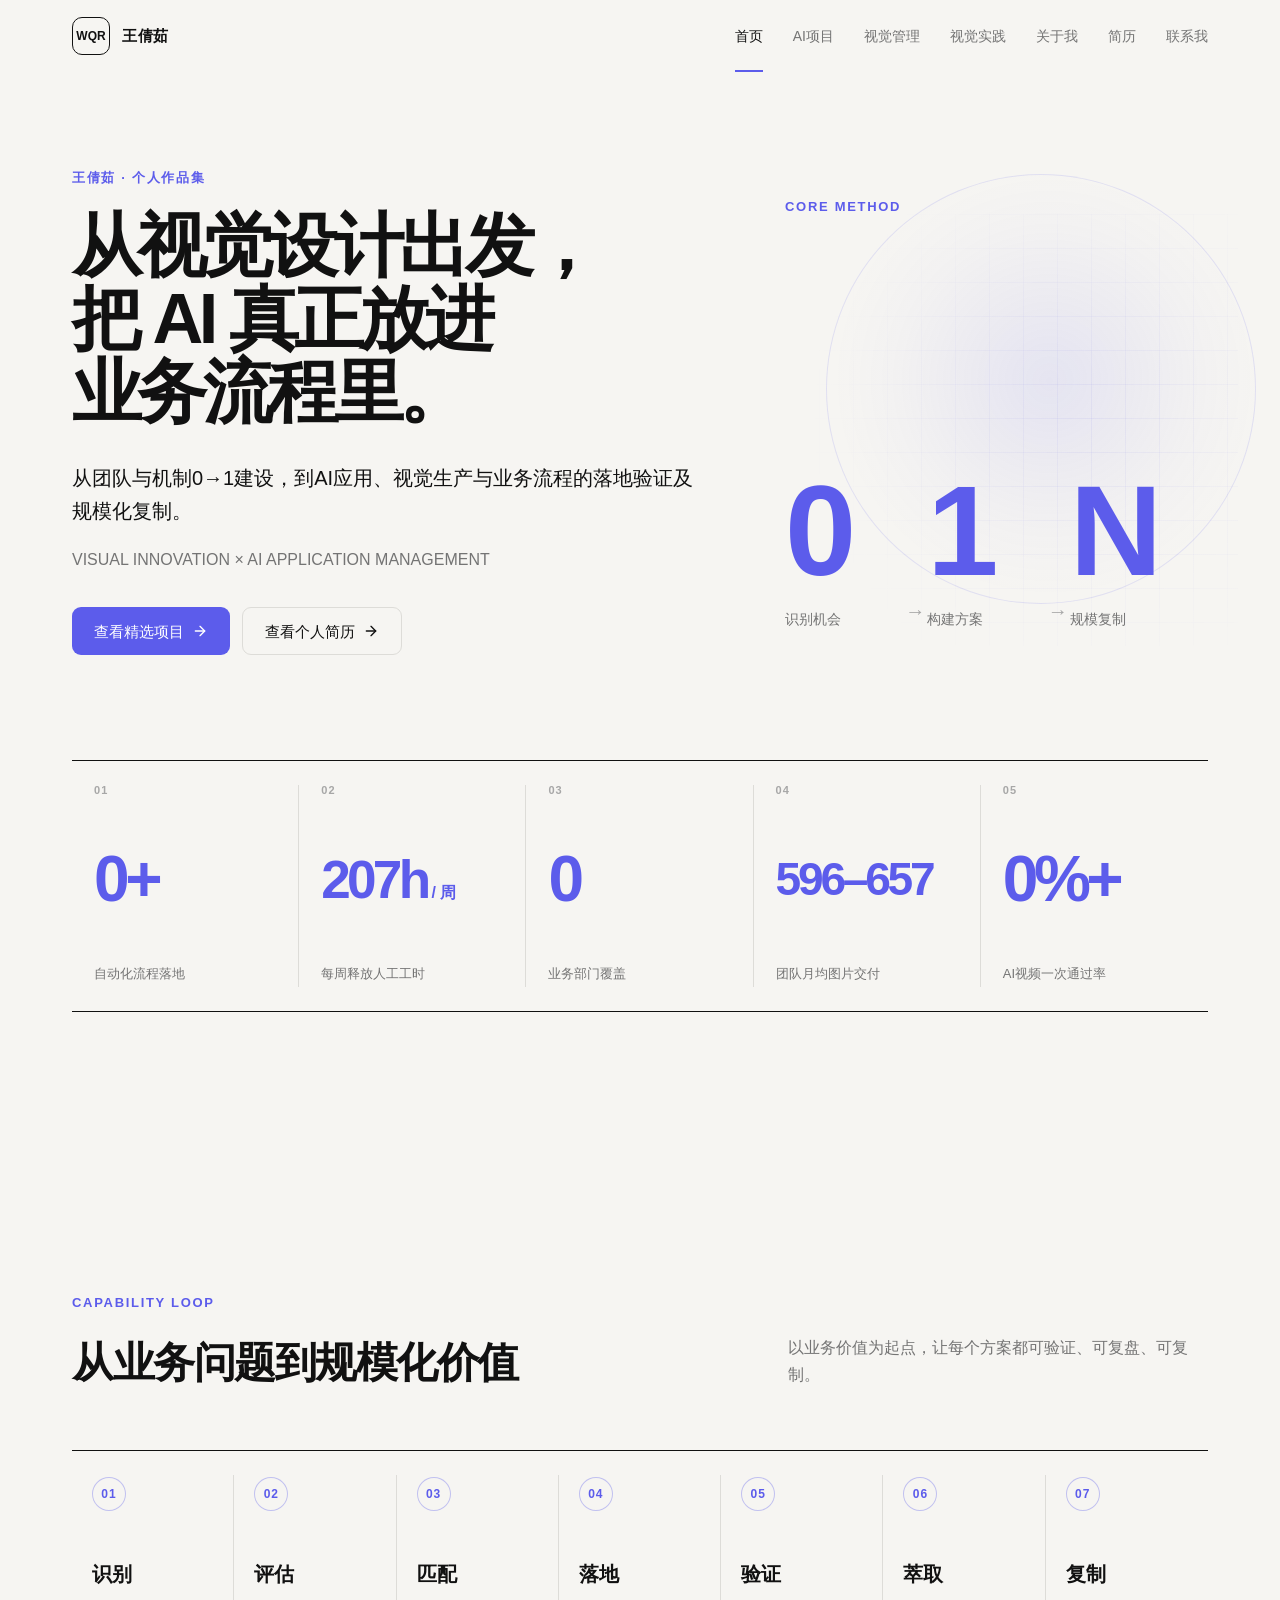
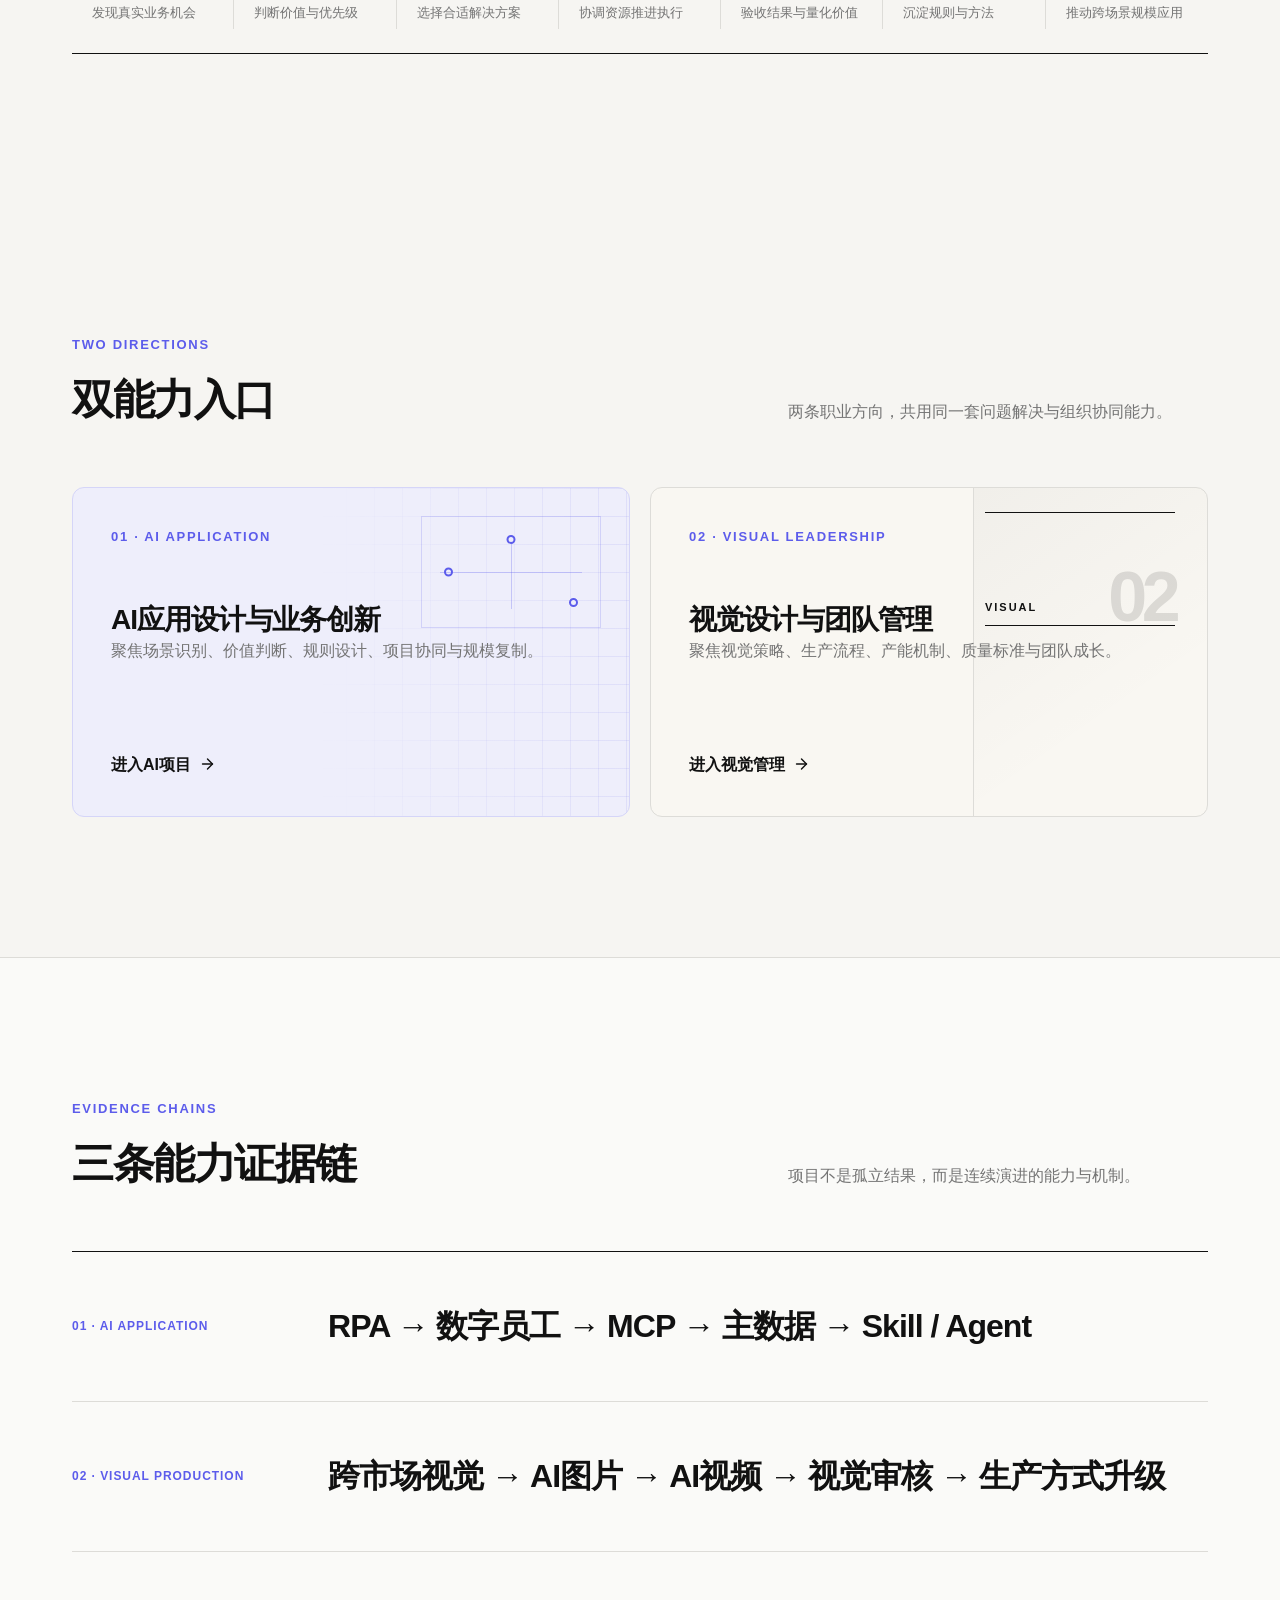
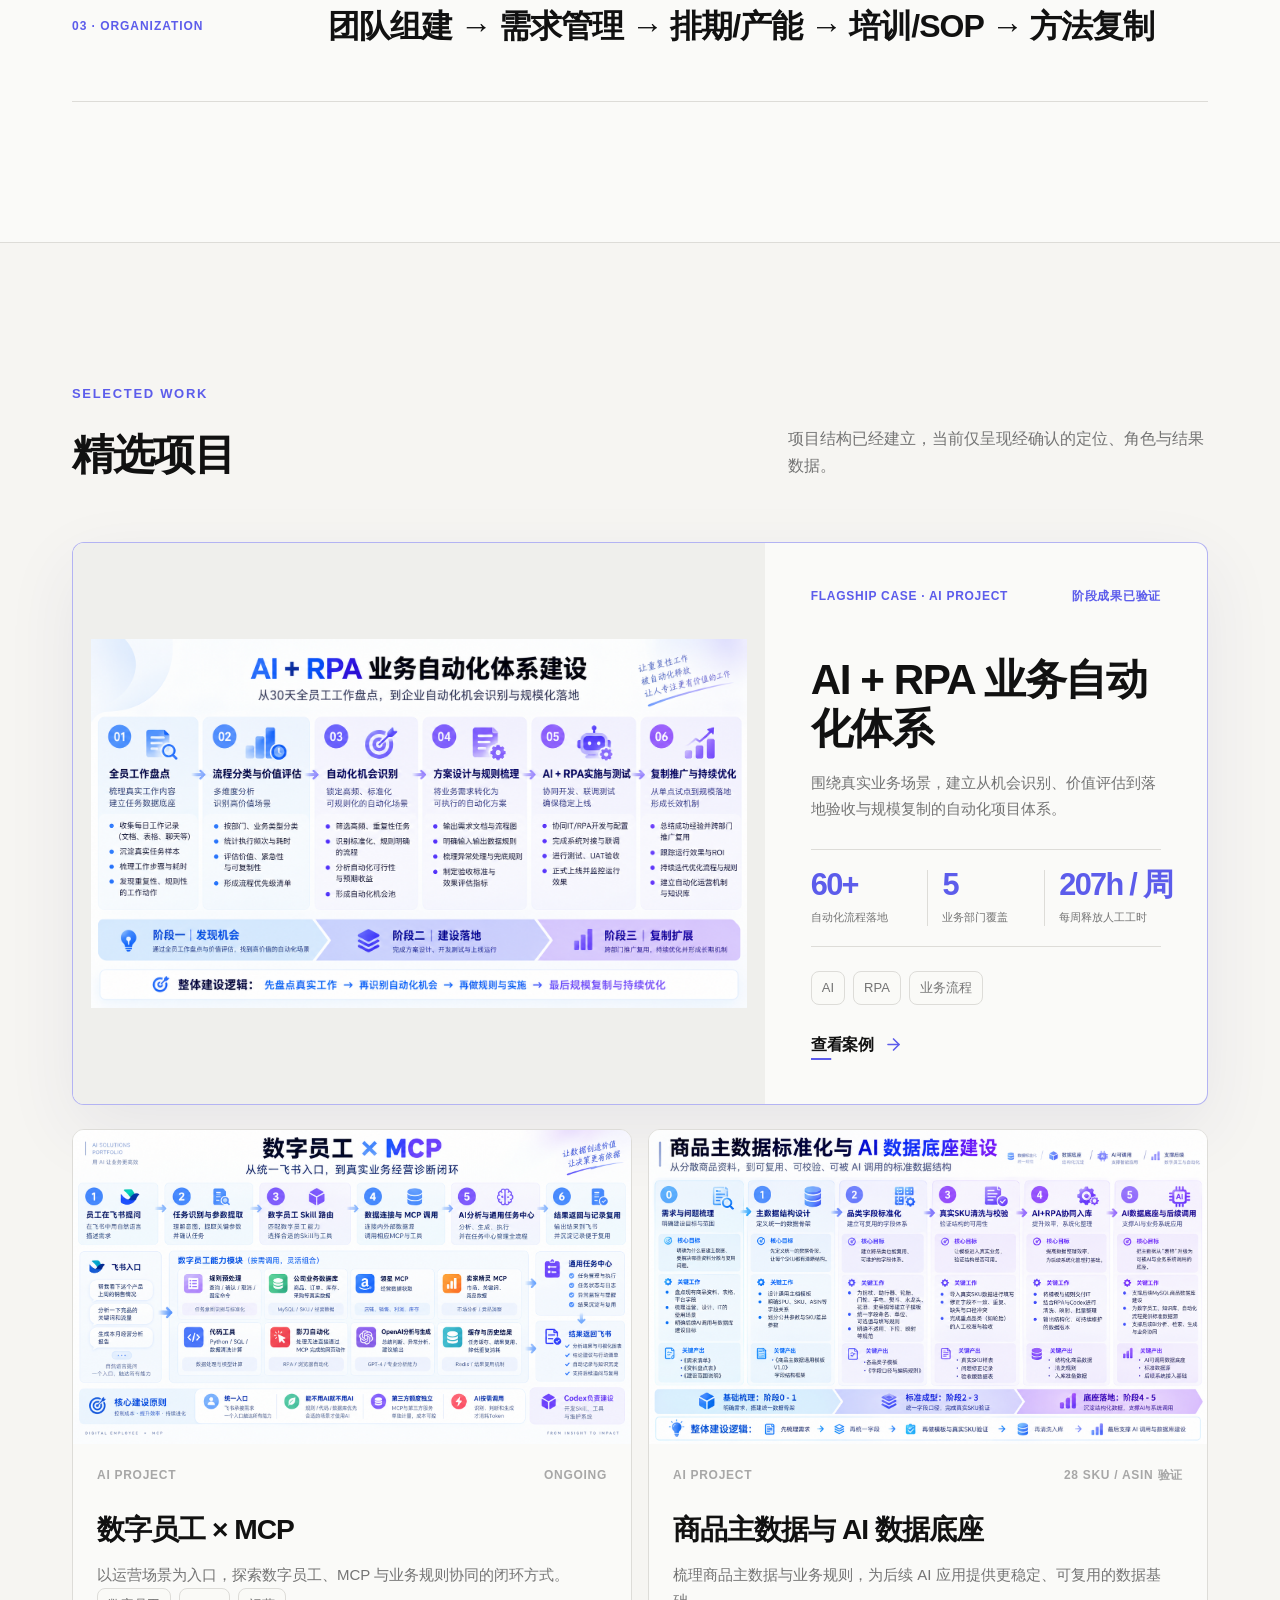
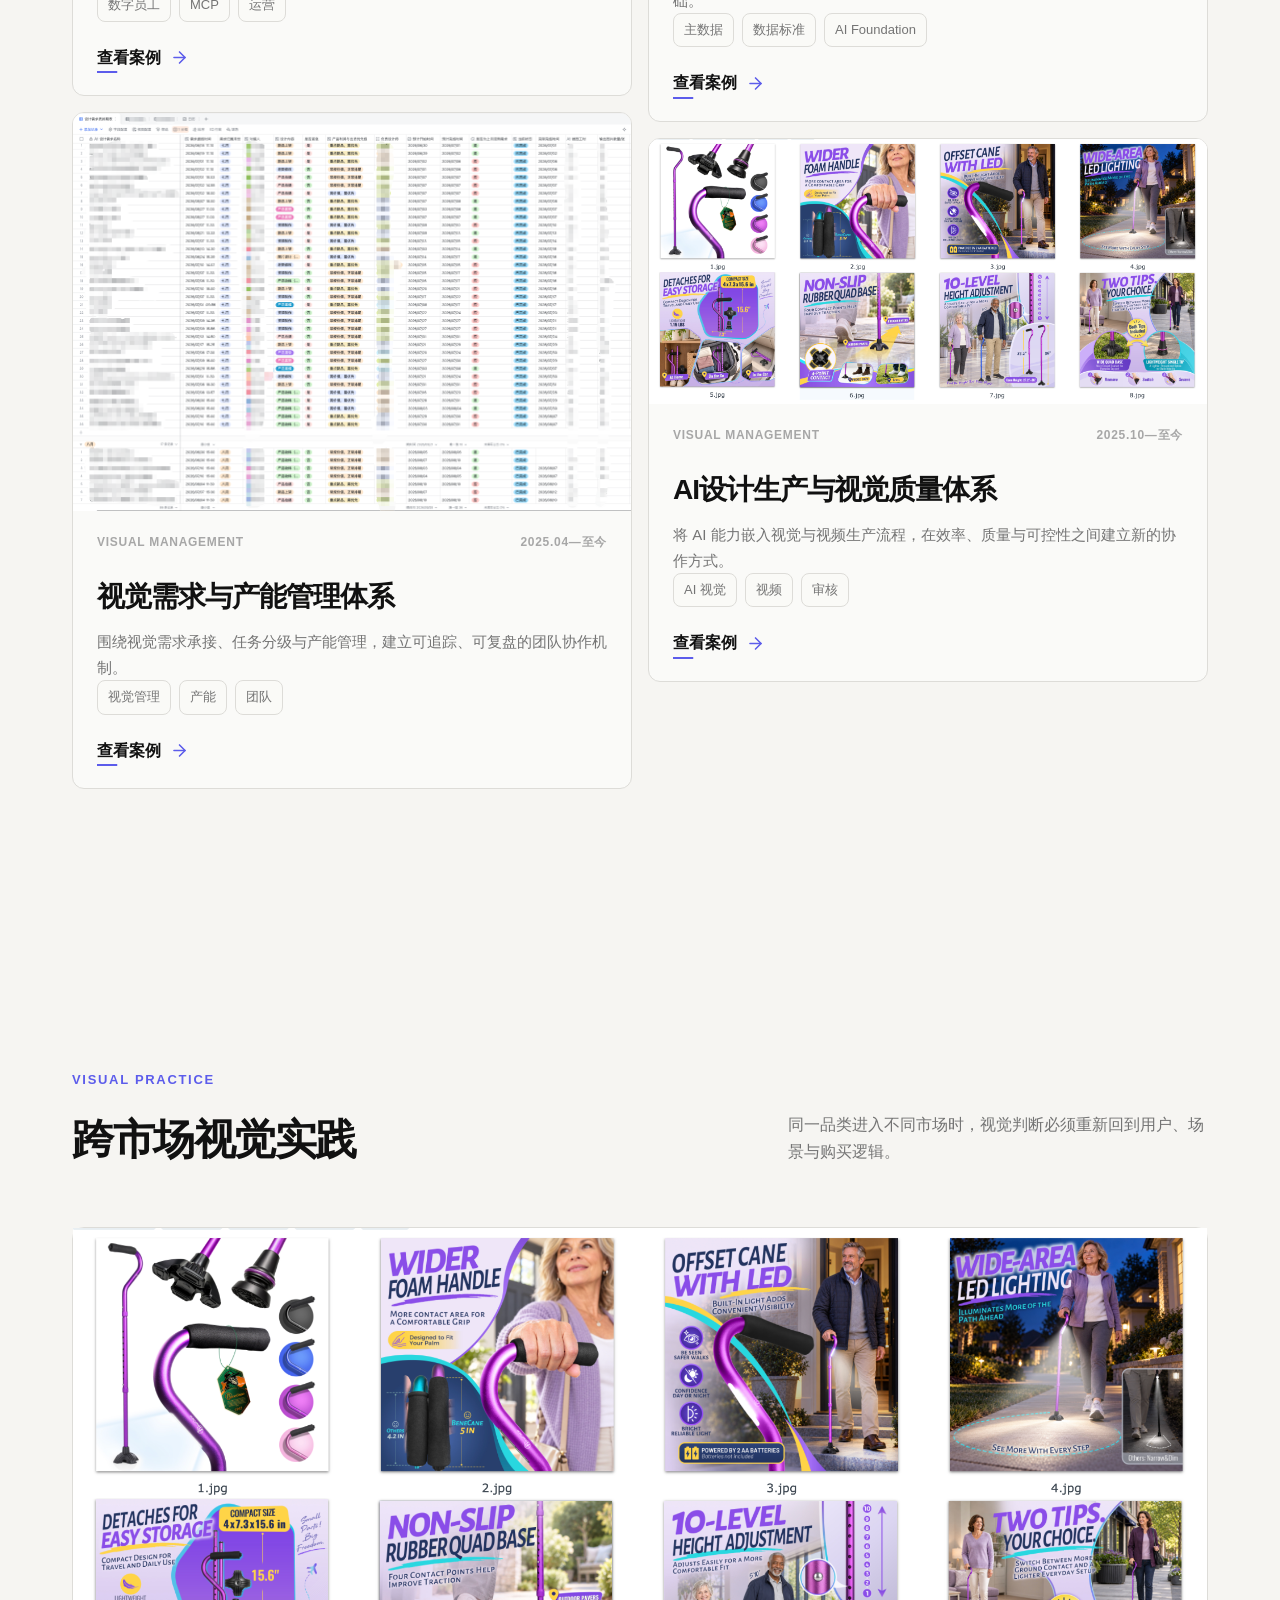
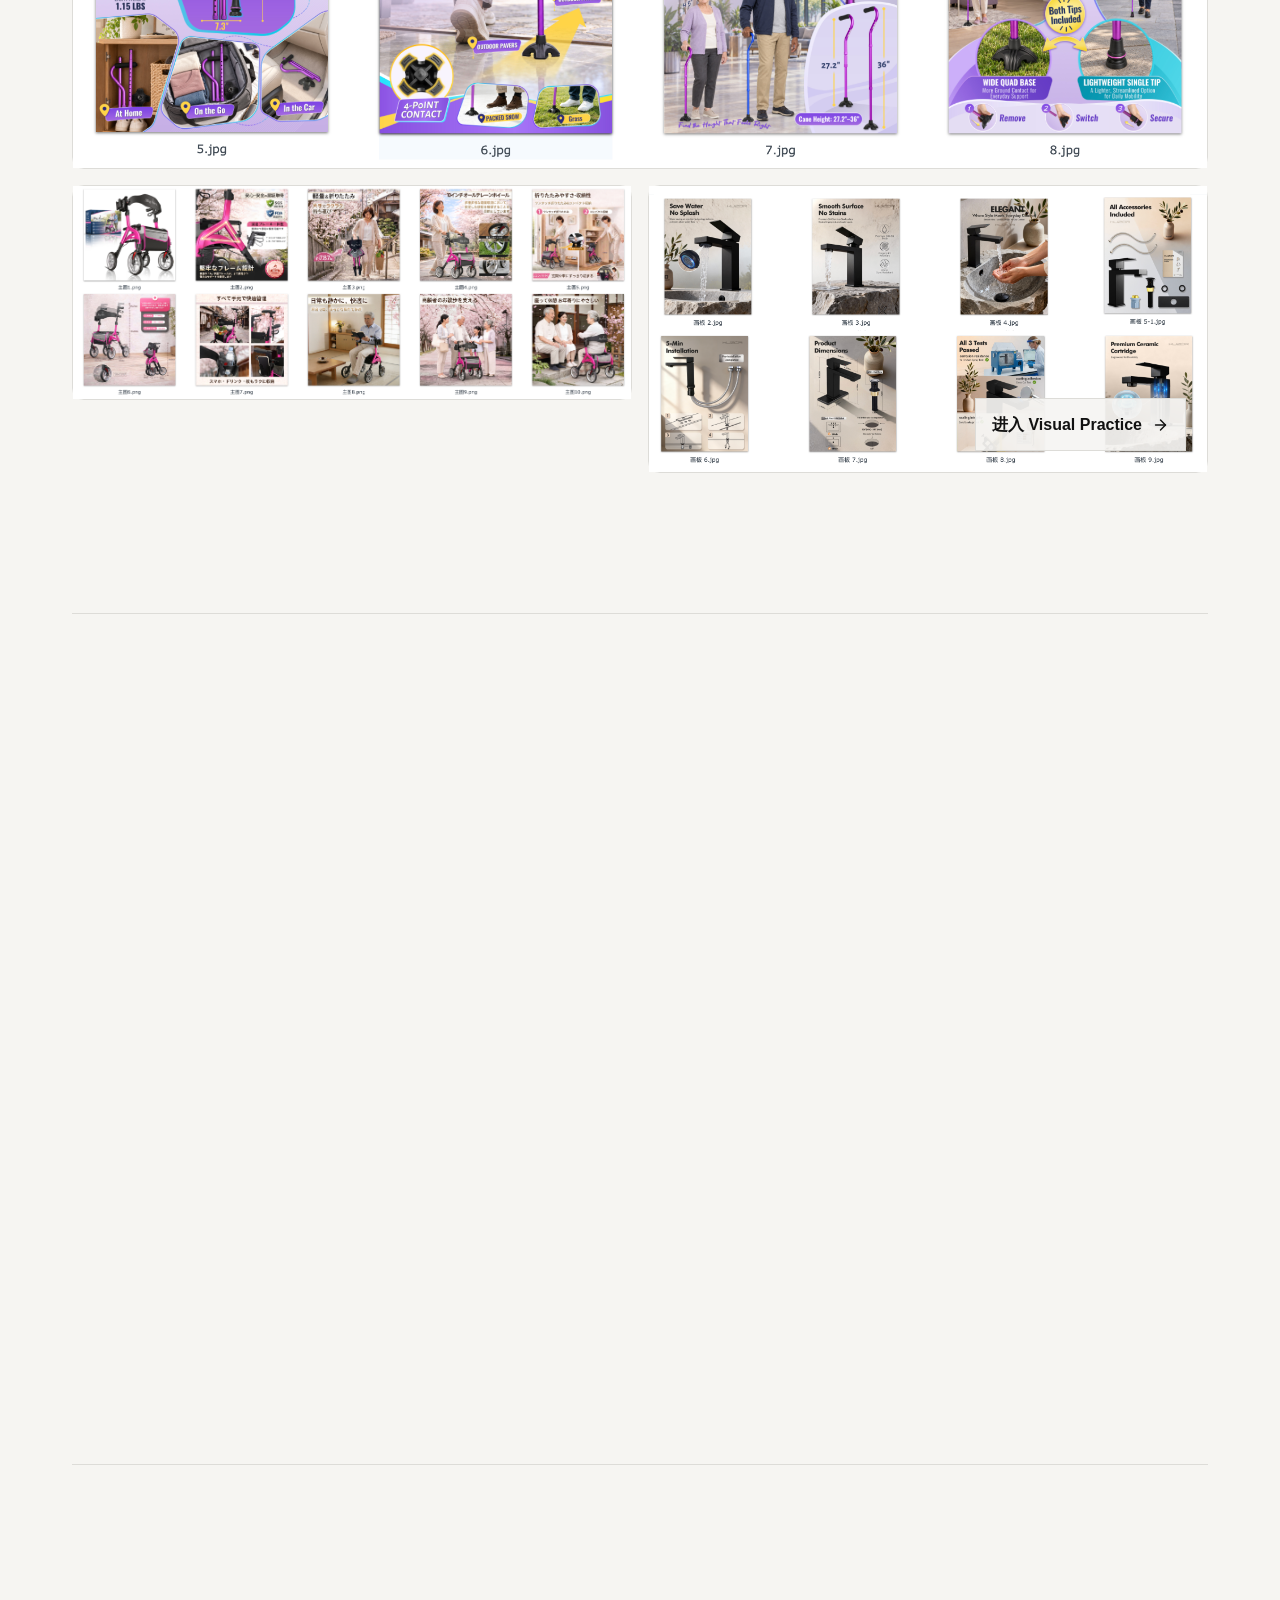
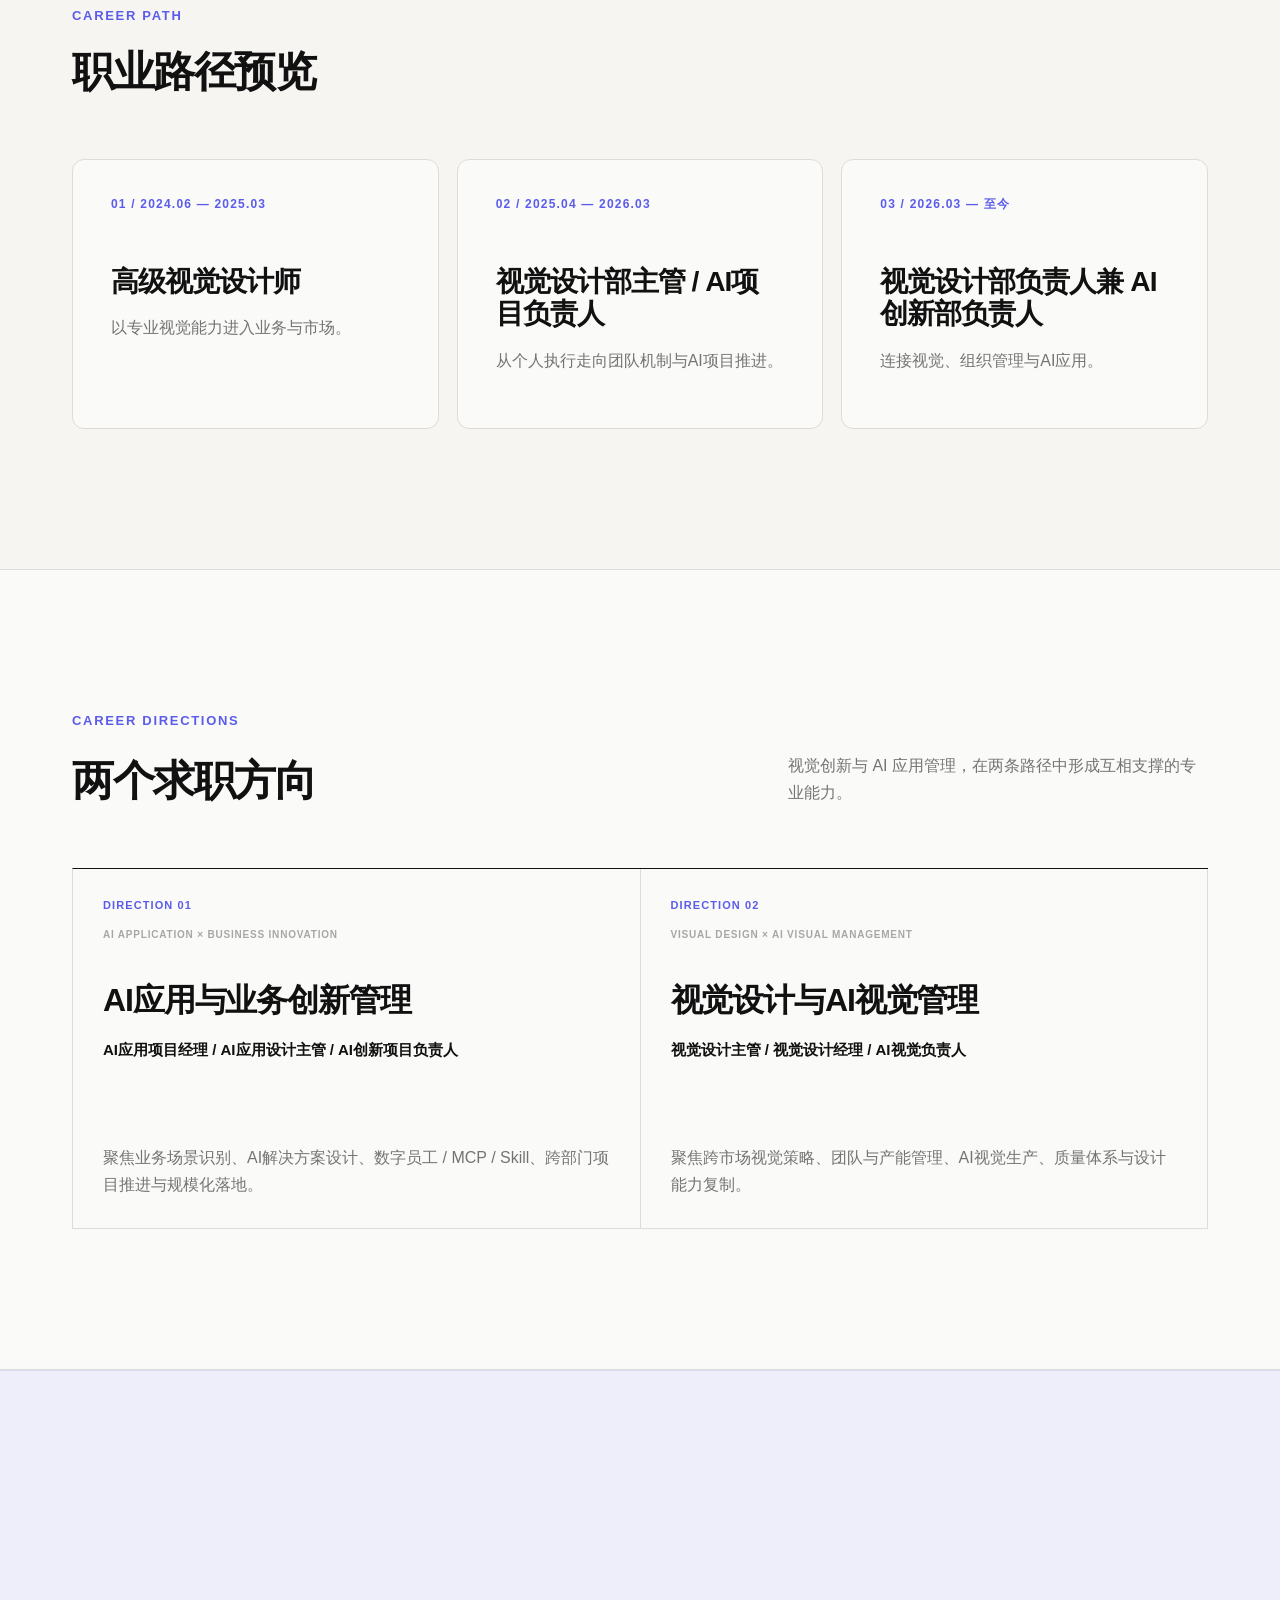
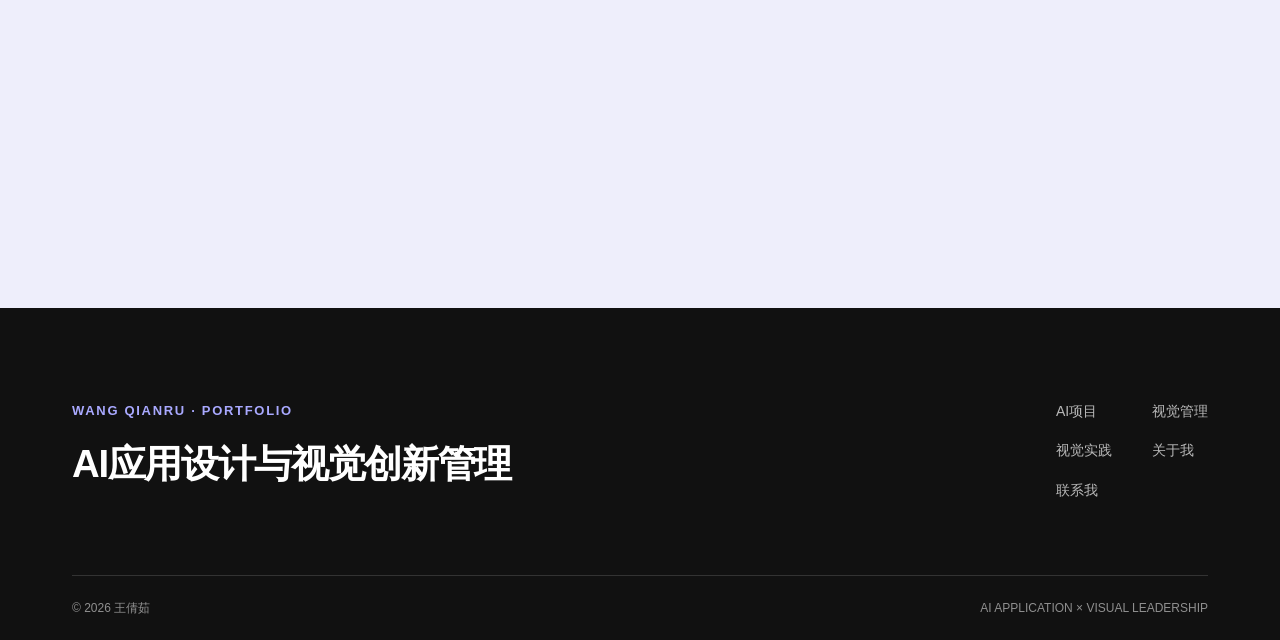
<file: index.html>
<!DOCTYPE html><html lang="zh-CN"><head><meta charSet="utf-8"/><meta name="viewport" content="width=device-width, initial-scale=1"/><link rel="stylesheet" href="/_next/static/chunks/2fu8kl9dzmy-1.css" data-precedence="next"/><link rel="preload" as="script" fetchPriority="low" href="/_next/static/chunks/3__muui5h9rv7.js"/><script src="/_next/static/chunks/27-opqc9xg5w0.js" async=""></script><script src="/_next/static/chunks/219rqkmz9px26.js" async=""></script><script src="/_next/static/chunks/29pbeyprxkz70.js" async=""></script><script src="/_next/static/chunks/turbopack-2dl4k2-w7nwtn.js" async=""></script><script src="/_next/static/chunks/1s68bzxfwe3rn.js" async=""></script><script src="/_next/static/chunks/3g32w-y1h5htw.js" async=""></script><script src="/_next/static/chunks/44ib_tj9liyi7.js" async=""></script><title>王倩茹｜AI应用设计与视觉创新管理</title><meta name="description" content="王倩茹个人作品集，聚焦AI应用设计、RPA、MCP、数字员工、业务流程标准化、视觉设计管理与AI视觉生产。"/><link rel="shortcut icon" href="/favicon.svg"/><link rel="icon" href="/favicon.svg"/><script src="/_next/static/chunks/0cz1d0mv5g_q7.js" noModule=""></script></head><body class="antialiased"><div hidden=""><!--$--><!--/$--></div><header class="site-header "><div class="shell header-inner"><a class="wordmark" href="/" aria-label="王倩茹作品集首页"><span>WQR</span><strong>王倩茹</strong></a><nav class="desktop-nav" aria-label="主导航"><a class="is-active" href="/">首页</a><a class="" href="/ai-projects">AI项目</a><a class="" href="/visual-management">视觉管理</a><a class="" href="/visual-practice">视觉实践</a><a class="" href="/about">关于我</a><a class="" href="/resume">简历</a><a class="" href="/resume#contact">联系我</a></nav><button class="menu-button" type="button" aria-label="打开菜单" aria-expanded="false"><svg xmlns="http://www.w3.org/2000/svg" width="24" height="24" viewBox="0 0 24 24" fill="none" stroke="currentColor" stroke-width="2" stroke-linecap="round" stroke-linejoin="round" class="lucide lucide-menu" aria-hidden="true"><path d="M4 5h16"></path><path d="M4 12h16"></path><path d="M4 19h16"></path></svg></button></div></header><main><section class="home-hero shell"><div class="home-hero__copy" style="opacity:0;transform:translateY(20px)"><p class="eyebrow">王倩茹 · 个人作品集</p><h1>从视觉设计出发，<br/>把 AI 真正放进<br/>业务流程里。</h1><p class="hero-lead">从团队与机制0→1建设，到AI应用、视觉生产与业务流程的落地验证及规模化复制。</p><p class="hero-support">VISUAL INNOVATION × AI APPLICATION MANAGEMENT</p><div class="button-row"><a href="#featured-projects" data-slot="button" data-variant="default" data-size="lg" class="inline-flex shrink-0 items-center justify-center gap-2 text-sm font-medium whitespace-nowrap transition-all outline-none focus-visible:border-ring focus-visible:ring-[3px] focus-visible:ring-ring/50 disabled:pointer-events-none disabled:opacity-50 aria-invalid:border-destructive aria-invalid:ring-destructive/20 dark:aria-invalid:ring-destructive/40 [&amp;_svg]:pointer-events-none [&amp;_svg]:shrink-0 [&amp;_svg:not([class*=&#x27;size-&#x27;])]:size-4 bg-primary text-primary-foreground hover:bg-primary/90 h-10 rounded-md px-6 has-[&gt;svg]:px-4 primary-button">查看精选项目<svg xmlns="http://www.w3.org/2000/svg" width="24" height="24" viewBox="0 0 24 24" fill="none" stroke="currentColor" stroke-width="2" stroke-linecap="round" stroke-linejoin="round" class="lucide lucide-arrow-right" aria-hidden="true"><path d="M5 12h14"></path><path d="m12 5 7 7-7 7"></path></svg></a><a href="/resume" data-slot="button" data-variant="outline" data-size="lg" class="inline-flex shrink-0 items-center justify-center gap-2 text-sm font-medium whitespace-nowrap transition-all outline-none focus-visible:border-ring focus-visible:ring-[3px] focus-visible:ring-ring/50 disabled:pointer-events-none disabled:opacity-50 aria-invalid:border-destructive aria-invalid:ring-destructive/20 dark:aria-invalid:ring-destructive/40 [&amp;_svg]:pointer-events-none [&amp;_svg]:shrink-0 [&amp;_svg:not([class*=&#x27;size-&#x27;])]:size-4 border bg-background shadow-xs hover:bg-accent hover:text-accent-foreground dark:border-input dark:bg-input/30 dark:hover:bg-input/50 h-10 rounded-md px-6 has-[&gt;svg]:px-4 secondary-button">查看个人简历<svg xmlns="http://www.w3.org/2000/svg" width="24" height="24" viewBox="0 0 24 24" fill="none" stroke="currentColor" stroke-width="2" stroke-linecap="round" stroke-linejoin="round" class="lucide lucide-arrow-right" aria-hidden="true"><path d="M5 12h14"></path><path d="m12 5 7 7-7 7"></path></svg></a></div></div><div class="home-hero__visual" style="opacity:0;transform:translateY(20px)"><p class="visual-note">CORE METHOD</p><div class="zero-one-n "><div class="zero-stage"><div class="zero-stage__number" style="color:#A7A7A7;opacity:0.4">0</div><span>识别机会</span><span class="zero-arrow" aria-hidden="true">→</span></div><div class="zero-stage"><div class="zero-stage__number" style="color:#A7A7A7;opacity:0.4">1</div><span>构建方案</span><span class="zero-arrow" aria-hidden="true">→</span></div><div class="zero-stage"><div class="zero-stage__number" style="color:#A7A7A7;opacity:0.4">N</div><span>规模复制</span></div></div></div></section><section class="metrics-section shell section-pad" aria-label="核心数据"><div class="" style="opacity:0;transform:translateY(20px)"><div class="home-metrics"><div class="home-metric"><span class="home-metric__index">01</span><strong><span>0<!-- -->+</span></strong><span class="home-metric__label">自动化流程落地</span></div><div class="home-metric"><span class="home-metric__index">02</span><strong><span>0<!-- -->h</span><small> / 周</small></strong><span class="home-metric__label">每周释放人工工时</span></div><div class="home-metric"><span class="home-metric__index">03</span><strong><span>0</span></strong><span class="home-metric__label">业务部门覆盖</span></div><div class="home-metric"><span class="home-metric__index">04</span><strong>596–657</strong><span class="home-metric__label">团队月均图片交付</span></div><div class="home-metric"><span class="home-metric__index">05</span><strong><span>0<!-- -->%+</span></strong><span class="home-metric__label">AI视频一次通过率</span></div></div></div></section><section class="shell section-pad" id="content"><div class="section-header" style="opacity:0;transform:translateY(20px)"><p class="eyebrow">CAPABILITY LOOP</p><div class="section-header__row"><h2>从业务问题到规模化价值</h2><p>以业务价值为起点，让每个方案都可验证、可复盘、可复制。</p></div></div><div class="home-process" style="opacity:0;transform:translateY(20px)"><div class="process-rail"><div class="process-node" style="border-color:#DDDCD8;color:#747474;opacity:0.45;transform:translateY(14px)"><span class="process-node__index">01</span><strong>识别</strong><p class="process-node__description">发现真实业务机会</p></div><div class="process-node" style="border-color:#DDDCD8;color:#747474;opacity:0.45;transform:translateY(14px)"><span class="process-node__index">02</span><strong>评估</strong><p class="process-node__description">判断价值与优先级</p></div><div class="process-node" style="border-color:#DDDCD8;color:#747474;opacity:0.45;transform:translateY(14px)"><span class="process-node__index">03</span><strong>匹配</strong><p class="process-node__description">选择合适解决方案</p></div><div class="process-node" style="border-color:#DDDCD8;color:#747474;opacity:0.45;transform:translateY(14px)"><span class="process-node__index">04</span><strong>落地</strong><p class="process-node__description">协调资源推进执行</p></div><div class="process-node" style="border-color:#DDDCD8;color:#747474;opacity:0.45;transform:translateY(14px)"><span class="process-node__index">05</span><strong>验证</strong><p class="process-node__description">验收结果与量化价值</p></div><div class="process-node" style="border-color:#DDDCD8;color:#747474;opacity:0.45;transform:translateY(14px)"><span class="process-node__index">06</span><strong>萃取</strong><p class="process-node__description">沉淀规则与方法</p></div><div class="process-node" style="border-color:#DDDCD8;color:#747474;opacity:0.45;transform:translateY(14px)"><span class="process-node__index">07</span><strong>复制</strong><p class="process-node__description">推动跨场景规模应用</p></div></div></div></section><section class="shell section-pad"><div class="section-header" style="opacity:0;transform:translateY(20px)"><p class="eyebrow">TWO DIRECTIONS</p><div class="section-header__row"><h2>双能力入口</h2><p>两条职业方向，共用同一套问题解决与组织协同能力。</p></div></div><div class="dual-entry-grid"><div class="entry-card entry-card--ai" style="opacity:0;transform:translateY(20px)"><div class="entry-card__system" aria-hidden="true"><span></span><span></span><span></span></div><p class="eyebrow">01 · AI APPLICATION</p><h3>AI应用设计与业务创新</h3><p>聚焦场景识别、价值判断、规则设计、项目协同与规模复制。</p><a href="/ai-projects">进入AI项目 <svg xmlns="http://www.w3.org/2000/svg" width="24" height="24" viewBox="0 0 24 24" fill="none" stroke="currentColor" stroke-width="2" stroke-linecap="round" stroke-linejoin="round" class="lucide lucide-arrow-right" aria-hidden="true"><path d="M5 12h14"></path><path d="m12 5 7 7-7 7"></path></svg></a></div><div class="entry-card entry-card--visual" style="opacity:0;transform:translateY(20px)"><div class="entry-card__editorial" aria-hidden="true"><span>VISUAL</span><strong>02</strong></div><p class="eyebrow">02 · VISUAL LEADERSHIP</p><h3>视觉设计与团队管理</h3><p>聚焦视觉策略、生产流程、产能机制、质量标准与团队成长。</p><a href="/visual-management">进入视觉管理 <svg xmlns="http://www.w3.org/2000/svg" width="24" height="24" viewBox="0 0 24 24" fill="none" stroke="currentColor" stroke-width="2" stroke-linecap="round" stroke-linejoin="round" class="lucide lucide-arrow-right" aria-hidden="true"><path d="M5 12h14"></path><path d="m12 5 7 7-7 7"></path></svg></a></div></div></section><section class="surface-section section-pad"><div class="shell"><div class="section-header" style="opacity:0;transform:translateY(20px)"><p class="eyebrow">EVIDENCE CHAINS</p><div class="section-header__row"><h2>三条能力证据链</h2><p>项目不是孤立结果，而是连续演进的能力与机制。</p></div></div><div class="evidence-chains"><div class="evidence-chain" style="opacity:0;transform:translateY(20px)"><span>01 · AI APPLICATION</span><strong>RPA → 数字员工 → MCP → 主数据 → Skill / Agent</strong></div><div class="evidence-chain" style="opacity:0;transform:translateY(20px)"><span>02 · VISUAL PRODUCTION</span><strong>跨市场视觉 → AI图片 → AI视频 → 视觉审核 → 生产方式升级</strong></div><div class="evidence-chain" style="opacity:0;transform:translateY(20px)"><span>03 · ORGANIZATION</span><strong>团队组建 → 需求管理 → 排期/产能 → 培训/SOP → 方法复制</strong></div></div></div></section><section class="shell section-pad" id="featured-projects"><div class="section-header" style="opacity:0;transform:translateY(20px)"><p class="eyebrow">SELECTED WORK</p><div class="section-header__row"><h2>精选项目</h2><p>项目结构已经建立，当前仅呈现经确认的定位、角色与结果数据。</p></div></div><div class="featured-projects"><article class="project-card project-card--ai-rpa-automation project-card--large"><a href="/projects/ai-rpa-automation" aria-label="查看项目：AI + RPA 业务自动化体系建设"><div class="project-card__media"><img class="project-card__image project-card__image--contain" src="/images/portfolio/case01/case01-overview-ai-rpa-automation.png" alt="AI + RPA 业务自动化体系真实项目素材" loading="lazy"/></div><div class="project-card__content"><div class="project-card__meta"><span>FLAGSHIP CASE · AI PROJECT</span><span>阶段成果已验证</span></div><h3>AI + RPA 业务自动化体系</h3><p>围绕真实业务场景，建立从机会识别、价值评估到落地验收与规模复制的自动化项目体系。</p><div class="project-card__metrics" aria-label="项目关键成果"><div><strong>60+</strong><span>自动化流程落地</span></div><div><strong>5</strong><span>业务部门覆盖</span></div><div><strong>207h / 周</strong><span>每周释放人工工时</span></div></div><div class="tag-row"><span class="tag">AI</span><span class="tag">RPA</span><span class="tag">业务流程</span></div><span class="card-link">查看案例 <svg xmlns="http://www.w3.org/2000/svg" width="24" height="24" viewBox="0 0 24 24" fill="none" stroke="currentColor" stroke-width="2" stroke-linecap="round" stroke-linejoin="round" class="lucide lucide-arrow-right" aria-hidden="true"><path d="M5 12h14"></path><path d="m12 5 7 7-7 7"></path></svg></span></div></a></article><div class="featured-project-columns"><div class="featured-project-column"><article class="project-card project-card--digital-employee-mcp "><a href="/projects/digital-employee-mcp" aria-label="查看项目：数字员工 × MCP"><div class="project-card__media"><img class="project-card__image project-card__image--contain" src="/images/portfolio/case02/case02-overview-digital-employee-mcp.png" alt="数字员工 × MCP真实项目素材" loading="lazy"/></div><div class="project-card__content"><div class="project-card__meta"><span>AI PROJECT</span><span>ONGOING</span></div><h3>数字员工 × MCP</h3><p>以运营场景为入口，探索数字员工、MCP 与业务规则协同的闭环方式。</p><div class="tag-row"><span class="tag">数字员工</span><span class="tag">MCP</span><span class="tag">运营</span></div><span class="card-link">查看案例 <svg xmlns="http://www.w3.org/2000/svg" width="24" height="24" viewBox="0 0 24 24" fill="none" stroke="currentColor" stroke-width="2" stroke-linecap="round" stroke-linejoin="round" class="lucide lucide-arrow-right" aria-hidden="true"><path d="M5 12h14"></path><path d="m12 5 7 7-7 7"></path></svg></span></div></a></article><article class="project-card project-card--visual-capacity-management "><a href="/projects/visual-capacity-management" aria-label="查看项目：视觉设计需求与产能管理体系"><div class="project-card__media"><img class="project-card__image project-card__image--contain" src="/images/portfolio/case04/case04-03-monthly-schedule.png" alt="视觉需求与产能管理体系真实项目素材" loading="lazy"/></div><div class="project-card__content"><div class="project-card__meta"><span>VISUAL MANAGEMENT</span><span>2025.04—至今</span></div><h3>视觉需求与产能管理体系</h3><p>围绕视觉需求承接、任务分级与产能管理，建立可追踪、可复盘的团队协作机制。</p><div class="tag-row"><span class="tag">视觉管理</span><span class="tag">产能</span><span class="tag">团队</span></div><span class="card-link">查看案例 <svg xmlns="http://www.w3.org/2000/svg" width="24" height="24" viewBox="0 0 24 24" fill="none" stroke="currentColor" stroke-width="2" stroke-linecap="round" stroke-linejoin="round" class="lucide lucide-arrow-right" aria-hidden="true"><path d="M5 12h14"></path><path d="m12 5 7 7-7 7"></path></svg></span></div></a></article></div><div class="featured-project-column"><article class="project-card project-card--product-master-data "><a href="/projects/product-master-data" aria-label="查看项目：商品主数据标准化与 AI 数据底座建设"><div class="project-card__media"><img class="project-card__image project-card__image--contain" src="/images/portfolio/case03/case03-overview-product-master-data-ai-base.png" alt="商品主数据与 AI 数据底座真实项目素材" loading="lazy"/></div><div class="project-card__content"><div class="project-card__meta"><span>AI PROJECT</span><span>28 SKU / ASIN 验证</span></div><h3>商品主数据与 AI 数据底座</h3><p>梳理商品主数据与业务规则，为后续 AI 应用提供更稳定、可复用的数据基础。</p><div class="tag-row"><span class="tag">主数据</span><span class="tag">数据标准</span><span class="tag">AI Foundation</span></div><span class="card-link">查看案例 <svg xmlns="http://www.w3.org/2000/svg" width="24" height="24" viewBox="0 0 24 24" fill="none" stroke="currentColor" stroke-width="2" stroke-linecap="round" stroke-linejoin="round" class="lucide lucide-arrow-right" aria-hidden="true"><path d="M5 12h14"></path><path d="m12 5 7 7-7 7"></path></svg></span></div></a></article><article class="project-card project-card--ai-visual-video "><a href="/projects/ai-visual-video" aria-label="查看项目：AI设计生产与视觉质量体系"><div class="project-card__media"><figure class="visual-project-board visual-project-board--preview"><div class="visual-project-board__image"><img src="/images/portfolio/case05/visual-production/case05-vp-01-us-purple-led-cane.png" alt="AI设计生产与视觉质量体系真实项目素材" loading="lazy"/></div></figure></div><div class="project-card__content"><div class="project-card__meta"><span>VISUAL MANAGEMENT</span><span>2025.10—至今</span></div><h3>AI设计生产与视觉质量体系</h3><p>将 AI 能力嵌入视觉与视频生产流程，在效率、质量与可控性之间建立新的协作方式。</p><div class="tag-row"><span class="tag">AI 视觉</span><span class="tag">视频</span><span class="tag">审核</span></div><span class="card-link">查看案例 <svg xmlns="http://www.w3.org/2000/svg" width="24" height="24" viewBox="0 0 24 24" fill="none" stroke="currentColor" stroke-width="2" stroke-linecap="round" stroke-linejoin="round" class="lucide lucide-arrow-right" aria-hidden="true"><path d="M5 12h14"></path><path d="m12 5 7 7-7 7"></path></svg></span></div></a></article></div></div></div></section><section class="shell section-pad"><div class="section-header" style="opacity:0;transform:translateY(20px)"><p class="eyebrow">VISUAL PRACTICE</p><div class="section-header__row"><h2>跨市场视觉实践</h2><p>同一品类进入不同市场时，视觉判断必须重新回到用户、场景与购买逻辑。</p></div></div><a class="home-visual-practice" href="/visual-practice"><div class="home-visual-practice__large" style="opacity:0;transform:translateY(20px)"><figure class="visual-project-board visual-project-board--preview"><div class="visual-project-board__image"><img src="/images/portfolio/case05/visual-production/case05-vp-01-us-purple-led-cane.png" alt="美国紫色带灯拐杖视觉实践" loading="lazy"/></div></figure></div><div class="" style="opacity:0;transform:translateY(20px)"><figure class="visual-project-board visual-project-board--preview"><div class="visual-project-board__image"><img src="/images/portfolio/case05/visual-production/case05-vp-02-jp-pink-rollator.png" alt="日本粉色助行器视觉实践" loading="lazy"/></div></figure></div><div class="" style="opacity:0;transform:translateY(20px)"><figure class="visual-project-board visual-project-board--preview"><div class="visual-project-board__image"><img src="/images/portfolio/case05/visual-production/case05-vp-05-eu-us-black-faucet.png" alt="欧美黑色水龙头视觉实践" loading="lazy"/></div></figure></div><span>进入 Visual Practice <svg xmlns="http://www.w3.org/2000/svg" width="24" height="24" viewBox="0 0 24 24" fill="none" stroke="currentColor" stroke-width="2" stroke-linecap="round" stroke-linejoin="round" class="lucide lucide-arrow-right" aria-hidden="true"><path d="M5 12h14"></path><path d="m12 5 7 7-7 7"></path></svg></span></a></section><section class="shell section-pad about-preview about-preview--reveal"><div class="about-preview__copy" style="opacity:0;transform:translateY(20px)"><p class="eyebrow">ABOUT ME</p><h2>把模糊的问题变成清晰的方案，再推动它真正落地。</h2><p>我的能力交汇于视觉设计、团队管理与 AI 应用：既关注方案是否成立，也关注协作能否推进、价值能否验证，以及成果能否成为组织能力。</p><div class="tag-row"><span class="tag">视觉设计</span><span class="tag">团队管理</span><span class="tag">AI应用</span></div><a href="/about" data-slot="button" data-variant="outline" data-size="lg" class="inline-flex shrink-0 items-center justify-center gap-2 text-sm font-medium whitespace-nowrap transition-all outline-none focus-visible:border-ring focus-visible:ring-[3px] focus-visible:ring-ring/50 disabled:pointer-events-none disabled:opacity-50 aria-invalid:border-destructive aria-invalid:ring-destructive/20 dark:aria-invalid:ring-destructive/40 [&amp;_svg]:pointer-events-none [&amp;_svg]:shrink-0 [&amp;_svg:not([class*=&#x27;size-&#x27;])]:size-4 border bg-background shadow-xs hover:bg-accent hover:text-accent-foreground dark:border-input dark:bg-input/30 dark:hover:bg-input/50 h-10 rounded-md px-6 has-[&gt;svg]:px-4 secondary-button">了解更多<svg xmlns="http://www.w3.org/2000/svg" width="24" height="24" viewBox="0 0 24 24" fill="none" stroke="currentColor" stroke-width="2" stroke-linecap="round" stroke-linejoin="round" class="lucide lucide-arrow-right" aria-hidden="true"><path d="M5 12h14"></path><path d="m12 5 7 7-7 7"></path></svg></a></div><div class="" style="opacity:0;transform:translateY(20px)"><div class="mouse-reveal"><div class="mouse-reveal__media" aria-hidden="true"><figure><img src="/images/portfolio/case01/case01-01-timesheet-cleaning.png" alt="" loading="lazy"/><figcaption>工作盘点</figcaption></figure><figure><img src="/images/portfolio/case02/case02-03-real-asin-execution.png" alt="" loading="lazy"/><figcaption>数字员工</figcaption></figure><figure><img src="/images/portfolio/case03/case03-05-final-tire-table.png" alt="" loading="lazy"/><figcaption>商品数据库</figcaption></figure><figure><img src="/images/portfolio/case05/visual-production/case05-vp-01-us-purple-led-cane.png" alt="" loading="lazy"/><figcaption>AI视觉</figcaption></figure></div><div class="mouse-reveal__sequence"><div><span>01</span><strong>模糊问题</strong></div><div><span>02</span><strong>清晰判断</strong></div><div><span>03</span><strong>可执行方案</strong></div><div><span>04</span><strong>推动落地</strong></div></div><p class="mouse-reveal__hint">MOVE TO REVEAL EVIDENCE</p></div></div></section><section class="shell section-pad"><div class="section-header" style="opacity:0;transform:translateY(20px)"><p class="eyebrow">CAREER PATH</p><div class="section-header__row"><h2>职业路径预览</h2></div></div><div class="timeline-preview"><div class="capability-card" style="opacity:0;transform:translateY(20px)"><span>01 / 2024.06 — 2025.03</span><h3>高级视觉设计师</h3><p>以专业视觉能力进入业务与市场。</p></div><div class="capability-card" style="opacity:0;transform:translateY(20px)"><span>02 / 2025.04 — 2026.03</span><h3>视觉设计部主管 / AI项目负责人</h3><p>从个人执行走向团队机制与AI项目推进。</p></div><div class="capability-card" style="opacity:0;transform:translateY(20px)"><span>03 / 2026.03 — 至今</span><h3>视觉设计部负责人兼 AI 创新部负责人</h3><p>连接视觉、组织管理与AI应用。</p></div></div></section><section class="surface-section section-pad"><div class="shell"><div class="section-header" style="opacity:0;transform:translateY(20px)"><p class="eyebrow">CAREER DIRECTIONS</p><div class="section-header__row"><h2>两个求职方向</h2><p>视觉创新与 AI 应用管理，在两条路径中形成互相支撑的专业能力。</p></div></div><div class="career-directions"><div class="career-direction" style="opacity:0;transform:translateY(20px)"><span>DIRECTION 01</span><p>AI APPLICATION × BUSINESS INNOVATION</p><h3>AI应用与业务创新管理</h3><strong>AI应用项目经理 / AI应用设计主管 / AI创新项目负责人</strong><p>聚焦业务场景识别、AI解决方案设计、数字员工 / MCP / Skill、跨部门项目推进与规模化落地。</p></div><div class="career-direction" style="opacity:0;transform:translateY(20px)"><span>DIRECTION 02</span><p>VISUAL DESIGN × AI VISUAL MANAGEMENT</p><h3>视觉设计与AI视觉管理</h3><strong>视觉设计主管 / 视觉设计经理 / AI视觉负责人</strong><p>聚焦跨市场视觉策略、团队与产能管理、AI视觉生产、质量体系与设计能力复制。</p></div></div></div></section><section class="cta-section"><div class="shell cta-inner" style="opacity:0;transform:translateY(20px)"><p class="eyebrow">NEXT CONVERSATION</p><h2>用AI解决真实问题，用设计放大业务价值</h2><div class="button-row"><a href="/resume#contact" data-slot="button" data-variant="default" data-size="lg" class="inline-flex shrink-0 items-center justify-center gap-2 text-sm font-medium whitespace-nowrap transition-all outline-none focus-visible:border-ring focus-visible:ring-[3px] focus-visible:ring-ring/50 disabled:pointer-events-none disabled:opacity-50 aria-invalid:border-destructive aria-invalid:ring-destructive/20 dark:aria-invalid:ring-destructive/40 [&amp;_svg]:pointer-events-none [&amp;_svg]:shrink-0 [&amp;_svg:not([class*=&#x27;size-&#x27;])]:size-4 bg-primary text-primary-foreground hover:bg-primary/90 h-10 rounded-md px-6 has-[&gt;svg]:px-4 primary-button">联系我<svg xmlns="http://www.w3.org/2000/svg" width="24" height="24" viewBox="0 0 24 24" fill="none" stroke="currentColor" stroke-width="2" stroke-linecap="round" stroke-linejoin="round" class="lucide lucide-arrow-right" aria-hidden="true"><path d="M5 12h14"></path><path d="m12 5 7 7-7 7"></path></svg></a><a href="/resume" data-slot="button" data-variant="outline" data-size="lg" class="inline-flex shrink-0 items-center justify-center gap-2 text-sm font-medium whitespace-nowrap transition-all outline-none focus-visible:border-ring focus-visible:ring-[3px] focus-visible:ring-ring/50 disabled:pointer-events-none disabled:opacity-50 aria-invalid:border-destructive aria-invalid:ring-destructive/20 dark:aria-invalid:ring-destructive/40 [&amp;_svg]:pointer-events-none [&amp;_svg]:shrink-0 [&amp;_svg:not([class*=&#x27;size-&#x27;])]:size-4 border bg-background shadow-xs hover:bg-accent hover:text-accent-foreground dark:border-input dark:bg-input/30 dark:hover:bg-input/50 h-10 rounded-md px-6 has-[&gt;svg]:px-4 secondary-button">查看简历<svg xmlns="http://www.w3.org/2000/svg" width="24" height="24" viewBox="0 0 24 24" fill="none" stroke="currentColor" stroke-width="2" stroke-linecap="round" stroke-linejoin="round" class="lucide lucide-arrow-right" aria-hidden="true"><path d="M5 12h14"></path><path d="m12 5 7 7-7 7"></path></svg></a></div></div></section></main><!--$--><!--/$--><footer class="site-footer"><div class="shell footer-grid"><div><p class="eyebrow">WANG QIANRU · PORTFOLIO</p><h2>AI应用设计与视觉创新管理</h2></div><div class="footer-links"><a href="/ai-projects">AI项目</a><a href="/visual-management">视觉管理</a><a href="/visual-practice">视觉实践</a><a href="/about">关于我</a><a href="/resume#contact">联系我</a></div></div><div class="shell footer-meta"><span>© <!-- -->2026<!-- --> 王倩茹</span><span>AI APPLICATION × VISUAL LEADERSHIP</span></div></footer><script src="/_next/static/chunks/3__muui5h9rv7.js" id="_R_" async=""></script><script>(self.__next_f=self.__next_f||[]).push([0])</script><script>self.__next_f.push([1,"1:\"$Sreact.fragment\"\n2:I[48303,[\"/_next/static/chunks/1s68bzxfwe3rn.js\"],\"SiteHeader\"]\n3:I[61332,[\"/_next/static/chunks/1s68bzxfwe3rn.js\"],\"default\"]\n4:I[96422,[\"/_next/static/chunks/1s68bzxfwe3rn.js\"],\"default\"]\n5:I[63632,[\"/_next/static/chunks/1s68bzxfwe3rn.js\",\"/_next/static/chunks/3g32w-y1h5htw.js\",\"/_next/static/chunks/44ib_tj9liyi7.js\"],\"Reveal\"]\n6:I[89102,[\"/_next/static/chunks/1s68bzxfwe3rn.js\",\"/_next/static/chunks/3g32w-y1h5htw.js\",\"/_next/static/chunks/44ib_tj9liyi7.js\"],\"PrimaryLink\"]\n7:I[89102,[\"/_next/static/chunks/1s68bzxfwe3rn.js\",\"/_next/static/chunks/3g32w-y1h5htw.js\",\"/_next/static/chunks/44ib_tj9liyi7.js\"],\"SecondaryLink\"]\n8:I[63632,[\"/_next/static/chunks/1s68bzxfwe3rn.js\",\"/_next/static/chunks/3g32w-y1h5htw.js\",\"/_next/static/chunks/44ib_tj9liyi7.js\"],\"ZeroOneN\"]\n9:I[89102,[\"/_next/static/chunks/1s68bzxfwe3rn.js\",\"/_next/static/chunks/3g32w-y1h5htw.js\",\"/_next/static/chunks/44ib_tj9liyi7.js\"],\"HomeMetrics\"]\na:I[89102,[\"/_next/static/chunks/1s68bzxfwe3rn.js\",\"/_next/static/chunks/3g32w-y1h5htw.js\",\"/_next/static/chunks/44ib_tj9liyi7.js\"],\"SectionHeader\"]\nb:I[63632,[\"/_next/static/chunks/1s68bzxfwe3rn.js\",\"/_next/static/chunks/3g32w-y1h5htw.js\",\"/_next/static/chunks/44ib_tj9liyi7.js\"],\"ProcessRail\"]\nc:I[33196,[\"/_next/static/chunks/1s68bzxfwe3rn.js\",\"/_next/static/chunks/3g32w-y1h5htw.js\",\"/_next/static/chunks/44ib_tj9liyi7.js\"],\"default\"]\n19:I[3395,[\"/_next/static/chunks/1s68bzxfwe3rn.js\"],\"default\",1]\n:HL[\"/_next/static/chunks/2fu8kl9dzmy-1.css\",\"style\"]\n0:{\"P\":null,\"c\":[\"\",\"\"],\"q\":\"\",\"i\":false,\"f\":[[[\"\",{\"children\":[\"__PAGE__\",{},\"$undefined\",\"$undefined\",4608]},\"$undefined\",\"$undefined\",4624],[[\"$\",\"$1\",\"c\",{\"children\":[[[\"$\",\"link\",\"0\",{\"rel\":\"stylesheet\",\"href\":\"/_next/static/chunks/2fu8kl9dzmy-1.css\",\"precedence\":\"next\",\"crossOrigin\":\"$undefined\",\"nonce\":\"$undefined\"}],[\"$\",\"script\",\"script-0\",{\"src\":\"/_next/static/chunks/1s68bzxfwe3rn.js\",\"async\":true,\"nonce\":\"$undefined\"}]],[\"$\",\"html\",null,{\"lang\":\"zh-CN\",\"children\":[\"$\",\"body\",null,{\"className\":\"antialiased\",\"children\":[[\"$\",\"$L2\",null,{}],[\"$\",\"$L3\",null,{\"parallelRouterKey\":\"children\",\"error\":\"$undefined\",\"errorStyles\":\"$undefined\",\"errorScripts\":\"$undefined\",\"template\":[\"$\",\"$L4\",null,{}],\"templateStyles\":\"$undefined\",\"templateScripts\":\"$undefined\",\"notFound\":[[[\"$\",\"title\",null,{\"children\":\"404: This page could not be found.\"}],[\"$\",\"div\",null,{\"style\":{\"fontFamily\":\"system-ui,\\\"Segoe UI\\\",Roboto,Helvetica,Arial,sans-serif,\\\"Apple Color Emoji\\\",\\\"Segoe UI Emoji\\\"\",\"height\":\"100vh\",\"textAlign\":\"center\",\"display\":\"flex\",\"flexDirection\":\"column\",\"alignItems\":\"center\",\"justifyContent\":\"center\"},\"children\":[\"$\",\"div\",null,{\"children\":[[\"$\",\"style\",null,{\"dangerouslySetInnerHTML\":{\"__html\":\"body{color:#000;background:#fff;margin:0}.next-error-h1{border-right:1px solid rgba(0,0,0,.3)}@media (prefers-color-scheme:dark){body{color:#fff;background:#000}.next-error-h1{border-right:1px solid rgba(255,255,255,.3)}}\"}}],[\"$\",\"h1\",null,{\"className\":\"next-error-h1\",\"style\":{\"display\":\"inline-block\",\"margin\":\"0 20px 0 0\",\"padding\":\"0 23px 0 0\",\"fontSize\":24,\"fontWeight\":500,\"verticalAlign\":\"top\",\"lineHeight\":\"49px\"},\"children\":404}],[\"$\",\"div\",null,{\"style\":{\"display\":\"inline-block\"},\"children\":[\"$\",\"h2\",null,{\"style\":{\"fontSize\":14,\"fontWeight\":400,\"lineHeight\":\"49px\",\"margin\":0},\"children\":\"This page could not be found.\"}]}]]}]}]],[]],\"forbidden\":\"$undefined\",\"unauthorized\":\"$undefined\"}],[\"$\",\"footer\",null,{\"className\":\"site-footer\",\"children\":[[\"$\",\"div\",null,{\"className\":\"shell footer-grid\",\"children\":[[\"$\",\"div\",null,{\"children\":[[\"$\",\"p\",null,{\"className\":\"eyebrow\",\"children\":\"WANG QIANRU · PORTFOLIO\"}],[\"$\",\"h2\",null,{\"children\":\"AI应用设计与视觉创新管理\"}]]}],[\"$\",\"div\",null,{\"className\":\"footer-links\",\"children\":[[\"$\",\"a\",null,{\"href\":\"/ai-projects\",\"children\":\"AI项目\"}],[\"$\",\"a\",null,{\"href\":\"/visual-management\",\"children\":\"视觉管理\"}],[\"$\",\"a\",null,{\"href\":\"/visual-practice\",\"children\":\"视觉实践\"}],[\"$\",\"a\",null,{\"href\":\"/about\",\"children\":\"关于我\"}],[\"$\",\"a\",null,{\"href\":\"/resume#contact\",\"children\":\"联系我\"}]]}]]}],[\"$\",\"div\",null,{\"className\":\"shell footer-meta\",\"children\":[[\"$\",\"span\",null,{\"children\":[\"© \",2026,\" 王倩茹\"]}],[\"$\",\"span\",null,{\"children\":\"AI APPLICATION × VISUAL LEADERSHIP\"}]]}]]}]]}]}]]}],{\"children\":[[\"$\",\"$1\",\"c\",{\"children\":[[\"$\",\"main\",null,{\"children\":[[\"$\",\"section\",null,{\"className\":\"home-hero shell\",\"children\":[[\"$\",\"$L5\",null,{\"className\":\"home-hero__copy\",\"children\":[[\"$\",\"p\",null,{\"className\":\"eyebrow\",\"children\":\"王倩茹 · 个人作品集\"}],[\"$\",\"h1\",null,{\"children\":[\"从视觉设计出发，\",[\"$\",\"br\",null,{}],\"把 AI 真正放进\",[\"$\",\"br\",null,{}],\"业务流程里。\"]}],[\"$\",\"p\",null,{\"className\":\"hero-lead\",\"children\":\"从团队与机制0→1建设，到AI应用、视觉生产与业务流程的落地验证及规模化复制。\"}],[\"$\",\"p\",null,{\"className\":\"hero-support\",\"children\":\"VISUAL INNOVATION × AI APPLICATION MANAGEMENT\"}],[\"$\",\"div\",null,{\"className\":\"button-row\",\"children\":[[\"$\",\"$L6\",null,{\"href\":\"#featured-projects\",\"children\":\"查看精选项目\"}],[\"$\",\"$L7\",null,{\"href\":\"/resume\",\"children\":\"查看个人简历\"}]]}]]}],[\"$\",\"$L5\",null,{\"className\":\"home-hero__visual\",\"delay\":0.12,\"children\":[[\"$\",\"p\",null,{\"className\":\"visual-note\",\"children\":\"CORE METHOD\"}],[\"$\",\"$L8\",null,{}]]}]]}],[\"$\",\"section\",null,{\"className\":\"metrics-section shell section-pad\",\"aria-label\":\"核心数据\",\"children\":[\"$\",\"$L5\",null,{\"children\":[\"$\",\"$L9\",null,{}]}]}],[\"$\",\"section\",null,{\"className\":\"shell section-pad\",\"id\":\"content\",\"children\":[[\"$\",\"$La\",null,{\"eyebrow\":\"CAPABILITY LOOP\",\"title\":\"从业务问题到规模化价值\",\"intro\":\"以业务价值为起点，让每个方案都可验证、可复盘、可复制。\"}],[\"$\",\"$L5\",null,{\"className\":\"home-process\",\"children\":[\"$\",\"$Lb\",null,{\"steps\":[{\"title\":\"识别\",\"description\":\"发现真实业务机会\"},{\"title\":\"评估\",\"description\":\"判断价值与优先级\"},{\"title\":\"匹配\",\"description\":\"选择合适解决方案\"},{\"title\":\"落地\",\"description\":\"协调资源推进执行\"},{\"title\":\"验证\",\"description\":\"验收结果与量化价值\"},{\"title\":\"萃取\",\"description\":\"沉淀规则与方法\"},{\"title\":\"复制\",\"description\":\"推动跨场景规模应用\"}]}]}]]}],[\"$\",\"section\",null,{\"className\":\"shell section-pad\",\"children\":[[\"$\",\"$La\",null,{\"eyebrow\":\"TWO DIRECTIONS\",\"title\":\"双能力入口\",\"intro\":\"两条职业方向，共用同一套问题解决与组织协同能力。\"}],[\"$\",\"div\",null,{\"className\":\"dual-entry-grid\",\"children\":[[\"$\",\"$L5\",null,{\"className\":\"entry-card entry-card--ai\",\"children\":[[\"$\",\"div\",null,{\"className\":\"entry-card__system\",\"aria-hidden\":\"true\",\"children\":[[\"$\",\"span\",null,{}],[\"$\",\"span\",null,{}],[\"$\",\"span\",null,{}]]}],[\"$\",\"p\",null,{\"className\":\"eyebrow\",\"children\":\"01 · AI APPLICATION\"}],[\"$\",\"h3\",null,{\"children\":\"AI应用设计与业务创新\"}],[\"$\",\"p\",null,{\"children\":\"聚焦场景识别、价值判断、规则设计、项目协同与规模复制。\"}],[\"$\",\"a\",null,{\"href\":\"/ai-projects\",\"children\":[\"进入AI项目 \",[\"$\",\"$Lc\",null,{\"ref\":\"$undefined\",\"icon\":{\"name\":\"arrow-right\",\"size\":24,\"node\":[[\"path\",{\"d\":\"M5 12h14\",\"key\":\"1ays0h\"}],[\"path\",{\"d\":\"m12 5 7 7-7 7\",\"key\":\"xquz4c\"}]]},\"className\":\"$undefined\",\"aria-hidden\":\"true\"}]]}]]}],\"$Ld\"]}]]}],\"$Le\",\"$Lf\",\"$L10\",\"$L11\",\"$L12\",\"$L13\",\"$L14\"]}],[\"$L15\",\"$L16\"],\"$L17\"]}],{},null,false,null]},null,false,null],\"$L18\",false]],\"m\":\"$undefined\",\"G\":[\"$19\",[\"$L1a\"]],\"S\":true,\"h\":null,\"r\":\"$undefined\",\"s\":\"$undefined\",\"a\":\"$undefined\",\"l\":\"$undefined\",\"p\":\"$undefined\",\"d\":\"$undefined\",\"b\":\"PM53SQdBdrkE1sqryoRLJ\"}\n1b:I[89102,[\"/_next/static/chunks/1s68bzxfwe3rn.js\",\"/_next/static/chunks/3g32w-y1h5htw.js\",\"/_next/static/chunks/44ib_tj9liyi7.js\"],\"ProjectCard\"]\n1d:I[2735,[\"/_next/static/chunks/1s68bzxfwe3rn.js\",\"/_next/static/chunks/3g32w-y1h5htw.js\",\"/_next/static/chunks/44ib_tj9liyi7.js\"],\"VisualProjectBoard\"]\n1e:I[89102,[\"/_next/static/chunks/1s68bzxfwe3rn.js\",\"/_next/static/chunks/3g32w-y1h5htw.js\",\"/_next/static/chunks/44ib_tj9liyi7.js\"],\"Tag\"]\n1f:I[54453,[\"/_next/static/chunks/1s68bzxfwe3rn.js\",\"/_next/static/chunks/3g32w-y1h5htw.js\",\"/_next/static/chunks/44ib_tj9liyi7.js\"],\"MouseReveal\"]\n20:I[89102,[\"/_next/static/chunks/1s68bzxfwe3rn.js\",\"/_next/static/chunks/3g32w-y1h5htw.js\",\"/_next/static/chunks/44ib_tj9liyi7.js\"],\"CapabilityCard\"]\n21:I[89102,[\"/_next/static/chunks/1s68bzxfwe3rn.js\",\"/_next/static/chunks/3g32w-y1h5htw.js\",\"/_next/static/chunks/44ib_tj9liyi7.js\"],\"CrossPageCta\"]\n22:I[79672,[\"/_next/static/chunks/1s68bzxfwe3rn.js\"],\"OutletBoundary\"]\n23:\"$Sreact.suspense\"\n25:I[79672,[\"/_next/static/chunks/1s68bzxfwe3rn.js\"],\"ViewportBoundary\"]\n27:I[79672,[\"/_next/static/chunks/1s68bzxfwe3rn.js\"],\"MetadataBoundary\"]\nd:[\"$\",\"$L5\",null,{\"className\":\"entry-card entry-card--visual\",\"delay\":0.08,\"children\":[[\"$\",\"div\",null,{\"className\":\"entry-card__editorial\",\"aria-hidden\":\"true\",\"children\":[[\"$\",\"span\",null,{\"children\":\"VISUAL\"}],[\"$\",\"strong\",null,{\"children\":\"02\"}]]}],[\"$\",\"p\",null,{\"className\":\"eyebrow\",\"children\":\"02 · VISUAL LEADERSHIP\"}],[\"$\",\"h3\",null,{\"children\":\"视觉设计与团队管理\"}],[\"$\",\"p\",null,{\"children\":\"聚焦视觉策略、生产流程、产能机制、质量标准与团队成长。\"}],[\"$\",\"a\",null,{\"href\":\"/visual-management\",\"children\":[\"进入视觉管理 \",[\"$\",\"$Lc\",null,{\"ref\":\"$undefined\",\"icon\":\"$0:f:0:1:1:children:0:props:children:0:props:children:3:props:children:1:props:children:0:props:children:4:props:children:1:props:icon\",\"className\":\"$undefined\",\"aria-hidden\":\"true\"}]]}]]}]\ne:[\"$\",\"section\",null,{\"className\":\"surface-section section-pad\",\"children\":[\"$\",\"div\",null,{\"className\":\"shell\",\"children\":[[\"$\",\"$La\",null,{\"eyebrow\":\"EVIDENCE CHAINS\",\"title\":\"三条能力证据链\",\"intro\":\"项目不是孤立结果，而是连续演进的能力与机制。\"}],[\"$\",\"div\",null,{\"className\":\"evidence-chains\",\"children\":[[\"$\",\"$L5\",\"01 · AI APPLICATION\",{\"className\":\"evidence-chain\",\"children\":[[\"$\",\"span\",null,{\"children\":\"01 · AI APPLICATION\"}],[\"$\",\"strong\",null,{\"children\":\"RPA → 数字员工 → MCP → 主数据 → Skill / Agent\"}]]}],[\"$\",\"$L5\",\"02 · VISUAL PRODUCTION\",{\"className\":\"evidence-chain\",\"children\":[[\"$\",\"span\",null,{\"children\":\"02 · VISUAL PRODUCTION\"}],[\"$\",\"strong\",null,{\"children\":\"跨市场视觉 → AI图片 → AI视频 → 视觉审核 → 生产方式升级\"}]]}],[\"$\",\"$L5\",\"03 · ORGANIZATION\",{\"className\":\"evidence-chain\",\"children\":[[\"$\",\"span\",null,{\"children\":\"03 · ORGANIZATION\"}],[\"$\",\"strong\",null,{\"children\":\"团队组建 → 需求管理 → 排期/产能 → 培训/SOP → 方法复制\"}]]}]]}]]}]}]\nf:[\"$\",\"section\",null,{\"className\":\"shell section-pad\",\"id\":\"featured-projects\",\"children\":[[\"$\",\"$La\",null,{\"eyebrow\":\"SELECTED WORK\",\"title\":\"精选项目\",\"intro\":\"项目结构已经建立，当前仅呈现经确认的定位、角色与结果数据。\"}],[\"$\",\"div\",null,{\"className\":\"featured-projects\",\"children\":[[\"$\",\"$L1b\",null,{\"project\":{\"slug\":\"ai-rpa-automation\",\"title\":\"AI + RPA 业务自动化体系建设\",\"shortTitle\":\"AI + RPA 业务自动化体系\",\"category\":\"ai\",\"featured\":true,\"year\":\"阶段成果已验证\",\"role\":\"业务识别 · 方案设计 · 项目统筹\",\"summary\":\"围绕真实业务场景，建立从机会识别、价值评估到落地验收与规模复制的自动化项目体系。\",\"tags\":[\"AI\",\"RPA\",\"业务流程\",\"0→1→N\"],\"metrics\":[{\"value\":\"60+\",\"label\":\"自动化流程落地\"},{\"value\":\"5\",\"label\":\"业务部门覆盖\"},{\"value\":\"207h / 周\",\"label\":\"每周释放人工工时\"}],\"coverLabel\":\"自动化需求与项目工作台\",\"coverSrc\":\"/images/portfolio/case01/case01-overview-ai-rpa-automation.png\",\"coverFit\":\"contain\",\"sections\":[{\"id\":\"background\",\"title\":\"项目背景\",\"kind\":\"statement\",\"summary\":\"AI + RPA 业务自动化体系建设围绕岗位中的具体任务识别AI机会，并以真实业务价值决定验证顺序。\"},{\"id\":\"problem\",\"title\":\"问题定义\",\"kind\":\"text\",\"summary\":\"先明确业务输入、规则边界、协作责任与可验收结果。\",\"items\":[\"真实岗位任务\",\"明确规则边界\",\"定义验收标准\"]},{\"id\":\"judgement\",\"title\":\"我的评估与判断\",\"kind\":\"statement\",\"summary\":\"以任务频次、判断成本、数据条件与业务风险评估验证价值。\"},{\"id\":\"solution\",\"title\":\"方案设计\",\"kind\":\"process\",\"summary\":\"从问题拆解到方案验证的最小闭环。\",\"items\":[\"识别机会\",\"拆解规则\",\"匹配方案\",\"验证价值\"]},{\"id\":\"role\",\"title\":\"我的角色\",\"kind\":\"text\",\"summary\":\"负责业务识别、需求拆解、规则设计、资源协调、验收与价值复盘；技术实现由对应专业角色协同完成。\"},{\"id\":\"process\",\"title\":\"项目推进过程\",\"kind\":\"process\",\"summary\":\"通过小步验证确认规则、结果与适用边界。\",\"items\":[\"任务输入\",\"规则判断\",\"原型验证\",\"业务验收\"]},{\"id\":\"challenge\",\"title\":\"关键挑战\",\"kind\":\"text\",\"summary\":\"在业务价值、实现成本、数据可信度与使用风险之间持续取舍。\"},{\"id\":\"outputs\",\"title\":\"关键产出物\",\"kind\":\"text\",\"summary\":\"沉淀任务规则、验收标准、协作边界与可复用的方法框架。\"},{\"id\":\"results\",\"title\":\"结果与量化价值\",\"kind\":\"metrics\",\"summary\":\"只以真实业务验收与使用反馈判断是否进入下一阶段。\"},{\"id\":\"extraction\",\"title\":\"价值萃取\",\"kind\":\"statement\",\"summary\":\"把单次验证中的判断规则整理为可复用的岗位Skill与协作方法。\"},{\"id\":\"scale\",\"title\":\"从 1 到 N\",\"kind\":\"process\",\"summary\":\"从单点验证走向标准沉淀与跨任务复用。\",\"items\":[\"单点验证\",\"标准沉淀\",\"跨场景复制\"]},{\"id\":\"retrospective\",\"title\":\"复盘与迭代\",\"kind\":\"text\",\"summary\":\"持续复盘真实使用反馈，明确适用边界并调整下一轮验证重点。\"},{\"id\":\"summary\",\"title\":\"项目总结\",\"kind\":\"statement\",\"summary\":\"AI工具只有进入真实岗位流程、形成可验收结果，才具备继续复制的价值。\"}]},\"large\":true}],[\"$\",\"div\",null,{\"className\":\"featured-project-columns\",\"children\":[[\"$\",\"div\",null,{\"className\":\"featured-project-column\",\"children\":[[\"$\",\"$L1b\",null,{\"project\":{\"slug\":\"digital-employee-mcp\",\"title\":\"数字员工 × MCP\",\"shortTitle\":\"数字员工 × MCP\",\"category\":\"ai\",\"featured\":true,\"year\":\"ONGOING\",\"role\":\"场景定义 · 规则设计 · 协同推进\",\"summary\":\"以运营场景为入口，探索数字员工、MCP 与业务规则协同的闭环方式。\",\"tags\":[\"数字员工\",\"MCP\",\"运营\",\"业务闭环\"],\"coverLabel\":\"数字员工整体架构\",\"coverSrc\":\"/images/portfolio/case02/case02-overview-digital-employee-mcp.png\",\"coverFit\":\"contain\",\"sections\":[{\"id\":\"background\",\"title\":\"项目背景\",\"kind\":\"statement\",\"summary\":\"运营数字员工 × MCP 业务闭环围绕岗位中的具体任务识别AI机会，并以真实业务价值决定验证顺序。\"},{\"id\":\"problem\",\"title\":\"问题定义\",\"kind\":\"text\",\"summary\":\"先明确业务输入、规则边界、协作责任与可验收结果。\",\"items\":[\"真实岗位任务\",\"明确规则边界\",\"定义验收标准\"]},{\"id\":\"judgement\",\"title\":\"我的评估与判断\",\"kind\":\"statement\",\"summary\":\"以任务频次、判断成本、数据条件与业务风险评估验证价值。\"},{\"id\":\"solution\",\"title\":\"方案设计\",\"kind\":\"process\",\"summary\":\"从问题拆解到方案验证的最小闭环。\",\"items\":[\"识别机会\",\"拆解规则\",\"匹配方案\",\"验证价值\"]},{\"id\":\"role\",\"title\":\"我的角色\",\"kind\":\"text\",\"summary\":\"负责业务识别、需求拆解、规则设计、资源协调、验收与价值复盘；技术实现由对应专业角色协同完成。\"},{\"id\":\"process\",\"title\":\"项目推进过程\",\"kind\":\"process\",\"summary\":\"通过小步验证确认规则、结果与适用边界。\",\"items\":[\"任务输入\",\"规则判断\",\"原型验证\",\"业务验收\"]},{\"id\":\"challenge\",\"title\":\"关键挑战\",\"kind\":\"text\",\"summary\":\"在业务价值、实现成本、数据可信度与使用风险之间持续取舍。\"},{\"id\":\"outputs\",\"title\":\"关键产出物\",\"kind\":\"text\",\"summary\":\"沉淀任务规则、验收标准、协作边界与可复用的方法框架。\"},{\"id\":\"results\",\"title\":\"结果与量化价值\",\"kind\":\"metrics\",\"summary\":\"只以真实业务验收与使用反馈判断是否进入下一阶段。\"},{\"id\":\"extraction\",\"title\":\"价值萃取\",\"kind\":\"statement\",\"summary\":\"把单次验证中的判断规则整理为可复用的岗位Skill与协作方法。\"},{\"id\":\"scale\",\"title\":\"从 1 到 N\",\"kind\":\"process\",\"summary\":\"从单点验证走向标准沉淀与跨任务复用。\",\"items\":[\"单点验证\",\"标准沉淀\",\"跨场景复制\"]},{\"id\":\"retrospective\",\"title\":\"复盘与迭代\",\"kind\":\"text\",\"summary\":\"持续复盘真实使用反馈，明确适用边界并调整下一轮验证重点。\"},{\"id\":\"summary\",\"title\":\"项目总结\",\"kind\":\"statement\",\"summary\":\"AI工具只有进入真实岗位流程、形成可验收结果，才具备继续复制的价值。\"}]}}],[\"$\",\"$L1b\",null,{\"project\":{\"slug\":\"visual-capacity-management\",\"title\":\"视觉设计需求与产能管理体系\",\"shortTitle\":\"视觉需求与产能管理体系\",\"category\":\"visual\",\"featured\":true,\"year\":\"2025.04—至今\",\"role\":\"视觉管理 · 机制设计 · 团队协同\",\"summary\":\"围绕视觉需求承接、任务分级与产能管理，建立可追踪、可复盘的团队协作机制。\",\"tags\":[\"视觉管理\",\"产能\",\"团队\",\"SOP\"],\"metrics\":[{\"value\":\"596–657\",\"label\":\"团队月均图片交付\"}],\"coverLabel\":\"视觉需求月度排期\",\"coverSrc\":\"/images/portfolio/case04/case04-03-monthly-schedule.png\",\"coverFit\":\"contain\",\"sections\":[{\"id\":\"background\",\"title\":\"项目背景\",\"kind\":\"statement\",\"summary\":\"视觉设计需求与产能管理体系围绕岗位中的具体任务识别AI机会，并以真实业务价值决定验证顺序。\"},{\"id\":\"problem\",\"title\":\"问题定义\",\"kind\":\"text\",\"summary\":\"先明确业务输入、规则边界、协作责任与可验收结果。\",\"items\":[\"真实岗位任务\",\"明确规则边界\",\"定义验收标准\"]},{\"id\":\"judgement\",\"title\":\"我的评估与判断\",\"kind\":\"statement\",\"summary\":\"以任务频次、判断成本、数据条件与业务风险评估验证价值。\"},{\"id\":\"solution\",\"title\":\"方案设计\",\"kind\":\"process\",\"summary\":\"从问题拆解到方案验证的最小闭环。\",\"items\":[\"识别机会\",\"拆解规则\",\"匹配方案\",\"验证价值\"]},{\"id\":\"role\",\"title\":\"我的角色\",\"kind\":\"text\",\"summary\":\"负责业务识别、需求拆解、规则设计、资源协调、验收与价值复盘；技术实现由对应专业角色协同完成。\"},{\"id\":\"process\",\"title\":\"项目推进过程\",\"kind\":\"process\",\"summary\":\"通过小步验证确认规则、结果与适用边界。\",\"items\":[\"任务输入\",\"规则判断\",\"原型验证\",\"业务验收\"]},{\"id\":\"challenge\",\"title\":\"关键挑战\",\"kind\":\"text\",\"summary\":\"在业务价值、实现成本、数据可信度与使用风险之间持续取舍。\"},{\"id\":\"outputs\",\"title\":\"关键产出物\",\"kind\":\"text\",\"summary\":\"沉淀任务规则、验收标准、协作边界与可复用的方法框架。\"},{\"id\":\"results\",\"title\":\"结果与量化价值\",\"kind\":\"metrics\",\"summary\":\"只以真实业务验收与使用反馈判断是否进入下一阶段。\"},{\"id\":\"extraction\",\"title\":\"价值萃取\",\"kind\":\"statement\",\"summary\":\"把单次验证中的判断规则整理为可复用的岗位Skill与协作方法。\"},{\"id\":\"scale\",\"title\":\"从 1 到 N\",\"kind\":\"process\",\"summary\":\"从单点验证走向标准沉淀与跨任务复用。\",\"items\":[\"单点验证\",\"标准沉淀\",\"跨场景复制\"]},{\"id\":\"retrospective\",\"title\":\"复盘与迭代\",\"kind\":\"text\",\"summary\":\"持续复盘真实使用反馈，明确适用边界并调整下一轮验证重点。\"},{\"id\":\"summary\",\"title\":\"项目总结\",\"kind\":\"statement\",\"summary\":\"AI工具只有进入真实岗位流程、形成可验收结果，才具备继续复制的价值。\"}]}}]]}],\"$L1c\"]}]]}]]}]\n10:[\"$\",\"section\",null,{\"className\":\"shell section-pad\",\"children\":[[\"$\",\"$La\",null,{\"eyebrow\":\"VISUAL PRACTICE\",\"title\":\"跨市场视觉实践\",\"intro\":\"同一品类进入不同市场时，视觉判断必须重新回到用户、场景与购买逻辑。\"}],[\"$\",\"a\",null,{\"className\":\"home-visual-practice\",\"href\":\"/visual-practice\",\"children\":[[\"$\",\"$L5\",null,{\"className\":\"home-visual-practice__large\",\"children\":[\"$\",\"$L1d\",null,{\"src\":\"/images/portfolio/case05/visual-production/case05-vp-01-us-purple-led-cane.png\",\"title\":\"美国紫色带灯拐杖视觉实践\",\"layout\":\"preview\"}]}],[\"$\",\"$L5\",null,{\"children\":[\"$\",\"$L1d\",null,{\"src\":\"/images/portfolio/case05/visual-production/case05-vp-02-jp-pink-rollator.png\",\"title\":\"日本粉色助行器视觉实践\",\"layout\":\"preview\"}]}],[\"$\",\"$L5\",null,{\"children\":[\"$\",\"$L1d\",null,{\"src\":\"/images/portfolio/case05/visual-production/case05-vp-05-eu-us-black-faucet.png\",\"title\":\"欧美黑色水龙头视觉实践\",\"layout\":\"preview\"}]}],[\"$\",\"span\",null,{\"children\":[\"进入 Visual Practice \",[\"$\",\"$Lc\",null,{\"ref\":\"$undefined\",\"icon\":\"$0:f:0:1:1:children:0:props:children:0:props:children:3:props:children:1:props:children:0:props:children:4:props:children:1:props:icon\",\"className\":\"$undefined\",\"aria-hidden\":\"true\"}]]}]]}]]}]\n11:[\"$\",\"section\",null,{\"className\":\"shell section-pad about-preview about-preview--reveal\",\"children\":[[\"$\",\"$L5\",null,{\"className\":\"about-preview__copy\",\"delay\":0.08,\"children\":[[\"$\",\"p\",null,{\"className\":\"eyebrow\",\"children\":\"ABOUT ME\"}],[\"$\",\"h2\",null,{\"children\":\"把模糊的问题变成清晰的方案，再推动它真正落地。\"}],[\"$\",\"p\",null,{\"children\":\"我的能力交汇于视觉设计、团队管理与 AI 应用：既关注方案是否成立，也关注协作能否推进、价值能否验证，以及成果能否成为组织能力。\"}],[\"$\",\"div\",null,{\"className\":\"tag-row\",\"children\":[[\"$\",\"$L1e\",null,{\"children\":\"视觉设计\"}],[\"$\",\"$L1e\",null,{\"children\":\"团队管理\"}],[\"$\",\"$L1e\",null,{\"children\":\"AI应用\"}]]}],[\"$\",\"$L7\",null,{\"href\":\"/about\",\"children\":\"了解更多\"}]]}],[\"$\",\"$L5\",null,{\"delay\":0.12,\"children\":[\"$\",\"$L1f\",null,{}]}]]}]\n12:[\"$\",\"section\",null,{\"className\":\"shell section-pad\",\"children\":[[\"$\",\"$La\",null,{\"eyebrow\":\"CAREER PATH\",\"title\":\"职业路径预览\"}],[\"$\",\"div\",null,{\"className\":\"timeline-preview\",\"children\":[[\"$\",\"$L20\",\"2024.06 — 2025.03\",{\"index\":\"01 / 2024.06 — 2025.03\",\"title\":\"高级视觉设计师\",\"text\":\"以专业视觉能力进入业务与市场。\"}],[\"$\",\"$L20\",\"2025.04 — 2026.03\",{\"index\":\"02 / 2025.04 — 2026.03\",\"title\":\"视觉设计部主管 / AI项目负责人\",\"text\":\"从个人执行走向团队机制与AI项目推进。\"}],[\"$\",\"$L20\",\"2026.03 — 至今\",{\"index\":\"03 / 2026.03 — 至今\",\"title\":\"视觉设计部负责人兼 AI 创新部负责人\",\"text\":\"连接视觉、组织管理与AI应用。\"}]]}]]}]\n13:[\"$\",\"section\",null,{\"className\":\"surface-section section-pad\",\"children\":[\"$\",\"div\",null,{\"className\":\"shell\",\"children\":[[\"$\",\"$La\",null,{\"eyebrow\":\"CAREER DIRECTIONS\",\"title\":\"两个求职方向\",\"intro\":\"视觉创新与 AI 应用管理，在两条路径中形成互相支撑的专业能力。\"}],[\"$\",\"div\",null,{\"className\":\"career-directions\",\"children\":[[\"$\",\"$L5\",null,{\"className\":\"career-direction\",\"children\":[[\"$\",\"span\",null,{\"children\":\"DIRECTION 01\"}],[\"$\",\"p\",null,{\"children\":\"AI APPLICATION × BUSINESS INNOVATION\"}],[\"$\",\"h3\",null,{\"children\":\"AI应用与业务创新管理\"}],[\"$\",\"strong\",null,{\"children\":\"AI应用项目经理 / AI应用设计主管 / AI创新项目负责人\"}],[\"$\",\"p\",null,{\"children\":\"聚焦业务场景识别、AI解决方案设计、数字员工 / MCP / Skill、跨部门项目推进与规模化落地。\"}]]}],[\"$\",\"$L5\",null,{\"className\":\"career-direction\",\"delay\":0.08,\"children\":[[\"$\",\"span\",null,{\"children\":\"DIRECTION 02\"}],[\"$\",\"p\",null,{\"children\":\"VISUAL DESIGN × AI VISUAL MANAGEMENT\"}],[\"$\",\"h3\",null,{\"children\":\"视觉设计与AI视觉管理\"}],[\"$\",\"strong\",null,{\"children\":\"视觉设计主管 / 视觉设计经理 / AI视觉负责人\"}],[\"$\",\"p\",null,{\"children\":\"聚焦跨市场视觉策略、团队与产能管理、AI视觉生产、质量体系与设计能力复制。\"}]]}]]}]]}]}]\n14:[\"$\",\"$L21\",null,{}]\n15:[\"$\",\"script\",\"script-0\",{\"src\":\"/_next/static/chunks/3g32w-y1h5htw.js\",\"async\":true,\"nonce\":\"$undefined\"}]\n16:[\"$\",\"script\",\"script-1\",{\"src\":\"/_next/static/chunks/44ib_tj9liyi7.js\",\"async\":true,\"nonce\":\"$undefined\"}]\n17:[\"$\",\"$L22\",null,{\"children\":[\"$\",\"$23\",null,{\"name\":\"Next.MetadataOutlet\",\"children\":\"$@24\"}]}]\n18:[\"$\",\"$1\",\"h\",{\"children\":[null,[\"$\",\"$L25\",null,{\"children\":\"$L26\"}],[\"$\",\"div\",null,{\"hidden\":true,\"children\":[\"$\",\"$L27\",null,{\"children\":[\"$\",\"$23\",null,{\"name\":\"Next.Metadata\",\"children\":\"$L28\"}]}]}],null]}]\n1a:[\"$\",\"link\",\"0\",{\"rel\":\"stylesheet\",\"href\":\"/_next/static/chunks/2fu8kl9dzmy-1.css\",\"precedence\":\"next\",\"crossOrigin\":\"$undefined\",\"nonce\":\"$undefined\"}]\n1c:[\"$\",\"div\",null,{\"className\":\"featured-project-column\",\"children\":[[\"$\",\"$L1b\",null,{\"project\":{\"slug\":\"product-master-data\",\"title\":\"商品主数据标准化与 AI 数据底座建设\",\"shortTitle\":\"商品主数据与 AI 数据底座\",\"category\":\"ai\",\"featured\":true,\"year\":\"28 SKU / ASIN 验证\",\"role\":\"需求拆解 · 标准设计 · 项目协同\",\"summary\":\"梳理商品主数据与业务规则，为后续 AI 应用提供更稳定、可复用的数据基础。\",\"tags\":[\"主数据\",\"数据标准\",\"AI Foundation\"],\"coverLabel\":\"最终轮胎主数据结构\",\"coverSrc\":\"/images/portfolio/case03/case03-overview-product-master-data-ai-base.png\",\"coverFit\":\"contain\",\"sections\":[{\"id\":\"background\",\"title\":\"项目背景\",\"kind\":\"statement\",\"summary\":\"商品主数据与 AI 数据底座围绕岗位中的具体任务识别AI机会，并以真实业务价值决定验证顺序。\"},{\"id\":\"problem\",\"title\":\"问题定义\",\"kind\":\"text\",\"summary\":\"先明确业务输入、规则边界、协作责任与可验收结果。\",\"items\":[\"真实岗位任务\",\"明确规则边界\",\"定义验收标准\"]},{\"id\":\"judgement\",\"title\":\"我的评估与判断\",\"kind\":\"statement\",\"summary\":\"以任务频次、判断成本、数据条件与业务风险评估验证价值。\"},{\"id\":\"solution\",\"title\":\"方案设计\",\"kind\":\"process\",\"summary\":\"从问题拆解到方案验证的最小闭环。\",\"items\":[\"识别机会\",\"拆解规则\",\"匹配方案\",\"验证价值\"]},{\"id\":\"role\",\"title\":\"我的角色\",\"kind\":\"text\",\"summary\":\"负责业务识别、需求拆解、规则设计、资源协调、验收与价值复盘；技术实现由对应专业角色协同完成。\"},{\"id\":\"process\",\"title\":\"项目推进过程\",\"kind\":\"process\",\"summary\":\"通过小步验证确认规则、结果与适用边界。\",\"items\":[\"任务输入\",\"规则判断\",\"原型验证\",\"业务验收\"]},{\"id\":\"challenge\",\"title\":\"关键挑战\",\"kind\":\"text\",\"summary\":\"在业务价值、实现成本、数据可信度与使用风险之间持续取舍。\"},{\"id\":\"outputs\",\"title\":\"关键产出物\",\"kind\":\"text\",\"summary\":\"沉淀任务规则、验收标准、协作边界与可复用的方法框架。\"},{\"id\":\"results\",\"title\":\"结果与量化价值\",\"kind\":\"metrics\",\"summary\":\"只以真实业务验收与使用反馈判断是否进入下一阶段。\"},{\"id\":\"extraction\",\"title\":\"价值萃取\",\"kind\":\"statement\",\"summary\":\"把单次验证中的判断规则整理为可复用的岗位Skill与协作方法。\"},{\"id\":\"scale\",\"title\":\"从 1 到 N\",\"kind\":\"process\",\"summary\":\"从单点验证走向标准沉淀与跨任务复用。\",\"items\":[\"单点验证\",\"标准沉淀\",\"跨场景复制\"]},{\"id\":\"retrospective\",\"title\":\"复盘与迭代\",\"kind\":\"text\",\"summary\":\"持续复盘真实使用反馈，明确适用边界并调整下一轮验证重点。\"},{\"id\":\"summary\",\"title\":\"项目总结\",\"kind\":\"statement\",\"summary\":\"AI工具只有进入真实岗位流程、形成可验收结果，才具备继续复制的价值。\"}]}}],[\"$\",\"$L1b\",null,{\"project\":{\"slug\":\"ai-visual-video\",\"title\":\"AI设计生产与视觉质量体系\",\"shortTitle\":\"AI设计生产与视觉质量体系\",\"category\":\"visual\",\"featured\":true,\"year\":\"2025.10—至今\",\"role\":\"流程重构 · 质量标准 · 团队落地\",\"summary\":\"将 AI 能力嵌入视觉与视频生产流程，在效率、质量与可控性之间建立新的协作方式。\",\"tags\":[\"AI 视觉\",\"视频\",\"审核\",\"生产流程\"],\"metrics\":[{\"value\":\"90%+\",\"label\":\"AI 视频一次通过率\"}],\"coverLabel\":\"团队AI视觉生产案例\",\"coverSrc\":\"/images/portfolio/case05/visual-production/case05-vp-01-us-purple-led-cane.png\",\"coverFit\":\"contain\",\"sections\":[{\"id\":\"background\",\"title\":\"项目背景\",\"kind\":\"statement\",\"summary\":\"AI 视觉与视频生产体系围绕岗位中的具体任务识别AI机会，并以真实业务价值决定验证顺序。\"},{\"id\":\"problem\",\"title\":\"问题定义\",\"kind\":\"text\",\"summary\":\"先明确业务输入、规则边界、协作责任与可验收结果。\",\"items\":[\"真实岗位任务\",\"明确规则边界\",\"定义验收标准\"]},{\"id\":\"judgement\",\"title\":\"我的评估与判断\",\"kind\":\"statement\",\"summary\":\"以任务频次、判断成本、数据条件与业务风险评估验证价值。\"},{\"id\":\"solution\",\"title\":\"方案设计\",\"kind\":\"process\",\"summary\":\"从问题拆解到方案验证的最小闭环。\",\"items\":[\"识别机会\",\"拆解规则\",\"匹配方案\",\"验证价值\"]},{\"id\":\"role\",\"title\":\"我的角色\",\"kind\":\"text\",\"summary\":\"负责业务识别、需求拆解、规则设计、资源协调、验收与价值复盘；技术实现由对应专业角色协同完成。\"},{\"id\":\"process\",\"title\":\"项目推进过程\",\"kind\":\"process\",\"summary\":\"通过小步验证确认规则、结果与适用边界。\",\"items\":[\"任务输入\",\"规则判断\",\"原型验证\",\"业务验收\"]},{\"id\":\"challenge\",\"title\":\"关键挑战\",\"kind\":\"text\",\"summary\":\"在业务价值、实现成本、数据可信度与使用风险之间持续取舍。\"},{\"id\":\"outputs\",\"title\":\"关键产出物\",\"kind\":\"text\",\"summary\":\"沉淀任务规则、验收标准、协作边界与可复用的方法框架。\"},{\"id\":\"results\",\"title\":\"结果与量化价值\",\"kind\":\"metrics\",\"summary\":\"只以真实业务验收与使用反馈判断是否进入下一阶段。\"},{\"id\":\"extraction\",\"title\":\"价值萃取\",\"kind\":\"statement\",\"summary\":\"把单次验证中的判断规则整理为可复用的岗位Skill与协作方法。\"},{\"id\":\"scale\",\"title\":\"从 1 到 N\",\"kind\":\"process\",\"summary\":\"从单点验证走向标准沉淀与跨任务复用。\",\"items\":[\"单点验证\",\"标准沉淀\",\"跨场景复制\"]},{\"id\":\"retrospective\",\"title\":\"复盘与迭代\",\"kind\":\"text\",\"summary\":\"持续复盘真实使用反馈，明确适用边界并调整下一轮验证重点。\"},{\"id\":\"summary\",\"title\":\"项目总结\",\"kind\":\"statement\",\"summary\":\"AI工具只有进入真实岗位流程、形成可验收结果，才具备继续复制的价值。\"}]}}]]}]\n26:[[\"$\",\"meta\",\"0\",{\"charSet\":\"utf-8\"}],[\"$\",\"meta\",\"1\",{\"name\":\"viewport\",\"content\":\"width=device-width, initial-scale=1\"}]]\n29:I[5704,[\"/_next/static/chunks/1s68bzxfwe3rn.js\"],\"IconMark\"]\n24:null\n28:[[\"$\",\"title\",\"0\",{\"children\":\"王倩茹｜AI应用设计与视觉创新管理\"}],[\"$\",\"meta\",\"1\",{\"name\":\"description\",\"content\":\"王倩茹个人作品集，聚焦AI应用设计、RPA、MCP、数字员工、业务流程标准化、视觉设计管理与AI视觉生产。\"}],[\"$\",\"link\",\"2\",{\"rel\":\"shortcut icon\",\"href\":\"/favicon.svg\"}],[\"$\",\"link\",\"3\",{\"rel\":\"icon\",\"href\":\"/favicon.svg\"}],[\"$\",\"$L29\",\"4\",{}]]\n"])</script></body></html>
</file>
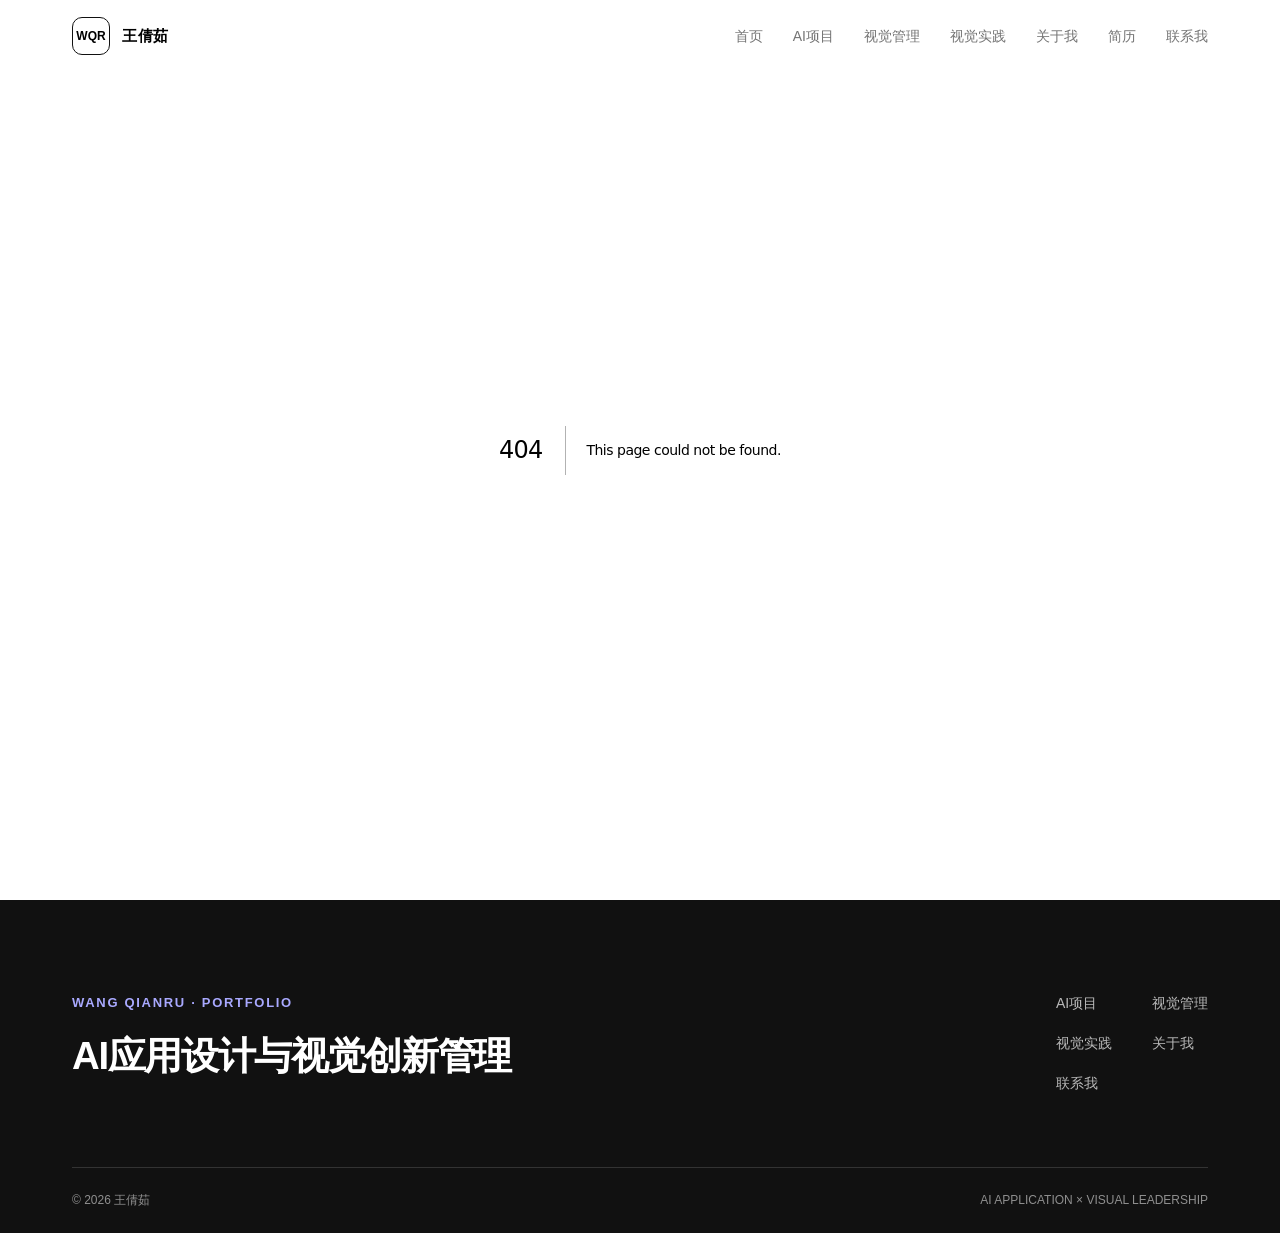
<file: 404/index.html>
<!DOCTYPE html><html lang="zh-CN"><head><meta charSet="utf-8"/><meta name="viewport" content="width=device-width, initial-scale=1"/><link rel="stylesheet" href="/_next/static/chunks/2fu8kl9dzmy-1.css" data-precedence="next"/><link rel="preload" as="script" fetchPriority="low" href="/_next/static/chunks/3__muui5h9rv7.js"/><script src="/_next/static/chunks/27-opqc9xg5w0.js" async=""></script><script src="/_next/static/chunks/219rqkmz9px26.js" async=""></script><script src="/_next/static/chunks/29pbeyprxkz70.js" async=""></script><script src="/_next/static/chunks/turbopack-2dl4k2-w7nwtn.js" async=""></script><script src="/_next/static/chunks/1s68bzxfwe3rn.js" async=""></script><meta name="robots" content="noindex"/><title>王倩茹｜AI应用设计与视觉创新管理</title><meta name="description" content="王倩茹个人作品集，聚焦AI应用设计、RPA、MCP、数字员工、业务流程标准化、视觉设计管理与AI视觉生产。"/><link rel="shortcut icon" href="/favicon.svg"/><link rel="icon" href="/favicon.svg"/><title>404: This page could not be found.</title><script src="/_next/static/chunks/0cz1d0mv5g_q7.js" noModule=""></script></head><body class="antialiased"><div hidden=""><!--$--><!--/$--></div><header class="site-header "><div class="shell header-inner"><a class="wordmark" href="/" aria-label="王倩茹作品集首页"><span>WQR</span><strong>王倩茹</strong></a><nav class="desktop-nav" aria-label="主导航"><a class="" href="/">首页</a><a class="" href="/ai-projects">AI项目</a><a class="" href="/visual-management">视觉管理</a><a class="" href="/visual-practice">视觉实践</a><a class="" href="/about">关于我</a><a class="" href="/resume">简历</a><a class="" href="/resume#contact">联系我</a></nav><button class="menu-button" type="button" aria-label="打开菜单" aria-expanded="false"><svg xmlns="http://www.w3.org/2000/svg" width="24" height="24" viewBox="0 0 24 24" fill="none" stroke="currentColor" stroke-width="2" stroke-linecap="round" stroke-linejoin="round" class="lucide lucide-menu" aria-hidden="true"><path d="M4 5h16"></path><path d="M4 12h16"></path><path d="M4 19h16"></path></svg></button></div></header><div style="font-family:system-ui,&quot;Segoe UI&quot;,Roboto,Helvetica,Arial,sans-serif,&quot;Apple Color Emoji&quot;,&quot;Segoe UI Emoji&quot;;height:100vh;text-align:center;display:flex;flex-direction:column;align-items:center;justify-content:center"><div><style>body{color:#000;background:#fff;margin:0}.next-error-h1{border-right:1px solid rgba(0,0,0,.3)}@media (prefers-color-scheme:dark){body{color:#fff;background:#000}.next-error-h1{border-right:1px solid rgba(255,255,255,.3)}}</style><h1 class="next-error-h1" style="display:inline-block;margin:0 20px 0 0;padding:0 23px 0 0;font-size:24px;font-weight:500;vertical-align:top;line-height:49px">404</h1><div style="display:inline-block"><h2 style="font-size:14px;font-weight:400;line-height:49px;margin:0">This page could not be found.</h2></div></div></div><!--$--><!--/$--><footer class="site-footer"><div class="shell footer-grid"><div><p class="eyebrow">WANG QIANRU · PORTFOLIO</p><h2>AI应用设计与视觉创新管理</h2></div><div class="footer-links"><a href="/ai-projects">AI项目</a><a href="/visual-management">视觉管理</a><a href="/visual-practice">视觉实践</a><a href="/about">关于我</a><a href="/resume#contact">联系我</a></div></div><div class="shell footer-meta"><span>© <!-- -->2026<!-- --> 王倩茹</span><span>AI APPLICATION × VISUAL LEADERSHIP</span></div></footer><script src="/_next/static/chunks/3__muui5h9rv7.js" id="_R_" async=""></script><script>(self.__next_f=self.__next_f||[]).push([0])</script><script>self.__next_f.push([1,"1:\"$Sreact.fragment\"\n2:I[48303,[\"/_next/static/chunks/1s68bzxfwe3rn.js\"],\"SiteHeader\"]\n3:I[61332,[\"/_next/static/chunks/1s68bzxfwe3rn.js\"],\"default\"]\n4:I[96422,[\"/_next/static/chunks/1s68bzxfwe3rn.js\"],\"default\"]\n5:I[79672,[\"/_next/static/chunks/1s68bzxfwe3rn.js\"],\"OutletBoundary\"]\n6:\"$Sreact.suspense\"\n9:I[79672,[\"/_next/static/chunks/1s68bzxfwe3rn.js\"],\"ViewportBoundary\"]\nb:I[79672,[\"/_next/static/chunks/1s68bzxfwe3rn.js\"],\"MetadataBoundary\"]\nd:I[3395,[\"/_next/static/chunks/1s68bzxfwe3rn.js\"],\"default\",1]\n:HL[\"/_next/static/chunks/2fu8kl9dzmy-1.css\",\"style\"]\n8:X\n0:{\"P\":null,\"c\":[\"\",\"_not-found\",\"\"],\"q\":\"\",\"i\":false,\"f\":[[[\"\",{\"children\":[\"/_not-found\",{\"children\":[\"__PAGE__\",{},\"$undefined\",\"$undefined\",4608]},\"$undefined\",\"$undefined\",4608]},\"$undefined\",\"$undefined\",4624],[[\"$\",\"$1\",\"c\",{\"children\":[[[\"$\",\"link\",\"0\",{\"rel\":\"stylesheet\",\"href\":\"/_next/static/chunks/2fu8kl9dzmy-1.css\",\"precedence\":\"next\",\"crossOrigin\":\"$undefined\",\"nonce\":\"$undefined\"}],[\"$\",\"script\",\"script-0\",{\"src\":\"/_next/static/chunks/1s68bzxfwe3rn.js\",\"async\":true,\"nonce\":\"$undefined\"}]],[\"$\",\"html\",null,{\"lang\":\"zh-CN\",\"children\":[\"$\",\"body\",null,{\"className\":\"antialiased\",\"children\":[[\"$\",\"$L2\",null,{}],[\"$\",\"$L3\",null,{\"parallelRouterKey\":\"children\",\"error\":\"$undefined\",\"errorStyles\":\"$undefined\",\"errorScripts\":\"$undefined\",\"template\":[\"$\",\"$L4\",null,{}],\"templateStyles\":\"$undefined\",\"templateScripts\":\"$undefined\",\"notFound\":[[[\"$\",\"title\",null,{\"children\":\"404: This page could not be found.\"}],[\"$\",\"div\",null,{\"style\":{\"fontFamily\":\"system-ui,\\\"Segoe UI\\\",Roboto,Helvetica,Arial,sans-serif,\\\"Apple Color Emoji\\\",\\\"Segoe UI Emoji\\\"\",\"height\":\"100vh\",\"textAlign\":\"center\",\"display\":\"flex\",\"flexDirection\":\"column\",\"alignItems\":\"center\",\"justifyContent\":\"center\"},\"children\":[\"$\",\"div\",null,{\"children\":[[\"$\",\"style\",null,{\"dangerouslySetInnerHTML\":{\"__html\":\"body{color:#000;background:#fff;margin:0}.next-error-h1{border-right:1px solid rgba(0,0,0,.3)}@media (prefers-color-scheme:dark){body{color:#fff;background:#000}.next-error-h1{border-right:1px solid rgba(255,255,255,.3)}}\"}}],[\"$\",\"h1\",null,{\"className\":\"next-error-h1\",\"style\":{\"display\":\"inline-block\",\"margin\":\"0 20px 0 0\",\"padding\":\"0 23px 0 0\",\"fontSize\":24,\"fontWeight\":500,\"verticalAlign\":\"top\",\"lineHeight\":\"49px\"},\"children\":404}],[\"$\",\"div\",null,{\"style\":{\"display\":\"inline-block\"},\"children\":[\"$\",\"h2\",null,{\"style\":{\"fontSize\":14,\"fontWeight\":400,\"lineHeight\":\"49px\",\"margin\":0},\"children\":\"This page could not be found.\"}]}]]}]}]],[]],\"forbidden\":\"$undefined\",\"unauthorized\":\"$undefined\"}],[\"$\",\"footer\",null,{\"className\":\"site-footer\",\"children\":[[\"$\",\"div\",null,{\"className\":\"shell footer-grid\",\"children\":[[\"$\",\"div\",null,{\"children\":[[\"$\",\"p\",null,{\"className\":\"eyebrow\",\"children\":\"WANG QIANRU · PORTFOLIO\"}],[\"$\",\"h2\",null,{\"children\":\"AI应用设计与视觉创新管理\"}]]}],[\"$\",\"div\",null,{\"className\":\"footer-links\",\"children\":[[\"$\",\"a\",null,{\"href\":\"/ai-projects\",\"children\":\"AI项目\"}],[\"$\",\"a\",null,{\"href\":\"/visual-management\",\"children\":\"视觉管理\"}],[\"$\",\"a\",null,{\"href\":\"/visual-practice\",\"children\":\"视觉实践\"}],[\"$\",\"a\",null,{\"href\":\"/about\",\"children\":\"关于我\"}],[\"$\",\"a\",null,{\"href\":\"/resume#contact\",\"children\":\"联系我\"}]]}]]}],[\"$\",\"div\",null,{\"className\":\"shell footer-meta\",\"children\":[[\"$\",\"span\",null,{\"children\":[\"© \",2026,\" 王倩茹\"]}],[\"$\",\"span\",null,{\"children\":\"AI APPLICATION × VISUAL LEADERSHIP\"}]]}]]}]]}]}]]}],{\"children\":[[\"$\",\"$1\",\"c\",{\"children\":[null,[\"$\",\"$L3\",null,{\"parallelRouterKey\":\"children\",\"error\":\"$undefined\",\"errorStyles\":\"$undefined\",\"errorScripts\":\"$undefined\",\"template\":[\"$\",\"$L4\",null,{}],\"templateStyles\":\"$undefined\",\"templateScripts\":\"$undefined\",\"notFound\":\"$undefined\",\"forbidden\":\"$undefined\",\"unauthorized\":\"$undefined\"}]]}],{\"children\":[[\"$\",\"$1\",\"c\",{\"children\":[[[\"$\",\"title\",null,{\"children\":\"404: This page could not be found.\"}],[\"$\",\"div\",null,{\"style\":\"$0:f:0:1:0:props:children:1:props:children:props:children:1:props:notFound:0:1:props:style\",\"children\":[\"$\",\"div\",null,{\"children\":[[\"$\",\"style\",null,{\"dangerouslySetInnerHTML\":{\"__html\":\"body{color:#000;background:#fff;margin:0}.next-error-h1{border-right:1px solid rgba(0,0,0,.3)}@media (prefers-color-scheme:dark){body{color:#fff;background:#000}.next-error-h1{border-right:1px solid rgba(255,255,255,.3)}}\"}}],[\"$\",\"h1\",null,{\"className\":\"next-error-h1\",\"style\":\"$0:f:0:1:0:props:children:1:props:children:props:children:1:props:notFound:0:1:props:children:props:children:1:props:style\",\"children\":404}],[\"$\",\"div\",null,{\"style\":\"$0:f:0:1:0:props:children:1:props:children:props:children:1:props:notFound:0:1:props:children:props:children:2:props:style\",\"children\":[\"$\",\"h2\",null,{\"style\":\"$0:f:0:1:0:props:children:1:props:children:props:children:1:props:notFound:0:1:props:children:props:children:2:props:children:props:style\",\"children\":\"This page could not be found.\"}]}]]}]}]],null,[\"$\",\"$L5\",null,{\"children\":[\"$\",\"$6\",null,{\"name\":\"Next.MetadataOutlet\",\"children\":\"$@7\"}]}]]}],{},null,false,null]},null,false,\"$8\"]},null,false,null],[\"$\",\"$1\",\"h\",{\"children\":[[\"$\",\"meta\",null,{\"name\":\"robots\",\"content\":\"noindex\"}],[\"$\",\"$L9\",null,{\"children\":\"$La\"}],[\"$\",\"div\",null,{\"hidden\":true,\"children\":[\"$\",\"$Lb\",null,{\"children\":[\"$\",\"$6\",null,{\"name\":\"Next.Metadata\",\"children\":\"$Lc\"}]}]}],null]}],false]],\"m\":\"$undefined\",\"G\":[\"$d\",[[\"$\",\"link\",\"0\",{\"rel\":\"stylesheet\",\"href\":\"/_next/static/chunks/2fu8kl9dzmy-1.css\",\"precedence\":\"next\",\"crossOrigin\":\"$undefined\",\"nonce\":\"$undefined\"}]]],\"S\":true,\"h\":null,\"r\":\"$undefined\",\"s\":\"$undefined\",\"a\":\"$undefined\",\"l\":\"$undefined\",\"p\":\"$undefined\",\"d\":\"$undefined\",\"b\":\"PM53SQdBdrkE1sqryoRLJ\"}\n8:C\na:[[\"$\",\"meta\",\"0\",{\"charSet\":\"utf-8\"}],[\"$\",\"meta\",\"1\",{\"name\":\"viewport\",\"content\":\"width=device-width, initial-scale=1\"}]]\ne:I[5704,[\"/_next/static/chunks/1s68bzxfwe3rn.js\"],\"IconMark\"]\n7:null\nc:[[\"$\",\"title\",\"0\",{\"children\":\"王倩茹｜AI应用设计与视觉创新管理\"}],[\"$\",\"meta\",\"1\",{\"name\":\"description\",\"content\":\"王倩茹个人作品集，聚焦AI应用设计、RPA、MCP、数字员工、业务流程标准化、视觉设计管理与AI视觉生产。\"}],[\"$\",\"link\",\"2\",{\"rel\":\"shortcut icon\",\"href\":\"/favicon.svg\"}],[\"$\",\"link\",\"3\",{\"rel\":\"icon\",\"href\":\"/favicon.svg\"}],[\"$\",\"$Le\",\"4\",{}]]\n"])</script></body></html>
</file>
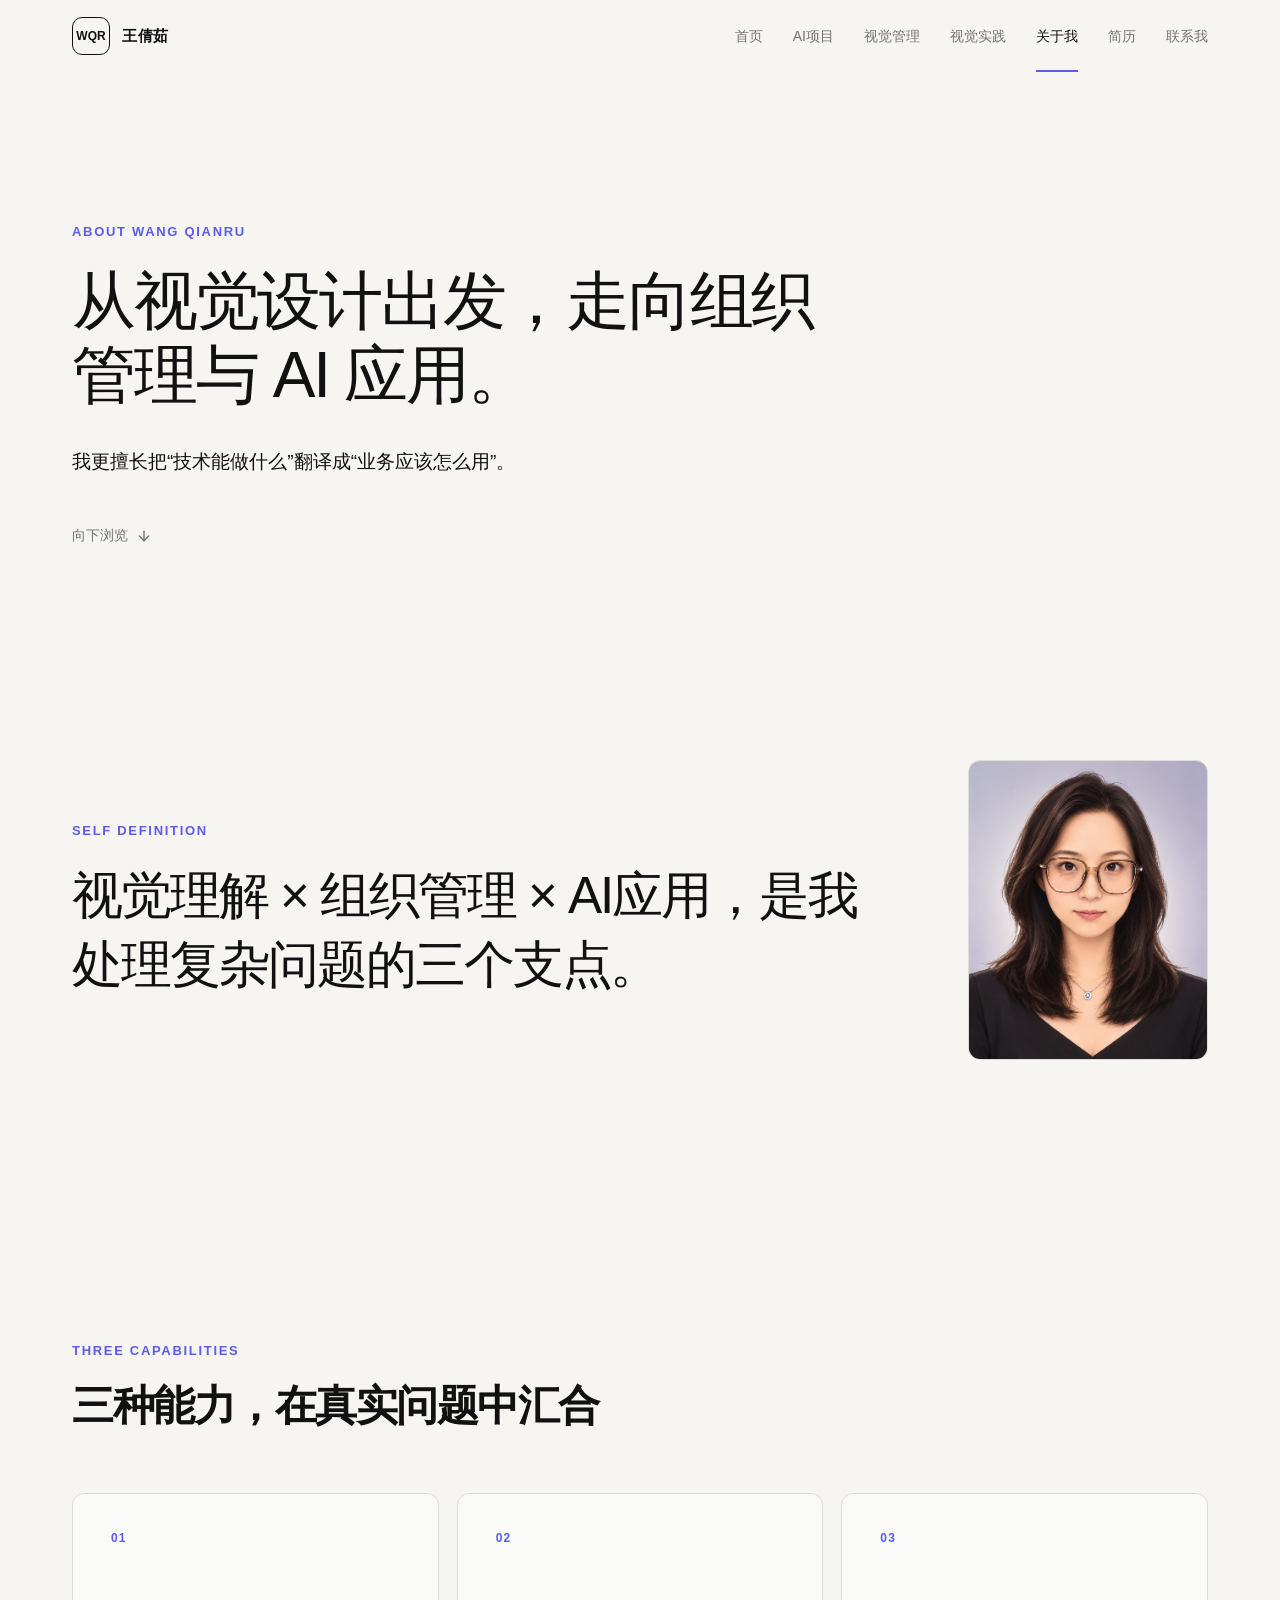
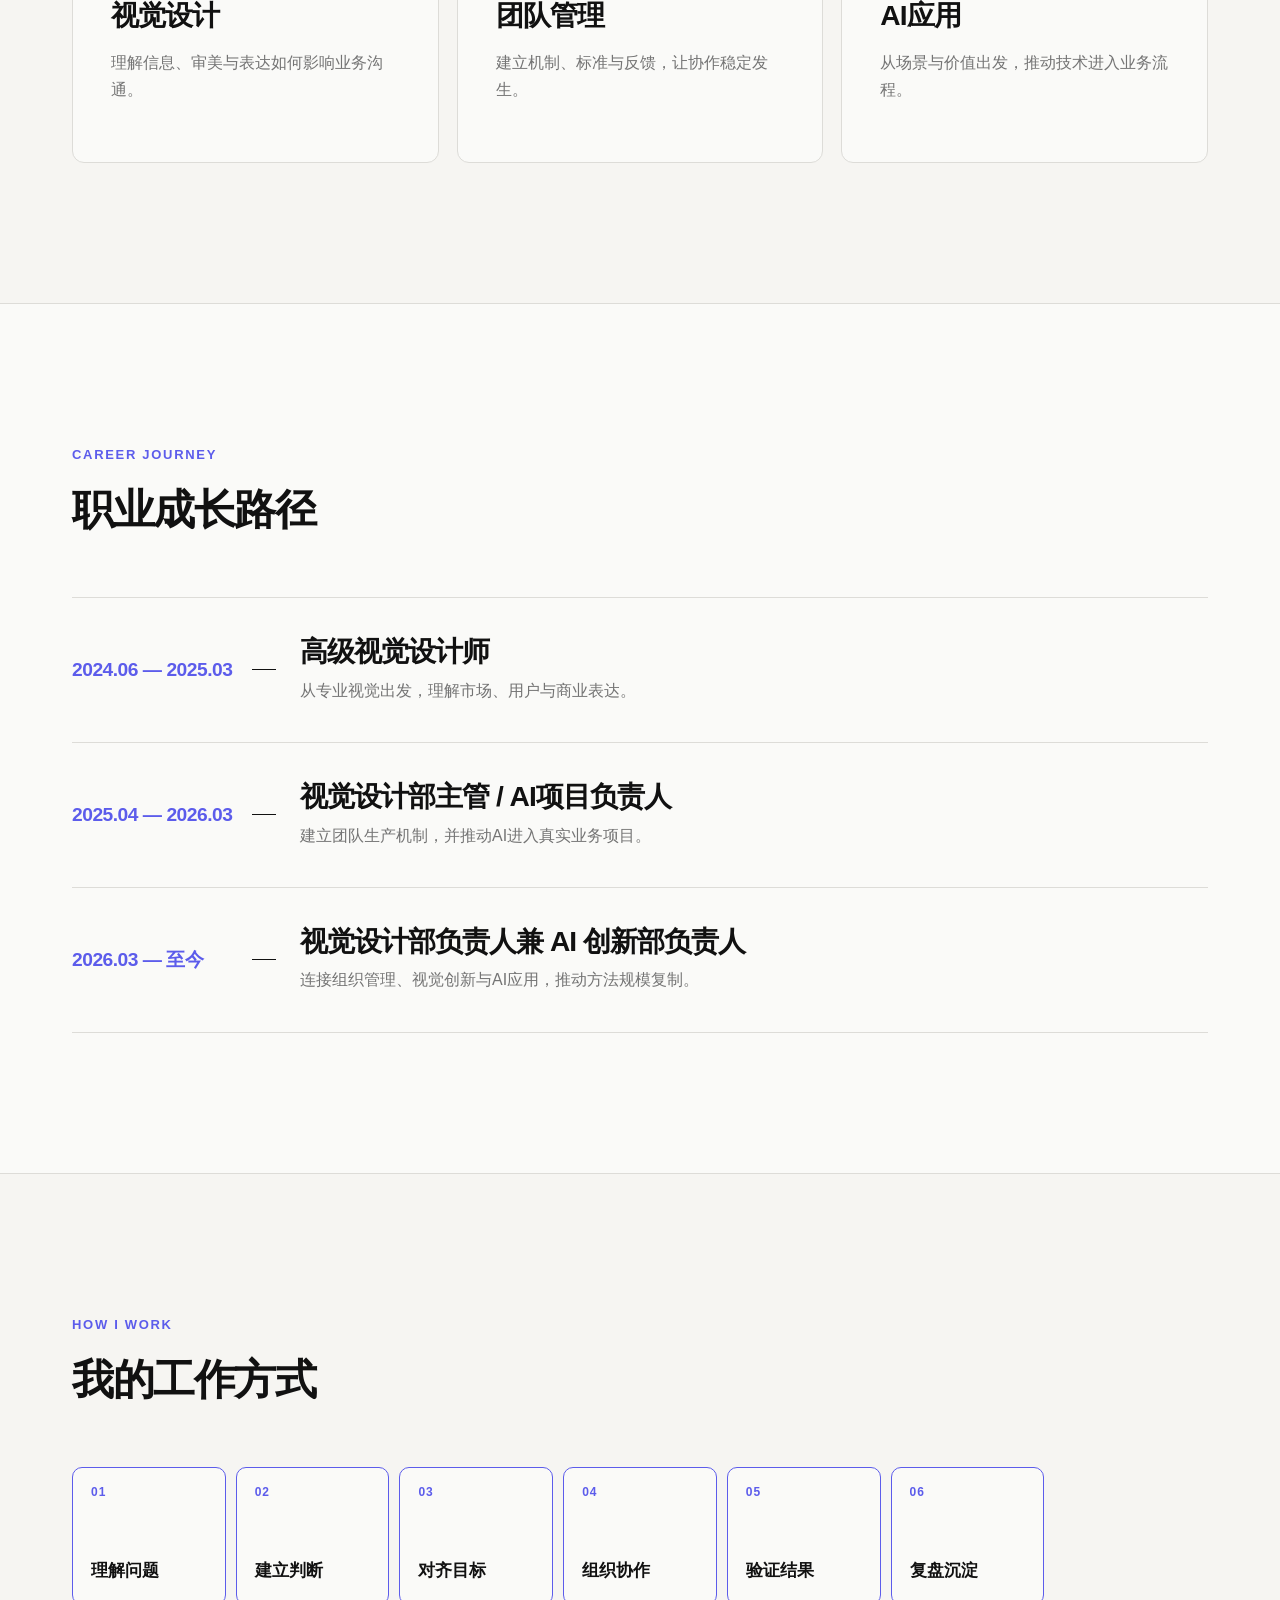
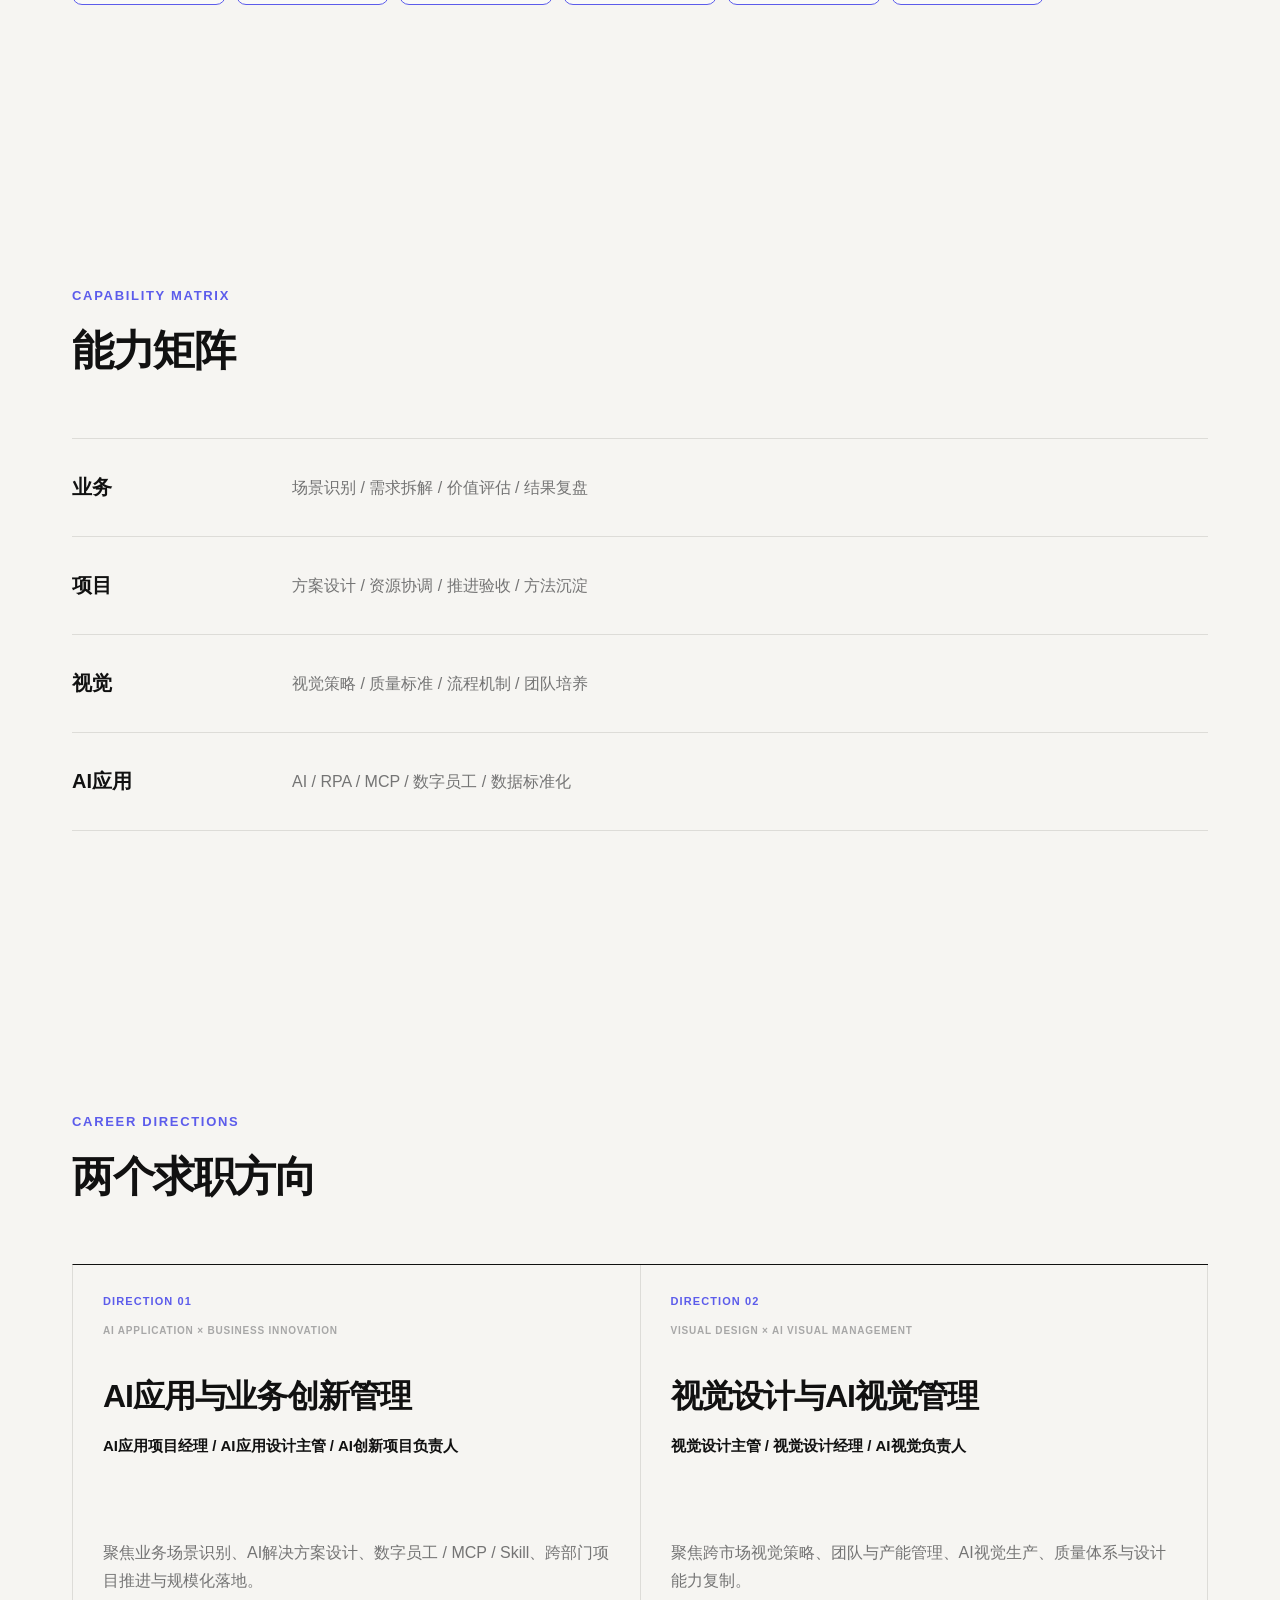
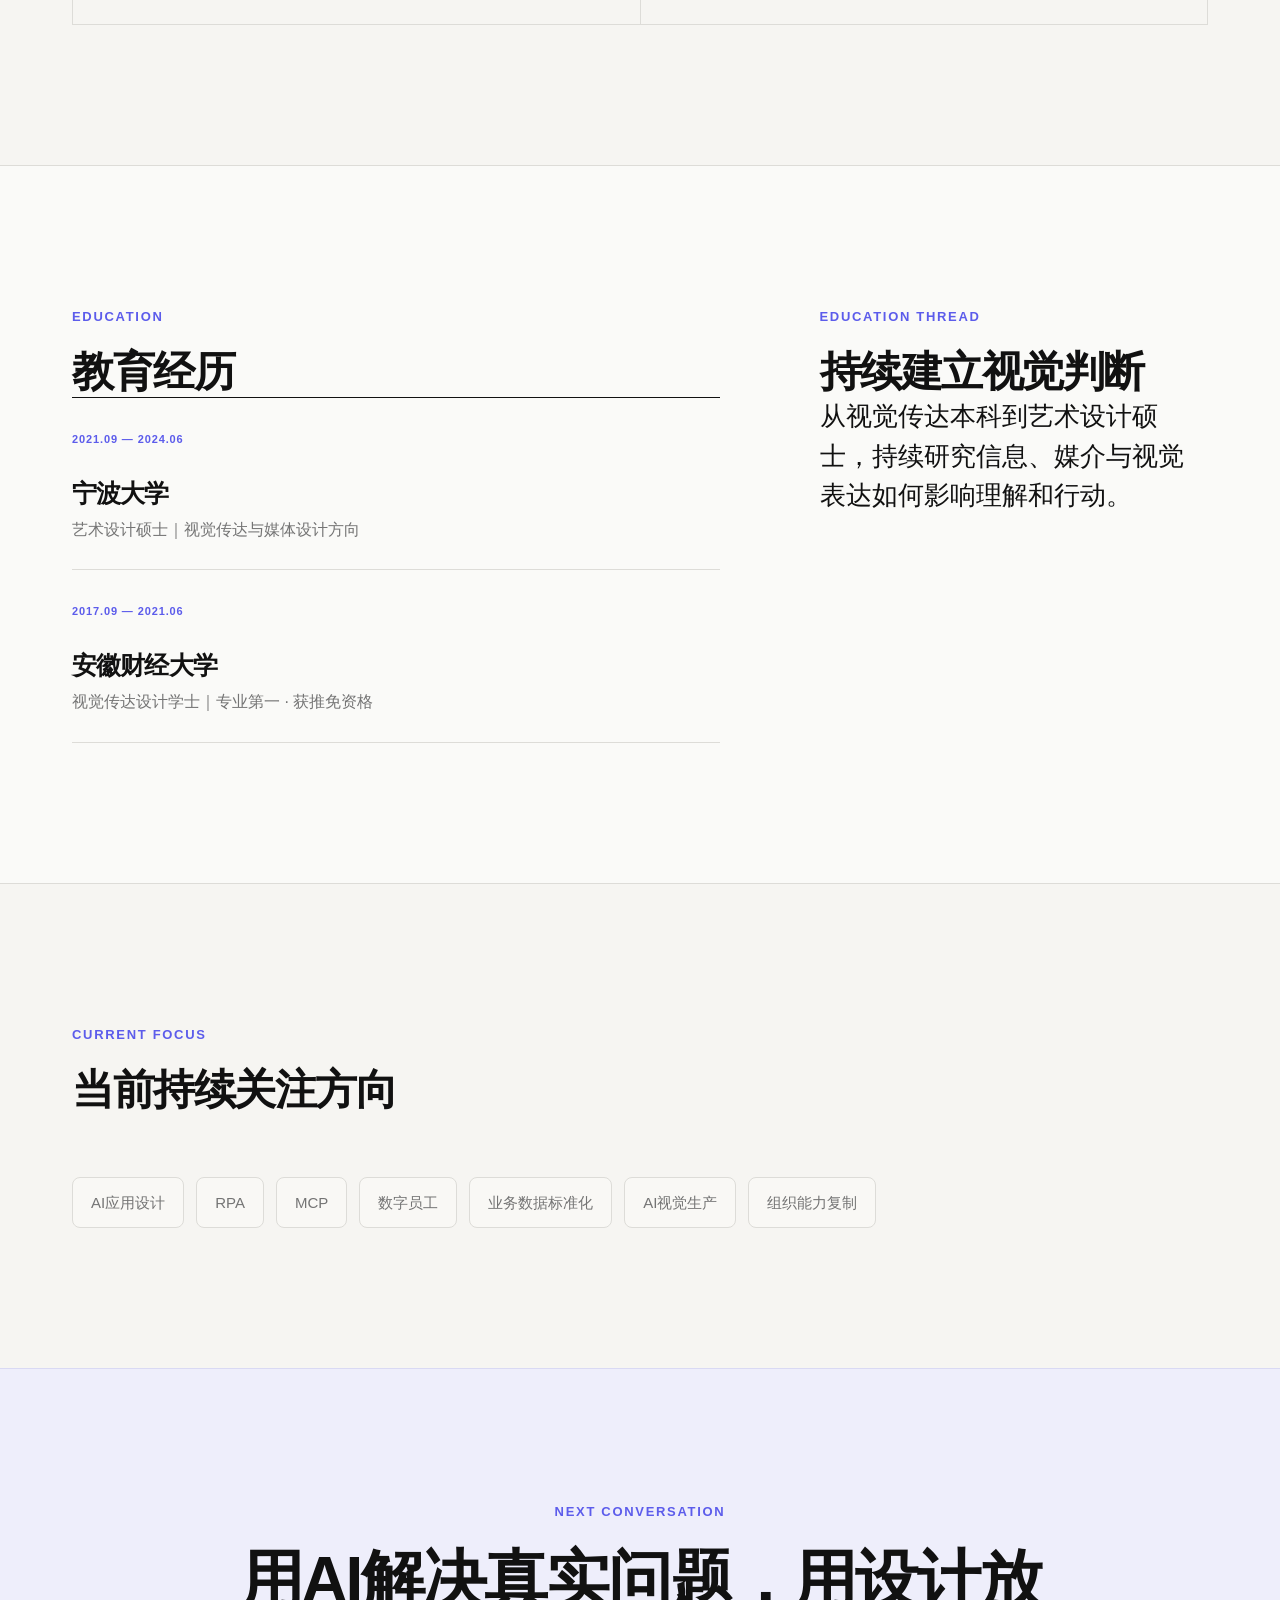
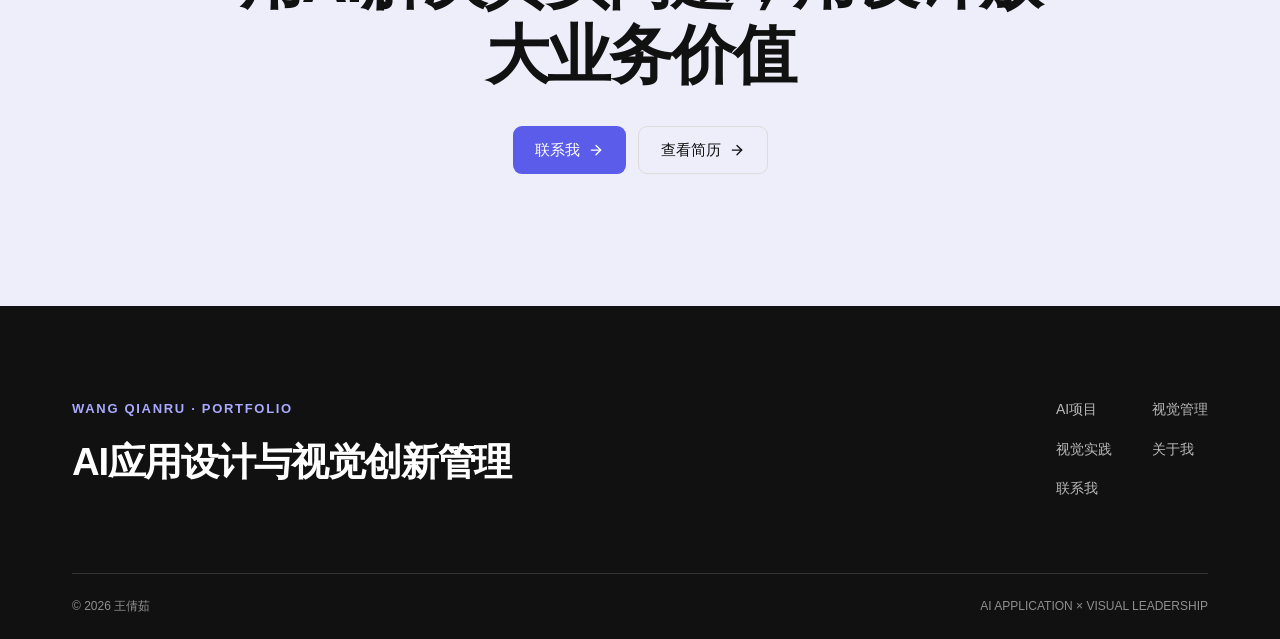
<file: about/index.html>
<!DOCTYPE html><html lang="zh-CN"><head><meta charSet="utf-8"/><meta name="viewport" content="width=device-width, initial-scale=1"/><link rel="preload" href="/images/portfolio/profile/profile-wang-qianru.png" as="image"/><link rel="stylesheet" href="/_next/static/chunks/2fu8kl9dzmy-1.css" data-precedence="next"/><link rel="preload" as="script" fetchPriority="low" href="/_next/static/chunks/3__muui5h9rv7.js"/><script src="/_next/static/chunks/27-opqc9xg5w0.js" async=""></script><script src="/_next/static/chunks/219rqkmz9px26.js" async=""></script><script src="/_next/static/chunks/29pbeyprxkz70.js" async=""></script><script src="/_next/static/chunks/turbopack-2dl4k2-w7nwtn.js" async=""></script><script src="/_next/static/chunks/1s68bzxfwe3rn.js" async=""></script><script src="/_next/static/chunks/44ib_tj9liyi7.js" async=""></script><title>关于我｜王倩茹作品集</title><meta name="description" content="从视觉设计、团队管理到AI应用与业务创新，了解王倩茹的能力与工作方式。"/><link rel="shortcut icon" href="/favicon.svg"/><link rel="icon" href="/favicon.svg"/><script src="/_next/static/chunks/0cz1d0mv5g_q7.js" noModule=""></script></head><body class="antialiased"><div hidden=""><!--$--><!--/$--></div><header class="site-header "><div class="shell header-inner"><a class="wordmark" href="/" aria-label="王倩茹作品集首页"><span>WQR</span><strong>王倩茹</strong></a><nav class="desktop-nav" aria-label="主导航"><a class="" href="/">首页</a><a class="" href="/ai-projects">AI项目</a><a class="" href="/visual-management">视觉管理</a><a class="" href="/visual-practice">视觉实践</a><a class="is-active" href="/about">关于我</a><a class="" href="/resume">简历</a><a class="" href="/resume#contact">联系我</a></nav><button class="menu-button" type="button" aria-label="打开菜单" aria-expanded="false"><svg xmlns="http://www.w3.org/2000/svg" width="24" height="24" viewBox="0 0 24 24" fill="none" stroke="currentColor" stroke-width="2" stroke-linecap="round" stroke-linejoin="round" class="lucide lucide-menu" aria-hidden="true"><path d="M4 5h16"></path><path d="M4 12h16"></path><path d="M4 19h16"></path></svg></button></div></header><main><section class="page-hero shell section-pad page-hero--solo"><div class="page-hero__copy" style="opacity:0;transform:translateY(20px)"><p class="eyebrow">ABOUT WANG QIANRU</p><h1>从视觉设计出发，走向组织管理与 AI 应用。</h1><p class="page-intro">我更擅长把“技术能做什么”翻译成“业务应该怎么用”。</p><a class="scroll-cue" href="#content">向下浏览 <svg xmlns="http://www.w3.org/2000/svg" width="24" height="24" viewBox="0 0 24 24" fill="none" stroke="currentColor" stroke-width="2" stroke-linecap="round" stroke-linejoin="round" class="lucide lucide-arrow-down" aria-hidden="true"><path d="M12 5v14"></path><path d="m19 12-7 7-7-7"></path></svg></a></div></section><div id="content"><section class="shell section-pad definition-section about-intro"><div class="" style="opacity:0;transform:translateY(20px)"><p class="eyebrow">SELF DEFINITION</p><p class="large-quote">视觉理解 × 组织管理 × AI应用，是我处理复杂问题的三个支点。</p></div><div class="about-intro__portrait" style="opacity:0;transform:translateY(20px)"><img src="/images/portfolio/profile/profile-wang-qianru.png" alt="王倩茹的个人肖像" width="1122" height="1402"/></div></section><section class="shell section-pad"><div class="section-header" style="opacity:0;transform:translateY(20px)"><p class="eyebrow">THREE CAPABILITIES</p><div class="section-header__row"><h2>三种能力，在真实问题中汇合</h2></div></div><div class="three-circle-grid"><div class="capability-card" style="opacity:0;transform:translateY(20px)"><span>01</span><h3>视觉设计</h3><p>理解信息、审美与表达如何影响业务沟通。</p></div><div class="capability-card" style="opacity:0;transform:translateY(20px)"><span>02</span><h3>团队管理</h3><p>建立机制、标准与反馈，让协作稳定发生。</p></div><div class="capability-card" style="opacity:0;transform:translateY(20px)"><span>03</span><h3>AI应用</h3><p>从场景与价值出发，推动技术进入业务流程。</p></div></div></section><section class="surface-section section-pad"><div class="shell"><div class="section-header" style="opacity:0;transform:translateY(20px)"><p class="eyebrow">CAREER JOURNEY</p><div class="section-header__row"><h2>职业成长路径</h2></div></div><div class="career-timeline"><div class="career-item" style="opacity:0;transform:translateY(20px)"><strong>2024.06 — 2025.03</strong><span class="career-item__line" aria-hidden="true"></span><div><h3>高级视觉设计师</h3><p>从专业视觉出发，理解市场、用户与商业表达。</p></div></div><div class="career-item" style="opacity:0;transform:translateY(20px)"><strong>2025.04 — 2026.03</strong><span class="career-item__line" aria-hidden="true"></span><div><h3>视觉设计部主管 / AI项目负责人</h3><p>建立团队生产机制，并推动AI进入真实业务项目。</p></div></div><div class="career-item" style="opacity:0;transform:translateY(20px)"><strong>2026.03 — 至今</strong><span class="career-item__line" aria-hidden="true"></span><div><h3>视觉设计部负责人兼 AI 创新部负责人</h3><p>连接组织管理、视觉创新与AI应用，推动方法规模复制。</p></div></div></div></div></section><section class="shell section-pad"><div class="section-header" style="opacity:0;transform:translateY(20px)"><p class="eyebrow">HOW I WORK</p><div class="section-header__row"><h2>我的工作方式</h2></div></div><div class="" style="opacity:0;transform:translateY(20px)"><div class="process-rail"><div class="process-node" style="border-color:#DDDCD8;color:#747474;opacity:0.45;transform:translateY(14px)"><span class="process-node__index">01</span><strong>理解问题</strong></div><div class="process-node" style="border-color:#DDDCD8;color:#747474;opacity:0.45;transform:translateY(14px)"><span class="process-node__index">02</span><strong>建立判断</strong></div><div class="process-node" style="border-color:#DDDCD8;color:#747474;opacity:0.45;transform:translateY(14px)"><span class="process-node__index">03</span><strong>对齐目标</strong></div><div class="process-node" style="border-color:#DDDCD8;color:#747474;opacity:0.45;transform:translateY(14px)"><span class="process-node__index">04</span><strong>组织协作</strong></div><div class="process-node" style="border-color:#DDDCD8;color:#747474;opacity:0.45;transform:translateY(14px)"><span class="process-node__index">05</span><strong>验证结果</strong></div><div class="process-node" style="border-color:#DDDCD8;color:#747474;opacity:0.45;transform:translateY(14px)"><span class="process-node__index">06</span><strong>复盘沉淀</strong></div></div></div></section><section class="shell section-pad"><div class="section-header" style="opacity:0;transform:translateY(20px)"><p class="eyebrow">CAPABILITY MATRIX</p><div class="section-header__row"><h2>能力矩阵</h2></div></div><div class="matrix-table"><div class="matrix-row" style="opacity:0;transform:translateY(20px)"><strong>业务</strong><span>场景识别 / 需求拆解 / 价值评估 / 结果复盘</span></div><div class="matrix-row" style="opacity:0;transform:translateY(20px)"><strong>项目</strong><span>方案设计 / 资源协调 / 推进验收 / 方法沉淀</span></div><div class="matrix-row" style="opacity:0;transform:translateY(20px)"><strong>视觉</strong><span>视觉策略 / 质量标准 / 流程机制 / 团队培养</span></div><div class="matrix-row" style="opacity:0;transform:translateY(20px)"><strong>AI应用</strong><span>AI / RPA / MCP / 数字员工 / 数据标准化</span></div></div></section><section class="shell section-pad"><div class="section-header" style="opacity:0;transform:translateY(20px)"><p class="eyebrow">CAREER DIRECTIONS</p><div class="section-header__row"><h2>两个求职方向</h2></div></div><div class="career-directions"><div class="career-direction" style="opacity:0;transform:translateY(20px)"><span>DIRECTION 01</span><p>AI APPLICATION × BUSINESS INNOVATION</p><h3>AI应用与业务创新管理</h3><strong>AI应用项目经理 / AI应用设计主管 / AI创新项目负责人</strong><p>聚焦业务场景识别、AI解决方案设计、数字员工 / MCP / Skill、跨部门项目推进与规模化落地。</p></div><div class="career-direction" style="opacity:0;transform:translateY(20px)"><span>DIRECTION 02</span><p>VISUAL DESIGN × AI VISUAL MANAGEMENT</p><h3>视觉设计与AI视觉管理</h3><strong>视觉设计主管 / 视觉设计经理 / AI视觉负责人</strong><p>聚焦跨市场视觉策略、团队与产能管理、AI视觉生产、质量体系与设计能力复制。</p></div></div></section><section class="surface-section section-pad"><div class="shell education-layout"><div class="" style="opacity:0;transform:translateY(20px)"><p class="eyebrow">EDUCATION</p><h2>教育经历</h2><div class="education-list"><article><span>2021.09 — 2024.06</span><h3>宁波大学</h3><p>艺术设计硕士｜视觉传达与媒体设计方向</p></article><article><span>2017.09 — 2021.06</span><h3>安徽财经大学</h3><p>视觉传达设计学士｜专业第一 · 获推免资格</p></article></div></div><div class="" style="opacity:0;transform:translateY(20px)"><p class="eyebrow">EDUCATION THREAD</p><h2>持续建立视觉判断</h2><p class="large-copy">从视觉传达本科到艺术设计硕士，持续研究信息、媒介与视觉表达如何影响理解和行动。</p></div></div></section><section class="shell section-pad"><div class="section-header" style="opacity:0;transform:translateY(20px)"><p class="eyebrow">CURRENT FOCUS</p><div class="section-header__row"><h2>当前持续关注方向</h2></div></div><div class="tag-cloud" style="opacity:0;transform:translateY(20px)"><span class="tag">AI应用设计</span><span class="tag">RPA</span><span class="tag">MCP</span><span class="tag">数字员工</span><span class="tag">业务数据标准化</span><span class="tag">AI视觉生产</span><span class="tag">组织能力复制</span></div></section></div><section class="cta-section"><div class="shell cta-inner" style="opacity:0;transform:translateY(20px)"><p class="eyebrow">NEXT CONVERSATION</p><h2>用AI解决真实问题，用设计放大业务价值</h2><div class="button-row"><a href="/resume#contact" data-slot="button" data-variant="default" data-size="lg" class="inline-flex shrink-0 items-center justify-center gap-2 text-sm font-medium whitespace-nowrap transition-all outline-none focus-visible:border-ring focus-visible:ring-[3px] focus-visible:ring-ring/50 disabled:pointer-events-none disabled:opacity-50 aria-invalid:border-destructive aria-invalid:ring-destructive/20 dark:aria-invalid:ring-destructive/40 [&amp;_svg]:pointer-events-none [&amp;_svg]:shrink-0 [&amp;_svg:not([class*=&#x27;size-&#x27;])]:size-4 bg-primary text-primary-foreground hover:bg-primary/90 h-10 rounded-md px-6 has-[&gt;svg]:px-4 primary-button">联系我<svg xmlns="http://www.w3.org/2000/svg" width="24" height="24" viewBox="0 0 24 24" fill="none" stroke="currentColor" stroke-width="2" stroke-linecap="round" stroke-linejoin="round" class="lucide lucide-arrow-right" aria-hidden="true"><path d="M5 12h14"></path><path d="m12 5 7 7-7 7"></path></svg></a><a href="/resume" data-slot="button" data-variant="outline" data-size="lg" class="inline-flex shrink-0 items-center justify-center gap-2 text-sm font-medium whitespace-nowrap transition-all outline-none focus-visible:border-ring focus-visible:ring-[3px] focus-visible:ring-ring/50 disabled:pointer-events-none disabled:opacity-50 aria-invalid:border-destructive aria-invalid:ring-destructive/20 dark:aria-invalid:ring-destructive/40 [&amp;_svg]:pointer-events-none [&amp;_svg]:shrink-0 [&amp;_svg:not([class*=&#x27;size-&#x27;])]:size-4 border bg-background shadow-xs hover:bg-accent hover:text-accent-foreground dark:border-input dark:bg-input/30 dark:hover:bg-input/50 h-10 rounded-md px-6 has-[&gt;svg]:px-4 secondary-button">查看简历<svg xmlns="http://www.w3.org/2000/svg" width="24" height="24" viewBox="0 0 24 24" fill="none" stroke="currentColor" stroke-width="2" stroke-linecap="round" stroke-linejoin="round" class="lucide lucide-arrow-right" aria-hidden="true"><path d="M5 12h14"></path><path d="m12 5 7 7-7 7"></path></svg></a></div></div></section></main><!--$--><!--/$--><footer class="site-footer"><div class="shell footer-grid"><div><p class="eyebrow">WANG QIANRU · PORTFOLIO</p><h2>AI应用设计与视觉创新管理</h2></div><div class="footer-links"><a href="/ai-projects">AI项目</a><a href="/visual-management">视觉管理</a><a href="/visual-practice">视觉实践</a><a href="/about">关于我</a><a href="/resume#contact">联系我</a></div></div><div class="shell footer-meta"><span>© <!-- -->2026<!-- --> 王倩茹</span><span>AI APPLICATION × VISUAL LEADERSHIP</span></div></footer><script src="/_next/static/chunks/3__muui5h9rv7.js" id="_R_" async=""></script><script>(self.__next_f=self.__next_f||[]).push([0])</script><script>self.__next_f.push([1,"1:\"$Sreact.fragment\"\n2:I[48303,[\"/_next/static/chunks/1s68bzxfwe3rn.js\"],\"SiteHeader\"]\n3:I[61332,[\"/_next/static/chunks/1s68bzxfwe3rn.js\"],\"default\"]\n4:I[96422,[\"/_next/static/chunks/1s68bzxfwe3rn.js\"],\"default\"]\n5:I[89102,[\"/_next/static/chunks/1s68bzxfwe3rn.js\",\"/_next/static/chunks/44ib_tj9liyi7.js\"],\"PageHero\"]\n6:I[63632,[\"/_next/static/chunks/1s68bzxfwe3rn.js\",\"/_next/static/chunks/44ib_tj9liyi7.js\"],\"Reveal\"]\n7:I[89102,[\"/_next/static/chunks/1s68bzxfwe3rn.js\",\"/_next/static/chunks/44ib_tj9liyi7.js\"],\"SectionHeader\"]\n8:I[89102,[\"/_next/static/chunks/1s68bzxfwe3rn.js\",\"/_next/static/chunks/44ib_tj9liyi7.js\"],\"CapabilityCard\"]\n15:I[3395,[\"/_next/static/chunks/1s68bzxfwe3rn.js\"],\"default\",1]\n:HL[\"/_next/static/chunks/2fu8kl9dzmy-1.css\",\"style\"]\n:HL[\"/images/portfolio/profile/profile-wang-qianru.png\",\"image\"]\n13:X\n0:{\"P\":null,\"c\":[\"\",\"about\",\"\"],\"q\":\"\",\"i\":false,\"f\":[[[\"\",{\"children\":[\"about\",{\"children\":[\"__PAGE__\",{},\"$undefined\",\"$undefined\",4608]},\"$undefined\",\"$undefined\",4608]},\"$undefined\",\"$undefined\",4624],[[\"$\",\"$1\",\"c\",{\"children\":[[[\"$\",\"link\",\"0\",{\"rel\":\"stylesheet\",\"href\":\"/_next/static/chunks/2fu8kl9dzmy-1.css\",\"precedence\":\"next\",\"crossOrigin\":\"$undefined\",\"nonce\":\"$undefined\"}],[\"$\",\"script\",\"script-0\",{\"src\":\"/_next/static/chunks/1s68bzxfwe3rn.js\",\"async\":true,\"nonce\":\"$undefined\"}]],[\"$\",\"html\",null,{\"lang\":\"zh-CN\",\"children\":[\"$\",\"body\",null,{\"className\":\"antialiased\",\"children\":[[\"$\",\"$L2\",null,{}],[\"$\",\"$L3\",null,{\"parallelRouterKey\":\"children\",\"error\":\"$undefined\",\"errorStyles\":\"$undefined\",\"errorScripts\":\"$undefined\",\"template\":[\"$\",\"$L4\",null,{}],\"templateStyles\":\"$undefined\",\"templateScripts\":\"$undefined\",\"notFound\":[[[\"$\",\"title\",null,{\"children\":\"404: This page could not be found.\"}],[\"$\",\"div\",null,{\"style\":{\"fontFamily\":\"system-ui,\\\"Segoe UI\\\",Roboto,Helvetica,Arial,sans-serif,\\\"Apple Color Emoji\\\",\\\"Segoe UI Emoji\\\"\",\"height\":\"100vh\",\"textAlign\":\"center\",\"display\":\"flex\",\"flexDirection\":\"column\",\"alignItems\":\"center\",\"justifyContent\":\"center\"},\"children\":[\"$\",\"div\",null,{\"children\":[[\"$\",\"style\",null,{\"dangerouslySetInnerHTML\":{\"__html\":\"body{color:#000;background:#fff;margin:0}.next-error-h1{border-right:1px solid rgba(0,0,0,.3)}@media (prefers-color-scheme:dark){body{color:#fff;background:#000}.next-error-h1{border-right:1px solid rgba(255,255,255,.3)}}\"}}],[\"$\",\"h1\",null,{\"className\":\"next-error-h1\",\"style\":{\"display\":\"inline-block\",\"margin\":\"0 20px 0 0\",\"padding\":\"0 23px 0 0\",\"fontSize\":24,\"fontWeight\":500,\"verticalAlign\":\"top\",\"lineHeight\":\"49px\"},\"children\":404}],[\"$\",\"div\",null,{\"style\":{\"display\":\"inline-block\"},\"children\":[\"$\",\"h2\",null,{\"style\":{\"fontSize\":14,\"fontWeight\":400,\"lineHeight\":\"49px\",\"margin\":0},\"children\":\"This page could not be found.\"}]}]]}]}]],[]],\"forbidden\":\"$undefined\",\"unauthorized\":\"$undefined\"}],[\"$\",\"footer\",null,{\"className\":\"site-footer\",\"children\":[[\"$\",\"div\",null,{\"className\":\"shell footer-grid\",\"children\":[[\"$\",\"div\",null,{\"children\":[[\"$\",\"p\",null,{\"className\":\"eyebrow\",\"children\":\"WANG QIANRU · PORTFOLIO\"}],[\"$\",\"h2\",null,{\"children\":\"AI应用设计与视觉创新管理\"}]]}],[\"$\",\"div\",null,{\"className\":\"footer-links\",\"children\":[[\"$\",\"a\",null,{\"href\":\"/ai-projects\",\"children\":\"AI项目\"}],[\"$\",\"a\",null,{\"href\":\"/visual-management\",\"children\":\"视觉管理\"}],[\"$\",\"a\",null,{\"href\":\"/visual-practice\",\"children\":\"视觉实践\"}],[\"$\",\"a\",null,{\"href\":\"/about\",\"children\":\"关于我\"}],[\"$\",\"a\",null,{\"href\":\"/resume#contact\",\"children\":\"联系我\"}]]}]]}],[\"$\",\"div\",null,{\"className\":\"shell footer-meta\",\"children\":[[\"$\",\"span\",null,{\"children\":[\"© \",2026,\" 王倩茹\"]}],[\"$\",\"span\",null,{\"children\":\"AI APPLICATION × VISUAL LEADERSHIP\"}]]}]]}]]}]}]]}],{\"children\":[[\"$\",\"$1\",\"c\",{\"children\":[null,[\"$\",\"$L3\",null,{\"parallelRouterKey\":\"children\",\"error\":\"$undefined\",\"errorStyles\":\"$undefined\",\"errorScripts\":\"$undefined\",\"template\":[\"$\",\"$L4\",null,{}],\"templateStyles\":\"$undefined\",\"templateScripts\":\"$undefined\",\"notFound\":\"$undefined\",\"forbidden\":\"$undefined\",\"unauthorized\":\"$undefined\"}]]}],{\"children\":[[\"$\",\"$1\",\"c\",{\"children\":[[\"$\",\"main\",null,{\"children\":[[\"$\",\"$L5\",null,{\"eyebrow\":\"ABOUT WANG QIANRU\",\"title\":\"从视觉设计出发，走向组织管理与 AI 应用。\",\"intro\":\"我更擅长把“技术能做什么”翻译成“业务应该怎么用”。\"}],[\"$\",\"div\",null,{\"id\":\"content\",\"children\":[[\"$\",\"section\",null,{\"className\":\"shell section-pad definition-section about-intro\",\"children\":[[\"$\",\"$L6\",null,{\"children\":[[\"$\",\"p\",null,{\"className\":\"eyebrow\",\"children\":\"SELF DEFINITION\"}],[\"$\",\"p\",null,{\"className\":\"large-quote\",\"children\":\"视觉理解 × 组织管理 × AI应用，是我处理复杂问题的三个支点。\"}]]}],[\"$\",\"$L6\",null,{\"className\":\"about-intro__portrait\",\"delay\":0.08,\"children\":[\"$\",\"img\",null,{\"src\":\"/images/portfolio/profile/profile-wang-qianru.png\",\"alt\":\"王倩茹的个人肖像\",\"width\":\"1122\",\"height\":\"1402\"}]}]]}],[\"$\",\"section\",null,{\"className\":\"shell section-pad\",\"children\":[[\"$\",\"$L7\",null,{\"eyebrow\":\"THREE CAPABILITIES\",\"title\":\"三种能力，在真实问题中汇合\"}],[\"$\",\"div\",null,{\"className\":\"three-circle-grid\",\"children\":[[\"$\",\"$L8\",\"01\",{\"index\":\"01\",\"title\":\"视觉设计\",\"text\":\"理解信息、审美与表达如何影响业务沟通。\"}],[\"$\",\"$L8\",\"02\",{\"index\":\"02\",\"title\":\"团队管理\",\"text\":\"建立机制、标准与反馈，让协作稳定发生。\"}],[\"$\",\"$L8\",\"03\",{\"index\":\"03\",\"title\":\"AI应用\",\"text\":\"从场景与价值出发，推动技术进入业务流程。\"}]]}]]}],[\"$\",\"section\",null,{\"className\":\"surface-section section-pad\",\"children\":[\"$\",\"div\",null,{\"className\":\"shell\",\"children\":[[\"$\",\"$L7\",null,{\"eyebrow\":\"CAREER JOURNEY\",\"title\":\"职业成长路径\"}],[\"$\",\"div\",null,{\"className\":\"career-timeline\",\"children\":[[\"$\",\"$L6\",\"2024.06 — 2025.03\",{\"className\":\"career-item\",\"children\":[[\"$\",\"strong\",null,{\"children\":\"2024.06 — 2025.03\"}],[\"$\",\"span\",null,{\"className\":\"career-item__line\",\"aria-hidden\":\"true\"}],[\"$\",\"div\",null,{\"children\":[[\"$\",\"h3\",null,{\"children\":\"高级视觉设计师\"}],[\"$\",\"p\",null,{\"children\":\"从专业视觉出发，理解市场、用户与商业表达。\"}]]}]]}],[\"$\",\"$L6\",\"2025.04 — 2026.03\",{\"className\":\"career-item\",\"children\":[[\"$\",\"strong\",null,{\"children\":\"2025.04 — 2026.03\"}],[\"$\",\"span\",null,{\"className\":\"career-item__line\",\"aria-hidden\":\"true\"}],[\"$\",\"div\",null,{\"children\":[[\"$\",\"h3\",null,{\"children\":\"视觉设计部主管 / AI项目负责人\"}],\"$L9\"]}]]}],\"$La\"]}]]}]}],\"$Lb\",\"$Lc\",\"$Ld\",\"$Le\",\"$Lf\"]}],\"$L10\"]}],[\"$L11\"],\"$L12\"]}],{},null,false,null]},null,false,\"$13\"]},null,false,null],\"$L14\",false]],\"m\":\"$undefined\",\"G\":[\"$15\",[\"$L16\"]],\"S\":true,\"h\":null,\"r\":\"$undefined\",\"s\":\"$undefined\",\"a\":\"$undefined\",\"l\":\"$undefined\",\"p\":\"$undefined\",\"d\":\"$undefined\",\"b\":\"PM53SQdBdrkE1sqryoRLJ\"}\n17:I[63632,[\"/_next/static/chunks/1s68bzxfwe3rn.js\",\"/_next/static/chunks/44ib_tj9liyi7.js\"],\"ProcessRail\"]\n18:I[89102,[\"/_next/static/chunks/1s68bzxfwe3rn.js\",\"/_next/static/chunks/44ib_tj9liyi7.js\"],\"Tag\"]\n19:I[89102,[\"/_next/static/chunks/1s68bzxfwe3rn.js\",\"/_next/static/chunks/44ib_tj9liyi7.js\"],\"CrossPageCta\"]\n1a:I[79672,[\"/_next/static/chunks/1s68bzxfwe3rn.js\"],\"OutletBoundary\"]\n1b:\"$Sreact.suspense\"\n1d:I[79672,[\"/_next/static/chunks/1s68bzxfwe3rn.js\"],\"ViewportBoundary\"]\n1f:I[79672,[\"/_next/static/chunks/1s68bzxfwe3rn.js\"],\"MetadataBoundary\"]\n9:[\"$\",\"p\",null,{\"children\":\"建立团队生产机制，并推动AI进入真实业务项目。\"}]\na:[\"$\",\"$L6\",\"2026.03 — 至今\",{\"className\":\"career-item\",\"children\":[[\"$\",\"strong\",null,{\"children\":\"2026.03 — 至今\"}],[\"$\",\"span\",null,{\"className\":\"career-item__line\",\"aria-hidden\":\"true\"}],[\"$\",\"div\",null,{\"children\":[[\"$\",\"h3\",null,{\"children\":\"视觉设计部负责人兼 AI 创新部负责人\"}],[\"$\",\"p\",null,{\"children\":\"连接组织管理、视觉创新与AI应用，推动方法规模复制。\"}]]}]]}]\nb:[\"$\",\"section\",null,{\"className\":\"shell section-pad\",\"children\":[[\"$\",\"$L7\",null,{\"eyebrow\":\"HOW I WORK\",\"title\":\"我的工作方式\"}],[\"$\",\"$L6\",null,{\"children\":[\"$\",\"$L17\",null,{\"steps\":[\"理解问题\",\"建立判断\",\"对齐目标\",\"组织协作\",\"验证结果\",\"复盘沉淀\"]}]}]]}]\nc:[\"$\",\"section\",null,{\"className\":\"shell section-pad\",\"children\":[[\"$\",\"$L7\",null,{\"eyebrow\":\"CAPABILITY MATRIX\",\"title\":\"能力矩阵\"}],[\"$\",\"div\",null,{\"className\":\"matrix-table\",\"children\":[[\"$\",\"$L6\",\"业务\",{\"className\":\"matrix-row\",\"children\":[[\"$\",\"strong\",null,{\"children\":\"业务\"}],[\"$\",\"span\",null,{\"children\":\"场景识别 / 需求拆解 / 价值评估 / 结果复盘\"}]]}],[\"$\",\"$L6\",\"项目\",{\"className\":\"matrix-row\",\"children\":[[\"$\",\"strong\",null,{\"children\":\"项目\"}],[\"$\",\"span\",null,{\"children\":\"方案设计 / 资源协调 / 推进验收 / 方法沉淀\"}]]}],[\"$\",\"$L6\",\"视觉\",{\"className\":\"matrix-row\",\"children\":[[\"$\",\"strong\",null,{\"children\":\"视觉\"}],[\"$\",\"span\",null,{\"children\":\"视觉策略 / 质量标准 / 流程机制 / 团队培养\"}]]}],[\"$\",\"$L6\",\"AI应用\",{\"className\":\"matrix-row\",\"children\":[[\"$\",\"strong\",null,{\"children\":\"AI应用\"}],[\"$\",\"span\",null,{\"children\":\"AI / RPA / MCP / 数字员工 / 数据标准化\"}]]}]]}]]}]\nd:[\"$\",\"section\",null,{\"className\":\"shell section-pad\",\"children\":[[\"$\",\"$L7\",null,{\"eyebrow\":\"CAREER DIRECTIONS\",\"title\":\"两个求职方向\"}],[\"$\",\"div\",null,{\"className\":\"career-directions\",\"children\":[[\"$\",\"$L6\",null,{\"className\":\"career-direction\",\"children\":[[\"$\",\"span\",null,{\"children\":\"DIRECTION 01\"}],[\"$\",\"p\",null,{\"children\":\"AI APPLICATION × BUSINESS INNOVATION\"}],[\"$\",\"h3\",null,{\"children\":\"AI应用与业务创新管理\"}],[\"$\",\"strong\",null,{\"children\":\"AI应用项目经理 / AI应用设计主管 / AI创新项目负责人\"}],[\"$\",\"p\",null,{\"children\":\"聚焦业务场景识别、AI解决方案设计、数字员工 / MCP / Skill、跨部门项目推进与规模化落地。\"}]]}],[\"$\",\"$L6\",null,{\"className\":\"career-direction\",\"delay\":0.08,\"children\":[[\"$\",\"span\",null,{\"children\":\"DIRECTION 02\"}],[\"$\",\"p\",null,{\"children\":\"VISUAL DESIGN × AI VISUAL MANAGEMENT\"}],[\"$\",\"h3\",null,{\"children\":\"视觉设计与AI视觉管理\"}],[\"$\",\"strong\",null,{\"children\":\"视觉设计主管 / 视觉设计经理 / AI视觉负责人\"}],[\"$\",\"p\",null,{\"children\":\"聚焦跨市场视觉策略、团队与产能管理、AI视觉生产、质量体系与设计能力复制。\"}]]}]]}]]}]\ne:[\"$\",\"section\",null,{\"className\":\"surface-section section-pad\",\"children\":[\"$\",\"div\",null,{\"className\":\"shell education-layout\",\"children\":[[\"$\",\"$L6\",null,{\"children\":[[\"$\",\"p\",null,{\"className\":\"eyebrow\",\"children\":\"EDUCATION\"}],[\"$\",\"h2\",null,{\"children\":\"教育经历\"}],[\"$\",\"div\",null,{\"className\":\"education-list\",\"children\":[[\"$\",\"article\",null,{\"children\":[[\"$\",\"span\",null,{\"children\":\"2021.09 — 2024.06\"}],[\"$\",\"h3\",null,{\"children\":\"宁波大学\"}],[\"$\",\"p\",null,{\"children\":\"艺术设计硕士｜视觉传达与媒体设计方向\"}]]}],[\"$\",\"article\",null,{\"children\":[[\"$\",\"span\",null,{\"children\":\"2017.09 — 2021.06\"}],[\"$\",\"h3\",null,{\"children\":\"安徽财经大学\"}],[\"$\",\"p\",null,{\"children\":\"视觉传达设计学士｜专业第一 · 获推免资格\"}]]}]]}]]}],[\"$\",\"$L6\",null,{\"children\":[[\"$\",\"p\",null,{\"className\":\"eyebrow\",\"children\":\"EDUCATION THREAD\"}],[\"$\",\"h2\",null,{\"children\":\"持续建立视觉判断\"}],[\"$\",\"p\",null,{\"className\":\"large-copy\",\"children\":\"从视觉传达本科到艺术设计硕士，持续研究信息、媒介与视觉表达如何影响理解和行动。\"}]]}]]}]}]\nf:[\"$\",\"section\",null,{\"className\":\"shell section-pad\",\"children\":[[\"$\",\"$L7\",null,{\"eyebrow\":\"CURRENT FOCUS\",\"title\":\"当前持续关注方向\"}],[\"$\",\"$L6\",null,{\"className\":\"tag-cloud\",\"children\":[[\"$\",\"$L18\",\"AI应用设计\",{\"children\":\"AI应用设计\"}],[\"$\",\"$L18\",\"RPA\",{\"children\":\"RPA\"}],[\"$\",\"$L18\",\"MCP\",{\"children\":\"MCP\"}],[\"$\",\"$L18\",\"数字员工\",{\"children\":\"数字员工\"}],[\"$\",\"$L18\",\"业务数据标准化\",{\"children\":\"业务数据标准化\"}],[\"$\",\"$L18\",\"AI视觉生产\",{\"children\":\"AI视觉生产\"}],[\"$\",\"$L18\",\"组织能力复制\",{\"children\":\"组织能力复制\"}]]}]]}]\n10:[\"$\",\"$L19\",null,{}]\n11:[\"$\",\"script\",\"script-0\",{\"src\":\"/_next/static/chunks/44ib_tj9liyi7.js\",\"async\":true,\"nonce\":\"$undefined\"}]\n12:[\"$\",\"$L1a\",null,{\"children\":[\"$\",\"$1b\",null,{\"name\":\"Next.MetadataOutlet\",\"children\":\"$@1c\"}]}]\n14:[\"$\",\"$1\",\"h\",{\"children\":[null,[\"$\",\"$L1d\",null,{\"children\":\"$L1e\"}],[\"$\",\"div\",null,{\"hidden\":true,\"children\":[\"$\",\"$L1f\",null,{\"children\":[\"$\",\"$1b\",null,{\"name\":\"Next.Metadata\",\"children\":\"$L20\"}]}]}],null]}]\n16:[\"$\",\"link\",\"0\",{\"rel\":\"stylesheet\",\"href\":\"/_next/static/chunks/2fu8kl9dzmy-1.css\",\"precedence\":\"next\",\"crossOrigin\":\"$undefined\",\"nonce\":\"$undefined\"}]\n13:C\n1e:[[\"$\",\"meta\",\"0\",{\"charSet\":\"utf-8\"}],[\"$\",\"meta\",\"1\",{\"name\":\"viewport\",\"content\":\"width=device-width, initial-scale=1\"}]]\n21:I[5704,[\"/_next/static/chunks/1s68bzxfwe3rn.js\"],\"IconMark\"]\n1c:null\n20:[[\"$\",\"title\",\"0\",{\"children\":\"关于我｜王倩茹作品集\"}],[\"$\",\"meta\",\"1\",{\"name\":\"description\",\"content\":\"从视觉设计、团队管理到AI应用与业务创新，了解王倩茹的能力与工作方式。\"}],[\"$\",\"link\",\"2\",{\"rel\":\"shortcut icon\",\"href\":\"/favicon.svg\"}],[\"$\",\"link\",\"3\",{\"rel\":\"icon\",\"href\":\"/favicon.svg\"}],[\"$\",\"$L21\",\"4\",{}]]\n"])</script></body></html>
</file>
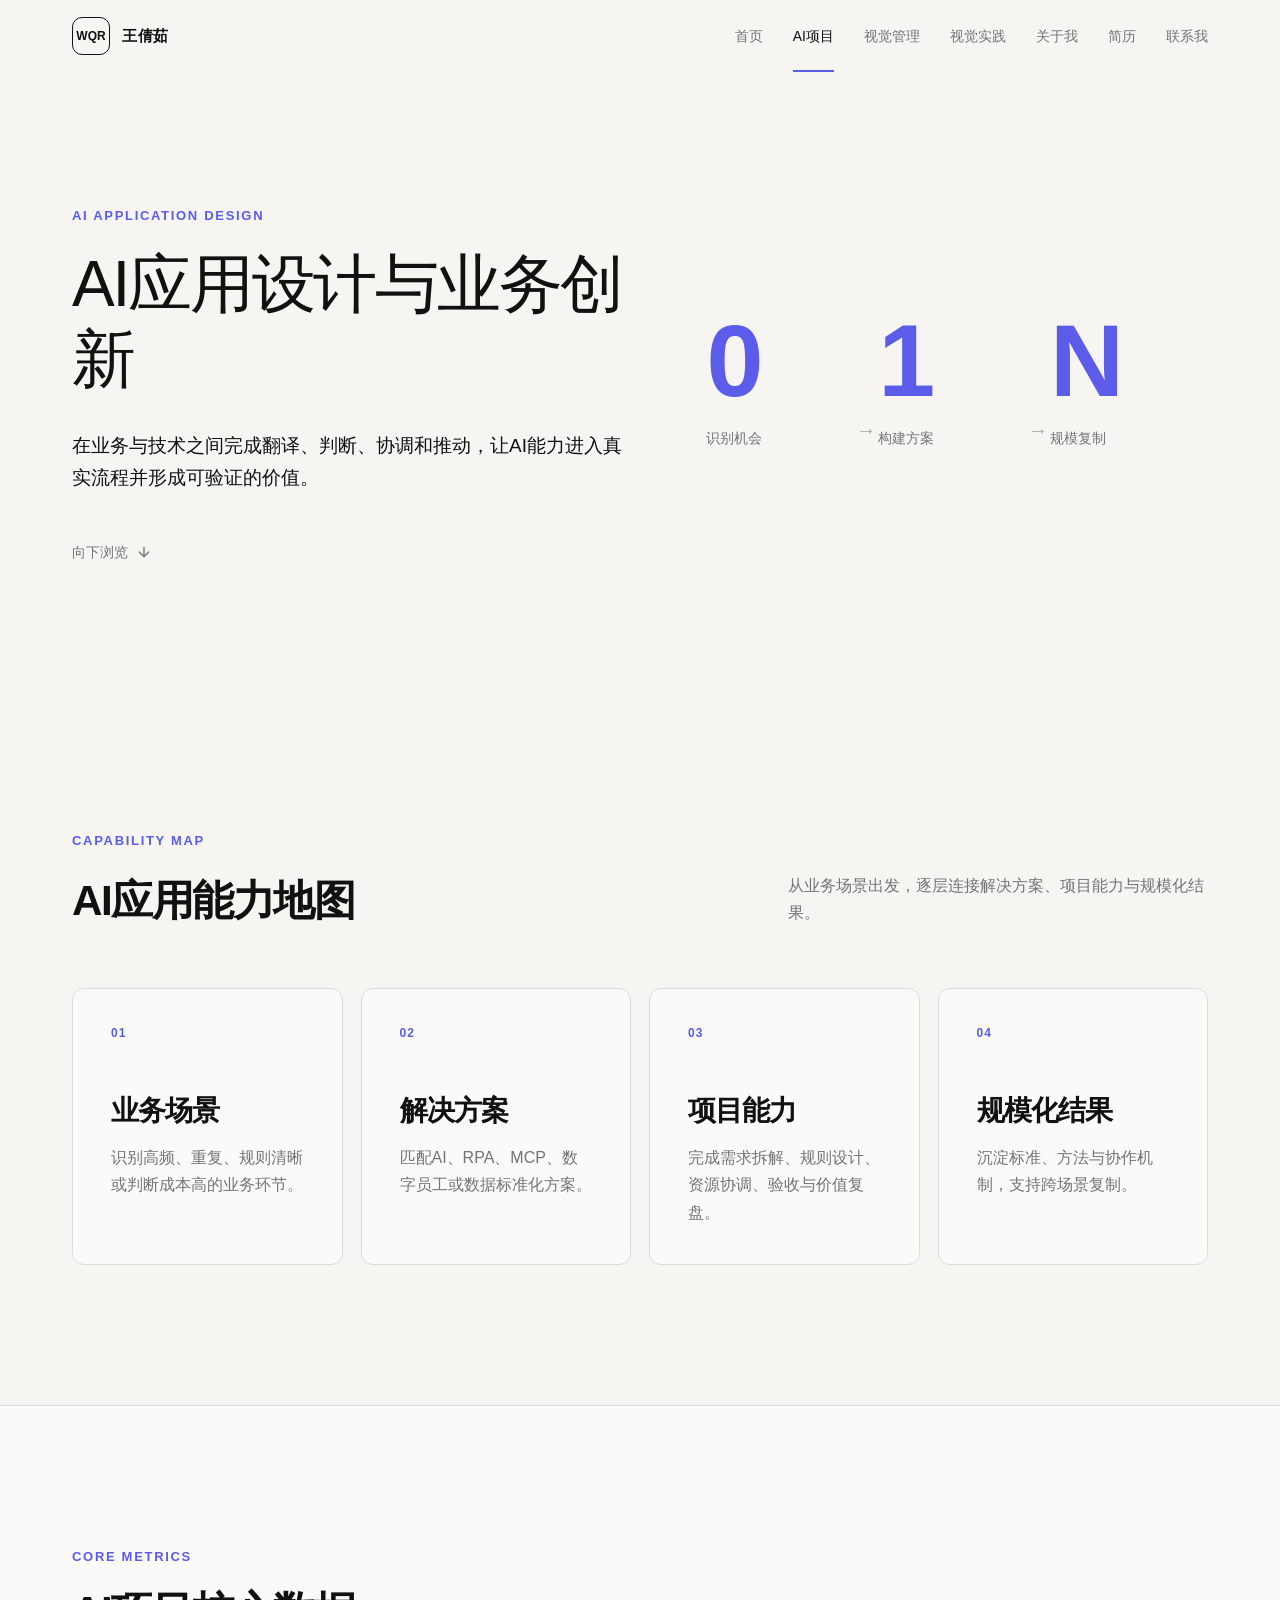
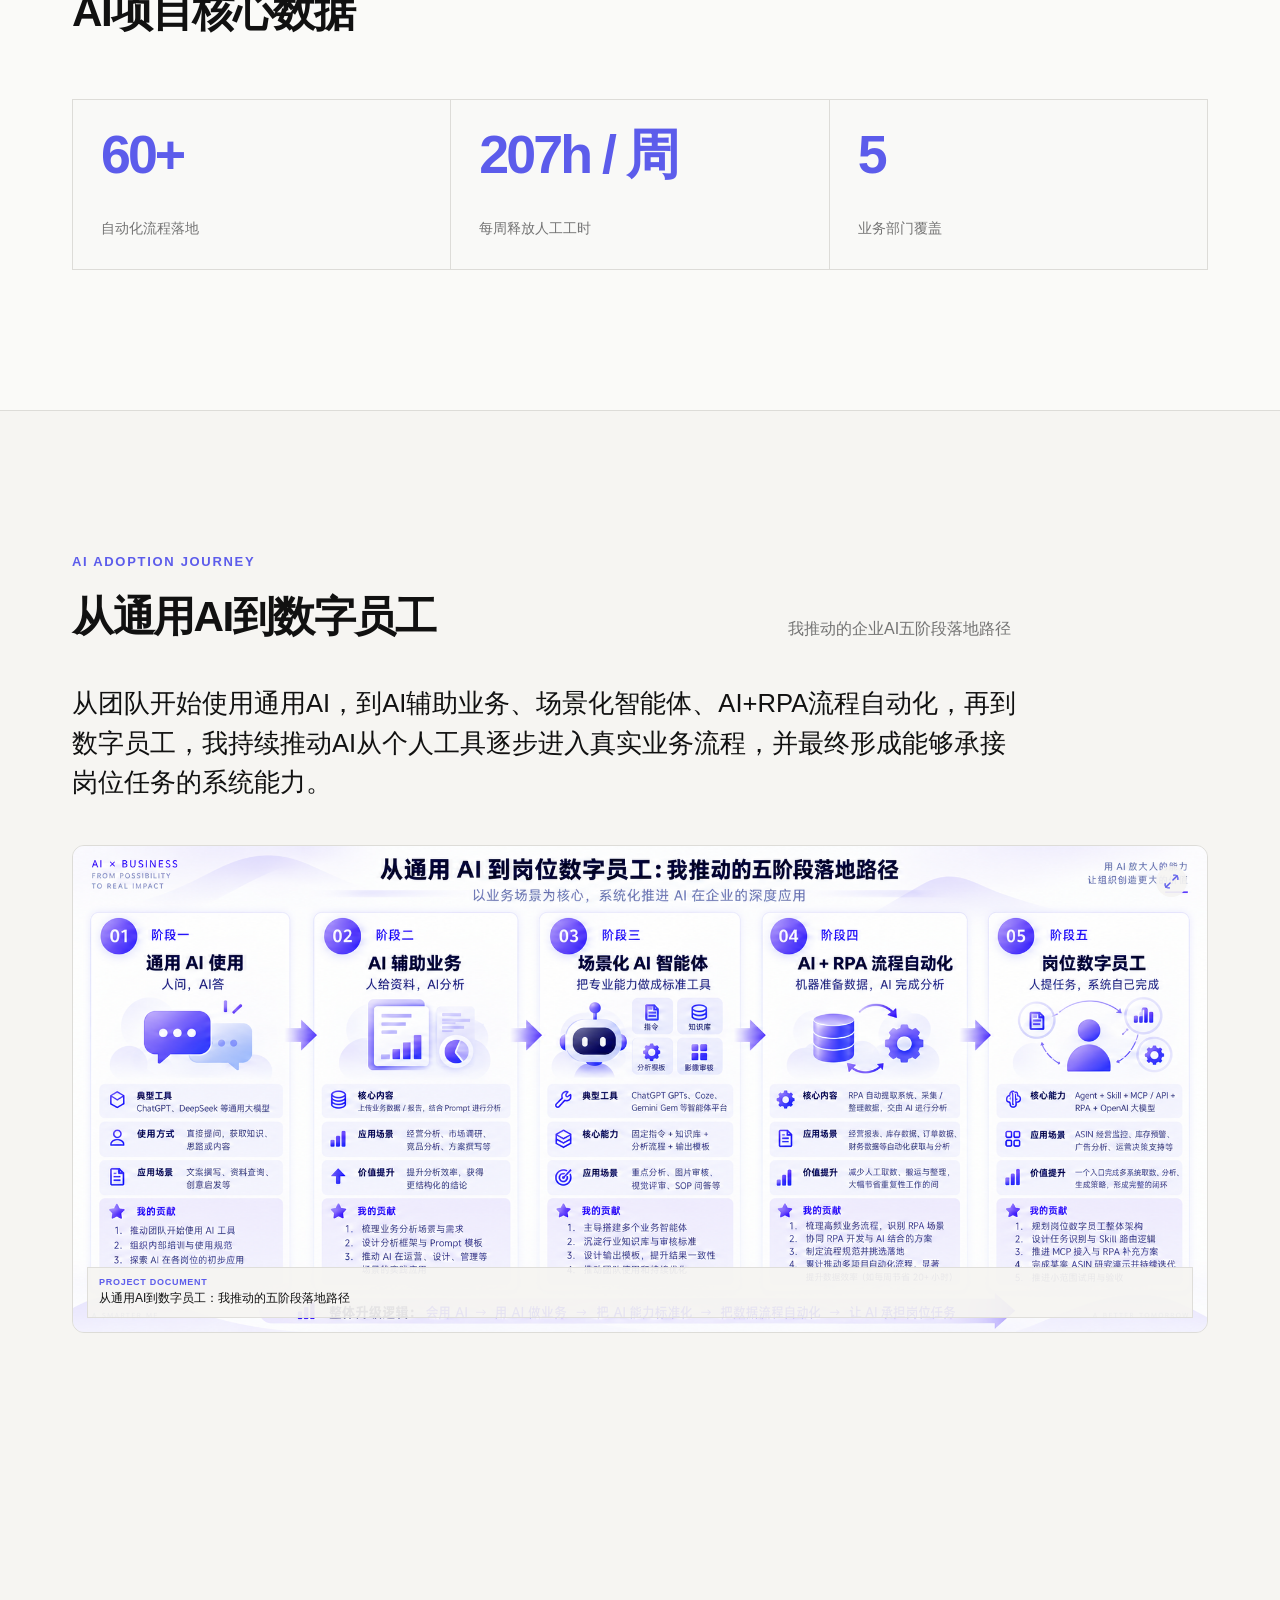
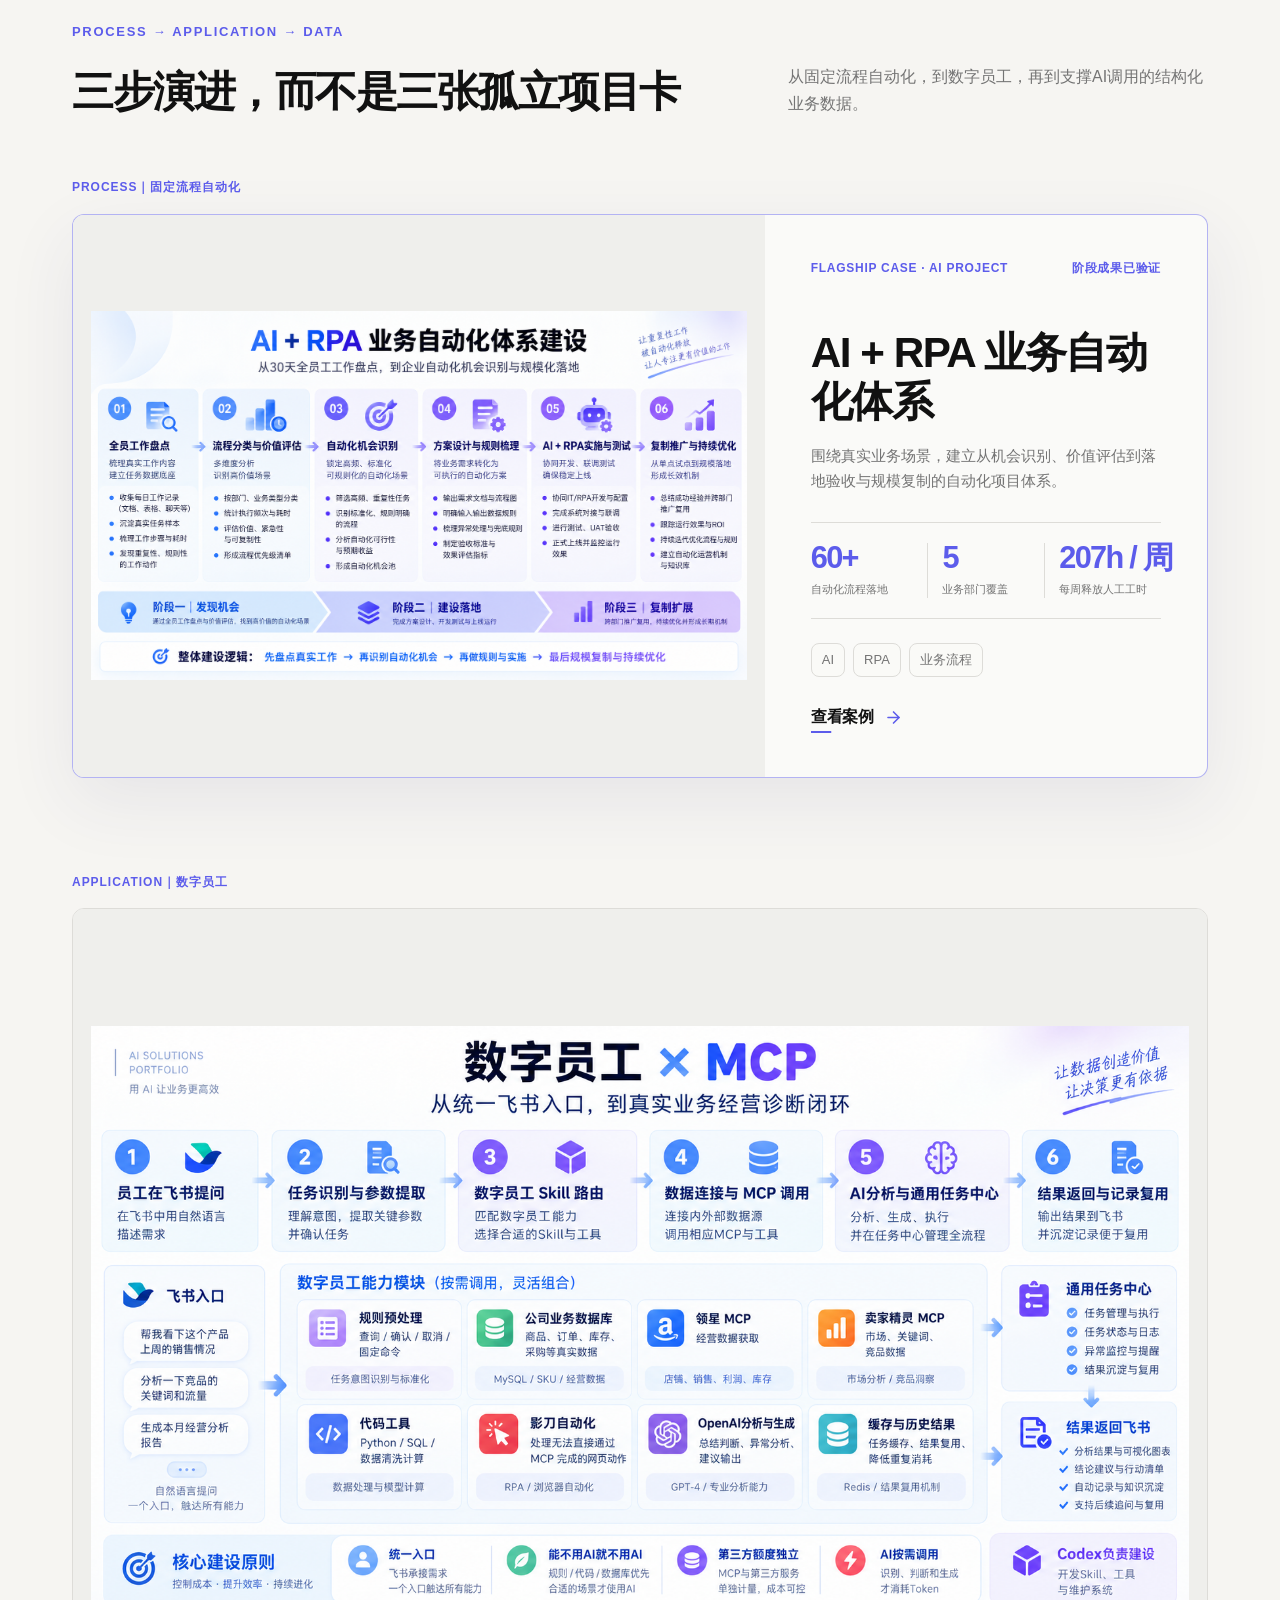
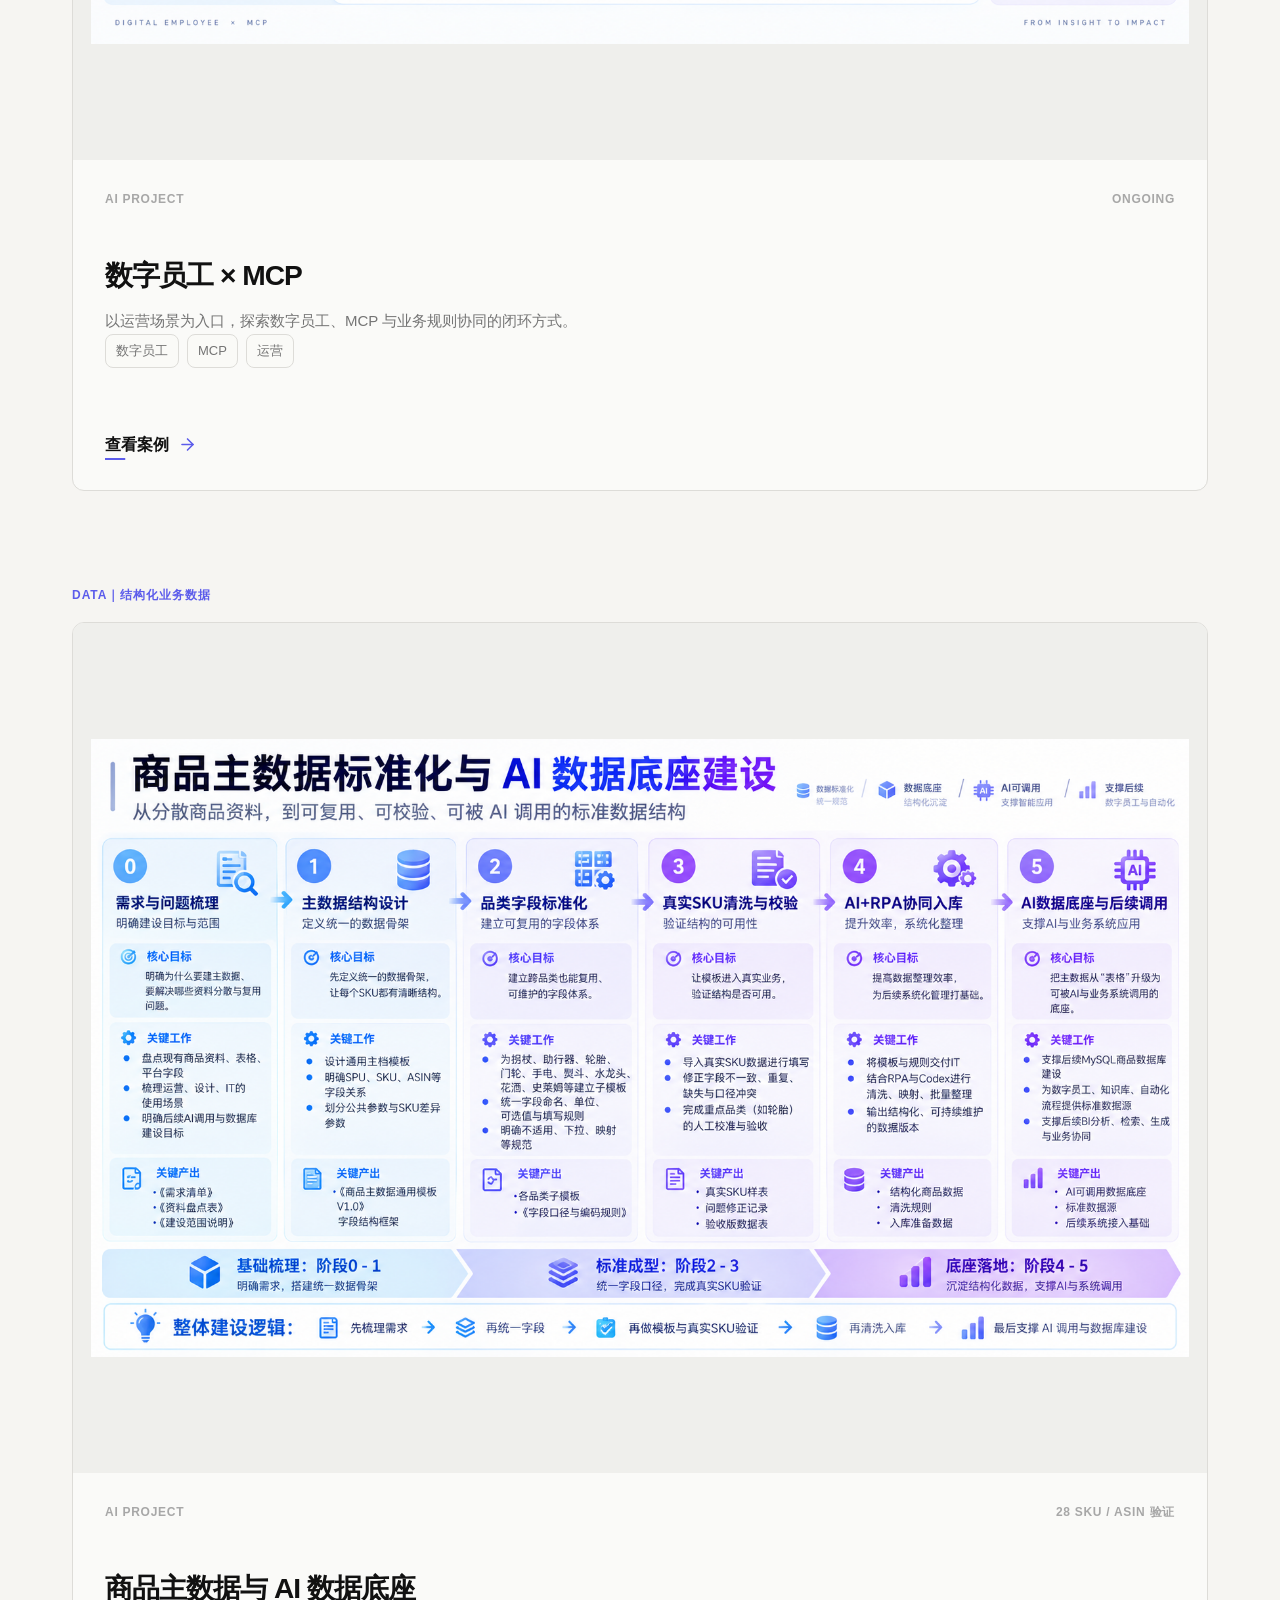
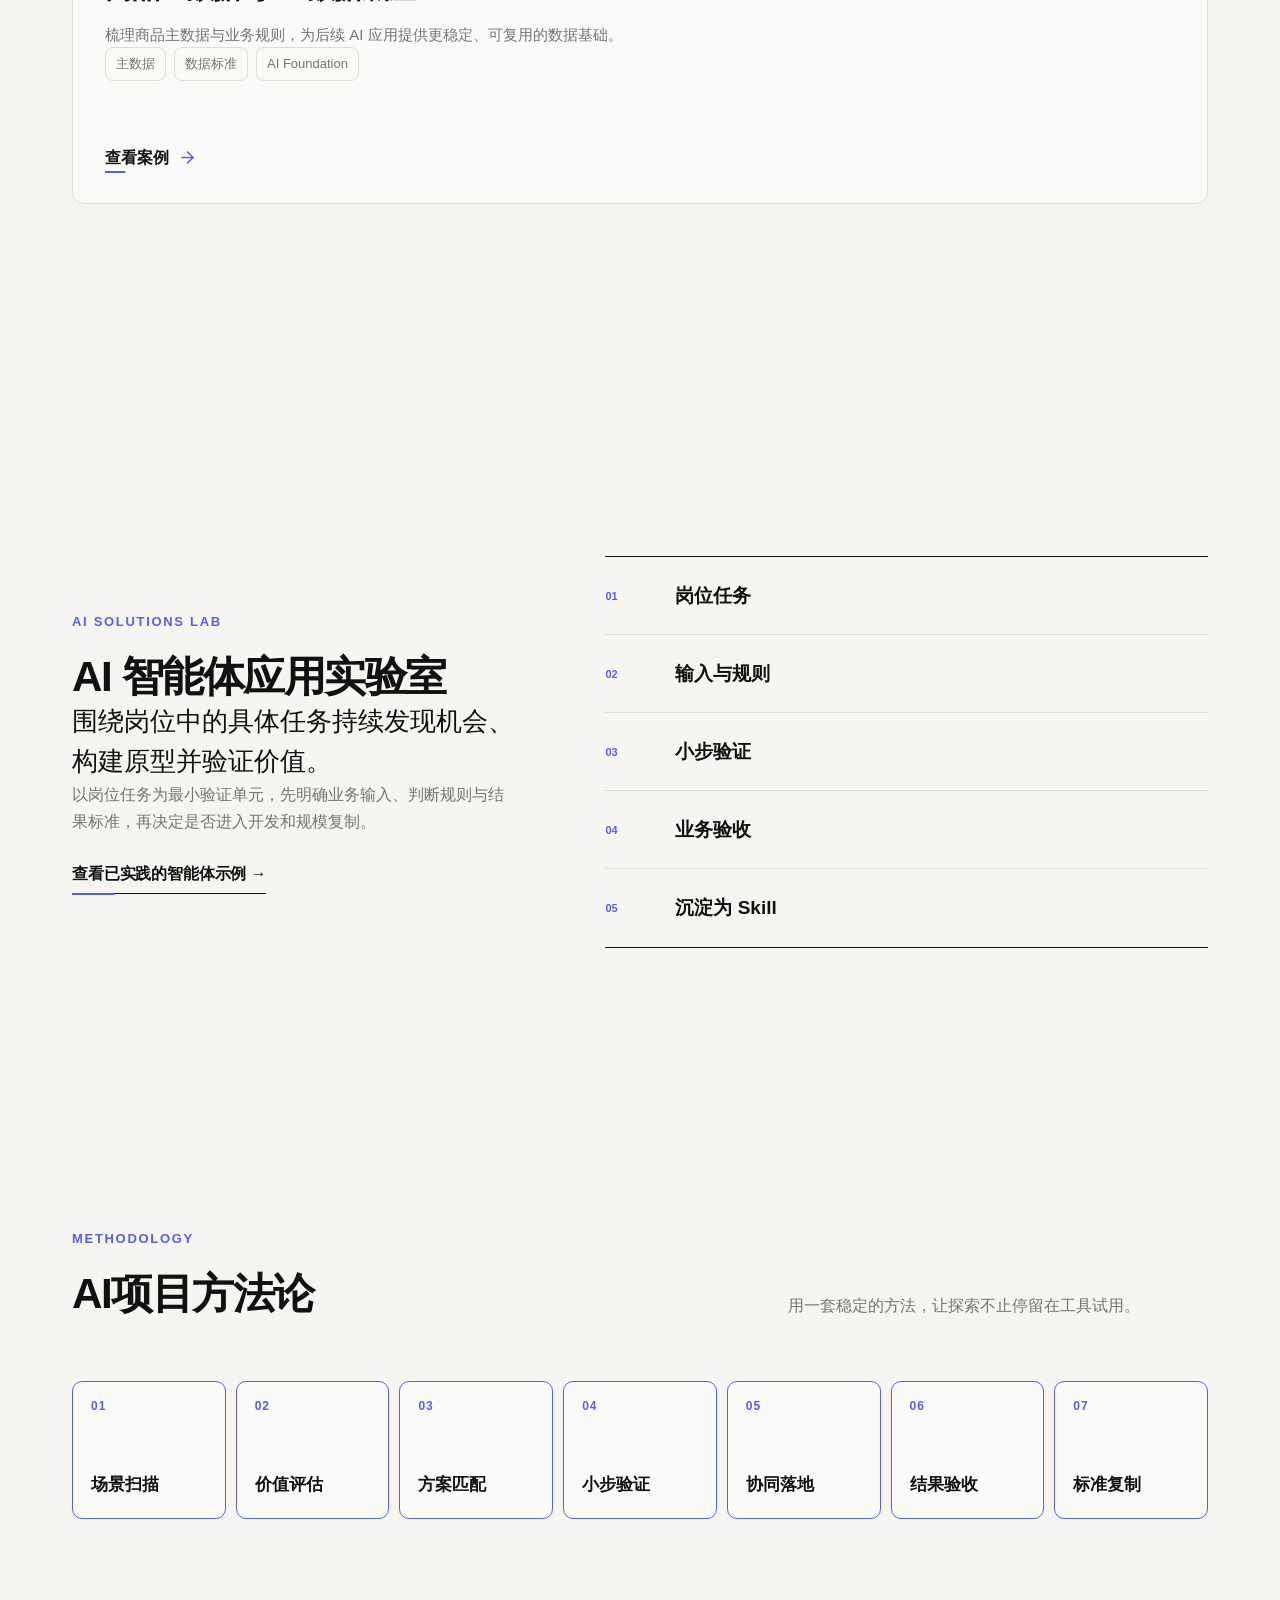
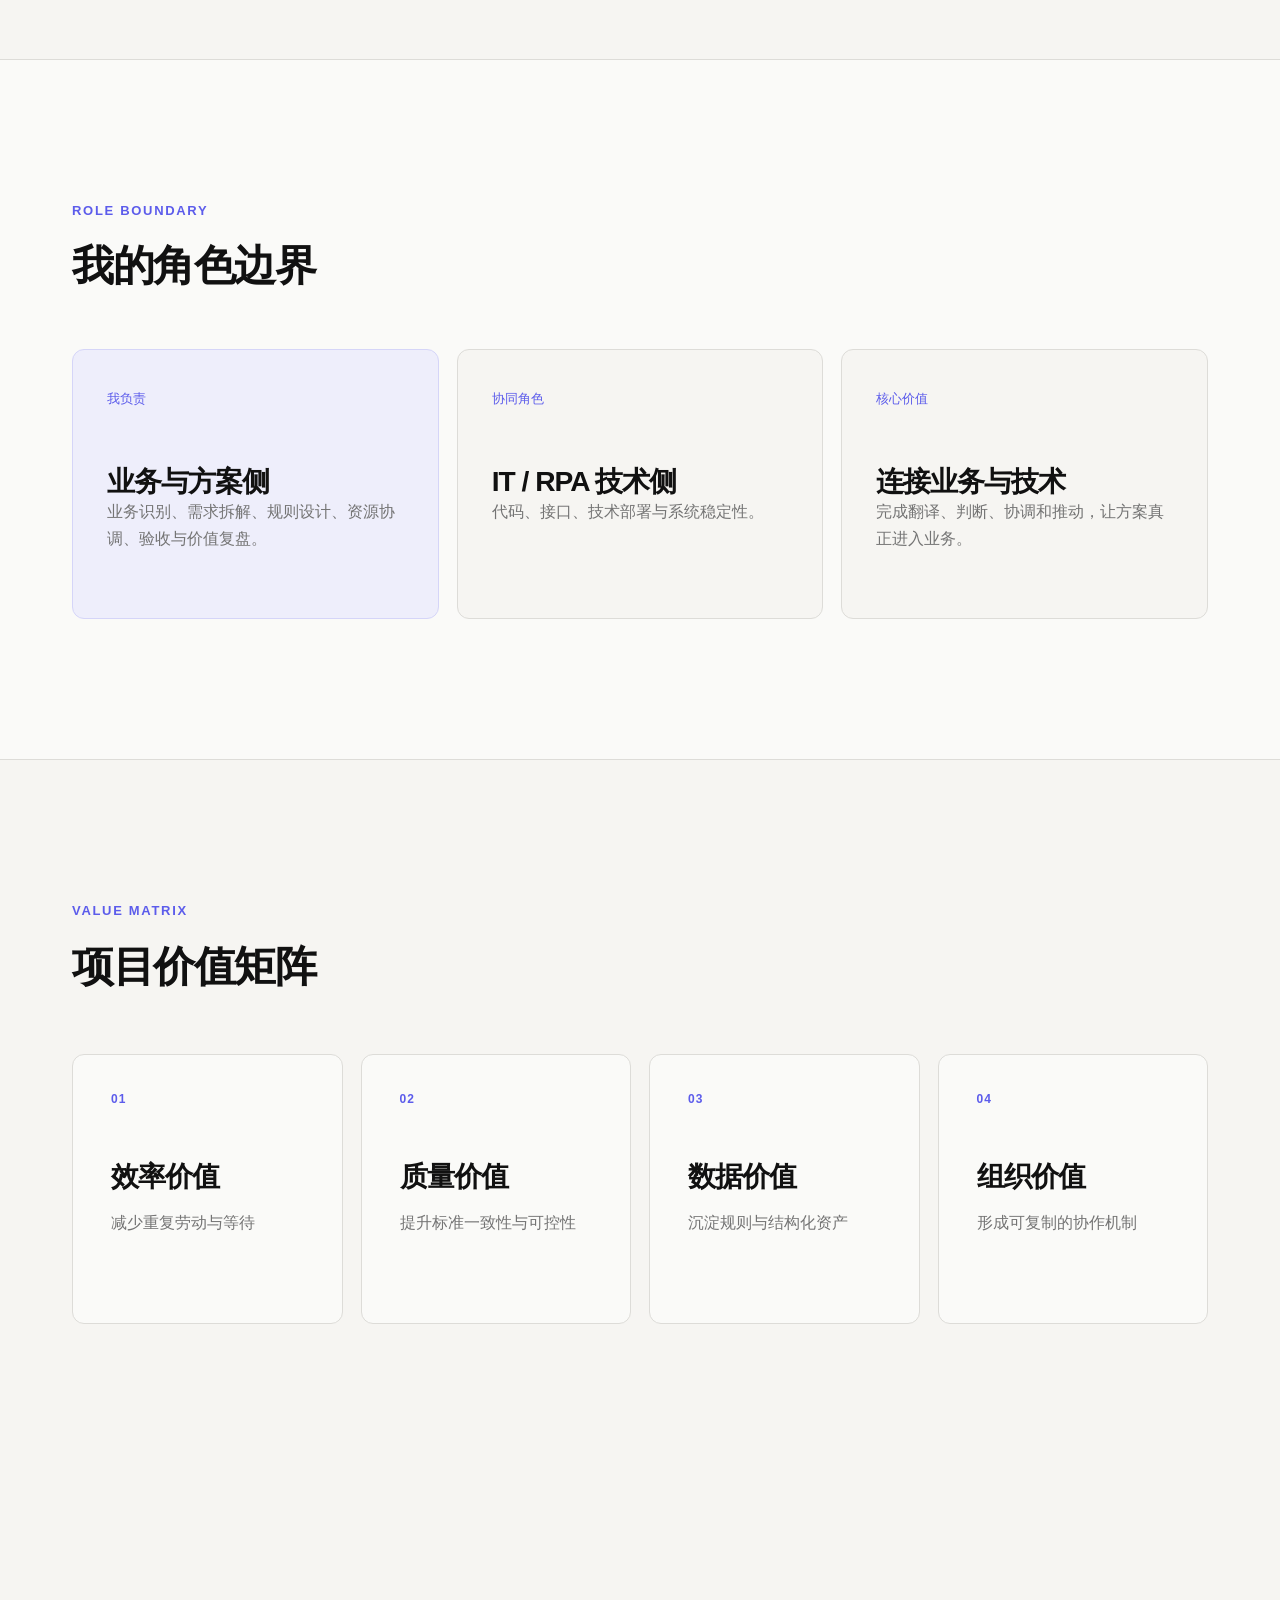
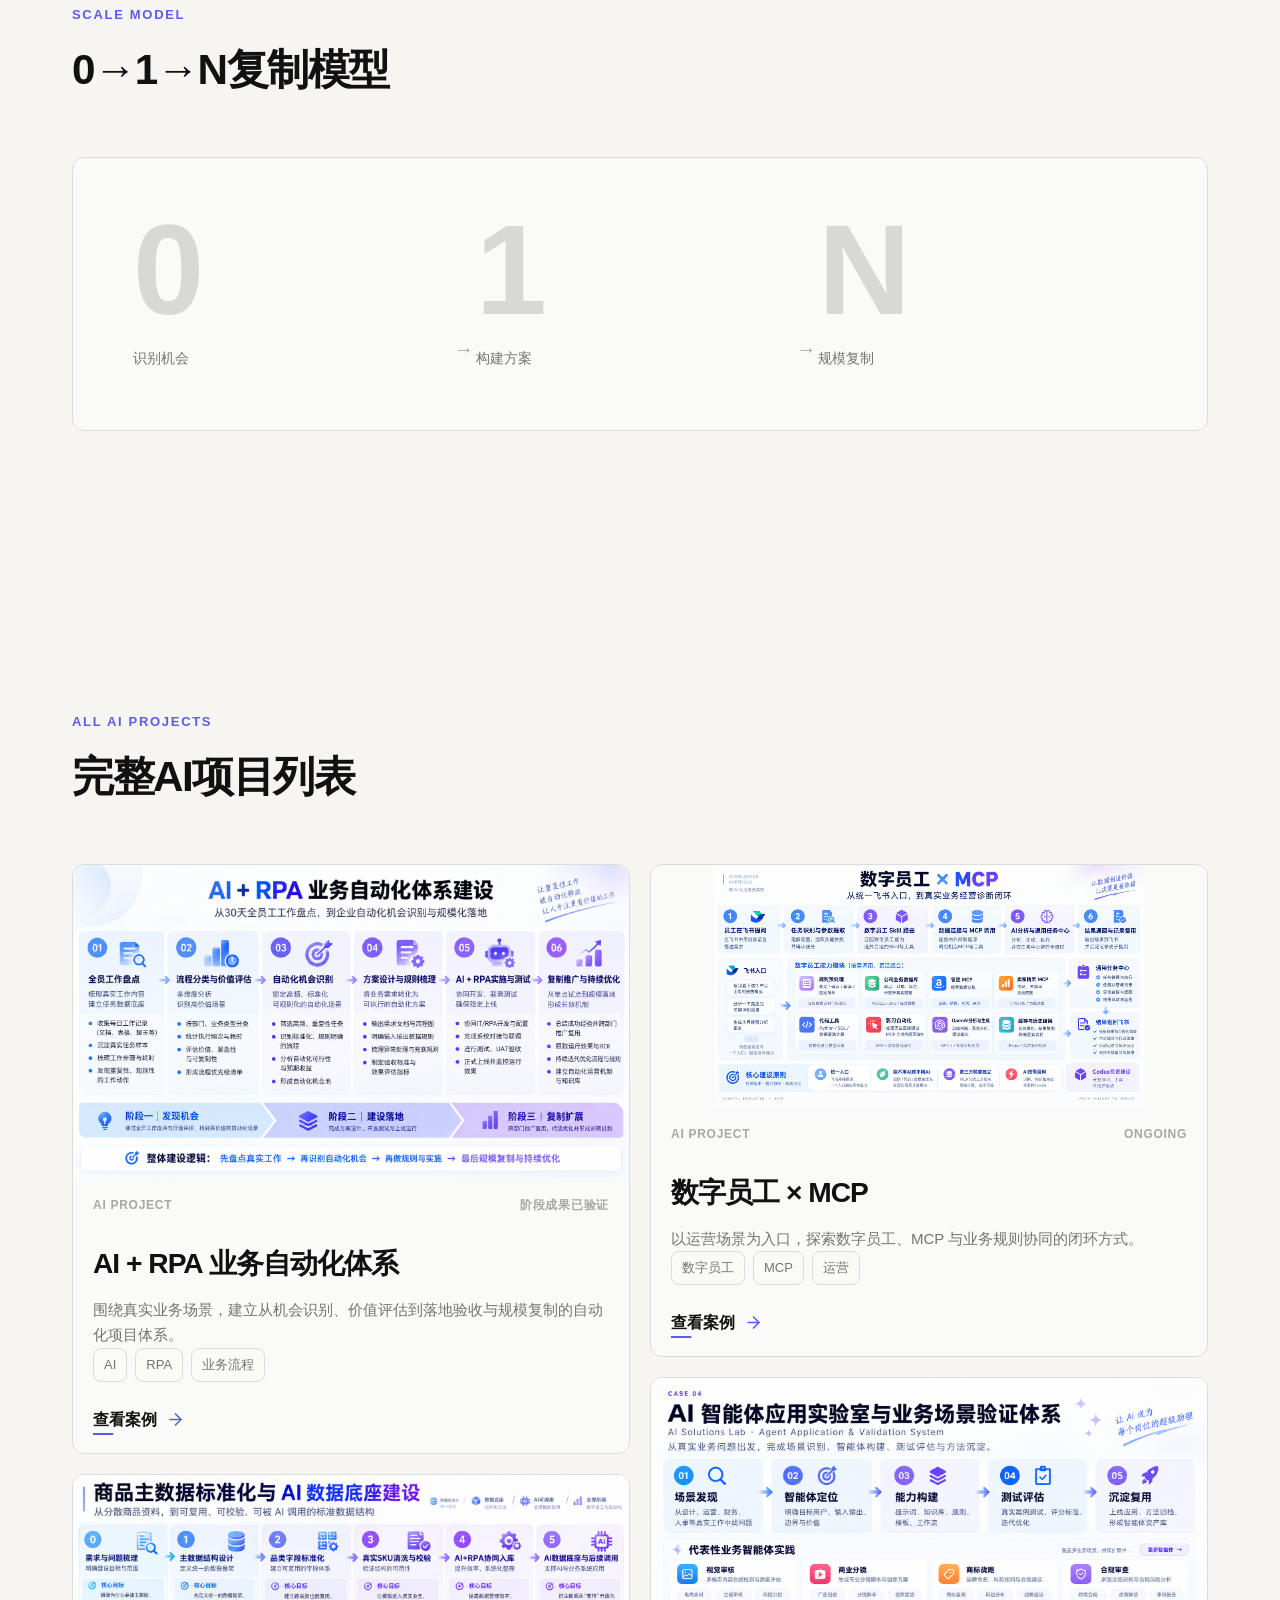
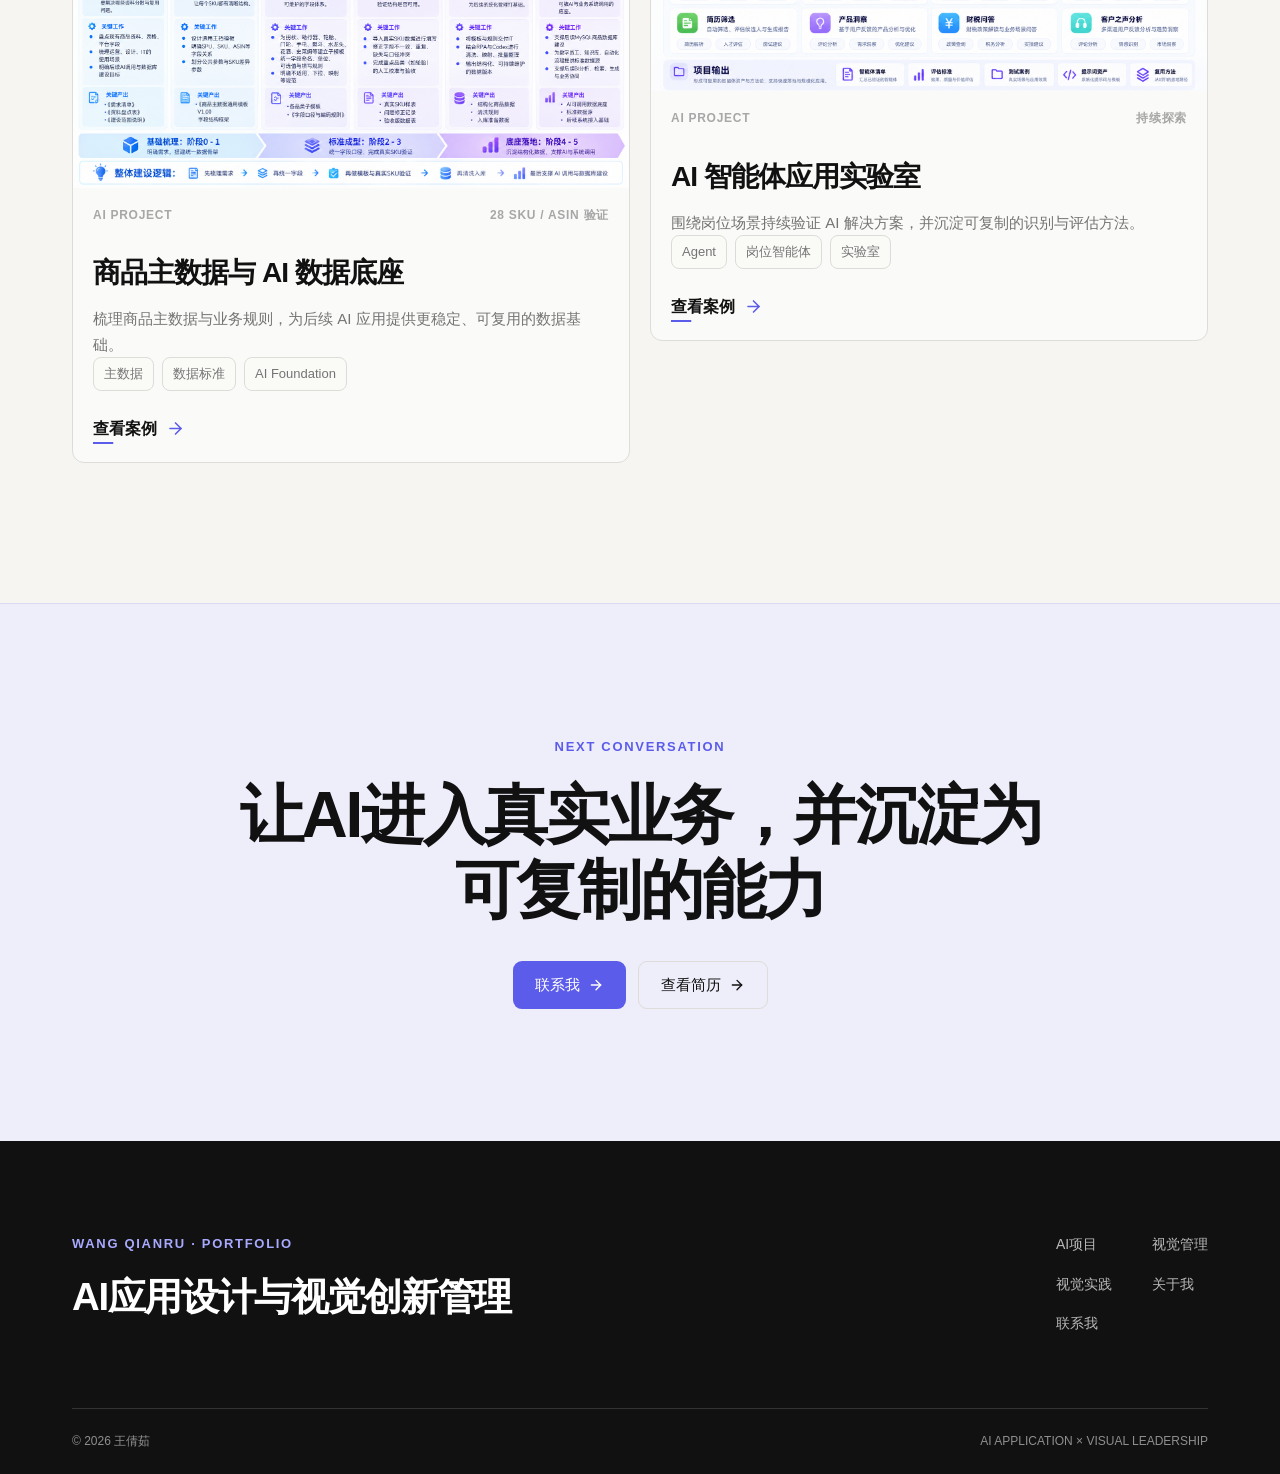
<file: ai-projects/index.html>
<!DOCTYPE html><html lang="zh-CN"><head><meta charSet="utf-8"/><meta name="viewport" content="width=device-width, initial-scale=1"/><link rel="stylesheet" href="/_next/static/chunks/2fu8kl9dzmy-1.css" data-precedence="next"/><link rel="preload" as="script" fetchPriority="low" href="/_next/static/chunks/3__muui5h9rv7.js"/><script src="/_next/static/chunks/27-opqc9xg5w0.js" async=""></script><script src="/_next/static/chunks/219rqkmz9px26.js" async=""></script><script src="/_next/static/chunks/29pbeyprxkz70.js" async=""></script><script src="/_next/static/chunks/turbopack-2dl4k2-w7nwtn.js" async=""></script><script src="/_next/static/chunks/1s68bzxfwe3rn.js" async=""></script><script src="/_next/static/chunks/2fqbvhaivia2t.js" async=""></script><script src="/_next/static/chunks/44ib_tj9liyi7.js" async=""></script><title>AI项目｜王倩茹作品集</title><meta name="description" content="王倩茹的AI应用设计、RPA、MCP、数字员工与业务创新项目。"/><link rel="shortcut icon" href="/favicon.svg"/><link rel="icon" href="/favicon.svg"/><script src="/_next/static/chunks/0cz1d0mv5g_q7.js" noModule=""></script></head><body class="antialiased"><div hidden=""><!--$--><!--/$--></div><header class="site-header "><div class="shell header-inner"><a class="wordmark" href="/" aria-label="王倩茹作品集首页"><span>WQR</span><strong>王倩茹</strong></a><nav class="desktop-nav" aria-label="主导航"><a class="" href="/">首页</a><a class="is-active" href="/ai-projects">AI项目</a><a class="" href="/visual-management">视觉管理</a><a class="" href="/visual-practice">视觉实践</a><a class="" href="/about">关于我</a><a class="" href="/resume">简历</a><a class="" href="/resume#contact">联系我</a></nav><button class="menu-button" type="button" aria-label="打开菜单" aria-expanded="false"><svg xmlns="http://www.w3.org/2000/svg" width="24" height="24" viewBox="0 0 24 24" fill="none" stroke="currentColor" stroke-width="2" stroke-linecap="round" stroke-linejoin="round" class="lucide lucide-menu" aria-hidden="true"><path d="M4 5h16"></path><path d="M4 12h16"></path><path d="M4 19h16"></path></svg></button></div></header><main><section class="page-hero shell section-pad "><div class="page-hero__copy" style="opacity:0;transform:translateY(20px)"><p class="eyebrow">AI APPLICATION DESIGN</p><h1>AI应用设计与业务创新</h1><p class="page-intro">在业务与技术之间完成翻译、判断、协调和推动，让AI能力进入真实流程并形成可验证的价值。</p><a class="scroll-cue" href="#content">向下浏览 <svg xmlns="http://www.w3.org/2000/svg" width="24" height="24" viewBox="0 0 24 24" fill="none" stroke="currentColor" stroke-width="2" stroke-linecap="round" stroke-linejoin="round" class="lucide lucide-arrow-down" aria-hidden="true"><path d="M12 5v14"></path><path d="m19 12-7 7-7-7"></path></svg></a></div><div class="page-hero__aside" style="opacity:0;transform:translateY(20px)"><div class="zero-one-n zero-one-n--compact"><div class="zero-stage"><div class="zero-stage__number" style="color:#A7A7A7;opacity:0.4">0</div><span>识别机会</span><span class="zero-arrow" aria-hidden="true">→</span></div><div class="zero-stage"><div class="zero-stage__number" style="color:#A7A7A7;opacity:0.4">1</div><span>构建方案</span><span class="zero-arrow" aria-hidden="true">→</span></div><div class="zero-stage"><div class="zero-stage__number" style="color:#A7A7A7;opacity:0.4">N</div><span>规模复制</span></div></div></div></section><div id="content"><section class="shell section-pad"><div class="section-header" style="opacity:0;transform:translateY(20px)"><p class="eyebrow">CAPABILITY MAP</p><div class="section-header__row"><h2>AI应用能力地图</h2><p>从业务场景出发，逐层连接解决方案、项目能力与规模化结果。</p></div></div><div class="map-grid"><div class="capability-card" style="opacity:0;transform:translateY(20px)"><span>01</span><h3>业务场景</h3><p>识别高频、重复、规则清晰或判断成本高的业务环节。</p></div><div class="capability-card" style="opacity:0;transform:translateY(20px)"><span>02</span><h3>解决方案</h3><p>匹配AI、RPA、MCP、数字员工或数据标准化方案。</p></div><div class="capability-card" style="opacity:0;transform:translateY(20px)"><span>03</span><h3>项目能力</h3><p>完成需求拆解、规则设计、资源协调、验收与价值复盘。</p></div><div class="capability-card" style="opacity:0;transform:translateY(20px)"><span>04</span><h3>规模化结果</h3><p>沉淀标准、方法与协作机制，支持跨场景复制。</p></div></div></section><section class="surface-section section-pad"><div class="shell"><div class="section-header" style="opacity:0;transform:translateY(20px)"><p class="eyebrow">CORE METRICS</p><div class="section-header__row"><h2>AI项目核心数据</h2></div></div><div class="metric-grid metric-grid--three" style="opacity:0;transform:translateY(20px)"><div class="metric-item"><strong>60+</strong><span>自动化流程落地</span></div><div class="metric-item"><strong>207h / 周</strong><span>每周释放人工工时</span></div><div class="metric-item"><strong>5</strong><span>业务部门覆盖</span></div></div></div></section><section class="shell section-pad adoption-journey"><div class="section-header" style="opacity:0;transform:translateY(20px)"><p class="eyebrow">AI ADOPTION JOURNEY</p><div class="section-header__row"><h2>从通用AI到数字员工</h2><p>我推动的企业AI五阶段落地路径</p></div></div><div class="" style="opacity:0;transform:translateY(20px)"><p class="large-copy adoption-journey__copy">从团队开始使用通用AI，到AI辅助业务、场景化智能体、AI+RPA流程自动化，再到数字员工，我持续推动AI从个人工具逐步进入真实业务流程，并最终形成能够承接岗位任务的系统能力。</p></div><div class="" style="opacity:0;transform:translateY(20px)"><button class="case-asset-trigger" type="button" aria-label="放大查看：从通用AI到数字员工：我推动的五阶段落地路径" aria-haspopup="dialog" aria-expanded="false" data-state="closed" data-slot="dialog-trigger"><figure class="case-asset case-asset--real case-asset--16x9 case-asset--document  " data-asset-path="/images/portfolio/methodology/ai-adoption-journey.png" data-object-fit="contain"><img src="/images/portfolio/methodology/ai-adoption-journey.png" alt="从通用AI到数字员工：我推动的五阶段落地路径" loading="lazy"/><svg xmlns="http://www.w3.org/2000/svg" width="24" height="24" viewBox="0 0 24 24" fill="none" stroke="currentColor" stroke-width="2" stroke-linecap="round" stroke-linejoin="round" class="lucide lucide-maximize-2 case-asset__expand" aria-hidden="true"><path d="M15 3h6v6"></path><path d="m21 3-7 7"></path><path d="m3 21 7-7"></path><path d="M9 21H3v-6"></path></svg><figcaption><span>PROJECT DOCUMENT</span>从通用AI到数字员工：我推动的五阶段落地路径</figcaption></figure></button></div></section><section class="shell section-pad"><div class="section-header" style="opacity:0;transform:translateY(20px)"><p class="eyebrow">PROCESS → APPLICATION → DATA</p><div class="section-header__row"><h2>三步演进，而不是三张孤立项目卡</h2><p>从固定流程自动化，到数字员工，再到支撑AI调用的结构化业务数据。</p></div></div><div class="case-stack evolution-stack"><div><span class="evolution-label">PROCESS｜固定流程自动化</span><article class="project-card project-card--ai-rpa-automation project-card--large"><a href="/projects/ai-rpa-automation" aria-label="查看项目：AI + RPA 业务自动化体系建设"><div class="project-card__media"><img class="project-card__image project-card__image--contain" src="/images/portfolio/case01/case01-overview-ai-rpa-automation.png" alt="AI + RPA 业务自动化体系真实项目素材" loading="lazy"/></div><div class="project-card__content"><div class="project-card__meta"><span>FLAGSHIP CASE · AI PROJECT</span><span>阶段成果已验证</span></div><h3>AI + RPA 业务自动化体系</h3><p>围绕真实业务场景，建立从机会识别、价值评估到落地验收与规模复制的自动化项目体系。</p><div class="project-card__metrics" aria-label="项目关键成果"><div><strong>60+</strong><span>自动化流程落地</span></div><div><strong>5</strong><span>业务部门覆盖</span></div><div><strong>207h / 周</strong><span>每周释放人工工时</span></div></div><div class="tag-row"><span class="tag">AI</span><span class="tag">RPA</span><span class="tag">业务流程</span></div><span class="card-link">查看案例 <svg xmlns="http://www.w3.org/2000/svg" width="24" height="24" viewBox="0 0 24 24" fill="none" stroke="currentColor" stroke-width="2" stroke-linecap="round" stroke-linejoin="round" class="lucide lucide-arrow-right" aria-hidden="true"><path d="M5 12h14"></path><path d="m12 5 7 7-7 7"></path></svg></span></div></a></article></div><div><span class="evolution-label">APPLICATION｜数字员工</span><article class="project-card project-card--digital-employee-mcp "><a href="/projects/digital-employee-mcp" aria-label="查看项目：数字员工 × MCP"><div class="project-card__media"><img class="project-card__image project-card__image--contain" src="/images/portfolio/case02/case02-overview-digital-employee-mcp.png" alt="数字员工 × MCP真实项目素材" loading="lazy"/></div><div class="project-card__content"><div class="project-card__meta"><span>AI PROJECT</span><span>ONGOING</span></div><h3>数字员工 × MCP</h3><p>以运营场景为入口，探索数字员工、MCP 与业务规则协同的闭环方式。</p><div class="tag-row"><span class="tag">数字员工</span><span class="tag">MCP</span><span class="tag">运营</span></div><span class="card-link">查看案例 <svg xmlns="http://www.w3.org/2000/svg" width="24" height="24" viewBox="0 0 24 24" fill="none" stroke="currentColor" stroke-width="2" stroke-linecap="round" stroke-linejoin="round" class="lucide lucide-arrow-right" aria-hidden="true"><path d="M5 12h14"></path><path d="m12 5 7 7-7 7"></path></svg></span></div></a></article></div><div><span class="evolution-label">DATA｜结构化业务数据</span><article class="project-card project-card--product-master-data "><a href="/projects/product-master-data" aria-label="查看项目：商品主数据标准化与 AI 数据底座建设"><div class="project-card__media"><img class="project-card__image project-card__image--contain" src="/images/portfolio/case03/case03-overview-product-master-data-ai-base.png" alt="商品主数据与 AI 数据底座真实项目素材" loading="lazy"/></div><div class="project-card__content"><div class="project-card__meta"><span>AI PROJECT</span><span>28 SKU / ASIN 验证</span></div><h3>商品主数据与 AI 数据底座</h3><p>梳理商品主数据与业务规则，为后续 AI 应用提供更稳定、可复用的数据基础。</p><div class="tag-row"><span class="tag">主数据</span><span class="tag">数据标准</span><span class="tag">AI Foundation</span></div><span class="card-link">查看案例 <svg xmlns="http://www.w3.org/2000/svg" width="24" height="24" viewBox="0 0 24 24" fill="none" stroke="currentColor" stroke-width="2" stroke-linecap="round" stroke-linejoin="round" class="lucide lucide-arrow-right" aria-hidden="true"><path d="M5 12h14"></path><path d="m12 5 7 7-7 7"></path></svg></span></div></a></article></div></div></section><section class="shell section-pad split-section"><div class="" style="opacity:0;transform:translateY(20px)"><p class="eyebrow">AI SOLUTIONS LAB</p><h2>AI 智能体应用实验室</h2><p class="large-copy">围绕岗位中的具体任务持续发现机会、构建原型并验证价值。</p><p>以岗位任务为最小验证单元，先明确业务输入、判断规则与结果标准，再决定是否进入开发和规模复制。</p><a class="text-link" href="/projects/ai-solutions-lab/">查看已实践的智能体示例 →</a></div><div class="ai-method-map" style="opacity:0;transform:translateY(20px)"><div><span>01</span><strong>岗位任务</strong></div><div><span>02</span><strong>输入与规则</strong></div><div><span>03</span><strong>小步验证</strong></div><div><span>04</span><strong>业务验收</strong></div><div><span>05</span><strong>沉淀为 Skill</strong></div></div></section><section class="shell section-pad"><div class="section-header" style="opacity:0;transform:translateY(20px)"><p class="eyebrow">METHODOLOGY</p><div class="section-header__row"><h2>AI项目方法论</h2><p>用一套稳定的方法，让探索不止停留在工具试用。</p></div></div><div class="" style="opacity:0;transform:translateY(20px)"><div class="process-rail"><div class="process-node" style="border-color:#DDDCD8;color:#747474;opacity:0.45;transform:translateY(14px)"><span class="process-node__index">01</span><strong>场景扫描</strong></div><div class="process-node" style="border-color:#DDDCD8;color:#747474;opacity:0.45;transform:translateY(14px)"><span class="process-node__index">02</span><strong>价值评估</strong></div><div class="process-node" style="border-color:#DDDCD8;color:#747474;opacity:0.45;transform:translateY(14px)"><span class="process-node__index">03</span><strong>方案匹配</strong></div><div class="process-node" style="border-color:#DDDCD8;color:#747474;opacity:0.45;transform:translateY(14px)"><span class="process-node__index">04</span><strong>小步验证</strong></div><div class="process-node" style="border-color:#DDDCD8;color:#747474;opacity:0.45;transform:translateY(14px)"><span class="process-node__index">05</span><strong>协同落地</strong></div><div class="process-node" style="border-color:#DDDCD8;color:#747474;opacity:0.45;transform:translateY(14px)"><span class="process-node__index">06</span><strong>结果验收</strong></div><div class="process-node" style="border-color:#DDDCD8;color:#747474;opacity:0.45;transform:translateY(14px)"><span class="process-node__index">07</span><strong>标准复制</strong></div></div></div></section><section class="surface-section section-pad"><div class="shell role-boundary"><div class="" style="opacity:0;transform:translateY(20px)"><p class="eyebrow">ROLE BOUNDARY</p><h2>我的角色边界</h2></div><div class="role-grid"><div class="role-card role-card--primary" style="opacity:0;transform:translateY(20px)"><span>我负责</span><h3>业务与方案侧</h3><p>业务识别、需求拆解、规则设计、资源协调、验收与价值复盘。</p></div><div class="role-card" style="opacity:0;transform:translateY(20px)"><span>协同角色</span><h3>IT / RPA 技术侧</h3><p>代码、接口、技术部署与系统稳定性。</p></div><div class="role-card" style="opacity:0;transform:translateY(20px)"><span>核心价值</span><h3>连接业务与技术</h3><p>完成翻译、判断、协调和推动，让方案真正进入业务。</p></div></div></div></section><section class="shell section-pad"><div class="section-header" style="opacity:0;transform:translateY(20px)"><p class="eyebrow">VALUE MATRIX</p><div class="section-header__row"><h2>项目价值矩阵</h2></div></div><div class="value-matrix"><div class="capability-card" style="opacity:0;transform:translateY(20px)"><span>01</span><h3>效率价值</h3><p>减少重复劳动与等待</p></div><div class="capability-card" style="opacity:0;transform:translateY(20px)"><span>02</span><h3>质量价值</h3><p>提升标准一致性与可控性</p></div><div class="capability-card" style="opacity:0;transform:translateY(20px)"><span>03</span><h3>数据价值</h3><p>沉淀规则与结构化资产</p></div><div class="capability-card" style="opacity:0;transform:translateY(20px)"><span>04</span><h3>组织价值</h3><p>形成可复制的协作机制</p></div></div></section><section class="shell section-pad model-section"><div class="section-header" style="opacity:0;transform:translateY(20px)"><p class="eyebrow">SCALE MODEL</p><div class="section-header__row"><h2>0→1→N复制模型</h2></div></div><div class="" style="opacity:0;transform:translateY(20px)"><div class="zero-one-n "><div class="zero-stage"><div class="zero-stage__number" style="color:#A7A7A7;opacity:0.4">0</div><span>识别机会</span><span class="zero-arrow" aria-hidden="true">→</span></div><div class="zero-stage"><div class="zero-stage__number" style="color:#A7A7A7;opacity:0.4">1</div><span>构建方案</span><span class="zero-arrow" aria-hidden="true">→</span></div><div class="zero-stage"><div class="zero-stage__number" style="color:#A7A7A7;opacity:0.4">N</div><span>规模复制</span></div></div></div></section><section class="shell section-pad"><div class="section-header" style="opacity:0;transform:translateY(20px)"><p class="eyebrow">ALL AI PROJECTS</p><div class="section-header__row"><h2>完整AI项目列表</h2></div></div><div class="ai-project-columns"><div class="ai-project-column"><article class="project-card project-card--ai-rpa-automation "><a href="/projects/ai-rpa-automation" aria-label="查看项目：AI + RPA 业务自动化体系建设"><div class="project-card__media"><img class="project-card__image project-card__image--contain" src="/images/portfolio/case01/case01-overview-ai-rpa-automation.png" alt="AI + RPA 业务自动化体系真实项目素材" loading="lazy"/></div><div class="project-card__content"><div class="project-card__meta"><span>AI PROJECT</span><span>阶段成果已验证</span></div><h3>AI + RPA 业务自动化体系</h3><p>围绕真实业务场景，建立从机会识别、价值评估到落地验收与规模复制的自动化项目体系。</p><div class="tag-row"><span class="tag">AI</span><span class="tag">RPA</span><span class="tag">业务流程</span></div><span class="card-link">查看案例 <svg xmlns="http://www.w3.org/2000/svg" width="24" height="24" viewBox="0 0 24 24" fill="none" stroke="currentColor" stroke-width="2" stroke-linecap="round" stroke-linejoin="round" class="lucide lucide-arrow-right" aria-hidden="true"><path d="M5 12h14"></path><path d="m12 5 7 7-7 7"></path></svg></span></div></a></article><article class="project-card project-card--product-master-data "><a href="/projects/product-master-data" aria-label="查看项目：商品主数据标准化与 AI 数据底座建设"><div class="project-card__media"><img class="project-card__image project-card__image--contain" src="/images/portfolio/case03/case03-overview-product-master-data-ai-base.png" alt="商品主数据与 AI 数据底座真实项目素材" loading="lazy"/></div><div class="project-card__content"><div class="project-card__meta"><span>AI PROJECT</span><span>28 SKU / ASIN 验证</span></div><h3>商品主数据与 AI 数据底座</h3><p>梳理商品主数据与业务规则，为后续 AI 应用提供更稳定、可复用的数据基础。</p><div class="tag-row"><span class="tag">主数据</span><span class="tag">数据标准</span><span class="tag">AI Foundation</span></div><span class="card-link">查看案例 <svg xmlns="http://www.w3.org/2000/svg" width="24" height="24" viewBox="0 0 24 24" fill="none" stroke="currentColor" stroke-width="2" stroke-linecap="round" stroke-linejoin="round" class="lucide lucide-arrow-right" aria-hidden="true"><path d="M5 12h14"></path><path d="m12 5 7 7-7 7"></path></svg></span></div></a></article></div><div class="ai-project-column"><article class="project-card project-card--digital-employee-mcp "><a href="/projects/digital-employee-mcp" aria-label="查看项目：数字员工 × MCP"><div class="project-card__media"><img class="project-card__image project-card__image--contain" src="/images/portfolio/case02/case02-overview-digital-employee-mcp.png" alt="数字员工 × MCP真实项目素材" loading="lazy"/></div><div class="project-card__content"><div class="project-card__meta"><span>AI PROJECT</span><span>ONGOING</span></div><h3>数字员工 × MCP</h3><p>以运营场景为入口，探索数字员工、MCP 与业务规则协同的闭环方式。</p><div class="tag-row"><span class="tag">数字员工</span><span class="tag">MCP</span><span class="tag">运营</span></div><span class="card-link">查看案例 <svg xmlns="http://www.w3.org/2000/svg" width="24" height="24" viewBox="0 0 24 24" fill="none" stroke="currentColor" stroke-width="2" stroke-linecap="round" stroke-linejoin="round" class="lucide lucide-arrow-right" aria-hidden="true"><path d="M5 12h14"></path><path d="m12 5 7 7-7 7"></path></svg></span></div></a></article><article class="project-card project-card--ai-solutions-lab "><a href="/projects/ai-solutions-lab" aria-label="查看项目：AI 智能体应用实验室与业务场景验证体系"><div class="project-card__media"><img class="project-card__image project-card__image--contain" src="/images/portfolio/ai-solutions-lab/case04-overview-ai-agents-lab.png" alt="AI 智能体应用实验室真实项目素材" loading="lazy"/></div><div class="project-card__content"><div class="project-card__meta"><span>AI PROJECT</span><span>持续探索</span></div><h3>AI 智能体应用实验室</h3><p>围绕岗位场景持续验证 AI 解决方案，并沉淀可复制的识别与评估方法。</p><div class="tag-row"><span class="tag">Agent</span><span class="tag">岗位智能体</span><span class="tag">实验室</span></div><span class="card-link">查看案例 <svg xmlns="http://www.w3.org/2000/svg" width="24" height="24" viewBox="0 0 24 24" fill="none" stroke="currentColor" stroke-width="2" stroke-linecap="round" stroke-linejoin="round" class="lucide lucide-arrow-right" aria-hidden="true"><path d="M5 12h14"></path><path d="m12 5 7 7-7 7"></path></svg></span></div></a></article></div></div></section></div><section class="cta-section"><div class="shell cta-inner" style="opacity:0;transform:translateY(20px)"><p class="eyebrow">NEXT CONVERSATION</p><h2>让AI进入真实业务，并沉淀为可复制的能力</h2><div class="button-row"><a href="/resume#contact" data-slot="button" data-variant="default" data-size="lg" class="inline-flex shrink-0 items-center justify-center gap-2 text-sm font-medium whitespace-nowrap transition-all outline-none focus-visible:border-ring focus-visible:ring-[3px] focus-visible:ring-ring/50 disabled:pointer-events-none disabled:opacity-50 aria-invalid:border-destructive aria-invalid:ring-destructive/20 dark:aria-invalid:ring-destructive/40 [&amp;_svg]:pointer-events-none [&amp;_svg]:shrink-0 [&amp;_svg:not([class*=&#x27;size-&#x27;])]:size-4 bg-primary text-primary-foreground hover:bg-primary/90 h-10 rounded-md px-6 has-[&gt;svg]:px-4 primary-button">联系我<svg xmlns="http://www.w3.org/2000/svg" width="24" height="24" viewBox="0 0 24 24" fill="none" stroke="currentColor" stroke-width="2" stroke-linecap="round" stroke-linejoin="round" class="lucide lucide-arrow-right" aria-hidden="true"><path d="M5 12h14"></path><path d="m12 5 7 7-7 7"></path></svg></a><a href="/resume" data-slot="button" data-variant="outline" data-size="lg" class="inline-flex shrink-0 items-center justify-center gap-2 text-sm font-medium whitespace-nowrap transition-all outline-none focus-visible:border-ring focus-visible:ring-[3px] focus-visible:ring-ring/50 disabled:pointer-events-none disabled:opacity-50 aria-invalid:border-destructive aria-invalid:ring-destructive/20 dark:aria-invalid:ring-destructive/40 [&amp;_svg]:pointer-events-none [&amp;_svg]:shrink-0 [&amp;_svg:not([class*=&#x27;size-&#x27;])]:size-4 border bg-background shadow-xs hover:bg-accent hover:text-accent-foreground dark:border-input dark:bg-input/30 dark:hover:bg-input/50 h-10 rounded-md px-6 has-[&gt;svg]:px-4 secondary-button">查看简历<svg xmlns="http://www.w3.org/2000/svg" width="24" height="24" viewBox="0 0 24 24" fill="none" stroke="currentColor" stroke-width="2" stroke-linecap="round" stroke-linejoin="round" class="lucide lucide-arrow-right" aria-hidden="true"><path d="M5 12h14"></path><path d="m12 5 7 7-7 7"></path></svg></a></div></div></section></main><!--$--><!--/$--><footer class="site-footer"><div class="shell footer-grid"><div><p class="eyebrow">WANG QIANRU · PORTFOLIO</p><h2>AI应用设计与视觉创新管理</h2></div><div class="footer-links"><a href="/ai-projects">AI项目</a><a href="/visual-management">视觉管理</a><a href="/visual-practice">视觉实践</a><a href="/about">关于我</a><a href="/resume#contact">联系我</a></div></div><div class="shell footer-meta"><span>© <!-- -->2026<!-- --> 王倩茹</span><span>AI APPLICATION × VISUAL LEADERSHIP</span></div></footer><script src="/_next/static/chunks/3__muui5h9rv7.js" id="_R_" async=""></script><script>(self.__next_f=self.__next_f||[]).push([0])</script><script>self.__next_f.push([1,"1:\"$Sreact.fragment\"\n2:I[48303,[\"/_next/static/chunks/1s68bzxfwe3rn.js\"],\"SiteHeader\"]\n3:I[61332,[\"/_next/static/chunks/1s68bzxfwe3rn.js\"],\"default\"]\n4:I[96422,[\"/_next/static/chunks/1s68bzxfwe3rn.js\"],\"default\"]\n5:I[89102,[\"/_next/static/chunks/1s68bzxfwe3rn.js\",\"/_next/static/chunks/2fqbvhaivia2t.js\",\"/_next/static/chunks/44ib_tj9liyi7.js\"],\"PageHero\"]\n6:I[63632,[\"/_next/static/chunks/1s68bzxfwe3rn.js\",\"/_next/static/chunks/2fqbvhaivia2t.js\",\"/_next/static/chunks/44ib_tj9liyi7.js\"],\"ZeroOneN\"]\n7:I[89102,[\"/_next/static/chunks/1s68bzxfwe3rn.js\",\"/_next/static/chunks/2fqbvhaivia2t.js\",\"/_next/static/chunks/44ib_tj9liyi7.js\"],\"SectionHeader\"]\n8:I[89102,[\"/_next/static/chunks/1s68bzxfwe3rn.js\",\"/_next/static/chunks/2fqbvhaivia2t.js\",\"/_next/static/chunks/44ib_tj9liyi7.js\"],\"CapabilityCard\"]\n9:I[63632,[\"/_next/static/chunks/1s68bzxfwe3rn.js\",\"/_next/static/chunks/2fqbvhaivia2t.js\",\"/_next/static/chunks/44ib_tj9liyi7.js\"],\"Reveal\"]\na:I[89102,[\"/_next/static/chunks/1s68bzxfwe3rn.js\",\"/_next/static/chunks/2fqbvhaivia2t.js\",\"/_next/static/chunks/44ib_tj9liyi7.js\"],\"MetricItem\"]\nb:I[2412,[\"/_next/static/chunks/1s68bzxfwe3rn.js\",\"/_next/static/chunks/2fqbvhaivia2t.js\",\"/_next/static/chunks/44ib_tj9liyi7.js\"],\"CaseAssetPlaceholder\"]\n1a:I[3395,[\"/_next/static/chunks/1s68bzxfwe3rn.js\"],\"default\",1]\n:HL[\"/_next/static/chunks/2fu8kl9dzmy-1.css\",\"style\"]\n18:X\n0:{\"P\":null,\"c\":[\"\",\"ai-projects\",\"\"],\"q\":\"\",\"i\":false,\"f\":[[[\"\",{\"children\":[\"ai-projects\",{\"children\":[\"__PAGE__\",{},\"$undefined\",\"$undefined\",4608]},\"$undefined\",\"$undefined\",4608]},\"$undefined\",\"$undefined\",4624],[[\"$\",\"$1\",\"c\",{\"children\":[[[\"$\",\"link\",\"0\",{\"rel\":\"stylesheet\",\"href\":\"/_next/static/chunks/2fu8kl9dzmy-1.css\",\"precedence\":\"next\",\"crossOrigin\":\"$undefined\",\"nonce\":\"$undefined\"}],[\"$\",\"script\",\"script-0\",{\"src\":\"/_next/static/chunks/1s68bzxfwe3rn.js\",\"async\":true,\"nonce\":\"$undefined\"}]],[\"$\",\"html\",null,{\"lang\":\"zh-CN\",\"children\":[\"$\",\"body\",null,{\"className\":\"antialiased\",\"children\":[[\"$\",\"$L2\",null,{}],[\"$\",\"$L3\",null,{\"parallelRouterKey\":\"children\",\"error\":\"$undefined\",\"errorStyles\":\"$undefined\",\"errorScripts\":\"$undefined\",\"template\":[\"$\",\"$L4\",null,{}],\"templateStyles\":\"$undefined\",\"templateScripts\":\"$undefined\",\"notFound\":[[[\"$\",\"title\",null,{\"children\":\"404: This page could not be found.\"}],[\"$\",\"div\",null,{\"style\":{\"fontFamily\":\"system-ui,\\\"Segoe UI\\\",Roboto,Helvetica,Arial,sans-serif,\\\"Apple Color Emoji\\\",\\\"Segoe UI Emoji\\\"\",\"height\":\"100vh\",\"textAlign\":\"center\",\"display\":\"flex\",\"flexDirection\":\"column\",\"alignItems\":\"center\",\"justifyContent\":\"center\"},\"children\":[\"$\",\"div\",null,{\"children\":[[\"$\",\"style\",null,{\"dangerouslySetInnerHTML\":{\"__html\":\"body{color:#000;background:#fff;margin:0}.next-error-h1{border-right:1px solid rgba(0,0,0,.3)}@media (prefers-color-scheme:dark){body{color:#fff;background:#000}.next-error-h1{border-right:1px solid rgba(255,255,255,.3)}}\"}}],[\"$\",\"h1\",null,{\"className\":\"next-error-h1\",\"style\":{\"display\":\"inline-block\",\"margin\":\"0 20px 0 0\",\"padding\":\"0 23px 0 0\",\"fontSize\":24,\"fontWeight\":500,\"verticalAlign\":\"top\",\"lineHeight\":\"49px\"},\"children\":404}],[\"$\",\"div\",null,{\"style\":{\"display\":\"inline-block\"},\"children\":[\"$\",\"h2\",null,{\"style\":{\"fontSize\":14,\"fontWeight\":400,\"lineHeight\":\"49px\",\"margin\":0},\"children\":\"This page could not be found.\"}]}]]}]}]],[]],\"forbidden\":\"$undefined\",\"unauthorized\":\"$undefined\"}],[\"$\",\"footer\",null,{\"className\":\"site-footer\",\"children\":[[\"$\",\"div\",null,{\"className\":\"shell footer-grid\",\"children\":[[\"$\",\"div\",null,{\"children\":[[\"$\",\"p\",null,{\"className\":\"eyebrow\",\"children\":\"WANG QIANRU · PORTFOLIO\"}],[\"$\",\"h2\",null,{\"children\":\"AI应用设计与视觉创新管理\"}]]}],[\"$\",\"div\",null,{\"className\":\"footer-links\",\"children\":[[\"$\",\"a\",null,{\"href\":\"/ai-projects\",\"children\":\"AI项目\"}],[\"$\",\"a\",null,{\"href\":\"/visual-management\",\"children\":\"视觉管理\"}],[\"$\",\"a\",null,{\"href\":\"/visual-practice\",\"children\":\"视觉实践\"}],[\"$\",\"a\",null,{\"href\":\"/about\",\"children\":\"关于我\"}],[\"$\",\"a\",null,{\"href\":\"/resume#contact\",\"children\":\"联系我\"}]]}]]}],[\"$\",\"div\",null,{\"className\":\"shell footer-meta\",\"children\":[[\"$\",\"span\",null,{\"children\":[\"© \",2026,\" 王倩茹\"]}],[\"$\",\"span\",null,{\"children\":\"AI APPLICATION × VISUAL LEADERSHIP\"}]]}]]}]]}]}]]}],{\"children\":[[\"$\",\"$1\",\"c\",{\"children\":[null,[\"$\",\"$L3\",null,{\"parallelRouterKey\":\"children\",\"error\":\"$undefined\",\"errorStyles\":\"$undefined\",\"errorScripts\":\"$undefined\",\"template\":[\"$\",\"$L4\",null,{}],\"templateStyles\":\"$undefined\",\"templateScripts\":\"$undefined\",\"notFound\":\"$undefined\",\"forbidden\":\"$undefined\",\"unauthorized\":\"$undefined\"}]]}],{\"children\":[[\"$\",\"$1\",\"c\",{\"children\":[[\"$\",\"main\",null,{\"children\":[[\"$\",\"$L5\",null,{\"eyebrow\":\"AI APPLICATION DESIGN\",\"title\":\"AI应用设计与业务创新\",\"intro\":\"在业务与技术之间完成翻译、判断、协调和推动，让AI能力进入真实流程并形成可验证的价值。\",\"aside\":[\"$\",\"$L6\",null,{\"compact\":true}]}],[\"$\",\"div\",null,{\"id\":\"content\",\"children\":[[\"$\",\"section\",null,{\"className\":\"shell section-pad\",\"children\":[[\"$\",\"$L7\",null,{\"eyebrow\":\"CAPABILITY MAP\",\"title\":\"AI应用能力地图\",\"intro\":\"从业务场景出发，逐层连接解决方案、项目能力与规模化结果。\"}],[\"$\",\"div\",null,{\"className\":\"map-grid\",\"children\":[[\"$\",\"$L8\",\"01\",{\"index\":\"01\",\"title\":\"业务场景\",\"text\":\"识别高频、重复、规则清晰或判断成本高的业务环节。\"}],[\"$\",\"$L8\",\"02\",{\"index\":\"02\",\"title\":\"解决方案\",\"text\":\"匹配AI、RPA、MCP、数字员工或数据标准化方案。\"}],[\"$\",\"$L8\",\"03\",{\"index\":\"03\",\"title\":\"项目能力\",\"text\":\"完成需求拆解、规则设计、资源协调、验收与价值复盘。\"}],[\"$\",\"$L8\",\"04\",{\"index\":\"04\",\"title\":\"规模化结果\",\"text\":\"沉淀标准、方法与协作机制，支持跨场景复制。\"}]]}]]}],[\"$\",\"section\",null,{\"className\":\"surface-section section-pad\",\"children\":[\"$\",\"div\",null,{\"className\":\"shell\",\"children\":[[\"$\",\"$L7\",null,{\"eyebrow\":\"CORE METRICS\",\"title\":\"AI项目核心数据\"}],[\"$\",\"$L9\",null,{\"className\":\"metric-grid metric-grid--three\",\"children\":[[\"$\",\"$La\",null,{\"value\":\"60+\",\"label\":\"自动化流程落地\"}],[\"$\",\"$La\",null,{\"value\":\"207h / 周\",\"label\":\"每周释放人工工时\"}],[\"$\",\"$La\",null,{\"value\":\"5\",\"label\":\"业务部门覆盖\"}]]}]]}]}],[\"$\",\"section\",null,{\"className\":\"shell section-pad adoption-journey\",\"children\":[[\"$\",\"$L7\",null,{\"eyebrow\":\"AI ADOPTION JOURNEY\",\"title\":\"从通用AI到数字员工\",\"intro\":\"我推动的企业AI五阶段落地路径\"}],[\"$\",\"$L9\",null,{\"children\":[\"$\",\"p\",null,{\"className\":\"large-copy adoption-journey__copy\",\"children\":\"从团队开始使用通用AI，到AI辅助业务、场景化智能体、AI+RPA流程自动化，再到数字员工，我持续推动AI从个人工具逐步进入真实业务流程，并最终形成能够承接岗位任务的系统能力。\"}]}],[\"$\",\"$L9\",null,{\"delay\":0.06,\"children\":[\"$\",\"$Lb\",null,{\"asset\":{\"filename\":\"ai-adoption-journey.png\",\"src\":\"/images/portfolio/methodology/ai-adoption-journey.png\",\"type\":\"document\",\"ratio\":\"16:9\",\"fit\":\"contain\",\"lightbox\":true,\"collage\":false,\"available\":true,\"caption\":\"从通用AI到数字员工：我推动的五阶段落地路径\"}}]}]]}],[\"$\",\"section\",null,{\"className\":\"shell section-pad\",\"children\":[\"$Lc\",\"$Ld\"]}],\"$Le\",\"$Lf\",\"$L10\",\"$L11\",\"$L12\",\"$L13\"]}],\"$L14\"]}],[\"$L15\",\"$L16\"],\"$L17\"]}],{},null,false,null]},null,false,\"$18\"]},null,false,null],\"$L19\",false]],\"m\":\"$undefined\",\"G\":[\"$1a\",[\"$L1b\"]],\"S\":true,\"h\":null,\"r\":\"$undefined\",\"s\":\"$undefined\",\"a\":\"$undefined\",\"l\":\"$undefined\",\"p\":\"$undefined\",\"d\":\"$undefined\",\"b\":\"PM53SQdBdrkE1sqryoRLJ\"}\n1c:I[89102,[\"/_next/static/chunks/1s68bzxfwe3rn.js\",\"/_next/static/chunks/2fqbvhaivia2t.js\",\"/_next/static/chunks/44ib_tj9liyi7.js\"],\"ProjectCard\"]\n1d:I[13299,[\"/_next/static/chunks/1s68bzxfwe3rn.js\",\"/_next/static/chunks/2fqbvhaivia2t.js\",\"/_next/static/chunks/44ib_tj9liyi7.js\"],\"\"]\n1e:I[63632,[\"/_next/static/chunks/1s68bzxfwe3rn.js\",\"/_next/static/chunks/2fqbvhaivia2t.js\",\"/_next/static/chunks/44ib_tj9liyi7.js\"],\"ProcessRail\"]\n1f:I[89102,[\"/_next/static/chunks/1s68bzxfwe3rn.js\",\"/_next/static/chunks/2fqbvhaivia2t.js\",\"/_next/static/chunks/44ib_tj9liyi7.js\"],\"CrossPageCta\"]\n20:I[79672,[\"/_next/static/chunks/1s68bzxfwe3rn.js\"],\"OutletBoundary\"]\n21:\"$Sreact.suspense\"\n23:I[79672,[\"/_next/static/chunks/1s68bzxfwe3rn.js\"],\"ViewportBoundary\"]\n25:I[79672,[\"/_next/static/chunks/1s68bzxfwe3rn.js\"],\"MetadataBoundary\"]\nc:[\"$\",\"$L7\",null,{\"eyebrow\":\"PROCESS → APPLICATION → DATA\",\"title\":\"三步演进，而不是三张孤立项目卡\",\"intro\":\"从固定流程自动化，到数字员工，再到支撑AI调用的结构化业务数据。\"}]\nd:[\"$\",\"div\",null,{\"className\":\"case-stack evolution-stack\",\"children\":[[\"$\",\"div\",\"ai-rpa-automation\",{\"children\":[[\"$\",\"span\",null,{\"className\":\"evolution-label\",\"children\":\"PROCESS｜固定流程自动化\"}],[\"$\",\"$L1c\",null,{\"project\":{\"slug\":\"ai-rpa-automation\",\"title\":\"AI + RPA 业务自动化体系建设\",\"shortTitle\":\"AI + RPA 业务自动化体系\",\"category\":\"ai\",\"featured\":true,\"year\":\"阶段成果已验证\",\"role\":\"业务识别 · 方案设计 · 项目统筹\",\"summary\":\"围绕真实业务场景，建立从机会识别、价值评估到落地验收与规模复制的自动化项目体系。\",\"tags\":[\"AI\",\"RPA\",\"业务流程\",\"0→1→N\"],\"metrics\":[{\"value\":\"60+\",\"label\":\"自动化流程落地\"},{\"value\":\"5\",\"label\":\"业务部门覆盖\"},{\"value\":\"207h / 周\",\"label\":\"每周释放人工工时\"}],\"coverLabel\":\"自动化需求与项目工作台\",\"coverSrc\":\"/images/portfolio/case01/case01-overview-ai-rpa-automation.png\",\"coverFit\":\"contain\",\"sections\":[{\"id\":\"background\",\"title\":\"项目背景\",\"kind\":\"statement\",\"summary\":\"AI + RPA 业务自动化体系建设围绕岗位中的具体任务识别AI机会，并以真实业务价值决定验证顺序。\"},{\"id\":\"problem\",\"title\":\"问题定义\",\"kind\":\"text\",\"summary\":\"先明确业务输入、规则边界、协作责任与可验收结果。\",\"items\":[\"真实岗位任务\",\"明确规则边界\",\"定义验收标准\"]},{\"id\":\"judgement\",\"title\":\"我的评估与判断\",\"kind\":\"statement\",\"summary\":\"以任务频次、判断成本、数据条件与业务风险评估验证价值。\"},{\"id\":\"solution\",\"title\":\"方案设计\",\"kind\":\"process\",\"summary\":\"从问题拆解到方案验证的最小闭环。\",\"items\":[\"识别机会\",\"拆解规则\",\"匹配方案\",\"验证价值\"]},{\"id\":\"role\",\"title\":\"我的角色\",\"kind\":\"text\",\"summary\":\"负责业务识别、需求拆解、规则设计、资源协调、验收与价值复盘；技术实现由对应专业角色协同完成。\"},{\"id\":\"process\",\"title\":\"项目推进过程\",\"kind\":\"process\",\"summary\":\"通过小步验证确认规则、结果与适用边界。\",\"items\":[\"任务输入\",\"规则判断\",\"原型验证\",\"业务验收\"]},{\"id\":\"challenge\",\"title\":\"关键挑战\",\"kind\":\"text\",\"summary\":\"在业务价值、实现成本、数据可信度与使用风险之间持续取舍。\"},{\"id\":\"outputs\",\"title\":\"关键产出物\",\"kind\":\"text\",\"summary\":\"沉淀任务规则、验收标准、协作边界与可复用的方法框架。\"},{\"id\":\"results\",\"title\":\"结果与量化价值\",\"kind\":\"metrics\",\"summary\":\"只以真实业务验收与使用反馈判断是否进入下一阶段。\"},{\"id\":\"extraction\",\"title\":\"价值萃取\",\"kind\":\"statement\",\"summary\":\"把单次验证中的判断规则整理为可复用的岗位Skill与协作方法。\"},{\"id\":\"scale\",\"title\":\"从 1 到 N\",\"kind\":\"process\",\"summary\":\"从单点验证走向标准沉淀与跨任务复用。\",\"items\":[\"单点验证\",\"标准沉淀\",\"跨场景复制\"]},{\"id\":\"retrospective\",\"title\":\"复盘与迭代\",\"kind\":\"text\",\"summary\":\"持续复盘真实使用反馈，明确适用边界并调整下一轮验证重点。\"},{\"id\":\"summary\",\"title\":\"项目总结\",\"kind\":\"statement\",\"summary\":\"AI工具只有进入真实岗位流程、形成可验收结果，才具备继续复制的价值。\"}]},\"large\":true}]]}],[\"$\",\"div\",\"digital-employee-mcp\",{\"children\":[[\"$\",\"span\",null,{\"className\":\"evolution-label\",\"children\":\"APPLICATION｜数字员工\"}],[\"$\",\"$L1c\",null,{\"project\":{\"slug\":\"digital-employee-mcp\",\"title\":\"数字员工 × MCP\",\"shortTitle\":\"数字员工 × MCP\",\"category\":\"ai\",\"featured\":true,\"year\":\"ONGOING\",\"role\":\"场景定义 · 规则设计 · 协同推进\",\"summary\":\"以运营场景为入口，探索数字员工、MCP 与业务规则协同的闭环方式。\",\"tags\":[\"数字员工\",\"MCP\",\"运营\",\"业务闭环\"],\"coverLabel\":\"数字员工整体架构\",\"coverSrc\":\"/images/portfolio/case02/case02-overview-digital-employee-mcp.png\",\"coverFit\":\"contain\",\"sections\":[{\"id\":\"background\",\"title\":\"项目背景\",\"kind\":\"statement\",\"summary\":\"运营数字员工 × MCP 业务闭环围绕岗位中的具体任务识别AI机会，并以真实业务价值决定验证顺序。\"},{\"id\":\"problem\",\"title\":\"问题定义\",\"kind\":\"text\",\"summary\":\"先明确业务输入、规则边界、协作责任与可验收结果。\",\"items\":[\"真实岗位任务\",\"明确规则边界\",\"定义验收标准\"]},{\"id\":\"judgement\",\"title\":\"我的评估与判断\",\"kind\":\"statement\",\"summary\":\"以任务频次、判断成本、数据条件与业务风险评估验证价值。\"},{\"id\":\"solution\",\"title\":\"方案设计\",\"kind\":\"process\",\"summary\":\"从问题拆解到方案验证的最小闭环。\",\"items\":[\"识别机会\",\"拆解规则\",\"匹配方案\",\"验证价值\"]},{\"id\":\"role\",\"title\":\"我的角色\",\"kind\":\"text\",\"summary\":\"负责业务识别、需求拆解、规则设计、资源协调、验收与价值复盘；技术实现由对应专业角色协同完成。\"},{\"id\":\"process\",\"title\":\"项目推进过程\",\"kind\":\"process\",\"summary\":\"通过小步验证确认规则、结果与适用边界。\",\"items\":[\"任务输入\",\"规则判断\",\"原型验证\",\"业务验收\"]},{\"id\":\"challenge\",\"title\":\"关键挑战\",\"kind\":\"text\",\"summary\":\"在业务价值、实现成本、数据可信度与使用风险之间持续取舍。\"},{\"id\":\"outputs\",\"title\":\"关键产出物\",\"kind\":\"text\",\"summary\":\"沉淀任务规则、验收标准、协作边界与可复用的方法框架。\"},{\"id\":\"results\",\"title\":\"结果与量化价值\",\"kind\":\"metrics\",\"summary\":\"只以真实业务验收与使用反馈判断是否进入下一阶段。\"},{\"id\":\"extraction\",\"title\":\"价值萃取\",\"kind\":\"statement\",\"summary\":\"把单次验证中的判断规则整理为可复用的岗位Skill与协作方法。\"},{\"id\":\"scale\",\"title\":\"从 1 到 N\",\"kind\":\"process\",\"summary\":\"从单点验证走向标准沉淀与跨任务复用。\",\"items\":[\"单点验证\",\"标准沉淀\",\"跨场景复制\"]},{\"id\":\"retrospective\",\"title\":\"复盘与迭代\",\"kind\":\"text\",\"summary\":\"持续复盘真实使用反馈，明确适用边界并调整下一轮验证重点。\"},{\"id\":\"summary\",\"title\":\"项目总结\",\"kind\":\"statement\",\"summary\":\"AI工具只有进入真实岗位流程、形成可验收结果，才具备继续复制的价值。\"}]},\"large\":false}]]}],[\"$\",\"div\",\"product-master-data\",{\"children\":[[\"$\",\"span\",null,{\"className\":\"evolution-label\",\"children\":\"DATA｜结构化业务数据\"}],[\"$\",\"$L1c\",null,{\"project\":{\"slug\":\"product-master-data\",\"title\":\"商品主数据标准化与 AI 数据底座建设\",\"shortTitle\":\"商品主数据与 AI 数据底座\",\"category\":\"ai\",\"featured\":true,\"year\":\"28 SKU / ASIN 验证\",\"role\":\"需求拆解 · 标准设计 · 项目协同\",\"summary\":\"梳理商品主数据与业务规则，为后续 AI 应用提供更稳定、可复用的数据基础。\",\"tags\":[\"主数据\",\"数据标准\",\"AI Foundation\"],\"coverLabel\":\"最终轮胎主数据结构\",\"coverSrc\":\"/images/portfolio/case03/case03-overview-product-master-data-ai-base.png\",\"coverFit\":\"contain\",\"sections\":[{\"id\":\"background\",\"title\":\"项目背景\",\"kind\":\"statement\",\"summary\":\"商品主数据与 AI 数据底座围绕岗位中的具体任务识别AI机会，并以真实业务价值决定验证顺序。\"},{\"id\":\"problem\",\"title\":\"问题定义\",\"kind\":\"text\",\"summary\":\"先明确业务输入、规则边界、协作责任与可验收结果。\",\"items\":[\"真实岗位任务\",\"明确规则边界\",\"定义验收标准\"]},{\"id\":\"judgement\",\"title\":\"我的评估与判断\",\"kind\":\"statement\",\"summary\":\"以任务频次、判断成本、数据条件与业务风险评估验证价值。\"},{\"id\":\"solution\",\"title\":\"方案设计\",\"kind\":\"process\",\"summary\":\"从问题拆解到方案验证的最小闭环。\",\"items\":[\"识别机会\",\"拆解规则\",\"匹配方案\",\"验证价值\"]},{\"id\":\"role\",\"title\":\"我的角色\",\"kind\":\"text\",\"summary\":\"负责业务识别、需求拆解、规则设计、资源协调、验收与价值复盘；技术实现由对应专业角色协同完成。\"},{\"id\":\"process\",\"title\":\"项目推进过程\",\"kind\":\"process\",\"summary\":\"通过小步验证确认规则、结果与适用边界。\",\"items\":[\"任务输入\",\"规则判断\",\"原型验证\",\"业务验收\"]},{\"id\":\"challenge\",\"title\":\"关键挑战\",\"kind\":\"text\",\"summary\":\"在业务价值、实现成本、数据可信度与使用风险之间持续取舍。\"},{\"id\":\"outputs\",\"title\":\"关键产出物\",\"kind\":\"text\",\"summary\":\"沉淀任务规则、验收标准、协作边界与可复用的方法框架。\"},{\"id\":\"results\",\"title\":\"结果与量化价值\",\"kind\":\"metrics\",\"summary\":\"只以真实业务验收与使用反馈判断是否进入下一阶段。\"},{\"id\":\"extraction\",\"title\":\"价值萃取\",\"kind\":\"statement\",\"summary\":\"把单次验证中的判断规则整理为可复用的岗位Skill与协作方法。\"},{\"id\":\"scale\",\"title\":\"从 1 到 N\",\"kind\":\"process\",\"summary\":\"从单点验证走向标准沉淀与跨任务复用。\",\"items\":[\"单点验证\",\"标准沉淀\",\"跨场景复制\"]},{\"id\":\"retrospective\",\"title\":\"复盘与迭代\",\"kind\":\"text\",\"summary\":\"持续复盘真实使用反馈，明确适用边界并调整下一轮验证重点。\"},{\"id\":\"summary\",\"title\":\"项目总结\",\"kind\":\"statement\",\"summary\":\"AI工具只有进入真实岗位流程、形成可验收结果，才具备继续复制的价值。\"}]},\"large\":false}]]}]]}]\ne:[\"$\",\"section\",null,{\"className\":\"shell section-pad split-section\",\"children\":[[\"$\",\"$L9\",null,{\"children\":[[\"$\",\"p\",null,{\"className\":\"eyebrow\",\"children\":\"AI SOLUTIONS LAB\"}],[\"$\",\"h2\",null,{\"children\":\"AI 智能体应用实验室\"}],[\"$\",\"p\",null,{\"className\":\"large-copy\",\"children\":\"围绕岗位中的具体任务持续发现机会、构建原型并验证价值。\"}],[\"$\",\"p\",null,{\"children\":\"以岗位任务为最小验证单元，先明确业务输入、判断规则与结果标准，再决定是否进入开发和规模复制。\"}],[\"$\",\"$L1d\",null,{\"className\":\"text-link\",\"href\":\"/projects/ai-solutions-lab\",\"children\":\"查看已实践的智能体示例 →\"}]]}],[\"$\",\"$L9\",null,{\"className\":\"ai-method-map\",\"delay\":0.08,\"children\":[[\"$\",\"div\",\"岗位任务\",{\"children\":[[\"$\",\"span\",null,{\"children\":\"01\"}],[\"$\",\"strong\",null,{\"children\":\"岗位任务\"}]]}],[\"$\",\"div\",\"输入与规则\",{\"children\":[[\"$\",\"span\",null,{\"children\":\"02\"}],[\"$\",\"strong\",null,{\"children\":\"输入与规则\"}]]}],[\"$\",\"div\",\"小步验证\",{\"children\":[[\"$\",\"span\",null,{\"children\":\"03\"}],[\"$\",\"strong\",null,{\"children\":\"小步验证\"}]]}],[\"$\",\"div\",\"业务验收\",{\"children\":[[\"$\",\"span\",null,{\"children\":\"04\"}],[\"$\",\"strong\",null,{\"children\":\"业务验收\"}]]}],[\"$\",\"div\",\"沉淀为 Skill\",{\"children\":[[\"$\",\"span\",null,{\"children\":\"05\"}],[\"$\",\"strong\",null,{\"children\":\"沉淀为 Skill\"}]]}]]}]]}]\nf:[\"$\",\"section\",null,{\"className\":\"shell section-pad\",\"children\":[[\"$\",\"$L7\",null,{\"eyebrow\":\"METHODOLOGY\",\"title\":\"AI项目方法论\",\"intro\":\"用一套稳定的方法，让探索不止停留在工具试用。\"}],[\"$\",\"$L9\",null,{\"children\":[\"$\",\"$L1e\",null,{\"steps\":[\"场景扫描\",\"价值评估\",\"方案匹配\",\"小步验证\",\"协同落地\",\"结果验收\",\"标准复制\"]}]}]]}]\n10:[\"$\",\"section\",null,{\"className\":\"surface-section section-pad\",\"children\":[\"$\",\"div\",null,{\"className\":\"shell role-boundary\",\"children\":[[\"$\",\"$L9\",null,{\"children\":[[\"$\",\"p\",null,{\"className\":\"eyebrow\",\"children\":\"ROLE BOUNDARY\"}],[\"$\",\"h2\",null,{\"children\":\"我的角色边界\"}]]}],[\"$\",\"div\",null,{\"className\":\"role-grid\",\"children\":[[\"$\",\"$L9\",null,{\"className\":\"role-card role-card--primary\",\"children\":[[\"$\",\"span\",null,{\"children\":\"我负责\"}],[\"$\",\"h3\",null,{\"children\":\"业务与方案侧\"}],[\"$\",\"p\",null,{\"children\":\"业务识别、需求拆解、规则设计、资源协调、验收与价值复盘。\"}]]}],[\"$\",\"$L9\",null,{\"className\":\"role-card\",\"children\":[[\"$\",\"span\",null,{\"children\":\"协同角色\"}],[\"$\",\"h3\",null,{\"children\":\"IT / RPA 技术侧\"}],[\"$\",\"p\",null,{\"children\":\"代码、接口、技术部署与系统稳定性。\"}]]}],[\"$\",\"$L9\",null,{\"className\":\"role-card\",\"children\":[[\"$\",\"span\",null,{\"children\":\"核心价值\"}],[\"$\",\"h3\",null,{\"children\":\"连接业务与技术\"}],[\"$\",\"p\",null,{\"children\":\"完成翻译、判断、协调和推动，让方案真正进入业务。\"}]]}]]}]]}]}]\n11:[\"$\",\"section\",null,{\"className\":\"shell section-pad\",\"children\":[[\"$\",\"$L7\",null,{\"eyebrow\":\"VALUE MATRIX\",\"title\":\"项目价值矩阵\"}],[\"$\",\"div\",null,{\"className\":\"value-matrix\",\"children\":[[\"$\",\"$L8\",\"效率价值\",{\"index\":\"01\",\"title\":\"效率价值\",\"text\":\"减少重复劳动与等待\"}],[\"$\",\"$L8\",\"质量价值\",{\"index\":\"02\",\"title\":\"质量价值\",\"text\":\"提升标准一致性与可控性\"}],[\"$\",\"$L8\",\"数据价值\",{\"index\":\"03\",\"title\":\"数据价值\",\"text\":\"沉淀规则与结构化资产\"}],[\"$\",\"$L8\",\"组织价值\",{\"index\":\"04\",\"title\":\"组织价值\",\"text\":\"形成可复制的协作机制\"}]]}]]}]\n12:[\"$\",\"section\",null,{\"className\":\"shell section-pad model-section\",\"children\":[[\"$\",\"$L7\",null,{\"eyebrow\":\"SCALE MODEL\",\"title\":\"0→1→N复制模型\"}],[\"$\",\"$L9\",null,{\"children\":[\"$\",\"$L6\",null,{}]}]]}]\n13:[\"$\",\"section\",null,{\"className\":\"shell section-pad\",\"children\":[[\"$\",\"$L7\",null,{\"eyebrow\":\"ALL AI PROJECTS\",\"title\":\"完整AI项目列表\"}],[\"$\",\"div\",null,{\"className\":\"ai-project-columns\",\"children\":[[\"$\",\"div\",null,{\"className\":\"ai-project-column\",\"children\":[[\"$\",\"$L1c\",\"ai-rpa-automation\",{\"project\":\"$d:props:children:0:props:children:1:props:project\"}],[\"$\",\"$L1c\",\"product-master-data\",{\"project\":\"$d:props:children:2:props:children:1:props:project\"}]]}],[\"$\",\"div\",null,{\"className\":\"ai-project-column\",\"children\":[[\"$\",\"$L1c\",\"digital-employee-mcp\",{\"project\":\"$d:props:children:1:props:children:1:props:project\"}],[\"$\",\"$L1c\",\"ai-solutions-lab\",{\"project\":{\"slug\":\"ai-solutions-lab\",\"title\":\"AI 智能体应用实验室与业务场景验证体系\",\"shortTitle\":\"AI 智能体应用实验室\",\"category\":\"ai\",\"year\":\"持续探索\",\"role\":\"场景研究 · 原型验证 · 方法沉淀\",\"summary\":\"围绕岗位场景持续验证 AI 解决方案，并沉淀可复制的识别与评估方法。\",\"tags\":[\"Agent\",\"岗位智能体\",\"实验室\"],\"coverLabel\":\"岗位任务验证方法\",\"cardCoverSrc\":\"/images/portfolio/ai-solutions-lab/case04-overview-ai-agents-lab.png\",\"coverFit\":\"contain\",\"sections\":[{\"id\":\"background\",\"title\":\"项目背景\",\"kind\":\"statement\",\"summary\":\"AI 智能体应用实验室与业务场景验证体系围绕岗位中的具体任务识别AI机会，并以真实业务价值决定验证顺序。\"},{\"id\":\"problem\",\"title\":\"问题定义\",\"kind\":\"text\",\"summary\":\"先明确业务输入、规则边界、协作责任与可验收结果。\",\"items\":[\"真实岗位任务\",\"明确规则边界\",\"定义验收标准\"]},{\"id\":\"judgement\",\"title\":\"我的评估与判断\",\"kind\":\"statement\",\"summary\":\"以任务频次、判断成本、数据条件与业务风险评估验证价值。\"},{\"id\":\"solution\",\"title\":\"方案设计\",\"kind\":\"process\",\"summary\":\"从问题拆解到方案验证的最小闭环。\",\"items\":[\"识别机会\",\"拆解规则\",\"匹配方案\",\"验证价值\"]},{\"id\":\"role\",\"title\":\"我的角色\",\"kind\":\"text\",\"summary\":\"负责业务识别、需求拆解、规则设计、资源协调、验收与价值复盘；技术实现由对应专业角色协同完成。\"},{\"id\":\"process\",\"title\":\"项目推进过程\",\"kind\":\"process\",\"summary\":\"通过小步验证确认规则、结果与适用边界。\",\"items\":[\"任务输入\",\"规则判断\",\"原型验证\",\"业务验收\"]},{\"id\":\"challenge\",\"title\":\"关键挑战\",\"kind\":\"text\",\"summary\":\"在业务价值、实现成本、数据可信度与使用风险之间持续取舍。\"},{\"id\":\"outputs\",\"title\":\"关键产出物\",\"kind\":\"text\",\"summary\":\"沉淀任务规则、验收标准、协作边界与可复用的方法框架。\"},{\"id\":\"results\",\"title\":\"结果与量化价值\",\"kind\":\"metrics\",\"summary\":\"只以真实业务验收与使用反馈判断是否进入下一阶段。\"},{\"id\":\"extraction\",\"title\":\"价值萃取\",\"kind\":\"statement\",\"summary\":\"把单次验证中的判断规则整理为可复用的岗位Skill与协作方法。\"},{\"id\":\"scale\",\"title\":\"从 1 到 N\",\"kind\":\"process\",\"summary\":\"从单点验证走向标准沉淀与跨任务复用。\",\"items\":[\"单点验证\",\"标准沉淀\",\"跨场景复制\"]},{\"id\":\"retrospective\",\"title\":\"复盘与迭代\",\"kind\":\"text\",\"summary\":\"持续复盘真实使用反馈，明确适用边界并调整下一轮验证重点。\"},{\"id\":\"summary\",\"title\":\"项目总结\",\"kind\":\"statement\",\"summary\":\"AI工具只有进入真实岗位流程、形成可验收结果，才具备继续复制的价值。\"}]}}]]}]]}]]}]\n14:[\"$\",\"$L1f\",null,{\"title\":\"让AI进入真实业务，并沉淀为可复制的能力\"}]\n15:[\"$\",\"script\",\"script-0\",{\"src\":\"/_next/static/chunks/2fqbvhaivia2t.js\",\"async\":true,\"nonce\":\"$undefined\"}]\n16:[\"$\",\"script\",\"script-1\",{\"src\":\"/_next/static/chunks/44ib_tj9liyi7.js\",\"async\":true,\"nonce\":\"$undefined\"}]\n17:[\"$\",\"$L20\",null,{\"children\":[\"$\",\"$21\",null,{\"name\":\"Next.MetadataOutlet\",\"children\":\"$@22\"}]}]\n19:[\"$\",\"$1\",\"h\",{\"children\":[null,[\"$\",\"$L23\",null,{\"children\":\"$L24\"}],[\"$\",\"div\",null,{\"hidden\":true,\"children\":[\"$\",\"$L25\",null,{\"children\":[\"$\",\"$21\",null,{\"name\":\"Next.Metadata\",\"children\":\"$L26\"}]}]}],null]}]\n1b:[\"$\",\"link\",\"0\",{\"rel\":\"stylesheet\",\"href\":\"/_next/static/chunks/2fu8kl9dzmy-1.css\",\"precedence\":\"next\",\"crossOrigin\":\"$undefined\",\"nonce\":\"$undefined\"}]\n18:C\n24:[[\"$\",\"meta\",\"0\",{\"charSet\":\"utf-8\"}],[\"$\",\"meta\",\"1\",{\"name\":\"viewport\",\"content\":\"width=device-width, initial-scale=1\"}]]\n27:I[5704,[\"/_next/static/chunks/1s68bzxfwe3rn.js\"],\"IconMark\"]\n22:null\n26:[[\"$\",\"title\",\"0\",{\"children\":\"AI项目｜王倩茹作品集\"}],[\"$\",\"meta\",\"1\",{\"name\":\"description\",\"content\":\"王倩茹的AI应用设计、RPA、MCP、数字员工与业务创新项目。\"}],[\"$\",\"link\",\"2\",{\"rel\":\"shortcut icon\",\"href\":\"/favicon.svg\"}],[\"$\",\"link\",\"3\",{\"rel\":\"icon\",\"href\":\"/favicon.svg\"}],[\"$\",\"$L27\",\"4\",{}]]\n"])</script></body></html>
</file>
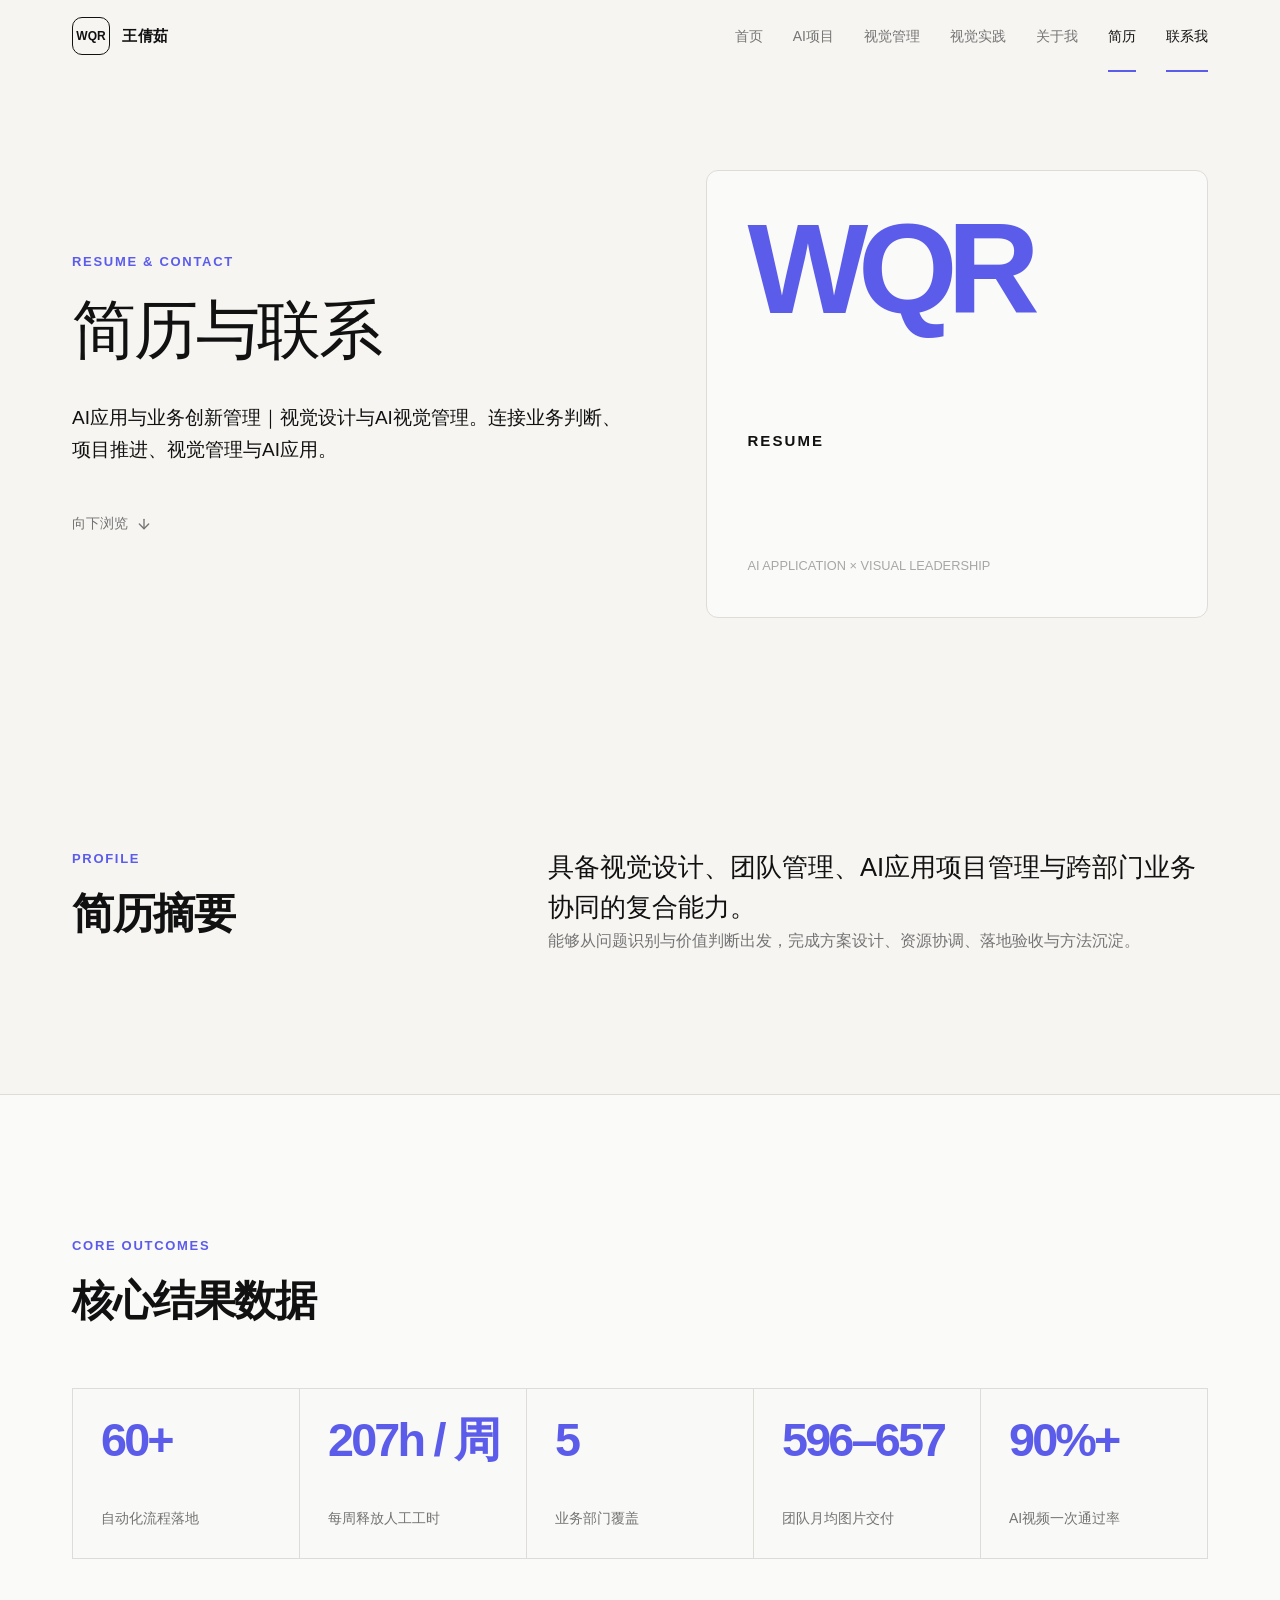
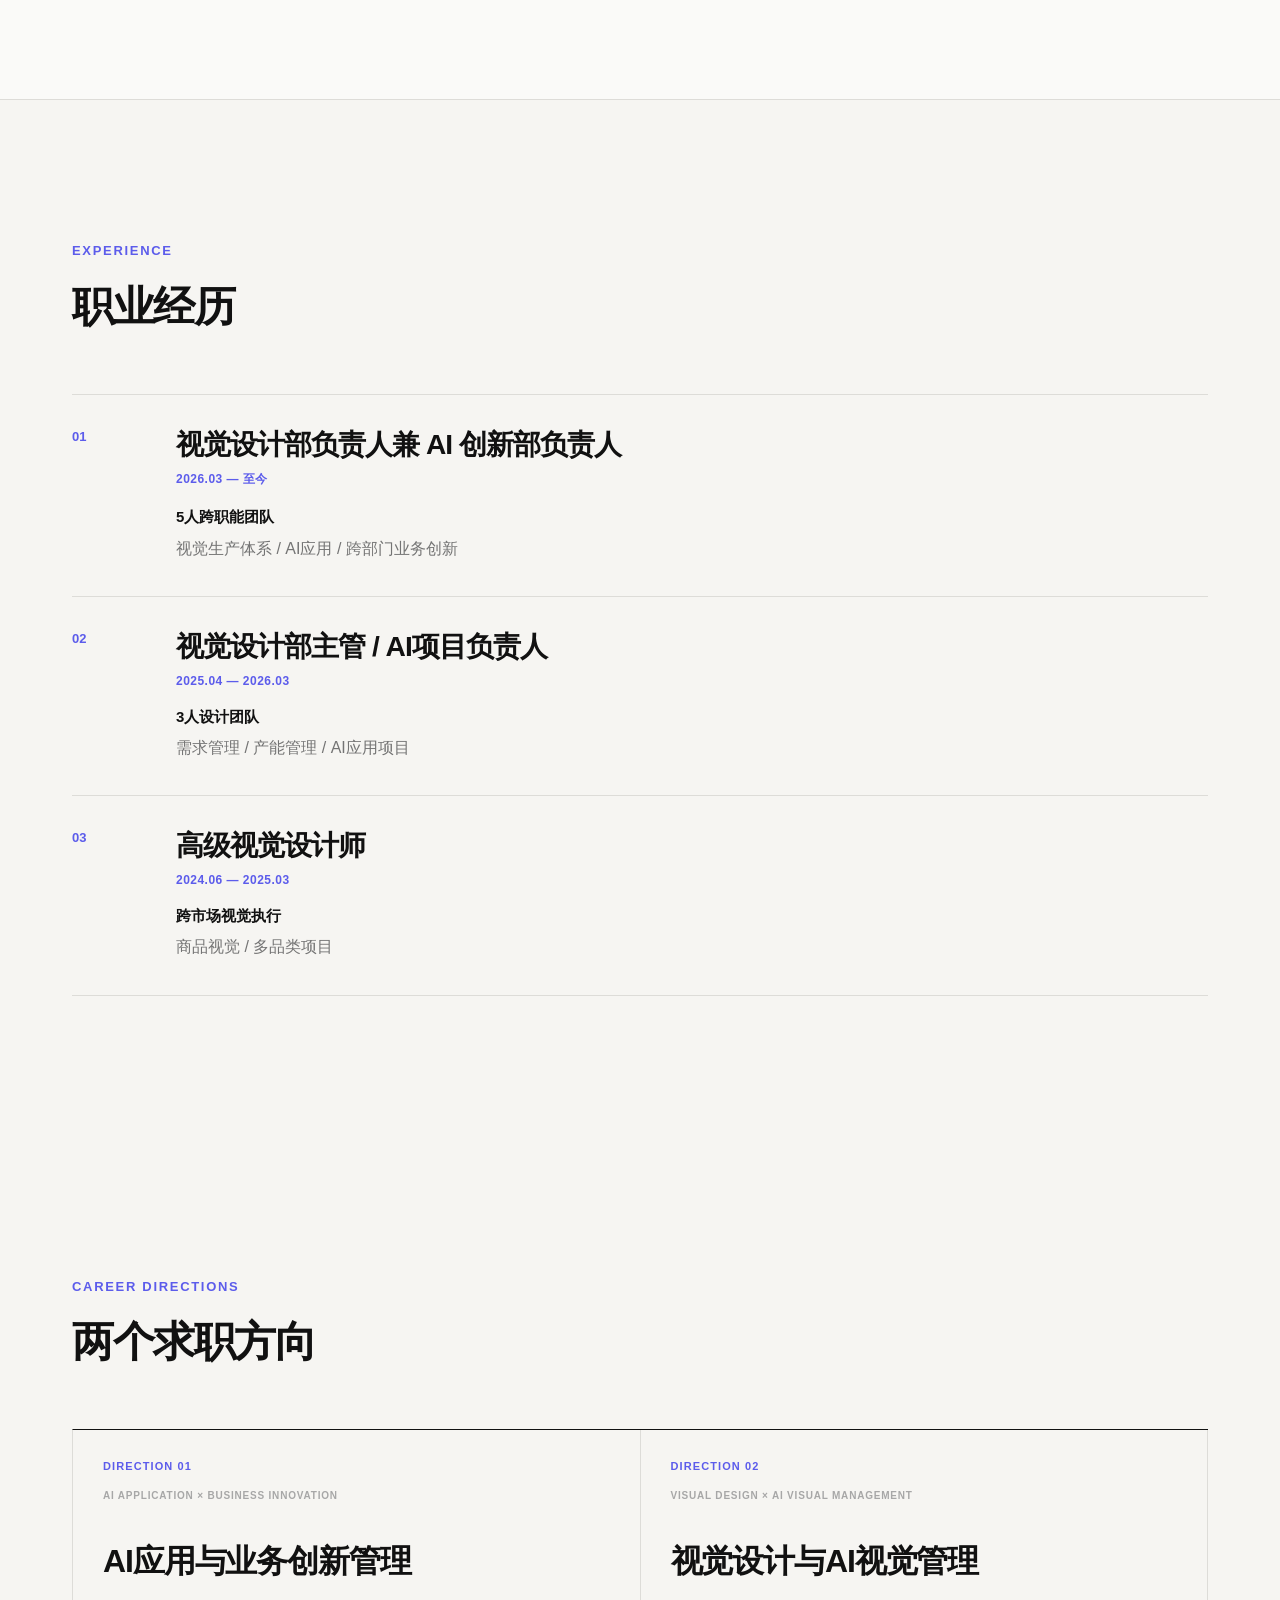
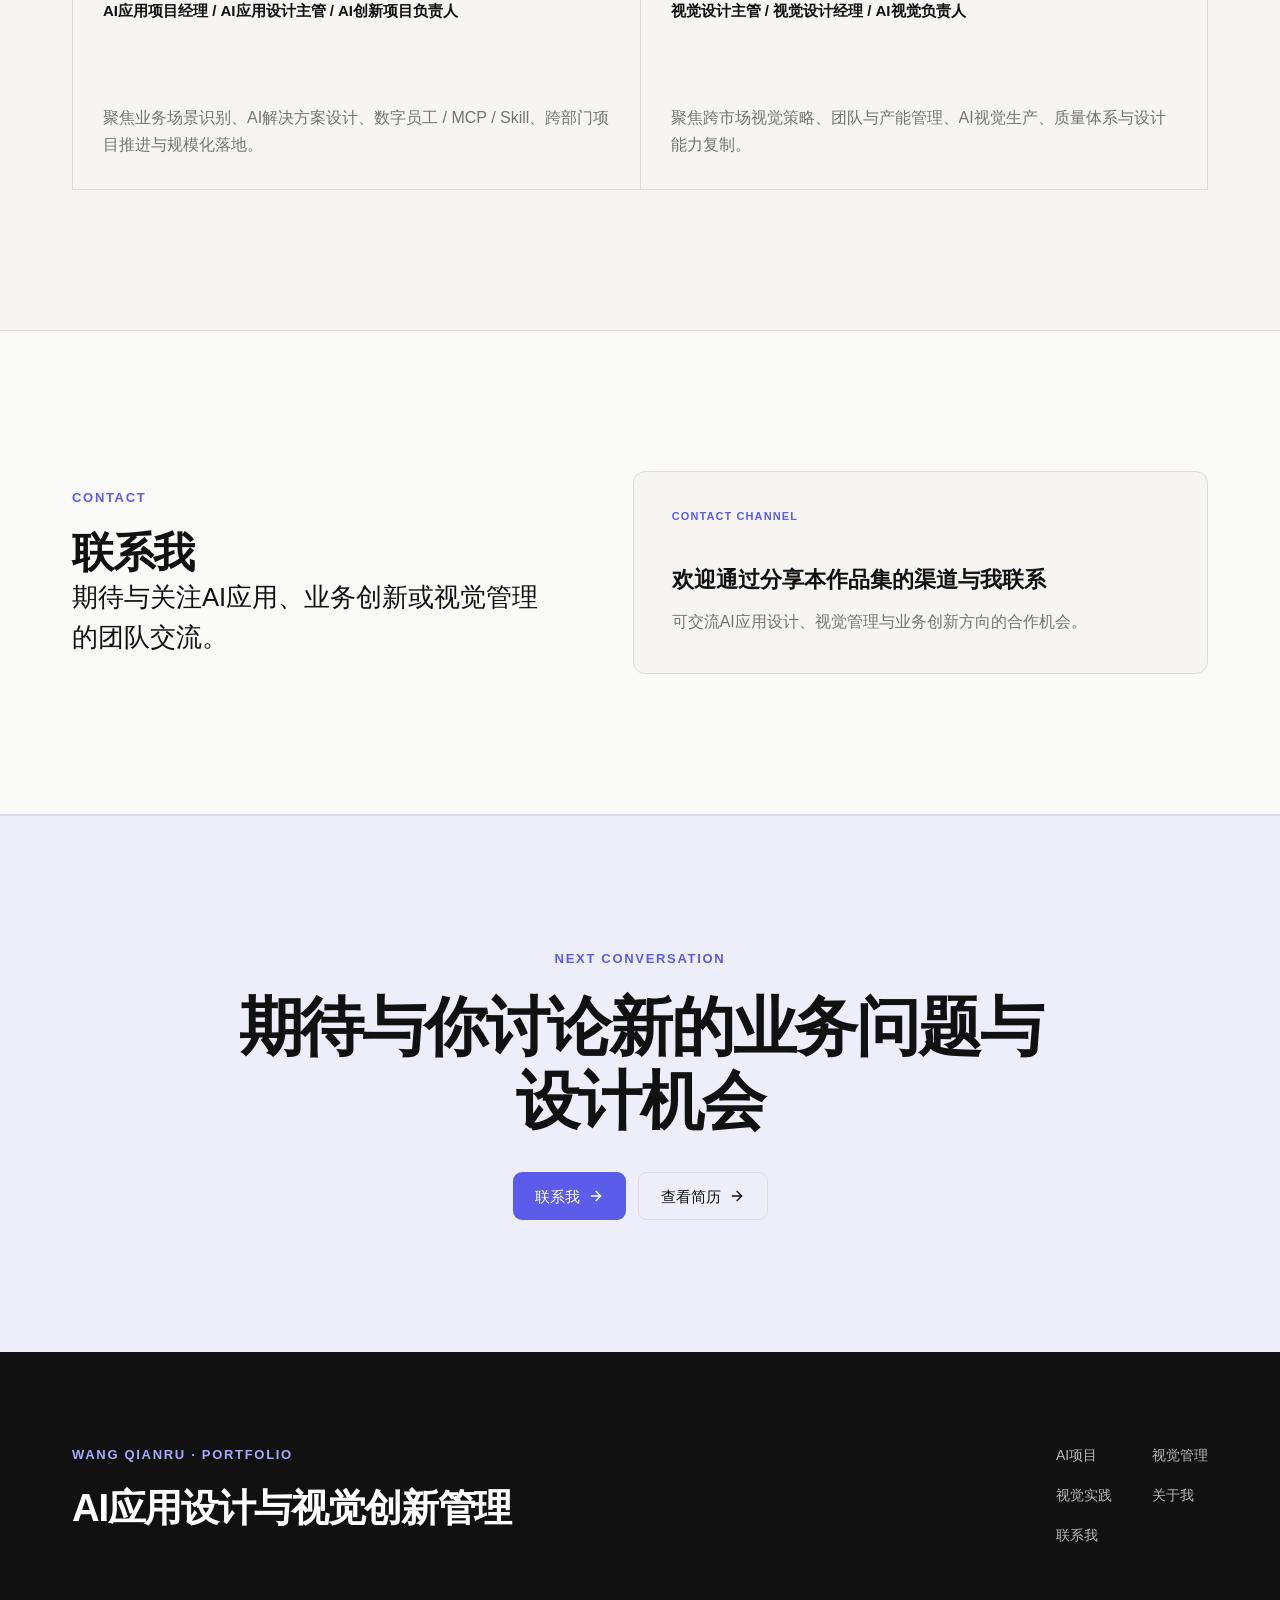
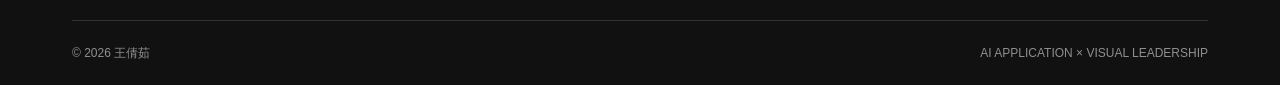
<file: resume/index.html>
<!DOCTYPE html><html lang="zh-CN"><head><meta charSet="utf-8"/><meta name="viewport" content="width=device-width, initial-scale=1"/><link rel="stylesheet" href="/_next/static/chunks/2fu8kl9dzmy-1.css" data-precedence="next"/><link rel="preload" as="script" fetchPriority="low" href="/_next/static/chunks/3__muui5h9rv7.js"/><script src="/_next/static/chunks/27-opqc9xg5w0.js" async=""></script><script src="/_next/static/chunks/219rqkmz9px26.js" async=""></script><script src="/_next/static/chunks/29pbeyprxkz70.js" async=""></script><script src="/_next/static/chunks/turbopack-2dl4k2-w7nwtn.js" async=""></script><script src="/_next/static/chunks/1s68bzxfwe3rn.js" async=""></script><script src="/_next/static/chunks/44ib_tj9liyi7.js" async=""></script><title>简历与联系｜王倩茹作品集</title><meta name="description" content="查看王倩茹的简历摘要、核心结果、求职方向与联系信息。"/><link rel="shortcut icon" href="/favicon.svg"/><link rel="icon" href="/favicon.svg"/><script src="/_next/static/chunks/0cz1d0mv5g_q7.js" noModule=""></script></head><body class="antialiased"><div hidden=""><!--$--><!--/$--></div><header class="site-header "><div class="shell header-inner"><a class="wordmark" href="/" aria-label="王倩茹作品集首页"><span>WQR</span><strong>王倩茹</strong></a><nav class="desktop-nav" aria-label="主导航"><a class="" href="/">首页</a><a class="" href="/ai-projects">AI项目</a><a class="" href="/visual-management">视觉管理</a><a class="" href="/visual-practice">视觉实践</a><a class="" href="/about">关于我</a><a class="is-active" href="/resume">简历</a><a class="is-active" href="/resume#contact">联系我</a></nav><button class="menu-button" type="button" aria-label="打开菜单" aria-expanded="false"><svg xmlns="http://www.w3.org/2000/svg" width="24" height="24" viewBox="0 0 24 24" fill="none" stroke="currentColor" stroke-width="2" stroke-linecap="round" stroke-linejoin="round" class="lucide lucide-menu" aria-hidden="true"><path d="M4 5h16"></path><path d="M4 12h16"></path><path d="M4 19h16"></path></svg></button></div></header><main><section class="page-hero shell section-pad "><div class="page-hero__copy" style="opacity:0;transform:translateY(20px)"><p class="eyebrow">RESUME &amp; CONTACT</p><h1>简历与联系</h1><p class="page-intro">AI应用与业务创新管理｜视觉设计与AI视觉管理。连接业务判断、项目推进、视觉管理与AI应用。</p><a class="scroll-cue" href="#content">向下浏览 <svg xmlns="http://www.w3.org/2000/svg" width="24" height="24" viewBox="0 0 24 24" fill="none" stroke="currentColor" stroke-width="2" stroke-linecap="round" stroke-linejoin="round" class="lucide lucide-arrow-down" aria-hidden="true"><path d="M12 5v14"></path><path d="m19 12-7 7-7-7"></path></svg></a></div><div class="page-hero__aside" style="opacity:0;transform:translateY(20px)"><div class="resume-stamp"><span>WQR</span><strong>RESUME</strong><small>AI APPLICATION × VISUAL LEADERSHIP</small></div></div></section><div id="content"><section class="shell section-pad resume-summary"><div class="" style="opacity:0;transform:translateY(20px)"><p class="eyebrow">PROFILE</p><h2>简历摘要</h2></div><div class="" style="opacity:0;transform:translateY(20px)"><p class="large-copy">具备视觉设计、团队管理、AI应用项目管理与跨部门业务协同的复合能力。</p><p>能够从问题识别与价值判断出发，完成方案设计、资源协调、落地验收与方法沉淀。</p></div></section><section class="surface-section section-pad"><div class="shell"><div class="section-header" style="opacity:0;transform:translateY(20px)"><p class="eyebrow">CORE OUTCOMES</p><div class="section-header__row"><h2>核心结果数据</h2></div></div><div class="metric-grid metric-grid--five resume-metrics" style="opacity:0;transform:translateY(20px)"><div class="metric-item"><strong>60+</strong><span>自动化流程落地</span></div><div class="metric-item"><strong>207h / 周</strong><span>每周释放人工工时</span></div><div class="metric-item"><strong>5</strong><span>业务部门覆盖</span></div><div class="metric-item"><strong>596–657</strong><span>团队月均图片交付</span></div><div class="metric-item"><strong>90%+</strong><span>AI视频一次通过率</span></div></div></div></section><section class="shell section-pad"><div class="section-header" style="opacity:0;transform:translateY(20px)"><p class="eyebrow">EXPERIENCE</p><div class="section-header__row"><h2>职业经历</h2></div></div><div class="experience-list"><div class="experience-item" style="opacity:0;transform:translateY(20px)"><span>01</span><div><h3>视觉设计部负责人兼 AI 创新部负责人</h3><p class="experience-item__date">2026.03 — 至今</p><strong>5人跨职能团队</strong><p>视觉生产体系 / AI应用 / 跨部门业务创新</p></div></div><div class="experience-item" style="opacity:0;transform:translateY(20px)"><span>02</span><div><h3>视觉设计部主管 / AI项目负责人</h3><p class="experience-item__date">2025.04 — 2026.03</p><strong>3人设计团队</strong><p>需求管理 / 产能管理 / AI应用项目</p></div></div><div class="experience-item" style="opacity:0;transform:translateY(20px)"><span>03</span><div><h3>高级视觉设计师</h3><p class="experience-item__date">2024.06 — 2025.03</p><strong>跨市场视觉执行</strong><p>商品视觉 / 多品类项目</p></div></div></div></section><section class="shell section-pad"><div class="section-header" style="opacity:0;transform:translateY(20px)"><p class="eyebrow">CAREER DIRECTIONS</p><div class="section-header__row"><h2>两个求职方向</h2></div></div><div class="career-directions"><div class="career-direction" style="opacity:0;transform:translateY(20px)"><span>DIRECTION 01</span><p>AI APPLICATION × BUSINESS INNOVATION</p><h3>AI应用与业务创新管理</h3><strong>AI应用项目经理 / AI应用设计主管 / AI创新项目负责人</strong><p>聚焦业务场景识别、AI解决方案设计、数字员工 / MCP / Skill、跨部门项目推进与规模化落地。</p></div><div class="career-direction" style="opacity:0;transform:translateY(20px)"><span>DIRECTION 02</span><p>VISUAL DESIGN × AI VISUAL MANAGEMENT</p><h3>视觉设计与AI视觉管理</h3><strong>视觉设计主管 / 视觉设计经理 / AI视觉负责人</strong><p>聚焦跨市场视觉策略、团队与产能管理、AI视觉生产、质量体系与设计能力复制。</p></div></div></section><section class="surface-section section-pad" id="contact"><div class="shell contact-grid"><div class="" style="opacity:0;transform:translateY(20px)"><p class="eyebrow">CONTACT</p><h2>联系我</h2><p class="large-copy">期待与关注AI应用、业务创新或视觉管理的团队交流。</p></div><div class="contact-channel" style="opacity:0;transform:translateY(20px)"><span>CONTACT CHANNEL</span><strong>欢迎通过分享本作品集的渠道与我联系</strong><p>可交流AI应用设计、视觉管理与业务创新方向的合作机会。</p></div></div></section></div><section class="cta-section"><div class="shell cta-inner" style="opacity:0;transform:translateY(20px)"><p class="eyebrow">NEXT CONVERSATION</p><h2>期待与你讨论新的业务问题与设计机会</h2><div class="button-row"><a href="/resume#contact" data-slot="button" data-variant="default" data-size="lg" class="inline-flex shrink-0 items-center justify-center gap-2 text-sm font-medium whitespace-nowrap transition-all outline-none focus-visible:border-ring focus-visible:ring-[3px] focus-visible:ring-ring/50 disabled:pointer-events-none disabled:opacity-50 aria-invalid:border-destructive aria-invalid:ring-destructive/20 dark:aria-invalid:ring-destructive/40 [&amp;_svg]:pointer-events-none [&amp;_svg]:shrink-0 [&amp;_svg:not([class*=&#x27;size-&#x27;])]:size-4 bg-primary text-primary-foreground hover:bg-primary/90 h-10 rounded-md px-6 has-[&gt;svg]:px-4 primary-button">联系我<svg xmlns="http://www.w3.org/2000/svg" width="24" height="24" viewBox="0 0 24 24" fill="none" stroke="currentColor" stroke-width="2" stroke-linecap="round" stroke-linejoin="round" class="lucide lucide-arrow-right" aria-hidden="true"><path d="M5 12h14"></path><path d="m12 5 7 7-7 7"></path></svg></a><a href="/resume" data-slot="button" data-variant="outline" data-size="lg" class="inline-flex shrink-0 items-center justify-center gap-2 text-sm font-medium whitespace-nowrap transition-all outline-none focus-visible:border-ring focus-visible:ring-[3px] focus-visible:ring-ring/50 disabled:pointer-events-none disabled:opacity-50 aria-invalid:border-destructive aria-invalid:ring-destructive/20 dark:aria-invalid:ring-destructive/40 [&amp;_svg]:pointer-events-none [&amp;_svg]:shrink-0 [&amp;_svg:not([class*=&#x27;size-&#x27;])]:size-4 border bg-background shadow-xs hover:bg-accent hover:text-accent-foreground dark:border-input dark:bg-input/30 dark:hover:bg-input/50 h-10 rounded-md px-6 has-[&gt;svg]:px-4 secondary-button">查看简历<svg xmlns="http://www.w3.org/2000/svg" width="24" height="24" viewBox="0 0 24 24" fill="none" stroke="currentColor" stroke-width="2" stroke-linecap="round" stroke-linejoin="round" class="lucide lucide-arrow-right" aria-hidden="true"><path d="M5 12h14"></path><path d="m12 5 7 7-7 7"></path></svg></a></div></div></section></main><!--$--><!--/$--><footer class="site-footer"><div class="shell footer-grid"><div><p class="eyebrow">WANG QIANRU · PORTFOLIO</p><h2>AI应用设计与视觉创新管理</h2></div><div class="footer-links"><a href="/ai-projects">AI项目</a><a href="/visual-management">视觉管理</a><a href="/visual-practice">视觉实践</a><a href="/about">关于我</a><a href="/resume#contact">联系我</a></div></div><div class="shell footer-meta"><span>© <!-- -->2026<!-- --> 王倩茹</span><span>AI APPLICATION × VISUAL LEADERSHIP</span></div></footer><script src="/_next/static/chunks/3__muui5h9rv7.js" id="_R_" async=""></script><script>(self.__next_f=self.__next_f||[]).push([0])</script><script>self.__next_f.push([1,"1:\"$Sreact.fragment\"\n2:I[48303,[\"/_next/static/chunks/1s68bzxfwe3rn.js\"],\"SiteHeader\"]\n3:I[61332,[\"/_next/static/chunks/1s68bzxfwe3rn.js\"],\"default\"]\n4:I[96422,[\"/_next/static/chunks/1s68bzxfwe3rn.js\"],\"default\"]\n5:I[89102,[\"/_next/static/chunks/1s68bzxfwe3rn.js\",\"/_next/static/chunks/44ib_tj9liyi7.js\"],\"PageHero\"]\n6:I[63632,[\"/_next/static/chunks/1s68bzxfwe3rn.js\",\"/_next/static/chunks/44ib_tj9liyi7.js\"],\"Reveal\"]\n7:I[89102,[\"/_next/static/chunks/1s68bzxfwe3rn.js\",\"/_next/static/chunks/44ib_tj9liyi7.js\"],\"SectionHeader\"]\n8:I[89102,[\"/_next/static/chunks/1s68bzxfwe3rn.js\",\"/_next/static/chunks/44ib_tj9liyi7.js\"],\"MetricItem\"]\n12:I[3395,[\"/_next/static/chunks/1s68bzxfwe3rn.js\"],\"default\",1]\n:HL[\"/_next/static/chunks/2fu8kl9dzmy-1.css\",\"style\"]\n10:X\n0:{\"P\":null,\"c\":[\"\",\"resume\",\"\"],\"q\":\"\",\"i\":false,\"f\":[[[\"\",{\"children\":[\"resume\",{\"children\":[\"__PAGE__\",{},\"$undefined\",\"$undefined\",4608]},\"$undefined\",\"$undefined\",4608]},\"$undefined\",\"$undefined\",4624],[[\"$\",\"$1\",\"c\",{\"children\":[[[\"$\",\"link\",\"0\",{\"rel\":\"stylesheet\",\"href\":\"/_next/static/chunks/2fu8kl9dzmy-1.css\",\"precedence\":\"next\",\"crossOrigin\":\"$undefined\",\"nonce\":\"$undefined\"}],[\"$\",\"script\",\"script-0\",{\"src\":\"/_next/static/chunks/1s68bzxfwe3rn.js\",\"async\":true,\"nonce\":\"$undefined\"}]],[\"$\",\"html\",null,{\"lang\":\"zh-CN\",\"children\":[\"$\",\"body\",null,{\"className\":\"antialiased\",\"children\":[[\"$\",\"$L2\",null,{}],[\"$\",\"$L3\",null,{\"parallelRouterKey\":\"children\",\"error\":\"$undefined\",\"errorStyles\":\"$undefined\",\"errorScripts\":\"$undefined\",\"template\":[\"$\",\"$L4\",null,{}],\"templateStyles\":\"$undefined\",\"templateScripts\":\"$undefined\",\"notFound\":[[[\"$\",\"title\",null,{\"children\":\"404: This page could not be found.\"}],[\"$\",\"div\",null,{\"style\":{\"fontFamily\":\"system-ui,\\\"Segoe UI\\\",Roboto,Helvetica,Arial,sans-serif,\\\"Apple Color Emoji\\\",\\\"Segoe UI Emoji\\\"\",\"height\":\"100vh\",\"textAlign\":\"center\",\"display\":\"flex\",\"flexDirection\":\"column\",\"alignItems\":\"center\",\"justifyContent\":\"center\"},\"children\":[\"$\",\"div\",null,{\"children\":[[\"$\",\"style\",null,{\"dangerouslySetInnerHTML\":{\"__html\":\"body{color:#000;background:#fff;margin:0}.next-error-h1{border-right:1px solid rgba(0,0,0,.3)}@media (prefers-color-scheme:dark){body{color:#fff;background:#000}.next-error-h1{border-right:1px solid rgba(255,255,255,.3)}}\"}}],[\"$\",\"h1\",null,{\"className\":\"next-error-h1\",\"style\":{\"display\":\"inline-block\",\"margin\":\"0 20px 0 0\",\"padding\":\"0 23px 0 0\",\"fontSize\":24,\"fontWeight\":500,\"verticalAlign\":\"top\",\"lineHeight\":\"49px\"},\"children\":404}],[\"$\",\"div\",null,{\"style\":{\"display\":\"inline-block\"},\"children\":[\"$\",\"h2\",null,{\"style\":{\"fontSize\":14,\"fontWeight\":400,\"lineHeight\":\"49px\",\"margin\":0},\"children\":\"This page could not be found.\"}]}]]}]}]],[]],\"forbidden\":\"$undefined\",\"unauthorized\":\"$undefined\"}],[\"$\",\"footer\",null,{\"className\":\"site-footer\",\"children\":[[\"$\",\"div\",null,{\"className\":\"shell footer-grid\",\"children\":[[\"$\",\"div\",null,{\"children\":[[\"$\",\"p\",null,{\"className\":\"eyebrow\",\"children\":\"WANG QIANRU · PORTFOLIO\"}],[\"$\",\"h2\",null,{\"children\":\"AI应用设计与视觉创新管理\"}]]}],[\"$\",\"div\",null,{\"className\":\"footer-links\",\"children\":[[\"$\",\"a\",null,{\"href\":\"/ai-projects\",\"children\":\"AI项目\"}],[\"$\",\"a\",null,{\"href\":\"/visual-management\",\"children\":\"视觉管理\"}],[\"$\",\"a\",null,{\"href\":\"/visual-practice\",\"children\":\"视觉实践\"}],[\"$\",\"a\",null,{\"href\":\"/about\",\"children\":\"关于我\"}],[\"$\",\"a\",null,{\"href\":\"/resume#contact\",\"children\":\"联系我\"}]]}]]}],[\"$\",\"div\",null,{\"className\":\"shell footer-meta\",\"children\":[[\"$\",\"span\",null,{\"children\":[\"© \",2026,\" 王倩茹\"]}],[\"$\",\"span\",null,{\"children\":\"AI APPLICATION × VISUAL LEADERSHIP\"}]]}]]}]]}]}]]}],{\"children\":[[\"$\",\"$1\",\"c\",{\"children\":[null,[\"$\",\"$L3\",null,{\"parallelRouterKey\":\"children\",\"error\":\"$undefined\",\"errorStyles\":\"$undefined\",\"errorScripts\":\"$undefined\",\"template\":[\"$\",\"$L4\",null,{}],\"templateStyles\":\"$undefined\",\"templateScripts\":\"$undefined\",\"notFound\":\"$undefined\",\"forbidden\":\"$undefined\",\"unauthorized\":\"$undefined\"}]]}],{\"children\":[[\"$\",\"$1\",\"c\",{\"children\":[[\"$\",\"main\",null,{\"children\":[[\"$\",\"$L5\",null,{\"eyebrow\":\"RESUME \u0026 CONTACT\",\"title\":\"简历与联系\",\"intro\":\"AI应用与业务创新管理｜视觉设计与AI视觉管理。连接业务判断、项目推进、视觉管理与AI应用。\",\"aside\":[\"$\",\"div\",null,{\"className\":\"resume-stamp\",\"children\":[[\"$\",\"span\",null,{\"children\":\"WQR\"}],[\"$\",\"strong\",null,{\"children\":\"RESUME\"}],[\"$\",\"small\",null,{\"children\":\"AI APPLICATION × VISUAL LEADERSHIP\"}]]}]}],[\"$\",\"div\",null,{\"id\":\"content\",\"children\":[[\"$\",\"section\",null,{\"className\":\"shell section-pad resume-summary\",\"children\":[[\"$\",\"$L6\",null,{\"children\":[[\"$\",\"p\",null,{\"className\":\"eyebrow\",\"children\":\"PROFILE\"}],[\"$\",\"h2\",null,{\"children\":\"简历摘要\"}]]}],[\"$\",\"$L6\",null,{\"children\":[[\"$\",\"p\",null,{\"className\":\"large-copy\",\"children\":\"具备视觉设计、团队管理、AI应用项目管理与跨部门业务协同的复合能力。\"}],[\"$\",\"p\",null,{\"children\":\"能够从问题识别与价值判断出发，完成方案设计、资源协调、落地验收与方法沉淀。\"}]]}]]}],[\"$\",\"section\",null,{\"className\":\"surface-section section-pad\",\"children\":[\"$\",\"div\",null,{\"className\":\"shell\",\"children\":[[\"$\",\"$L7\",null,{\"eyebrow\":\"CORE OUTCOMES\",\"title\":\"核心结果数据\"}],[\"$\",\"$L6\",null,{\"className\":\"metric-grid metric-grid--five resume-metrics\",\"children\":[[\"$\",\"$L8\",null,{\"value\":\"60+\",\"label\":\"自动化流程落地\"}],[\"$\",\"$L8\",null,{\"value\":\"207h / 周\",\"label\":\"每周释放人工工时\"}],[\"$\",\"$L8\",null,{\"value\":\"5\",\"label\":\"业务部门覆盖\"}],[\"$\",\"$L8\",null,{\"value\":\"596–657\",\"label\":\"团队月均图片交付\"}],[\"$\",\"$L8\",null,{\"value\":\"90%+\",\"label\":\"AI视频一次通过率\"}]]}]]}]}],[\"$\",\"section\",null,{\"className\":\"shell section-pad\",\"children\":[[\"$\",\"$L7\",null,{\"eyebrow\":\"EXPERIENCE\",\"title\":\"职业经历\"}],[\"$\",\"div\",null,{\"className\":\"experience-list\",\"children\":[[\"$\",\"$L6\",\"2026.03 — 至今\",{\"className\":\"experience-item\",\"children\":[[\"$\",\"span\",null,{\"children\":\"01\"}],[\"$\",\"div\",null,{\"children\":[[\"$\",\"h3\",null,{\"children\":\"视觉设计部负责人兼 AI 创新部负责人\"}],[\"$\",\"p\",null,{\"className\":\"experience-item__date\",\"children\":\"2026.03 — 至今\"}],[\"$\",\"strong\",null,{\"children\":\"5人跨职能团队\"}],[\"$\",\"p\",null,{\"children\":\"视觉生产体系 / AI应用 / 跨部门业务创新\"}]]}]]}],[\"$\",\"$L6\",\"2025.04 — 2026.03\",{\"className\":\"experience-item\",\"children\":[[\"$\",\"span\",null,{\"children\":\"02\"}],\"$L9\"]}],\"$La\"]}]]}],\"$Lb\",\"$Lc\"]}],\"$Ld\"]}],[\"$Le\"],\"$Lf\"]}],{},null,false,null]},null,false,\"$10\"]},null,false,null],\"$L11\",false]],\"m\":\"$undefined\",\"G\":[\"$12\",[\"$L13\"]],\"S\":true,\"h\":null,\"r\":\"$undefined\",\"s\":\"$undefined\",\"a\":\"$undefined\",\"l\":\"$undefined\",\"p\":\"$undefined\",\"d\":\"$undefined\",\"b\":\"PM53SQdBdrkE1sqryoRLJ\"}\n14:I[89102,[\"/_next/static/chunks/1s68bzxfwe3rn.js\",\"/_next/static/chunks/44ib_tj9liyi7.js\"],\"CrossPageCta\"]\n15:I[79672,[\"/_next/static/chunks/1s68bzxfwe3rn.js\"],\"OutletBoundary\"]\n16:\"$Sreact.suspense\"\n18:I[79672,[\"/_next/static/chunks/1s68bzxfwe3rn.js\"],\"ViewportBoundary\"]\n1a:I[79672,[\"/_next/static/chunks/1s68bzxfwe3rn.js\"],\"MetadataBoundary\"]\n9:[\"$\",\"div\",null,{\"children\":[[\"$\",\"h3\",null,{\"children\":\"视觉设计部主管 / AI项目负责人\"}],[\"$\",\"p\",null,{\"className\":\"experience-item__date\",\"children\":\"2025.04 — 2026.03\"}],[\"$\",\"strong\",null,{\"children\":\"3人设计团队\"}],[\"$\",\"p\",null,{\"children\":\"需求管理 / 产能管理 / AI应用项目\"}]]}]\na:[\"$\",\"$L6\",\"2024.06 — 2025.03\",{\"className\":\"experience-item\",\"children\":[[\"$\",\"span\",null,{\"children\":\"03\"}],[\"$\",\"div\",null,{\"children\":[[\"$\",\"h3\",null,{\"children\":\"高级视觉设计师\"}],[\"$\",\"p\",null,{\"className\":\"experience-item__date\",\"children\":\"2024.06 — 2025.03\"}],[\"$\",\"strong\",null,{\"children\":\"跨市场视觉执行\"}],[\"$\",\"p\",null,{\"children\":\"商品视觉 / 多品类项目\"}]]}]]}]\nb:[\"$\",\"section\",null,{\"className\":\"shell section-pad\",\"children\":[[\"$\",\"$L7\",null,{\"eyebrow\":\"CAREER DIRECTIONS\",\"title\":\"两个求职方向\"}],[\"$\",\"div\",null,{\"className\":\"career-directions\",\"children\":[[\"$\",\"$L6\",null,{\"className\":\"career-direction\",\"children\":[[\"$\",\"span\",null,{\"children\":\"DIRECTION 01\"}],[\"$\",\"p\",null,{\"children\":\"AI APPLICATION × BUSINESS INNOVATION\"}],[\"$\",\"h3\",null,{\"children\":\"AI应用与业务创新管理\"}],[\"$\",\"strong\",null,{\"children\":\"AI应用项目经理 / AI应用设计主管 / AI创新项目负责人\"}],[\"$\",\"p\",null,{\"children\":\"聚焦业务场景识别、AI解决方案设计、数字员工 / MCP / Skill、跨部门项目推进与规模化落地。\"}]]}],[\"$\",\"$L6\",null,{\"className\":\"career-direction\",\"delay\":0.08,\"children\":[[\"$\",\"span\",null,{\"children\":\"DIRECTION 02\"}],[\"$\",\"p\",null,{\"children\":\"VISUAL DESIGN × AI VISUAL MANAGEMENT\"}],[\"$\",\"h3\",null,{\"children\":\"视觉设计与AI视觉管理\"}],[\"$\",\"strong\",null,{\"children\":\"视觉设计主管 / 视觉设计经理 / AI视觉负责人\"}],[\"$\",\"p\",null,{\"children\":\"聚焦跨市场视觉策略、团队与产能管理、AI视觉生产、质量体系与设计能力复制。\"}]]}]]}]]}]\nc:[\"$\",\"section\",null,{\"className\":\"surface-section section-pad\",\"id\":\"contact\",\"children\":[\"$\",\"div\",null,{\"className\":\"shell contact-grid\",\"children\":[[\"$\",\"$L6\",null,{\"children\":[[\"$\",\"p\",null,{\"className\":\"eyebrow\",\"children\":\"CONTACT\"}],[\"$\",\"h2\",null,{\"children\":\"联系我\"}],[\"$\",\"p\",null,{\"className\":\"large-copy\",\"children\":\"期待与关注AI应用、业务创新或视觉管理的团队交流。\"}]]}],[\"$\",\"$L6\",null,{\"className\":\"contact-channel\",\"children\":[[\"$\",\"span\",null,{\"children\":\"CONTACT CHANNEL\"}],[\"$\",\"strong\",null,{\"children\":\"欢迎通过分享本作品集的渠道与我联系\"}],[\"$\",\"p\",null,{\"children\":\"可交流AI应用设计、视觉管理与业务创新方向的合作机会。\"}]]}]]}]}]\nd:[\"$\",\"$L14\",null,{\"title\":\"期待与你讨论新的业务问题与设计机会\"}]\ne:[\"$\",\"script\",\"script-0\",{\"src\":\"/_next/static/chunks/44ib_tj9liyi7.js\",\"async\":true,\"nonce\":\"$undefined\"}]\nf:[\"$\",\"$L15\",null,{\"children\":[\"$\",\"$16\",null,{\"name\":\"Next.MetadataOutlet\",\"children\":\"$@17\"}]}]\n11:[\"$\",\"$1\",\"h\",{\"children\":[null,[\"$\",\"$L18\",null,{\"children\":\"$L19\"}],[\"$\",\"div\",null,{\"hidden\":true,\"children\":[\"$\",\"$L1a\",null,{\"children\":[\"$\",\"$16\",null,{\"name\":\"Next.Metadata\",\"children\":\"$L1b\"}]}]}],null]}]\n13:[\"$\",\"link\",\"0\",{\"rel\":\"stylesheet\",\"href\":\"/_next/static/chunks/2fu8kl9dzmy-1.css\",\"precedence\":\"next\",\"crossOrigin\":\"$undefined\",\"nonce\":\"$undefined\"}]\n10:C\n19:[[\"$\",\"meta\",\"0\",{\"charSet\":\"utf-8\"}],[\"$\",\"meta\",\"1\",{\"name\":\"viewport\",\"content\":\"width=device-width, initial-scale=1\"}]]\n1c:I[5704,[\"/_next/static/chunks/1s68bzxfwe3rn.js\"],\"IconMark\"]\n17:null\n1b:[[\"$\",\"title\",\"0\",{\"children\":\"简历与联系｜王倩茹作品集\"}],[\"$\",\"meta\",\"1\",{\"name\":\"description\",\"content\":\"查看王倩茹的简历摘要、核心结果、求职方向与联系信息。\"}],[\"$\",\"link\",\"2\",{\"rel\":\"shortcut icon\",\"href\":\"/favicon.svg\"}],[\"$\",\"link\",\"3\",{\"rel\":\"icon\",\"href\":\"/favicon.svg\"}],[\"$\",\"$L1c\",\"4\",{}]]\n"])</script></body></html>
</file>
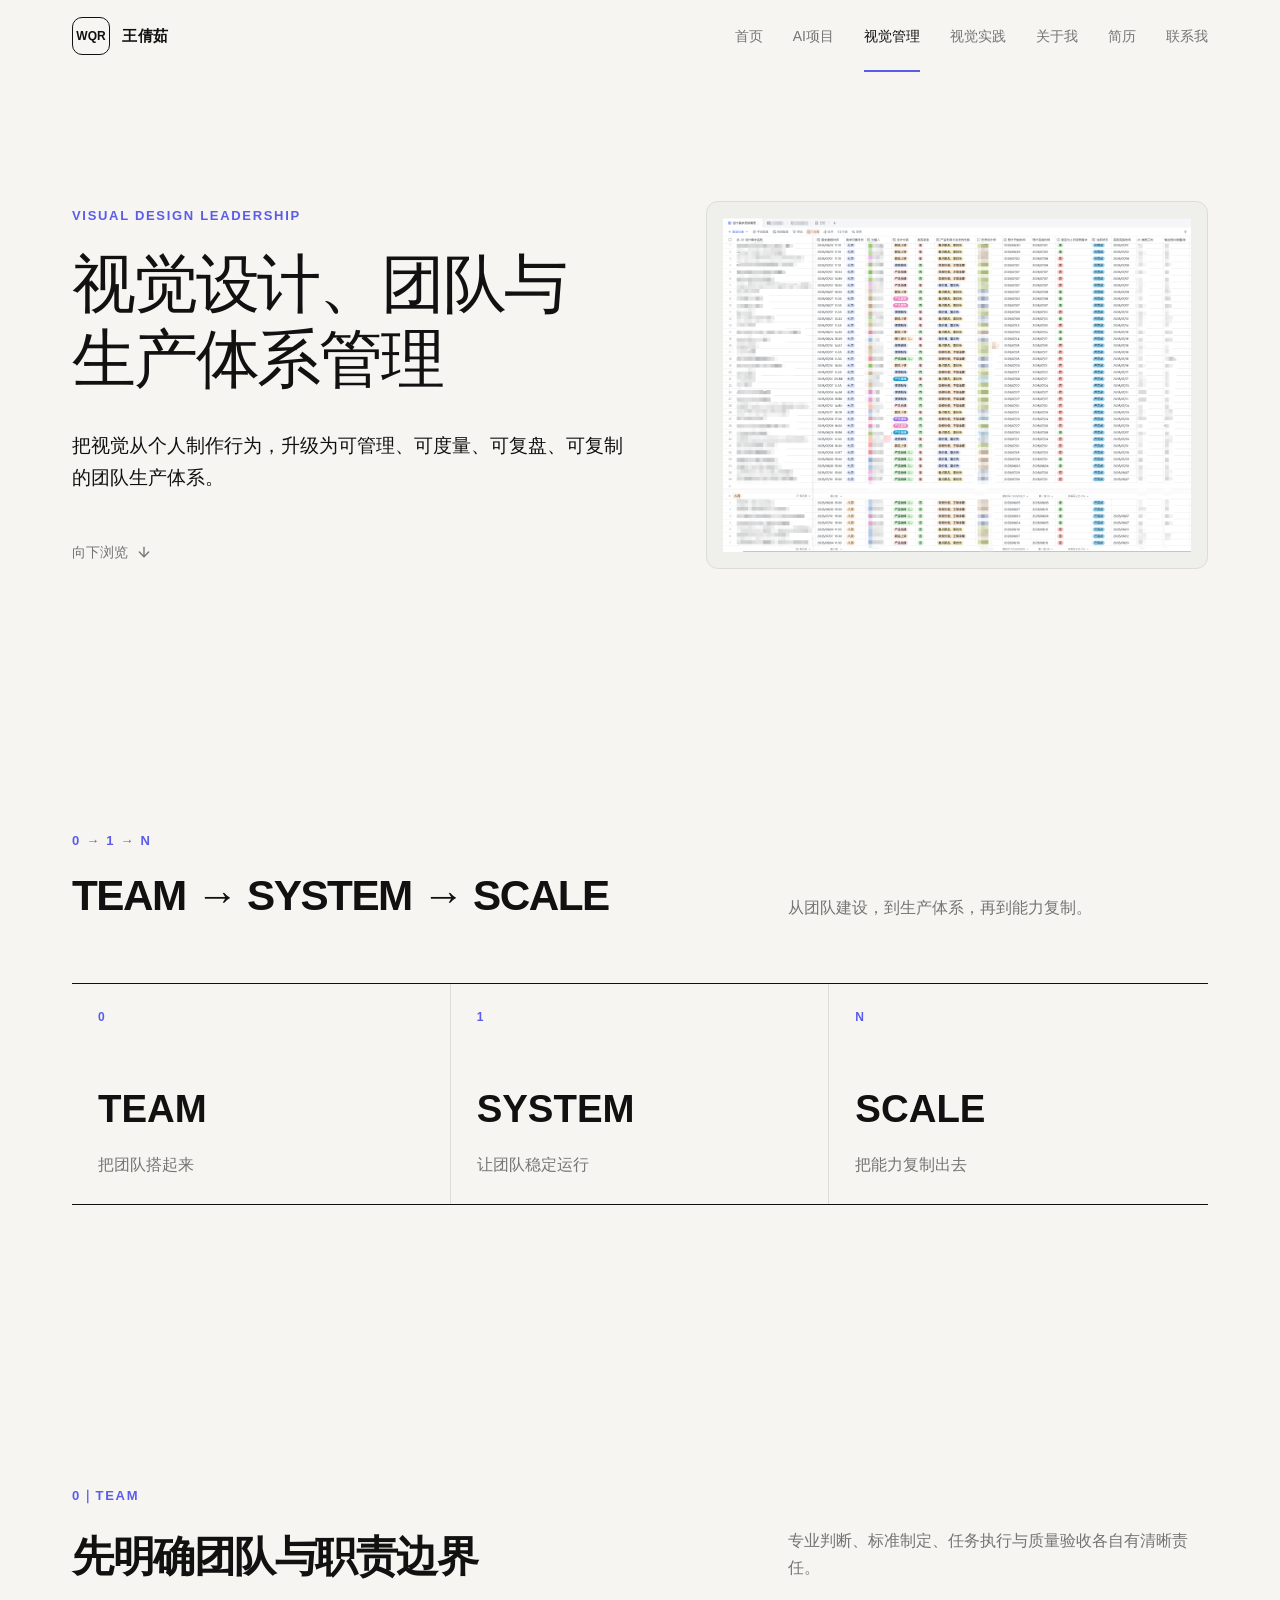
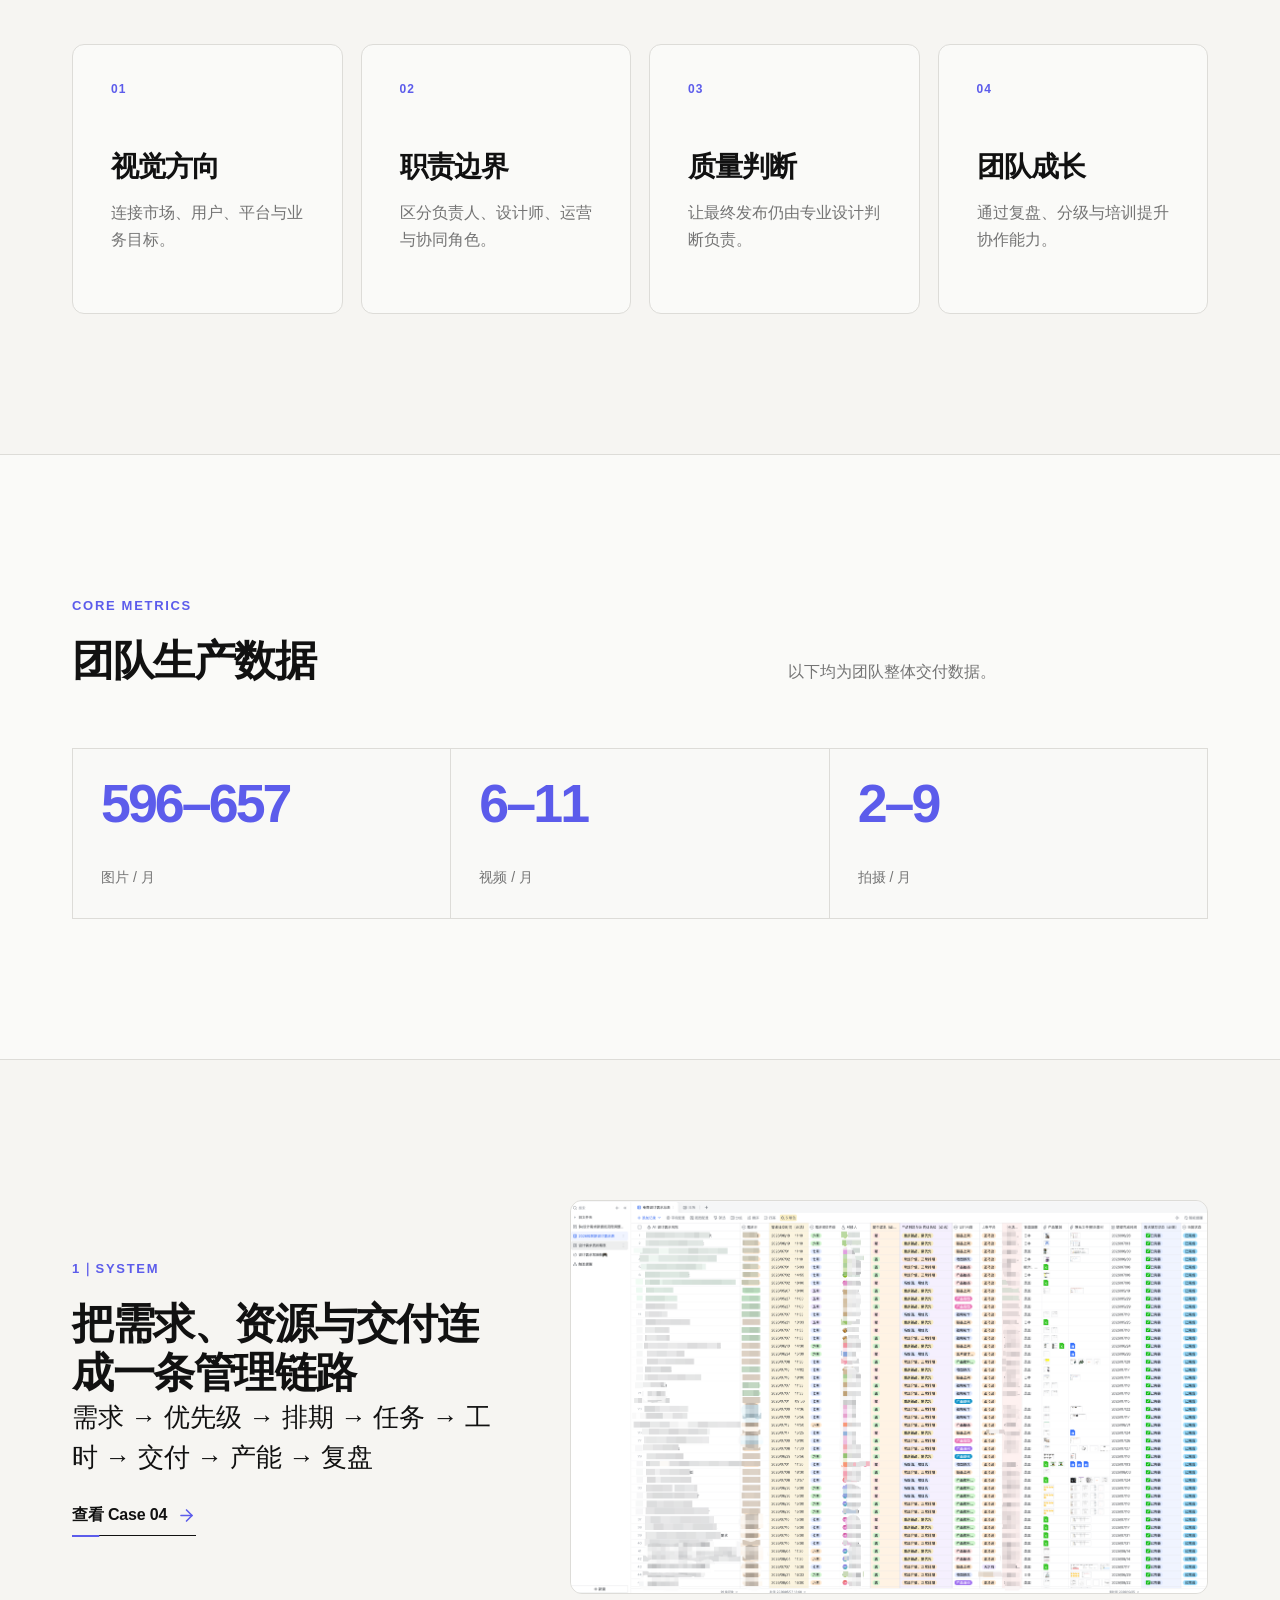
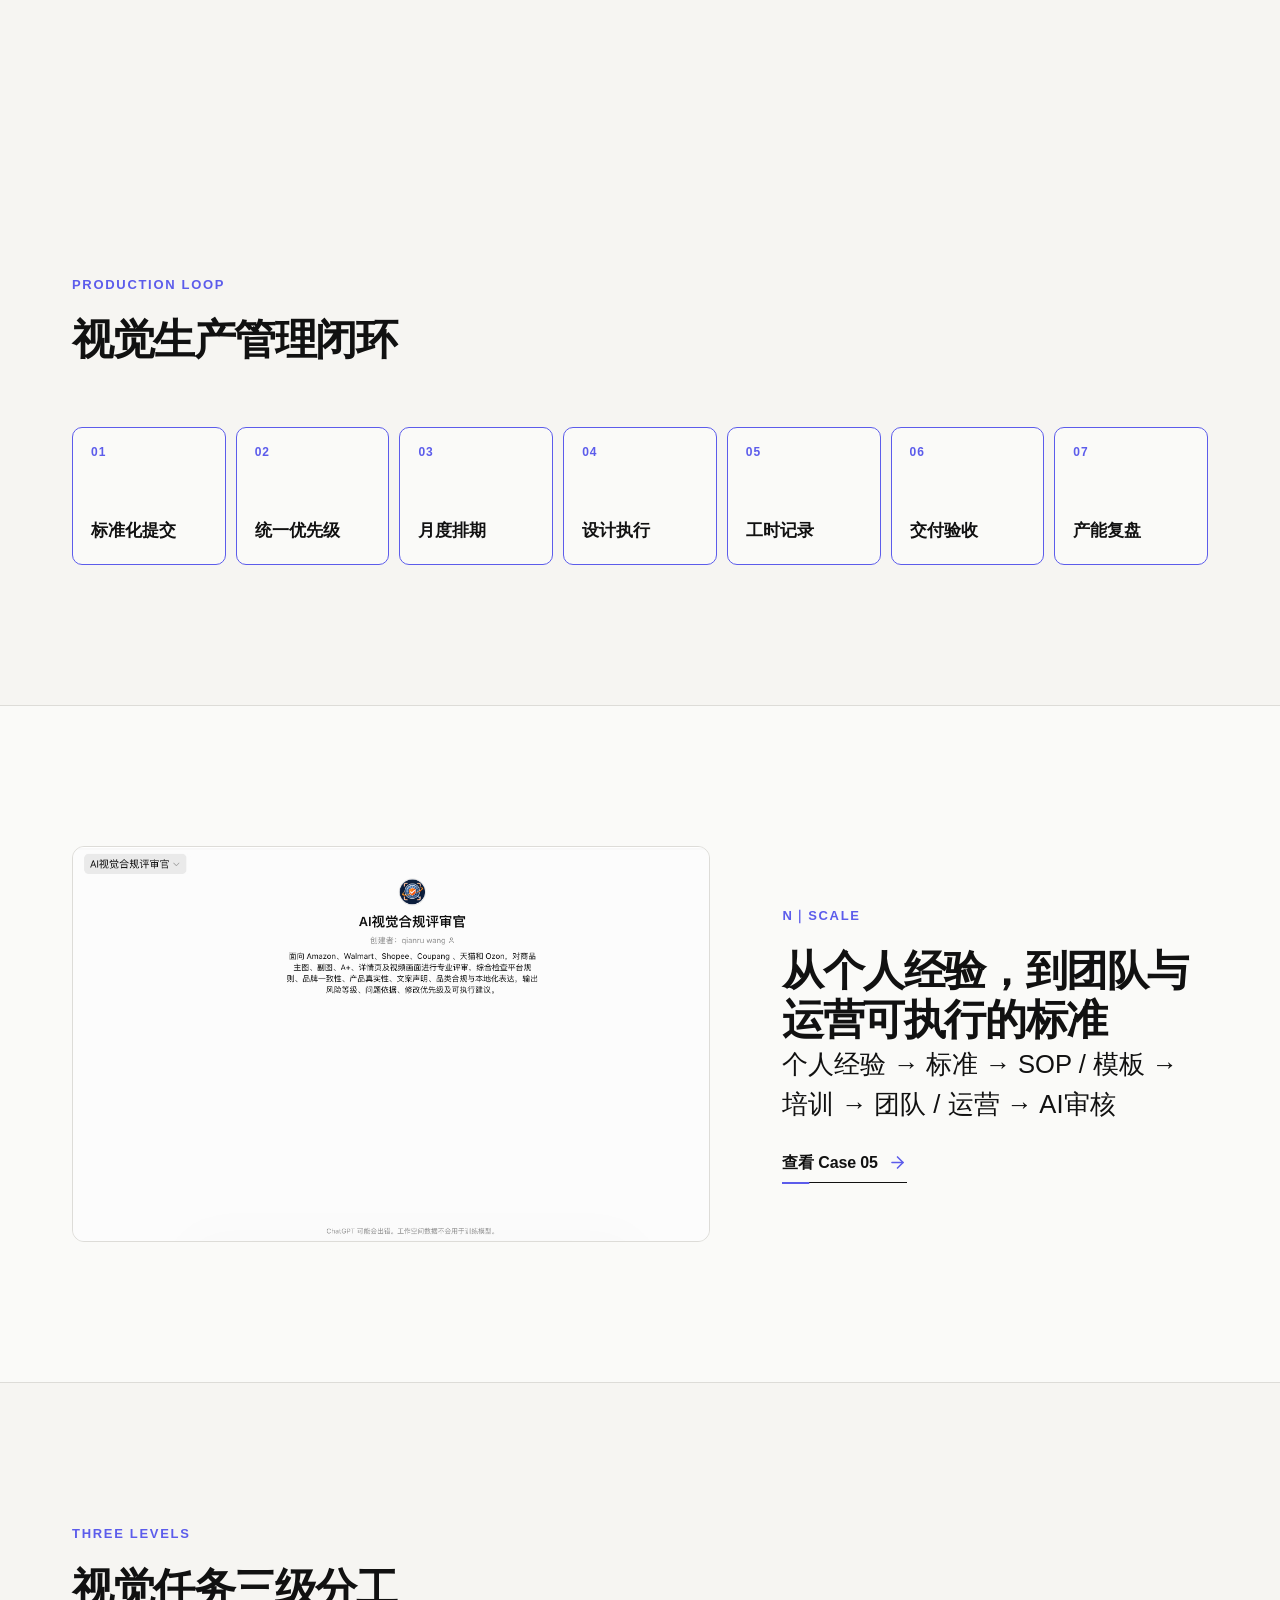
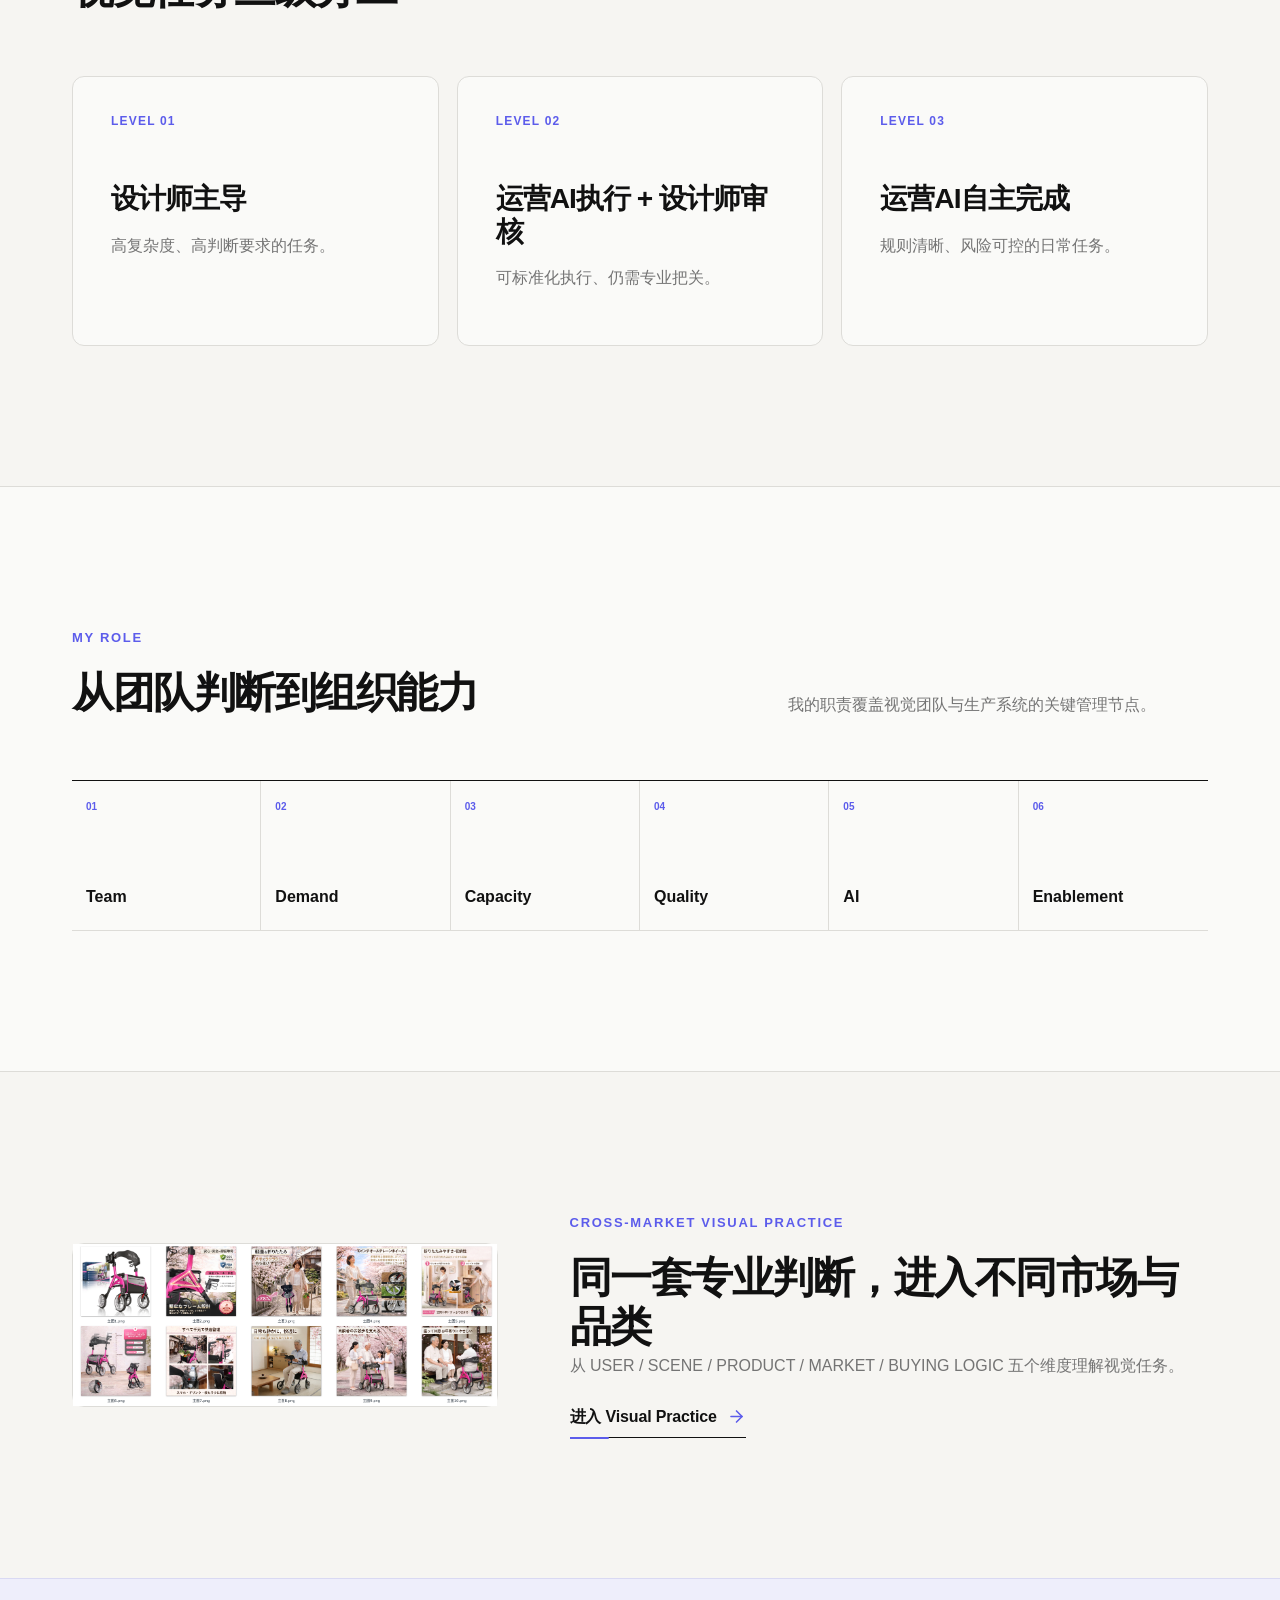
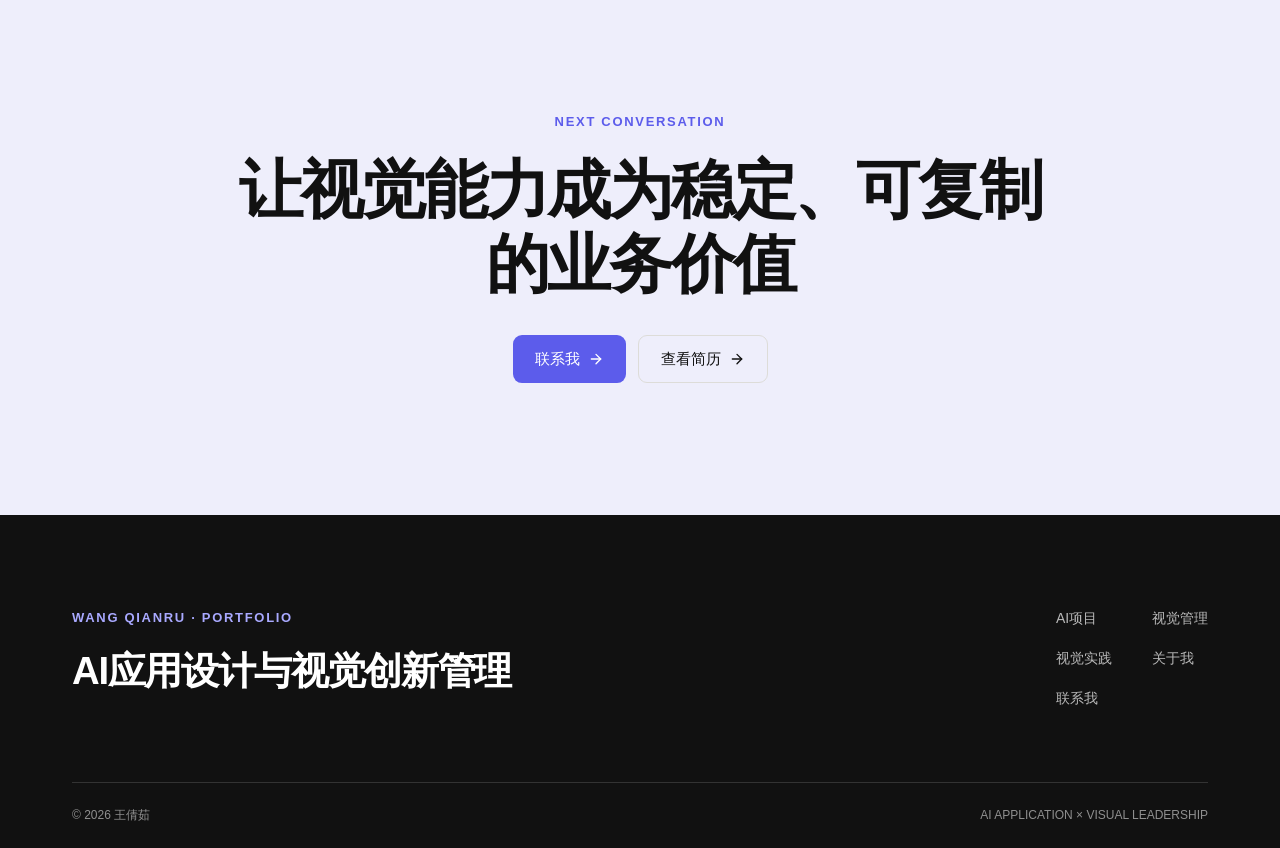
<file: visual-management/index.html>
<!DOCTYPE html><html lang="zh-CN"><head><meta charSet="utf-8"/><meta name="viewport" content="width=device-width, initial-scale=1"/><link rel="preload" href="/images/portfolio/case04/case04-03-monthly-schedule.png" as="image"/><link rel="stylesheet" href="/_next/static/chunks/2fu8kl9dzmy-1.css" data-precedence="next"/><link rel="preload" as="script" fetchPriority="low" href="/_next/static/chunks/3__muui5h9rv7.js"/><script src="/_next/static/chunks/27-opqc9xg5w0.js" async=""></script><script src="/_next/static/chunks/219rqkmz9px26.js" async=""></script><script src="/_next/static/chunks/29pbeyprxkz70.js" async=""></script><script src="/_next/static/chunks/turbopack-2dl4k2-w7nwtn.js" async=""></script><script src="/_next/static/chunks/1s68bzxfwe3rn.js" async=""></script><script src="/_next/static/chunks/44ib_tj9liyi7.js" async=""></script><title>视觉管理｜王倩茹作品集</title><meta name="description" content="从团队与职责边界，到生产系统、质量标准与规模复制。"/><link rel="shortcut icon" href="/favicon.svg"/><link rel="icon" href="/favicon.svg"/><script src="/_next/static/chunks/0cz1d0mv5g_q7.js" noModule=""></script></head><body class="antialiased"><div hidden=""><!--$--><!--/$--></div><header class="site-header "><div class="shell header-inner"><a class="wordmark" href="/" aria-label="王倩茹作品集首页"><span>WQR</span><strong>王倩茹</strong></a><nav class="desktop-nav" aria-label="主导航"><a class="" href="/">首页</a><a class="" href="/ai-projects">AI项目</a><a class="is-active" href="/visual-management">视觉管理</a><a class="" href="/visual-practice">视觉实践</a><a class="" href="/about">关于我</a><a class="" href="/resume">简历</a><a class="" href="/resume#contact">联系我</a></nav><button class="menu-button" type="button" aria-label="打开菜单" aria-expanded="false"><svg xmlns="http://www.w3.org/2000/svg" width="24" height="24" viewBox="0 0 24 24" fill="none" stroke="currentColor" stroke-width="2" stroke-linecap="round" stroke-linejoin="round" class="lucide lucide-menu" aria-hidden="true"><path d="M4 5h16"></path><path d="M4 12h16"></path><path d="M4 19h16"></path></svg></button></div></header><main><section class="page-hero shell section-pad "><div class="page-hero__copy" style="opacity:0;transform:translateY(20px)"><p class="eyebrow">VISUAL DESIGN LEADERSHIP</p><h1>视觉设计、团队与生产体系管理</h1><p class="page-intro">把视觉从个人制作行为，升级为可管理、可度量、可复盘、可复制的团队生产体系。</p><a class="scroll-cue" href="#content">向下浏览 <svg xmlns="http://www.w3.org/2000/svg" width="24" height="24" viewBox="0 0 24 24" fill="none" stroke="currentColor" stroke-width="2" stroke-linecap="round" stroke-linejoin="round" class="lucide lucide-arrow-down" aria-hidden="true"><path d="M12 5v14"></path><path d="m19 12-7 7-7-7"></path></svg></a></div><div class="page-hero__aside" style="opacity:0;transform:translateY(20px)"><img class="page-hero-image page-hero-image--contain" src="/images/portfolio/case04/case04-03-monthly-schedule.png" alt="视觉需求月度排期"/></div></section><div id="content"><section class="shell section-pad management-summary"><div class="section-header" style="opacity:0;transform:translateY(20px)"><p class="eyebrow">0 → 1 → N</p><div class="section-header__row"><h2>TEAM → SYSTEM → SCALE</h2><p>从团队建设，到生产体系，再到能力复制。</p></div></div><div class="management-summary__rail" style="opacity:0;transform:translateY(20px)"><div><span>0</span><strong>TEAM</strong><p>把团队搭起来</p></div><div><span>1</span><strong>SYSTEM</strong><p>让团队稳定运行</p></div><div><span>N</span><strong>SCALE</strong><p>把能力复制出去</p></div></div></section><section class="shell section-pad"><div class="section-header" style="opacity:0;transform:translateY(20px)"><p class="eyebrow">0｜TEAM</p><div class="section-header__row"><h2>先明确团队与职责边界</h2><p>专业判断、标准制定、任务执行与质量验收各自有清晰责任。</p></div></div><div class="map-grid"><div class="capability-card" style="opacity:0;transform:translateY(20px)"><span>01</span><h3>视觉方向</h3><p>连接市场、用户、平台与业务目标。</p></div><div class="capability-card" style="opacity:0;transform:translateY(20px)"><span>02</span><h3>职责边界</h3><p>区分负责人、设计师、运营与协同角色。</p></div><div class="capability-card" style="opacity:0;transform:translateY(20px)"><span>03</span><h3>质量判断</h3><p>让最终发布仍由专业设计判断负责。</p></div><div class="capability-card" style="opacity:0;transform:translateY(20px)"><span>04</span><h3>团队成长</h3><p>通过复盘、分级与培训提升协作能力。</p></div></div></section><section class="surface-section section-pad"><div class="shell"><div class="section-header" style="opacity:0;transform:translateY(20px)"><p class="eyebrow">CORE METRICS</p><div class="section-header__row"><h2>团队生产数据</h2><p>以下均为团队整体交付数据。</p></div></div><div class="metric-grid metric-grid--three" style="opacity:0;transform:translateY(20px)"><div class="metric-item"><strong>596–657</strong><span>图片 / 月</span></div><div class="metric-item"><strong>6–11</strong><span>视频 / 月</span></div><div class="metric-item"><strong>2–9</strong><span>拍摄 / 月</span></div></div></div></section><section class="shell section-pad management-stage"><div><p class="eyebrow">1｜SYSTEM</p><h2>把需求、资源与交付连成一条管理链路</h2><p class="large-copy">需求 → 优先级 → 排期 → 任务 → 工时 → 交付 → 产能 → 复盘</p><a class="text-link" href="/projects/visual-capacity-management">查看 Case 04 <svg xmlns="http://www.w3.org/2000/svg" width="24" height="24" viewBox="0 0 24 24" fill="none" stroke="currentColor" stroke-width="2" stroke-linecap="round" stroke-linejoin="round" class="lucide lucide-arrow-right" aria-hidden="true"><path d="M5 12h14"></path><path d="m12 5 7 7-7 7"></path></svg></a></div><div class="" style="opacity:0;transform:translateY(20px)"><img src="/images/portfolio/case04/case04-01-demand-form.png" alt="视觉需求统一入口" loading="lazy"/></div></section><section class="shell section-pad"><div class="section-header" style="opacity:0;transform:translateY(20px)"><p class="eyebrow">PRODUCTION LOOP</p><div class="section-header__row"><h2>视觉生产管理闭环</h2></div></div><div class="" style="opacity:0;transform:translateY(20px)"><div class="process-rail"><div class="process-node" style="border-color:#DDDCD8;color:#747474;opacity:0.45;transform:translateY(14px)"><span class="process-node__index">01</span><strong>标准化提交</strong></div><div class="process-node" style="border-color:#DDDCD8;color:#747474;opacity:0.45;transform:translateY(14px)"><span class="process-node__index">02</span><strong>统一优先级</strong></div><div class="process-node" style="border-color:#DDDCD8;color:#747474;opacity:0.45;transform:translateY(14px)"><span class="process-node__index">03</span><strong>月度排期</strong></div><div class="process-node" style="border-color:#DDDCD8;color:#747474;opacity:0.45;transform:translateY(14px)"><span class="process-node__index">04</span><strong>设计执行</strong></div><div class="process-node" style="border-color:#DDDCD8;color:#747474;opacity:0.45;transform:translateY(14px)"><span class="process-node__index">05</span><strong>工时记录</strong></div><div class="process-node" style="border-color:#DDDCD8;color:#747474;opacity:0.45;transform:translateY(14px)"><span class="process-node__index">06</span><strong>交付验收</strong></div><div class="process-node" style="border-color:#DDDCD8;color:#747474;opacity:0.45;transform:translateY(14px)"><span class="process-node__index">07</span><strong>产能复盘</strong></div></div></div></section><section class="surface-section section-pad"><div class="shell management-stage management-stage--reverse"><div class="" style="opacity:0;transform:translateY(20px)"><img src="/images/portfolio/case05/scale/case05-scale-01-review-agent.png" alt="AI视觉审核机制" loading="lazy"/></div><div><p class="eyebrow">N｜SCALE</p><h2>从个人经验，到团队与运营可执行的标准</h2><p class="large-copy">个人经验 → 标准 → SOP / 模板 → 培训 → 团队 / 运营 → AI审核</p><a class="text-link" href="/projects/ai-visual-video">查看 Case 05 <svg xmlns="http://www.w3.org/2000/svg" width="24" height="24" viewBox="0 0 24 24" fill="none" stroke="currentColor" stroke-width="2" stroke-linecap="round" stroke-linejoin="round" class="lucide lucide-arrow-right" aria-hidden="true"><path d="M5 12h14"></path><path d="m12 5 7 7-7 7"></path></svg></a></div></div></section><section class="shell section-pad"><div class="section-header" style="opacity:0;transform:translateY(20px)"><p class="eyebrow">THREE LEVELS</p><div class="section-header__row"><h2>视觉任务三级分工</h2></div></div><div class="level-grid"><div class="capability-card" style="opacity:0;transform:translateY(20px)"><span>LEVEL 01</span><h3>设计师主导</h3><p>高复杂度、高判断要求的任务。</p></div><div class="capability-card" style="opacity:0;transform:translateY(20px)"><span>LEVEL 02</span><h3>运营AI执行 + 设计师审核</h3><p>可标准化执行、仍需专业把关。</p></div><div class="capability-card" style="opacity:0;transform:translateY(20px)"><span>LEVEL 03</span><h3>运营AI自主完成</h3><p>规则清晰、风险可控的日常任务。</p></div></div></section><section class="surface-section section-pad"><div class="shell"><div class="section-header" style="opacity:0;transform:translateY(20px)"><p class="eyebrow">MY ROLE</p><div class="section-header__row"><h2>从团队判断到组织能力</h2><p>我的职责覆盖视觉团队与生产系统的关键管理节点。</p></div></div><div class="role-spectrum" style="opacity:0;transform:translateY(20px)"><div><span>01</span><strong>Team</strong></div><div><span>02</span><strong>Demand</strong></div><div><span>03</span><strong>Capacity</strong></div><div><span>04</span><strong>Quality</strong></div><div><span>05</span><strong>AI</strong></div><div><span>06</span><strong>Enablement</strong></div></div></div></section><section class="shell section-pad visual-practice-entry"><div class="" style="opacity:0;transform:translateY(20px)"><figure class="visual-project-board visual-project-board--preview"><div class="visual-project-board__image"><img src="/images/portfolio/case05/visual-production/case05-vp-02-jp-pink-rollator.png" alt="日本粉色助行器视觉实践" loading="lazy"/></div></figure></div><div class="" style="opacity:0;transform:translateY(20px)"><p class="eyebrow">CROSS-MARKET VISUAL PRACTICE</p><h2>同一套专业判断，进入不同市场与品类</h2><p>从 USER / SCENE / PRODUCT / MARKET / BUYING LOGIC 五个维度理解视觉任务。</p><a class="text-link" href="/visual-practice">进入 Visual Practice <svg xmlns="http://www.w3.org/2000/svg" width="24" height="24" viewBox="0 0 24 24" fill="none" stroke="currentColor" stroke-width="2" stroke-linecap="round" stroke-linejoin="round" class="lucide lucide-arrow-right" aria-hidden="true"><path d="M5 12h14"></path><path d="m12 5 7 7-7 7"></path></svg></a></div></section></div><section class="cta-section"><div class="shell cta-inner" style="opacity:0;transform:translateY(20px)"><p class="eyebrow">NEXT CONVERSATION</p><h2>让视觉能力成为稳定、可复制的业务价值</h2><div class="button-row"><a href="/resume#contact" data-slot="button" data-variant="default" data-size="lg" class="inline-flex shrink-0 items-center justify-center gap-2 text-sm font-medium whitespace-nowrap transition-all outline-none focus-visible:border-ring focus-visible:ring-[3px] focus-visible:ring-ring/50 disabled:pointer-events-none disabled:opacity-50 aria-invalid:border-destructive aria-invalid:ring-destructive/20 dark:aria-invalid:ring-destructive/40 [&amp;_svg]:pointer-events-none [&amp;_svg]:shrink-0 [&amp;_svg:not([class*=&#x27;size-&#x27;])]:size-4 bg-primary text-primary-foreground hover:bg-primary/90 h-10 rounded-md px-6 has-[&gt;svg]:px-4 primary-button">联系我<svg xmlns="http://www.w3.org/2000/svg" width="24" height="24" viewBox="0 0 24 24" fill="none" stroke="currentColor" stroke-width="2" stroke-linecap="round" stroke-linejoin="round" class="lucide lucide-arrow-right" aria-hidden="true"><path d="M5 12h14"></path><path d="m12 5 7 7-7 7"></path></svg></a><a href="/resume" data-slot="button" data-variant="outline" data-size="lg" class="inline-flex shrink-0 items-center justify-center gap-2 text-sm font-medium whitespace-nowrap transition-all outline-none focus-visible:border-ring focus-visible:ring-[3px] focus-visible:ring-ring/50 disabled:pointer-events-none disabled:opacity-50 aria-invalid:border-destructive aria-invalid:ring-destructive/20 dark:aria-invalid:ring-destructive/40 [&amp;_svg]:pointer-events-none [&amp;_svg]:shrink-0 [&amp;_svg:not([class*=&#x27;size-&#x27;])]:size-4 border bg-background shadow-xs hover:bg-accent hover:text-accent-foreground dark:border-input dark:bg-input/30 dark:hover:bg-input/50 h-10 rounded-md px-6 has-[&gt;svg]:px-4 secondary-button">查看简历<svg xmlns="http://www.w3.org/2000/svg" width="24" height="24" viewBox="0 0 24 24" fill="none" stroke="currentColor" stroke-width="2" stroke-linecap="round" stroke-linejoin="round" class="lucide lucide-arrow-right" aria-hidden="true"><path d="M5 12h14"></path><path d="m12 5 7 7-7 7"></path></svg></a></div></div></section></main><!--$--><!--/$--><footer class="site-footer"><div class="shell footer-grid"><div><p class="eyebrow">WANG QIANRU · PORTFOLIO</p><h2>AI应用设计与视觉创新管理</h2></div><div class="footer-links"><a href="/ai-projects">AI项目</a><a href="/visual-management">视觉管理</a><a href="/visual-practice">视觉实践</a><a href="/about">关于我</a><a href="/resume#contact">联系我</a></div></div><div class="shell footer-meta"><span>© <!-- -->2026<!-- --> 王倩茹</span><span>AI APPLICATION × VISUAL LEADERSHIP</span></div></footer><script src="/_next/static/chunks/3__muui5h9rv7.js" id="_R_" async=""></script><script>(self.__next_f=self.__next_f||[]).push([0])</script><script>self.__next_f.push([1,"1:\"$Sreact.fragment\"\n2:I[48303,[\"/_next/static/chunks/1s68bzxfwe3rn.js\"],\"SiteHeader\"]\n3:I[61332,[\"/_next/static/chunks/1s68bzxfwe3rn.js\"],\"default\"]\n4:I[96422,[\"/_next/static/chunks/1s68bzxfwe3rn.js\"],\"default\"]\n5:I[89102,[\"/_next/static/chunks/1s68bzxfwe3rn.js\",\"/_next/static/chunks/44ib_tj9liyi7.js\"],\"PageHero\"]\n6:I[89102,[\"/_next/static/chunks/1s68bzxfwe3rn.js\",\"/_next/static/chunks/44ib_tj9liyi7.js\"],\"SectionHeader\"]\n7:I[63632,[\"/_next/static/chunks/1s68bzxfwe3rn.js\",\"/_next/static/chunks/44ib_tj9liyi7.js\"],\"Reveal\"]\n8:I[89102,[\"/_next/static/chunks/1s68bzxfwe3rn.js\",\"/_next/static/chunks/44ib_tj9liyi7.js\"],\"CapabilityCard\"]\n9:I[89102,[\"/_next/static/chunks/1s68bzxfwe3rn.js\",\"/_next/static/chunks/44ib_tj9liyi7.js\"],\"MetricItem\"]\n16:I[3395,[\"/_next/static/chunks/1s68bzxfwe3rn.js\"],\"default\",1]\n:HL[\"/_next/static/chunks/2fu8kl9dzmy-1.css\",\"style\"]\n:HL[\"/images/portfolio/case04/case04-03-monthly-schedule.png\",\"image\"]\n14:X\n0:{\"P\":null,\"c\":[\"\",\"visual-management\",\"\"],\"q\":\"\",\"i\":false,\"f\":[[[\"\",{\"children\":[\"visual-management\",{\"children\":[\"__PAGE__\",{},\"$undefined\",\"$undefined\",4608]},\"$undefined\",\"$undefined\",4608]},\"$undefined\",\"$undefined\",4624],[[\"$\",\"$1\",\"c\",{\"children\":[[[\"$\",\"link\",\"0\",{\"rel\":\"stylesheet\",\"href\":\"/_next/static/chunks/2fu8kl9dzmy-1.css\",\"precedence\":\"next\",\"crossOrigin\":\"$undefined\",\"nonce\":\"$undefined\"}],[\"$\",\"script\",\"script-0\",{\"src\":\"/_next/static/chunks/1s68bzxfwe3rn.js\",\"async\":true,\"nonce\":\"$undefined\"}]],[\"$\",\"html\",null,{\"lang\":\"zh-CN\",\"children\":[\"$\",\"body\",null,{\"className\":\"antialiased\",\"children\":[[\"$\",\"$L2\",null,{}],[\"$\",\"$L3\",null,{\"parallelRouterKey\":\"children\",\"error\":\"$undefined\",\"errorStyles\":\"$undefined\",\"errorScripts\":\"$undefined\",\"template\":[\"$\",\"$L4\",null,{}],\"templateStyles\":\"$undefined\",\"templateScripts\":\"$undefined\",\"notFound\":[[[\"$\",\"title\",null,{\"children\":\"404: This page could not be found.\"}],[\"$\",\"div\",null,{\"style\":{\"fontFamily\":\"system-ui,\\\"Segoe UI\\\",Roboto,Helvetica,Arial,sans-serif,\\\"Apple Color Emoji\\\",\\\"Segoe UI Emoji\\\"\",\"height\":\"100vh\",\"textAlign\":\"center\",\"display\":\"flex\",\"flexDirection\":\"column\",\"alignItems\":\"center\",\"justifyContent\":\"center\"},\"children\":[\"$\",\"div\",null,{\"children\":[[\"$\",\"style\",null,{\"dangerouslySetInnerHTML\":{\"__html\":\"body{color:#000;background:#fff;margin:0}.next-error-h1{border-right:1px solid rgba(0,0,0,.3)}@media (prefers-color-scheme:dark){body{color:#fff;background:#000}.next-error-h1{border-right:1px solid rgba(255,255,255,.3)}}\"}}],[\"$\",\"h1\",null,{\"className\":\"next-error-h1\",\"style\":{\"display\":\"inline-block\",\"margin\":\"0 20px 0 0\",\"padding\":\"0 23px 0 0\",\"fontSize\":24,\"fontWeight\":500,\"verticalAlign\":\"top\",\"lineHeight\":\"49px\"},\"children\":404}],[\"$\",\"div\",null,{\"style\":{\"display\":\"inline-block\"},\"children\":[\"$\",\"h2\",null,{\"style\":{\"fontSize\":14,\"fontWeight\":400,\"lineHeight\":\"49px\",\"margin\":0},\"children\":\"This page could not be found.\"}]}]]}]}]],[]],\"forbidden\":\"$undefined\",\"unauthorized\":\"$undefined\"}],[\"$\",\"footer\",null,{\"className\":\"site-footer\",\"children\":[[\"$\",\"div\",null,{\"className\":\"shell footer-grid\",\"children\":[[\"$\",\"div\",null,{\"children\":[[\"$\",\"p\",null,{\"className\":\"eyebrow\",\"children\":\"WANG QIANRU · PORTFOLIO\"}],[\"$\",\"h2\",null,{\"children\":\"AI应用设计与视觉创新管理\"}]]}],[\"$\",\"div\",null,{\"className\":\"footer-links\",\"children\":[[\"$\",\"a\",null,{\"href\":\"/ai-projects\",\"children\":\"AI项目\"}],[\"$\",\"a\",null,{\"href\":\"/visual-management\",\"children\":\"视觉管理\"}],[\"$\",\"a\",null,{\"href\":\"/visual-practice\",\"children\":\"视觉实践\"}],[\"$\",\"a\",null,{\"href\":\"/about\",\"children\":\"关于我\"}],[\"$\",\"a\",null,{\"href\":\"/resume#contact\",\"children\":\"联系我\"}]]}]]}],[\"$\",\"div\",null,{\"className\":\"shell footer-meta\",\"children\":[[\"$\",\"span\",null,{\"children\":[\"© \",2026,\" 王倩茹\"]}],[\"$\",\"span\",null,{\"children\":\"AI APPLICATION × VISUAL LEADERSHIP\"}]]}]]}]]}]}]]}],{\"children\":[[\"$\",\"$1\",\"c\",{\"children\":[null,[\"$\",\"$L3\",null,{\"parallelRouterKey\":\"children\",\"error\":\"$undefined\",\"errorStyles\":\"$undefined\",\"errorScripts\":\"$undefined\",\"template\":[\"$\",\"$L4\",null,{}],\"templateStyles\":\"$undefined\",\"templateScripts\":\"$undefined\",\"notFound\":\"$undefined\",\"forbidden\":\"$undefined\",\"unauthorized\":\"$undefined\"}]]}],{\"children\":[[\"$\",\"$1\",\"c\",{\"children\":[[\"$\",\"main\",null,{\"children\":[[\"$\",\"$L5\",null,{\"eyebrow\":\"VISUAL DESIGN LEADERSHIP\",\"title\":\"视觉设计、团队与生产体系管理\",\"intro\":\"把视觉从个人制作行为，升级为可管理、可度量、可复盘、可复制的团队生产体系。\",\"aside\":[\"$\",\"img\",null,{\"className\":\"page-hero-image page-hero-image--contain\",\"src\":\"/images/portfolio/case04/case04-03-monthly-schedule.png\",\"alt\":\"视觉需求月度排期\"}]}],[\"$\",\"div\",null,{\"id\":\"content\",\"children\":[[\"$\",\"section\",null,{\"className\":\"shell section-pad management-summary\",\"children\":[[\"$\",\"$L6\",null,{\"eyebrow\":\"0 → 1 → N\",\"title\":\"TEAM → SYSTEM → SCALE\",\"intro\":\"从团队建设，到生产体系，再到能力复制。\"}],[\"$\",\"$L7\",null,{\"className\":\"management-summary__rail\",\"children\":[[\"$\",\"div\",\"TEAM\",{\"children\":[[\"$\",\"span\",null,{\"children\":\"0\"}],[\"$\",\"strong\",null,{\"children\":\"TEAM\"}],[\"$\",\"p\",null,{\"children\":\"把团队搭起来\"}]]}],[\"$\",\"div\",\"SYSTEM\",{\"children\":[[\"$\",\"span\",null,{\"children\":\"1\"}],[\"$\",\"strong\",null,{\"children\":\"SYSTEM\"}],[\"$\",\"p\",null,{\"children\":\"让团队稳定运行\"}]]}],[\"$\",\"div\",\"SCALE\",{\"children\":[[\"$\",\"span\",null,{\"children\":\"N\"}],[\"$\",\"strong\",null,{\"children\":\"SCALE\"}],[\"$\",\"p\",null,{\"children\":\"把能力复制出去\"}]]}]]}]]}],[\"$\",\"section\",null,{\"className\":\"shell section-pad\",\"children\":[[\"$\",\"$L6\",null,{\"eyebrow\":\"0｜TEAM\",\"title\":\"先明确团队与职责边界\",\"intro\":\"专业判断、标准制定、任务执行与质量验收各自有清晰责任。\"}],[\"$\",\"div\",null,{\"className\":\"map-grid\",\"children\":[[\"$\",\"$L8\",\"01\",{\"index\":\"01\",\"title\":\"视觉方向\",\"text\":\"连接市场、用户、平台与业务目标。\"}],[\"$\",\"$L8\",\"02\",{\"index\":\"02\",\"title\":\"职责边界\",\"text\":\"区分负责人、设计师、运营与协同角色。\"}],[\"$\",\"$L8\",\"03\",{\"index\":\"03\",\"title\":\"质量判断\",\"text\":\"让最终发布仍由专业设计判断负责。\"}],[\"$\",\"$L8\",\"04\",{\"index\":\"04\",\"title\":\"团队成长\",\"text\":\"通过复盘、分级与培训提升协作能力。\"}]]}]]}],[\"$\",\"section\",null,{\"className\":\"surface-section section-pad\",\"children\":[\"$\",\"div\",null,{\"className\":\"shell\",\"children\":[[\"$\",\"$L6\",null,{\"eyebrow\":\"CORE METRICS\",\"title\":\"团队生产数据\",\"intro\":\"以下均为团队整体交付数据。\"}],[\"$\",\"$L7\",null,{\"className\":\"metric-grid metric-grid--three\",\"children\":[[\"$\",\"$L9\",null,{\"value\":\"596–657\",\"label\":\"图片 / 月\"}],[\"$\",\"$L9\",null,{\"value\":\"6–11\",\"label\":\"视频 / 月\"}],\"$La\"]}]]}]}],\"$Lb\",\"$Lc\",\"$Ld\",\"$Le\",\"$Lf\",\"$L10\"]}],\"$L11\"]}],[\"$L12\"],\"$L13\"]}],{},null,false,null]},null,false,\"$14\"]},null,false,null],\"$L15\",false]],\"m\":\"$undefined\",\"G\":[\"$16\",[\"$L17\"]],\"S\":true,\"h\":null,\"r\":\"$undefined\",\"s\":\"$undefined\",\"a\":\"$undefined\",\"l\":\"$undefined\",\"p\":\"$undefined\",\"d\":\"$undefined\",\"b\":\"PM53SQdBdrkE1sqryoRLJ\"}\n18:I[33196,[\"/_next/static/chunks/1s68bzxfwe3rn.js\",\"/_next/static/chunks/44ib_tj9liyi7.js\"],\"default\"]\n19:I[63632,[\"/_next/static/chunks/1s68bzxfwe3rn.js\",\"/_next/static/chunks/44ib_tj9liyi7.js\"],\"ProcessRail\"]\n1a:I[2735,[\"/_next/static/chunks/1s68bzxfwe3rn.js\",\"/_next/static/chunks/44ib_tj9liyi7.js\"],\"VisualProjectBoard\"]\n1b:I[89102,[\"/_next/static/chunks/1s68bzxfwe3rn.js\",\"/_next/static/chunks/44ib_tj9liyi7.js\"],\"CrossPageCta\"]\n1c:I[79672,[\"/_next/static/chunks/1s68bzxfwe3rn.js\"],\"OutletBoundary\"]\n1d:\"$Sreact.suspense\"\n1f:I[79672,[\"/_next/static/chunks/1s68bzxfwe3rn.js\"],\"ViewportBoundary\"]\n21:I[79672,[\"/_next/static/chunks/1s68bzxfwe3rn.js\"],\"MetadataBoundary\"]\na:[\"$\",\"$L9\",null,{\"value\":\"2–9\",\"label\":\"拍摄 / 月\"}]\nb:[\"$\",\"section\",null,{\"className\":\"shell section-pad management-stage\",\"children\":[[\"$\",\"div\",null,{\"children\":[[\"$\",\"p\",null,{\"className\":\"eyebrow\",\"children\":\"1｜SYSTEM\"}],[\"$\",\"h2\",null,{\"children\":\"把需求、资源与交付连成一条管理链路\"}],[\"$\",\"p\",null,{\"className\":\"large-copy\",\"children\":\"需求 → 优先级 → 排期 → 任务 → 工时 → 交付 → 产能 → 复盘\"}],[\"$\",\"a\",null,{\"className\":\"text-link\",\"href\":\"/projects/visual-capacity-management\",\"children\":[\"查看 Case 04 \",[\"$\",\"$L18\",null,{\"ref\":\"$undefined\",\"icon\":{\"name\":\"arrow-right\",\"size\":24,\"node\":[[\"path\",{\"d\":\"M5 12h14\",\"key\":\"1ays0h\"}],[\"path\",{\"d\":\"m12 5 7 7-7 7\",\"key\":\"xquz4c\"}]]},\"className\":\"$undefined\",\"aria-hidden\":\"true\"}]]}]]}],[\"$\",\"$L7\",null,{\"children\":[\"$\",\"img\",null,{\"src\":\"/images/portfolio/case04/case04-01-demand-form.png\",\"alt\":\"视觉需求统一入口\",\"loading\":\"lazy\"}]}]]}]\nc:[\"$\",\"section\",null,{\"className\":\"shell section-pad\",\"children\":[[\"$\",\"$L6\",null,{\"eyebrow\":\"PRODUCTION LOOP\",\"title\":\"视觉生产管理闭环\"}],[\"$\",\"$L7\",null,{\"children\":[\"$\",\"$L19\",null,{\"steps\":[\"标准化提交\",\"统一优先级\",\"月度排期\",\"设计执行\",\"工时记录\",\"交付验收\",\"产能复盘\"]}]}]]}]\nd:[\"$\",\"section\",null,{\"className\":\"surface-section section-pad\",\"children\":[\"$\",\"div\",null,{\"className\":\"shell management-stage management-stage--reverse\",\"children\":[[\"$\",\"$L7\",null,{\"children\":[\"$\",\"img\",null,{\"src\":\"/images/portfolio/case05/scale/case05-scale-01-review-agent.png\",\"alt\":\"AI视觉审核机制\",\"loading\":\"lazy\"}]}],[\"$\",\"div\",null,{\"children\":[[\"$\",\"p\",null,{\"className\":\"eyebrow\",\"children\":\"N｜SCALE\"}],[\"$\",\"h2\",null,{\"children\":\"从个人经验，到团队与运营可执行的标准\"}],[\"$\",\"p\",null,{\"className\":\"large-copy\",\"children\":\"个人经验 → 标准 → SOP / 模板 → 培训 → 团队 / 运营 → AI审核\"}],[\"$\",\"a\",null,{\"className\":\"text-link\",\"href\":\"/projects/ai-visual-video\",\"children\":[\"查看 Case 05 \",[\"$\",\"$L18\",null,{\"ref\":\"$undefined\",\"icon\":\"$b:props:children:0:props:children:3:props:children:1:props:icon\",\"className\":\"$undefined\",\"aria-hidden\":\"true\"}]]}]]}]]}]}]\ne:[\"$\",\"section\",null,{\"className\":\"shell section-pad\",\"children\":[[\"$\",\"$L6\",null,{\"eyebrow\":\"THREE LEVELS\",\"title\":\"视觉任务三级分工\"}],[\"$\",\"div\",null,{\"className\":\"level-grid\",\"children\":[[\"$\",\"$L8\",\"LEVEL 01\",{\"index\":\"LEVEL 01\",\"title\":\"设计师主导\",\"text\":\"高复杂度、高判断要求的任务。\"}],[\"$\",\"$L8\",\"LEVEL 02\",{\"index\":\"LEVEL 02\",\"title\":\"运营AI执行 + 设计师审核\",\"text\":\"可标准化执行、仍需专业把关。\"}],[\"$\",\"$L8\",\"LEVEL 03\",{\"index\":\"LEVEL 03\",\"title\":\"运营AI自主完成\",\"text\":\"规则清晰、风险可控的日常任务。\"}]]}]]}]\nf:[\"$\",\"section\",null,{\"className\":\"surface-section section-pad\",\"children\":[\"$\",\"div\",null,{\"className\":\"shell\",\"children\":[[\"$\",\"$L6\",null,{\"eyebrow\":\"MY ROLE\",\"title\":\"从团队判断到组织能力\",\"intro\":\"我的职责覆盖视觉团队与生产系统的关键管理节点。\"}],[\"$\",\"$L7\",null,{\"className\":\"role-spectrum\",\"children\":[[\"$\",\"div\",\"Team\",{\"children\":[[\"$\",\"span\",null,{\"children\":\"01\"}],[\"$\",\"strong\",null,{\"children\":\"Team\"}]]}],[\"$\",\"div\",\"Demand\",{\"children\":[[\"$\",\"span\",null,{\"children\":\"02\"}],[\"$\",\"strong\",null,{\"children\":\"Demand\"}]]}],[\"$\",\"div\",\"Capacity\",{\"children\":[[\"$\",\"span\",null,{\"children\":\"03\"}],[\"$\",\"strong\",null,{\"children\":\"Capacity\"}]]}],[\"$\",\"div\",\"Quality\",{\"children\":[[\"$\",\"span\",null,{\"children\":\"04\"}],[\"$\",\"strong\",null,{\"children\":\"Quality\"}]]}],[\"$\",\"div\",\"AI\",{\"children\":[[\"$\",\"span\",null,{\"children\":\"05\"}],[\"$\",\"strong\",null,{\"children\":\"AI\"}]]}],[\"$\",\"div\",\"Enablement\",{\"children\":[[\"$\",\"span\",null,{\"children\":\"06\"}],[\"$\",\"strong\",null,{\"children\":\"Enablement\"}]]}]]}]]}]}]\n10:[\"$\",\"section\",null,{\"className\":\"shell section-pad visual-practice-entry\",\"children\":[[\"$\",\"$L7\",null,{\"children\":[\"$\",\"$L1a\",null,{\"src\":\"/images/portfolio/case05/visual-production/case05-vp-02-jp-pink-rollator.png\",\"title\":\"日本粉色助行器视觉实践\",\"layout\":\"preview\"}]}],[\"$\",\"$L7\",null,{\"children\":[[\"$\",\"p\",null,{\"className\":\"eyebrow\",\"children\":\"CROSS-MARKET VISUAL PRACTICE\"}],[\"$\",\"h2\",null,{\"children\":\"同一套专业判断，进入不同市场与品类\"}],[\"$\",\"p\",null,{\"children\":\"从 USER / SCENE / PRODUCT / MARKET / BUYING LOGIC 五个维度理解视觉任务。\"}],[\"$\",\"a\",null,{\"className\":\"text-link\",\"href\":\"/visual-practice\",\"children\":[\"进入 Visual Practice \",[\"$\",\"$L18\",null,{\"ref\":\"$undefined\",\"icon\":\"$b:props:children:0:props:children:3:props:children:1:props:icon\",\"className\":\"$undefined\",\"aria-hidden\":\"true\"}]]}]]}]]}]\n11:[\"$\",\"$L1b\",null,{\"title\":\"让视觉能力成为稳定、可复制的业务价值\"}]\n12:[\"$\",\"script\",\"script-0\",{\"src\":\"/_next/static/chunks/44ib_tj9liyi7.js\",\"async\":true,\"nonce\":\"$undefined\"}]\n13:[\"$\",\"$L1c\",null,{\"children\":[\"$\",\"$1d\",null,{\"name\":\"Next.MetadataOutlet\",\"children\":\"$@1e\"}]}]\n15:[\"$\",\"$1\",\"h\",{\"children\":[null,[\"$\",\"$L1f\",null,{\"children\":\"$L20\"}],[\"$\",\"div\",null,{\"hidden\":true,\"children\":[\"$\",\"$L21\",null,{\"children\":[\"$\",\"$1d\",null,{\"name\":\"Next.Metadata\",\"children\":\"$L22\"}]}]}],null]}]\n17:[\"$\",\"link\",\"0\",{\"rel\":\"stylesheet\",\"href\":\"/_next/static/chunks/2fu8kl9dzmy-1.css\",\"precedence\":\"next\",\"crossOrigin\":\"$undefined\",\"nonce\":\"$undefined\"}]\n14:C\n20:[[\"$\",\"meta\",\"0\",{\"charSet\":\"utf-8\"}],[\"$\",\"meta\",\"1\",{\"name\":\"viewport\",\"content\":\"width=device-width, initial-scale=1\"}]]\n23:I[5704,[\"/_next/static/chunks/1s68bzxfwe3rn.js\"],\"IconMark\"]\n1e:null\n22:[[\"$\",\"title\",\"0\",{\"children\":\"视觉管理｜王倩茹作品集\"}],[\"$\",\"meta\",\"1\",{\"name\":\"description\",\"content\":\"从团队与职责边界，到生产系统、质量标准与规模复制。\"}],[\"$\",\"link\",\"2\",{\"rel\":\"shortcut icon\",\"href\":\"/favicon.svg\"}],[\"$\",\"link\",\"3\",{\"rel\":\"icon\",\"href\":\"/favicon.svg\"}],[\"$\",\"$L23\",\"4\",{}]]\n"])</script></body></html>
</file>
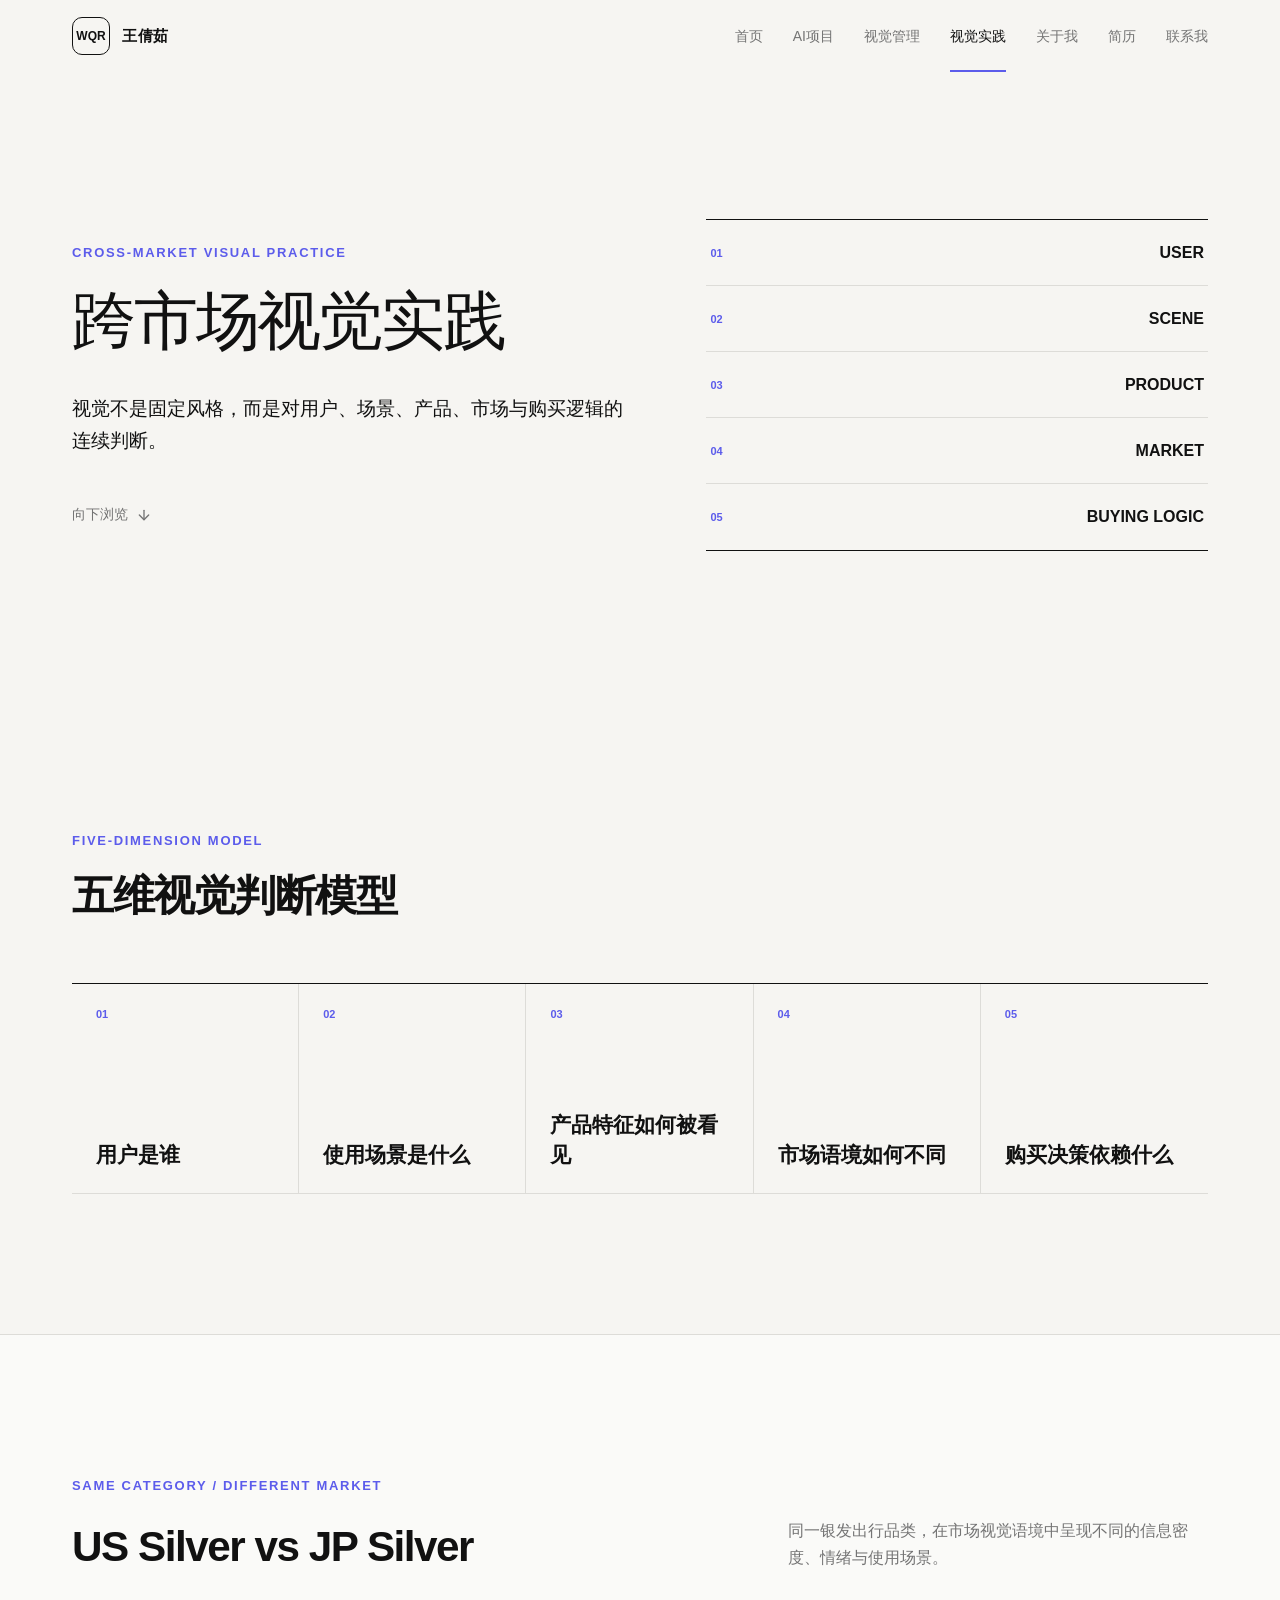
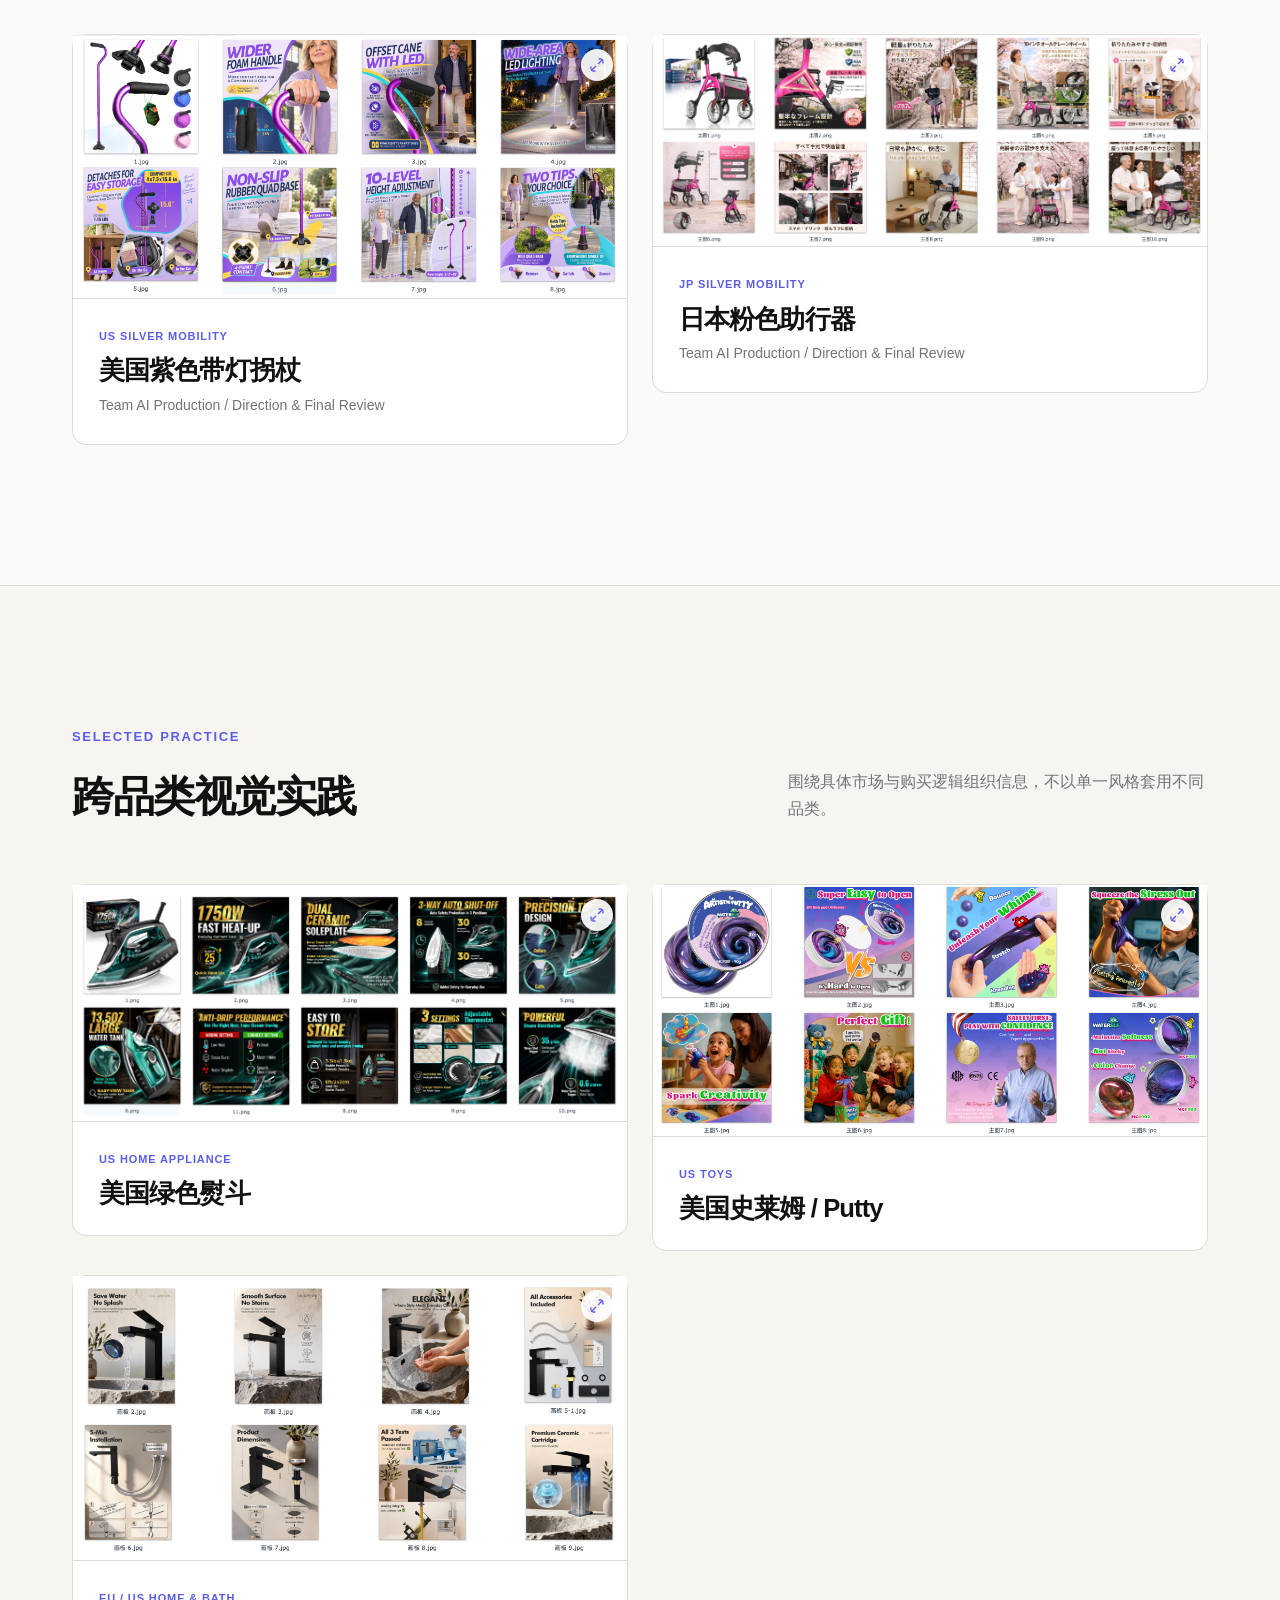
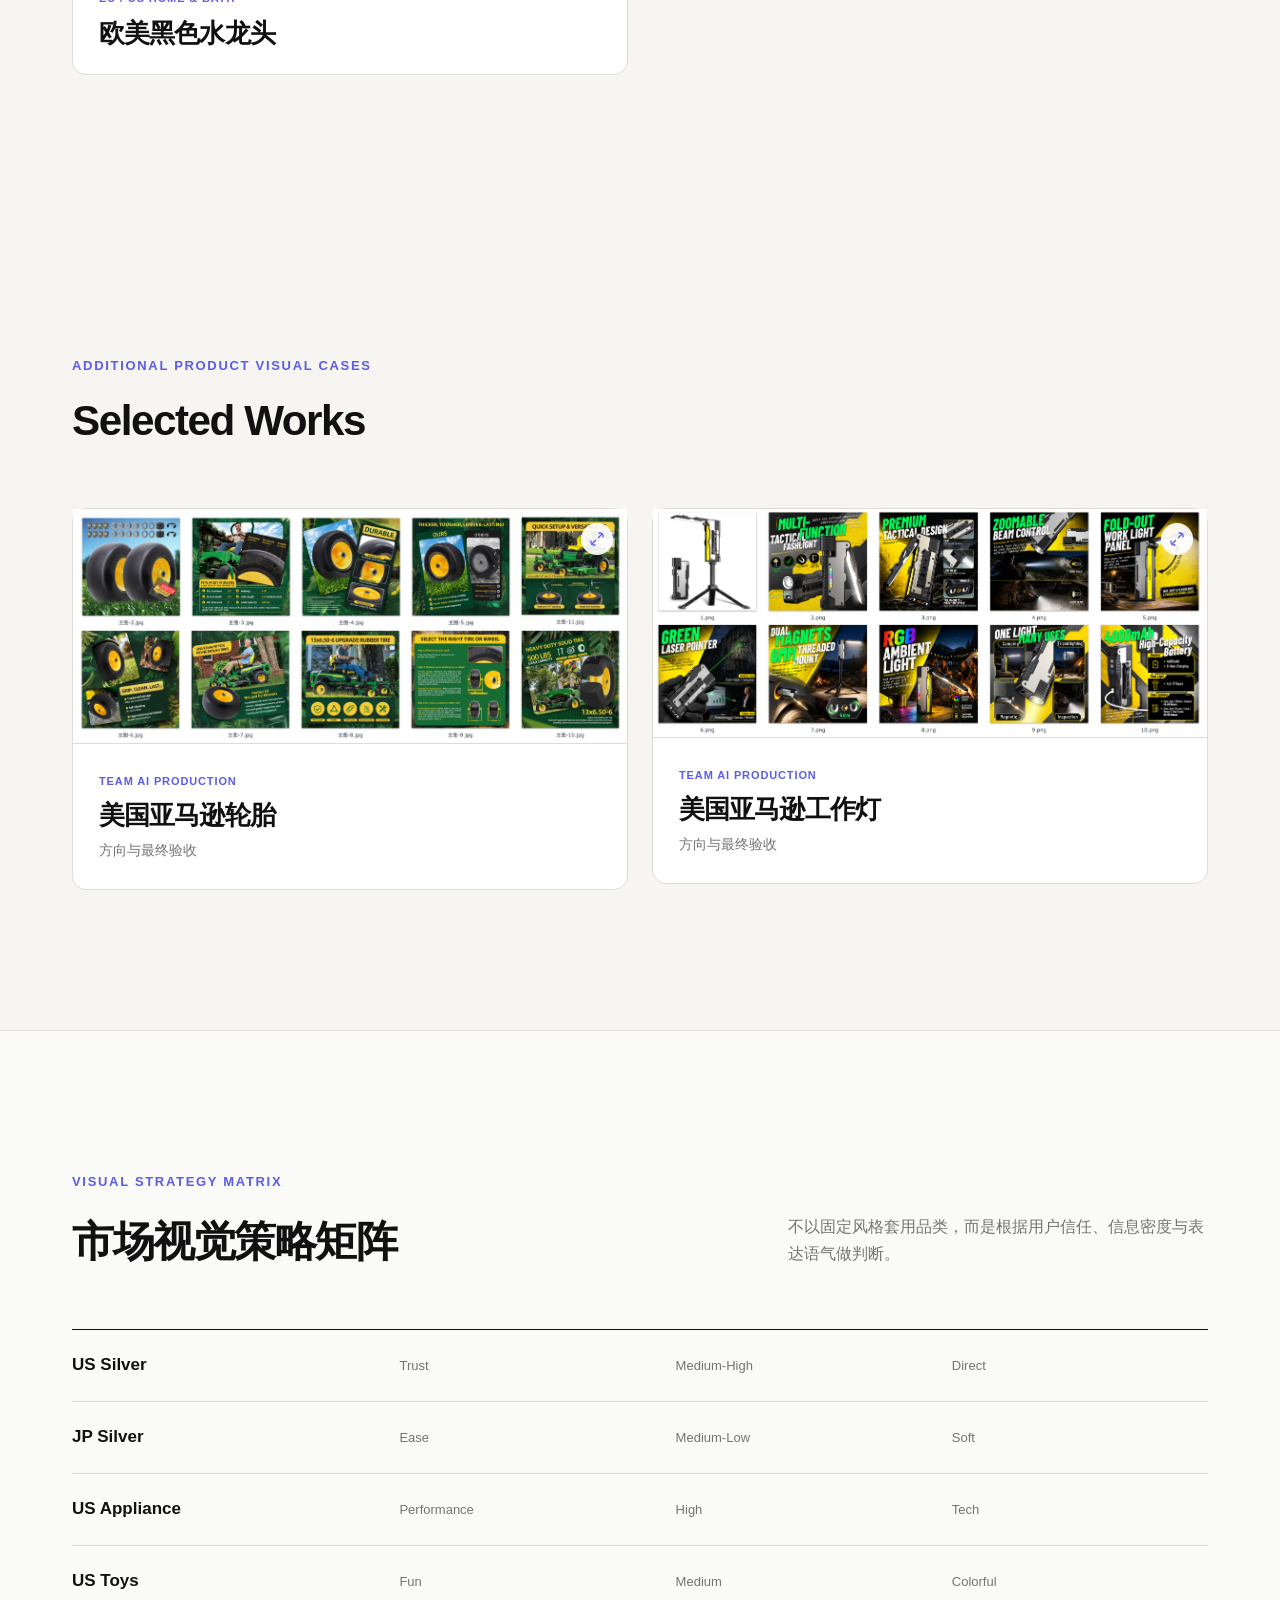
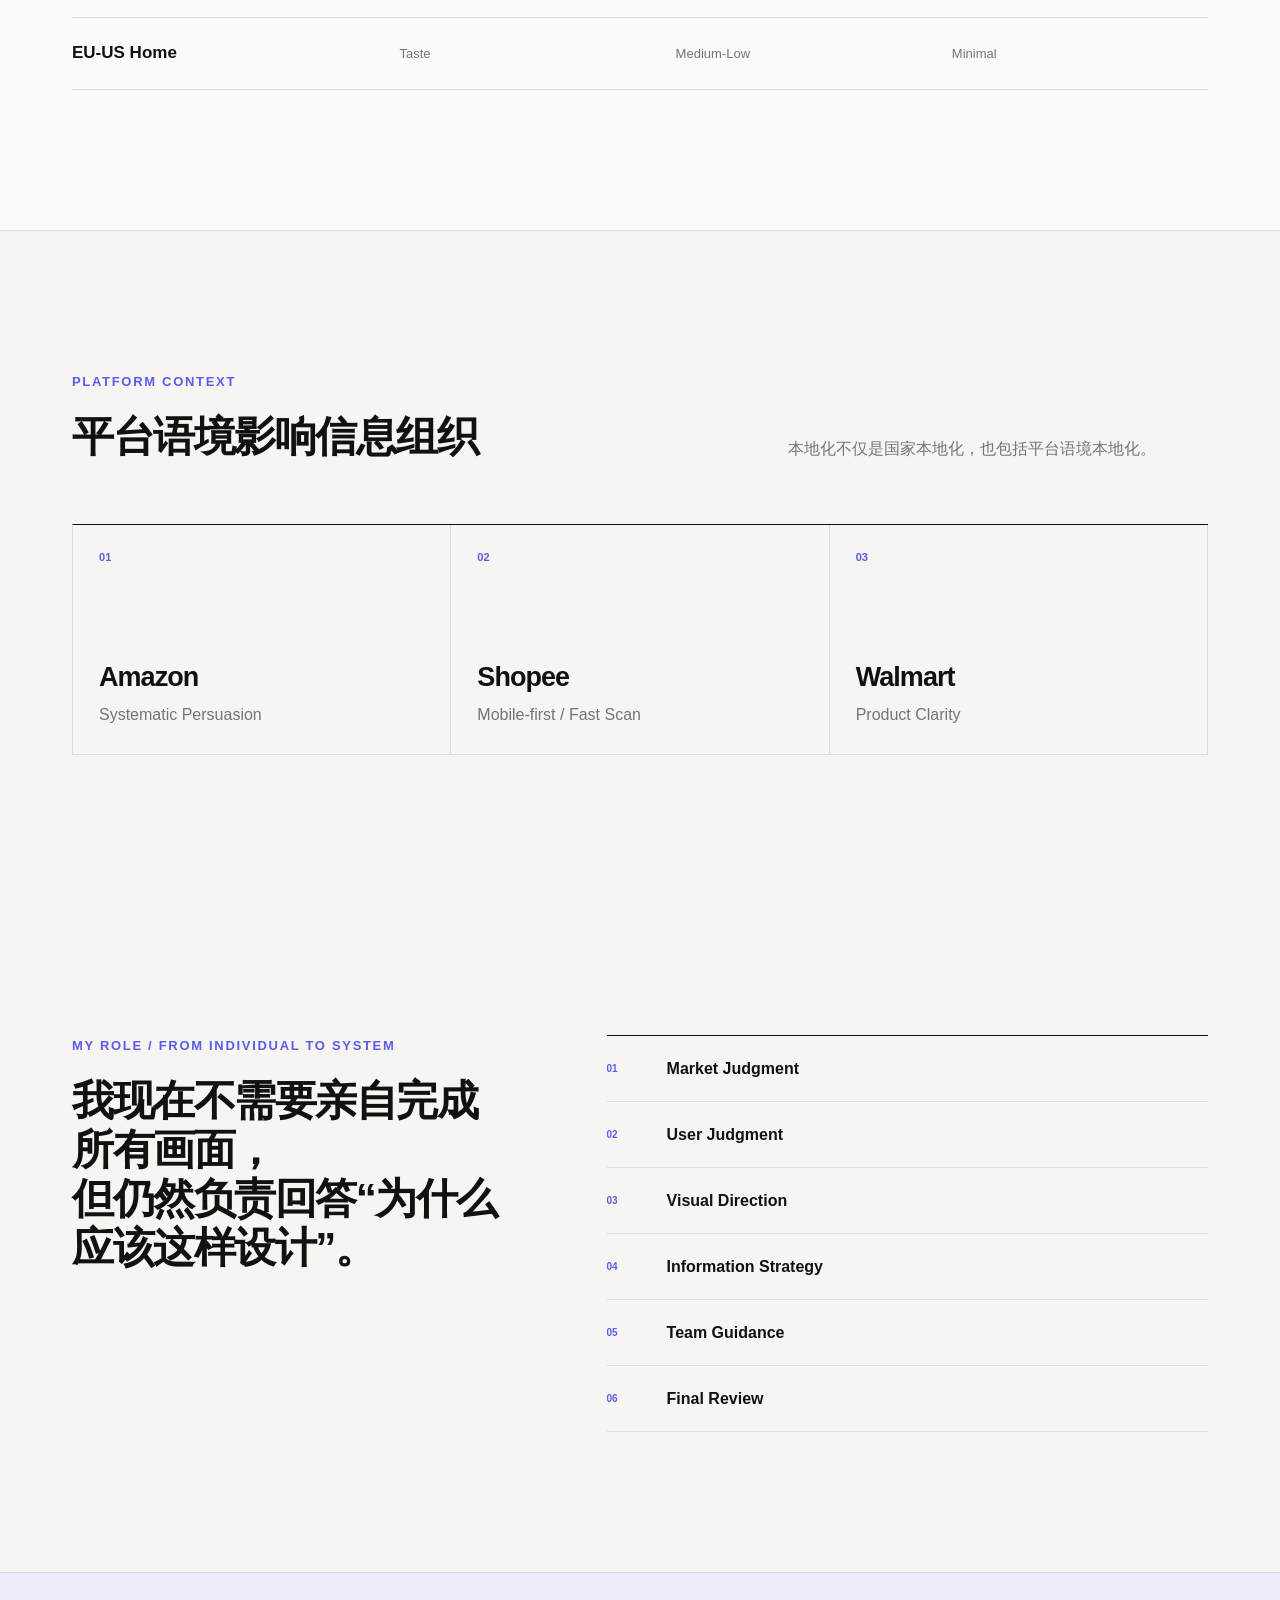
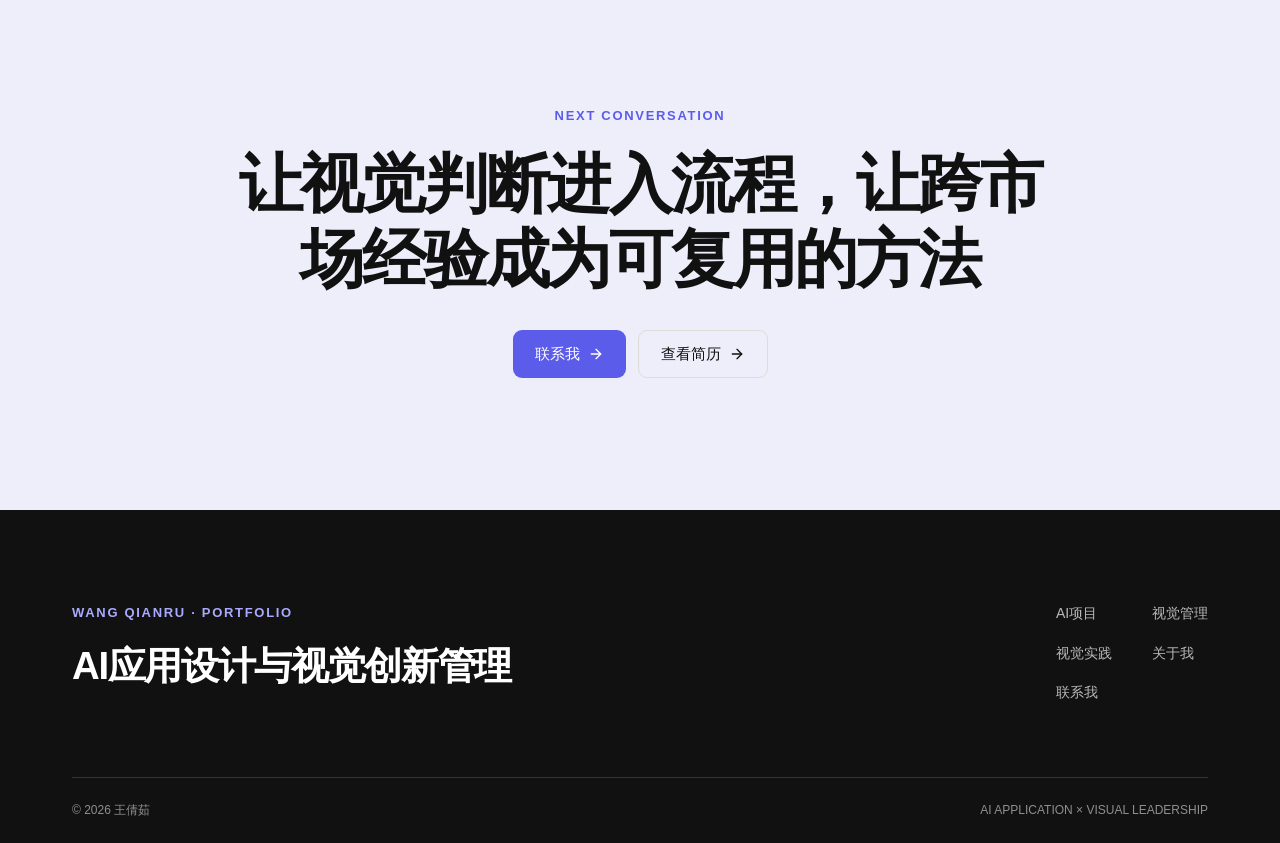
<file: visual-practice/index.html>
<!DOCTYPE html><html lang="zh-CN"><head><meta charSet="utf-8"/><meta name="viewport" content="width=device-width, initial-scale=1"/><link rel="stylesheet" href="/_next/static/chunks/2fu8kl9dzmy-1.css" data-precedence="next"/><link rel="preload" as="script" fetchPriority="low" href="/_next/static/chunks/3__muui5h9rv7.js"/><script src="/_next/static/chunks/27-opqc9xg5w0.js" async=""></script><script src="/_next/static/chunks/219rqkmz9px26.js" async=""></script><script src="/_next/static/chunks/29pbeyprxkz70.js" async=""></script><script src="/_next/static/chunks/turbopack-2dl4k2-w7nwtn.js" async=""></script><script src="/_next/static/chunks/1s68bzxfwe3rn.js" async=""></script><script src="/_next/static/chunks/44ib_tj9liyi7.js" async=""></script><title>跨市场视觉实践｜王倩茹作品集</title><meta name="description" content="基于用户、场景、产品、市场与购买逻辑的跨市场视觉实践。"/><link rel="shortcut icon" href="/favicon.svg"/><link rel="icon" href="/favicon.svg"/><script src="/_next/static/chunks/0cz1d0mv5g_q7.js" noModule=""></script></head><body class="antialiased"><div hidden=""><!--$--><!--/$--></div><header class="site-header "><div class="shell header-inner"><a class="wordmark" href="/" aria-label="王倩茹作品集首页"><span>WQR</span><strong>王倩茹</strong></a><nav class="desktop-nav" aria-label="主导航"><a class="" href="/">首页</a><a class="" href="/ai-projects">AI项目</a><a class="" href="/visual-management">视觉管理</a><a class="is-active" href="/visual-practice">视觉实践</a><a class="" href="/about">关于我</a><a class="" href="/resume">简历</a><a class="" href="/resume#contact">联系我</a></nav><button class="menu-button" type="button" aria-label="打开菜单" aria-expanded="false"><svg xmlns="http://www.w3.org/2000/svg" width="24" height="24" viewBox="0 0 24 24" fill="none" stroke="currentColor" stroke-width="2" stroke-linecap="round" stroke-linejoin="round" class="lucide lucide-menu" aria-hidden="true"><path d="M4 5h16"></path><path d="M4 12h16"></path><path d="M4 19h16"></path></svg></button></div></header><main><section class="page-hero shell section-pad "><div class="page-hero__copy" style="opacity:0;transform:translateY(20px)"><p class="eyebrow">CROSS-MARKET VISUAL PRACTICE</p><h1>跨市场视觉实践</h1><p class="page-intro">视觉不是固定风格，而是对用户、场景、产品、市场与购买逻辑的连续判断。</p><a class="scroll-cue" href="#content">向下浏览 <svg xmlns="http://www.w3.org/2000/svg" width="24" height="24" viewBox="0 0 24 24" fill="none" stroke="currentColor" stroke-width="2" stroke-linecap="round" stroke-linejoin="round" class="lucide lucide-arrow-down" aria-hidden="true"><path d="M12 5v14"></path><path d="m19 12-7 7-7-7"></path></svg></a></div><div class="page-hero__aside" style="opacity:0;transform:translateY(20px)"><div class="visual-model"><span><b>01</b>USER</span><span><b>02</b>SCENE</span><span><b>03</b>PRODUCT</span><span><b>04</b>MARKET</span><span><b>05</b>BUYING LOGIC</span></div></div></section><div id="content"><section class="shell section-pad"><div class="section-header" style="opacity:0;transform:translateY(20px)"><p class="eyebrow">FIVE-DIMENSION MODEL</p><div class="section-header__row"><h2>五维视觉判断模型</h2></div></div><div class="visual-model-grid"><div class="visual-model-card" style="opacity:0;transform:translateY(20px)"><span>01</span><strong>用户是谁</strong></div><div class="visual-model-card" style="opacity:0;transform:translateY(20px)"><span>02</span><strong>使用场景是什么</strong></div><div class="visual-model-card" style="opacity:0;transform:translateY(20px)"><span>03</span><strong>产品特征如何被看见</strong></div><div class="visual-model-card" style="opacity:0;transform:translateY(20px)"><span>04</span><strong>市场语境如何不同</strong></div><div class="visual-model-card" style="opacity:0;transform:translateY(20px)"><span>05</span><strong>购买决策依赖什么</strong></div></div></section><section class="surface-section section-pad"><div class="shell"><div class="section-header" style="opacity:0;transform:translateY(20px)"><p class="eyebrow">SAME CATEGORY / DIFFERENT MARKET</p><div class="section-header__row"><h2>US Silver vs JP Silver</h2><p>同一银发出行品类，在市场视觉语境中呈现不同的信息密度、情绪与使用场景。</p></div></div><div class="market-comparison"><div class="" style="opacity:0;transform:translateY(20px)"><figure class="visual-project-board visual-project-board--supporting"><button class="visual-project-board__trigger" type="button" aria-label="放大查看：美国紫色带灯拐杖" aria-haspopup="dialog" aria-expanded="false" data-state="closed" data-slot="dialog-trigger"><img src="/images/portfolio/case05/visual-production/case05-vp-01-us-purple-led-cane.png" alt="美国紫色带灯拐杖" loading="lazy"/><svg xmlns="http://www.w3.org/2000/svg" width="24" height="24" viewBox="0 0 24 24" fill="none" stroke="currentColor" stroke-width="2" stroke-linecap="round" stroke-linejoin="round" class="lucide lucide-maximize-2" aria-hidden="true"><path d="M15 3h6v6"></path><path d="m21 3-7 7"></path><path d="m3 21 7-7"></path><path d="M9 21H3v-6"></path></svg></button><figcaption class="visual-project-board__caption"><span>US SILVER MOBILITY</span><h3>美国紫色带灯拐杖</h3><p>Team AI Production / Direction &amp; Final Review</p></figcaption></figure></div><div class="" style="opacity:0;transform:translateY(20px)"><figure class="visual-project-board visual-project-board--supporting"><button class="visual-project-board__trigger" type="button" aria-label="放大查看：日本粉色助行器" aria-haspopup="dialog" aria-expanded="false" data-state="closed" data-slot="dialog-trigger"><img src="/images/portfolio/case05/visual-production/case05-vp-02-jp-pink-rollator.png" alt="日本粉色助行器" loading="lazy"/><svg xmlns="http://www.w3.org/2000/svg" width="24" height="24" viewBox="0 0 24 24" fill="none" stroke="currentColor" stroke-width="2" stroke-linecap="round" stroke-linejoin="round" class="lucide lucide-maximize-2" aria-hidden="true"><path d="M15 3h6v6"></path><path d="m21 3-7 7"></path><path d="m3 21 7-7"></path><path d="M9 21H3v-6"></path></svg></button><figcaption class="visual-project-board__caption"><span>JP SILVER MOBILITY</span><h3>日本粉色助行器</h3><p>Team AI Production / Direction &amp; Final Review</p></figcaption></figure></div></div></div></section><section class="shell section-pad"><div class="section-header" style="opacity:0;transform:translateY(20px)"><p class="eyebrow">SELECTED PRACTICE</p><div class="section-header__row"><h2>跨品类视觉实践</h2><p>围绕具体市场与购买逻辑组织信息，不以单一风格套用不同品类。</p></div></div><div class="visual-practice-grid"><div class="is-large" style="opacity:0;transform:translateY(20px)"><figure class="visual-project-board visual-project-board--supporting"><button class="visual-project-board__trigger" type="button" aria-label="放大查看：美国绿色熨斗" aria-haspopup="dialog" aria-expanded="false" data-state="closed" data-slot="dialog-trigger"><img src="/images/portfolio/case05/visual-production/case05-vp-03-us-green-iron.png" alt="美国绿色熨斗" loading="lazy"/><svg xmlns="http://www.w3.org/2000/svg" width="24" height="24" viewBox="0 0 24 24" fill="none" stroke="currentColor" stroke-width="2" stroke-linecap="round" stroke-linejoin="round" class="lucide lucide-maximize-2" aria-hidden="true"><path d="M15 3h6v6"></path><path d="m21 3-7 7"></path><path d="m3 21 7-7"></path><path d="M9 21H3v-6"></path></svg></button><figcaption class="visual-project-board__caption"><span>US HOME APPLIANCE</span><h3>美国绿色熨斗</h3></figcaption></figure></div><div class="" style="opacity:0;transform:translateY(20px)"><figure class="visual-project-board visual-project-board--supporting"><button class="visual-project-board__trigger" type="button" aria-label="放大查看：美国史莱姆 / Putty" aria-haspopup="dialog" aria-expanded="false" data-state="closed" data-slot="dialog-trigger"><img src="/images/portfolio/case05/visual-production/case05-vp-04-us-putty.png" alt="美国史莱姆 / Putty" loading="lazy"/><svg xmlns="http://www.w3.org/2000/svg" width="24" height="24" viewBox="0 0 24 24" fill="none" stroke="currentColor" stroke-width="2" stroke-linecap="round" stroke-linejoin="round" class="lucide lucide-maximize-2" aria-hidden="true"><path d="M15 3h6v6"></path><path d="m21 3-7 7"></path><path d="m3 21 7-7"></path><path d="M9 21H3v-6"></path></svg></button><figcaption class="visual-project-board__caption"><span>US TOYS</span><h3>美国史莱姆 / Putty</h3></figcaption></figure></div><div class="" style="opacity:0;transform:translateY(20px)"><figure class="visual-project-board visual-project-board--supporting"><button class="visual-project-board__trigger" type="button" aria-label="放大查看：欧美黑色水龙头" aria-haspopup="dialog" aria-expanded="false" data-state="closed" data-slot="dialog-trigger"><img src="/images/portfolio/case05/visual-production/case05-vp-05-eu-us-black-faucet.png" alt="欧美黑色水龙头" loading="lazy"/><svg xmlns="http://www.w3.org/2000/svg" width="24" height="24" viewBox="0 0 24 24" fill="none" stroke="currentColor" stroke-width="2" stroke-linecap="round" stroke-linejoin="round" class="lucide lucide-maximize-2" aria-hidden="true"><path d="M15 3h6v6"></path><path d="m21 3-7 7"></path><path d="m3 21 7-7"></path><path d="M9 21H3v-6"></path></svg></button><figcaption class="visual-project-board__caption"><span>EU / US HOME &amp; BATH</span><h3>欧美黑色水龙头</h3></figcaption></figure></div></div></section><section class="shell section-pad"><div class="section-header" style="opacity:0;transform:translateY(20px)"><p class="eyebrow">ADDITIONAL PRODUCT VISUAL CASES</p><div class="section-header__row"><h2>Selected Works</h2></div></div><div class="selected-work-row"><div class="" style="opacity:0;transform:translateY(20px)"><figure class="visual-project-board visual-project-board--supporting"><button class="visual-project-board__trigger" type="button" aria-label="放大查看：美国亚马逊轮胎" aria-haspopup="dialog" aria-expanded="false" data-state="closed" data-slot="dialog-trigger"><img src="/images/portfolio/case05/visual-production/case05-vp-06-us-tire.png" alt="美国亚马逊轮胎" loading="lazy"/><svg xmlns="http://www.w3.org/2000/svg" width="24" height="24" viewBox="0 0 24 24" fill="none" stroke="currentColor" stroke-width="2" stroke-linecap="round" stroke-linejoin="round" class="lucide lucide-maximize-2" aria-hidden="true"><path d="M15 3h6v6"></path><path d="m21 3-7 7"></path><path d="m3 21 7-7"></path><path d="M9 21H3v-6"></path></svg></button><figcaption class="visual-project-board__caption"><span>TEAM AI PRODUCTION</span><h3>美国亚马逊轮胎</h3><p>方向与最终验收</p></figcaption></figure></div><div class="" style="opacity:0;transform:translateY(20px)"><figure class="visual-project-board visual-project-board--supporting"><button class="visual-project-board__trigger" type="button" aria-label="放大查看：美国亚马逊工作灯" aria-haspopup="dialog" aria-expanded="false" data-state="closed" data-slot="dialog-trigger"><img src="/images/portfolio/case05/visual-production/case05-vp-07-us-work-light.png" alt="美国亚马逊工作灯" loading="lazy"/><svg xmlns="http://www.w3.org/2000/svg" width="24" height="24" viewBox="0 0 24 24" fill="none" stroke="currentColor" stroke-width="2" stroke-linecap="round" stroke-linejoin="round" class="lucide lucide-maximize-2" aria-hidden="true"><path d="M15 3h6v6"></path><path d="m21 3-7 7"></path><path d="m3 21 7-7"></path><path d="M9 21H3v-6"></path></svg></button><figcaption class="visual-project-board__caption"><span>TEAM AI PRODUCTION</span><h3>美国亚马逊工作灯</h3><p>方向与最终验收</p></figcaption></figure></div></div></section><section class="surface-section section-pad"><div class="shell"><div class="section-header" style="opacity:0;transform:translateY(20px)"><p class="eyebrow">VISUAL STRATEGY MATRIX</p><div class="section-header__row"><h2>市场视觉策略矩阵</h2><p>不以固定风格套用品类，而是根据用户信任、信息密度与表达语气做判断。</p></div></div><div class="strategy-matrix" style="opacity:0;transform:translateY(20px)"><div><strong>US Silver</strong><span>Trust</span><span>Medium-High</span><span>Direct</span></div><div><strong>JP Silver</strong><span>Ease</span><span>Medium-Low</span><span>Soft</span></div><div><strong>US Appliance</strong><span>Performance</span><span>High</span><span>Tech</span></div><div><strong>US Toys</strong><span>Fun</span><span>Medium</span><span>Colorful</span></div><div><strong>EU-US Home</strong><span>Taste</span><span>Medium-Low</span><span>Minimal</span></div></div></div></section><section class="shell section-pad"><div class="section-header" style="opacity:0;transform:translateY(20px)"><p class="eyebrow">PLATFORM CONTEXT</p><div class="section-header__row"><h2>平台语境影响信息组织</h2><p>本地化不仅是国家本地化，也包括平台语境本地化。</p></div></div><div class="platform-context"><div class="" style="opacity:0;transform:translateY(20px)"><span>0<!-- -->1</span><h3>Amazon</h3><p>Systematic Persuasion</p></div><div class="" style="opacity:0;transform:translateY(20px)"><span>0<!-- -->2</span><h3>Shopee</h3><p>Mobile-first / Fast Scan</p></div><div class="" style="opacity:0;transform:translateY(20px)"><span>0<!-- -->3</span><h3>Walmart</h3><p>Product Clarity</p></div></div></section><section class="shell section-pad visual-role-section"><div class="" style="opacity:0;transform:translateY(20px)"><p class="eyebrow">MY ROLE / FROM INDIVIDUAL TO SYSTEM</p><h2>我现在不需要亲自完成所有画面，<br/>但仍然负责回答“为什么应该这样设计”。</h2></div><div class="visual-role-list" style="opacity:0;transform:translateY(20px)"><div><span>01</span><strong>Market Judgment</strong></div><div><span>02</span><strong>User Judgment</strong></div><div><span>03</span><strong>Visual Direction</strong></div><div><span>04</span><strong>Information Strategy</strong></div><div><span>05</span><strong>Team Guidance</strong></div><div><span>06</span><strong>Final Review</strong></div></div></section></div><section class="cta-section"><div class="shell cta-inner" style="opacity:0;transform:translateY(20px)"><p class="eyebrow">NEXT CONVERSATION</p><h2>让视觉判断进入流程，让跨市场经验成为可复用的方法</h2><div class="button-row"><a href="/resume#contact" data-slot="button" data-variant="default" data-size="lg" class="inline-flex shrink-0 items-center justify-center gap-2 text-sm font-medium whitespace-nowrap transition-all outline-none focus-visible:border-ring focus-visible:ring-[3px] focus-visible:ring-ring/50 disabled:pointer-events-none disabled:opacity-50 aria-invalid:border-destructive aria-invalid:ring-destructive/20 dark:aria-invalid:ring-destructive/40 [&amp;_svg]:pointer-events-none [&amp;_svg]:shrink-0 [&amp;_svg:not([class*=&#x27;size-&#x27;])]:size-4 bg-primary text-primary-foreground hover:bg-primary/90 h-10 rounded-md px-6 has-[&gt;svg]:px-4 primary-button">联系我<svg xmlns="http://www.w3.org/2000/svg" width="24" height="24" viewBox="0 0 24 24" fill="none" stroke="currentColor" stroke-width="2" stroke-linecap="round" stroke-linejoin="round" class="lucide lucide-arrow-right" aria-hidden="true"><path d="M5 12h14"></path><path d="m12 5 7 7-7 7"></path></svg></a><a href="/resume" data-slot="button" data-variant="outline" data-size="lg" class="inline-flex shrink-0 items-center justify-center gap-2 text-sm font-medium whitespace-nowrap transition-all outline-none focus-visible:border-ring focus-visible:ring-[3px] focus-visible:ring-ring/50 disabled:pointer-events-none disabled:opacity-50 aria-invalid:border-destructive aria-invalid:ring-destructive/20 dark:aria-invalid:ring-destructive/40 [&amp;_svg]:pointer-events-none [&amp;_svg]:shrink-0 [&amp;_svg:not([class*=&#x27;size-&#x27;])]:size-4 border bg-background shadow-xs hover:bg-accent hover:text-accent-foreground dark:border-input dark:bg-input/30 dark:hover:bg-input/50 h-10 rounded-md px-6 has-[&gt;svg]:px-4 secondary-button">查看简历<svg xmlns="http://www.w3.org/2000/svg" width="24" height="24" viewBox="0 0 24 24" fill="none" stroke="currentColor" stroke-width="2" stroke-linecap="round" stroke-linejoin="round" class="lucide lucide-arrow-right" aria-hidden="true"><path d="M5 12h14"></path><path d="m12 5 7 7-7 7"></path></svg></a></div></div></section></main><!--$--><!--/$--><footer class="site-footer"><div class="shell footer-grid"><div><p class="eyebrow">WANG QIANRU · PORTFOLIO</p><h2>AI应用设计与视觉创新管理</h2></div><div class="footer-links"><a href="/ai-projects">AI项目</a><a href="/visual-management">视觉管理</a><a href="/visual-practice">视觉实践</a><a href="/about">关于我</a><a href="/resume#contact">联系我</a></div></div><div class="shell footer-meta"><span>© <!-- -->2026<!-- --> 王倩茹</span><span>AI APPLICATION × VISUAL LEADERSHIP</span></div></footer><script src="/_next/static/chunks/3__muui5h9rv7.js" id="_R_" async=""></script><script>(self.__next_f=self.__next_f||[]).push([0])</script><script>self.__next_f.push([1,"1:\"$Sreact.fragment\"\n2:I[48303,[\"/_next/static/chunks/1s68bzxfwe3rn.js\"],\"SiteHeader\"]\n3:I[61332,[\"/_next/static/chunks/1s68bzxfwe3rn.js\"],\"default\"]\n4:I[96422,[\"/_next/static/chunks/1s68bzxfwe3rn.js\"],\"default\"]\n5:I[89102,[\"/_next/static/chunks/1s68bzxfwe3rn.js\",\"/_next/static/chunks/44ib_tj9liyi7.js\"],\"PageHero\"]\n6:I[89102,[\"/_next/static/chunks/1s68bzxfwe3rn.js\",\"/_next/static/chunks/44ib_tj9liyi7.js\"],\"SectionHeader\"]\n7:I[63632,[\"/_next/static/chunks/1s68bzxfwe3rn.js\",\"/_next/static/chunks/44ib_tj9liyi7.js\"],\"Reveal\"]\n14:I[3395,[\"/_next/static/chunks/1s68bzxfwe3rn.js\"],\"default\",1]\n:HL[\"/_next/static/chunks/2fu8kl9dzmy-1.css\",\"style\"]\n12:X\n0:{\"P\":null,\"c\":[\"\",\"visual-practice\",\"\"],\"q\":\"\",\"i\":false,\"f\":[[[\"\",{\"children\":[\"visual-practice\",{\"children\":[\"__PAGE__\",{},\"$undefined\",\"$undefined\",4608]},\"$undefined\",\"$undefined\",4608]},\"$undefined\",\"$undefined\",4624],[[\"$\",\"$1\",\"c\",{\"children\":[[[\"$\",\"link\",\"0\",{\"rel\":\"stylesheet\",\"href\":\"/_next/static/chunks/2fu8kl9dzmy-1.css\",\"precedence\":\"next\",\"crossOrigin\":\"$undefined\",\"nonce\":\"$undefined\"}],[\"$\",\"script\",\"script-0\",{\"src\":\"/_next/static/chunks/1s68bzxfwe3rn.js\",\"async\":true,\"nonce\":\"$undefined\"}]],[\"$\",\"html\",null,{\"lang\":\"zh-CN\",\"children\":[\"$\",\"body\",null,{\"className\":\"antialiased\",\"children\":[[\"$\",\"$L2\",null,{}],[\"$\",\"$L3\",null,{\"parallelRouterKey\":\"children\",\"error\":\"$undefined\",\"errorStyles\":\"$undefined\",\"errorScripts\":\"$undefined\",\"template\":[\"$\",\"$L4\",null,{}],\"templateStyles\":\"$undefined\",\"templateScripts\":\"$undefined\",\"notFound\":[[[\"$\",\"title\",null,{\"children\":\"404: This page could not be found.\"}],[\"$\",\"div\",null,{\"style\":{\"fontFamily\":\"system-ui,\\\"Segoe UI\\\",Roboto,Helvetica,Arial,sans-serif,\\\"Apple Color Emoji\\\",\\\"Segoe UI Emoji\\\"\",\"height\":\"100vh\",\"textAlign\":\"center\",\"display\":\"flex\",\"flexDirection\":\"column\",\"alignItems\":\"center\",\"justifyContent\":\"center\"},\"children\":[\"$\",\"div\",null,{\"children\":[[\"$\",\"style\",null,{\"dangerouslySetInnerHTML\":{\"__html\":\"body{color:#000;background:#fff;margin:0}.next-error-h1{border-right:1px solid rgba(0,0,0,.3)}@media (prefers-color-scheme:dark){body{color:#fff;background:#000}.next-error-h1{border-right:1px solid rgba(255,255,255,.3)}}\"}}],[\"$\",\"h1\",null,{\"className\":\"next-error-h1\",\"style\":{\"display\":\"inline-block\",\"margin\":\"0 20px 0 0\",\"padding\":\"0 23px 0 0\",\"fontSize\":24,\"fontWeight\":500,\"verticalAlign\":\"top\",\"lineHeight\":\"49px\"},\"children\":404}],[\"$\",\"div\",null,{\"style\":{\"display\":\"inline-block\"},\"children\":[\"$\",\"h2\",null,{\"style\":{\"fontSize\":14,\"fontWeight\":400,\"lineHeight\":\"49px\",\"margin\":0},\"children\":\"This page could not be found.\"}]}]]}]}]],[]],\"forbidden\":\"$undefined\",\"unauthorized\":\"$undefined\"}],[\"$\",\"footer\",null,{\"className\":\"site-footer\",\"children\":[[\"$\",\"div\",null,{\"className\":\"shell footer-grid\",\"children\":[[\"$\",\"div\",null,{\"children\":[[\"$\",\"p\",null,{\"className\":\"eyebrow\",\"children\":\"WANG QIANRU · PORTFOLIO\"}],[\"$\",\"h2\",null,{\"children\":\"AI应用设计与视觉创新管理\"}]]}],[\"$\",\"div\",null,{\"className\":\"footer-links\",\"children\":[[\"$\",\"a\",null,{\"href\":\"/ai-projects\",\"children\":\"AI项目\"}],[\"$\",\"a\",null,{\"href\":\"/visual-management\",\"children\":\"视觉管理\"}],[\"$\",\"a\",null,{\"href\":\"/visual-practice\",\"children\":\"视觉实践\"}],[\"$\",\"a\",null,{\"href\":\"/about\",\"children\":\"关于我\"}],[\"$\",\"a\",null,{\"href\":\"/resume#contact\",\"children\":\"联系我\"}]]}]]}],[\"$\",\"div\",null,{\"className\":\"shell footer-meta\",\"children\":[[\"$\",\"span\",null,{\"children\":[\"© \",2026,\" 王倩茹\"]}],[\"$\",\"span\",null,{\"children\":\"AI APPLICATION × VISUAL LEADERSHIP\"}]]}]]}]]}]}]]}],{\"children\":[[\"$\",\"$1\",\"c\",{\"children\":[null,[\"$\",\"$L3\",null,{\"parallelRouterKey\":\"children\",\"error\":\"$undefined\",\"errorStyles\":\"$undefined\",\"errorScripts\":\"$undefined\",\"template\":[\"$\",\"$L4\",null,{}],\"templateStyles\":\"$undefined\",\"templateScripts\":\"$undefined\",\"notFound\":\"$undefined\",\"forbidden\":\"$undefined\",\"unauthorized\":\"$undefined\"}]]}],{\"children\":[[\"$\",\"$1\",\"c\",{\"children\":[[\"$\",\"main\",null,{\"children\":[[\"$\",\"$L5\",null,{\"eyebrow\":\"CROSS-MARKET VISUAL PRACTICE\",\"title\":\"跨市场视觉实践\",\"intro\":\"视觉不是固定风格，而是对用户、场景、产品、市场与购买逻辑的连续判断。\",\"aside\":[\"$\",\"div\",null,{\"className\":\"visual-model\",\"children\":[[\"$\",\"span\",\"USER\",{\"children\":[[\"$\",\"b\",null,{\"children\":\"01\"}],\"USER\"]}],[\"$\",\"span\",\"SCENE\",{\"children\":[[\"$\",\"b\",null,{\"children\":\"02\"}],\"SCENE\"]}],[\"$\",\"span\",\"PRODUCT\",{\"children\":[[\"$\",\"b\",null,{\"children\":\"03\"}],\"PRODUCT\"]}],[\"$\",\"span\",\"MARKET\",{\"children\":[[\"$\",\"b\",null,{\"children\":\"04\"}],\"MARKET\"]}],[\"$\",\"span\",\"BUYING LOGIC\",{\"children\":[[\"$\",\"b\",null,{\"children\":\"05\"}],\"BUYING LOGIC\"]}]]}]}],[\"$\",\"div\",null,{\"id\":\"content\",\"children\":[[\"$\",\"section\",null,{\"className\":\"shell section-pad\",\"children\":[[\"$\",\"$L6\",null,{\"eyebrow\":\"FIVE-DIMENSION MODEL\",\"title\":\"五维视觉判断模型\"}],[\"$\",\"div\",null,{\"className\":\"visual-model-grid\",\"children\":[[\"$\",\"$L7\",\"用户是谁\",{\"className\":\"visual-model-card\",\"children\":[[\"$\",\"span\",null,{\"children\":\"01\"}],[\"$\",\"strong\",null,{\"children\":\"用户是谁\"}]]}],[\"$\",\"$L7\",\"使用场景是什么\",{\"className\":\"visual-model-card\",\"children\":[[\"$\",\"span\",null,{\"children\":\"02\"}],[\"$\",\"strong\",null,{\"children\":\"使用场景是什么\"}]]}],[\"$\",\"$L7\",\"产品特征如何被看见\",{\"className\":\"visual-model-card\",\"children\":[[\"$\",\"span\",null,{\"children\":\"03\"}],[\"$\",\"strong\",null,{\"children\":\"产品特征如何被看见\"}]]}],[\"$\",\"$L7\",\"市场语境如何不同\",{\"className\":\"visual-model-card\",\"children\":[[\"$\",\"span\",null,{\"children\":\"04\"}],[\"$\",\"strong\",null,{\"children\":\"市场语境如何不同\"}]]}],[\"$\",\"$L7\",\"购买决策依赖什么\",{\"className\":\"visual-model-card\",\"children\":[[\"$\",\"span\",null,{\"children\":\"05\"}],[\"$\",\"strong\",null,{\"children\":\"购买决策依赖什么\"}]]}]]}]]}],[\"$\",\"section\",null,{\"className\":\"surface-section section-pad\",\"children\":[\"$\",\"div\",null,{\"className\":\"shell\",\"children\":[[\"$\",\"$L6\",null,{\"eyebrow\":\"SAME CATEGORY / DIFFERENT MARKET\",\"title\":\"US Silver vs JP Silver\",\"intro\":\"同一银发出行品类，在市场视觉语境中呈现不同的信息密度、情绪与使用场景。\"}],[\"$\",\"div\",null,{\"className\":\"market-comparison\",\"children\":[[\"$\",\"$L7\",\"case05-vp-01-us-purple-led-cane.png\",{\"children\":\"$L8\"}],\"$L9\"]}]]}]}],\"$La\",\"$Lb\",\"$Lc\",\"$Ld\",\"$Le\"]}],\"$Lf\"]}],[\"$L10\"],\"$L11\"]}],{},null,false,null]},null,false,\"$12\"]},null,false,null],\"$L13\",false]],\"m\":\"$undefined\",\"G\":[\"$14\",[\"$L15\"]],\"S\":true,\"h\":null,\"r\":\"$undefined\",\"s\":\"$undefined\",\"a\":\"$undefined\",\"l\":\"$undefined\",\"p\":\"$undefined\",\"d\":\"$undefined\",\"b\":\"PM53SQdBdrkE1sqryoRLJ\"}\n16:I[2735,[\"/_next/static/chunks/1s68bzxfwe3rn.js\",\"/_next/static/chunks/44ib_tj9liyi7.js\"],\"VisualProjectBoard\"]\n17:I[89102,[\"/_next/static/chunks/1s68bzxfwe3rn.js\",\"/_next/static/chunks/44ib_tj9liyi7.js\"],\"CrossPageCta\"]\n18:I[79672,[\"/_next/static/chunks/1s68bzxfwe3rn.js\"],\"OutletBoundary\"]\n19:\"$Sreact.suspense\"\n1b:I[79672,[\"/_next/static/chunks/1s68bzxfwe3rn.js\"],\"ViewportBoundary\"]\n1d:I[79672,[\"/_next/static/chunks/1s68bzxfwe3rn.js\"],\"MetadataBoundary\"]\n8:[\"$\",\"$L16\",null,{\"src\":\"/images/portfolio/case05/visual-production/case05-vp-01-us-purple-led-cane.png\",\"eyebrow\":\"US SILVER MOBILITY\",\"title\":\"美国紫色带灯拐杖\",\"caption\":\"Team AI Production / Direction \u0026 Final Review\",\"layout\":\"supporting\",\"lightbox\":true}]\n9:[\"$\",\"$L7\",\"case05-vp-02-jp-pink-rollator.png\",{\"children\":[\"$\",\"$L16\",null,{\"src\":\"/images/portfolio/case05/visual-production/case05-vp-02-jp-pink-rollator.png\",\"eyebrow\":\"JP SILVER MOBILITY\",\"title\":\"日本粉色助行器\",\"caption\":\"Team AI Production / Direction \u0026 Final Review\",\"layout\":\"supporting\",\"lightbox\":true}]}]\na:[\"$\",\"section\",null,{\"className\":\"shell section-pad\",\"children\":[[\"$\",\"$L6\",null,{\"eyebrow\":\"SELECTED PRACTICE\",\"title\":\"跨品类视觉实践\",\"intro\":\"围绕具体市场与购买逻辑组织信息，不以单一风格套用不同品类。\"}],[\"$\",\"div\",null,{\"className\":\"visual-practice-grid\",\"children\":[[\"$\",\"$L7\",\"case05-vp-03-us-green-iron.png\",{\"className\":\"is-large\",\"children\":[\"$\",\"$L16\",null,{\"src\":\"/images/portfolio/case05/visual-production/case05-vp-03-us-green-iron.png\",\"eyebrow\":\"US HOME APPLIANCE\",\"title\":\"美国绿色熨斗\",\"layout\":\"supporting\",\"lightbox\":true}]}],[\"$\",\"$L7\",\"case05-vp-04-us-putty.png\",{\"className\":\"\",\"children\":[\"$\",\"$L16\",null,{\"src\":\"/images/portfolio/case05/visual-production/case05-vp-04-us-putty.png\",\"eyebrow\":\"US TOYS\",\"title\":\"美国史莱姆 / Putty\",\"layout\":\"supporting\",\"lightbox\":true}]}],[\"$\",\"$L7\",\"case05-vp-05-eu-us-black-faucet.png\",{\"className\":\"\",\"children\":[\"$\",\"$L16\",null,{\"src\":\"/images/portfolio/case05/visual-production/case05-vp-05-eu-us-black-faucet.png\",\"eyebrow\":\"EU / US HOME \u0026 BATH\",\"title\":\"欧美黑色水龙头\",\"layout\":\"supporting\",\"lightbox\":true}]}]]}]]}]\nb:[\"$\",\"section\",null,{\"className\":\"shell section-pad\",\"children\":[[\"$\",\"$L6\",null,{\"eyebrow\":\"ADDITIONAL PRODUCT VISUAL CASES\",\"title\":\"Selected Works\"}],[\"$\",\"div\",null,{\"className\":\"selected-work-row\",\"children\":[[\"$\",\"$L7\",\"case05-vp-06-us-tire.png\",{\"children\":[\"$\",\"$L16\",null,{\"src\":\"/images/portfolio/case05/visual-production/case05-vp-06-us-tire.png\",\"eyebrow\":\"TEAM AI PRODUCTION\",\"title\":\"美国亚马逊轮胎\",\"caption\":\"方向与最终验收\",\"layout\":\"supporting\",\"lightbox\":true}]}],[\"$\",\"$L7\",\"case05-vp-07-us-work-light.png\",{\"children\":[\"$\",\"$L16\",null,{\"src\":\"/images/portfolio/case05/visual-production/case05-vp-07-us-work-light.png\",\"eyebrow\":\"TEAM AI PRODUCTION\",\"title\":\"美国亚马逊工作灯\",\"caption\":\"方向与最终验收\",\"layout\":\"supporting\",\"lightbox\":true}]}]]}]]}]\nc:[\"$\",\"section\",null,{\"className\":\"surface-section section-pad\",\"children\":[\"$\",\"div\",null,{\"className\":\"shell\",\"children\":[[\"$\",\"$L6\",null,{\"eyebrow\":\"VISUAL STRATEGY MATRIX\",\"title\":\"市场视觉策略矩阵\",\"intro\":\"不以固定风格套用品类，而是根据用户信任、信息密度与表达语气做判断。\"}],[\"$\",\"$L7\",null,{\"className\":\"strategy-matrix\",\"children\":[[\"$\",\"div\",\"US Silver\",{\"children\":[[\"$\",\"strong\",null,{\"children\":\"US Silver\"}],[\"$\",\"span\",null,{\"children\":\"Trust\"}],[\"$\",\"span\",null,{\"children\":\"Medium-High\"}],[\"$\",\"span\",null,{\"children\":\"Direct\"}]]}],[\"$\",\"div\",\"JP Silver\",{\"children\":[[\"$\",\"strong\",null,{\"children\":\"JP Silver\"}],[\"$\",\"span\",null,{\"children\":\"Ease\"}],[\"$\",\"span\",null,{\"children\":\"Medium-Low\"}],[\"$\",\"span\",null,{\"children\":\"Soft\"}]]}],[\"$\",\"div\",\"US Appliance\",{\"children\":[[\"$\",\"strong\",null,{\"children\":\"US Appliance\"}],[\"$\",\"span\",null,{\"children\":\"Performance\"}],[\"$\",\"span\",null,{\"children\":\"High\"}],[\"$\",\"span\",null,{\"children\":\"Tech\"}]]}],[\"$\",\"div\",\"US Toys\",{\"children\":[[\"$\",\"strong\",null,{\"children\":\"US Toys\"}],[\"$\",\"span\",null,{\"children\":\"Fun\"}],[\"$\",\"span\",null,{\"children\":\"Medium\"}],[\"$\",\"span\",null,{\"children\":\"Colorful\"}]]}],[\"$\",\"div\",\"EU-US Home\",{\"children\":[[\"$\",\"strong\",null,{\"children\":\"EU-US Home\"}],[\"$\",\"span\",null,{\"children\":\"Taste\"}],[\"$\",\"span\",null,{\"children\":\"Medium-Low\"}],[\"$\",\"span\",null,{\"children\":\"Minimal\"}]]}]]}]]}]}]\nd:[\"$\",\"section\",null,{\"className\":\"shell section-pad\",\"children\":[[\"$\",\"$L6\",null,{\"eyebrow\":\"PLATFORM CONTEXT\",\"title\":\"平台语境影响信息组织\",\"intro\":\"本地化不仅是国家本地化，也包括平台语境本地化。\"}],[\"$\",\"div\",null,{\"className\":\"platform-context\",\"children\":[[\"$\",\"$L7\",\"Amazon\",{\"children\":[[\"$\",\"span\",null,{\"children\":[\"0\",1]}],[\"$\",\"h3\",null,{\"children\":\"Amazon\"}],[\"$\",\"p\",null,{\"children\":\"Systematic Persuasion\"}]]}],[\"$\",\"$L7\",\"Shopee\",{\"children\":[[\"$\",\"span\",null,{\"children\":[\"0\",2]}],[\"$\",\"h3\",null,{\"children\":\"Shopee\"}],[\"$\",\"p\",null,{\"children\":\"Mobile-first / Fast Scan\"}]]}],[\"$\",\"$L7\",\"Walmart\",{\"children\":[[\"$\",\"span\",null,{\"children\":[\"0\",3]}],[\"$\",\"h3\",null,{\"children\":\"Walmart\"}],[\"$\",\"p\",null,{\"children\":\"Product Clarity\"}]]}]]}]]}]\ne:[\"$\",\"section\",null,{\"className\":\"shell section-pad visual-role-section\",\"children\":[[\"$\",\"$L7\",null,{\"children\":[[\"$\",\"p\",null,{\"className\":\"eyebrow\",\"children\":\"MY ROLE / FROM INDIVIDUAL TO SYSTEM\"}],[\"$\",\"h2\",null,{\"children\":[\"我现在不需要亲自完成所有画面，\",[\"$\",\"br\",null,{}],\"但仍然负责回答“为什么应该这样设计”。\"]}]]}],[\"$\",\"$L7\",null,{\"className\":\"visual-role-list\",\"children\":[[\"$\",\"div\",\"Market Judgment\",{\"children\":[[\"$\",\"span\",null,{\"children\":\"01\"}],[\"$\",\"strong\",null,{\"children\":\"Market Judgment\"}]]}],[\"$\",\"div\",\"User Judgment\",{\"children\":[[\"$\",\"span\",null,{\"children\":\"02\"}],[\"$\",\"strong\",null,{\"children\":\"User Judgment\"}]]}],[\"$\",\"div\",\"Visual Direction\",{\"children\":[[\"$\",\"span\",null,{\"children\":\"03\"}],[\"$\",\"strong\",null,{\"children\":\"Visual Direction\"}]]}],[\"$\",\"div\",\"Information Strategy\",{\"children\":[[\"$\",\"span\",null,{\"children\":\"04\"}],[\"$\",\"strong\",null,{\"children\":\"Information Strategy\"}]]}],[\"$\",\"div\",\"Team Guidance\",{\"children\":[[\"$\",\"span\",null,{\"children\":\"05\"}],[\"$\",\"strong\",null,{\"children\":\"Team Guidance\"}]]}],[\"$\",\"div\",\"Final Review\",{\"children\":[[\"$\",\"span\",null,{\"children\":\"06\"}],[\"$\",\"strong\",null,{\"children\":\"Final Review\"}]]}]]}]]}]\nf:[\"$\",\"$L17\",null,{\"title\":\"让视觉判断进入流程，让跨市场经验成为可复用的方法\"}]\n10:[\"$\",\"script\",\"script-0\",{\"src\":\"/_next/static/chunks/44ib_tj9liyi7.js\",\"async\":true,\"nonce\":\"$undefined\"}]\n11:[\"$\",\"$L18\",null,{\"children\":[\"$\",\"$19\",null,{\"name\":\"Next.MetadataOutlet\",\"children\":\"$@1a\"}]}]\n13:[\"$\",\"$1\",\"h\",{\"children\":[null,[\"$\",\"$L1b\",null,{\"children\":\"$L1c\"}],[\"$\",\"div\",null,{\"hidden\":true,\"children\":[\"$\",\"$L1d\",null,{\"children\":[\"$\",\"$19\",null,{\"name\":\"Next.Metadata\",\"children\":\"$L1e\"}]}]}],null]}]\n15:[\"$\",\"link\",\"0\",{\"rel\":\"stylesheet\",\"href\":\"/_next/static/chunks/2fu8kl9dzmy-1.css\",\"precedence\":\"next\",\"crossOrigin\":\"$undefined\",\"nonce\":\"$undefined\"}]\n12:C\n1c:[[\"$\",\"meta\",\"0\",{\"charSet\":\"utf-8\"}],[\"$\",\"meta\",\"1\",{\"name\":\"viewport\",\"content\":\"width=device-width, initial-scale=1\"}]]\n1f:I[5704,[\"/_next/static/chunks/1s68bzxfwe3rn.js\"],\"IconMark\"]\n1a:null\n1e:[[\"$\",\"title\",\"0\",{\"children\":\"跨市场视觉实践｜王倩茹作品集\"}],[\"$\",\"meta\",\"1\",{\"name\":\"description\",\"content\":\"基于用户、场景、产品、市场与购买逻辑的跨市场视觉实践。\"}],[\"$\",\"link\",\"2\",{\"rel\":\"shortcut icon\",\"href\":\"/favicon.svg\"}],[\"$\",\"link\",\"3\",{\"rel\":\"icon\",\"href\":\"/favicon.svg\"}],[\"$\",\"$L1f\",\"4\",{}]]\n"])</script></body></html>
</file>
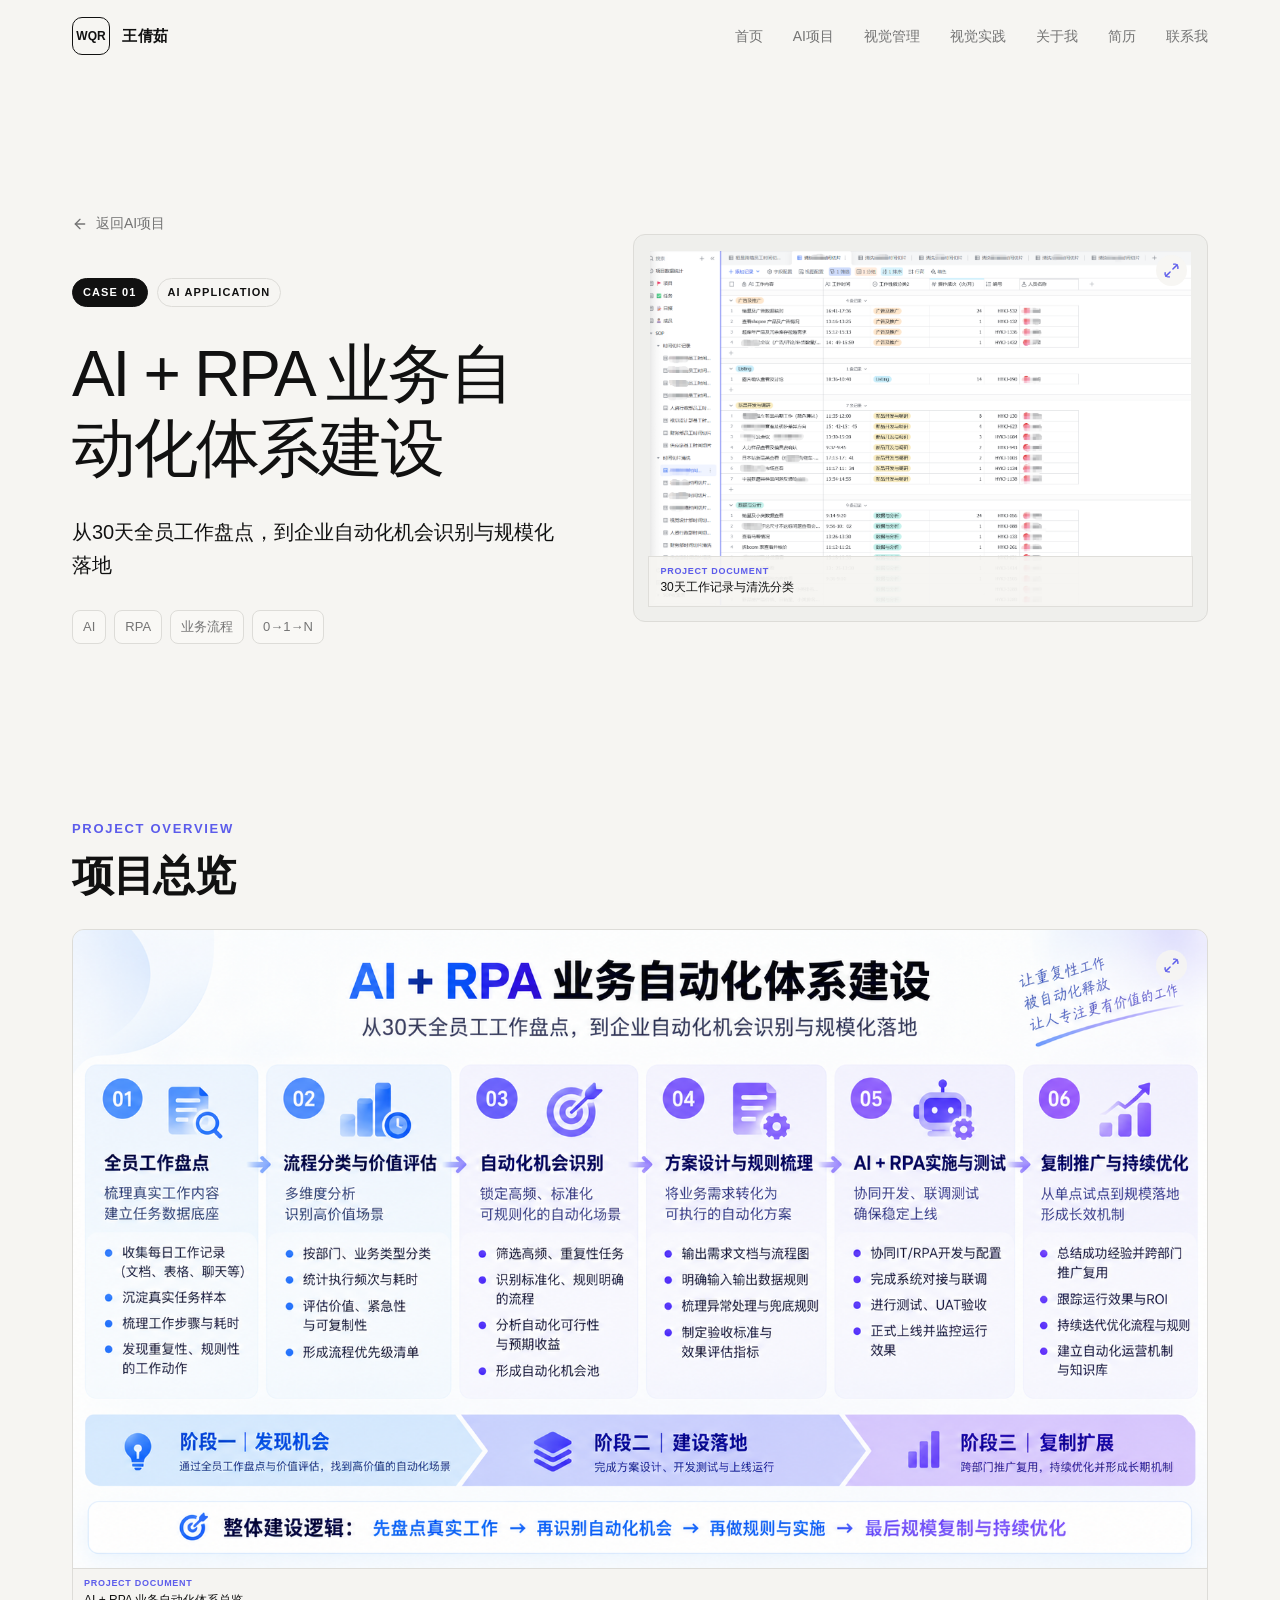
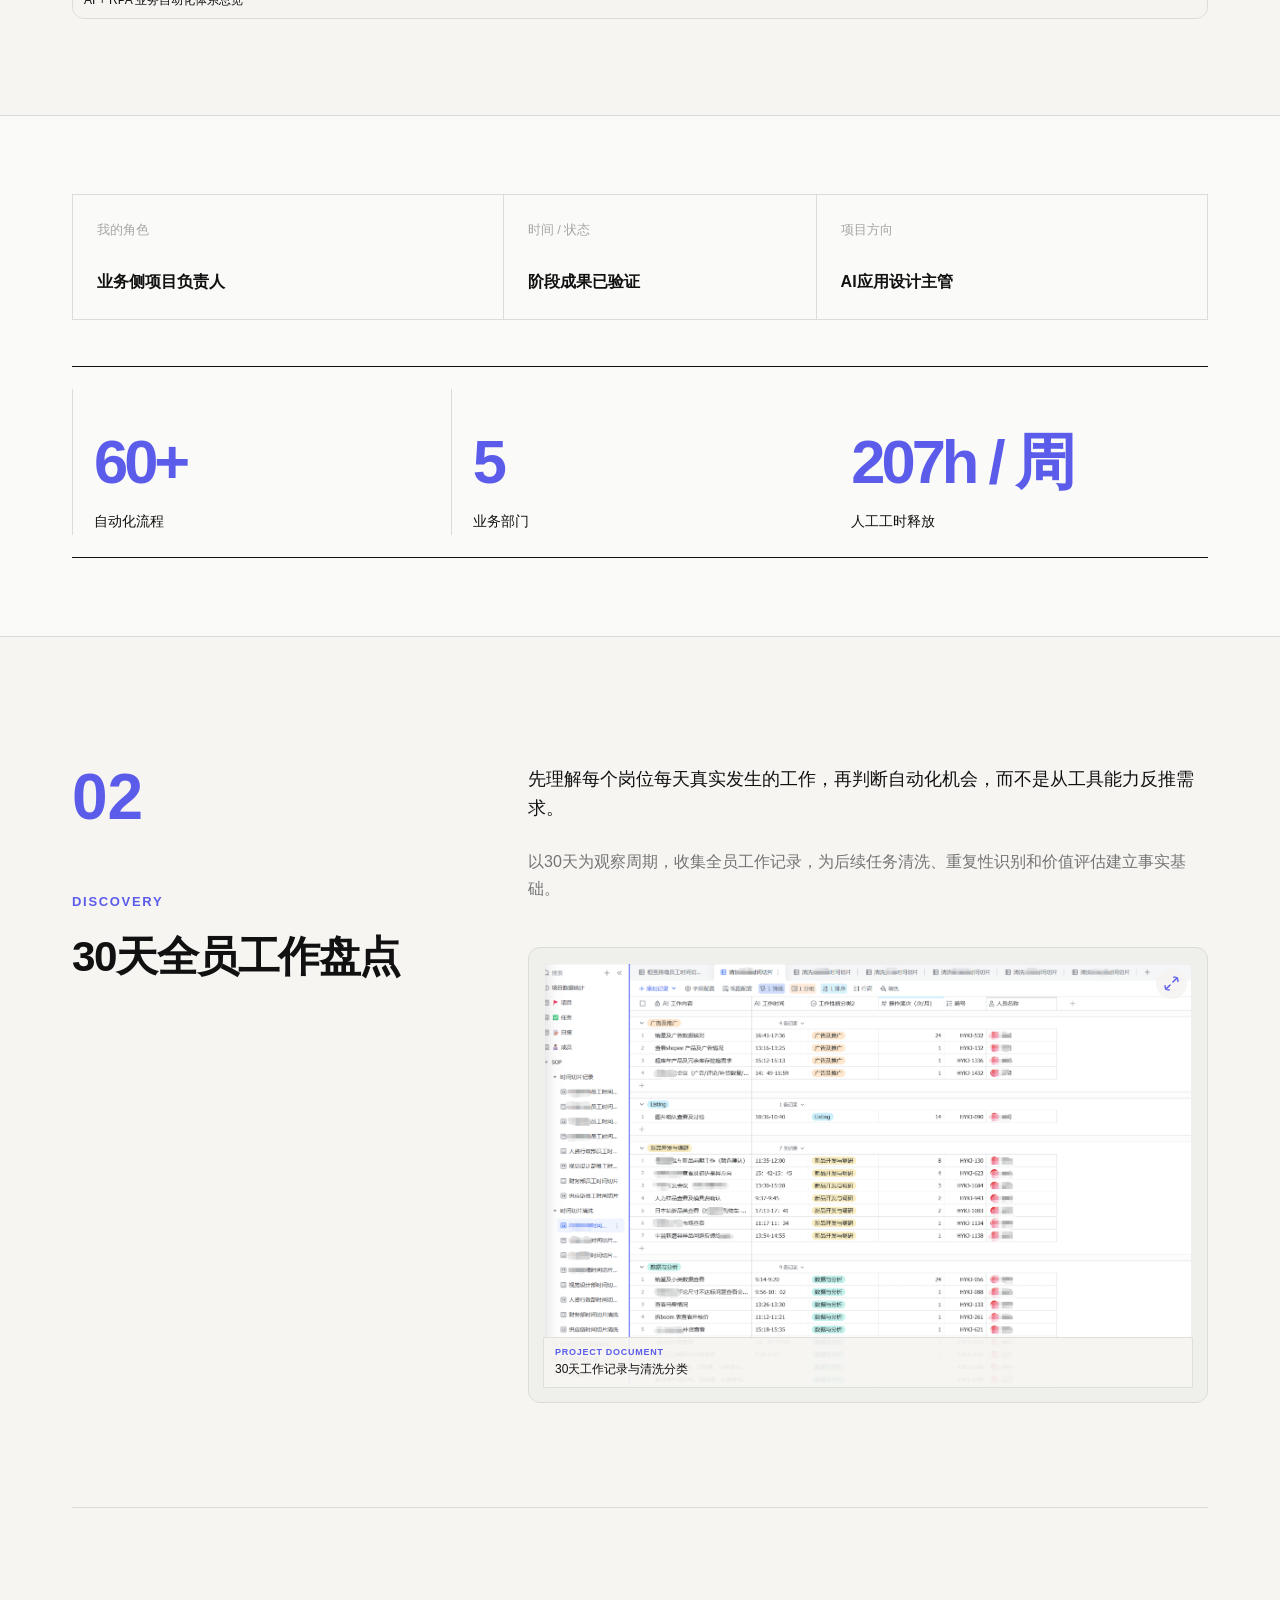
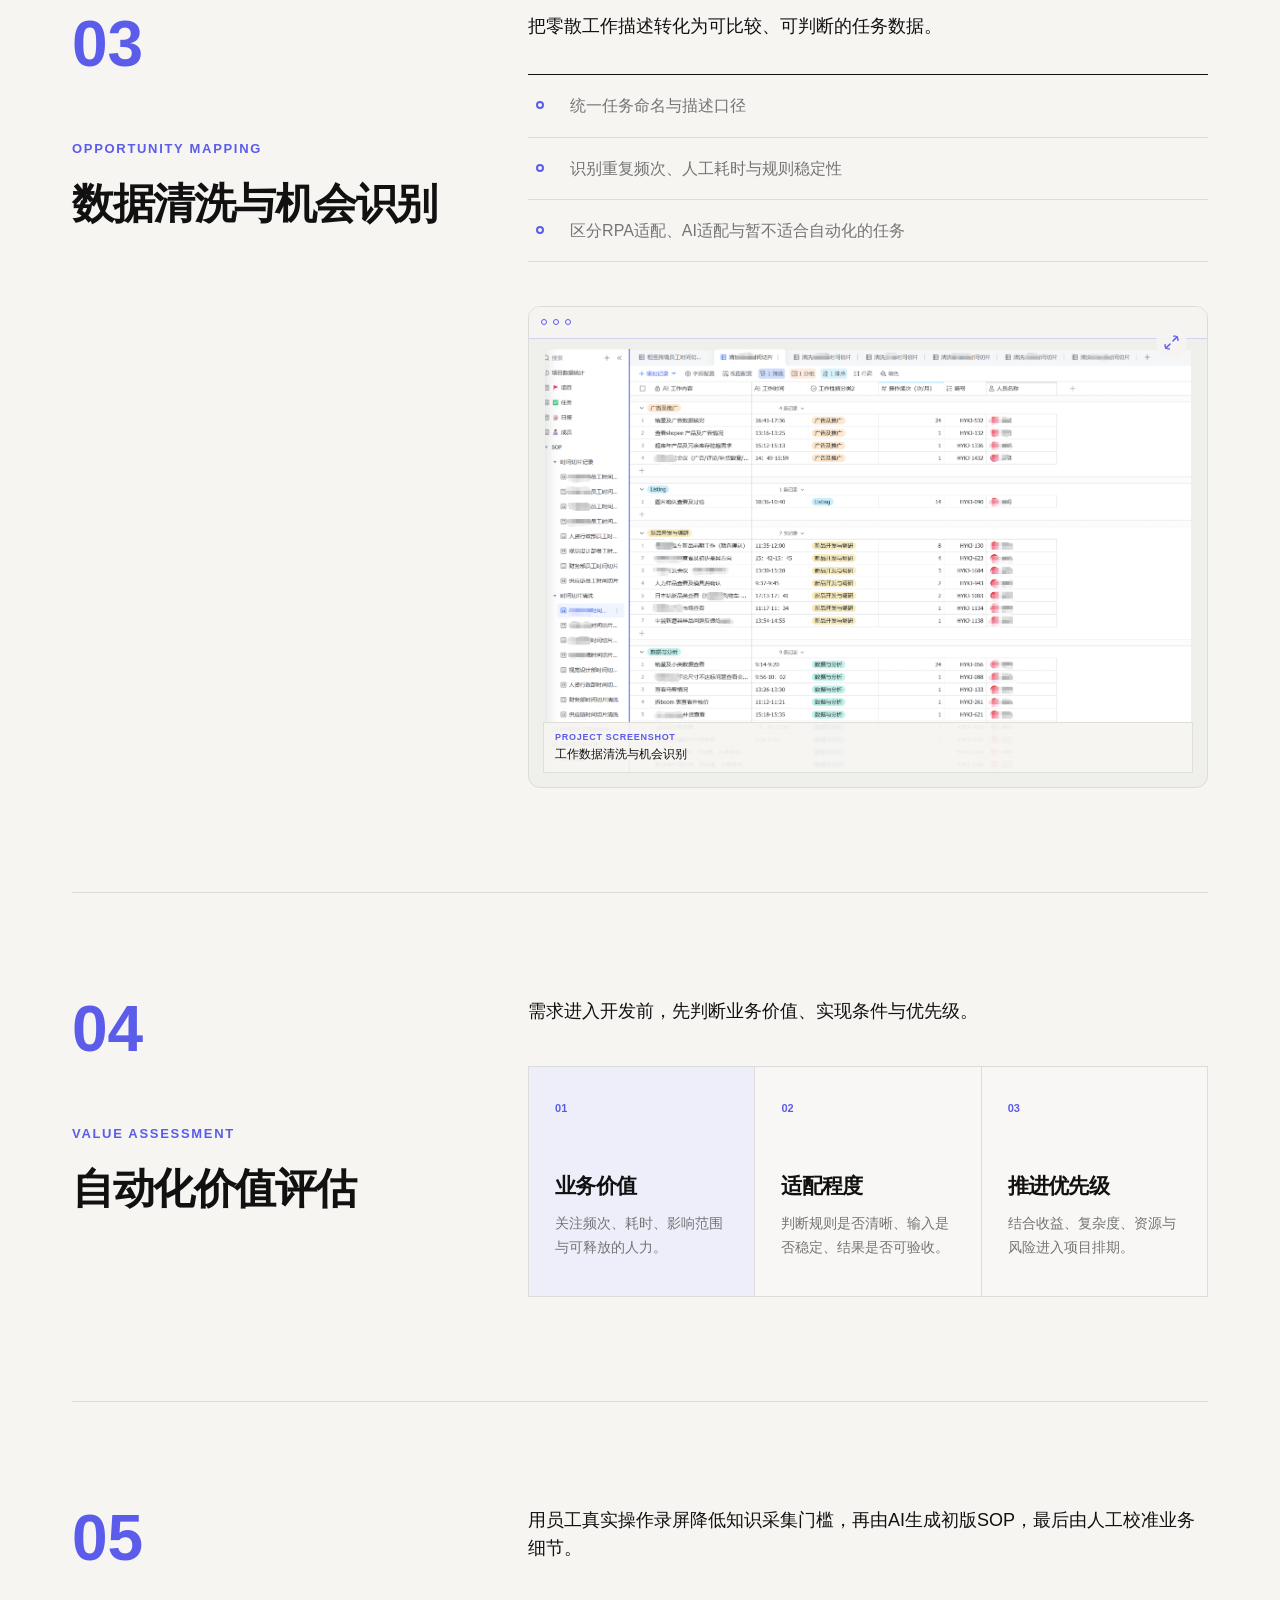
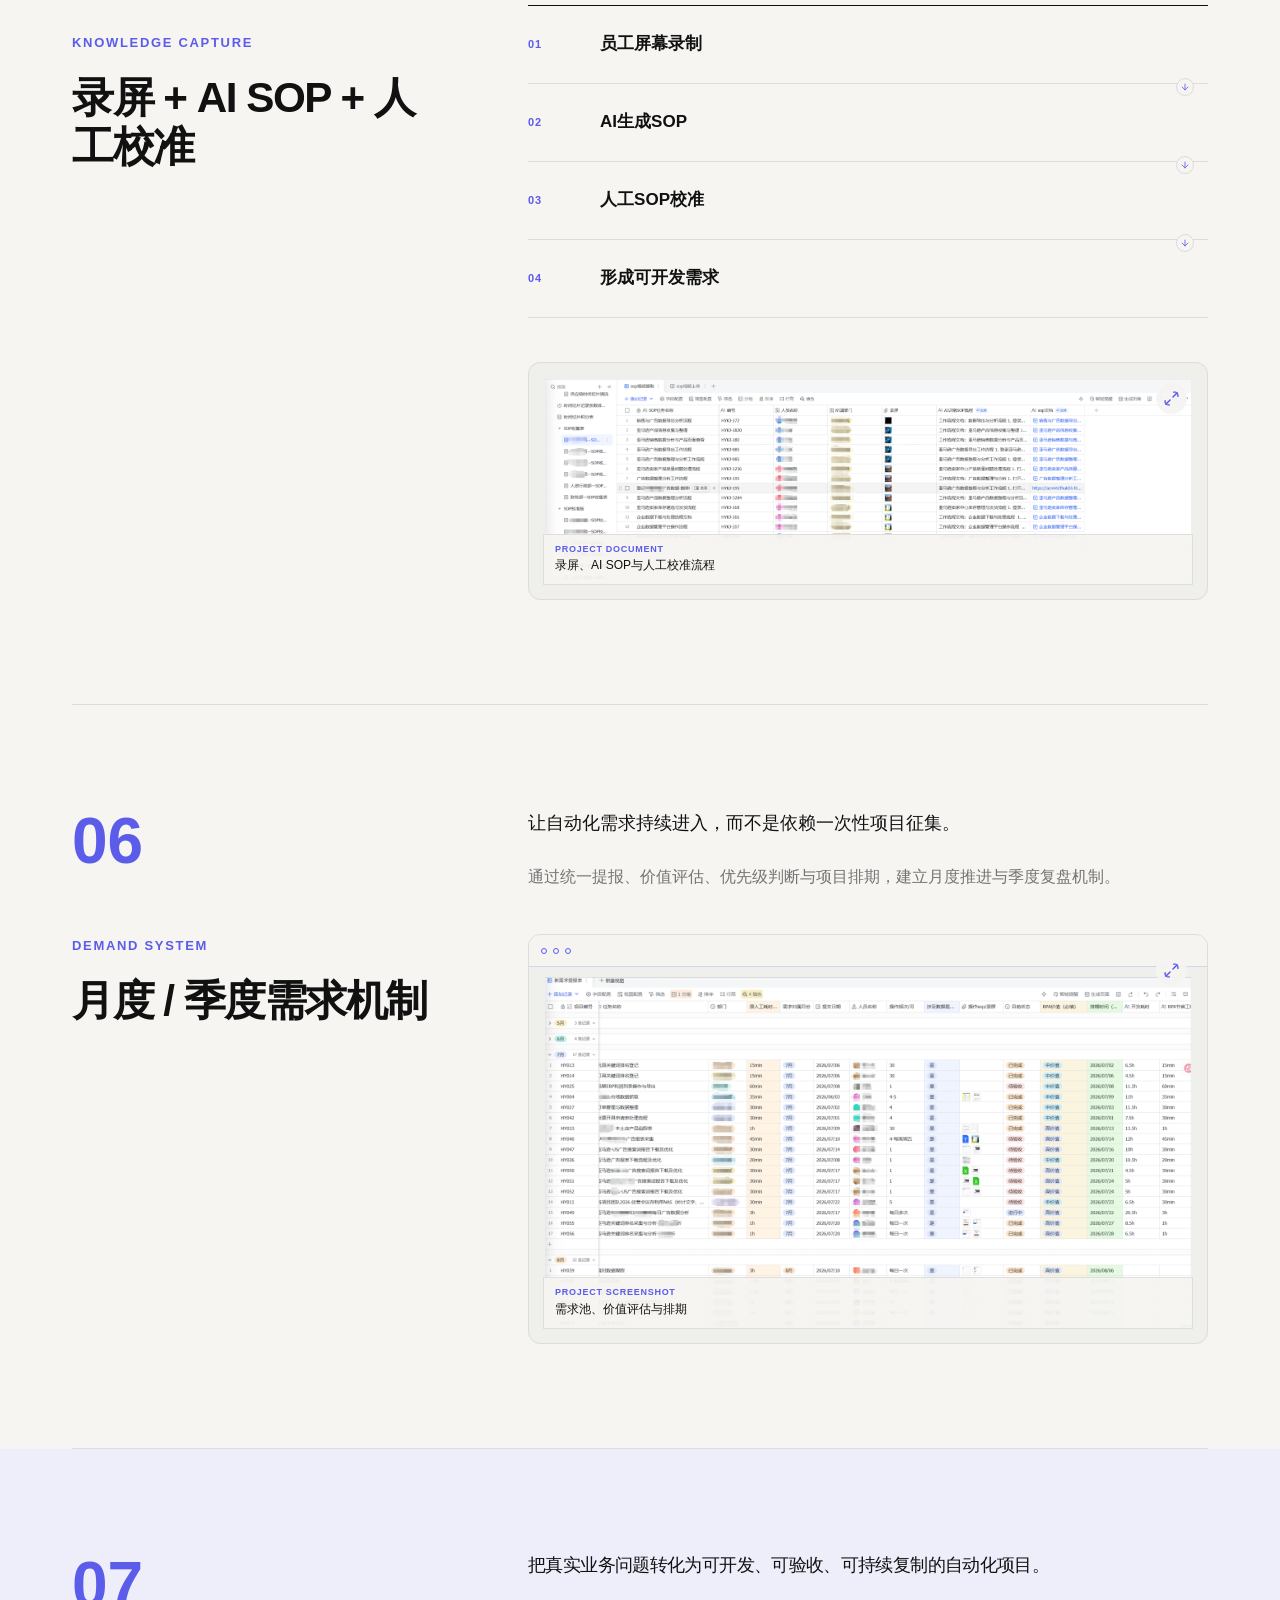
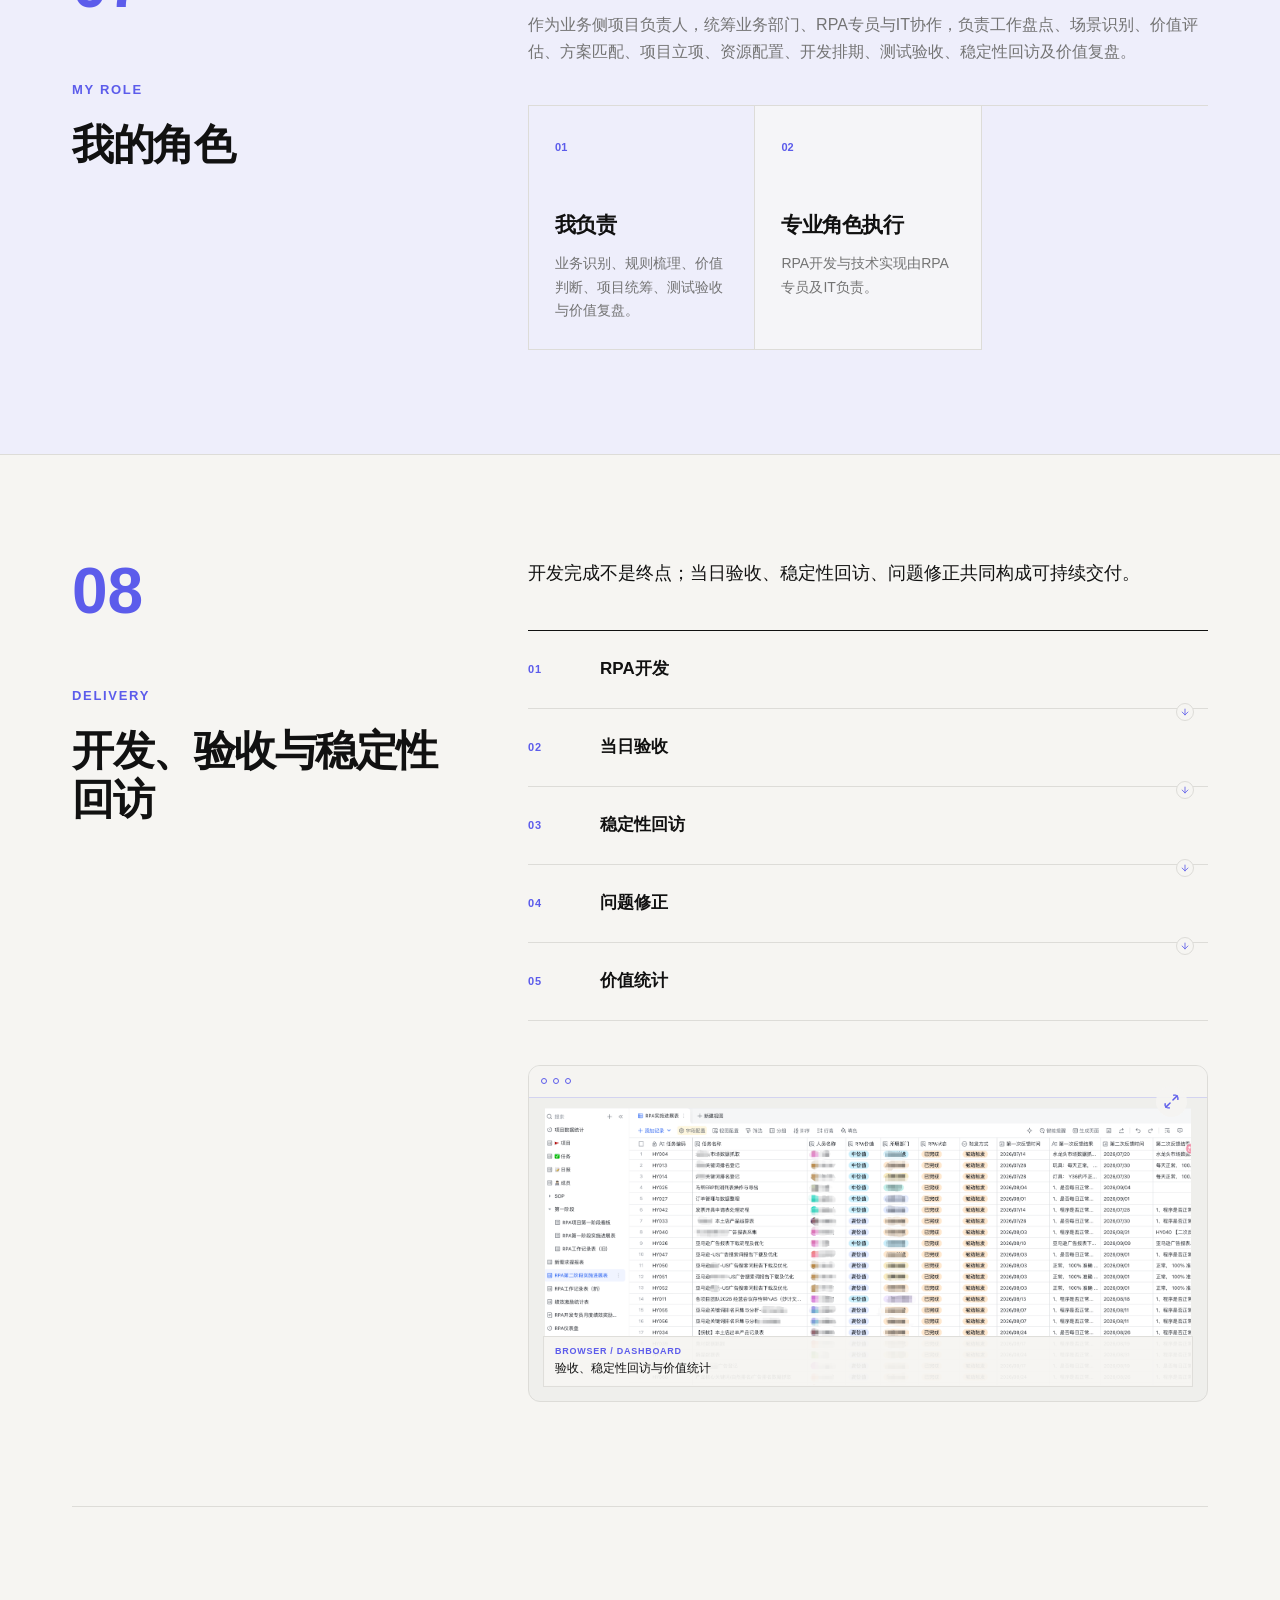
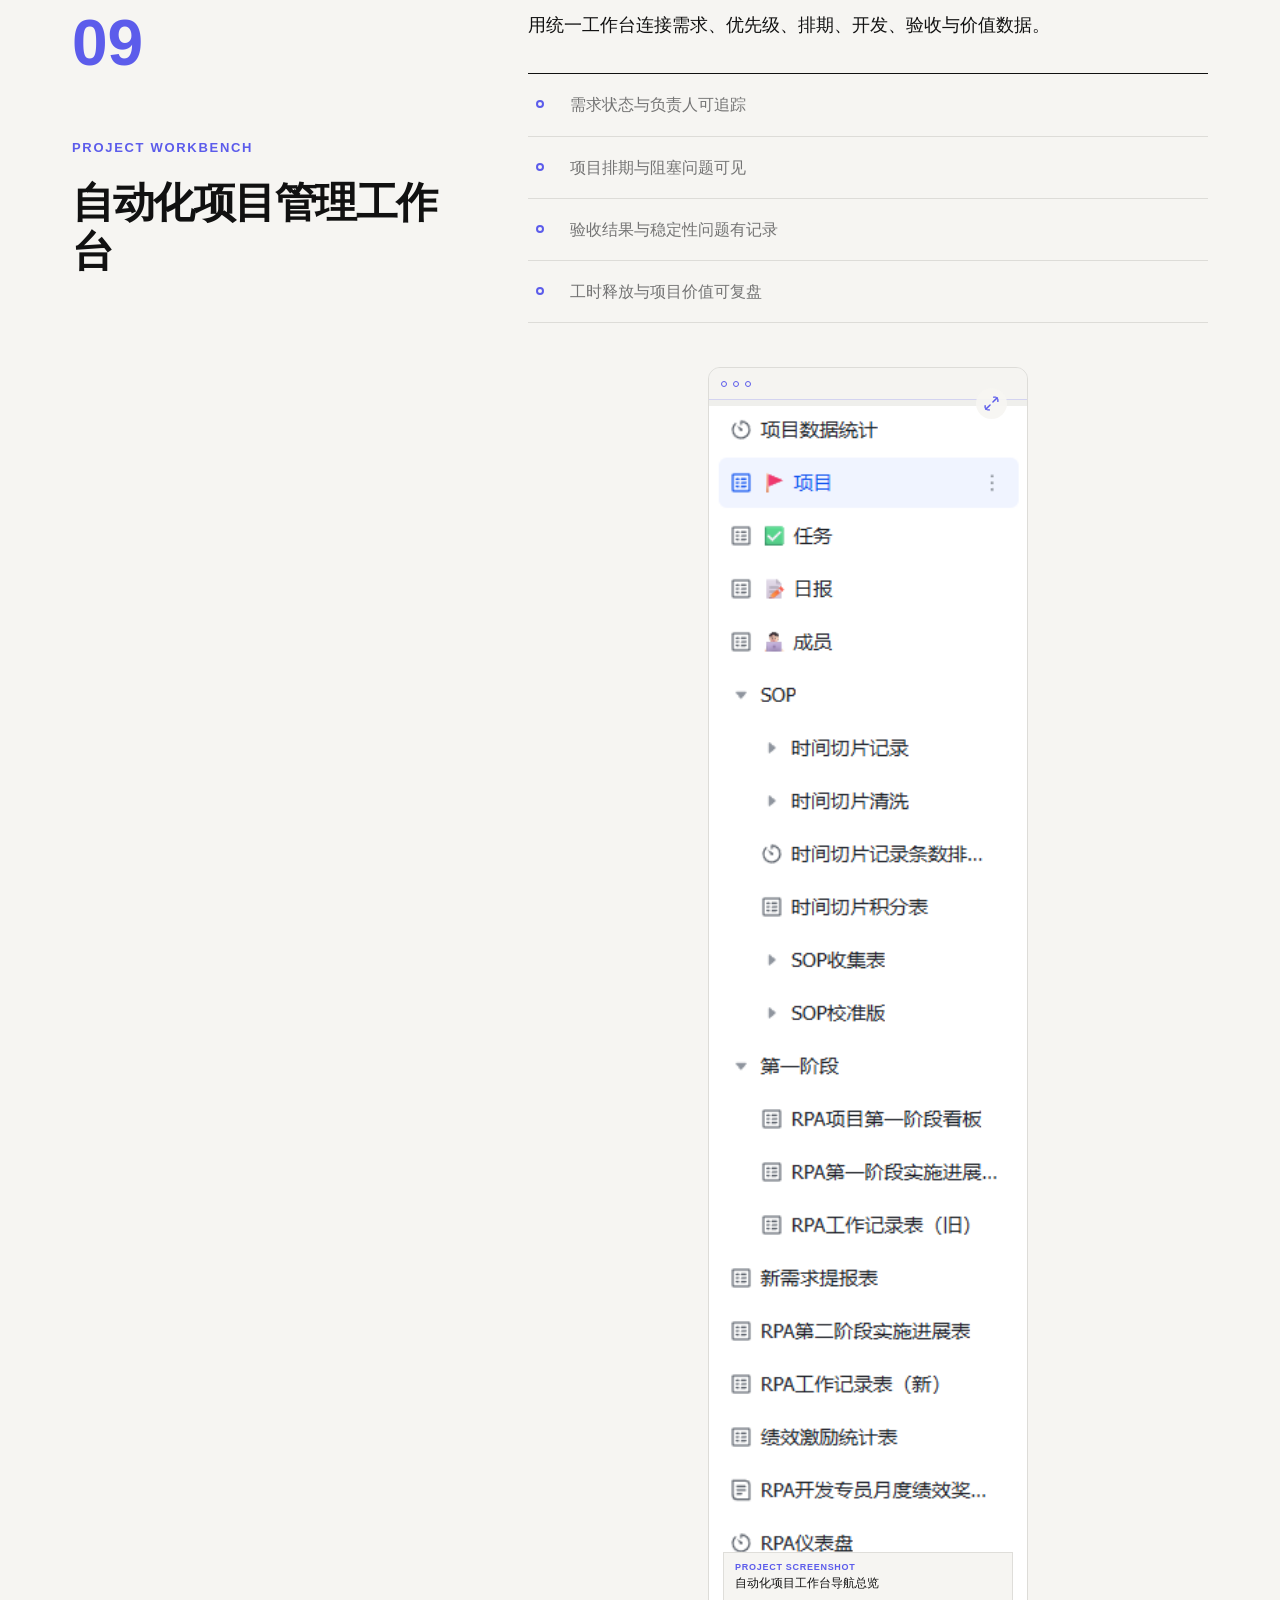
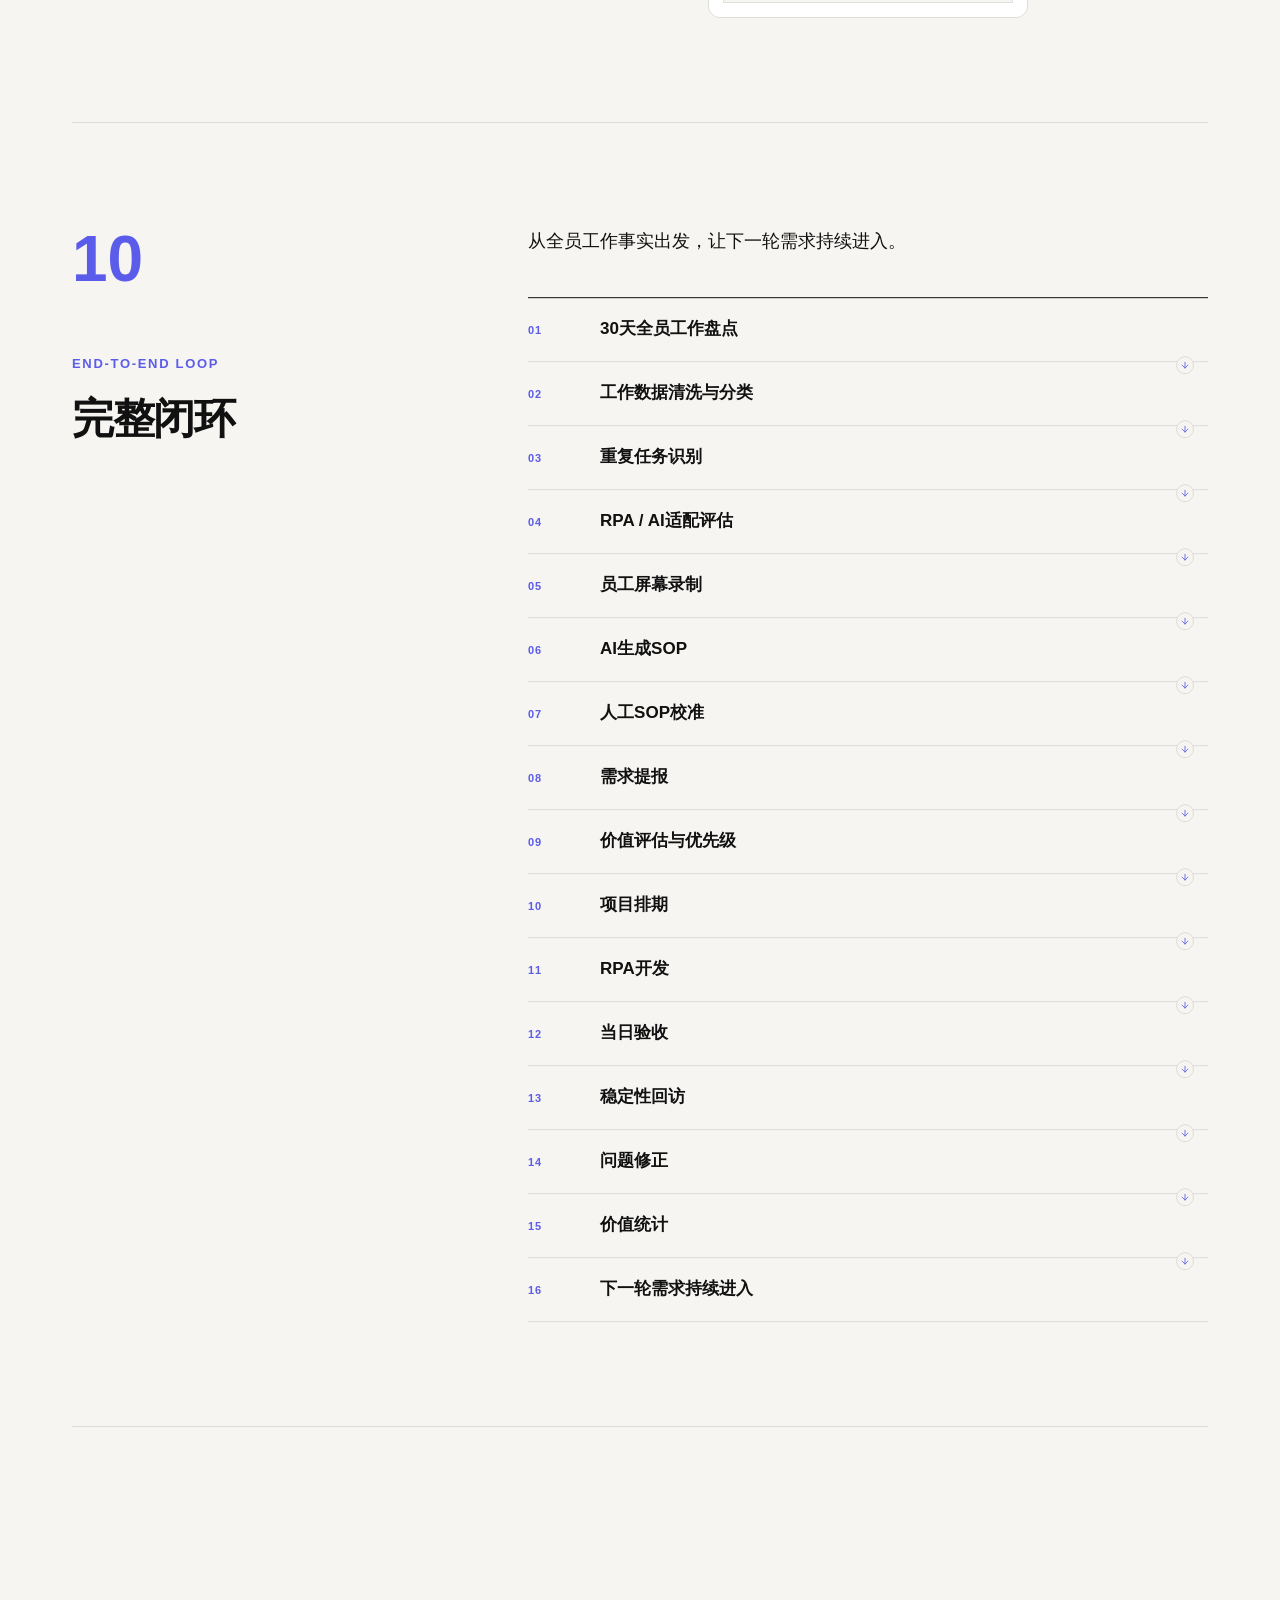
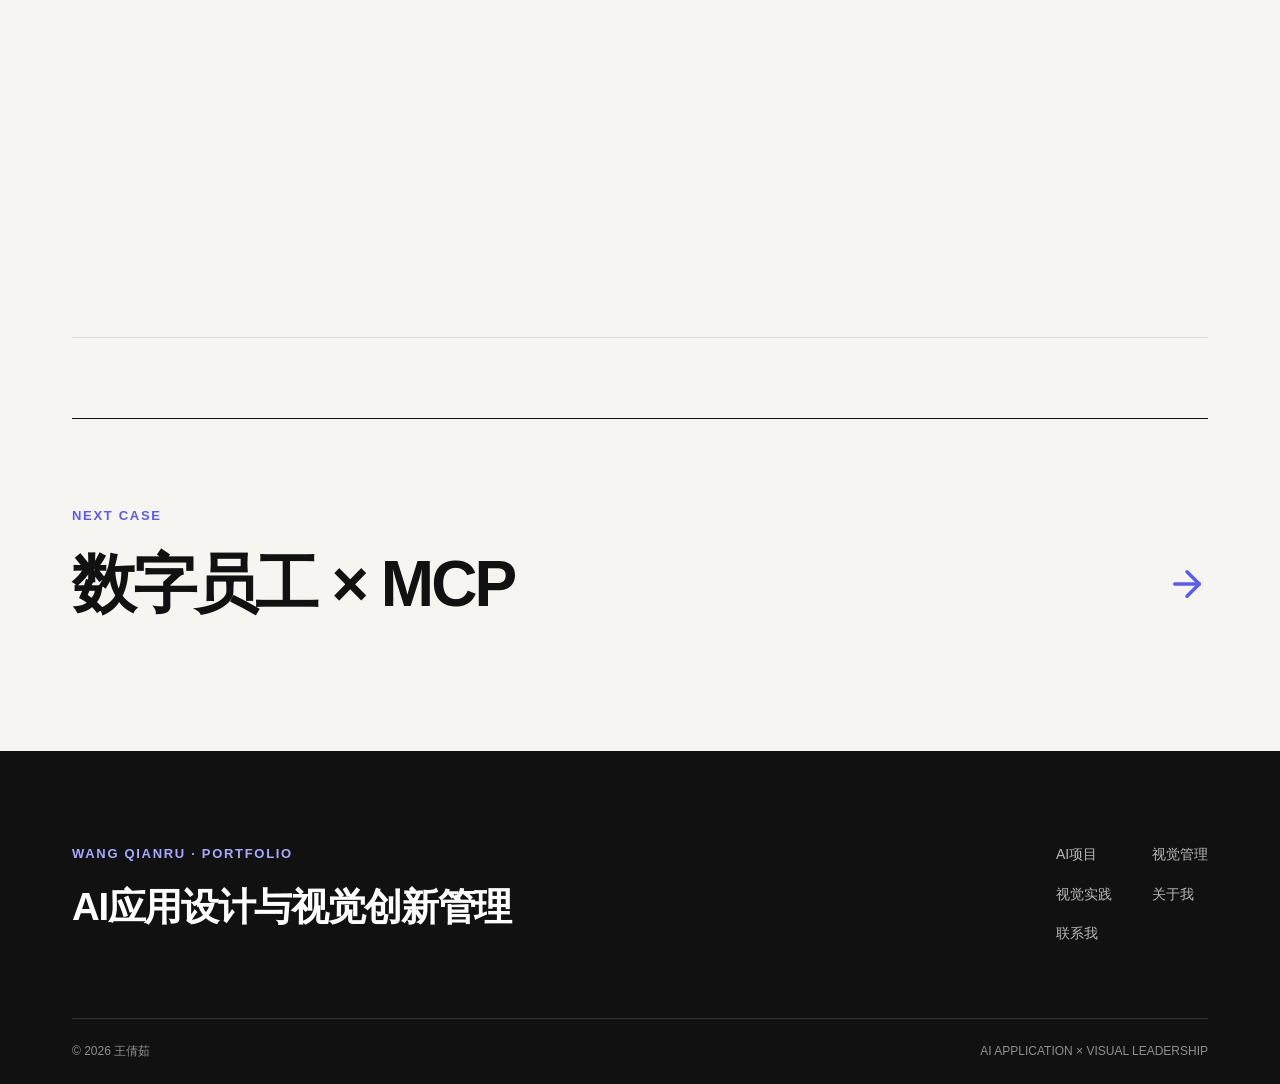
<file: projects/ai-rpa-automation/index.html>
<!DOCTYPE html><html lang="zh-CN"><head><meta charSet="utf-8"/><meta name="viewport" content="width=device-width, initial-scale=1"/><link rel="stylesheet" href="/_next/static/chunks/2fu8kl9dzmy-1.css" data-precedence="next"/><link rel="preload" as="script" fetchPriority="low" href="/_next/static/chunks/3__muui5h9rv7.js"/><script src="/_next/static/chunks/27-opqc9xg5w0.js" async=""></script><script src="/_next/static/chunks/219rqkmz9px26.js" async=""></script><script src="/_next/static/chunks/29pbeyprxkz70.js" async=""></script><script src="/_next/static/chunks/turbopack-2dl4k2-w7nwtn.js" async=""></script><script src="/_next/static/chunks/1s68bzxfwe3rn.js" async=""></script><script src="/_next/static/chunks/2-1_cdebd-u8p.js" async=""></script><script src="/_next/static/chunks/44ib_tj9liyi7.js" async=""></script><title>AI + RPA 业务自动化体系建设｜王倩茹作品集</title><meta name="description" content="从30天全员工作盘点，到企业自动化机会识别与规模化落地"/><link rel="shortcut icon" href="/favicon.svg"/><link rel="icon" href="/favicon.svg"/><script src="/_next/static/chunks/0cz1d0mv5g_q7.js" noModule=""></script></head><body class="antialiased"><div hidden=""><!--$--><!--/$--></div><header class="site-header "><div class="shell header-inner"><a class="wordmark" href="/" aria-label="王倩茹作品集首页"><span>WQR</span><strong>王倩茹</strong></a><nav class="desktop-nav" aria-label="主导航"><a class="" href="/">首页</a><a class="" href="/ai-projects">AI项目</a><a class="" href="/visual-management">视觉管理</a><a class="" href="/visual-practice">视觉实践</a><a class="" href="/about">关于我</a><a class="" href="/resume">简历</a><a class="" href="/resume#contact">联系我</a></nav><button class="menu-button" type="button" aria-label="打开菜单" aria-expanded="false"><svg xmlns="http://www.w3.org/2000/svg" width="24" height="24" viewBox="0 0 24 24" fill="none" stroke="currentColor" stroke-width="2" stroke-linecap="round" stroke-linejoin="round" class="lucide lucide-menu" aria-hidden="true"><path d="M4 5h16"></path><path d="M4 12h16"></path><path d="M4 19h16"></path></svg></button></div></header><main class="case-study case-study--flow"><section class="case-hero case-hero--formal shell section-pad"><div class="case-hero__copy" style="opacity:0;transform:translateY(20px)"><a class="back-link" href="/ai-projects"><svg xmlns="http://www.w3.org/2000/svg" width="24" height="24" viewBox="0 0 24 24" fill="none" stroke="currentColor" stroke-width="2" stroke-linecap="round" stroke-linejoin="round" class="lucide lucide-arrow-left" aria-hidden="true"><path d="m12 19-7-7 7-7"></path><path d="M19 12H5"></path></svg> 返回<!-- -->AI项目</a><div class="case-kicker"><span>CASE 01</span><span>AI APPLICATION</span></div><h1>AI + RPA 业务自动化体系建设</h1><p class="case-subtitle">从30天全员工作盘点，到企业自动化机会识别与规模化落地</p><div class="tag-row"><span class="tag">AI</span><span class="tag">RPA</span><span class="tag">业务流程</span><span class="tag">0→1→N</span></div></div><div class="case-hero__media" style="opacity:0;transform:translateY(20px)"><button class="case-asset-trigger" type="button" aria-label="放大查看：30天工作记录与清洗分类" aria-haspopup="dialog" aria-expanded="false" data-state="closed" data-slot="dialog-trigger"><figure class="case-asset case-asset--real case-asset--16x9 case-asset--document  " data-asset-path="/images/portfolio/case01/case01-01-timesheet-cleaning.png" data-object-fit="contain"><img src="/images/portfolio/case01/case01-01-timesheet-cleaning.png" alt="30天工作记录与清洗分类" loading="lazy"/><svg xmlns="http://www.w3.org/2000/svg" width="24" height="24" viewBox="0 0 24 24" fill="none" stroke="currentColor" stroke-width="2" stroke-linecap="round" stroke-linejoin="round" class="lucide lucide-maximize-2 case-asset__expand" aria-hidden="true"><path d="M15 3h6v6"></path><path d="m21 3-7 7"></path><path d="m3 21 7-7"></path><path d="M9 21H3v-6"></path></svg><figcaption><span>PROJECT DOCUMENT</span>30天工作记录与清洗分类</figcaption></figure></button></div></section><section class="case-feature shell" aria-label="项目总览"><div class="case-feature__heading" style="opacity:0;transform:translateY(20px)"><p class="eyebrow">PROJECT OVERVIEW</p><h2>项目总览</h2></div><div class="" style="opacity:0;transform:translateY(20px)"><button class="case-asset-trigger" type="button" aria-label="放大查看：AI + RPA 业务自动化体系总览" aria-haspopup="dialog" aria-expanded="false" data-state="closed" data-slot="dialog-trigger"><figure class="case-asset case-asset--real case-asset--16x9 case-asset--document  " data-asset-path="/images/portfolio/case01/case01-overview-ai-rpa-automation.png" data-object-fit="contain"><img src="/images/portfolio/case01/case01-overview-ai-rpa-automation.png" alt="AI + RPA 业务自动化体系总览" loading="lazy"/><svg xmlns="http://www.w3.org/2000/svg" width="24" height="24" viewBox="0 0 24 24" fill="none" stroke="currentColor" stroke-width="2" stroke-linecap="round" stroke-linejoin="round" class="lucide lucide-maximize-2 case-asset__expand" aria-hidden="true"><path d="M15 3h6v6"></path><path d="m21 3-7 7"></path><path d="m3 21 7-7"></path><path d="M9 21H3v-6"></path></svg><figcaption><span>PROJECT DOCUMENT</span>AI + RPA 业务自动化体系总览</figcaption></figure></button></div></section><section class="surface-section case-overview case-overview--formal"><div class="shell"><div class="case-meta-grid case-meta-grid--formal"><div><span>我的角色</span><strong>业务侧项目负责人</strong></div><div><span>时间 / 状态</span><strong>阶段成果已验证</strong></div><div><span>项目方向</span><strong>AI应用设计主管</strong></div></div><div class="case-metrics case-metrics--3"><div><strong>60+</strong><span>自动化流程</span></div><div><strong>5</strong><span>业务部门</span></div><div><strong>207h / 周</strong><span>人工工时释放</span></div></div></div></section><div class="case-sections case-sections--formal shell"><section class="case-section case-section--formal case-section--flow " id="work-review"><div class="case-section__heading" style="opacity:0;transform:translateY(20px)"><span>02</span><p class="eyebrow">DISCOVERY</p><h2>30天全员工作盘点</h2></div><div class="case-section__body" style="opacity:0;transform:translateY(20px)"><p class="case-lead">先理解每个岗位每天真实发生的工作，再判断自动化机会，而不是从工具能力反推需求。</p><p>以30天为观察周期，收集全员工作记录，为后续任务清洗、重复性识别和价值评估建立事实基础。</p><div class="case-assets  case-assets--single    "><button class="case-asset-trigger" type="button" aria-label="放大查看：30天工作记录与清洗分类" aria-haspopup="dialog" aria-expanded="false" data-state="closed" data-slot="dialog-trigger"><figure class="case-asset case-asset--real case-asset--16x9 case-asset--document  " data-asset-path="/images/portfolio/case01/case01-01-timesheet-cleaning.png" data-object-fit="contain"><img src="/images/portfolio/case01/case01-01-timesheet-cleaning.png" alt="30天工作记录与清洗分类" loading="lazy"/><svg xmlns="http://www.w3.org/2000/svg" width="24" height="24" viewBox="0 0 24 24" fill="none" stroke="currentColor" stroke-width="2" stroke-linecap="round" stroke-linejoin="round" class="lucide lucide-maximize-2 case-asset__expand" aria-hidden="true"><path d="M15 3h6v6"></path><path d="m21 3-7 7"></path><path d="m3 21 7-7"></path><path d="M9 21H3v-6"></path></svg><figcaption><span>PROJECT DOCUMENT</span>30天工作记录与清洗分类</figcaption></figure></button></div></div></section><section class="case-section case-section--formal case-section--data " id="opportunity"><div class="case-section__heading" style="opacity:0;transform:translateY(20px)"><span>03</span><p class="eyebrow">OPPORTUNITY MAPPING</p><h2>数据清洗与机会识别</h2></div><div class="case-section__body" style="opacity:0;transform:translateY(20px)"><p class="case-lead">把零散工作描述转化为可比较、可判断的任务数据。</p><ul class="case-detail-list"><li>统一任务命名与描述口径</li><li>识别重复频次、人工耗时与规则稳定性</li><li>区分RPA适配、AI适配与暂不适合自动化的任务</li></ul><div class="case-assets  case-assets--single    "><button class="case-asset-trigger" type="button" aria-label="放大查看：工作数据清洗与机会识别" aria-haspopup="dialog" aria-expanded="false" data-state="closed" data-slot="dialog-trigger"><figure class="case-asset case-asset--real case-asset--16x9 case-asset--screenshot  " data-asset-path="/images/portfolio/case01/case01-01-timesheet-cleaning.png" data-object-fit="contain"><div class="case-asset__browser" aria-hidden="true"><span></span><span></span><span></span></div><img src="/images/portfolio/case01/case01-01-timesheet-cleaning.png" alt="工作数据清洗与机会识别" loading="lazy"/><svg xmlns="http://www.w3.org/2000/svg" width="24" height="24" viewBox="0 0 24 24" fill="none" stroke="currentColor" stroke-width="2" stroke-linecap="round" stroke-linejoin="round" class="lucide lucide-maximize-2 case-asset__expand" aria-hidden="true"><path d="M15 3h6v6"></path><path d="m21 3-7 7"></path><path d="m3 21 7-7"></path><path d="M9 21H3v-6"></path></svg><figcaption><span>PROJECT SCREENSHOT</span>工作数据清洗与机会识别</figcaption></figure></button></div></div></section><section class="case-section case-section--formal case-section--management " id="value-assessment"><div class="case-section__heading" style="opacity:0;transform:translateY(20px)"><span>04</span><p class="eyebrow">VALUE ASSESSMENT</p><h2>自动化价值评估</h2></div><div class="case-section__body" style="opacity:0;transform:translateY(20px)"><p class="case-lead">需求进入开发前，先判断业务价值、实现条件与优先级。</p><div class="case-columns "><article class="is-accent"><span>01</span><h3>业务价值</h3><p>关注频次、耗时、影响范围与可释放的人力。</p></article><article class=""><span>02</span><h3>适配程度</h3><p>判断规则是否清晰、输入是否稳定、结果是否可验收。</p></article><article class=""><span>03</span><h3>推进优先级</h3><p>结合收益、复杂度、资源与风险进入项目排期。</p></article></div></div></section><section class="case-section case-section--formal case-section--flow " id="sop"><div class="case-section__heading" style="opacity:0;transform:translateY(20px)"><span>05</span><p class="eyebrow">KNOWLEDGE CAPTURE</p><h2>录屏 + AI SOP + 人工校准</h2></div><div class="case-section__body" style="opacity:0;transform:translateY(20px)"><p class="case-lead">用员工真实操作录屏降低知识采集门槛，再由AI生成初版SOP，最后由人工校准业务细节。</p><ol class="case-flow "><li><span>01</span><strong>员工屏幕录制</strong><svg xmlns="http://www.w3.org/2000/svg" width="24" height="24" viewBox="0 0 24 24" fill="none" stroke="currentColor" stroke-width="2" stroke-linecap="round" stroke-linejoin="round" class="lucide lucide-arrow-down" aria-hidden="true"><path d="M12 5v14"></path><path d="m19 12-7 7-7-7"></path></svg></li><li><span>02</span><strong>AI生成SOP</strong><svg xmlns="http://www.w3.org/2000/svg" width="24" height="24" viewBox="0 0 24 24" fill="none" stroke="currentColor" stroke-width="2" stroke-linecap="round" stroke-linejoin="round" class="lucide lucide-arrow-down" aria-hidden="true"><path d="M12 5v14"></path><path d="m19 12-7 7-7-7"></path></svg></li><li><span>03</span><strong>人工SOP校准</strong><svg xmlns="http://www.w3.org/2000/svg" width="24" height="24" viewBox="0 0 24 24" fill="none" stroke="currentColor" stroke-width="2" stroke-linecap="round" stroke-linejoin="round" class="lucide lucide-arrow-down" aria-hidden="true"><path d="M12 5v14"></path><path d="m19 12-7 7-7-7"></path></svg></li><li><span>04</span><strong>形成可开发需求</strong></li></ol><div class="case-assets  case-assets--single    "><button class="case-asset-trigger" type="button" aria-label="放大查看：录屏、AI SOP与人工校准流程" aria-haspopup="dialog" aria-expanded="false" data-state="closed" data-slot="dialog-trigger"><figure class="case-asset case-asset--real case-asset--16x9 case-asset--document  " data-asset-path="/images/portfolio/case01/case01-02-ai-sop-workflow.png" data-object-fit="contain"><img src="/images/portfolio/case01/case01-02-ai-sop-workflow.png" alt="录屏、AI SOP与人工校准流程" loading="lazy"/><svg xmlns="http://www.w3.org/2000/svg" width="24" height="24" viewBox="0 0 24 24" fill="none" stroke="currentColor" stroke-width="2" stroke-linecap="round" stroke-linejoin="round" class="lucide lucide-maximize-2 case-asset__expand" aria-hidden="true"><path d="M15 3h6v6"></path><path d="m21 3-7 7"></path><path d="m3 21 7-7"></path><path d="M9 21H3v-6"></path></svg><figcaption><span>PROJECT DOCUMENT</span>录屏、AI SOP与人工校准流程</figcaption></figure></button></div></div></section><section class="case-section case-section--formal case-section--management " id="demand-mechanism"><div class="case-section__heading" style="opacity:0;transform:translateY(20px)"><span>06</span><p class="eyebrow">DEMAND SYSTEM</p><h2>月度 / 季度需求机制</h2></div><div class="case-section__body" style="opacity:0;transform:translateY(20px)"><p class="case-lead">让自动化需求持续进入，而不是依赖一次性项目征集。</p><p>通过统一提报、价值评估、优先级判断与项目排期，建立月度推进与季度复盘机制。</p><div class="case-assets  case-assets--single    "><button class="case-asset-trigger" type="button" aria-label="放大查看：需求池、价值评估与排期" aria-haspopup="dialog" aria-expanded="false" data-state="closed" data-slot="dialog-trigger"><figure class="case-asset case-asset--real case-asset--16x9 case-asset--screenshot  " data-asset-path="/images/portfolio/case01/case01-03-demand-backlog.png" data-object-fit="contain"><div class="case-asset__browser" aria-hidden="true"><span></span><span></span><span></span></div><img src="/images/portfolio/case01/case01-03-demand-backlog.png" alt="需求池、价值评估与排期" loading="lazy"/><svg xmlns="http://www.w3.org/2000/svg" width="24" height="24" viewBox="0 0 24 24" fill="none" stroke="currentColor" stroke-width="2" stroke-linecap="round" stroke-linejoin="round" class="lucide lucide-maximize-2 case-asset__expand" aria-hidden="true"><path d="M15 3h6v6"></path><path d="m21 3-7 7"></path><path d="m3 21 7-7"></path><path d="M9 21H3v-6"></path></svg><figcaption><span>PROJECT SCREENSHOT</span>需求池、价值评估与排期</figcaption></figure></button></div></div></section><section class="case-section case-section--formal case-section--role " id="role"><div class="case-section__heading" style="opacity:0;transform:translateY(20px)"><span>07</span><p class="eyebrow">MY ROLE</p><h2>我的角色</h2></div><div class="case-section__body" style="opacity:0;transform:translateY(20px)"><p class="case-statement">把真实业务问题转化为可开发、可验收、可持续复制的自动化项目。</p><p>作为业务侧项目负责人，统筹业务部门、RPA专员与IT协作，负责工作盘点、场景识别、价值评估、方案匹配、项目立项、资源配置、开发排期、测试验收、稳定性回访及价值复盘。</p><div class="case-columns "><article class="is-accent"><span>01</span><h3>我负责</h3><p>业务识别、规则梳理、价值判断、项目统筹、测试验收与价值复盘。</p></article><article class=""><span>02</span><h3>专业角色执行</h3><p>RPA开发与技术实现由RPA专员及IT负责。</p></article></div></div></section><section class="case-section case-section--formal case-section--flow " id="delivery"><div class="case-section__heading" style="opacity:0;transform:translateY(20px)"><span>08</span><p class="eyebrow">DELIVERY</p><h2>开发、验收与稳定性回访</h2></div><div class="case-section__body" style="opacity:0;transform:translateY(20px)"><p class="case-lead">开发完成不是终点；当日验收、稳定性回访、问题修正共同构成可持续交付。</p><ol class="case-flow "><li><span>01</span><strong>RPA开发</strong><svg xmlns="http://www.w3.org/2000/svg" width="24" height="24" viewBox="0 0 24 24" fill="none" stroke="currentColor" stroke-width="2" stroke-linecap="round" stroke-linejoin="round" class="lucide lucide-arrow-down" aria-hidden="true"><path d="M12 5v14"></path><path d="m19 12-7 7-7-7"></path></svg></li><li><span>02</span><strong>当日验收</strong><svg xmlns="http://www.w3.org/2000/svg" width="24" height="24" viewBox="0 0 24 24" fill="none" stroke="currentColor" stroke-width="2" stroke-linecap="round" stroke-linejoin="round" class="lucide lucide-arrow-down" aria-hidden="true"><path d="M12 5v14"></path><path d="m19 12-7 7-7-7"></path></svg></li><li><span>03</span><strong>稳定性回访</strong><svg xmlns="http://www.w3.org/2000/svg" width="24" height="24" viewBox="0 0 24 24" fill="none" stroke="currentColor" stroke-width="2" stroke-linecap="round" stroke-linejoin="round" class="lucide lucide-arrow-down" aria-hidden="true"><path d="M12 5v14"></path><path d="m19 12-7 7-7-7"></path></svg></li><li><span>04</span><strong>问题修正</strong><svg xmlns="http://www.w3.org/2000/svg" width="24" height="24" viewBox="0 0 24 24" fill="none" stroke="currentColor" stroke-width="2" stroke-linecap="round" stroke-linejoin="round" class="lucide lucide-arrow-down" aria-hidden="true"><path d="M12 5v14"></path><path d="m19 12-7 7-7-7"></path></svg></li><li><span>05</span><strong>价值统计</strong></li></ol><div class="case-assets  case-assets--single    "><button class="case-asset-trigger" type="button" aria-label="放大查看：验收、稳定性回访与价值统计" aria-haspopup="dialog" aria-expanded="false" data-state="closed" data-slot="dialog-trigger"><figure class="case-asset case-asset--real case-asset--16x9 case-asset--dashboard  " data-asset-path="/images/portfolio/case01/case01-04-validation-followup.png" data-object-fit="contain"><div class="case-asset__browser" aria-hidden="true"><span></span><span></span><span></span></div><img src="/images/portfolio/case01/case01-04-validation-followup.png" alt="验收、稳定性回访与价值统计" loading="lazy"/><svg xmlns="http://www.w3.org/2000/svg" width="24" height="24" viewBox="0 0 24 24" fill="none" stroke="currentColor" stroke-width="2" stroke-linecap="round" stroke-linejoin="round" class="lucide lucide-maximize-2 case-asset__expand" aria-hidden="true"><path d="M15 3h6v6"></path><path d="m21 3-7 7"></path><path d="m3 21 7-7"></path><path d="M9 21H3v-6"></path></svg><figcaption><span>BROWSER / DASHBOARD</span>验收、稳定性回访与价值统计</figcaption></figure></button></div></div></section><section class="case-section case-section--formal case-section--management " id="workbench"><div class="case-section__heading" style="opacity:0;transform:translateY(20px)"><span>09</span><p class="eyebrow">PROJECT WORKBENCH</p><h2>自动化项目管理工作台</h2></div><div class="case-section__body" style="opacity:0;transform:translateY(20px)"><p class="case-lead">用统一工作台连接需求、优先级、排期、开发、验收与价值数据。</p><ul class="case-detail-list"><li>需求状态与负责人可追踪</li><li>项目排期与阻塞问题可见</li><li>验收结果与稳定性问题有记录</li><li>工时释放与项目价值可复盘</li></ul><div class="case-assets  case-assets--single    case-assets--workbench"><button class="case-asset-trigger" type="button" aria-label="放大查看：自动化项目工作台导航总览" aria-haspopup="dialog" aria-expanded="false" data-state="closed" data-slot="dialog-trigger"><figure class="case-asset case-asset--real case-asset--4x5 case-asset--screenshot  " data-asset-path="/images/portfolio/case01/case01-05-workbench-nav.png" data-object-fit="contain"><div class="case-asset__browser" aria-hidden="true"><span></span><span></span><span></span></div><img src="/images/portfolio/case01/case01-05-workbench-nav.png" alt="自动化项目工作台导航总览" loading="lazy"/><svg xmlns="http://www.w3.org/2000/svg" width="24" height="24" viewBox="0 0 24 24" fill="none" stroke="currentColor" stroke-width="2" stroke-linecap="round" stroke-linejoin="round" class="lucide lucide-maximize-2 case-asset__expand" aria-hidden="true"><path d="M15 3h6v6"></path><path d="m21 3-7 7"></path><path d="m3 21 7-7"></path><path d="M9 21H3v-6"></path></svg><figcaption><span>PROJECT SCREENSHOT</span>自动化项目工作台导航总览</figcaption></figure></button></div></div></section><section class="case-section case-section--formal case-section--flow " id="closed-loop"><div class="case-section__heading" style="opacity:0;transform:translateY(20px)"><span>10</span><p class="eyebrow">END-TO-END LOOP</p><h2>完整闭环</h2></div><div class="case-section__body" style="opacity:0;transform:translateY(20px)"><p class="case-lead">从全员工作事实出发，让下一轮需求持续进入。</p><ol class="case-flow case-flow--long"><li><span>01</span><strong>30天全员工作盘点</strong><svg xmlns="http://www.w3.org/2000/svg" width="24" height="24" viewBox="0 0 24 24" fill="none" stroke="currentColor" stroke-width="2" stroke-linecap="round" stroke-linejoin="round" class="lucide lucide-arrow-down" aria-hidden="true"><path d="M12 5v14"></path><path d="m19 12-7 7-7-7"></path></svg></li><li><span>02</span><strong>工作数据清洗与分类</strong><svg xmlns="http://www.w3.org/2000/svg" width="24" height="24" viewBox="0 0 24 24" fill="none" stroke="currentColor" stroke-width="2" stroke-linecap="round" stroke-linejoin="round" class="lucide lucide-arrow-down" aria-hidden="true"><path d="M12 5v14"></path><path d="m19 12-7 7-7-7"></path></svg></li><li><span>03</span><strong>重复任务识别</strong><svg xmlns="http://www.w3.org/2000/svg" width="24" height="24" viewBox="0 0 24 24" fill="none" stroke="currentColor" stroke-width="2" stroke-linecap="round" stroke-linejoin="round" class="lucide lucide-arrow-down" aria-hidden="true"><path d="M12 5v14"></path><path d="m19 12-7 7-7-7"></path></svg></li><li><span>04</span><strong>RPA / AI适配评估</strong><svg xmlns="http://www.w3.org/2000/svg" width="24" height="24" viewBox="0 0 24 24" fill="none" stroke="currentColor" stroke-width="2" stroke-linecap="round" stroke-linejoin="round" class="lucide lucide-arrow-down" aria-hidden="true"><path d="M12 5v14"></path><path d="m19 12-7 7-7-7"></path></svg></li><li><span>05</span><strong>员工屏幕录制</strong><svg xmlns="http://www.w3.org/2000/svg" width="24" height="24" viewBox="0 0 24 24" fill="none" stroke="currentColor" stroke-width="2" stroke-linecap="round" stroke-linejoin="round" class="lucide lucide-arrow-down" aria-hidden="true"><path d="M12 5v14"></path><path d="m19 12-7 7-7-7"></path></svg></li><li><span>06</span><strong>AI生成SOP</strong><svg xmlns="http://www.w3.org/2000/svg" width="24" height="24" viewBox="0 0 24 24" fill="none" stroke="currentColor" stroke-width="2" stroke-linecap="round" stroke-linejoin="round" class="lucide lucide-arrow-down" aria-hidden="true"><path d="M12 5v14"></path><path d="m19 12-7 7-7-7"></path></svg></li><li><span>07</span><strong>人工SOP校准</strong><svg xmlns="http://www.w3.org/2000/svg" width="24" height="24" viewBox="0 0 24 24" fill="none" stroke="currentColor" stroke-width="2" stroke-linecap="round" stroke-linejoin="round" class="lucide lucide-arrow-down" aria-hidden="true"><path d="M12 5v14"></path><path d="m19 12-7 7-7-7"></path></svg></li><li><span>08</span><strong>需求提报</strong><svg xmlns="http://www.w3.org/2000/svg" width="24" height="24" viewBox="0 0 24 24" fill="none" stroke="currentColor" stroke-width="2" stroke-linecap="round" stroke-linejoin="round" class="lucide lucide-arrow-down" aria-hidden="true"><path d="M12 5v14"></path><path d="m19 12-7 7-7-7"></path></svg></li><li><span>09</span><strong>价值评估与优先级</strong><svg xmlns="http://www.w3.org/2000/svg" width="24" height="24" viewBox="0 0 24 24" fill="none" stroke="currentColor" stroke-width="2" stroke-linecap="round" stroke-linejoin="round" class="lucide lucide-arrow-down" aria-hidden="true"><path d="M12 5v14"></path><path d="m19 12-7 7-7-7"></path></svg></li><li><span>10</span><strong>项目排期</strong><svg xmlns="http://www.w3.org/2000/svg" width="24" height="24" viewBox="0 0 24 24" fill="none" stroke="currentColor" stroke-width="2" stroke-linecap="round" stroke-linejoin="round" class="lucide lucide-arrow-down" aria-hidden="true"><path d="M12 5v14"></path><path d="m19 12-7 7-7-7"></path></svg></li><li><span>11</span><strong>RPA开发</strong><svg xmlns="http://www.w3.org/2000/svg" width="24" height="24" viewBox="0 0 24 24" fill="none" stroke="currentColor" stroke-width="2" stroke-linecap="round" stroke-linejoin="round" class="lucide lucide-arrow-down" aria-hidden="true"><path d="M12 5v14"></path><path d="m19 12-7 7-7-7"></path></svg></li><li><span>12</span><strong>当日验收</strong><svg xmlns="http://www.w3.org/2000/svg" width="24" height="24" viewBox="0 0 24 24" fill="none" stroke="currentColor" stroke-width="2" stroke-linecap="round" stroke-linejoin="round" class="lucide lucide-arrow-down" aria-hidden="true"><path d="M12 5v14"></path><path d="m19 12-7 7-7-7"></path></svg></li><li><span>13</span><strong>稳定性回访</strong><svg xmlns="http://www.w3.org/2000/svg" width="24" height="24" viewBox="0 0 24 24" fill="none" stroke="currentColor" stroke-width="2" stroke-linecap="round" stroke-linejoin="round" class="lucide lucide-arrow-down" aria-hidden="true"><path d="M12 5v14"></path><path d="m19 12-7 7-7-7"></path></svg></li><li><span>14</span><strong>问题修正</strong><svg xmlns="http://www.w3.org/2000/svg" width="24" height="24" viewBox="0 0 24 24" fill="none" stroke="currentColor" stroke-width="2" stroke-linecap="round" stroke-linejoin="round" class="lucide lucide-arrow-down" aria-hidden="true"><path d="M12 5v14"></path><path d="m19 12-7 7-7-7"></path></svg></li><li><span>15</span><strong>价值统计</strong><svg xmlns="http://www.w3.org/2000/svg" width="24" height="24" viewBox="0 0 24 24" fill="none" stroke="currentColor" stroke-width="2" stroke-linecap="round" stroke-linejoin="round" class="lucide lucide-arrow-down" aria-hidden="true"><path d="M12 5v14"></path><path d="m19 12-7 7-7-7"></path></svg></li><li><span>16</span><strong>下一轮需求持续进入</strong></li></ol></div></section><section class="case-section case-section--formal case-section--flow " id="zero-one-n"><div class="case-section__heading" style="opacity:0;transform:translateY(20px)"><span>11</span><p class="eyebrow">SCALE MODEL</p><h2>0→1→N</h2></div><div class="case-section__body" style="opacity:0;transform:translateY(20px)"><p class="case-statement">从一次盘点到持续进入的企业自动化机制。</p><ol class="case-flow "><li><span>01</span><strong>0｜识别真实问题与高价值场景</strong><svg xmlns="http://www.w3.org/2000/svg" width="24" height="24" viewBox="0 0 24 24" fill="none" stroke="currentColor" stroke-width="2" stroke-linecap="round" stroke-linejoin="round" class="lucide lucide-arrow-down" aria-hidden="true"><path d="M12 5v14"></path><path d="m19 12-7 7-7-7"></path></svg></li><li><span>02</span><strong>1｜完成首个闭环并验证结果</strong><svg xmlns="http://www.w3.org/2000/svg" width="24" height="24" viewBox="0 0 24 24" fill="none" stroke="currentColor" stroke-width="2" stroke-linecap="round" stroke-linejoin="round" class="lucide lucide-arrow-down" aria-hidden="true"><path d="M12 5v14"></path><path d="m19 12-7 7-7-7"></path></svg></li><li><span>03</span><strong>N｜沉淀规则、机制与标准，推动规模复制</strong></li></ol></div></section></div><section class="next-case shell" aria-label="下一个项目"><p class="eyebrow">NEXT CASE</p><a href="/projects/digital-employee-mcp"><span>数字员工 × MCP</span><svg xmlns="http://www.w3.org/2000/svg" width="24" height="24" viewBox="0 0 24 24" fill="none" stroke="currentColor" stroke-width="2" stroke-linecap="round" stroke-linejoin="round" class="lucide lucide-arrow-right" aria-hidden="true"><path d="M5 12h14"></path><path d="m12 5 7 7-7 7"></path></svg></a></section></main><!--$--><!--/$--><footer class="site-footer"><div class="shell footer-grid"><div><p class="eyebrow">WANG QIANRU · PORTFOLIO</p><h2>AI应用设计与视觉创新管理</h2></div><div class="footer-links"><a href="/ai-projects">AI项目</a><a href="/visual-management">视觉管理</a><a href="/visual-practice">视觉实践</a><a href="/about">关于我</a><a href="/resume#contact">联系我</a></div></div><div class="shell footer-meta"><span>© <!-- -->2026<!-- --> 王倩茹</span><span>AI APPLICATION × VISUAL LEADERSHIP</span></div></footer><script src="/_next/static/chunks/3__muui5h9rv7.js" id="_R_" async=""></script><script>(self.__next_f=self.__next_f||[]).push([0])</script><script>self.__next_f.push([1,"1:\"$Sreact.fragment\"\n2:I[48303,[\"/_next/static/chunks/1s68bzxfwe3rn.js\"],\"SiteHeader\"]\n3:I[61332,[\"/_next/static/chunks/1s68bzxfwe3rn.js\"],\"default\"]\n4:I[96422,[\"/_next/static/chunks/1s68bzxfwe3rn.js\"],\"default\"]\n6:I[79672,[\"/_next/static/chunks/1s68bzxfwe3rn.js\"],\"OutletBoundary\"]\n7:\"$Sreact.suspense\"\na:I[79672,[\"/_next/static/chunks/1s68bzxfwe3rn.js\"],\"ViewportBoundary\"]\nc:I[79672,[\"/_next/static/chunks/1s68bzxfwe3rn.js\"],\"MetadataBoundary\"]\ne:I[3395,[\"/_next/static/chunks/1s68bzxfwe3rn.js\"],\"default\",1]\n:HL[\"/_next/static/chunks/2fu8kl9dzmy-1.css\",\"style\"]\n9:X\n0:{\"P\":null,\"c\":[\"\",\"projects\",\"ai-rpa-automation\",\"\"],\"q\":\"\",\"i\":false,\"f\":[[[\"\",{\"children\":[\"projects\",{\"children\":[[\"slug\",\"ai-rpa-automation\",\"d\",[]],{\"children\":[\"__PAGE__\",{},\"$undefined\",\"$undefined\",4608]},\"$undefined\",\"$undefined\",4608]},\"$undefined\",\"$undefined\",4608]},\"$undefined\",\"$undefined\",4624],[[\"$\",\"$1\",\"c\",{\"children\":[[[\"$\",\"link\",\"0\",{\"rel\":\"stylesheet\",\"href\":\"/_next/static/chunks/2fu8kl9dzmy-1.css\",\"precedence\":\"next\",\"crossOrigin\":\"$undefined\",\"nonce\":\"$undefined\"}],[\"$\",\"script\",\"script-0\",{\"src\":\"/_next/static/chunks/1s68bzxfwe3rn.js\",\"async\":true,\"nonce\":\"$undefined\"}]],[\"$\",\"html\",null,{\"lang\":\"zh-CN\",\"children\":[\"$\",\"body\",null,{\"className\":\"antialiased\",\"children\":[[\"$\",\"$L2\",null,{}],[\"$\",\"$L3\",null,{\"parallelRouterKey\":\"children\",\"error\":\"$undefined\",\"errorStyles\":\"$undefined\",\"errorScripts\":\"$undefined\",\"template\":[\"$\",\"$L4\",null,{}],\"templateStyles\":\"$undefined\",\"templateScripts\":\"$undefined\",\"notFound\":[[[\"$\",\"title\",null,{\"children\":\"404: This page could not be found.\"}],[\"$\",\"div\",null,{\"style\":{\"fontFamily\":\"system-ui,\\\"Segoe UI\\\",Roboto,Helvetica,Arial,sans-serif,\\\"Apple Color Emoji\\\",\\\"Segoe UI Emoji\\\"\",\"height\":\"100vh\",\"textAlign\":\"center\",\"display\":\"flex\",\"flexDirection\":\"column\",\"alignItems\":\"center\",\"justifyContent\":\"center\"},\"children\":[\"$\",\"div\",null,{\"children\":[[\"$\",\"style\",null,{\"dangerouslySetInnerHTML\":{\"__html\":\"body{color:#000;background:#fff;margin:0}.next-error-h1{border-right:1px solid rgba(0,0,0,.3)}@media (prefers-color-scheme:dark){body{color:#fff;background:#000}.next-error-h1{border-right:1px solid rgba(255,255,255,.3)}}\"}}],[\"$\",\"h1\",null,{\"className\":\"next-error-h1\",\"style\":{\"display\":\"inline-block\",\"margin\":\"0 20px 0 0\",\"padding\":\"0 23px 0 0\",\"fontSize\":24,\"fontWeight\":500,\"verticalAlign\":\"top\",\"lineHeight\":\"49px\"},\"children\":404}],[\"$\",\"div\",null,{\"style\":{\"display\":\"inline-block\"},\"children\":[\"$\",\"h2\",null,{\"style\":{\"fontSize\":14,\"fontWeight\":400,\"lineHeight\":\"49px\",\"margin\":0},\"children\":\"This page could not be found.\"}]}]]}]}]],[]],\"forbidden\":\"$undefined\",\"unauthorized\":\"$undefined\"}],[\"$\",\"footer\",null,{\"className\":\"site-footer\",\"children\":[[\"$\",\"div\",null,{\"className\":\"shell footer-grid\",\"children\":[[\"$\",\"div\",null,{\"children\":[[\"$\",\"p\",null,{\"className\":\"eyebrow\",\"children\":\"WANG QIANRU · PORTFOLIO\"}],[\"$\",\"h2\",null,{\"children\":\"AI应用设计与视觉创新管理\"}]]}],[\"$\",\"div\",null,{\"className\":\"footer-links\",\"children\":[[\"$\",\"a\",null,{\"href\":\"/ai-projects\",\"children\":\"AI项目\"}],[\"$\",\"a\",null,{\"href\":\"/visual-management\",\"children\":\"视觉管理\"}],[\"$\",\"a\",null,{\"href\":\"/visual-practice\",\"children\":\"视觉实践\"}],[\"$\",\"a\",null,{\"href\":\"/about\",\"children\":\"关于我\"}],[\"$\",\"a\",null,{\"href\":\"/resume#contact\",\"children\":\"联系我\"}]]}]]}],[\"$\",\"div\",null,{\"className\":\"shell footer-meta\",\"children\":[[\"$\",\"span\",null,{\"children\":[\"© \",2026,\" 王倩茹\"]}],[\"$\",\"span\",null,{\"children\":\"AI APPLICATION × VISUAL LEADERSHIP\"}]]}]]}]]}]}]]}],{\"children\":[[\"$\",\"$1\",\"c\",{\"children\":[null,[\"$\",\"$L3\",null,{\"parallelRouterKey\":\"children\",\"error\":\"$undefined\",\"errorStyles\":\"$undefined\",\"errorScripts\":\"$undefined\",\"template\":[\"$\",\"$L4\",null,{}],\"templateStyles\":\"$undefined\",\"templateScripts\":\"$undefined\",\"notFound\":\"$undefined\",\"forbidden\":\"$undefined\",\"unauthorized\":\"$undefined\"}]]}],{\"children\":[[\"$\",\"$1\",\"c\",{\"children\":[null,[\"$\",\"$L3\",null,{\"parallelRouterKey\":\"children\",\"error\":\"$undefined\",\"errorStyles\":\"$undefined\",\"errorScripts\":\"$undefined\",\"template\":[\"$\",\"$L4\",null,{}],\"templateStyles\":\"$undefined\",\"templateScripts\":\"$undefined\",\"notFound\":\"$undefined\",\"forbidden\":\"$undefined\",\"unauthorized\":\"$undefined\"}]]}],{\"children\":[[\"$\",\"$1\",\"c\",{\"children\":[\"$L5\",[[\"$\",\"script\",\"script-0\",{\"src\":\"/_next/static/chunks/2-1_cdebd-u8p.js\",\"async\":true,\"nonce\":\"$undefined\"}],[\"$\",\"script\",\"script-1\",{\"src\":\"/_next/static/chunks/44ib_tj9liyi7.js\",\"async\":true,\"nonce\":\"$undefined\"}]],[\"$\",\"$L6\",null,{\"children\":[\"$\",\"$7\",null,{\"name\":\"Next.MetadataOutlet\",\"children\":\"$@8\"}]}]]}],{},null,false,null]},null,false,\"$9\"]},null,false,\"$9\"]},null,false,null],[\"$\",\"$1\",\"h\",{\"children\":[null,[\"$\",\"$La\",null,{\"children\":\"$Lb\"}],[\"$\",\"div\",null,{\"hidden\":true,\"children\":[\"$\",\"$Lc\",null,{\"children\":[\"$\",\"$7\",null,{\"name\":\"Next.Metadata\",\"children\":\"$Ld\"}]}]}],null]}],false]],\"m\":\"$undefined\",\"G\":[\"$e\",[[\"$\",\"link\",\"0\",{\"rel\":\"stylesheet\",\"href\":\"/_next/static/chunks/2fu8kl9dzmy-1.css\",\"precedence\":\"next\",\"crossOrigin\":\"$undefined\",\"nonce\":\"$undefined\"}]]],\"S\":true,\"h\":null,\"r\":\"$undefined\",\"s\":\"$undefined\",\"a\":\"$undefined\",\"l\":\"$undefined\",\"p\":\"$undefined\",\"d\":\"$undefined\",\"b\":\"PM53SQdBdrkE1sqryoRLJ\"}\nf:I[63632,[\"/_next/static/chunks/1s68bzxfwe3rn.js\",\"/_next/static/chunks/2-1_cdebd-u8p.js\",\"/_next/static/chunks/44ib_tj9liyi7.js\"],\"Reveal\"]\n10:I[33196,[\"/_next/static/chunks/1s68bzxfwe3rn.js\",\"/_next/static/chunks/2-1_cdebd-u8p.js\",\"/_next/static/chunks/44ib_tj9liyi7.js\"],\"default\"]\n11:I[89102,[\"/_next/static/chunks/1s68bzxfwe3rn.js\",\"/_next/static/chunks/2-1_cdebd-u8p.js\",\"/_next/static/chunks/44ib_tj9liyi7.js\"],\"Tag\"]\n12:I[2412,[\"/_next/static/chunks/1s68bzxfwe3rn.js\",\"/_next/static/chunks/2-1_cdebd-u8p.js\",\"/_next/static/chunks/44ib_tj9liyi7.js\"],\"CaseAssetPlaceholder\"]\n9:C\n5:[\"$\",\"main\",null,{\"className\":\"case-study case-study--flow\",\"children\":[[\"$\",\"section\",null,{\"className\":\"case-hero case-hero--formal shell section-pad\",\"children\":[[\"$\",\"$Lf\",null,{\"className\":\"case-hero__copy\",\"children\":[[\"$\",\"a\",null,{\"className\":\"back-link\",\"href\":\"/ai-projects\",\"children\":[[\"$\",\"$L10\",null,{\"ref\":\"$undefined\",\"icon\":{\"name\":\"arrow-left\",\"size\":24,\"node\":[[\"path\",{\"d\":\"m12 19-7-7 7-7\",\"key\":\"1l729n\"}],[\"path\",{\"d\":\"M19 12H5\",\"key\":\"x3x0zl\"}]]},\"className\":\"$undefined\",\"aria-hidden\":\"true\"}],\" 返回\",\"AI项目\"]}],[\"$\",\"div\",null,{\"className\":\"case-kicker\",\"children\":[[\"$\",\"span\",null,{\"children\":\"CASE 01\"}],[\"$\",\"span\",null,{\"children\":\"AI APPLICATION\"}],\"$undefined\"]}],[\"$\",\"h1\",null,{\"children\":\"AI + RPA 业务自动化体系建设\"}],[\"$\",\"p\",null,{\"className\":\"case-subtitle\",\"children\":\"从30天全员工作盘点，到企业自动化机会识别与规模化落地\"}],[\"$\",\"div\",null,{\"className\":\"tag-row\",\"children\":[[\"$\",\"$L11\",\"AI\",{\"children\":\"AI\"}],[\"$\",\"$L11\",\"RPA\",{\"children\":\"RPA\"}],[\"$\",\"$L11\",\"业务流程\",{\"children\":\"业务流程\"}],[\"$\",\"$L11\",\"0→1→N\",{\"children\":\"0→1→N\"}]]}]]}],[\"$\",\"$Lf\",null,{\"className\":\"case-hero__media\",\"delay\":0.08,\"children\":[\"$\",\"$L12\",null,{\"asset\":{\"filename\":\"case01-01-timesheet-cleaning.png\",\"src\":\"/images/portfolio/case01/case01-01-timesheet-cleaning.png\",\"type\":\"document\",\"ratio\":\"16:9\",\"fit\":\"contain\",\"lightbox\":true,\"collage\":false,\"available\":true,\"caption\":\"30天工作记录与清洗分类\",\"href\":\"$undefined\"}}]}]]}],[\"$\",\"section\",null,{\"className\":\"case-feature shell\",\"aria-label\":\"项目总览\",\"children\":[[\"$\",\"$Lf\",null,{\"className\":\"case-feature__heading\",\"children\":[[\"$\",\"p\",null,{\"className\":\"eyebrow\",\"children\":\"PROJECT OVERVIEW\"}],[\"$\",\"h2\",null,{\"children\":\"项目总览\"}]]}],[\"$\",\"$Lf\",null,{\"delay\":0.06,\"children\":[\"$\",\"$L12\",null,{\"asset\":{\"filename\":\"case01-overview-ai-rpa-automation.png\",\"src\":\"/images/portfolio/case01/case01-overview-ai-rpa-automation.png\",\"type\":\"document\",\"ratio\":\"16:9\",\"fit\":\"contain\",\"lightbox\":true,\"collage\":false,\"available\":true,\"caption\":\"AI + RPA 业务自动化体系总览\",\"href\":\"$undefined\"}}]}]]}],[\"$\",\"section\",null,{\"className\":\"surface-section case-overview case-overview--formal\",\"children\":[\"$\",\"div\",null,{\"className\":\"shell\",\"children\":[[\"$\",\"div\",null,{\"className\":\"case-meta-grid case-meta-grid--formal\",\"children\":[[\"$\",\"div\",null,{\"children\":[[\"$\",\"span\",null,{\"children\":\"我的角色\"}],[\"$\",\"strong\",null,{\"children\":\"业务侧项目负责人\"}]]}],[\"$\",\"div\",null,{\"children\":[[\"$\",\"span\",null,{\"children\":\"时间 / 状态\"}],[\"$\",\"strong\",null,{\"children\":\"阶段成果已验证\"}]]}],[\"$\",\"div\",null,{\"children\":[[\"$\",\"span\",null,{\"children\":\"项目方向\"}],[\"$\",\"strong\",null,{\"children\":\"AI应用设计主管\"}]]}]]}],[\"$\",\"div\",null,{\"className\":\"case-metrics case-metrics--3\",\"children\":[[\"$\",\"div\",\"60+自动化流程\",{\"children\":[[\"$\",\"strong\",null,{\"className\":\"$undefined\",\"children\":\"60+\"}],[\"$\",\"span\",null,{\"children\":\"自动化流程\"}],\"$undefined\"]}],[\"$\",\"div\",\"5业务部门\",{\"children\":[[\"$\",\"strong\",null,{\"className\":\"$undefined\",\"children\":\"5\"}],[\"$\",\"span\",null,{\"children\":\"业务部门\"}],\"$undefined\"]}],[\"$\",\"div\",\"207h / 周人工工时释放\",{\"children\":[[\"$\",\"strong\",null,{\"className\":\"$undefined\",\"children\":\"207h / 周\"}],[\"$\",\"span\",null,{\"children\":\"人工工时释放\"}],\"$undefined\"]}]]}]]}]}],[\"$\",\"div\",null,{\"className\":\"case-sections case-sections--formal shell\",\"children\":[[\"$\",\"section\",\"work-review\",{\"className\":\"case-section case-section--formal case-section--flow \",\"id\":\"work-review\",\"children\":[[\"$\",\"$Lf\",null,{\"className\":\"case-section__heading\",\"children\":[[\"$\",\"span\",null,{\"children\":\"02\"}],[\"$\",\"p\",null,{\"className\":\"eyebrow\",\"children\":\"DISCOVERY\"}],[\"$\",\"h2\",null,{\"children\":\"30天全员工作盘点\"}]]}],[\"$\",\"$Lf\",null,{\"className\":\"case-section__body\",\"delay\":0.04,\"children\":[\"$undefined\",[\"$\",\"p\",null,{\"className\":\"case-lead\",\"children\":\"先理解每个岗位每天真实发生的工作，再判断自动化机会，而不是从工具能力反推需求。\"}],[[\"$\",\"p\",\"以30天为观察周期，收集全员工作记录，为后续任务清洗、重复性识别和价值评估建立事实基础。\",{\"children\":\"以30天为观察周期，收集全员工作记录，为后续任务清洗、重复性识别和价值评估建立事实基础。\"}]],\"$undefined\",\"$undefined\",\"$undefined\",false,[\"$\",\"div\",null,{\"className\":\"case-assets  case-assets--single    \",\"children\":[[\"$\",\"$L12\",\"case01-01-timesheet-cleaning.png\",{\"asset\":{\"filename\":\"case01-01-timesheet-cleaning.png\",\"src\":\"/images/portfolio/case01/case01-01-timesheet-cleaning.png\",\"type\":\"document\",\"ratio\":\"16:9\",\"fit\":\"contain\",\"lightbox\":true,\"collage\":false,\"available\":true,\"caption\":\"30天工作记录与清洗分类\",\"href\":\"$undefined\"}}]]}],false]}]]}],[\"$\",\"section\",\"opportunity\",{\"className\":\"case-section case-section--formal case-section--data \",\"id\":\"opportunity\",\"children\":[[\"$\",\"$Lf\",null,{\"className\":\"case-section__heading\",\"children\":[[\"$\",\"span\",null,{\"children\":\"03\"}],[\"$\",\"p\",null,{\"className\":\"eyebrow\",\"children\":\"OPPORTUNITY MAPPING\"}],[\"$\",\"h2\",null,{\"children\":\"数据清洗与机会识别\"}]]}],[\"$\",\"$Lf\",null,{\"className\":\"case-section__body\",\"delay\":0.04,\"children\":[\"$undefined\",[\"$\",\"p\",null,{\"className\":\"case-lead\",\"children\":\"把零散工作描述转化为可比较、可判断的任务数据。\"}],\"$undefined\",\"$undefined\",[\"$\",\"ul\",null,{\"className\":\"case-detail-list\",\"children\":[[\"$\",\"li\",\"统一任务命名与描述口径\",{\"children\":\"统一任务命名与描述口径\"}],[\"$\",\"li\",\"识别重复频次、人工耗时与规则稳定性\",{\"children\":\"识别重复频次、人工耗时与规则稳定性\"}],[\"$\",\"li\",\"区分RPA适配、AI适配与暂不适合自动化的任务\",{\"children\":\"区分RPA适配、AI适配与暂不适合自动化的任务\"}]]}],\"$undefined\",false,\"$L13\",false]}]]}],\"$L14\",\"$L15\",\"$L16\",\"$L17\",\"$L18\",\"$L19\",\"$L1a\",\"$L1b\"]}],\"$L1c\"]}]\n13:[\"$\",\"div\",null,{\"className\":\"case-assets  case-assets--single    \",\"children\":[[\"$\",\"$L12\",\"case01-01-timesheet-cleaning.png\",{\"asset\":{\"filename\":\"case01-01-timesheet-cleaning.png\",\"src\":\"/images/portfolio/case01/case01-01-timesheet-cleaning.png\",\"type\":\"screenshot\",\"ratio\":\"16:9\",\"fit\":\"contain\",\"lightbox\":true,\"collage\":false,\"available\":true,\"caption\":\"工作数据清洗与机会识别\",\"href\":\"$undefined\"}}]]}]\n14:[\"$\",\"section\",\"value-assessment\",{\"className\":\"case-section case-section--formal case-section--management \",\"id\":\"value-assessment\",\"children\":[[\"$\",\"$Lf\",null,{\"className\":\"case-section__heading\",\"children\":[[\"$\",\"span\",null,{\"children\":\"04\"}],[\"$\",\"p\",null,{\"className\":\"eyebrow\",\"children\":\"VALUE ASSESSMENT\"}],[\"$\",\"h2\",null,{\"children\":\"自动化价值评估\"}]]}],[\"$\",\"$Lf\",null,{\"className\":\"case-section__body\",\"delay\":0.04,\"children\":[\"$undefined\",[\"$\",\"p\",null,{\"className\":\"case-lead\",\"children\":\"需求进入开发前，先判断业务价值、实现条件与优先级。\"}],\"$undefined\",[\"$\",\"div\",null,{\"className\":\"case-columns \",\"children\":[[\"$\",\"article\",\"业务价值\",{\"className\":\"is-accent\",\"children\":[[\"$\",\"span\",null,{\"children\":\"01\"}],[\"$\",\"h3\",null,{\"children\":\"业务价值\"}],[\"$\",\"p\",null,{\"children\":\"关注频次、耗时、影响范围与可释放的人力。\"}]]}],[\"$\",\"article\",\"适配程度\",{\"className\":\"\",\"children\":[[\"$\",\"span\",null,{\"children\":\"02\"}],[\"$\",\"h3\",null,{\"children\":\"适配程度\"}],[\"$\",\"p\",null,{\"children\":\"判断规则是否清晰、输入是否稳定、结果是否可验收。\"}]]}],[\"$\",\"article\",\"推进优先级\",{\"className\":\"\",\"children\":[[\"$\",\"span\",null,{\"children\":\"03\"}],[\"$\",\"h3\",null,{\"children\":\"推进优先级\"}],[\"$\",\"p\",null,{\"children\":\"结合收益、复杂度、资源与风险进入项目排期。\"}]]}]]}],\"$undefined\",\"$undefined\",false,\"$undefined\",false]}]]}]\n15:[\"$\",\"section\",\"sop\",{\"className\":\"case-section case-section--formal case-section--flow \",\"id\":\"sop\",\"children\":[[\"$\",\"$Lf\",null,{\"className\":\"case-section__heading\",\"children\":[[\"$\",\"span\",null,{\"children\":\"05\"}],[\"$\",\"p\",null,{\"className\":\"eyebrow\",\"children\":\"KNOWLEDGE CAPTURE\"}],[\"$\",\"h2\",null,{\"children\":\"录屏 + AI SOP + 人工校准\"}]]}],[\"$\",\"$Lf\",null,{\"className\":\"case-section__body\",\"delay\":0.04,\"children\":[\"$undefined\",[\"$\",\"p\",null,{\"className\":\"case-lead\",\"children\":\"用员工真实操作录屏降低知识采集门槛，再由AI生成初版SOP，最后由人工校准业务细节。\"}],\"$undefined\",\"$undefined\",\"$undefined\",[\"$\",\"ol\",null,{\"className\":\"case-flow \",\"children\":[[\"$\",\"li\",\"员工屏幕录制-0\",{\"children\":[[\"$\",\"span\",null,{\"children\":\"01\"}],[\"$\",\"strong\",null,{\"children\":\"员工屏幕录制\"}],[\"$\",\"$L10\",null,{\"ref\":\"$undefined\",\"icon\":{\"name\":\"arrow-down\",\"size\":24,\"node\":[[\"path\",{\"d\":\"M12 5v14\",\"key\":\"s699le\"}],[\"path\",{\"d\":\"m19 12-7 7-7-7\",\"key\":\"1idqje\"}]]},\"className\":\"$undefined\",\"aria-hidden\":\"true\"}]]}],[\"$\",\"li\",\"AI生成SOP-1\",{\"children\":[[\"$\",\"span\",null,{\"children\":\"02\"}],[\"$\",\"strong\",null,{\"children\":\"AI生成SOP\"}],[\"$\",\"$L10\",null,{\"ref\":\"$undefined\",\"icon\":\"$15:props:children:1:props:children:5:props:children:0:props:children:2:props:icon\",\"className\":\"$undefined\",\"aria-hidden\":\"true\"}]]}],[\"$\",\"li\",\"人工SOP校准-2\",{\"children\":[[\"$\",\"span\",null,{\"children\":\"03\"}],[\"$\",\"strong\",null,{\"children\":\"人工SOP校准\"}],[\"$\",\"$L10\",null,{\"ref\":\"$undefined\",\"icon\":\"$15:props:children:1:props:children:5:props:children:0:props:children:2:props:icon\",\"className\":\"$undefined\",\"aria-hidden\":\"true\"}]]}],[\"$\",\"li\",\"形成可开发需求-3\",{\"children\":[[\"$\",\"span\",null,{\"children\":\"04\"}],[\"$\",\"strong\",null,{\"children\":\"形成可开发需求\"}],false]}]]}],false,[\"$\",\"div\",null,{\"className\":\"case-assets  case-assets--single    \",\"children\":[[\"$\",\"$L12\",\"case01-02-ai-sop-workflow.png\",{\"asset\":{\"filename\":\"case01-02-ai-sop-workflow.png\",\"src\":\"/images/portfolio/case01/case01-02-ai-sop-workflow.png\",\"type\":\"document\",\"ratio\":\"16:9\",\"fit\":\"contain\",\"lightbox\":true,\"collage\":false,\"available\":true,\"caption\":\"录屏、AI SOP与人工校准流程\",\"href\":\"$undefined\"}}]]}],false]}]]}]\n16:[\"$\",\"section\",\"demand-mechanism\",{\"className\":\"case-section case-section--formal case-section--management \",\"id\":\"demand-mechanism\",\"children\":[[\"$\",\"$Lf\",null,{\"className\":\"case-section__heading\",\"children\":[[\"$\",\"span\",null,{\"children\":\"06\"}],[\"$\",\"p\",null,{\"className\":\"eyebrow\",\"children\":\"DEMAND SYSTEM\"}],[\"$\",\"h2\",null,{\"children\":\"月度 / 季度需求机制\"}]]}],[\"$\",\"$Lf\",null,{\"className\":\"case-section__body\",\"delay\":0.04,\"children\":[\"$undefined\",[\"$\",\"p\",null,{\"className\":\"case-lead\",\"children\":\"让自动化需求持续进入，而不是依赖一次性项目征集。\"}],[[\"$\",\"p\",\"通过统一提报、价值评估、优先级判断与项目排期，建立月度推进与季度复盘机制。\",{\"children\":\"通过统一提报、价值评估、优先级判断与项目排期，建立月度推进与季度复盘机制。\"}]],\"$undefined\",\"$undefined\",\"$undefined\",false,[\"$\",\"div\",null,{\"className\":\"case-assets  case-assets--single    \",\"children\":[[\"$\",\"$L12\",\"case01-03-demand-backlog.png\",{\"asset\":{\"filename\":\"case01-03-demand-backlog.png\",\"src\":\"/images/portfolio/case01/case01-03-demand-backlog.png\",\"type\":\"screenshot\",\"ratio\":\"16:9\",\"fit\":\"contain\",\"lightbox\":true,\"collage\":false,\"available\":true,\"caption\":\"需求池、价值评估与排期\",\"href\":\"$undefined\"}}]]}],false]}]]}]\n17:[\"$\",\"section\",\"role\",{\"className\":\"case-section case-section--formal case-section--role \",\"id\":\"role\",\"children\":[[\"$\",\"$Lf\",null,{\"className\":\"case-section__heading\",\"children\":[[\"$\",\"span\",null,{\"children\":\"07\"}],[\"$\",\"p\",null,{\"className\":\"eyebrow\",\"children\":\"MY ROLE\"}],[\"$\",\"h2\",null,{\"children\":\"我的角色\"}]]}],[\"$\",\"$Lf\",null,{\"className\":\"case-section__body\",\"delay\":0.04,\"children\":[[\"$\",\"p\",null,{\"className\":\"case-statement\",\"children\":\"把真实业务问题转化为可开发、可验收、可持续复制的自动化项目。\"}],\"$undefined\",[[\"$\",\"p\",\"作为业务侧项目负责人，统筹业务部门、RPA专员与IT协作，负责工作盘点、场景识别、价值评估、方案匹配、项目立项、资源配置、开发排期、测试验收、稳定性回访及价值复盘。\",{\"children\":\"作为业务侧项目负责人，统筹业务部门、RPA专员与IT协作，负责工作盘点、场景识别、价值评估、方案匹配、项目立项、资源配置、开发排期、测试验收、稳定性回访及价值复盘。\"}]],[\"$\",\"div\",null,{\"className\":\"case-columns \",\"children\":[[\"$\",\"article\",\"我负责\",{\"className\":\"is-accent\",\"children\":[[\"$\",\"span\",null,{\"children\":\"01\"}],[\"$\",\"h3\",null,{\"children\":\"我负责\"}],[\"$\",\"p\",null,{\"children\":\"业务识别、规则梳理、价值判断、项目统筹、测试验收与价值复盘。\"}]]}],[\"$\",\"article\",\"专业角色执行\",{\"className\":\"\",\"children\":[[\"$\",\"span\",null,{\"children\":\"02\"}],[\"$\",\"h3\",null,{\"children\":\"专业角色执行\"}],[\"$\",\"p\",null,{\"children\":\"RPA开发与技术实现由RPA专员及IT负责。\"}]]}]]}],\"$undefined\",\"$undefined\",false,\"$undefined\",false]}]]}]\n18:[\"$\",\"section\",\"delivery\",{\"className\":\"case-section case-section--formal case-section--flow \",\"id\":\"delivery\",\"children\":[[\"$\",\"$Lf\",null,{\"className\":\"case-section__heading\",\"children\":[[\"$\",\"span\",null,{\"children\":\"08\"}],[\"$\",\"p\",null,{\"className\":\"eyebrow\",\"children\":\"DELIVERY\"}],[\"$\",\"h2\",null,{\"children\":\"开发、验收与稳定性回访\"}]]}],[\"$\",\"$Lf\",null,{\"className\":\"case-section__body\",\"delay\":0.04,\"children\":[\"$undefined\",[\"$\",\"p\",null,{\"className\":\"case-lead\",\"children\":\"开发完成不是终点；当日验收、稳定性回访、问题修正共同构成可持续交付。\"}],\"$undefined\",\"$undefined\",\"$undefined\",[\"$\",\"ol\",null,{\"className\":\"case-flow \",\"children\":[[\"$\",\"li\",\"RPA开发-0\",{\"children\":[[\"$\",\"span\",null,{\"children\":\"01\"}],[\"$\",\"strong\",null,{\"children\":\"RPA开发\"}],[\"$\",\"$L10\",null,{\"ref\":\"$undefined\",\"icon\":\"$15:props:children:1:props:children:5:props:children:0:props:children:2:props:icon\",\"className\":\"$undefined\",\"aria-hidden\":\"true\"}]]}],[\"$\",\"li\",\"当日验收-1\",{\"children\":[[\"$\",\"span\",null,{\"children\":\"02\"}],[\"$\",\"strong\",null,{\"children\":\"当日验收\"}],[\"$\",\"$L10\",null,{\"ref\":\"$undefined\",\"icon\":\"$15:props:children:1:props:children:5:props:children:0:props:children:2:props:icon\",\"className\":\"$undefined\",\"aria-hidden\":\"true\"}]]}],[\"$\",\"li\",\"稳定性回访-2\",{\"children\":[[\"$\",\"span\",null,{\"children\":\"03\"}],[\"$\",\"strong\",null,{\"children\":\"稳定性回访\"}],[\"$\",\"$L10\",null,{\"ref\":\"$undefined\",\"icon\":\"$15:props:children:1:props:children:5:props:children:0:props:children:2:props:icon\",\"className\":\"$undefined\",\"aria-hidden\":\"true\"}]]}],[\"$\",\"li\",\"问题修正-3\",{\"children\":[[\"$\",\"span\",null,{\"children\":\"04\"}],[\"$\",\"strong\",null,{\"children\":\"问题修正\"}],[\"$\",\"$L10\",null,{\"ref\":\"$undefined\",\"icon\":\"$15:props:children:1:props:children:5:props:children:0:props:children:2:props:icon\",\"className\":\"$undefined\",\"aria-hidden\":\"true\"}]]}],[\"$\",\"li\",\"价值统计-4\",{\"children\":[[\"$\",\"span\",null,{\"children\":\"05\"}],[\"$\",\"strong\",null,{\"children\":\"价值统计\"}],false]}]]}],false,[\"$\",\"div\",null,{\"className\":\"case-assets  case-assets--single    \",\"children\":[[\"$\",\"$L12\",\"case01-04-validation-followup.png\",{\"asset\":{\"filename\":\"case01-04-validation-followup.png\",\"src\":\"/images/portfolio/case01/case01-04-validation-followup.png\",\"type\":\"dashboard\",\"ratio\":\"16:9\",\"fit\":\"contain\",\"lightbox\":true,\"collage\":false,\"available\":true,\"caption\":\"验收、稳定性回访与价值统计\",\"href\":\"$undefined\"}}]]}],false]}]]}]\n19:[\"$\",\"section\",\"workbench\",{\"className\":\"case-section case-section--formal case-section--management \",\"id\":\"workbench\",\"children\":[[\"$\",\"$Lf\",null,{\"className\":\"case-section__heading\",\"children\":[[\"$\",\"span\",null,{\"children\":\"09\"}],[\"$\",\"p\",null,{\"className\":\"eyebrow\",\"children\":\"PROJECT WORKBENCH\"}],[\"$\",\"h2\",null,{\"children\":\"自动化项目管理工作台\"}]]}],[\"$\",\"$Lf\",null,{\"className\":\"case-section__body\",\"delay\":0.04,\"children\":[\"$undefined\",[\"$\",\"p\",null,{\"className\":\"case-lead\",\"children\":\"用统一工作台连接需求、优先级、排期、开发、验收与价值数据。\"}],\"$undefined\",\"$undefined\",[\"$\",\"ul\",null,{\"className\":\"case-detail-list\",\"children\":[[\"$\",\"li\",\"需求状态与负责人可追踪\",{\"children\":\"需求状态与负责人可追踪\"}],[\"$\",\"li\",\"项目排期与阻塞问题可见\",{\"children\":\"项目排期与阻塞问题可见\"}],[\"$\",\"li\",\"验收结果与稳定性问题有记录\",{\"children\":\"验收结果与稳定性问题有记录\"}],[\"$\",\"li\",\"工时释放与项目价值可复盘\",{\"children\":\"工时释放与项目价值可复盘\"}]]}],\"$undefined\",false,[\"$\",\"div\",null,{\"className\":\"case-assets  case-assets--single    case-assets--workbench\",\"children\":[[\"$\",\"$L12\",\"case01-05-workbench-nav.png\",{\"asset\":{\"filename\":\"case01-05-workbench-nav.png\",\"src\":\"/images/portfolio/case01/case01-05-workbench-nav.png\",\"type\":\"screenshot\",\"ratio\":\"4:5\",\"fit\":\"contain\",\"lightbox\":true,\"collage\":false,\"available\":true,\"caption\":\"自动化项目工作台导航总览\",\"href\":\"$undefined\"}}]]}],false]}]]}]\n1a:[\"$\",\"section\",\"closed-loop\",{\"className\":\"case-section case-section--formal case-section--flow \",\"id\":\"closed-loop\",\"children\":[[\"$\",\"$Lf\",null,{\"className\":\"case-section__heading\",\"children\":[[\"$\",\"span\",null,{\"children\":\"10\"}],[\"$\",\"p\",null,{\"className\":\"eyebrow\",\"children\":\"END-TO-END LOOP\"}],[\"$\",\"h2\",null,{\"children\":\"完整闭环\"}]]}],[\"$\",\"$Lf\",null,{\"className\":\"case-section__body\",\"delay\":0.04,\"children\":[\"$undefined\",[\"$\",\"p\",null,{\"className\":\"case-lead\",\"children\":\"从全员工作事实出发，让下一轮需求持续进入。\"}],\"$undefined\",\"$undefined\",\"$undefined\",[\"$\",\"ol\",null,{\"className\":\"case-flow case-flow--long\",\"children\":[[\"$\",\"li\",\"30天全员工作盘点-0\",{\"children\":[[\"$\",\"span\",null,{\"children\":\"01\"}],[\"$\",\"strong\",null,{\"children\":\"30天全员工作盘点\"}],[\"$\",\"$L10\",null,{\"ref\":\"$undefined\",\"icon\":\"$15:props:children:1:props:children:5:props:children:0:props:children:2:props:icon\",\"className\":\"$undefined\",\"aria-hidden\":\"true\"}]]}],[\"$\",\"li\",\"工作数据清洗与分类-1\",{\"children\":[[\"$\",\"span\",null,{\"children\":\"02\"}],[\"$\",\"strong\",null,{\"children\":\"工作数据清洗与分类\"}],[\"$\",\"$L10\",null,{\"ref\":\"$undefined\",\"icon\":\"$15:props:children:1:props:children:5:props:children:0:props:children:2:props:icon\",\"className\":\"$undefined\",\"aria-hidden\":\"true\"}]]}],[\"$\",\"li\",\"重复任务识别-2\",{\"children\":[[\"$\",\"span\",null,{\"children\":\"03\"}],[\"$\",\"strong\",null,{\"children\":\"重复任务识别\"}],[\"$\",\"$L10\",null,{\"ref\":\"$undefined\",\"icon\":\"$15:props:children:1:props:children:5:props:children:0:props:children:2:props:icon\",\"className\":\"$undefined\",\"aria-hidden\":\"true\"}]]}],[\"$\",\"li\",\"RPA / AI适配评估-3\",{\"children\":[[\"$\",\"span\",null,{\"children\":\"04\"}],[\"$\",\"strong\",null,{\"children\":\"RPA / AI适配评估\"}],[\"$\",\"$L10\",null,{\"ref\":\"$undefined\",\"icon\":\"$15:props:children:1:props:children:5:props:children:0:props:children:2:props:icon\",\"className\":\"$undefined\",\"aria-hidden\":\"true\"}]]}],[\"$\",\"li\",\"员工屏幕录制-4\",{\"children\":[[\"$\",\"span\",null,{\"children\":\"05\"}],[\"$\",\"strong\",null,{\"children\":\"员工屏幕录制\"}],[\"$\",\"$L10\",null,{\"ref\":\"$undefined\",\"icon\":\"$15:props:children:1:props:children:5:props:children:0:props:children:2:props:icon\",\"className\":\"$undefined\",\"aria-hidden\":\"true\"}]]}],[\"$\",\"li\",\"AI生成SOP-5\",{\"children\":[[\"$\",\"span\",null,{\"children\":\"06\"}],[\"$\",\"strong\",null,{\"children\":\"AI生成SOP\"}],[\"$\",\"$L10\",null,{\"ref\":\"$undefined\",\"icon\":\"$15:props:children:1:props:children:5:props:children:0:props:children:2:props:icon\",\"className\":\"$undefined\",\"aria-hidden\":\"true\"}]]}],[\"$\",\"li\",\"人工SOP校准-6\",{\"children\":[[\"$\",\"span\",null,{\"children\":\"07\"}],[\"$\",\"strong\",null,{\"children\":\"人工SOP校准\"}],[\"$\",\"$L10\",null,{\"ref\":\"$undefined\",\"icon\":\"$15:props:children:1:props:children:5:props:children:0:props:children:2:props:icon\",\"className\":\"$undefined\",\"aria-hidden\":\"true\"}]]}],[\"$\",\"li\",\"需求提报-7\",{\"children\":[[\"$\",\"span\",null,{\"children\":\"08\"}],[\"$\",\"strong\",null,{\"children\":\"需求提报\"}],[\"$\",\"$L10\",null,{\"ref\":\"$undefined\",\"icon\":\"$15:props:children:1:props:children:5:props:children:0:props:children:2:props:icon\",\"className\":\"$undefined\",\"aria-hidden\":\"true\"}]]}],[\"$\",\"li\",\"价值评估与优先级-8\",{\"children\":[[\"$\",\"span\",null,{\"children\":\"09\"}],[\"$\",\"strong\",null,{\"children\":\"价值评估与优先级\"}],[\"$\",\"$L10\",null,{\"ref\":\"$undefined\",\"icon\":\"$15:props:children:1:props:children:5:props:children:0:props:children:2:props:icon\",\"className\":\"$undefined\",\"aria-hidden\":\"true\"}]]}],[\"$\",\"li\",\"项目排期-9\",{\"children\":[[\"$\",\"span\",null,{\"children\":\"10\"}],[\"$\",\"strong\",null,{\"children\":\"项目排期\"}],[\"$\",\"$L10\",null,{\"ref\":\"$undefined\",\"icon\":\"$15:props:children:1:props:children:5:props:children:0:props:children:2:props:icon\",\"className\":\"$undefined\",\"aria-hidden\":\"true\"}]]}],[\"$\",\"li\",\"RPA开发-10\",{\"children\":[[\"$\",\"span\",null,{\"children\":\"11\"}],[\"$\",\"strong\",null,{\"children\":\"RPA开发\"}],[\"$\",\"$L10\",null,{\"ref\":\"$undefined\",\"icon\":\"$15:props:children:1:props:children:5:props:children:0:props:children:2:props:icon\",\"className\":\"$undefined\",\"aria-hidden\":\"true\"}]]}],[\"$\",\"li\",\"当日验收-11\",{\"children\":[[\"$\",\"span\",null,{\"children\":\"12\"}],[\"$\",\"strong\",null,{\"children\":\"当日验收\"}],[\"$\",\"$L10\",null,{\"ref\":\"$undefined\",\"icon\":\"$15:props:children:1:props:children:5:props:children:0:props:children:2:props:icon\",\"className\":\"$undefined\",\"aria-hidden\":\"true\"}]]}],[\"$\",\"li\",\"稳定性回访-12\",{\"children\":[[\"$\",\"span\",null,{\"children\":\"13\"}],[\"$\",\"strong\",null,{\"children\":\"稳定性回访\"}],[\"$\",\"$L10\",null,{\"ref\":\"$undefined\",\"icon\":\"$15:props:children:1:props:children:5:props:children:0:props:children:2:props:icon\",\"className\":\"$undefined\",\"aria-hidden\":\"true\"}]]}],[\"$\",\"li\",\"问题修正-13\",{\"children\":[[\"$\",\"span\",null,{\"children\":\"14\"}],[\"$\",\"strong\",null,{\"children\":\"问题修正\"}],[\"$\",\"$L10\",null,{\"ref\":\"$undefined\",\"icon\":\"$15:props:children:1:props:children:5:props:children:0:props:children:2:props:icon\",\"className\":\"$undefined\",\"aria-hidden\":\"true\"}]]}],[\"$\",\"li\",\"价值统计-14\",{\"children\":[[\"$\",\"span\",null,{\"children\":\"15\"}],[\"$\",\"strong\",null,{\"children\":\"价值统计\"}],[\"$\",\"$L10\",null,{\"ref\":\"$undefined\",\"icon\":\"$15:props:children:1:props:children:5:props:children:0:props:children:2:props:icon\",\"className\":\"$undefined\",\"aria-hidden\":\"true\"}]]}],[\"$\",\"li\",\"下一轮需求持续进入-15\",{\"children\":[[\"$\",\"span\",null,{\"children\":\"16\"}],[\"$\",\"strong\",null,{\"children\":\"下一轮需求持续进入\"}],false]}]]}],false,\"$undefined\",false]}]]}]\n1b:[\"$\",\"section\",\"zero-one-n\",{\"className\":\"case-section case-section--formal case-section--flow \",\"id\":\"zero-one-n\",\"children\":[[\"$\",\"$Lf\",null,{\"className\":\"case-section__heading\",\"children\":[[\"$\",\"span\",null,{\"children\":\"11\"}],[\"$\",\"p\",null,{\"className\":\"eyebrow\",\"children\":\"SCALE MODEL\"}],[\"$\",\"h2\",null,{\"children\":\"0→1→N\"}]]}],[\"$\",\"$Lf\",null,{\"className\":\"case-section__body\",\"delay\":0.04,\"children\":[[\"$\",\"p\",null,{\"className\":\"case-statement\",\"children\":\"从一次盘点到持续进入的企业自动化机制。\"}],\"$undefined\",\"$undefined\",\"$undefined\",\"$undefined\",[\"$\",\"ol\",null,{\"className\":\"case-flow \",\"children\":[[\"$\",\"li\",\"0｜识别真实问题与高价值场景-0\",{\"children\":[[\"$\",\"span\",null,{\"children\":\"01\"}],[\"$\",\"strong\",null,{\"children\":\"0｜识别真实问题与高价值场景\"}],[\"$\",\"$L10\",null,{\"ref\":\"$undefined\",\"icon\":\"$15:props:children:1:props:children:5:props:children:0:props:children:2:props:icon\",\"className\":\"$undefined\",\"aria-hidden\":\"true\"}]]}],[\"$\",\"li\",\"1｜完成首个闭环并验证结果-1\",{\"children\":[[\"$\",\"span\",null,{\"children\":\"02\"}],[\"$\",\"strong\",null,{\"children\":\"1｜完成首个闭环并验证结果\"}],[\"$\",\"$L10\",null,{\"ref\":\"$undefined\",\"icon\":\"$15:props:children:1:props:children:5:props:children:0:props:children:2:props:icon\",\"className\":\"$undefined\",\"aria-hidden\":\"true\"}]]}],[\"$\",\"li\",\"N｜沉淀规则、机制与标准，推动规模复制-2\",{\"children\":[[\"$\",\"span\",null,{\"children\":\"03\"}],[\"$\",\"strong\",null,{\"children\":\"N｜沉淀规则、机制与标准，推动规模复制\"}],false]}]]}],false,\"$undefined\",false]}]]}]\n1c:[\"$\",\"section\",null,{\"className\":\"next-case shell\",\"aria-label\":\"下一个项目\",\"children\":[[\"$\",\"p\",null,{\"className\":\"eyebrow\",\"children\":\"NEXT CASE\"}],[\"$\",\"a\",null,{\"href\":\"/projects/digital-employee-mcp\",\"children\":[[\"$\",\"span\",null,{\"children\":\"数字员工 × MCP\"}],[\"$\",\"$L10\",null,{\"ref\":\"$undefined\",\"icon\":{\"name\":\"arrow-right\",\"size\":24,\"node\":[[\"path\",{\"d\":\"M5 12h14\",\"key\":\"1ays0h\"}],[\"path\",{\"d\":\"m12 5 7 7-7 7\",\"key\":\"xquz4c\"}]]},\"className\":\"$undefined\",\"aria-hidden\":\"true\"}]]}]]}]\nb:[[\"$\",\"meta\",\"0\",{\"charSet\":\"utf-8\"}],[\"$\",\"meta\",\"1\",{\"name\":\"viewport\",\"content\":\"width=device-width, initial-scale=1\"}]]\n1d:I[5704,[\"/_next/static/chunks/1s68bzxfwe3rn.js\"],\"IconMark\"]\n8:null\nd:[[\"$\",\"title\",\"0\",{\"children\":\"AI + RPA 业务自动化体系建设｜王倩茹作品集\"}],[\"$\",\"meta\",\"1\",{\"name\":\"description\",\"content\":\"从30天全员工作盘点，到企业自动化机会识别与规模化落地\"}],[\"$\",\"link\",\"2\",{\"rel\":\"shortcut icon\",\"href\":\"/favicon.svg\"}],[\"$\",\"link\",\"3\",{\"rel\":\"icon\",\"href\":\"/favicon.svg\"}],[\"$\",\"$L1d\",\"4\",{}]]\n"])</script></body></html>
</file>
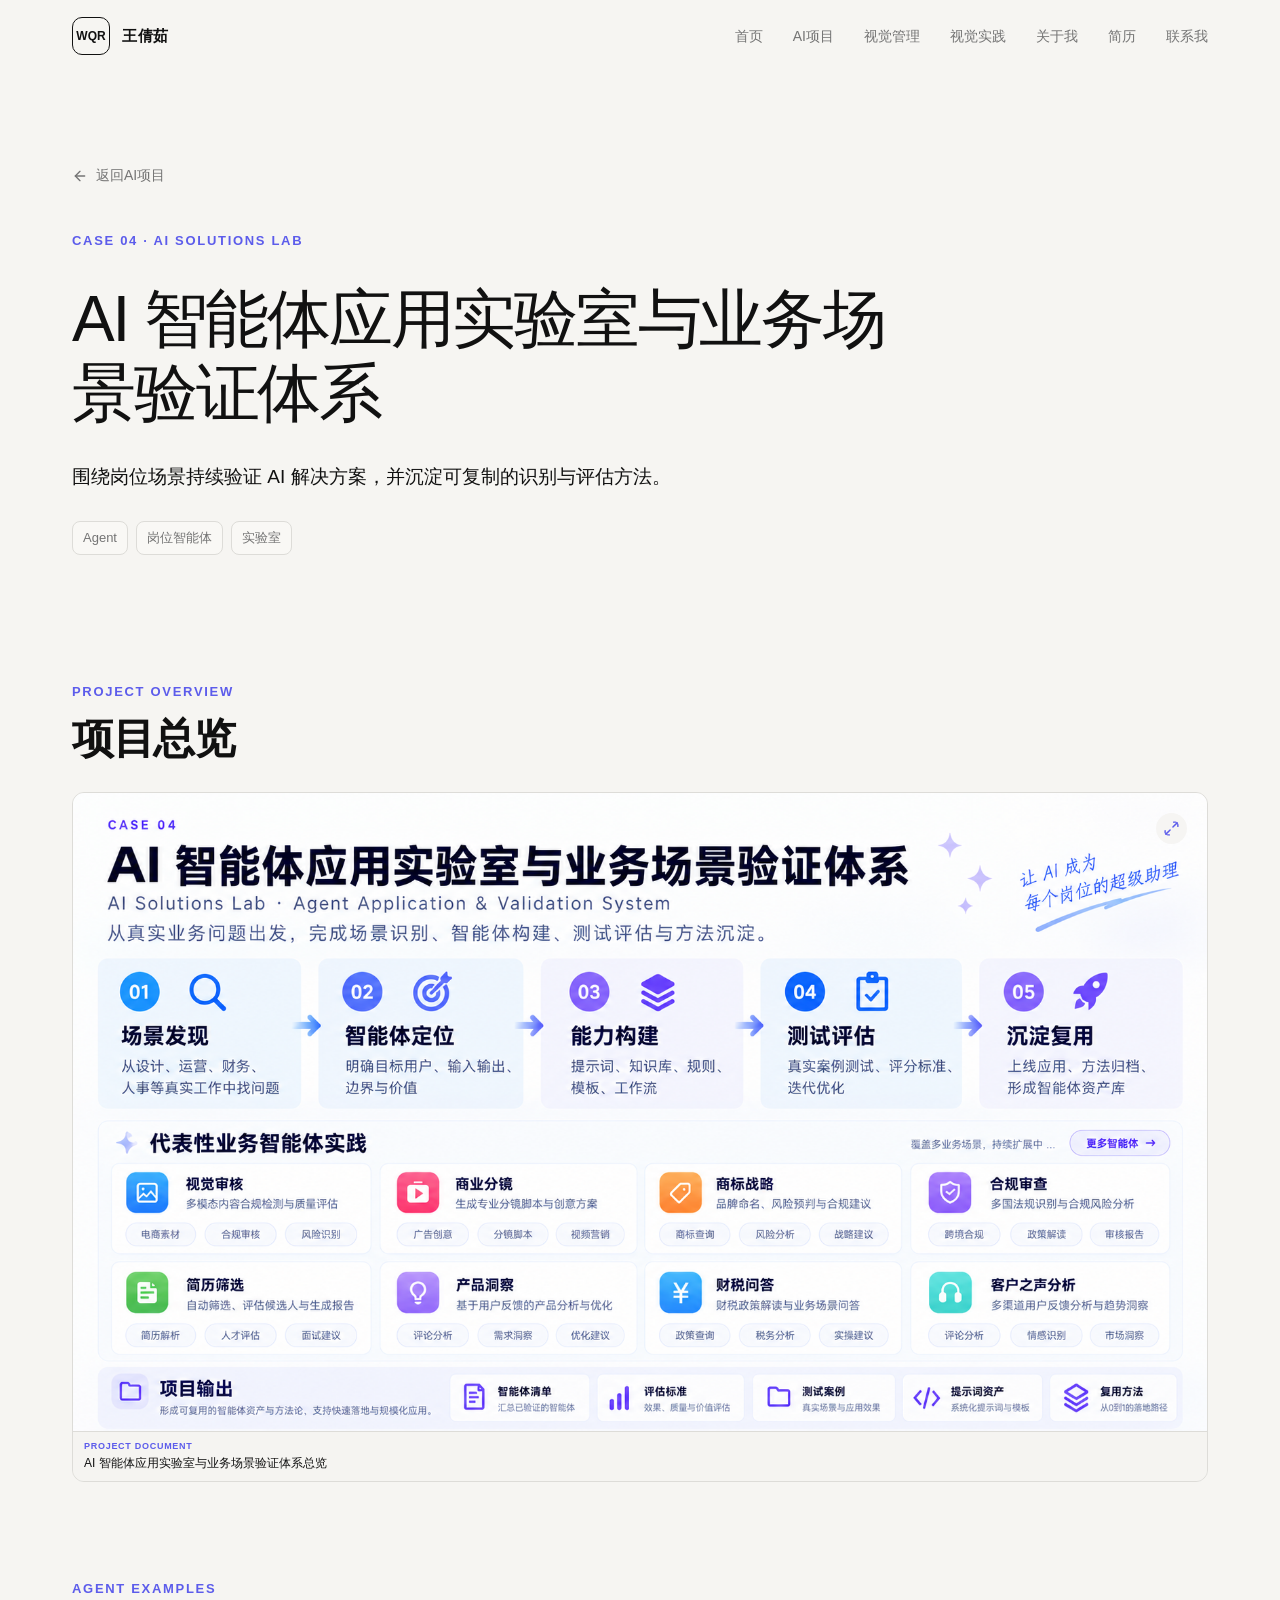
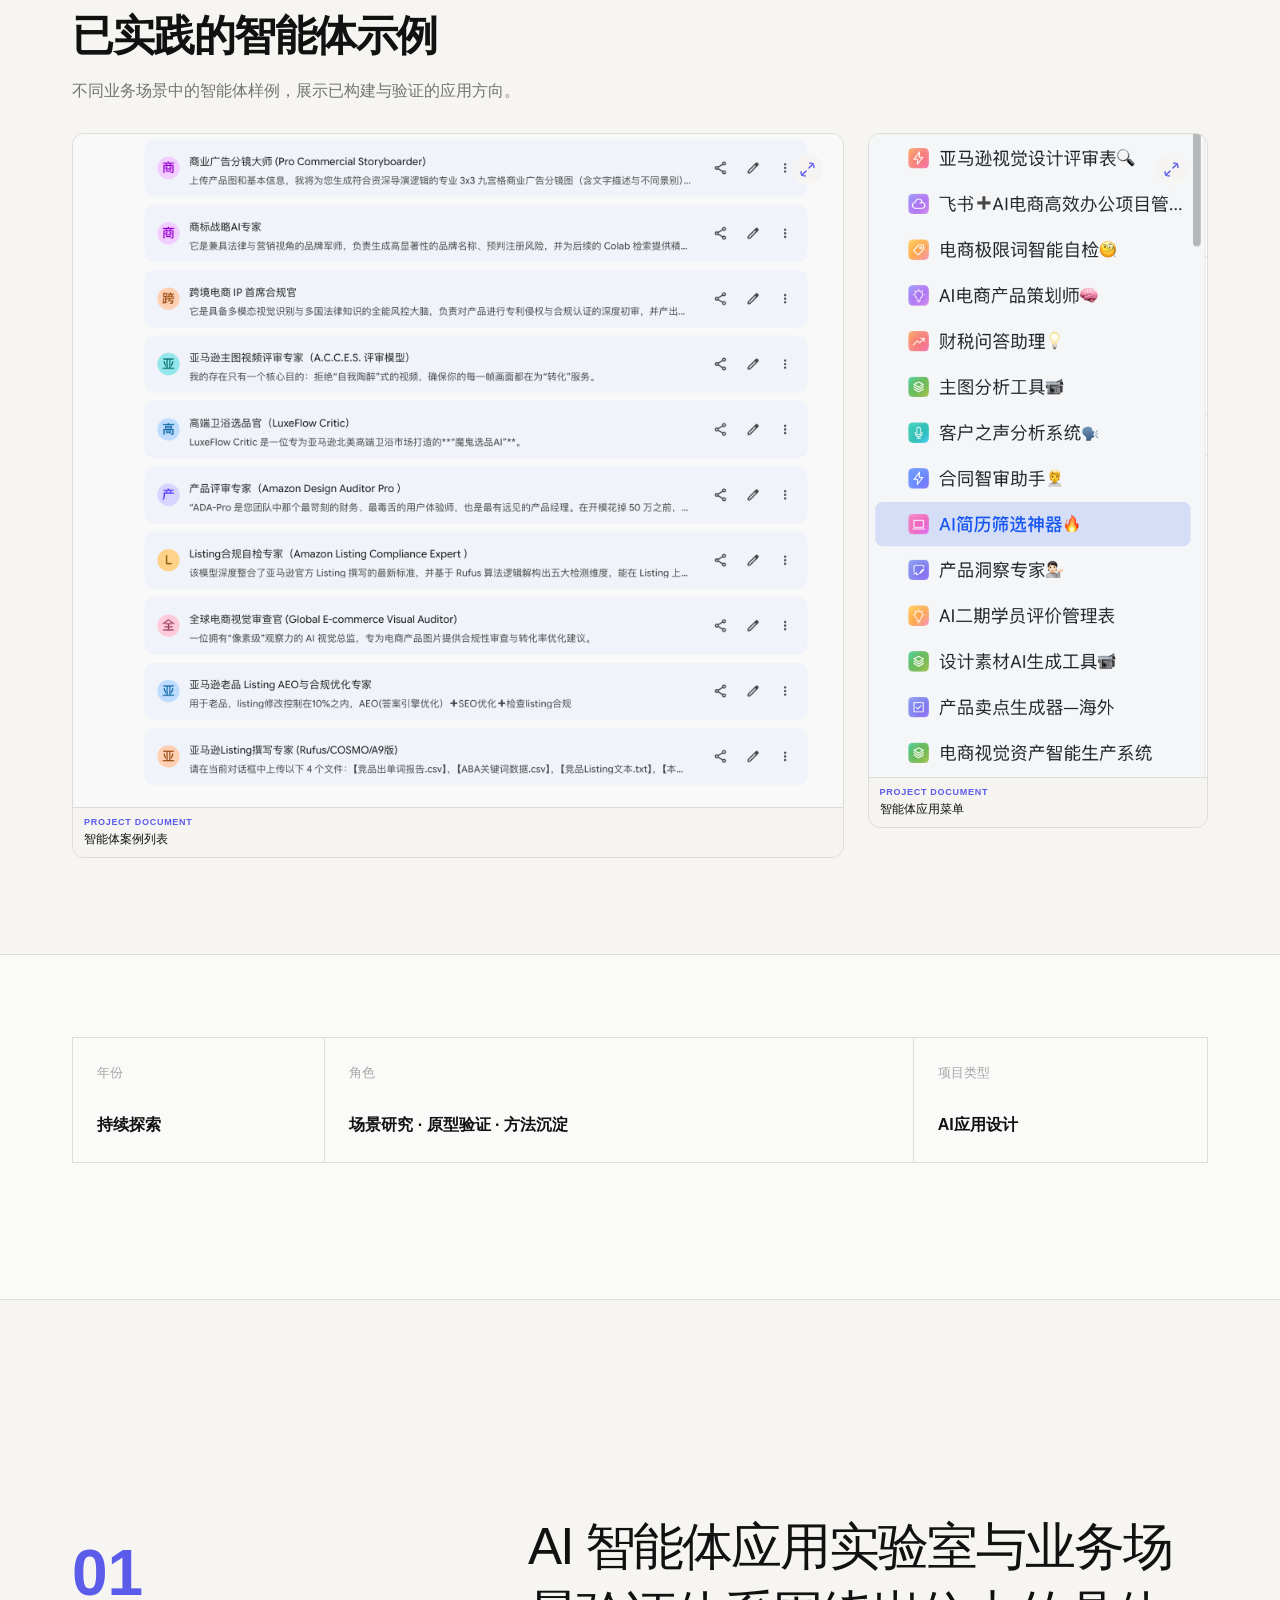
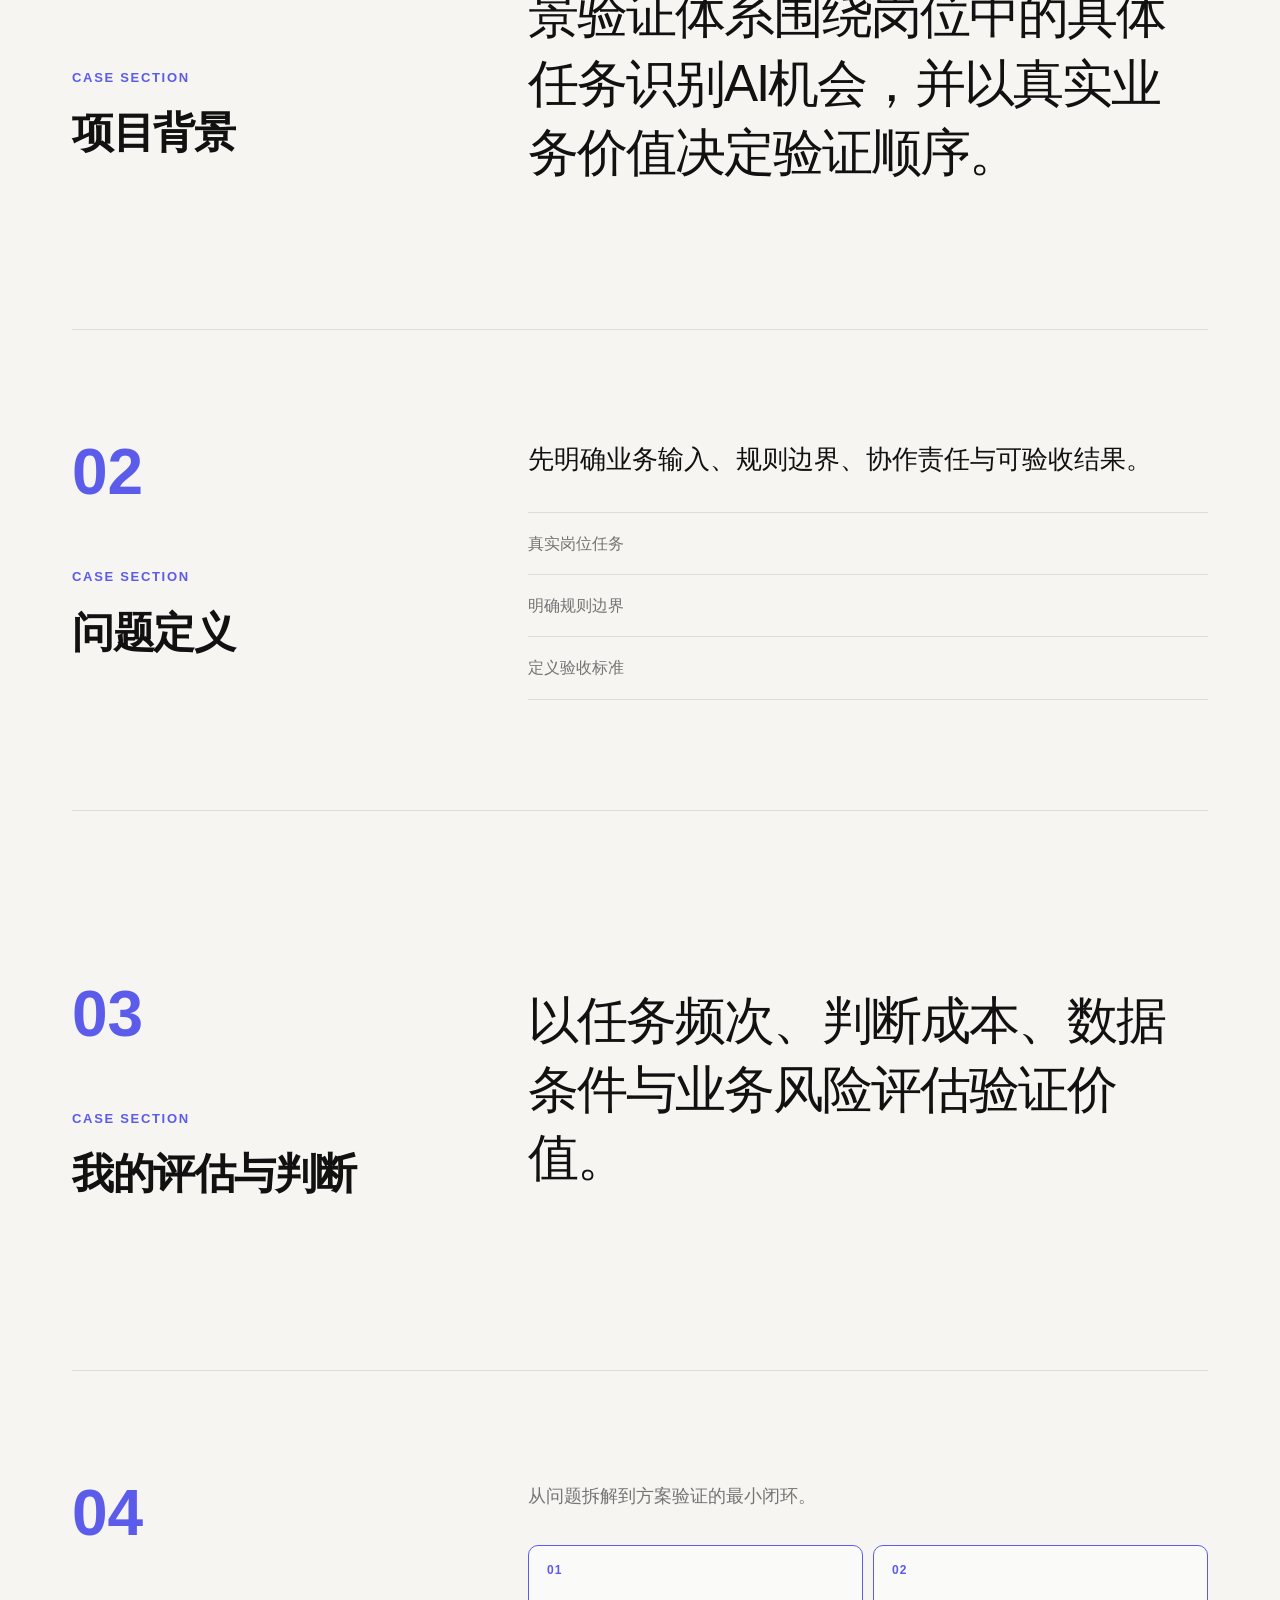
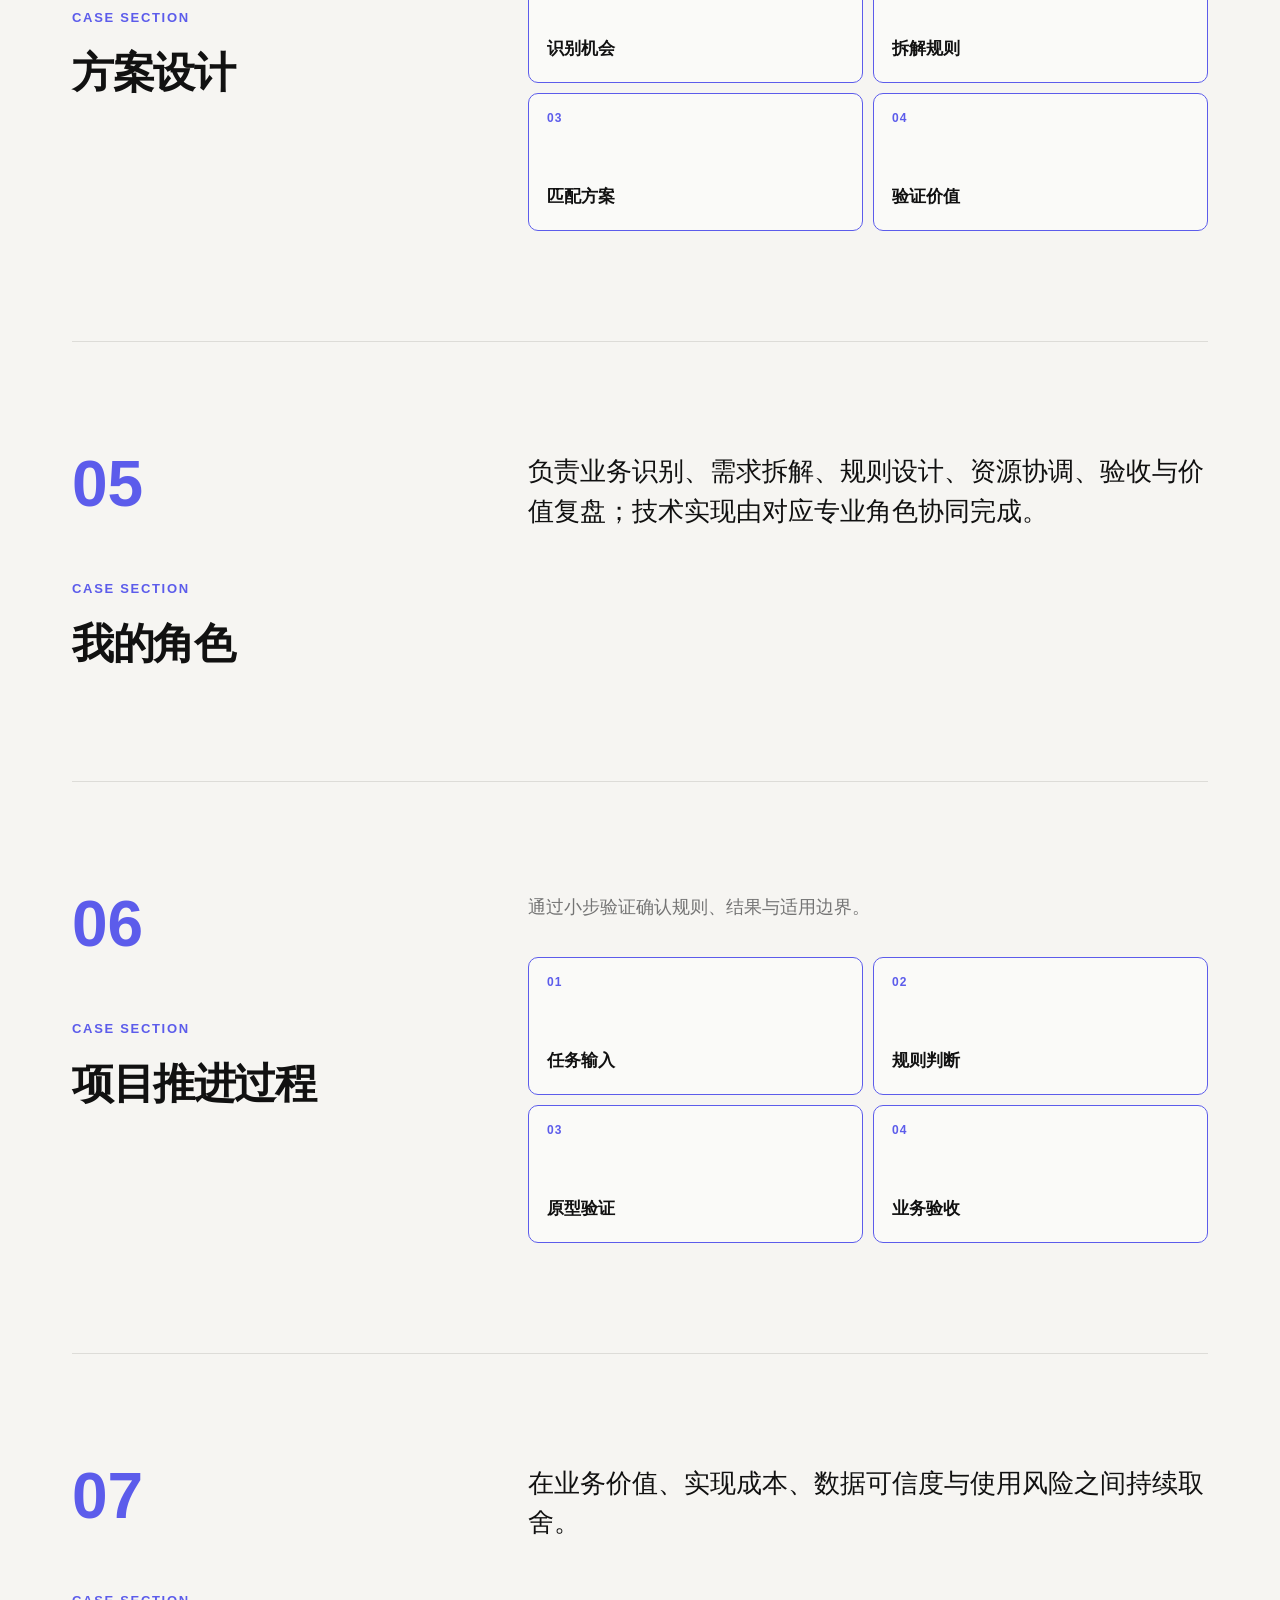
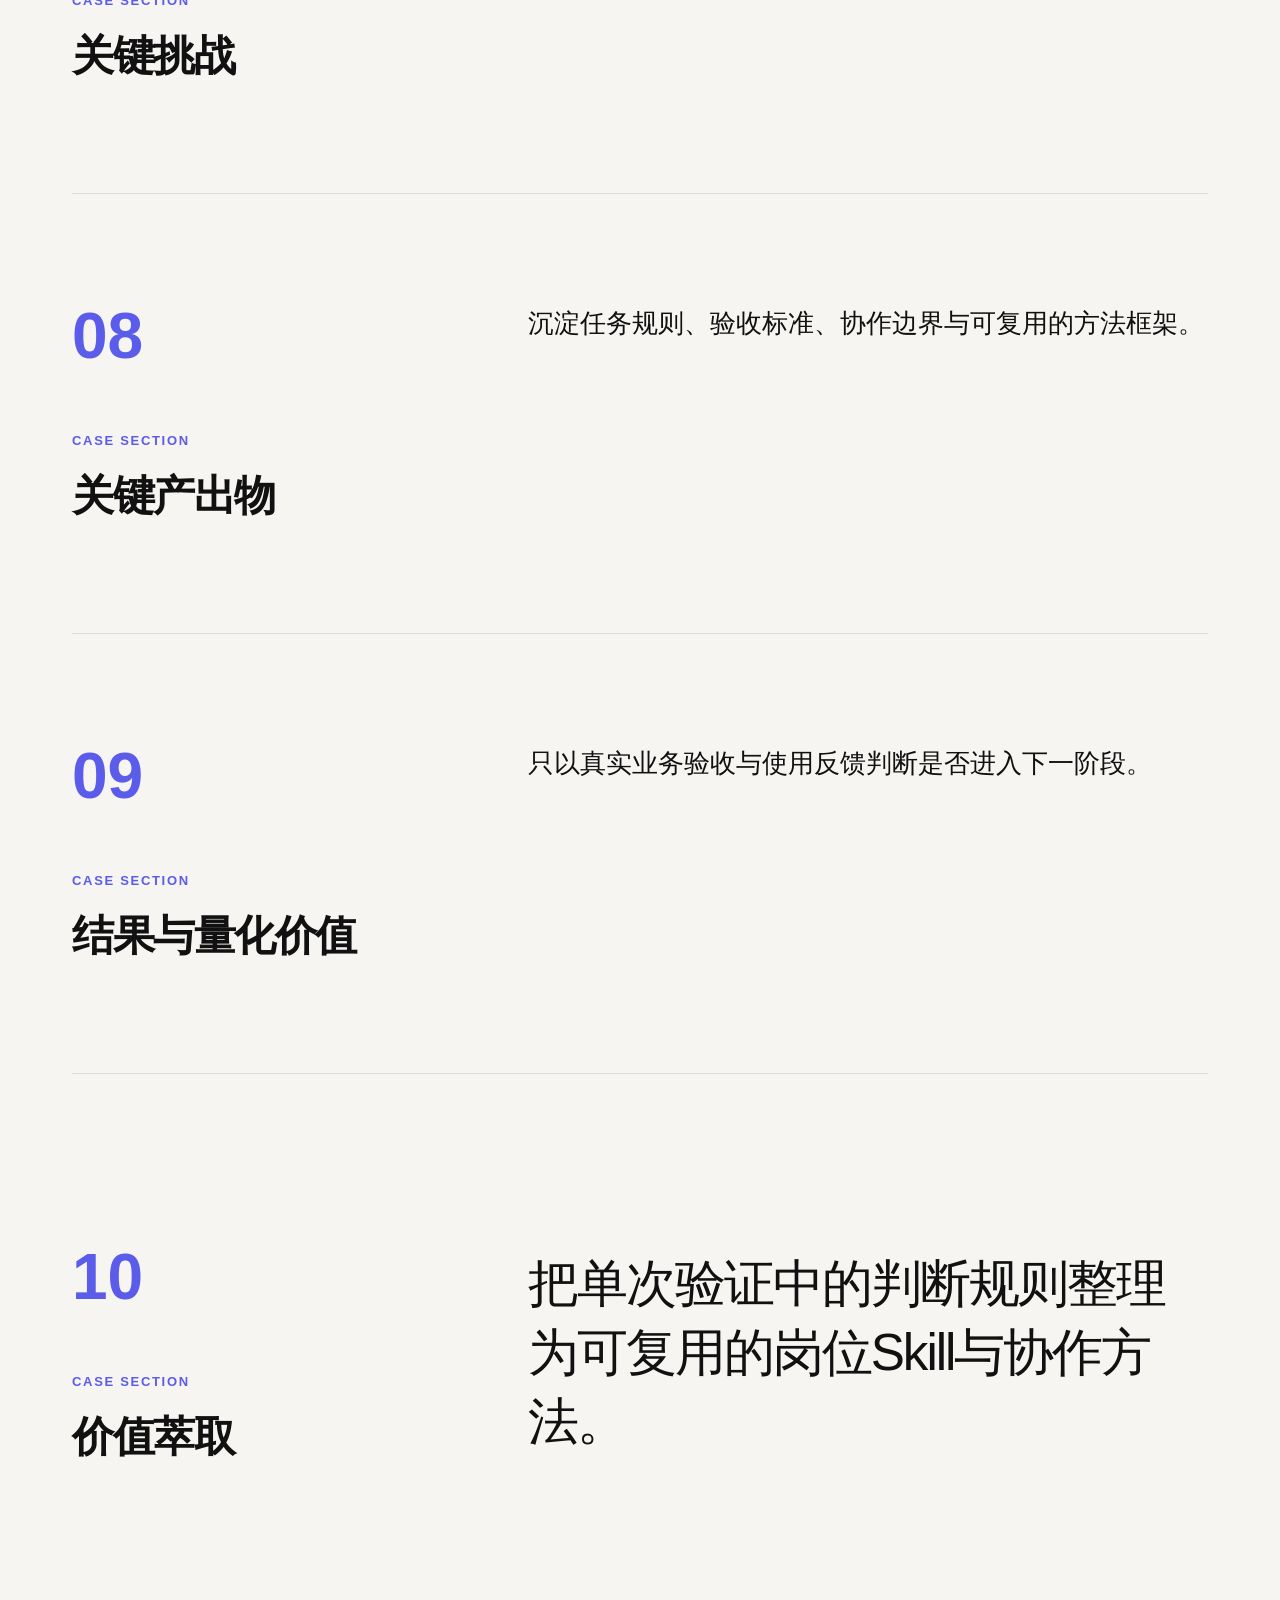
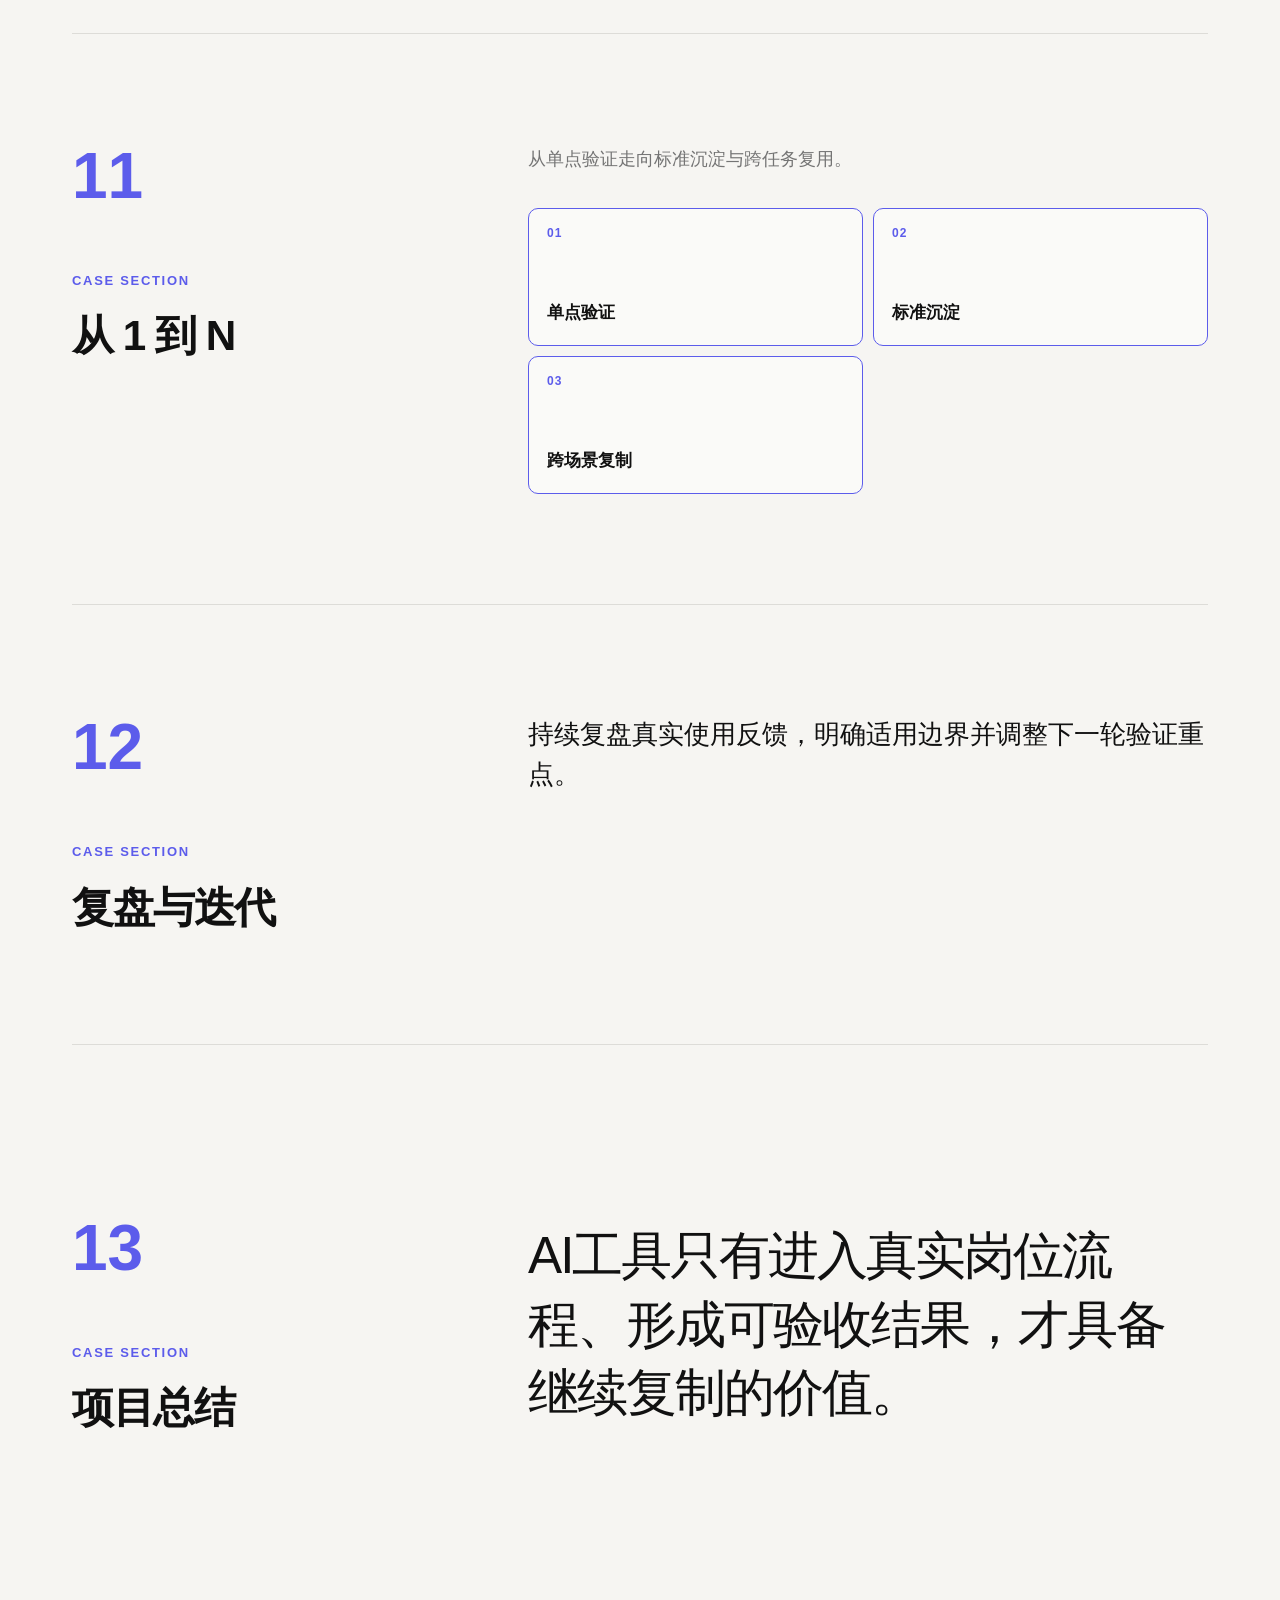
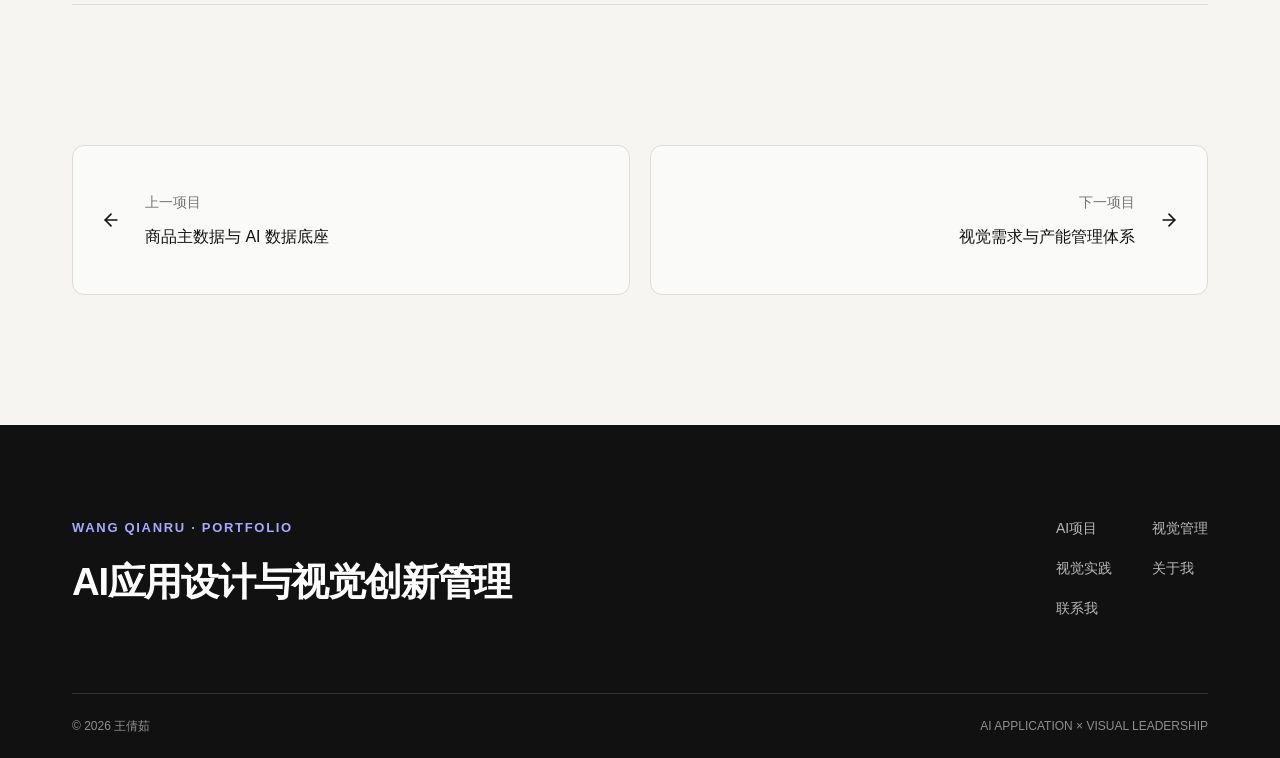
<file: projects/ai-solutions-lab/index.html>
<!DOCTYPE html><html lang="zh-CN"><head><meta charSet="utf-8"/><meta name="viewport" content="width=device-width, initial-scale=1"/><link rel="stylesheet" href="/_next/static/chunks/2fu8kl9dzmy-1.css" data-precedence="next"/><link rel="preload" as="script" fetchPriority="low" href="/_next/static/chunks/3__muui5h9rv7.js"/><script src="/_next/static/chunks/27-opqc9xg5w0.js" async=""></script><script src="/_next/static/chunks/219rqkmz9px26.js" async=""></script><script src="/_next/static/chunks/29pbeyprxkz70.js" async=""></script><script src="/_next/static/chunks/turbopack-2dl4k2-w7nwtn.js" async=""></script><script src="/_next/static/chunks/1s68bzxfwe3rn.js" async=""></script><script src="/_next/static/chunks/2-1_cdebd-u8p.js" async=""></script><script src="/_next/static/chunks/44ib_tj9liyi7.js" async=""></script><title>AI 智能体应用实验室与业务场景验证体系｜王倩茹作品集</title><meta name="description" content="围绕岗位场景持续验证 AI 解决方案，并沉淀可复制的识别与评估方法。"/><link rel="shortcut icon" href="/favicon.svg"/><link rel="icon" href="/favicon.svg"/><script src="/_next/static/chunks/0cz1d0mv5g_q7.js" noModule=""></script></head><body class="antialiased"><div hidden=""><!--$--><!--/$--></div><header class="site-header "><div class="shell header-inner"><a class="wordmark" href="/" aria-label="王倩茹作品集首页"><span>WQR</span><strong>王倩茹</strong></a><nav class="desktop-nav" aria-label="主导航"><a class="" href="/">首页</a><a class="" href="/ai-projects">AI项目</a><a class="" href="/visual-management">视觉管理</a><a class="" href="/visual-practice">视觉实践</a><a class="" href="/about">关于我</a><a class="" href="/resume">简历</a><a class="" href="/resume#contact">联系我</a></nav><button class="menu-button" type="button" aria-label="打开菜单" aria-expanded="false"><svg xmlns="http://www.w3.org/2000/svg" width="24" height="24" viewBox="0 0 24 24" fill="none" stroke="currentColor" stroke-width="2" stroke-linecap="round" stroke-linejoin="round" class="lucide lucide-menu" aria-hidden="true"><path d="M4 5h16"></path><path d="M4 12h16"></path><path d="M4 19h16"></path></svg></button></div></header><main><section class="case-hero shell section-pad case-hero--solo"><div class="case-hero__copy" style="opacity:0;transform:translateY(20px)"><a class="back-link" href="/ai-projects"><svg xmlns="http://www.w3.org/2000/svg" width="24" height="24" viewBox="0 0 24 24" fill="none" stroke="currentColor" stroke-width="2" stroke-linecap="round" stroke-linejoin="round" class="lucide lucide-arrow-left" aria-hidden="true"><path d="m12 19-7-7 7-7"></path><path d="M19 12H5"></path></svg> 返回<!-- -->AI项目</a><p class="eyebrow">CASE 04 · AI SOLUTIONS LAB</p><h1>AI 智能体应用实验室与业务场景验证体系</h1><p class="page-intro">围绕岗位场景持续验证 AI 解决方案，并沉淀可复制的识别与评估方法。</p><div class="tag-row"><span class="tag">Agent</span><span class="tag">岗位智能体</span><span class="tag">实验室</span></div></div></section><section class="case-feature shell" aria-label="项目总览"><div class="case-feature__heading" style="opacity:0;transform:translateY(20px)"><p class="eyebrow">PROJECT OVERVIEW</p><h2>项目总览</h2></div><div class="" style="opacity:0;transform:translateY(20px)"><button class="case-asset-trigger" type="button" aria-label="放大查看：AI 智能体应用实验室与业务场景验证体系总览" aria-haspopup="dialog" aria-expanded="false" data-state="closed" data-slot="dialog-trigger"><figure class="case-asset case-asset--real case-asset--16x9 case-asset--document  " data-asset-path="/images/portfolio/ai-solutions-lab/case04-overview-ai-agents-lab.png" data-object-fit="contain"><img src="/images/portfolio/ai-solutions-lab/case04-overview-ai-agents-lab.png" alt="AI 智能体应用实验室与业务场景验证体系总览" loading="lazy"/><svg xmlns="http://www.w3.org/2000/svg" width="24" height="24" viewBox="0 0 24 24" fill="none" stroke="currentColor" stroke-width="2" stroke-linecap="round" stroke-linejoin="round" class="lucide lucide-maximize-2 case-asset__expand" aria-hidden="true"><path d="M15 3h6v6"></path><path d="m21 3-7 7"></path><path d="m3 21 7-7"></path><path d="M9 21H3v-6"></path></svg><figcaption><span>PROJECT DOCUMENT</span>AI 智能体应用实验室与业务场景验证体系总览</figcaption></figure></button></div></section><section class="case-feature case-feature--examples shell" aria-label="已实践的智能体示例"><div class="case-feature__heading" style="opacity:0;transform:translateY(20px)"><p class="eyebrow">AGENT EXAMPLES</p><h2>已实践的智能体示例</h2><p>不同业务场景中的智能体样例，展示已构建与验证的应用方向。</p></div><div class="agent-examples"><div class="" style="opacity:0;transform:translateY(20px)"><button class="case-asset-trigger" type="button" aria-label="放大查看：智能体案例列表" aria-haspopup="dialog" aria-expanded="false" data-state="closed" data-slot="dialog-trigger"><figure class="case-asset case-asset--real case-asset--16x9 case-asset--document  " data-asset-path="/images/portfolio/ai-solutions-lab/ai-agents-gallery-list.png" data-object-fit="contain"><img src="/images/portfolio/ai-solutions-lab/ai-agents-gallery-list.png" alt="智能体案例列表" loading="lazy"/><svg xmlns="http://www.w3.org/2000/svg" width="24" height="24" viewBox="0 0 24 24" fill="none" stroke="currentColor" stroke-width="2" stroke-linecap="round" stroke-linejoin="round" class="lucide lucide-maximize-2 case-asset__expand" aria-hidden="true"><path d="M15 3h6v6"></path><path d="m21 3-7 7"></path><path d="m3 21 7-7"></path><path d="M9 21H3v-6"></path></svg><figcaption><span>PROJECT DOCUMENT</span>智能体案例列表</figcaption></figure></button></div><div class="" style="opacity:0;transform:translateY(20px)"><button class="case-asset-trigger" type="button" aria-label="放大查看：智能体应用菜单" aria-haspopup="dialog" aria-expanded="false" data-state="closed" data-slot="dialog-trigger"><figure class="case-asset case-asset--real case-asset--16x9 case-asset--document  " data-asset-path="/images/portfolio/ai-solutions-lab/ai-agents-menu-list.png" data-object-fit="contain"><img src="/images/portfolio/ai-solutions-lab/ai-agents-menu-list.png" alt="智能体应用菜单" loading="lazy"/><svg xmlns="http://www.w3.org/2000/svg" width="24" height="24" viewBox="0 0 24 24" fill="none" stroke="currentColor" stroke-width="2" stroke-linecap="round" stroke-linejoin="round" class="lucide lucide-maximize-2 case-asset__expand" aria-hidden="true"><path d="M15 3h6v6"></path><path d="m21 3-7 7"></path><path d="m3 21 7-7"></path><path d="M9 21H3v-6"></path></svg><figcaption><span>PROJECT DOCUMENT</span>智能体应用菜单</figcaption></figure></button></div></div></section><section class="surface-section case-overview section-pad"><div class="shell"><div class="case-meta-grid"><div><span>年份</span><strong>持续探索</strong></div><div><span>角色</span><strong>场景研究 · 原型验证 · 方法沉淀</strong></div><div><span>项目类型</span><strong>AI应用设计</strong></div></div></div></section><div class="case-sections shell"><section class="case-section case-section--statement" id="background"><div class="case-section__heading" style="opacity:0;transform:translateY(20px)"><span>01</span><p class="eyebrow">CASE SECTION</p><h2>项目背景</h2></div><div class="case-section__body" style="opacity:0;transform:translateY(20px)"><p class="large-quote">AI 智能体应用实验室与业务场景验证体系围绕岗位中的具体任务识别AI机会，并以真实业务价值决定验证顺序。</p></div></section><section class="case-section case-section--text" id="problem"><div class="case-section__heading" style="opacity:0;transform:translateY(20px)"><span>02</span><p class="eyebrow">CASE SECTION</p><h2>问题定义</h2></div><div class="case-section__body" style="opacity:0;transform:translateY(20px)"><div><p class="large-copy">先明确业务输入、规则边界、协作责任与可验收结果。</p><ul class="case-list"><li>真实岗位任务</li><li>明确规则边界</li><li>定义验收标准</li></ul></div></div></section><section class="case-section case-section--statement" id="judgement"><div class="case-section__heading" style="opacity:0;transform:translateY(20px)"><span>03</span><p class="eyebrow">CASE SECTION</p><h2>我的评估与判断</h2></div><div class="case-section__body" style="opacity:0;transform:translateY(20px)"><p class="large-quote">以任务频次、判断成本、数据条件与业务风险评估验证价值。</p></div></section><section class="case-section case-section--process" id="solution"><div class="case-section__heading" style="opacity:0;transform:translateY(20px)"><span>04</span><p class="eyebrow">CASE SECTION</p><h2>方案设计</h2></div><div class="case-section__body" style="opacity:0;transform:translateY(20px)"><p>从问题拆解到方案验证的最小闭环。</p><div class="process-rail"><div class="process-node" style="border-color:#DDDCD8;color:#747474;opacity:0.45;transform:translateY(14px)"><span class="process-node__index">01</span><strong>识别机会</strong></div><div class="process-node" style="border-color:#DDDCD8;color:#747474;opacity:0.45;transform:translateY(14px)"><span class="process-node__index">02</span><strong>拆解规则</strong></div><div class="process-node" style="border-color:#DDDCD8;color:#747474;opacity:0.45;transform:translateY(14px)"><span class="process-node__index">03</span><strong>匹配方案</strong></div><div class="process-node" style="border-color:#DDDCD8;color:#747474;opacity:0.45;transform:translateY(14px)"><span class="process-node__index">04</span><strong>验证价值</strong></div></div></div></section><section class="case-section case-section--text" id="role"><div class="case-section__heading" style="opacity:0;transform:translateY(20px)"><span>05</span><p class="eyebrow">CASE SECTION</p><h2>我的角色</h2></div><div class="case-section__body" style="opacity:0;transform:translateY(20px)"><div><p class="large-copy">负责业务识别、需求拆解、规则设计、资源协调、验收与价值复盘；技术实现由对应专业角色协同完成。</p></div></div></section><section class="case-section case-section--process" id="process"><div class="case-section__heading" style="opacity:0;transform:translateY(20px)"><span>06</span><p class="eyebrow">CASE SECTION</p><h2>项目推进过程</h2></div><div class="case-section__body" style="opacity:0;transform:translateY(20px)"><p>通过小步验证确认规则、结果与适用边界。</p><div class="process-rail"><div class="process-node" style="border-color:#DDDCD8;color:#747474;opacity:0.45;transform:translateY(14px)"><span class="process-node__index">01</span><strong>任务输入</strong></div><div class="process-node" style="border-color:#DDDCD8;color:#747474;opacity:0.45;transform:translateY(14px)"><span class="process-node__index">02</span><strong>规则判断</strong></div><div class="process-node" style="border-color:#DDDCD8;color:#747474;opacity:0.45;transform:translateY(14px)"><span class="process-node__index">03</span><strong>原型验证</strong></div><div class="process-node" style="border-color:#DDDCD8;color:#747474;opacity:0.45;transform:translateY(14px)"><span class="process-node__index">04</span><strong>业务验收</strong></div></div></div></section><section class="case-section case-section--text" id="challenge"><div class="case-section__heading" style="opacity:0;transform:translateY(20px)"><span>07</span><p class="eyebrow">CASE SECTION</p><h2>关键挑战</h2></div><div class="case-section__body" style="opacity:0;transform:translateY(20px)"><div><p class="large-copy">在业务价值、实现成本、数据可信度与使用风险之间持续取舍。</p></div></div></section><section class="case-section case-section--text" id="outputs"><div class="case-section__heading" style="opacity:0;transform:translateY(20px)"><span>08</span><p class="eyebrow">CASE SECTION</p><h2>关键产出物</h2></div><div class="case-section__body" style="opacity:0;transform:translateY(20px)"><div><p class="large-copy">沉淀任务规则、验收标准、协作边界与可复用的方法框架。</p></div></div></section><section class="case-section case-section--metrics" id="results"><div class="case-section__heading" style="opacity:0;transform:translateY(20px)"><span>09</span><p class="eyebrow">CASE SECTION</p><h2>结果与量化价值</h2></div><div class="case-section__body" style="opacity:0;transform:translateY(20px)"><div><p class="large-copy">只以真实业务验收与使用反馈判断是否进入下一阶段。</p></div></div></section><section class="case-section case-section--statement" id="extraction"><div class="case-section__heading" style="opacity:0;transform:translateY(20px)"><span>10</span><p class="eyebrow">CASE SECTION</p><h2>价值萃取</h2></div><div class="case-section__body" style="opacity:0;transform:translateY(20px)"><p class="large-quote">把单次验证中的判断规则整理为可复用的岗位Skill与协作方法。</p></div></section><section class="case-section case-section--process" id="scale"><div class="case-section__heading" style="opacity:0;transform:translateY(20px)"><span>11</span><p class="eyebrow">CASE SECTION</p><h2>从 1 到 N</h2></div><div class="case-section__body" style="opacity:0;transform:translateY(20px)"><p>从单点验证走向标准沉淀与跨任务复用。</p><div class="process-rail"><div class="process-node" style="border-color:#DDDCD8;color:#747474;opacity:0.45;transform:translateY(14px)"><span class="process-node__index">01</span><strong>单点验证</strong></div><div class="process-node" style="border-color:#DDDCD8;color:#747474;opacity:0.45;transform:translateY(14px)"><span class="process-node__index">02</span><strong>标准沉淀</strong></div><div class="process-node" style="border-color:#DDDCD8;color:#747474;opacity:0.45;transform:translateY(14px)"><span class="process-node__index">03</span><strong>跨场景复制</strong></div></div></div></section><section class="case-section case-section--text" id="retrospective"><div class="case-section__heading" style="opacity:0;transform:translateY(20px)"><span>12</span><p class="eyebrow">CASE SECTION</p><h2>复盘与迭代</h2></div><div class="case-section__body" style="opacity:0;transform:translateY(20px)"><div><p class="large-copy">持续复盘真实使用反馈，明确适用边界并调整下一轮验证重点。</p></div></div></section><section class="case-section case-section--statement" id="summary"><div class="case-section__heading" style="opacity:0;transform:translateY(20px)"><span>13</span><p class="eyebrow">CASE SECTION</p><h2>项目总结</h2></div><div class="case-section__body" style="opacity:0;transform:translateY(20px)"><p class="large-quote">AI工具只有进入真实岗位流程、形成可验收结果，才具备继续复制的价值。</p></div></section></div><nav class="project-pagination shell" aria-label="项目导航"><a href="/projects/product-master-data"><svg xmlns="http://www.w3.org/2000/svg" width="24" height="24" viewBox="0 0 24 24" fill="none" stroke="currentColor" stroke-width="2" stroke-linecap="round" stroke-linejoin="round" class="lucide lucide-arrow-left" aria-hidden="true"><path d="m12 19-7-7 7-7"></path><path d="M19 12H5"></path></svg><span>上一项目<small>商品主数据与 AI 数据底座</small></span></a><a href="/projects/visual-capacity-management"><span>下一项目<small>视觉需求与产能管理体系</small></span><svg xmlns="http://www.w3.org/2000/svg" width="24" height="24" viewBox="0 0 24 24" fill="none" stroke="currentColor" stroke-width="2" stroke-linecap="round" stroke-linejoin="round" class="lucide lucide-arrow-right" aria-hidden="true"><path d="M5 12h14"></path><path d="m12 5 7 7-7 7"></path></svg></a></nav></main><!--$--><!--/$--><footer class="site-footer"><div class="shell footer-grid"><div><p class="eyebrow">WANG QIANRU · PORTFOLIO</p><h2>AI应用设计与视觉创新管理</h2></div><div class="footer-links"><a href="/ai-projects">AI项目</a><a href="/visual-management">视觉管理</a><a href="/visual-practice">视觉实践</a><a href="/about">关于我</a><a href="/resume#contact">联系我</a></div></div><div class="shell footer-meta"><span>© <!-- -->2026<!-- --> 王倩茹</span><span>AI APPLICATION × VISUAL LEADERSHIP</span></div></footer><script src="/_next/static/chunks/3__muui5h9rv7.js" id="_R_" async=""></script><script>(self.__next_f=self.__next_f||[]).push([0])</script><script>self.__next_f.push([1,"1:\"$Sreact.fragment\"\n2:I[48303,[\"/_next/static/chunks/1s68bzxfwe3rn.js\"],\"SiteHeader\"]\n3:I[61332,[\"/_next/static/chunks/1s68bzxfwe3rn.js\"],\"default\"]\n4:I[96422,[\"/_next/static/chunks/1s68bzxfwe3rn.js\"],\"default\"]\n6:I[79672,[\"/_next/static/chunks/1s68bzxfwe3rn.js\"],\"OutletBoundary\"]\n7:\"$Sreact.suspense\"\na:I[79672,[\"/_next/static/chunks/1s68bzxfwe3rn.js\"],\"ViewportBoundary\"]\nc:I[79672,[\"/_next/static/chunks/1s68bzxfwe3rn.js\"],\"MetadataBoundary\"]\ne:I[3395,[\"/_next/static/chunks/1s68bzxfwe3rn.js\"],\"default\",1]\n:HL[\"/_next/static/chunks/2fu8kl9dzmy-1.css\",\"style\"]\n9:X\n0:{\"P\":null,\"c\":[\"\",\"projects\",\"ai-solutions-lab\",\"\"],\"q\":\"\",\"i\":false,\"f\":[[[\"\",{\"children\":[\"projects\",{\"children\":[[\"slug\",\"ai-solutions-lab\",\"d\",[]],{\"children\":[\"__PAGE__\",{},\"$undefined\",\"$undefined\",4608]},\"$undefined\",\"$undefined\",4608]},\"$undefined\",\"$undefined\",4608]},\"$undefined\",\"$undefined\",4624],[[\"$\",\"$1\",\"c\",{\"children\":[[[\"$\",\"link\",\"0\",{\"rel\":\"stylesheet\",\"href\":\"/_next/static/chunks/2fu8kl9dzmy-1.css\",\"precedence\":\"next\",\"crossOrigin\":\"$undefined\",\"nonce\":\"$undefined\"}],[\"$\",\"script\",\"script-0\",{\"src\":\"/_next/static/chunks/1s68bzxfwe3rn.js\",\"async\":true,\"nonce\":\"$undefined\"}]],[\"$\",\"html\",null,{\"lang\":\"zh-CN\",\"children\":[\"$\",\"body\",null,{\"className\":\"antialiased\",\"children\":[[\"$\",\"$L2\",null,{}],[\"$\",\"$L3\",null,{\"parallelRouterKey\":\"children\",\"error\":\"$undefined\",\"errorStyles\":\"$undefined\",\"errorScripts\":\"$undefined\",\"template\":[\"$\",\"$L4\",null,{}],\"templateStyles\":\"$undefined\",\"templateScripts\":\"$undefined\",\"notFound\":[[[\"$\",\"title\",null,{\"children\":\"404: This page could not be found.\"}],[\"$\",\"div\",null,{\"style\":{\"fontFamily\":\"system-ui,\\\"Segoe UI\\\",Roboto,Helvetica,Arial,sans-serif,\\\"Apple Color Emoji\\\",\\\"Segoe UI Emoji\\\"\",\"height\":\"100vh\",\"textAlign\":\"center\",\"display\":\"flex\",\"flexDirection\":\"column\",\"alignItems\":\"center\",\"justifyContent\":\"center\"},\"children\":[\"$\",\"div\",null,{\"children\":[[\"$\",\"style\",null,{\"dangerouslySetInnerHTML\":{\"__html\":\"body{color:#000;background:#fff;margin:0}.next-error-h1{border-right:1px solid rgba(0,0,0,.3)}@media (prefers-color-scheme:dark){body{color:#fff;background:#000}.next-error-h1{border-right:1px solid rgba(255,255,255,.3)}}\"}}],[\"$\",\"h1\",null,{\"className\":\"next-error-h1\",\"style\":{\"display\":\"inline-block\",\"margin\":\"0 20px 0 0\",\"padding\":\"0 23px 0 0\",\"fontSize\":24,\"fontWeight\":500,\"verticalAlign\":\"top\",\"lineHeight\":\"49px\"},\"children\":404}],[\"$\",\"div\",null,{\"style\":{\"display\":\"inline-block\"},\"children\":[\"$\",\"h2\",null,{\"style\":{\"fontSize\":14,\"fontWeight\":400,\"lineHeight\":\"49px\",\"margin\":0},\"children\":\"This page could not be found.\"}]}]]}]}]],[]],\"forbidden\":\"$undefined\",\"unauthorized\":\"$undefined\"}],[\"$\",\"footer\",null,{\"className\":\"site-footer\",\"children\":[[\"$\",\"div\",null,{\"className\":\"shell footer-grid\",\"children\":[[\"$\",\"div\",null,{\"children\":[[\"$\",\"p\",null,{\"className\":\"eyebrow\",\"children\":\"WANG QIANRU · PORTFOLIO\"}],[\"$\",\"h2\",null,{\"children\":\"AI应用设计与视觉创新管理\"}]]}],[\"$\",\"div\",null,{\"className\":\"footer-links\",\"children\":[[\"$\",\"a\",null,{\"href\":\"/ai-projects\",\"children\":\"AI项目\"}],[\"$\",\"a\",null,{\"href\":\"/visual-management\",\"children\":\"视觉管理\"}],[\"$\",\"a\",null,{\"href\":\"/visual-practice\",\"children\":\"视觉实践\"}],[\"$\",\"a\",null,{\"href\":\"/about\",\"children\":\"关于我\"}],[\"$\",\"a\",null,{\"href\":\"/resume#contact\",\"children\":\"联系我\"}]]}]]}],[\"$\",\"div\",null,{\"className\":\"shell footer-meta\",\"children\":[[\"$\",\"span\",null,{\"children\":[\"© \",2026,\" 王倩茹\"]}],[\"$\",\"span\",null,{\"children\":\"AI APPLICATION × VISUAL LEADERSHIP\"}]]}]]}]]}]}]]}],{\"children\":[[\"$\",\"$1\",\"c\",{\"children\":[null,[\"$\",\"$L3\",null,{\"parallelRouterKey\":\"children\",\"error\":\"$undefined\",\"errorStyles\":\"$undefined\",\"errorScripts\":\"$undefined\",\"template\":[\"$\",\"$L4\",null,{}],\"templateStyles\":\"$undefined\",\"templateScripts\":\"$undefined\",\"notFound\":\"$undefined\",\"forbidden\":\"$undefined\",\"unauthorized\":\"$undefined\"}]]}],{\"children\":[[\"$\",\"$1\",\"c\",{\"children\":[null,[\"$\",\"$L3\",null,{\"parallelRouterKey\":\"children\",\"error\":\"$undefined\",\"errorStyles\":\"$undefined\",\"errorScripts\":\"$undefined\",\"template\":[\"$\",\"$L4\",null,{}],\"templateStyles\":\"$undefined\",\"templateScripts\":\"$undefined\",\"notFound\":\"$undefined\",\"forbidden\":\"$undefined\",\"unauthorized\":\"$undefined\"}]]}],{\"children\":[[\"$\",\"$1\",\"c\",{\"children\":[\"$L5\",[[\"$\",\"script\",\"script-0\",{\"src\":\"/_next/static/chunks/2-1_cdebd-u8p.js\",\"async\":true,\"nonce\":\"$undefined\"}],[\"$\",\"script\",\"script-1\",{\"src\":\"/_next/static/chunks/44ib_tj9liyi7.js\",\"async\":true,\"nonce\":\"$undefined\"}]],[\"$\",\"$L6\",null,{\"children\":[\"$\",\"$7\",null,{\"name\":\"Next.MetadataOutlet\",\"children\":\"$@8\"}]}]]}],{},null,false,null]},null,false,\"$9\"]},null,false,\"$9\"]},null,false,null],[\"$\",\"$1\",\"h\",{\"children\":[null,[\"$\",\"$La\",null,{\"children\":\"$Lb\"}],[\"$\",\"div\",null,{\"hidden\":true,\"children\":[\"$\",\"$Lc\",null,{\"children\":[\"$\",\"$7\",null,{\"name\":\"Next.Metadata\",\"children\":\"$Ld\"}]}]}],null]}],false]],\"m\":\"$undefined\",\"G\":[\"$e\",[[\"$\",\"link\",\"0\",{\"rel\":\"stylesheet\",\"href\":\"/_next/static/chunks/2fu8kl9dzmy-1.css\",\"precedence\":\"next\",\"crossOrigin\":\"$undefined\",\"nonce\":\"$undefined\"}]]],\"S\":true,\"h\":null,\"r\":\"$undefined\",\"s\":\"$undefined\",\"a\":\"$undefined\",\"l\":\"$undefined\",\"p\":\"$undefined\",\"d\":\"$undefined\",\"b\":\"PM53SQdBdrkE1sqryoRLJ\"}\nf:I[63632,[\"/_next/static/chunks/1s68bzxfwe3rn.js\",\"/_next/static/chunks/2-1_cdebd-u8p.js\",\"/_next/static/chunks/44ib_tj9liyi7.js\"],\"Reveal\"]\n10:I[33196,[\"/_next/static/chunks/1s68bzxfwe3rn.js\",\"/_next/static/chunks/2-1_cdebd-u8p.js\",\"/_next/static/chunks/44ib_tj9liyi7.js\"],\"default\"]\n11:I[89102,[\"/_next/static/chunks/1s68bzxfwe3rn.js\",\"/_next/static/chunks/2-1_cdebd-u8p.js\",\"/_next/static/chunks/44ib_tj9liyi7.js\"],\"Tag\"]\n12:I[2412,[\"/_next/static/chunks/1s68bzxfwe3rn.js\",\"/_next/static/chunks/2-1_cdebd-u8p.js\",\"/_next/static/chunks/44ib_tj9liyi7.js\"],\"CaseAssetPlaceholder\"]\n9:C\n5:[\"$\",\"main\",null,{\"children\":[[\"$\",\"section\",null,{\"className\":\"case-hero shell section-pad case-hero--solo\",\"children\":[[\"$\",\"$Lf\",null,{\"className\":\"case-hero__copy\",\"children\":[[\"$\",\"a\",null,{\"className\":\"back-link\",\"href\":\"/ai-projects\",\"children\":[[\"$\",\"$L10\",null,{\"ref\":\"$undefined\",\"icon\":{\"name\":\"arrow-left\",\"size\":24,\"node\":[[\"path\",{\"d\":\"m12 19-7-7 7-7\",\"key\":\"1l729n\"}],[\"path\",{\"d\":\"M19 12H5\",\"key\":\"x3x0zl\"}]]},\"className\":\"$undefined\",\"aria-hidden\":\"true\"}],\" 返回\",\"AI项目\"]}],[\"$\",\"p\",null,{\"className\":\"eyebrow\",\"children\":\"CASE 04 · AI SOLUTIONS LAB\"}],[\"$\",\"h1\",null,{\"children\":\"AI 智能体应用实验室与业务场景验证体系\"}],[\"$\",\"p\",null,{\"className\":\"page-intro\",\"children\":\"围绕岗位场景持续验证 AI 解决方案，并沉淀可复制的识别与评估方法。\"}],[\"$\",\"div\",null,{\"className\":\"tag-row\",\"children\":[[\"$\",\"$L11\",\"Agent\",{\"children\":\"Agent\"}],[\"$\",\"$L11\",\"岗位智能体\",{\"children\":\"岗位智能体\"}],[\"$\",\"$L11\",\"实验室\",{\"children\":\"实验室\"}]]}]]}],\"$undefined\"]}],[[\"$\",\"section\",null,{\"className\":\"case-feature shell\",\"aria-label\":\"项目总览\",\"children\":[[\"$\",\"$Lf\",null,{\"className\":\"case-feature__heading\",\"children\":[[\"$\",\"p\",null,{\"className\":\"eyebrow\",\"children\":\"PROJECT OVERVIEW\"}],[\"$\",\"h2\",null,{\"children\":\"项目总览\"}]]}],[\"$\",\"$Lf\",null,{\"delay\":0.06,\"children\":[\"$\",\"$L12\",null,{\"asset\":{\"filename\":\"case04-overview-ai-agents-lab.png\",\"src\":\"/images/portfolio/ai-solutions-lab/case04-overview-ai-agents-lab.png\",\"type\":\"document\",\"ratio\":\"16:9\",\"fit\":\"contain\",\"lightbox\":true,\"available\":true,\"caption\":\"AI 智能体应用实验室与业务场景验证体系总览\"}}]}]]}],[\"$\",\"section\",null,{\"className\":\"case-feature case-feature--examples shell\",\"aria-label\":\"已实践的智能体示例\",\"children\":[[\"$\",\"$Lf\",null,{\"className\":\"case-feature__heading\",\"children\":[[\"$\",\"p\",null,{\"className\":\"eyebrow\",\"children\":\"AGENT EXAMPLES\"}],[\"$\",\"h2\",null,{\"children\":\"已实践的智能体示例\"}],[\"$\",\"p\",null,{\"children\":\"不同业务场景中的智能体样例，展示已构建与验证的应用方向。\"}]]}],[\"$\",\"div\",null,{\"className\":\"agent-examples\",\"children\":[[\"$\",\"$Lf\",null,{\"children\":[\"$\",\"$L12\",null,{\"asset\":{\"filename\":\"ai-agents-gallery-list.png\",\"src\":\"/images/portfolio/ai-solutions-lab/ai-agents-gallery-list.png\",\"type\":\"document\",\"ratio\":\"16:9\",\"fit\":\"contain\",\"lightbox\":true,\"available\":true,\"caption\":\"智能体案例列表\"}}]}],[\"$\",\"$Lf\",null,{\"delay\":0.06,\"children\":[\"$\",\"$L12\",null,{\"asset\":{\"filename\":\"ai-agents-menu-list.png\",\"src\":\"/images/portfolio/ai-solutions-lab/ai-agents-menu-list.png\",\"type\":\"document\",\"ratio\":\"16:9\",\"fit\":\"contain\",\"lightbox\":true,\"available\":true,\"caption\":\"智能体应用菜单\"}}]}]]}]]}]],[\"$\",\"section\",null,{\"className\":\"surface-section case-overview section-pad\",\"children\":[\"$\",\"div\",null,{\"className\":\"shell\",\"children\":[[\"$\",\"div\",null,{\"className\":\"case-meta-grid\",\"children\":[[\"$\",\"div\",null,{\"children\":[[\"$\",\"span\",null,{\"children\":\"年份\"}],[\"$\",\"strong\",null,{\"children\":\"持续探索\"}]]}],[\"$\",\"div\",null,{\"children\":[[\"$\",\"span\",null,{\"children\":\"角色\"}],[\"$\",\"strong\",null,{\"children\":\"场景研究 · 原型验证 · 方法沉淀\"}]]}],[\"$\",\"div\",null,{\"children\":[[\"$\",\"span\",null,{\"children\":\"项目类型\"}],[\"$\",\"strong\",null,{\"children\":\"AI应用设计\"}]]}]]}],\"$undefined\"]}]}],[\"$\",\"div\",null,{\"className\":\"case-sections shell\",\"children\":[[\"$\",\"section\",\"background\",{\"className\":\"case-section case-section--statement\",\"id\":\"background\",\"children\":[[\"$\",\"$Lf\",null,{\"className\":\"case-section__heading\",\"children\":[[\"$\",\"span\",null,{\"children\":\"01\"}],[\"$\",\"p\",null,{\"className\":\"eyebrow\",\"children\":\"CASE SECTION\"}],[\"$\",\"h2\",null,{\"children\":\"项目背景\"}]]}],[\"$\",\"$Lf\",null,{\"className\":\"case-section__body\",\"delay\":0.06,\"children\":[\"$\",\"p\",null,{\"className\":\"large-quote\",\"children\":\"AI 智能体应用实验室与业务场景验证体系围绕岗位中的具体任务识别AI机会，并以真实业务价值决定验证顺序。\"}]}]]}],[\"$\",\"section\",\"problem\",{\"className\":\"case-section case-section--text\",\"id\":\"problem\",\"children\":[[\"$\",\"$Lf\",null,{\"className\":\"case-section__heading\",\"children\":[[\"$\",\"span\",null,{\"children\":\"02\"}],[\"$\",\"p\",null,{\"className\":\"eyebrow\",\"children\":\"CASE SECTION\"}],[\"$\",\"h2\",null,{\"children\":\"问题定义\"}]]}],[\"$\",\"$Lf\",null,{\"className\":\"case-section__body\",\"delay\":0.06,\"children\":[\"$\",\"div\",null,{\"children\":[[\"$\",\"p\",null,{\"className\":\"large-copy\",\"children\":\"先明确业务输入、规则边界、协作责任与可验收结果。\"}],[\"$\",\"ul\",null,{\"className\":\"case-list\",\"children\":[[\"$\",\"li\",\"真实岗位任务\",{\"children\":\"真实岗位任务\"}],[\"$\",\"li\",\"明确规则边界\",{\"children\":\"明确规则边界\"}],[\"$\",\"li\",\"定义验收标准\",{\"children\":\"定义验收标准\"}]]}]]}]}]]}],[\"$\",\"section\",\"judgement\",{\"className\":\"case-section case-section--statement\",\"id\":\"judgement\",\"children\":[[\"$\",\"$Lf\",null,{\"className\":\"case-section__heading\",\"children\":[[\"$\",\"span\",null,{\"children\":\"03\"}],[\"$\",\"p\",null,{\"className\":\"eyebrow\",\"children\":\"CASE SECTION\"}],[\"$\",\"h2\",null,{\"children\":\"我的评估与判断\"}]]}],[\"$\",\"$Lf\",null,{\"className\":\"case-section__body\",\"delay\":0.06,\"children\":[\"$\",\"p\",null,{\"className\":\"large-quote\",\"children\":\"以任务频次、判断成本、数据条件与业务风险评估验证价值。\"}]}]]}],[\"$\",\"section\",\"solution\",{\"className\":\"case-section case-section--process\",\"id\":\"solution\",\"children\":[[\"$\",\"$Lf\",null,{\"className\":\"case-section__heading\",\"children\":[[\"$\",\"span\",null,{\"children\":\"04\"}],[\"$\",\"p\",null,{\"className\":\"eyebrow\",\"children\":\"CASE SECTION\"}],\"$L13\"]}],\"$L14\"]}],\"$L15\",\"$L16\",\"$L17\",\"$L18\",\"$L19\",\"$L1a\",\"$L1b\",\"$L1c\",\"$L1d\"]}],\"$L1e\"]}]\n1f:I[63632,[\"/_next/static/chunks/1s68bzxfwe3rn.js\",\"/_next/static/chunks/2-1_cdebd-u8p.js\",\"/_next/static/chunks/44ib_tj9liyi7.js\"],\"ProcessRail\"]\n13:[\"$\",\"h2\",null,{\"children\":\"方案设计\"}]\n14:[\"$\",\"$Lf\",null,{\"className\":\"case-section__body\",\"delay\":0.06,\"children\":[[\"$\",\"p\",null,{\"children\":\"从问题拆解到方案验证的最小闭环。\"}],[\"$\",\"$L1f\",null,{\"steps\":[\"识别机会\",\"拆解规则\",\"匹配方案\",\"验证价值\"]}]]}]\n15:[\"$\",\"section\",\"role\",{\"className\":\"case-section case-section--text\",\"id\":\"role\",\"children\":[[\"$\",\"$Lf\",null,{\"className\":\"case-section__heading\",\"children\":[[\"$\",\"span\",null,{\"children\":\"05\"}],[\"$\",\"p\",null,{\"className\":\"eyebrow\",\"children\":\"CASE SECTION\"}],[\"$\",\"h2\",null,{\"children\":\"我的角色\"}]]}],[\"$\",\"$Lf\",null,{\"className\":\"case-section__body\",\"delay\":0.06,\"children\":[\"$\",\"div\",null,{\"children\":[[\"$\",\"p\",null,{\"className\":\"large-copy\",\"children\":\"负责业务识别、需求拆解、规则设计、资源协调、验收与价值复盘；技术实现由对应专业角色协同完成。\"}],\"$undefined\"]}]}]]}]\n16:[\"$\",\"section\",\"process\",{\"className\":\"case-section case-section--process\",\"id\":\"process\",\"children\":[[\"$\",\"$Lf\",null,{\"className\":\"case-section__heading\",\"children\":[[\"$\",\"span\",null,{\"children\":\"06\"}],[\"$\",\"p\",null,{\"className\":\"eyebrow\",\"children\":\"CASE SECTION\"}],[\"$\",\"h2\",null,{\"children\":\"项目推进过程\"}]]}],[\"$\",\"$Lf\",null,{\"className\":\"case-section__body\",\"delay\":0.06,\"children\":[[\"$\",\"p\",null,{\"children\":\"通过小步验证确认规则、结果与适用边界。\"}],[\"$\",\"$L1f\",null,{\"steps\":[\"任务输入\",\"规则判断\",\"原型验证\",\"业务验收\"]}]]}]]}]\n17:[\"$\",\"section\",\"challenge\",{\"className\":\"case-section case-section--text\",\"id\":\"challenge\",\"children\":[[\"$\",\"$Lf\",null,{\"className\":\"case-section__heading\",\"children\":[[\"$\",\"span\",null,{\"children\":\"07\"}],[\"$\",\"p\",null,{\"className\":\"eyebrow\",\"children\":\"CASE SECTION\"}],[\"$\",\"h2\",null,{\"children\":\"关键挑战\"}]]}],[\"$\",\"$Lf\",null,{\"className\":\"case-section__body\",\"delay\":0.06,\"children\":[\"$\",\"div\",null,{\"children\":[[\"$\",\"p\",null,{\"className\":\"large-copy\",\"children\":\"在业务价值、实现成本、数据可信度与使用风险之间持续取舍。\"}],\"$undefined\"]}]}]]}]\n18:[\"$\",\"section\",\"outputs\",{\"className\":\"case-section case-section--text\",\"id\":\"outputs\",\"children\":[[\"$\",\"$Lf\",null,{\"className\":\"case-section__heading\",\"children\":[[\"$\",\"span\",null,{\"children\":\"08\"}],[\"$\",\"p\",null,{\"className\":\"eyebrow\",\"children\":\"CASE SECTION\"}],[\"$\",\"h2\",null,{\"children\":\"关键产出物\"}]]}],[\"$\",\"$Lf\",null,{\"className\":\"case-section__body\",\"delay\":0.06,\"children\":[\"$\",\"div\",null,{\"children\":[[\"$\",\"p\",null,{\"className\":\"large-copy\",\"children\":\"沉淀任务规则、验收标准、协作边界与可复用的方法框架。\"}],\"$undefined\"]}]}]]}]\n19:[\"$\",\"section\",\"results\",{\"className\":\"case-section case-section--metrics\",\"id\":\"results\",\"children\":[[\"$\",\"$Lf\",null,{\"className\":\"case-section__heading\",\"children\":[[\"$\",\"span\",null,{\"children\":\"09\"}],[\"$\",\"p\",null,{\"className\":\"eyebrow\",\"children\":\"CASE SECTION\"}],[\"$\",\"h2\",null,{\"children\":\"结果与量化价值\"}]]}],[\"$\",\"$Lf\",null,{\"className\":\"case-section__body\",\"delay\":0.06,\"children\":[\"$\",\"div\",null,{\"children\":[[\"$\",\"p\",null,{\"className\":\"large-copy\",\"children\":\"只以真实业务验收与使用反馈判断是否进入下一阶段。\"}],\"$undefined\"]}]}]]}]\n1a:[\"$\",\"section\",\"extraction\",{\"className\":\"case-section case-section--statement\",\"id\":\"extraction\",\"children\":[[\"$\",\"$Lf\",null,{\"className\":\"case-section__heading\",\"children\":[[\"$\",\"span\",null,{\"children\":\"10\"}],[\"$\",\"p\",null,{\"className\":\"eyebrow\",\"children\":\"CASE SECTION\"}],[\"$\",\"h2\",null,{\"children\":\"价值萃取\"}]]}],[\"$\",\"$Lf\",null,{\"className\":\"case-section__body\",\"delay\":0.06,\"children\":[\"$\",\"p\",null,{\"className\":\"large-quote\",\"children\":\"把单次验证中的判断规则整理为可复用的岗位Skill与协作方法。\"}]}]]}]\n1b:[\"$\",\"section\",\"scale\",{\"className\":\"case-section case-section--process\",\"id\":\"scale\",\"children\":[[\"$\",\"$Lf\",null,{\"className\":\"case-section__heading\",\"children\":[[\"$\",\"span\",null,{\"children\":\"11\"}],[\"$\",\"p\",null,{\"className\":\"eyebrow\",\"children\":\"CASE SECTION\"}],[\"$\",\"h2\",null,{\"children\":\"从 1 到 N\"}]]}],[\"$\",\"$Lf\",null,{\"className\":\"case-section__body\",\"delay\":0.06,\"children\":[[\"$\",\"p\",null,{\"children\":\"从单点验证走向标准沉淀与跨任务复用。\"}],[\"$\",\"$L1f\",null,{\"steps\":[\"单点验证\",\"标准沉淀\",\"跨场景复制\"]}]]}]]}]\n1c:[\"$\",\"section\",\"retrospective\",{\"className\":\"case-section case-section--text\",\"id\":\"retrospective\",\"children\":[[\"$\",\"$Lf\",null,{\"className\":\"case-section__heading\",\"children\":[[\"$\",\"span\",null,{\"children\":\"12\"}],[\"$\",\"p\",null,{\"className\":\"eyebrow\",\"children\":\"CASE SECTION\"}],[\"$\",\"h2\",null,{\"children\":\"复盘与迭代\"}]]}],[\"$\",\"$Lf\",null,{\"className\":\"case-section__body\",\"delay\":0.06,\"children\":[\"$\",\"div\",null,{\"children\":[[\"$\",\"p\",null,{\"className\":\"large-copy\",\"children\":\"持续复盘真实使用反馈，明确适用边界并调整下一轮验证重点。\"}],\"$undefined\"]}]}]]}]\n1d:[\"$\",\"section\",\"summary\",{\"className\":\"case-section case-section--statement\",\"id\":\"summary\",\"children\":[[\"$\",\"$Lf\",null,{\"className\":\"case-section__heading\",\"children\":[[\"$\",\"span\",null,{\"children\":\"13\"}],[\"$\",\"p\",null,{\"className\":\"eyebrow\",\"children\":\"CASE SECTION\"}],[\"$\",\"h2\",null,{\"children\":\"项目总结\"}]]}],[\"$\",\"$Lf\",null,{\"className\":\"case-section__body\",\"delay\":0.06,\"children\":[\"$\",\"p\",null,{\"className\":\"large-quote\",\"children\":\"AI工具只有进入真实岗位流程、形成可验收结果，才具备继续复制的价值。\"}]}]]}]\n1e:[\"$\",\"nav\",null,{\"className\":\"project-pagination shell\",\"aria-label\":\"项目导航\",\"children\":[[\"$\",\"a\",null,{\"href\":\"/projects/product-master-data\",\"children\":[[\"$\",\"$L10\",null,{\"ref\":\"$undefined\",\"icon\":\"$5:props:children:0:props:children:0:props:children:0:props:children:0:props:icon\",\"className\":\"$undefined\",\"aria-hidden\":\"true\"}],[\"$\",\"span\",null,{\"children\":[\"上一项目\",[\"$\",\"small\",null,{\"children\":\"商品主数据与 AI 数据底座\"}]]}]]}],[\"$\",\"a\",null,{\"href\":\"/projects/visual-capacity-management\",\"children\":[[\"$\",\"span\",null,{\"children\":[\"下一项目\",[\"$\",\"small\",null,{\"children\":\"视觉需求与产能管理体系\"}]]}],[\"$\",\"$L10\",null,{\"ref\":\"$undefined\",\"icon\":{\"name\":\"arrow-right\",\"size\":24,\"node\":[[\"path\",{\"d\":\"M5 12h14\",\"key\":\"1ays0h\"}],[\"path\",{\"d\":\"m12 5 7 7-7 7\",\"key\":\"xquz4c\"}]]},\"className\":\"$undefined\",\"aria-hidden\":\"true\"}]]}]]}]\nb:[[\"$\",\"meta\",\"0\",{\"charSet\":\"utf-8\"}],[\"$\",\"meta\",\"1\",{\"name\":\"viewport\",\"content\":\"width=device-width, initial-scale=1\"}]]\n20:I[5704,[\"/_next/static/chunks/1s68bzxfwe3rn.js\"],\"IconMark\"]\n8:null\nd:[[\"$\",\"title\",\"0\",{\"children\":\"AI 智能体应用实验室与业务场景验证体系｜王倩茹作品集\"}],[\"$\",\"meta\",\"1\",{\"name\":\"description\",\"content\":\"围绕岗位场景持续验证 AI 解决方案，并沉淀可复制的识别与评估方法。\"}],[\"$\",\"link\",\"2\",{\"rel\":\"shortcut icon\",\"href\":\"/favicon.svg\"}],[\"$\",\"link\",\"3\",{\"rel\":\"icon\",\"href\":\"/favicon.svg\"}],[\"$\",\"$L20\",\"4\",{}]]\n"])</script></body></html>
</file>
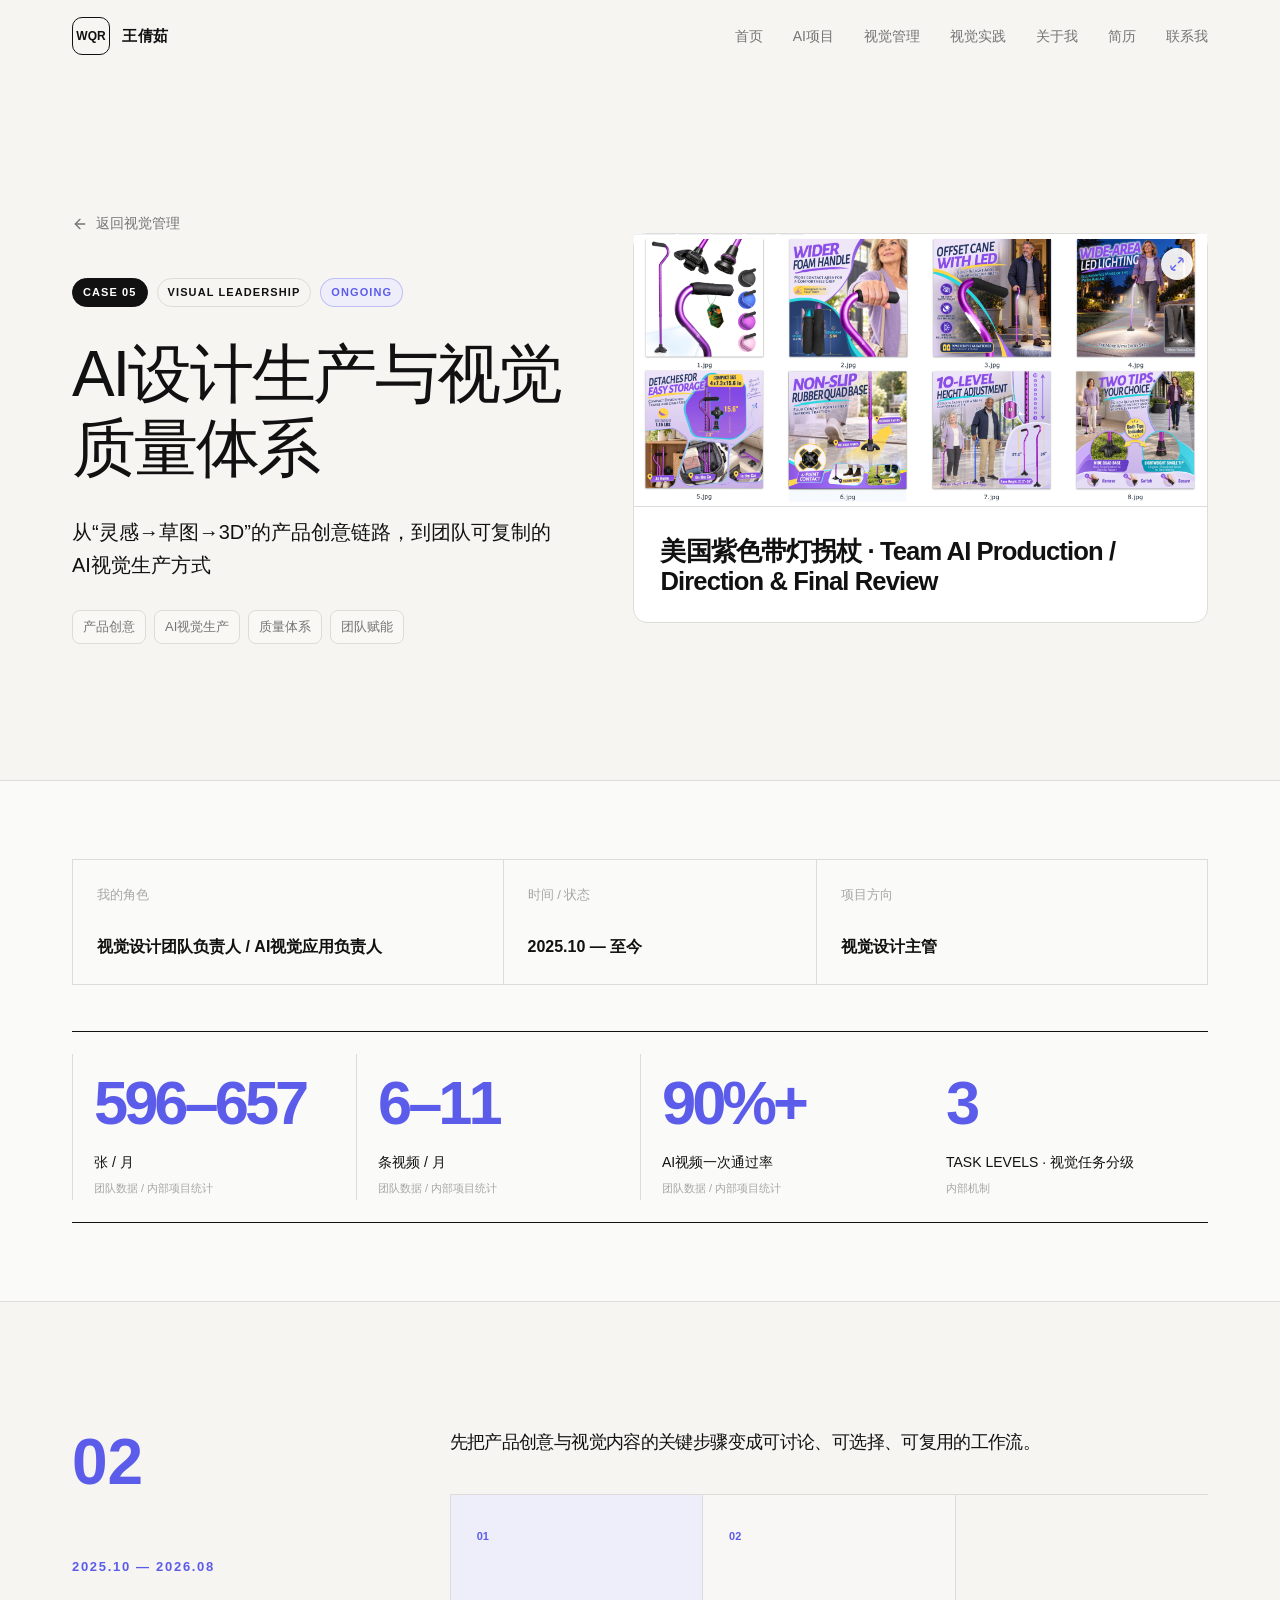
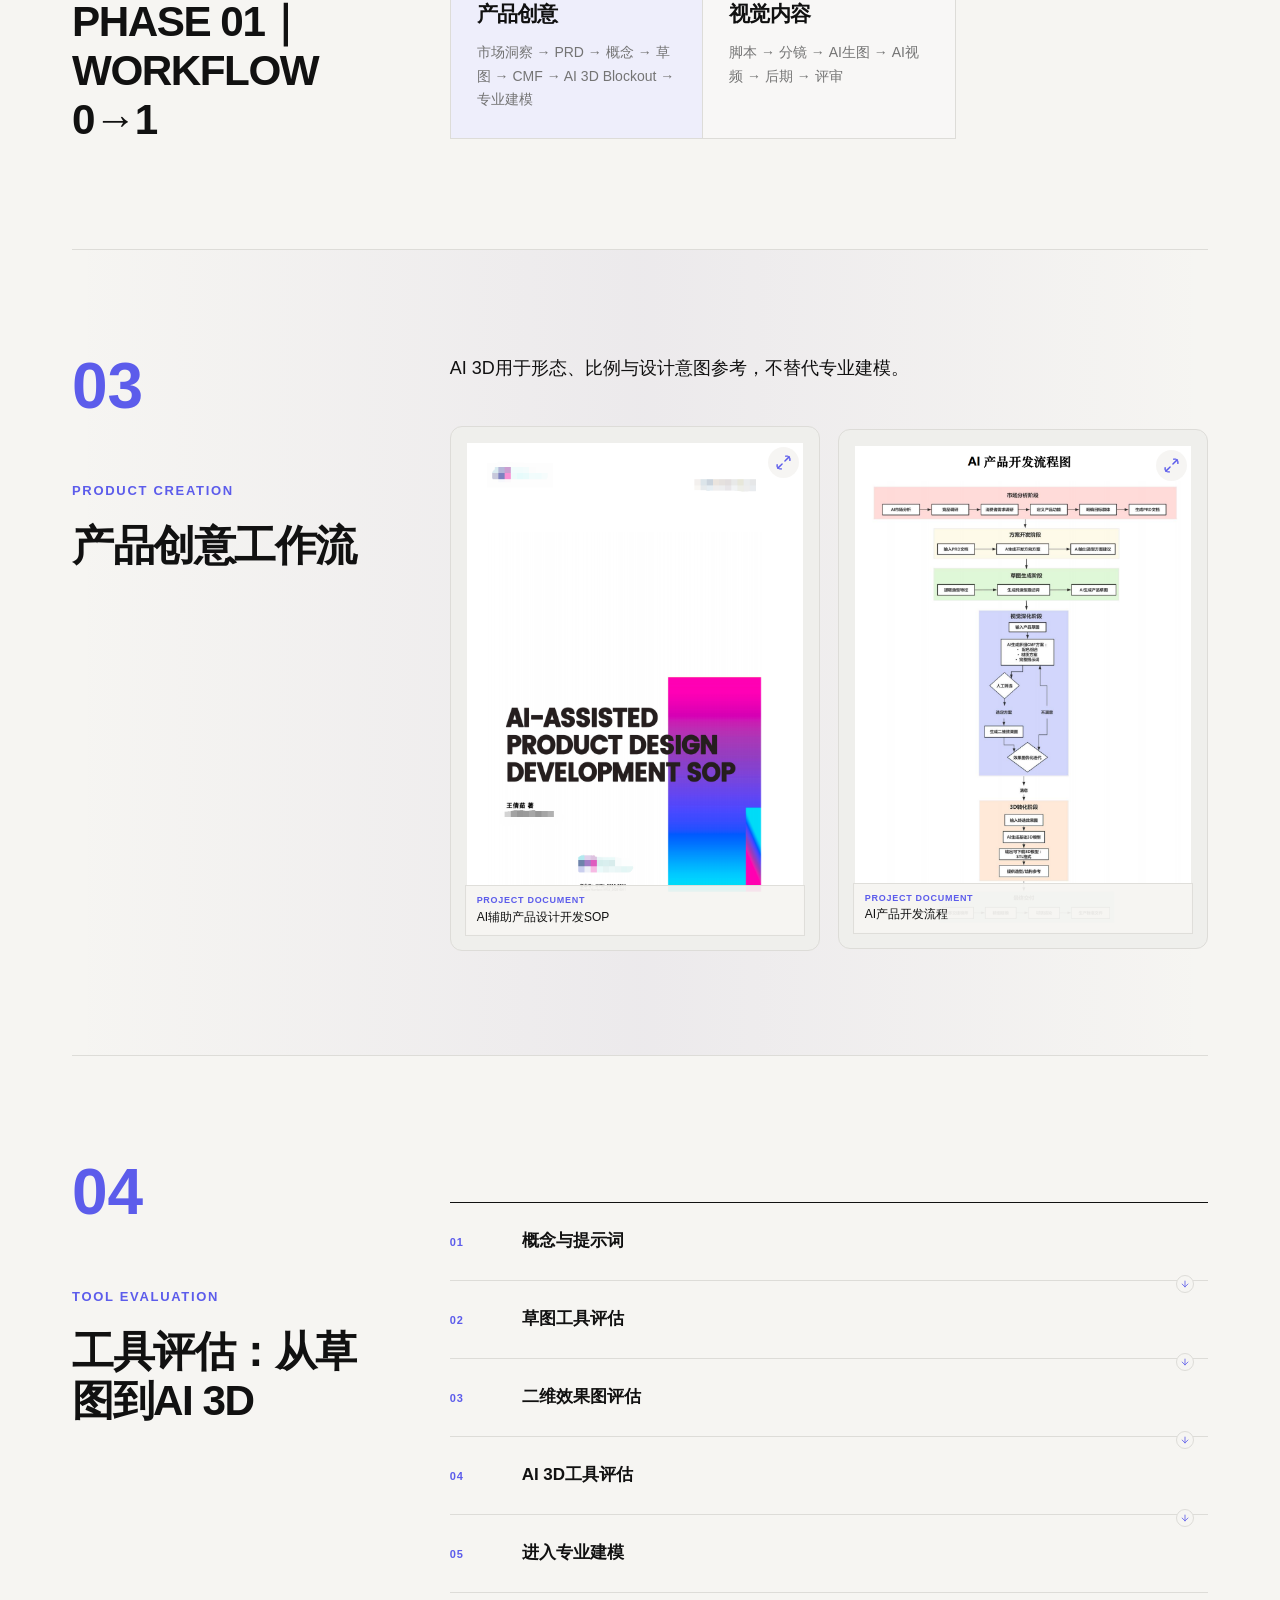
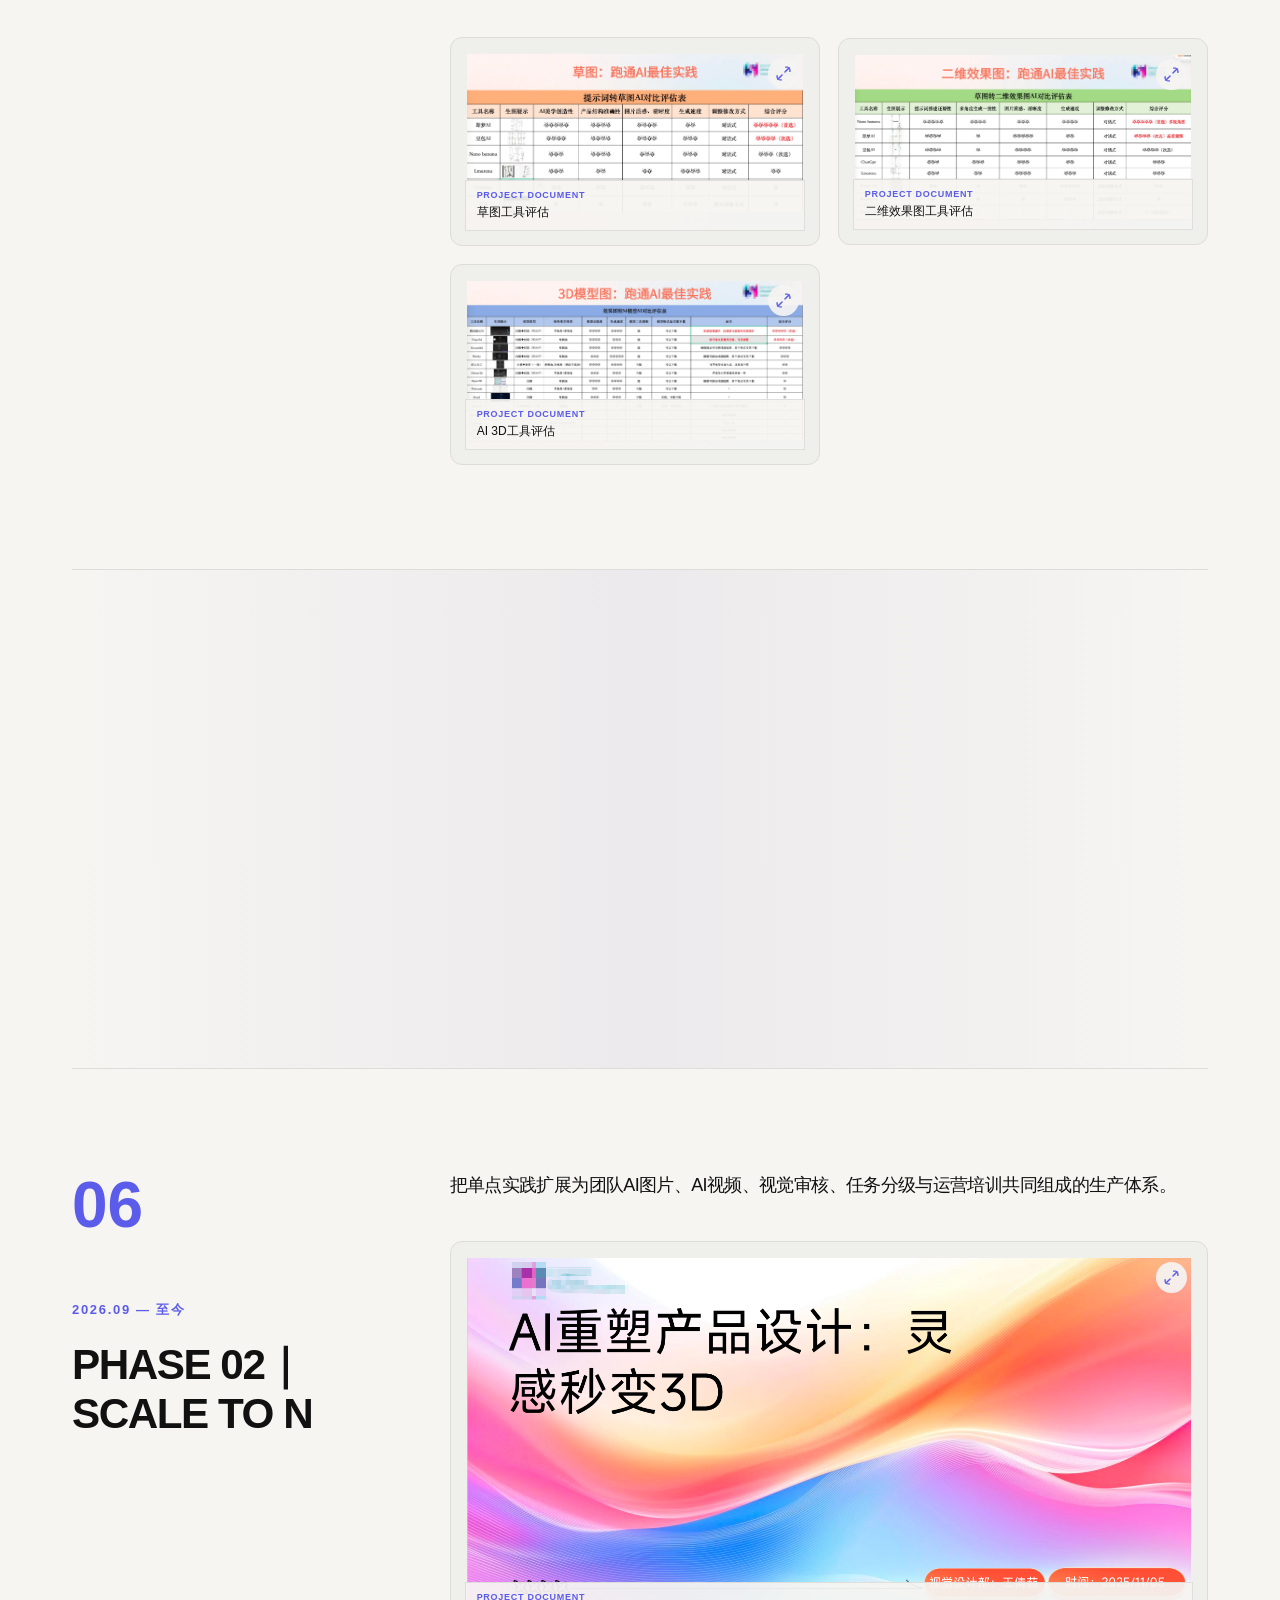
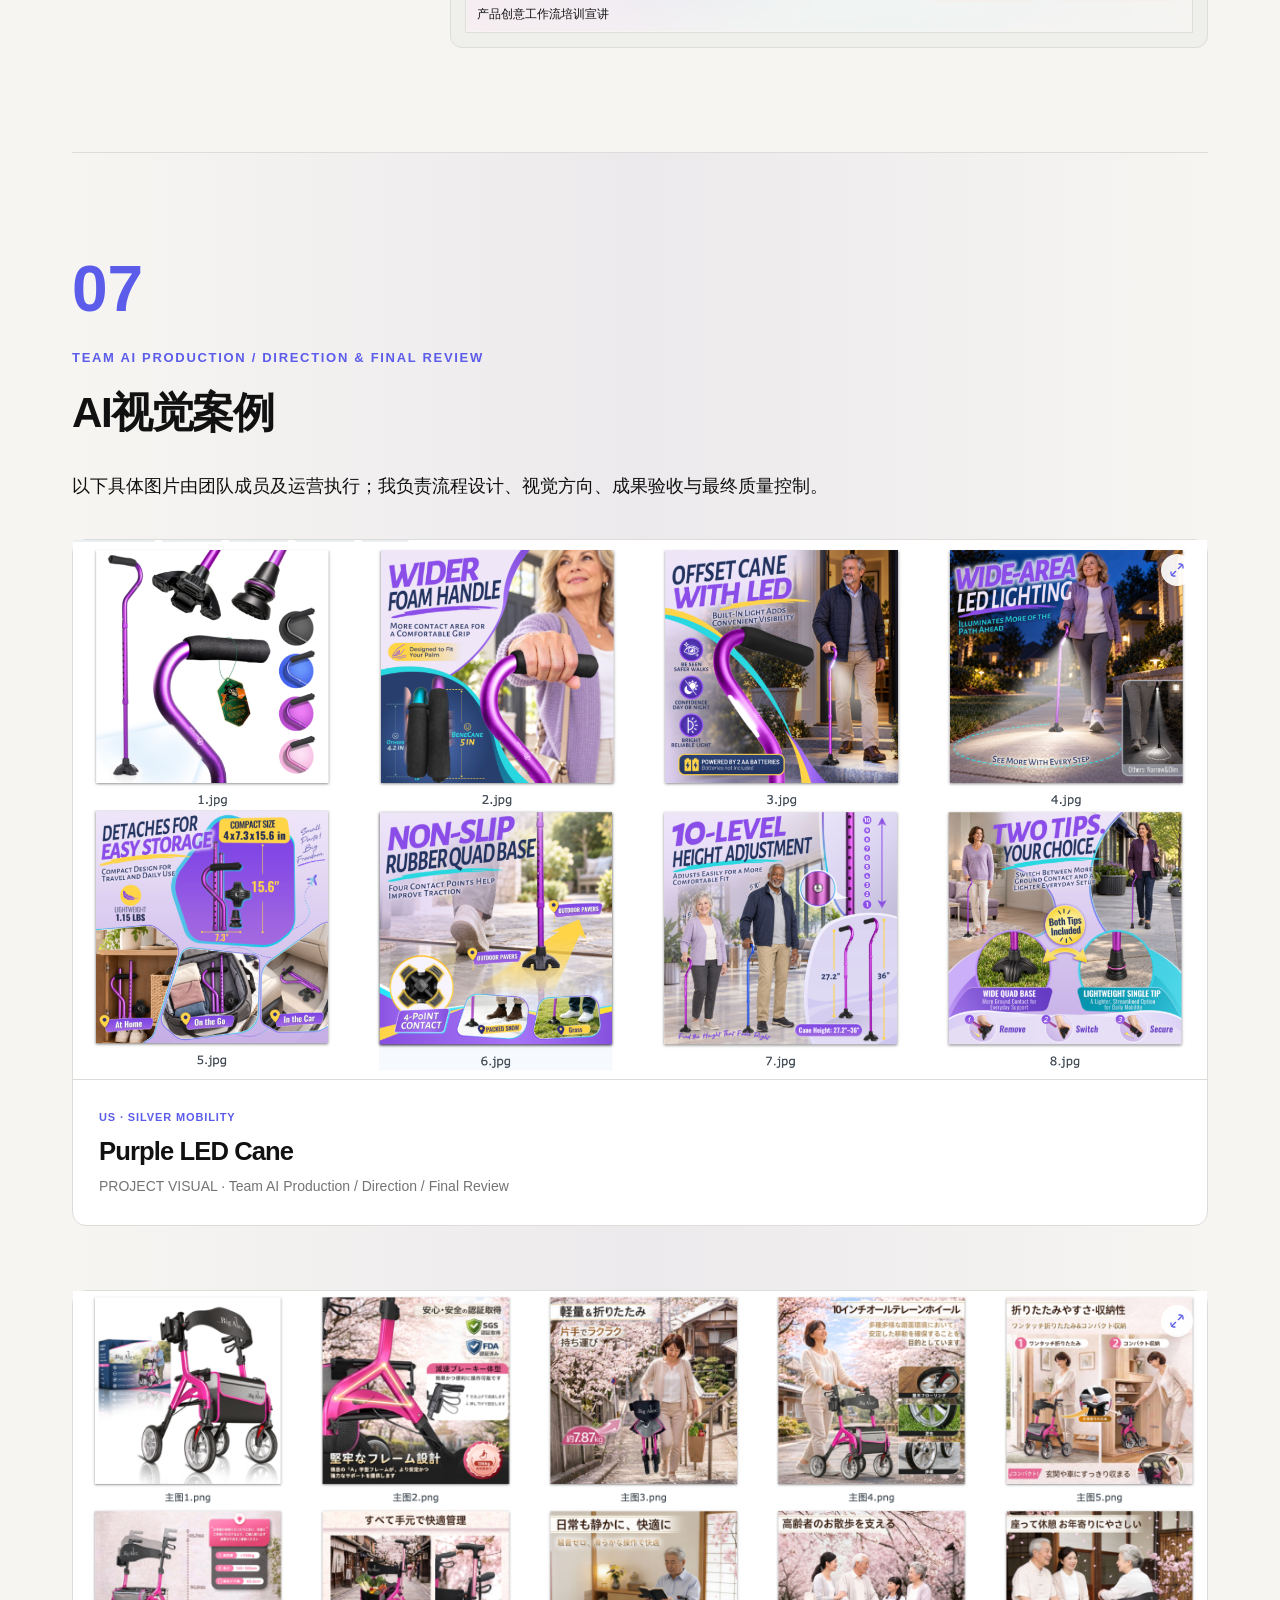
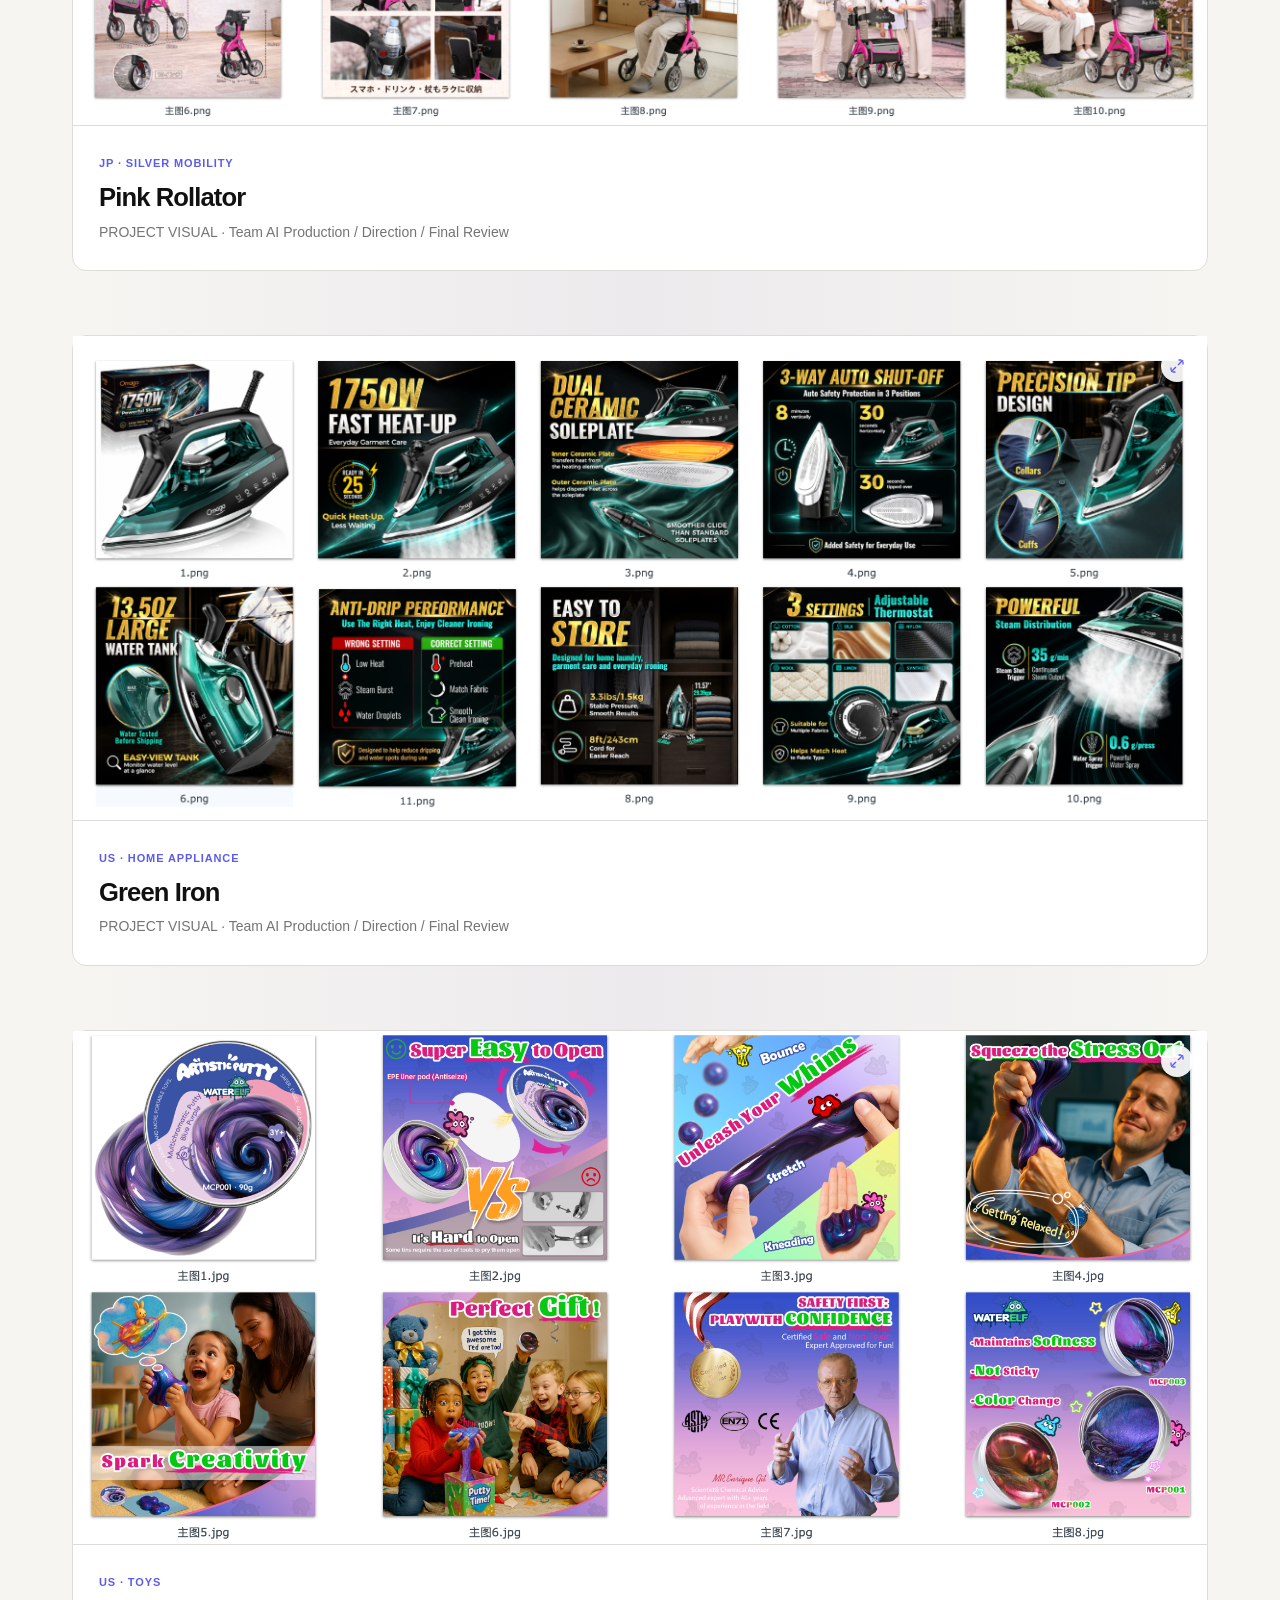
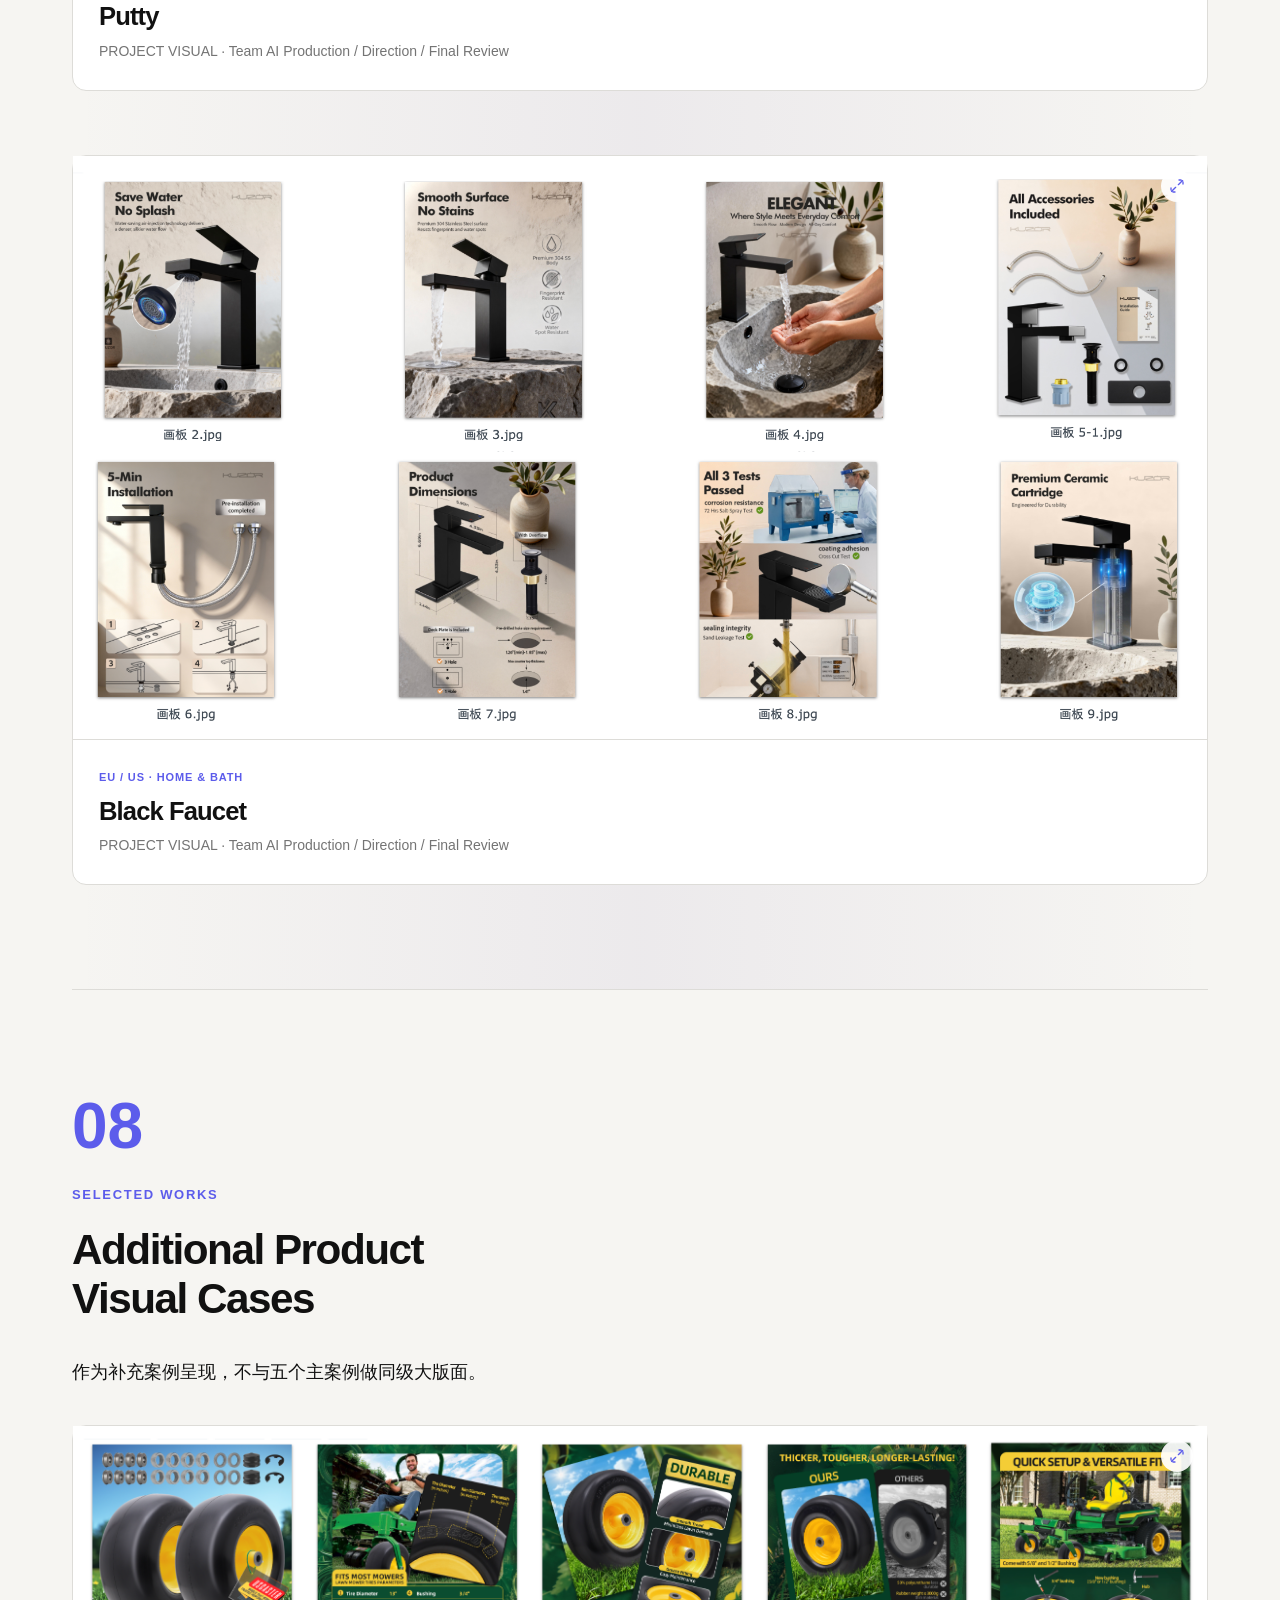
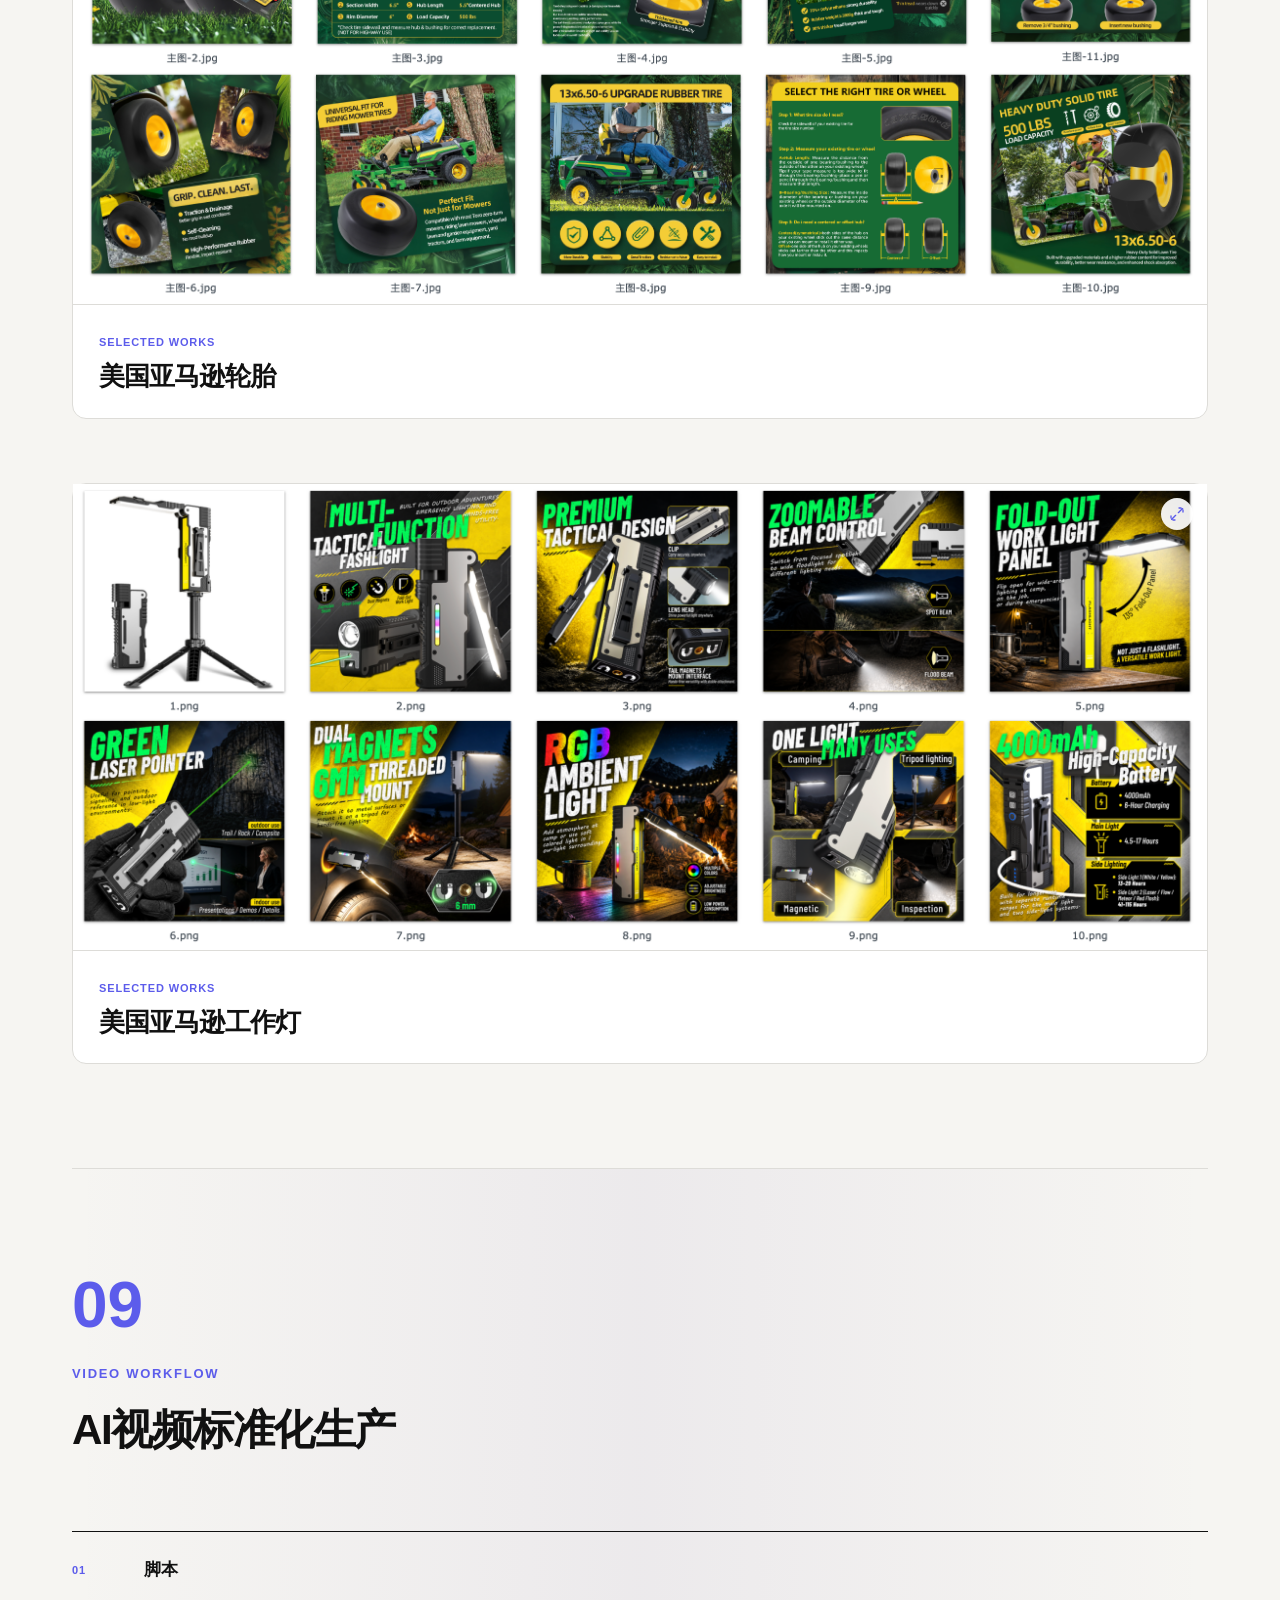
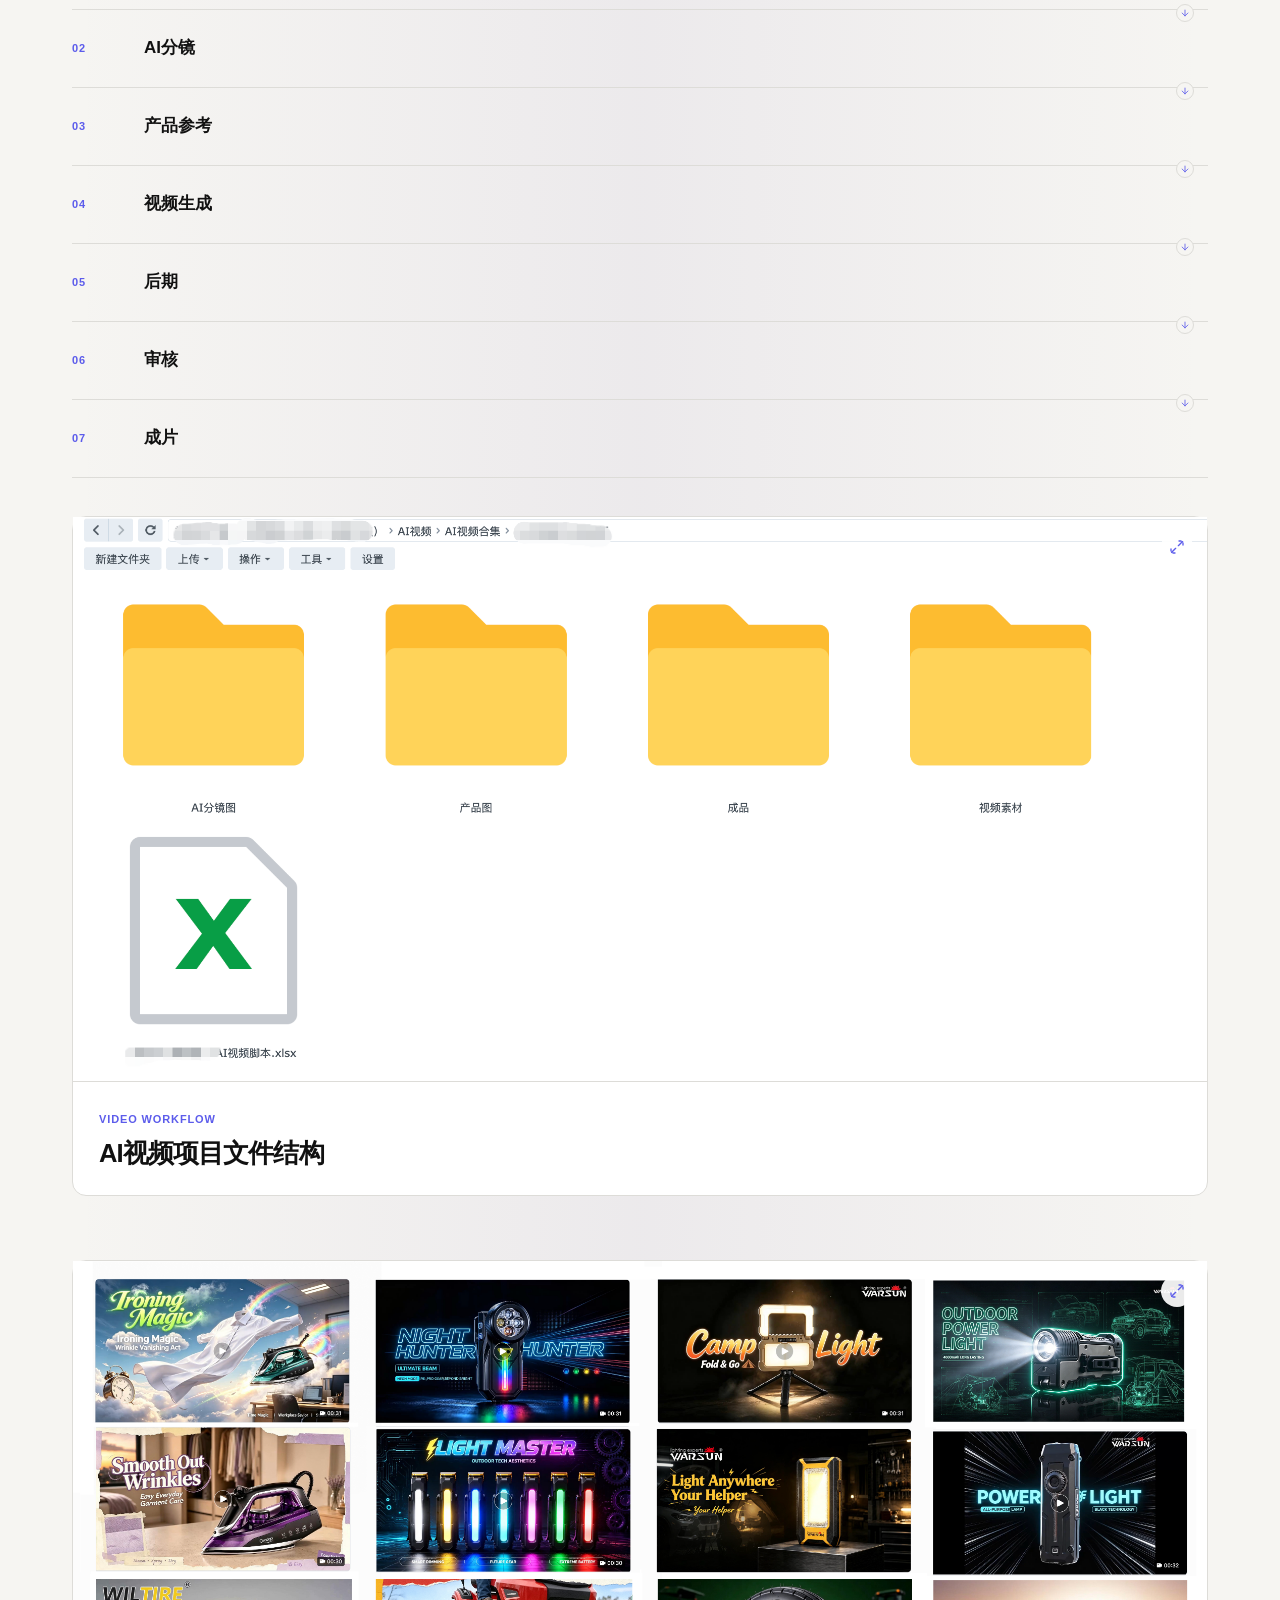
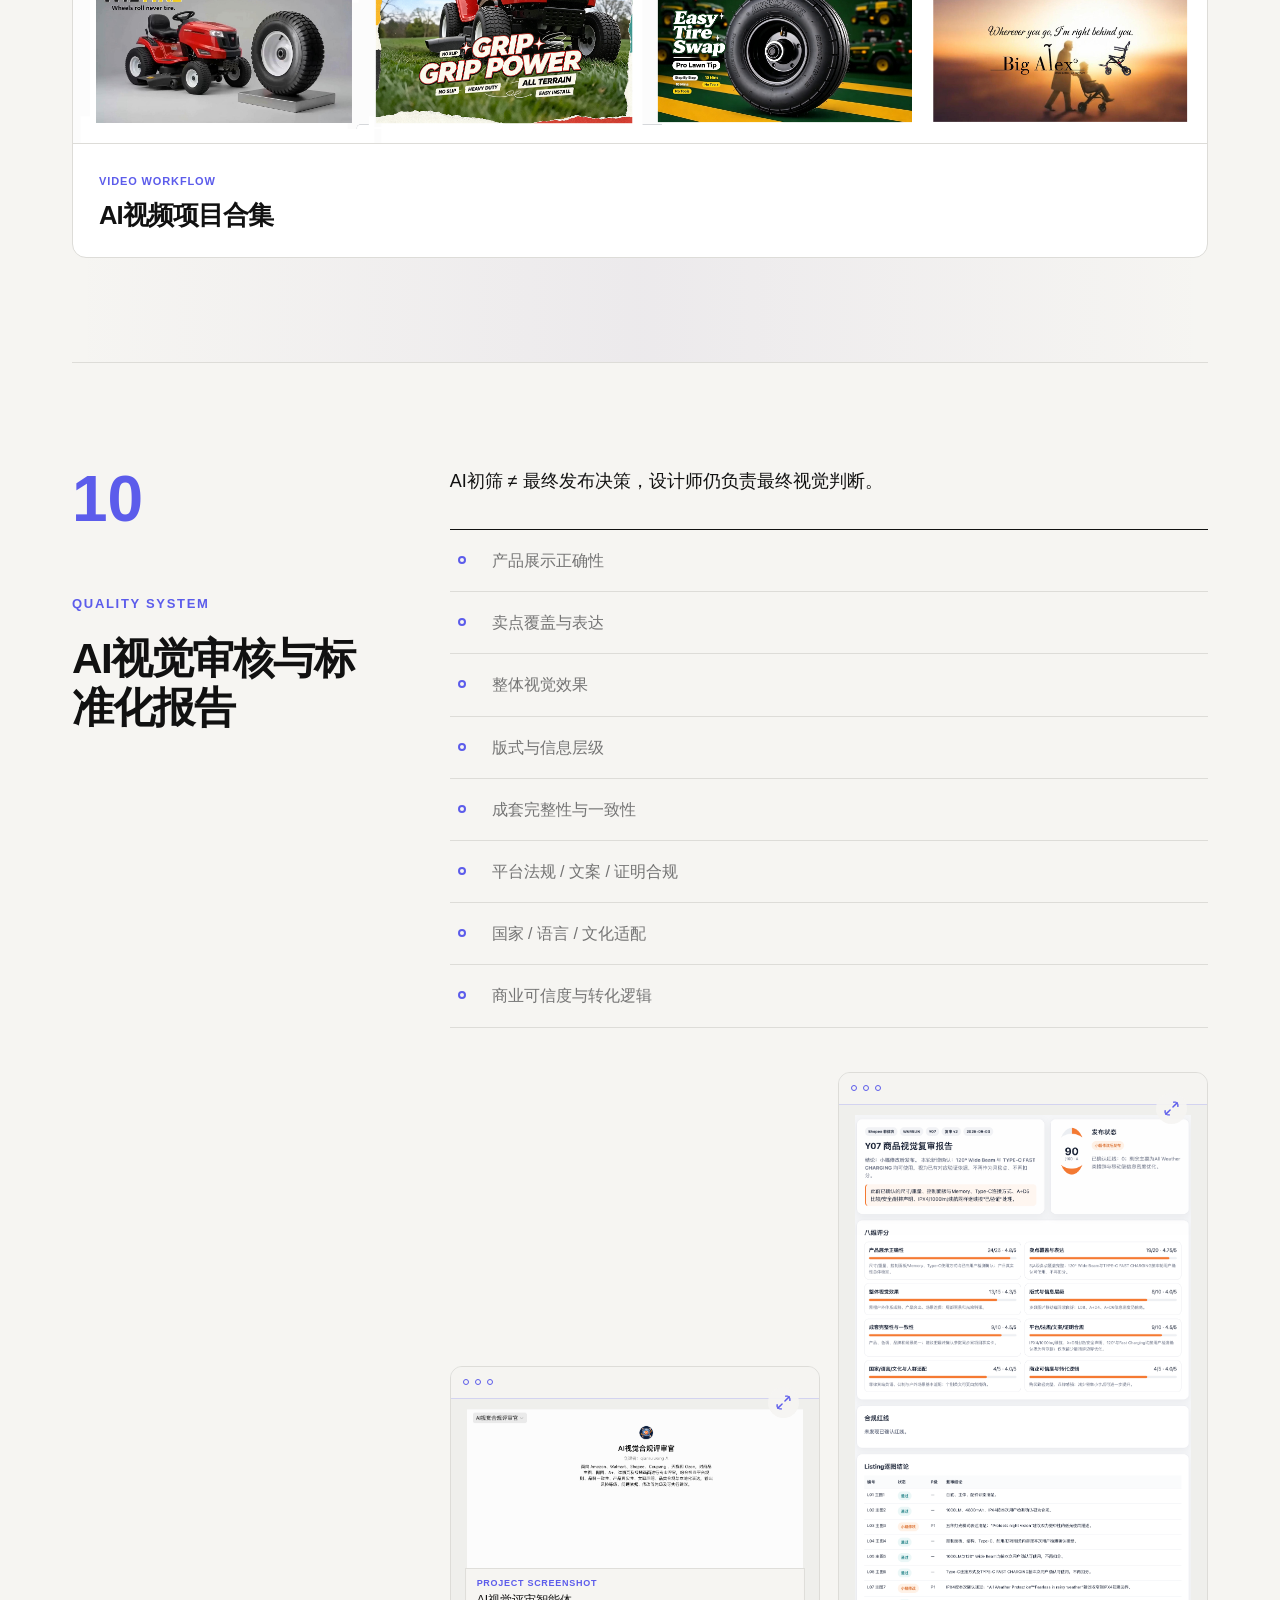
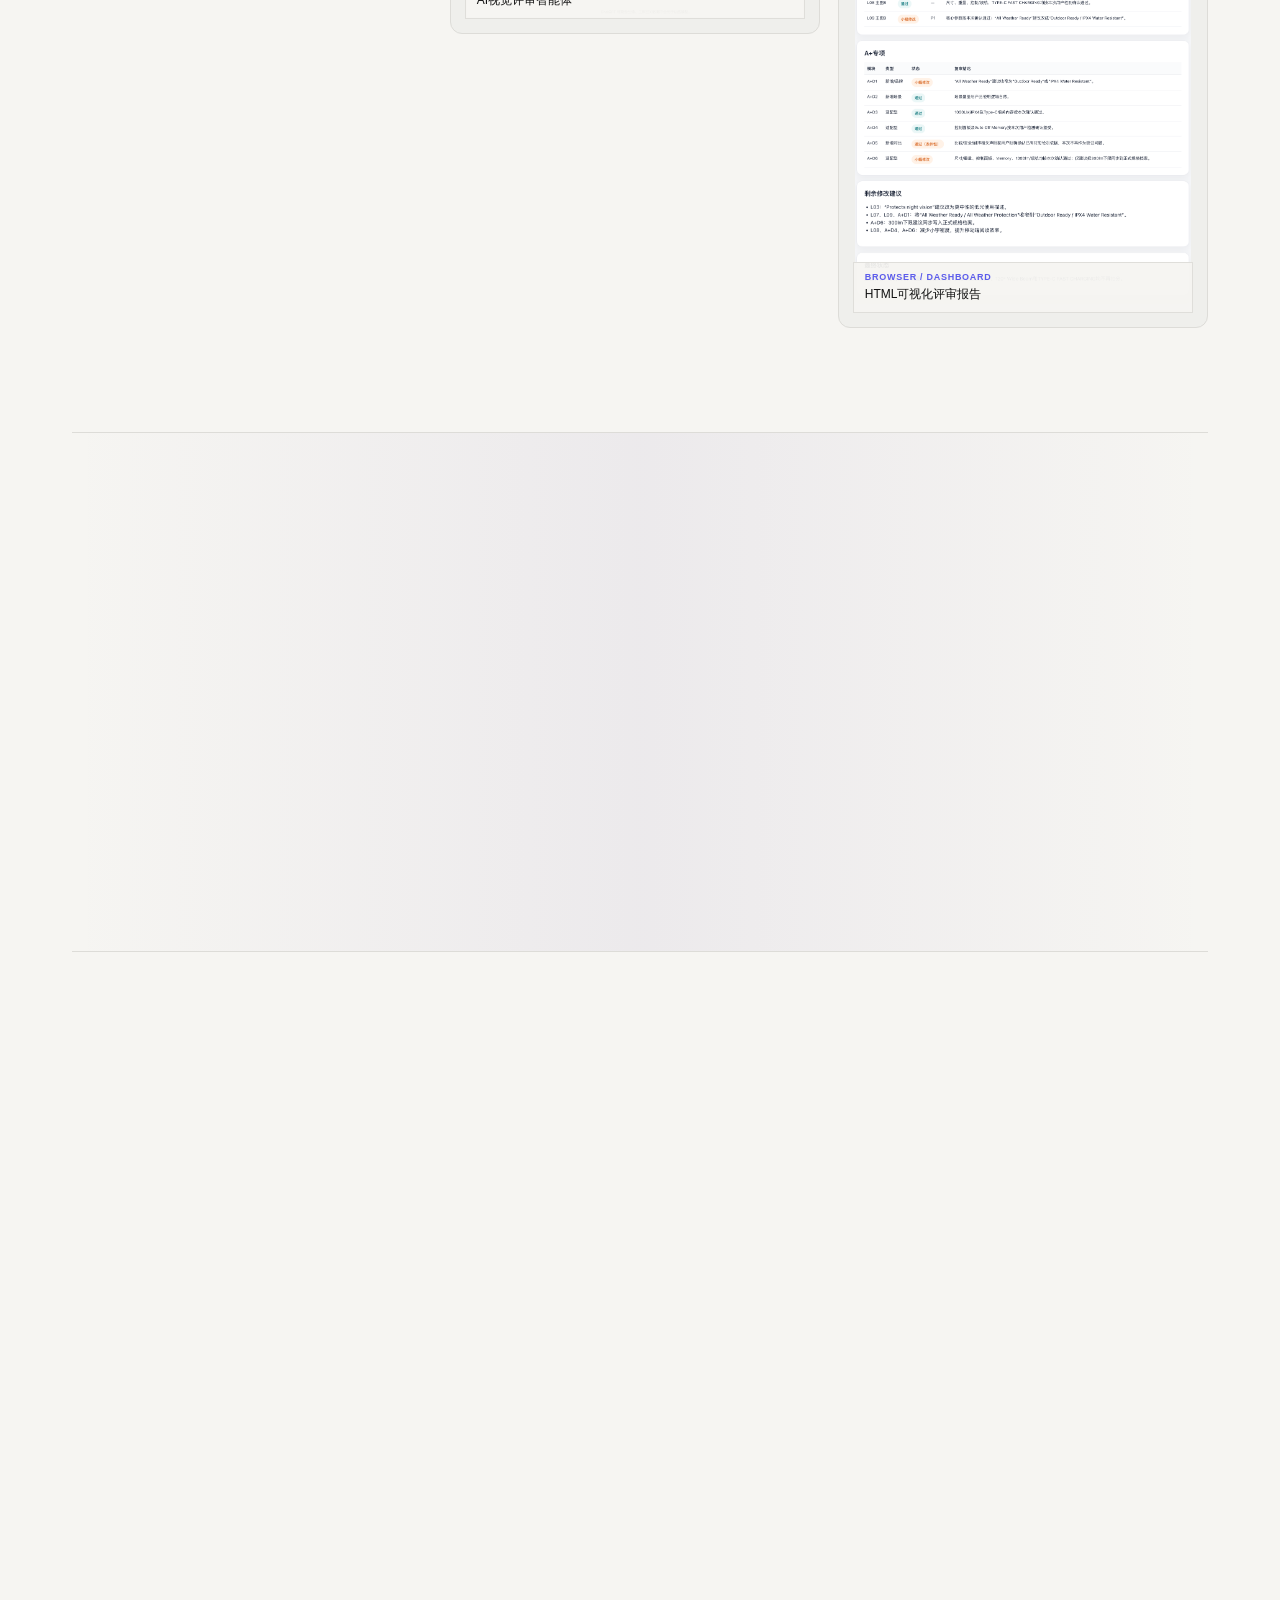
<file: projects/ai-visual-video/index.html>
<!DOCTYPE html><html lang="zh-CN"><head><meta charSet="utf-8"/><meta name="viewport" content="width=device-width, initial-scale=1"/><link rel="preload" as="image" href="/images/portfolio/case05/visual-production/case05-vp-01-us-purple-led-cane.png" fetchPriority="high"/><link rel="stylesheet" href="/_next/static/chunks/2fu8kl9dzmy-1.css" data-precedence="next"/><link rel="preload" as="script" fetchPriority="low" href="/_next/static/chunks/3__muui5h9rv7.js"/><script src="/_next/static/chunks/27-opqc9xg5w0.js" async=""></script><script src="/_next/static/chunks/219rqkmz9px26.js" async=""></script><script src="/_next/static/chunks/29pbeyprxkz70.js" async=""></script><script src="/_next/static/chunks/turbopack-2dl4k2-w7nwtn.js" async=""></script><script src="/_next/static/chunks/1s68bzxfwe3rn.js" async=""></script><script src="/_next/static/chunks/2-1_cdebd-u8p.js" async=""></script><script src="/_next/static/chunks/44ib_tj9liyi7.js" async=""></script><title>AI设计生产与视觉质量体系｜王倩茹作品集</title><meta name="description" content="从“灵感→草图→3D”的产品创意链路，到团队可复制的AI视觉生产方式"/><link rel="shortcut icon" href="/favicon.svg"/><link rel="icon" href="/favicon.svg"/><script src="/_next/static/chunks/0cz1d0mv5g_q7.js" noModule=""></script></head><body class="antialiased"><div hidden=""><!--$--><!--/$--></div><header class="site-header "><div class="shell header-inner"><a class="wordmark" href="/" aria-label="王倩茹作品集首页"><span>WQR</span><strong>王倩茹</strong></a><nav class="desktop-nav" aria-label="主导航"><a class="" href="/">首页</a><a class="" href="/ai-projects">AI项目</a><a class="" href="/visual-management">视觉管理</a><a class="" href="/visual-practice">视觉实践</a><a class="" href="/about">关于我</a><a class="" href="/resume">简历</a><a class="" href="/resume#contact">联系我</a></nav><button class="menu-button" type="button" aria-label="打开菜单" aria-expanded="false"><svg xmlns="http://www.w3.org/2000/svg" width="24" height="24" viewBox="0 0 24 24" fill="none" stroke="currentColor" stroke-width="2" stroke-linecap="round" stroke-linejoin="round" class="lucide lucide-menu" aria-hidden="true"><path d="M4 5h16"></path><path d="M4 12h16"></path><path d="M4 19h16"></path></svg></button></div></header><main class="case-study case-study--editorial"><section class="case-hero case-hero--formal shell section-pad"><div class="case-hero__copy" style="opacity:0;transform:translateY(20px)"><a class="back-link" href="/visual-management"><svg xmlns="http://www.w3.org/2000/svg" width="24" height="24" viewBox="0 0 24 24" fill="none" stroke="currentColor" stroke-width="2" stroke-linecap="round" stroke-linejoin="round" class="lucide lucide-arrow-left" aria-hidden="true"><path d="m12 19-7-7 7-7"></path><path d="M19 12H5"></path></svg> 返回<!-- -->视觉管理</a><div class="case-kicker"><span>CASE 05</span><span>VISUAL LEADERSHIP</span><strong>ONGOING</strong></div><h1>AI设计生产与视觉质量体系</h1><p class="case-subtitle">从“灵感→草图→3D”的产品创意链路，到团队可复制的AI视觉生产方式</p><div class="tag-row"><span class="tag">产品创意</span><span class="tag">AI视觉生产</span><span class="tag">质量体系</span><span class="tag">团队赋能</span></div></div><div class="case-hero__media" style="opacity:0;transform:translateY(20px)"><figure class="visual-project-board visual-project-board--hero"><button class="visual-project-board__trigger" type="button" aria-label="放大查看：美国紫色带灯拐杖 · Team AI Production / Direction &amp; Final Review" aria-haspopup="dialog" aria-expanded="false" data-state="closed" data-slot="dialog-trigger"><img src="/images/portfolio/case05/visual-production/case05-vp-01-us-purple-led-cane.png" alt="美国紫色带灯拐杖 · Team AI Production / Direction &amp; Final Review" loading="eager" fetchPriority="high"/><svg xmlns="http://www.w3.org/2000/svg" width="24" height="24" viewBox="0 0 24 24" fill="none" stroke="currentColor" stroke-width="2" stroke-linecap="round" stroke-linejoin="round" class="lucide lucide-maximize-2" aria-hidden="true"><path d="M15 3h6v6"></path><path d="m21 3-7 7"></path><path d="m3 21 7-7"></path><path d="M9 21H3v-6"></path></svg></button><figcaption class="visual-project-board__caption"><h3>美国紫色带灯拐杖 · Team AI Production / Direction &amp; Final Review</h3></figcaption></figure></div></section><section class="surface-section case-overview case-overview--formal"><div class="shell"><div class="case-meta-grid case-meta-grid--formal"><div><span>我的角色</span><strong>视觉设计团队负责人 / AI视觉应用负责人</strong></div><div><span>时间 / 状态</span><strong>2025.10 — 至今</strong></div><div><span>项目方向</span><strong>视觉设计主管</strong></div></div><div class="case-metrics case-metrics--4"><div><strong>596–657</strong><span>张 / 月</span><small>团队数据 / 内部项目统计</small></div><div><strong>6–11</strong><span>条视频 / 月</span><small>团队数据 / 内部项目统计</small></div><div><strong>90%+</strong><span>AI视频一次通过率</span><small>团队数据 / 内部项目统计</small></div><div><strong>3</strong><span>TASK LEVELS · 视觉任务分级</span><small>内部机制</small></div></div></div></section><div class="case-sections case-sections--formal shell"><section class="case-section case-section--formal case-section--editorial " id="phase-01"><div class="case-section__heading" style="opacity:0;transform:translateY(20px)"><span>02</span><p class="eyebrow">2025.10 — 2026.08</p><h2>PHASE 01｜WORKFLOW 0→1</h2></div><div class="case-section__body" style="opacity:0;transform:translateY(20px)"><p class="case-statement">先把产品创意与视觉内容的关键步骤变成可讨论、可选择、可复用的工作流。</p><div class="case-columns "><article class="is-accent"><span>01</span><h3>产品创意</h3><p>市场洞察 → PRD → 概念 → 草图 → CMF → AI 3D Blockout → 专业建模</p></article><article class=""><span>02</span><h3>视觉内容</h3><p>脚本 → 分镜 → AI生图 → AI视频 → 后期 → 评审</p></article></div></div></section><section class="case-section case-section--formal case-section--editorial " id="product-workflow"><div class="case-section__heading" style="opacity:0;transform:translateY(20px)"><span>03</span><p class="eyebrow">PRODUCT CREATION</p><h2>产品创意工作流</h2></div><div class="case-section__body" style="opacity:0;transform:translateY(20px)"><p class="case-lead">AI 3D用于形态、比例与设计意图参考，不替代专业建模。</p><div class="case-assets      "><button class="case-asset-trigger" type="button" aria-label="放大查看：AI辅助产品设计开发SOP" aria-haspopup="dialog" aria-expanded="false" data-state="closed" data-slot="dialog-trigger"><figure class="case-asset case-asset--real case-asset--4x5 case-asset--document  " data-asset-path="/images/portfolio/case05/product-creation/case05-pc-01-sop-cover.png" data-object-fit="contain"><img src="/images/portfolio/case05/product-creation/case05-pc-01-sop-cover.png" alt="AI辅助产品设计开发SOP" loading="lazy"/><svg xmlns="http://www.w3.org/2000/svg" width="24" height="24" viewBox="0 0 24 24" fill="none" stroke="currentColor" stroke-width="2" stroke-linecap="round" stroke-linejoin="round" class="lucide lucide-maximize-2 case-asset__expand" aria-hidden="true"><path d="M15 3h6v6"></path><path d="m21 3-7 7"></path><path d="m3 21 7-7"></path><path d="M9 21H3v-6"></path></svg><figcaption><span>PROJECT DOCUMENT</span>AI辅助产品设计开发SOP</figcaption></figure></button><button class="case-asset-trigger" type="button" aria-label="放大查看：AI产品开发流程" aria-haspopup="dialog" aria-expanded="false" data-state="closed" data-slot="dialog-trigger"><figure class="case-asset case-asset--real case-asset--4x5 case-asset--document  " data-asset-path="/images/portfolio/case05/product-creation/case05-pc-02-product-workflow.png" data-object-fit="contain"><img src="/images/portfolio/case05/product-creation/case05-pc-02-product-workflow.png" alt="AI产品开发流程" loading="lazy"/><svg xmlns="http://www.w3.org/2000/svg" width="24" height="24" viewBox="0 0 24 24" fill="none" stroke="currentColor" stroke-width="2" stroke-linecap="round" stroke-linejoin="round" class="lucide lucide-maximize-2 case-asset__expand" aria-hidden="true"><path d="M15 3h6v6"></path><path d="m21 3-7 7"></path><path d="m3 21 7-7"></path><path d="M9 21H3v-6"></path></svg><figcaption><span>PROJECT DOCUMENT</span>AI产品开发流程</figcaption></figure></button></div></div></section><section class="case-section case-section--formal case-section--editorial " id="tool-evaluation"><div class="case-section__heading" style="opacity:0;transform:translateY(20px)"><span>04</span><p class="eyebrow">TOOL EVALUATION</p><h2>工具评估：从草图到AI 3D</h2></div><div class="case-section__body" style="opacity:0;transform:translateY(20px)"><ol class="case-flow "><li><span>01</span><strong>概念与提示词</strong><svg xmlns="http://www.w3.org/2000/svg" width="24" height="24" viewBox="0 0 24 24" fill="none" stroke="currentColor" stroke-width="2" stroke-linecap="round" stroke-linejoin="round" class="lucide lucide-arrow-down" aria-hidden="true"><path d="M12 5v14"></path><path d="m19 12-7 7-7-7"></path></svg></li><li><span>02</span><strong>草图工具评估</strong><svg xmlns="http://www.w3.org/2000/svg" width="24" height="24" viewBox="0 0 24 24" fill="none" stroke="currentColor" stroke-width="2" stroke-linecap="round" stroke-linejoin="round" class="lucide lucide-arrow-down" aria-hidden="true"><path d="M12 5v14"></path><path d="m19 12-7 7-7-7"></path></svg></li><li><span>03</span><strong>二维效果图评估</strong><svg xmlns="http://www.w3.org/2000/svg" width="24" height="24" viewBox="0 0 24 24" fill="none" stroke="currentColor" stroke-width="2" stroke-linecap="round" stroke-linejoin="round" class="lucide lucide-arrow-down" aria-hidden="true"><path d="M12 5v14"></path><path d="m19 12-7 7-7-7"></path></svg></li><li><span>04</span><strong>AI 3D工具评估</strong><svg xmlns="http://www.w3.org/2000/svg" width="24" height="24" viewBox="0 0 24 24" fill="none" stroke="currentColor" stroke-width="2" stroke-linecap="round" stroke-linejoin="round" class="lucide lucide-arrow-down" aria-hidden="true"><path d="M12 5v14"></path><path d="m19 12-7 7-7-7"></path></svg></li><li><span>05</span><strong>进入专业建模</strong></li></ol><div class="case-assets      "><button class="case-asset-trigger" type="button" aria-label="放大查看：草图工具评估" aria-haspopup="dialog" aria-expanded="false" data-state="closed" data-slot="dialog-trigger"><figure class="case-asset case-asset--real case-asset--16x9 case-asset--document  " data-asset-path="/images/portfolio/case05/product-creation/case05-pc-03-tool-evaluation-sketch.png" data-object-fit="contain"><img src="/images/portfolio/case05/product-creation/case05-pc-03-tool-evaluation-sketch.png" alt="草图工具评估" loading="lazy"/><svg xmlns="http://www.w3.org/2000/svg" width="24" height="24" viewBox="0 0 24 24" fill="none" stroke="currentColor" stroke-width="2" stroke-linecap="round" stroke-linejoin="round" class="lucide lucide-maximize-2 case-asset__expand" aria-hidden="true"><path d="M15 3h6v6"></path><path d="m21 3-7 7"></path><path d="m3 21 7-7"></path><path d="M9 21H3v-6"></path></svg><figcaption><span>PROJECT DOCUMENT</span>草图工具评估</figcaption></figure></button><button class="case-asset-trigger" type="button" aria-label="放大查看：二维效果图工具评估" aria-haspopup="dialog" aria-expanded="false" data-state="closed" data-slot="dialog-trigger"><figure class="case-asset case-asset--real case-asset--16x9 case-asset--document  " data-asset-path="/images/portfolio/case05/product-creation/case05-pc-04-tool-evaluation-render.png" data-object-fit="contain"><img src="/images/portfolio/case05/product-creation/case05-pc-04-tool-evaluation-render.png" alt="二维效果图工具评估" loading="lazy"/><svg xmlns="http://www.w3.org/2000/svg" width="24" height="24" viewBox="0 0 24 24" fill="none" stroke="currentColor" stroke-width="2" stroke-linecap="round" stroke-linejoin="round" class="lucide lucide-maximize-2 case-asset__expand" aria-hidden="true"><path d="M15 3h6v6"></path><path d="m21 3-7 7"></path><path d="m3 21 7-7"></path><path d="M9 21H3v-6"></path></svg><figcaption><span>PROJECT DOCUMENT</span>二维效果图工具评估</figcaption></figure></button><button class="case-asset-trigger" type="button" aria-label="放大查看：AI 3D工具评估" aria-haspopup="dialog" aria-expanded="false" data-state="closed" data-slot="dialog-trigger"><figure class="case-asset case-asset--real case-asset--16x9 case-asset--document  " data-asset-path="/images/portfolio/case05/product-creation/case05-pc-05-tool-evaluation-3d.png" data-object-fit="contain"><img src="/images/portfolio/case05/product-creation/case05-pc-05-tool-evaluation-3d.png" alt="AI 3D工具评估" loading="lazy"/><svg xmlns="http://www.w3.org/2000/svg" width="24" height="24" viewBox="0 0 24 24" fill="none" stroke="currentColor" stroke-width="2" stroke-linecap="round" stroke-linejoin="round" class="lucide lucide-maximize-2 case-asset__expand" aria-hidden="true"><path d="M15 3h6v6"></path><path d="m21 3-7 7"></path><path d="m3 21 7-7"></path><path d="M9 21H3v-6"></path></svg><figcaption><span>PROJECT DOCUMENT</span>AI 3D工具评估</figcaption></figure></button></div></div></section><section class="case-section case-section--formal case-section--editorial " id="creation-cases"><div class="case-section__heading" style="opacity:0;transform:translateY(20px)"><span>05</span><p class="eyebrow">SKETCH → CMF RENDER → AI 3D BLOCKOUT</p><h2>两条完整创意链路</h2></div><div class="case-section__body" style="opacity:0;transform:translateY(20px)"><p class="case-lead">S-Wave与Temporal Rift各保留一张完整流程截图，呈现从概念到形态参考的连续证据。</p><div class="case-assets      "><button class="case-asset-trigger" type="button" aria-label="放大查看：S-Wave完整流程" aria-haspopup="dialog" aria-expanded="false" data-state="closed" data-slot="dialog-trigger"><figure class="case-asset case-asset--real case-asset--16x9 case-asset--visual  " data-asset-path="/images/portfolio/case05/product-creation/case05-pc-06-swave-process.png" data-object-fit="contain"><img src="/images/portfolio/case05/product-creation/case05-pc-06-swave-process.png" alt="S-Wave完整流程" loading="lazy"/><svg xmlns="http://www.w3.org/2000/svg" width="24" height="24" viewBox="0 0 24 24" fill="none" stroke="currentColor" stroke-width="2" stroke-linecap="round" stroke-linejoin="round" class="lucide lucide-maximize-2 case-asset__expand" aria-hidden="true"><path d="M15 3h6v6"></path><path d="m21 3-7 7"></path><path d="m3 21 7-7"></path><path d="M9 21H3v-6"></path></svg><figcaption><span>REAL PROJECT IMAGE</span>S-Wave完整流程</figcaption></figure></button><button class="case-asset-trigger" type="button" aria-label="放大查看：Temporal Rift完整流程" aria-haspopup="dialog" aria-expanded="false" data-state="closed" data-slot="dialog-trigger"><figure class="case-asset case-asset--real case-asset--16x9 case-asset--visual  " data-asset-path="/images/portfolio/case05/product-creation/case05-pc-07-rift-process.png" data-object-fit="contain"><img src="/images/portfolio/case05/product-creation/case05-pc-07-rift-process.png" alt="Temporal Rift完整流程" loading="lazy"/><svg xmlns="http://www.w3.org/2000/svg" width="24" height="24" viewBox="0 0 24 24" fill="none" stroke="currentColor" stroke-width="2" stroke-linecap="round" stroke-linejoin="round" class="lucide lucide-maximize-2 case-asset__expand" aria-hidden="true"><path d="M15 3h6v6"></path><path d="m21 3-7 7"></path><path d="m3 21 7-7"></path><path d="M9 21H3v-6"></path></svg><figcaption><span>REAL PROJECT IMAGE</span>Temporal Rift完整流程</figcaption></figure></button></div></div></section><section class="case-section case-section--formal case-section--editorial " id="phase-02"><div class="case-section__heading" style="opacity:0;transform:translateY(20px)"><span>06</span><p class="eyebrow">2026.09 — 至今</p><h2>PHASE 02｜SCALE TO N</h2></div><div class="case-section__body" style="opacity:0;transform:translateY(20px)"><p class="case-statement">把单点实践扩展为团队AI图片、AI视频、视觉审核、任务分级与运营培训共同组成的生产体系。</p><div class="case-assets  case-assets--single    "><button class="case-asset-trigger" type="button" aria-label="放大查看：产品创意工作流培训宣讲" aria-haspopup="dialog" aria-expanded="false" data-state="closed" data-slot="dialog-trigger"><figure class="case-asset case-asset--real case-asset--16x9 case-asset--document  " data-asset-path="/images/portfolio/case05/product-creation/case05-pc-08-training-deck.png" data-object-fit="contain"><img src="/images/portfolio/case05/product-creation/case05-pc-08-training-deck.png" alt="产品创意工作流培训宣讲" loading="lazy"/><svg xmlns="http://www.w3.org/2000/svg" width="24" height="24" viewBox="0 0 24 24" fill="none" stroke="currentColor" stroke-width="2" stroke-linecap="round" stroke-linejoin="round" class="lucide lucide-maximize-2 case-asset__expand" aria-hidden="true"><path d="M15 3h6v6"></path><path d="m21 3-7 7"></path><path d="m3 21 7-7"></path><path d="M9 21H3v-6"></path></svg><figcaption><span>PROJECT DOCUMENT</span>产品创意工作流培训宣讲</figcaption></figure></button></div></div></section><section class="case-section case-section--formal case-section--editorial case-section--board-gallery" id="visual-production"><div class="case-section__heading" style="opacity:0;transform:translateY(20px)"><span>07</span><p class="eyebrow">TEAM AI PRODUCTION / DIRECTION &amp; FINAL REVIEW</p><h2>AI视觉案例</h2></div><div class="case-section__body" style="opacity:0;transform:translateY(20px)"><p class="case-lead">以下具体图片由团队成员及运营执行；我负责流程设计、视觉方向、成果验收与最终质量控制。</p><div class="case-assets     case-assets--visual-boards "><figure class="visual-project-board visual-project-board--full"><button class="visual-project-board__trigger" type="button" aria-label="放大查看：Purple LED Cane" aria-haspopup="dialog" aria-expanded="false" data-state="closed" data-slot="dialog-trigger"><img src="/images/portfolio/case05/visual-production/case05-vp-01-us-purple-led-cane.png" alt="Purple LED Cane" loading="lazy"/><svg xmlns="http://www.w3.org/2000/svg" width="24" height="24" viewBox="0 0 24 24" fill="none" stroke="currentColor" stroke-width="2" stroke-linecap="round" stroke-linejoin="round" class="lucide lucide-maximize-2" aria-hidden="true"><path d="M15 3h6v6"></path><path d="m21 3-7 7"></path><path d="m3 21 7-7"></path><path d="M9 21H3v-6"></path></svg></button><figcaption class="visual-project-board__caption"><span>US · SILVER MOBILITY</span><h3>Purple LED Cane</h3><p>PROJECT VISUAL · Team AI Production / Direction / Final Review</p></figcaption></figure><figure class="visual-project-board visual-project-board--full"><button class="visual-project-board__trigger" type="button" aria-label="放大查看：Pink Rollator" aria-haspopup="dialog" aria-expanded="false" data-state="closed" data-slot="dialog-trigger"><img src="/images/portfolio/case05/visual-production/case05-vp-02-jp-pink-rollator.png" alt="Pink Rollator" loading="lazy"/><svg xmlns="http://www.w3.org/2000/svg" width="24" height="24" viewBox="0 0 24 24" fill="none" stroke="currentColor" stroke-width="2" stroke-linecap="round" stroke-linejoin="round" class="lucide lucide-maximize-2" aria-hidden="true"><path d="M15 3h6v6"></path><path d="m21 3-7 7"></path><path d="m3 21 7-7"></path><path d="M9 21H3v-6"></path></svg></button><figcaption class="visual-project-board__caption"><span>JP · SILVER MOBILITY</span><h3>Pink Rollator</h3><p>PROJECT VISUAL · Team AI Production / Direction / Final Review</p></figcaption></figure><figure class="visual-project-board visual-project-board--full"><button class="visual-project-board__trigger" type="button" aria-label="放大查看：Green Iron" aria-haspopup="dialog" aria-expanded="false" data-state="closed" data-slot="dialog-trigger"><img src="/images/portfolio/case05/visual-production/case05-vp-03-us-green-iron.png" alt="Green Iron" loading="lazy"/><svg xmlns="http://www.w3.org/2000/svg" width="24" height="24" viewBox="0 0 24 24" fill="none" stroke="currentColor" stroke-width="2" stroke-linecap="round" stroke-linejoin="round" class="lucide lucide-maximize-2" aria-hidden="true"><path d="M15 3h6v6"></path><path d="m21 3-7 7"></path><path d="m3 21 7-7"></path><path d="M9 21H3v-6"></path></svg></button><figcaption class="visual-project-board__caption"><span>US · HOME APPLIANCE</span><h3>Green Iron</h3><p>PROJECT VISUAL · Team AI Production / Direction / Final Review</p></figcaption></figure><figure class="visual-project-board visual-project-board--full"><button class="visual-project-board__trigger" type="button" aria-label="放大查看：Putty" aria-haspopup="dialog" aria-expanded="false" data-state="closed" data-slot="dialog-trigger"><img src="/images/portfolio/case05/visual-production/case05-vp-04-us-putty.png" alt="Putty" loading="lazy"/><svg xmlns="http://www.w3.org/2000/svg" width="24" height="24" viewBox="0 0 24 24" fill="none" stroke="currentColor" stroke-width="2" stroke-linecap="round" stroke-linejoin="round" class="lucide lucide-maximize-2" aria-hidden="true"><path d="M15 3h6v6"></path><path d="m21 3-7 7"></path><path d="m3 21 7-7"></path><path d="M9 21H3v-6"></path></svg></button><figcaption class="visual-project-board__caption"><span>US · TOYS</span><h3>Putty</h3><p>PROJECT VISUAL · Team AI Production / Direction / Final Review</p></figcaption></figure><figure class="visual-project-board visual-project-board--full"><button class="visual-project-board__trigger" type="button" aria-label="放大查看：Black Faucet" aria-haspopup="dialog" aria-expanded="false" data-state="closed" data-slot="dialog-trigger"><img src="/images/portfolio/case05/visual-production/case05-vp-05-eu-us-black-faucet.png" alt="Black Faucet" loading="lazy"/><svg xmlns="http://www.w3.org/2000/svg" width="24" height="24" viewBox="0 0 24 24" fill="none" stroke="currentColor" stroke-width="2" stroke-linecap="round" stroke-linejoin="round" class="lucide lucide-maximize-2" aria-hidden="true"><path d="M15 3h6v6"></path><path d="m21 3-7 7"></path><path d="m3 21 7-7"></path><path d="M9 21H3v-6"></path></svg></button><figcaption class="visual-project-board__caption"><span>EU / US · HOME &amp; BATH</span><h3>Black Faucet</h3><p>PROJECT VISUAL · Team AI Production / Direction / Final Review</p></figcaption></figure></div></div></section><section class="case-section case-section--formal case-section--editorial case-section--board-gallery" id="additional-visuals"><div class="case-section__heading" style="opacity:0;transform:translateY(20px)"><span>08</span><p class="eyebrow">SELECTED WORKS</p><h2>Additional Product Visual Cases</h2></div><div class="case-section__body" style="opacity:0;transform:translateY(20px)"><p class="case-lead">作为补充案例呈现，不与五个主案例做同级大版面。</p><div class="case-assets     case-assets--visual-boards "><figure class="visual-project-board visual-project-board--full"><button class="visual-project-board__trigger" type="button" aria-label="放大查看：美国亚马逊轮胎" aria-haspopup="dialog" aria-expanded="false" data-state="closed" data-slot="dialog-trigger"><img src="/images/portfolio/case05/visual-production/case05-vp-06-us-tire.png" alt="美国亚马逊轮胎" loading="lazy"/><svg xmlns="http://www.w3.org/2000/svg" width="24" height="24" viewBox="0 0 24 24" fill="none" stroke="currentColor" stroke-width="2" stroke-linecap="round" stroke-linejoin="round" class="lucide lucide-maximize-2" aria-hidden="true"><path d="M15 3h6v6"></path><path d="m21 3-7 7"></path><path d="m3 21 7-7"></path><path d="M9 21H3v-6"></path></svg></button><figcaption class="visual-project-board__caption"><span>SELECTED WORKS</span><h3>美国亚马逊轮胎</h3></figcaption></figure><figure class="visual-project-board visual-project-board--full"><button class="visual-project-board__trigger" type="button" aria-label="放大查看：美国亚马逊工作灯" aria-haspopup="dialog" aria-expanded="false" data-state="closed" data-slot="dialog-trigger"><img src="/images/portfolio/case05/visual-production/case05-vp-07-us-work-light.png" alt="美国亚马逊工作灯" loading="lazy"/><svg xmlns="http://www.w3.org/2000/svg" width="24" height="24" viewBox="0 0 24 24" fill="none" stroke="currentColor" stroke-width="2" stroke-linecap="round" stroke-linejoin="round" class="lucide lucide-maximize-2" aria-hidden="true"><path d="M15 3h6v6"></path><path d="m21 3-7 7"></path><path d="m3 21 7-7"></path><path d="M9 21H3v-6"></path></svg></button><figcaption class="visual-project-board__caption"><span>SELECTED WORKS</span><h3>美国亚马逊工作灯</h3></figcaption></figure></div></div></section><section class="case-section case-section--formal case-section--editorial case-section--board-gallery" id="video"><div class="case-section__heading" style="opacity:0;transform:translateY(20px)"><span>09</span><p class="eyebrow">VIDEO WORKFLOW</p><h2>AI视频标准化生产</h2></div><div class="case-section__body" style="opacity:0;transform:translateY(20px)"><ol class="case-flow "><li><span>01</span><strong>脚本</strong><svg xmlns="http://www.w3.org/2000/svg" width="24" height="24" viewBox="0 0 24 24" fill="none" stroke="currentColor" stroke-width="2" stroke-linecap="round" stroke-linejoin="round" class="lucide lucide-arrow-down" aria-hidden="true"><path d="M12 5v14"></path><path d="m19 12-7 7-7-7"></path></svg></li><li><span>02</span><strong>AI分镜</strong><svg xmlns="http://www.w3.org/2000/svg" width="24" height="24" viewBox="0 0 24 24" fill="none" stroke="currentColor" stroke-width="2" stroke-linecap="round" stroke-linejoin="round" class="lucide lucide-arrow-down" aria-hidden="true"><path d="M12 5v14"></path><path d="m19 12-7 7-7-7"></path></svg></li><li><span>03</span><strong>产品参考</strong><svg xmlns="http://www.w3.org/2000/svg" width="24" height="24" viewBox="0 0 24 24" fill="none" stroke="currentColor" stroke-width="2" stroke-linecap="round" stroke-linejoin="round" class="lucide lucide-arrow-down" aria-hidden="true"><path d="M12 5v14"></path><path d="m19 12-7 7-7-7"></path></svg></li><li><span>04</span><strong>视频生成</strong><svg xmlns="http://www.w3.org/2000/svg" width="24" height="24" viewBox="0 0 24 24" fill="none" stroke="currentColor" stroke-width="2" stroke-linecap="round" stroke-linejoin="round" class="lucide lucide-arrow-down" aria-hidden="true"><path d="M12 5v14"></path><path d="m19 12-7 7-7-7"></path></svg></li><li><span>05</span><strong>后期</strong><svg xmlns="http://www.w3.org/2000/svg" width="24" height="24" viewBox="0 0 24 24" fill="none" stroke="currentColor" stroke-width="2" stroke-linecap="round" stroke-linejoin="round" class="lucide lucide-arrow-down" aria-hidden="true"><path d="M12 5v14"></path><path d="m19 12-7 7-7-7"></path></svg></li><li><span>06</span><strong>审核</strong><svg xmlns="http://www.w3.org/2000/svg" width="24" height="24" viewBox="0 0 24 24" fill="none" stroke="currentColor" stroke-width="2" stroke-linecap="round" stroke-linejoin="round" class="lucide lucide-arrow-down" aria-hidden="true"><path d="M12 5v14"></path><path d="m19 12-7 7-7-7"></path></svg></li><li><span>07</span><strong>成片</strong></li></ol><div class="case-assets     case-assets--visual-boards "><figure class="visual-project-board visual-project-board--full"><button class="visual-project-board__trigger" type="button" aria-label="放大查看：AI视频项目文件结构" aria-haspopup="dialog" aria-expanded="false" data-state="closed" data-slot="dialog-trigger"><img src="/images/portfolio/case05/visual-production/case05-vp-08-video-project-structure.png" alt="AI视频项目文件结构" loading="lazy"/><svg xmlns="http://www.w3.org/2000/svg" width="24" height="24" viewBox="0 0 24 24" fill="none" stroke="currentColor" stroke-width="2" stroke-linecap="round" stroke-linejoin="round" class="lucide lucide-maximize-2" aria-hidden="true"><path d="M15 3h6v6"></path><path d="m21 3-7 7"></path><path d="m3 21 7-7"></path><path d="M9 21H3v-6"></path></svg></button><figcaption class="visual-project-board__caption"><span>VIDEO WORKFLOW</span><h3>AI视频项目文件结构</h3></figcaption></figure><figure class="visual-project-board visual-project-board--full"><button class="visual-project-board__trigger" type="button" aria-label="放大查看：AI视频项目合集" aria-haspopup="dialog" aria-expanded="false" data-state="closed" data-slot="dialog-trigger"><img src="/images/portfolio/case05/visual-production/case05-vp-09-video-gallery.png" alt="AI视频项目合集" loading="lazy"/><svg xmlns="http://www.w3.org/2000/svg" width="24" height="24" viewBox="0 0 24 24" fill="none" stroke="currentColor" stroke-width="2" stroke-linecap="round" stroke-linejoin="round" class="lucide lucide-maximize-2" aria-hidden="true"><path d="M15 3h6v6"></path><path d="m21 3-7 7"></path><path d="m3 21 7-7"></path><path d="M9 21H3v-6"></path></svg></button><figcaption class="visual-project-board__caption"><span>VIDEO WORKFLOW</span><h3>AI视频项目合集</h3></figcaption></figure></div></div></section><section class="case-section case-section--formal case-section--editorial " id="review"><div class="case-section__heading" style="opacity:0;transform:translateY(20px)"><span>10</span><p class="eyebrow">QUALITY SYSTEM</p><h2>AI视觉审核与标准化报告</h2></div><div class="case-section__body" style="opacity:0;transform:translateY(20px)"><p class="case-lead">AI初筛 ≠ 最终发布决策，设计师仍负责最终视觉判断。</p><ul class="case-detail-list"><li>产品展示正确性</li><li>卖点覆盖与表达</li><li>整体视觉效果</li><li>版式与信息层级</li><li>成套完整性与一致性</li><li>平台法规 / 文案 / 证明合规</li><li>国家 / 语言 / 文化适配</li><li>商业可信度与转化逻辑</li></ul><div class="case-assets      "><button class="case-asset-trigger" type="button" aria-label="放大查看：AI视觉评审智能体" aria-haspopup="dialog" aria-expanded="false" data-state="closed" data-slot="dialog-trigger"><figure class="case-asset case-asset--real case-asset--16x9 case-asset--screenshot  " data-asset-path="/images/portfolio/case05/scale/case05-scale-01-review-agent.png" data-object-fit="contain"><div class="case-asset__browser" aria-hidden="true"><span></span><span></span><span></span></div><img src="/images/portfolio/case05/scale/case05-scale-01-review-agent.png" alt="AI视觉评审智能体" loading="lazy"/><svg xmlns="http://www.w3.org/2000/svg" width="24" height="24" viewBox="0 0 24 24" fill="none" stroke="currentColor" stroke-width="2" stroke-linecap="round" stroke-linejoin="round" class="lucide lucide-maximize-2 case-asset__expand" aria-hidden="true"><path d="M15 3h6v6"></path><path d="m21 3-7 7"></path><path d="m3 21 7-7"></path><path d="M9 21H3v-6"></path></svg><figcaption><span>PROJECT SCREENSHOT</span>AI视觉评审智能体</figcaption></figure></button><button class="case-asset-trigger" type="button" aria-label="放大查看：HTML可视化评审报告" aria-haspopup="dialog" aria-expanded="false" data-state="closed" data-slot="dialog-trigger"><figure class="case-asset case-asset--real case-asset--4x5 case-asset--dashboard  " data-asset-path="/images/portfolio/case05/scale/case05-scale-02-review-report.png" data-object-fit="contain"><div class="case-asset__browser" aria-hidden="true"><span></span><span></span><span></span></div><img src="/images/portfolio/case05/scale/case05-scale-02-review-report.png" alt="HTML可视化评审报告" loading="lazy"/><svg xmlns="http://www.w3.org/2000/svg" width="24" height="24" viewBox="0 0 24 24" fill="none" stroke="currentColor" stroke-width="2" stroke-linecap="round" stroke-linejoin="round" class="lucide lucide-maximize-2 case-asset__expand" aria-hidden="true"><path d="M15 3h6v6"></path><path d="m21 3-7 7"></path><path d="m3 21 7-7"></path><path d="M9 21H3v-6"></path></svg><figcaption><span>BROWSER / DASHBOARD</span>HTML可视化评审报告</figcaption></figure></button></div></div></section><section class="case-section case-section--formal case-section--editorial " id="levels"><div class="case-section__heading" style="opacity:0;transform:translateY(20px)"><span>11</span><p class="eyebrow">3 LEVELS</p><h2>三级视觉任务分级</h2></div><div class="case-section__body" style="opacity:0;transform:translateY(20px)"><p class="case-statement">把专业设计资源集中在真正需要专业判断的地方。</p><div class="case-columns "><article class="is-accent"><span>01</span><h3>LEVEL 01｜设计师主导</h3><p>高复杂度、高判断要求的视觉任务。</p></article><article class=""><span>02</span><h3>LEVEL 02｜运营AI执行 + 设计师审核</h3><p>可标准化执行、仍需专业把关的任务。</p></article><article class=""><span>03</span><h3>LEVEL 03｜运营AI自主完成</h3><p>规则清晰、风险可控的日常任务。</p></article></div></div></section><section class="case-section case-section--formal case-section--editorial " id="training"><div class="case-section__heading" style="opacity:0;transform:translateY(20px)"><span>12</span><p class="eyebrow">ENABLEMENT</p><h2>运营AI培训与赋能</h2></div><div class="case-section__body" style="opacity:0;transform:translateY(20px)"><ol class="case-flow "><li><span>01</span><strong>AI工具</strong><svg xmlns="http://www.w3.org/2000/svg" width="24" height="24" viewBox="0 0 24 24" fill="none" stroke="currentColor" stroke-width="2" stroke-linecap="round" stroke-linejoin="round" class="lucide lucide-arrow-down" aria-hidden="true"><path d="M12 5v14"></path><path d="m19 12-7 7-7-7"></path></svg></li><li><span>02</span><strong>+ 教程</strong><svg xmlns="http://www.w3.org/2000/svg" width="24" height="24" viewBox="0 0 24 24" fill="none" stroke="currentColor" stroke-width="2" stroke-linecap="round" stroke-linejoin="round" class="lucide lucide-arrow-down" aria-hidden="true"><path d="M12 5v14"></path><path d="m19 12-7 7-7-7"></path></svg></li><li><span>03</span><strong>+ SKU数据</strong><svg xmlns="http://www.w3.org/2000/svg" width="24" height="24" viewBox="0 0 24 24" fill="none" stroke="currentColor" stroke-width="2" stroke-linecap="round" stroke-linejoin="round" class="lucide lucide-arrow-down" aria-hidden="true"><path d="M12 5v14"></path><path d="m19 12-7 7-7-7"></path></svg></li><li><span>04</span><strong>+ AI审核</strong><svg xmlns="http://www.w3.org/2000/svg" width="24" height="24" viewBox="0 0 24 24" fill="none" stroke="currentColor" stroke-width="2" stroke-linecap="round" stroke-linejoin="round" class="lucide lucide-arrow-down" aria-hidden="true"><path d="M12 5v14"></path><path d="m19 12-7 7-7-7"></path></svg></li><li><span>05</span><strong>+ 设计师指导</strong><svg xmlns="http://www.w3.org/2000/svg" width="24" height="24" viewBox="0 0 24 24" fill="none" stroke="currentColor" stroke-width="2" stroke-linecap="round" stroke-linejoin="round" class="lucide lucide-arrow-down" aria-hidden="true"><path d="M12 5v14"></path><path d="m19 12-7 7-7-7"></path></svg></li><li><span>06</span><strong>运营可执行标准化视觉任务</strong></li></ol><div class="case-assets      "><button class="case-asset-trigger" type="button" aria-label="放大查看：运营AI与设计培训资料" aria-haspopup="dialog" aria-expanded="false" data-state="closed" data-slot="dialog-trigger"><figure class="case-asset case-asset--real case-asset--16x9 case-asset--document  " data-asset-path="/images/portfolio/case05/scale/case05-scale-03-training-folder.png" data-object-fit="contain"><img src="/images/portfolio/case05/scale/case05-scale-03-training-folder.png" alt="运营AI与设计培训资料" loading="lazy"/><svg xmlns="http://www.w3.org/2000/svg" width="24" height="24" viewBox="0 0 24 24" fill="none" stroke="currentColor" stroke-width="2" stroke-linecap="round" stroke-linejoin="round" class="lucide lucide-maximize-2 case-asset__expand" aria-hidden="true"><path d="M15 3h6v6"></path><path d="m21 3-7 7"></path><path d="m3 21 7-7"></path><path d="M9 21H3v-6"></path></svg><figcaption><span>PROJECT DOCUMENT</span>运营AI与设计培训资料</figcaption></figure></button><button class="case-asset-trigger" type="button" aria-label="放大查看：培训资源、Prompt与视觉分享库" aria-haspopup="dialog" aria-expanded="false" data-state="closed" data-slot="dialog-trigger"><figure class="case-asset case-asset--real case-asset--16x9 case-asset--screenshot  " data-asset-path="/images/portfolio/case05/scale/case05-scale-04-training-library.png" data-object-fit="contain"><div class="case-asset__browser" aria-hidden="true"><span></span><span></span><span></span></div><img src="/images/portfolio/case05/scale/case05-scale-04-training-library.png" alt="培训资源、Prompt与视觉分享库" loading="lazy"/><svg xmlns="http://www.w3.org/2000/svg" width="24" height="24" viewBox="0 0 24 24" fill="none" stroke="currentColor" stroke-width="2" stroke-linecap="round" stroke-linejoin="round" class="lucide lucide-maximize-2 case-asset__expand" aria-hidden="true"><path d="M15 3h6v6"></path><path d="m21 3-7 7"></path><path d="m3 21 7-7"></path><path d="M9 21H3v-6"></path></svg><figcaption><span>PROJECT SCREENSHOT</span>培训资源、Prompt与视觉分享库</figcaption></figure></button></div></div></section><section class="case-section case-section--formal case-section--role " id="role"><div class="case-section__heading" style="opacity:0;transform:translateY(20px)"><span>13</span><p class="eyebrow">MY ROLE</p><h2>我的角色</h2></div><div class="case-section__body" style="opacity:0;transform:translateY(20px)"><p class="case-statement">我的价值不是“做了多少张AI图”，而是让AI真正变成团队的生产能力。</p><div class="case-columns "><article class="is-accent"><span>01</span><h3>我负责</h3><p>流程设计、工具评估、视觉方向、成果验收、标准沉淀与跨部门推广。</p></article><article class=""><span>02</span><h3>协同执行</h3><p>具体图片与视频由团队成员及运营执行；专业3D深化由建模人员负责。</p></article></div></div></section><section class="case-section case-section--formal case-section--editorial " id="zero-one-n"><div class="case-section__heading" style="opacity:0;transform:translateY(20px)"><span>14</span><p class="eyebrow">SCALE MODEL</p><h2>0→1→N</h2></div><div class="case-section__body" style="opacity:0;transform:translateY(20px)"><p class="case-statement">从工作流验证到审核、培训与任务分级，让AI视觉能力进入团队日常生产。</p><ol class="case-flow "><li><span>01</span><strong>0｜识别真实问题与高价值场景</strong><svg xmlns="http://www.w3.org/2000/svg" width="24" height="24" viewBox="0 0 24 24" fill="none" stroke="currentColor" stroke-width="2" stroke-linecap="round" stroke-linejoin="round" class="lucide lucide-arrow-down" aria-hidden="true"><path d="M12 5v14"></path><path d="m19 12-7 7-7-7"></path></svg></li><li><span>02</span><strong>1｜完成首个闭环并验证结果</strong><svg xmlns="http://www.w3.org/2000/svg" width="24" height="24" viewBox="0 0 24 24" fill="none" stroke="currentColor" stroke-width="2" stroke-linecap="round" stroke-linejoin="round" class="lucide lucide-arrow-down" aria-hidden="true"><path d="M12 5v14"></path><path d="m19 12-7 7-7-7"></path></svg></li><li><span>03</span><strong>N｜沉淀规则、机制与标准，推动规模复制</strong></li></ol></div></section><section class="case-section case-section--formal case-section--data " id="results"><div class="case-section__heading" style="opacity:0;transform:translateY(20px)"><span>15</span><p class="eyebrow">RESULTS</p><h2>项目结果</h2></div><div class="case-section__body" style="opacity:0;transform:translateY(20px)"><p class="case-lead">以下均为团队数据 / 内部项目统计。</p><div class="case-metrics case-metrics--4"><div><strong>596–657</strong><span>张 / 月</span><small>团队数据 / 内部项目统计</small></div><div><strong>6–11</strong><span>条视频 / 月</span><small>团队数据 / 内部项目统计</small></div><div><strong>90%+</strong><span>AI视频一次通过率</span><small>团队数据 / 内部项目统计</small></div><div><strong>3</strong><span>TASK LEVELS · 视觉任务分级</span><small>内部机制</small></div></div></div></section><section class="case-section case-section--formal case-section--editorial " id="cross-market"><div class="case-section__heading" style="opacity:0;transform:translateY(20px)"><span>16</span><p class="eyebrow">CONTINUE TO VISUAL PRACTICE</p><h2>跨市场视觉实践</h2></div><div class="case-section__body" style="opacity:0;transform:translateY(20px)"><p class="case-lead">从同品类不同市场，到跨品类的视觉表达与购买逻辑。</p><p>继续查看美国银发、日本银发、家电、玩具与家居卫浴的真实视觉实践。</p><a class="case-section-link" href="/visual-practice">进入 Visual Practice <svg xmlns="http://www.w3.org/2000/svg" width="24" height="24" viewBox="0 0 24 24" fill="none" stroke="currentColor" stroke-width="2" stroke-linecap="round" stroke-linejoin="round" class="lucide lucide-arrow-right" aria-hidden="true"><path d="M5 12h14"></path><path d="m12 5 7 7-7 7"></path></svg></a></div></section></div><section class="next-case shell" aria-label="下一个项目"><p class="eyebrow">NEXT CASE</p><a href="/projects/ai-rpa-automation"><span>AI + RPA 业务自动化体系建设</span><svg xmlns="http://www.w3.org/2000/svg" width="24" height="24" viewBox="0 0 24 24" fill="none" stroke="currentColor" stroke-width="2" stroke-linecap="round" stroke-linejoin="round" class="lucide lucide-arrow-right" aria-hidden="true"><path d="M5 12h14"></path><path d="m12 5 7 7-7 7"></path></svg></a></section></main><!--$--><!--/$--><footer class="site-footer"><div class="shell footer-grid"><div><p class="eyebrow">WANG QIANRU · PORTFOLIO</p><h2>AI应用设计与视觉创新管理</h2></div><div class="footer-links"><a href="/ai-projects">AI项目</a><a href="/visual-management">视觉管理</a><a href="/visual-practice">视觉实践</a><a href="/about">关于我</a><a href="/resume#contact">联系我</a></div></div><div class="shell footer-meta"><span>© <!-- -->2026<!-- --> 王倩茹</span><span>AI APPLICATION × VISUAL LEADERSHIP</span></div></footer><script src="/_next/static/chunks/3__muui5h9rv7.js" id="_R_" async=""></script><script>(self.__next_f=self.__next_f||[]).push([0])</script><script>self.__next_f.push([1,"1:\"$Sreact.fragment\"\n2:I[48303,[\"/_next/static/chunks/1s68bzxfwe3rn.js\"],\"SiteHeader\"]\n3:I[61332,[\"/_next/static/chunks/1s68bzxfwe3rn.js\"],\"default\"]\n4:I[96422,[\"/_next/static/chunks/1s68bzxfwe3rn.js\"],\"default\"]\n6:I[79672,[\"/_next/static/chunks/1s68bzxfwe3rn.js\"],\"OutletBoundary\"]\n7:\"$Sreact.suspense\"\na:I[79672,[\"/_next/static/chunks/1s68bzxfwe3rn.js\"],\"ViewportBoundary\"]\nc:I[79672,[\"/_next/static/chunks/1s68bzxfwe3rn.js\"],\"MetadataBoundary\"]\ne:I[3395,[\"/_next/static/chunks/1s68bzxfwe3rn.js\"],\"default\",1]\n:HL[\"/_next/static/chunks/2fu8kl9dzmy-1.css\",\"style\"]\n9:X\n0:{\"P\":null,\"c\":[\"\",\"projects\",\"ai-visual-video\",\"\"],\"q\":\"\",\"i\":false,\"f\":[[[\"\",{\"children\":[\"projects\",{\"children\":[[\"slug\",\"ai-visual-video\",\"d\",[]],{\"children\":[\"__PAGE__\",{},\"$undefined\",\"$undefined\",4608]},\"$undefined\",\"$undefined\",4608]},\"$undefined\",\"$undefined\",4608]},\"$undefined\",\"$undefined\",4624],[[\"$\",\"$1\",\"c\",{\"children\":[[[\"$\",\"link\",\"0\",{\"rel\":\"stylesheet\",\"href\":\"/_next/static/chunks/2fu8kl9dzmy-1.css\",\"precedence\":\"next\",\"crossOrigin\":\"$undefined\",\"nonce\":\"$undefined\"}],[\"$\",\"script\",\"script-0\",{\"src\":\"/_next/static/chunks/1s68bzxfwe3rn.js\",\"async\":true,\"nonce\":\"$undefined\"}]],[\"$\",\"html\",null,{\"lang\":\"zh-CN\",\"children\":[\"$\",\"body\",null,{\"className\":\"antialiased\",\"children\":[[\"$\",\"$L2\",null,{}],[\"$\",\"$L3\",null,{\"parallelRouterKey\":\"children\",\"error\":\"$undefined\",\"errorStyles\":\"$undefined\",\"errorScripts\":\"$undefined\",\"template\":[\"$\",\"$L4\",null,{}],\"templateStyles\":\"$undefined\",\"templateScripts\":\"$undefined\",\"notFound\":[[[\"$\",\"title\",null,{\"children\":\"404: This page could not be found.\"}],[\"$\",\"div\",null,{\"style\":{\"fontFamily\":\"system-ui,\\\"Segoe UI\\\",Roboto,Helvetica,Arial,sans-serif,\\\"Apple Color Emoji\\\",\\\"Segoe UI Emoji\\\"\",\"height\":\"100vh\",\"textAlign\":\"center\",\"display\":\"flex\",\"flexDirection\":\"column\",\"alignItems\":\"center\",\"justifyContent\":\"center\"},\"children\":[\"$\",\"div\",null,{\"children\":[[\"$\",\"style\",null,{\"dangerouslySetInnerHTML\":{\"__html\":\"body{color:#000;background:#fff;margin:0}.next-error-h1{border-right:1px solid rgba(0,0,0,.3)}@media (prefers-color-scheme:dark){body{color:#fff;background:#000}.next-error-h1{border-right:1px solid rgba(255,255,255,.3)}}\"}}],[\"$\",\"h1\",null,{\"className\":\"next-error-h1\",\"style\":{\"display\":\"inline-block\",\"margin\":\"0 20px 0 0\",\"padding\":\"0 23px 0 0\",\"fontSize\":24,\"fontWeight\":500,\"verticalAlign\":\"top\",\"lineHeight\":\"49px\"},\"children\":404}],[\"$\",\"div\",null,{\"style\":{\"display\":\"inline-block\"},\"children\":[\"$\",\"h2\",null,{\"style\":{\"fontSize\":14,\"fontWeight\":400,\"lineHeight\":\"49px\",\"margin\":0},\"children\":\"This page could not be found.\"}]}]]}]}]],[]],\"forbidden\":\"$undefined\",\"unauthorized\":\"$undefined\"}],[\"$\",\"footer\",null,{\"className\":\"site-footer\",\"children\":[[\"$\",\"div\",null,{\"className\":\"shell footer-grid\",\"children\":[[\"$\",\"div\",null,{\"children\":[[\"$\",\"p\",null,{\"className\":\"eyebrow\",\"children\":\"WANG QIANRU · PORTFOLIO\"}],[\"$\",\"h2\",null,{\"children\":\"AI应用设计与视觉创新管理\"}]]}],[\"$\",\"div\",null,{\"className\":\"footer-links\",\"children\":[[\"$\",\"a\",null,{\"href\":\"/ai-projects\",\"children\":\"AI项目\"}],[\"$\",\"a\",null,{\"href\":\"/visual-management\",\"children\":\"视觉管理\"}],[\"$\",\"a\",null,{\"href\":\"/visual-practice\",\"children\":\"视觉实践\"}],[\"$\",\"a\",null,{\"href\":\"/about\",\"children\":\"关于我\"}],[\"$\",\"a\",null,{\"href\":\"/resume#contact\",\"children\":\"联系我\"}]]}]]}],[\"$\",\"div\",null,{\"className\":\"shell footer-meta\",\"children\":[[\"$\",\"span\",null,{\"children\":[\"© \",2026,\" 王倩茹\"]}],[\"$\",\"span\",null,{\"children\":\"AI APPLICATION × VISUAL LEADERSHIP\"}]]}]]}]]}]}]]}],{\"children\":[[\"$\",\"$1\",\"c\",{\"children\":[null,[\"$\",\"$L3\",null,{\"parallelRouterKey\":\"children\",\"error\":\"$undefined\",\"errorStyles\":\"$undefined\",\"errorScripts\":\"$undefined\",\"template\":[\"$\",\"$L4\",null,{}],\"templateStyles\":\"$undefined\",\"templateScripts\":\"$undefined\",\"notFound\":\"$undefined\",\"forbidden\":\"$undefined\",\"unauthorized\":\"$undefined\"}]]}],{\"children\":[[\"$\",\"$1\",\"c\",{\"children\":[null,[\"$\",\"$L3\",null,{\"parallelRouterKey\":\"children\",\"error\":\"$undefined\",\"errorStyles\":\"$undefined\",\"errorScripts\":\"$undefined\",\"template\":[\"$\",\"$L4\",null,{}],\"templateStyles\":\"$undefined\",\"templateScripts\":\"$undefined\",\"notFound\":\"$undefined\",\"forbidden\":\"$undefined\",\"unauthorized\":\"$undefined\"}]]}],{\"children\":[[\"$\",\"$1\",\"c\",{\"children\":[\"$L5\",[[\"$\",\"script\",\"script-0\",{\"src\":\"/_next/static/chunks/2-1_cdebd-u8p.js\",\"async\":true,\"nonce\":\"$undefined\"}],[\"$\",\"script\",\"script-1\",{\"src\":\"/_next/static/chunks/44ib_tj9liyi7.js\",\"async\":true,\"nonce\":\"$undefined\"}]],[\"$\",\"$L6\",null,{\"children\":[\"$\",\"$7\",null,{\"name\":\"Next.MetadataOutlet\",\"children\":\"$@8\"}]}]]}],{},null,false,null]},null,false,\"$9\"]},null,false,\"$9\"]},null,false,null],[\"$\",\"$1\",\"h\",{\"children\":[null,[\"$\",\"$La\",null,{\"children\":\"$Lb\"}],[\"$\",\"div\",null,{\"hidden\":true,\"children\":[\"$\",\"$Lc\",null,{\"children\":[\"$\",\"$7\",null,{\"name\":\"Next.Metadata\",\"children\":\"$Ld\"}]}]}],null]}],false]],\"m\":\"$undefined\",\"G\":[\"$e\",[[\"$\",\"link\",\"0\",{\"rel\":\"stylesheet\",\"href\":\"/_next/static/chunks/2fu8kl9dzmy-1.css\",\"precedence\":\"next\",\"crossOrigin\":\"$undefined\",\"nonce\":\"$undefined\"}]]],\"S\":true,\"h\":null,\"r\":\"$undefined\",\"s\":\"$undefined\",\"a\":\"$undefined\",\"l\":\"$undefined\",\"p\":\"$undefined\",\"d\":\"$undefined\",\"b\":\"PM53SQdBdrkE1sqryoRLJ\"}\nf:I[63632,[\"/_next/static/chunks/1s68bzxfwe3rn.js\",\"/_next/static/chunks/2-1_cdebd-u8p.js\",\"/_next/static/chunks/44ib_tj9liyi7.js\"],\"Reveal\"]\n10:I[33196,[\"/_next/static/chunks/1s68bzxfwe3rn.js\",\"/_next/static/chunks/2-1_cdebd-u8p.js\",\"/_next/static/chunks/44ib_tj9liyi7.js\"],\"default\"]\n11:I[89102,[\"/_next/static/chunks/1s68bzxfwe3rn.js\",\"/_next/static/chunks/2-1_cdebd-u8p.js\",\"/_next/static/chunks/44ib_tj9liyi7.js\"],\"Tag\"]\n12:I[2735,[\"/_next/static/chunks/1s68bzxfwe3rn.js\",\"/_next/static/chunks/2-1_cdebd-u8p.js\",\"/_next/static/chunks/44ib_tj9liyi7.js\"],\"VisualProjectBoard\"]\n13:I[2412,[\"/_next/static/chunks/1s68bzxfwe3rn.js\",\"/_next/static/chunks/2-1_cdebd-u8p.js\",\"/_next/static/chunks/44ib_tj9liyi7.js\"],\"CaseAssetPlaceholder\"]\n9:C\n5:[\"$\",\"main\",null,{\"className\":\"case-study case-study--editorial\",\"children\":[[\"$\",\"section\",null,{\"className\":\"case-hero case-hero--formal shell section-pad\",\"children\":[[\"$\",\"$Lf\",null,{\"className\":\"case-hero__copy\",\"children\":[[\"$\",\"a\",null,{\"className\":\"back-link\",\"href\":\"/visual-management\",\"children\":[[\"$\",\"$L10\",null,{\"ref\":\"$undefined\",\"icon\":{\"name\":\"arrow-left\",\"size\":24,\"node\":[[\"path\",{\"d\":\"m12 19-7-7 7-7\",\"key\":\"1l729n\"}],[\"path\",{\"d\":\"M19 12H5\",\"key\":\"x3x0zl\"}]]},\"className\":\"$undefined\",\"aria-hidden\":\"true\"}],\" 返回\",\"视觉管理\"]}],[\"$\",\"div\",null,{\"className\":\"case-kicker\",\"children\":[[\"$\",\"span\",null,{\"children\":\"CASE 05\"}],[\"$\",\"span\",null,{\"children\":\"VISUAL LEADERSHIP\"}],[\"$\",\"strong\",null,{\"children\":\"ONGOING\"}]]}],[\"$\",\"h1\",null,{\"children\":\"AI设计生产与视觉质量体系\"}],[\"$\",\"p\",null,{\"className\":\"case-subtitle\",\"children\":\"从“灵感→草图→3D”的产品创意链路，到团队可复制的AI视觉生产方式\"}],[\"$\",\"div\",null,{\"className\":\"tag-row\",\"children\":[[\"$\",\"$L11\",\"产品创意\",{\"children\":\"产品创意\"}],[\"$\",\"$L11\",\"AI视觉生产\",{\"children\":\"AI视觉生产\"}],[\"$\",\"$L11\",\"质量体系\",{\"children\":\"质量体系\"}],[\"$\",\"$L11\",\"团队赋能\",{\"children\":\"团队赋能\"}]]}]]}],[\"$\",\"$Lf\",null,{\"className\":\"case-hero__media\",\"delay\":0.08,\"children\":[\"$\",\"$L12\",null,{\"src\":\"/images/portfolio/case05/visual-production/case05-vp-01-us-purple-led-cane.png\",\"title\":\"美国紫色带灯拐杖 · Team AI Production / Direction \u0026 Final Review\",\"layout\":\"hero\",\"priority\":true,\"lightbox\":true}]}]]}],\"$undefined\",[\"$\",\"section\",null,{\"className\":\"surface-section case-overview case-overview--formal\",\"children\":[\"$\",\"div\",null,{\"className\":\"shell\",\"children\":[[\"$\",\"div\",null,{\"className\":\"case-meta-grid case-meta-grid--formal\",\"children\":[[\"$\",\"div\",null,{\"children\":[[\"$\",\"span\",null,{\"children\":\"我的角色\"}],[\"$\",\"strong\",null,{\"children\":\"视觉设计团队负责人 / AI视觉应用负责人\"}]]}],[\"$\",\"div\",null,{\"children\":[[\"$\",\"span\",null,{\"children\":\"时间 / 状态\"}],[\"$\",\"strong\",null,{\"children\":\"2025.10 — 至今\"}]]}],[\"$\",\"div\",null,{\"children\":[[\"$\",\"span\",null,{\"children\":\"项目方向\"}],[\"$\",\"strong\",null,{\"children\":\"视觉设计主管\"}]]}]]}],[\"$\",\"div\",null,{\"className\":\"case-metrics case-metrics--4\",\"children\":[[\"$\",\"div\",\"596–657张 / 月\",{\"children\":[[\"$\",\"strong\",null,{\"className\":\"$undefined\",\"children\":\"596–657\"}],[\"$\",\"span\",null,{\"children\":\"张 / 月\"}],[\"$\",\"small\",null,{\"children\":\"团队数据 / 内部项目统计\"}]]}],[\"$\",\"div\",\"6–11条视频 / 月\",{\"children\":[[\"$\",\"strong\",null,{\"className\":\"$undefined\",\"children\":\"6–11\"}],[\"$\",\"span\",null,{\"children\":\"条视频 / 月\"}],[\"$\",\"small\",null,{\"children\":\"团队数据 / 内部项目统计\"}]]}],[\"$\",\"div\",\"90%+AI视频一次通过率\",{\"children\":[[\"$\",\"strong\",null,{\"className\":\"$undefined\",\"children\":\"90%+\"}],[\"$\",\"span\",null,{\"children\":\"AI视频一次通过率\"}],[\"$\",\"small\",null,{\"children\":\"团队数据 / 内部项目统计\"}]]}],[\"$\",\"div\",\"3TASK LEVELS · 视觉任务分级\",{\"children\":[[\"$\",\"strong\",null,{\"className\":\"$undefined\",\"children\":\"3\"}],[\"$\",\"span\",null,{\"children\":\"TASK LEVELS · 视觉任务分级\"}],[\"$\",\"small\",null,{\"children\":\"内部机制\"}]]}]]}]]}]}],[\"$\",\"div\",null,{\"className\":\"case-sections case-sections--formal shell\",\"children\":[[\"$\",\"section\",\"phase-01\",{\"className\":\"case-section case-section--formal case-section--editorial \",\"id\":\"phase-01\",\"children\":[[\"$\",\"$Lf\",null,{\"className\":\"case-section__heading\",\"children\":[[\"$\",\"span\",null,{\"children\":\"02\"}],[\"$\",\"p\",null,{\"className\":\"eyebrow\",\"children\":\"2025.10 — 2026.08\"}],[\"$\",\"h2\",null,{\"children\":\"PHASE 01｜WORKFLOW 0→1\"}]]}],[\"$\",\"$Lf\",null,{\"className\":\"case-section__body\",\"delay\":0.04,\"children\":[[\"$\",\"p\",null,{\"className\":\"case-statement\",\"children\":\"先把产品创意与视觉内容的关键步骤变成可讨论、可选择、可复用的工作流。\"}],\"$undefined\",\"$undefined\",[\"$\",\"div\",null,{\"className\":\"case-columns \",\"children\":[[\"$\",\"article\",\"产品创意\",{\"className\":\"is-accent\",\"children\":[[\"$\",\"span\",null,{\"children\":\"01\"}],[\"$\",\"h3\",null,{\"children\":\"产品创意\"}],[\"$\",\"p\",null,{\"children\":\"市场洞察 → PRD → 概念 → 草图 → CMF → AI 3D Blockout → 专业建模\"}]]}],[\"$\",\"article\",\"视觉内容\",{\"className\":\"\",\"children\":[[\"$\",\"span\",null,{\"children\":\"02\"}],[\"$\",\"h3\",null,{\"children\":\"视觉内容\"}],[\"$\",\"p\",null,{\"children\":\"脚本 → 分镜 → AI生图 → AI视频 → 后期 → 评审\"}]]}]]}],\"$undefined\",\"$undefined\",false,\"$undefined\",false]}]]}],[\"$\",\"section\",\"product-workflow\",{\"className\":\"case-section case-section--formal case-section--editorial \",\"id\":\"product-workflow\",\"children\":[[\"$\",\"$Lf\",null,{\"className\":\"case-section__heading\",\"children\":[[\"$\",\"span\",null,{\"children\":\"03\"}],[\"$\",\"p\",null,{\"className\":\"eyebrow\",\"children\":\"PRODUCT CREATION\"}],[\"$\",\"h2\",null,{\"children\":\"产品创意工作流\"}]]}],[\"$\",\"$Lf\",null,{\"className\":\"case-section__body\",\"delay\":0.04,\"children\":[\"$undefined\",[\"$\",\"p\",null,{\"className\":\"case-lead\",\"children\":\"AI 3D用于形态、比例与设计意图参考，不替代专业建模。\"}],\"$undefined\",\"$undefined\",\"$undefined\",\"$undefined\",false,[\"$\",\"div\",null,{\"className\":\"case-assets      \",\"children\":[[\"$\",\"$L13\",\"case05-pc-01-sop-cover.png\",{\"asset\":{\"filename\":\"case05-pc-01-sop-cover.png\",\"src\":\"/images/portfolio/case05/product-creation/case05-pc-01-sop-cover.png\",\"type\":\"document\",\"ratio\":\"4:5\",\"fit\":\"contain\",\"lightbox\":true,\"collage\":false,\"available\":true,\"caption\":\"AI辅助产品设计开发SOP\",\"href\":\"$undefined\"}}],[\"$\",\"$L13\",\"case05-pc-02-product-workflow.png\",{\"asset\":{\"filename\":\"case05-pc-02-product-workflow.png\",\"src\":\"/images/portfolio/case05/product-creation/case05-pc-02-product-workflow.png\",\"type\":\"document\",\"ratio\":\"4:5\",\"fit\":\"contain\",\"lightbox\":true,\"collage\":false,\"available\":true,\"caption\":\"AI产品开发流程\",\"href\":\"$undefined\"}}]]}],false]}]]}],\"$L14\",\"$L15\",\"$L16\",\"$L17\",\"$L18\",\"$L19\",\"$L1a\",\"$L1b\",\"$L1c\",\"$L1d\",\"$L1e\",\"$L1f\",\"$L20\"]}],\"$L21\"]}]\n14:[\"$\",\"section\",\"tool-evaluation\",{\"className\":\"case-section case-section--formal case-section--editorial \",\"id\":\"tool-evaluation\",\"children\":[[\"$\",\"$Lf\",null,{\"className\":\"case-section__heading\",\"children\":[[\"$\",\"span\",null,{\"children\":\"04\"}],[\"$\",\"p\",null,{\"className\":\"eyebrow\",\"children\":\"TOOL EVALUATION\"}],[\"$\",\"h2\",null,{\"children\":\"工具评估：从草图到AI 3D\"}]]}],[\"$\",\"$Lf\",null,{\"className\":\"case-section__body\",\"delay\":0.04,\"children\":[\"$undefined\",\"$undefined\",\"$undefined\",\"$undefined\",\"$undefined\",[\"$\",\"ol\",null,{\"className\":\"case-flow \",\"children\":[[\"$\",\"li\",\"概念与提示词-0\",{\"children\":[[\"$\",\"span\",null,{\"children\":\"01\"}],[\"$\",\"strong\",null,{\"children\":\"概念与提示词\"}],[\"$\",\"$L10\",null,{\"ref\":\"$undefined\",\"icon\":{\"name\":\"arrow-down\",\"size\":24,\"node\":[[\"path\",{\"d\":\"M12 5v14\",\"key\":\"s699le\"}],[\"path\",{\"d\":\"m19 12-7 7-7-7\",\"key\":\"1idqje\"}]]},\"className\":\"$undefined\",\"aria-hidden\":\"true\"}]]}],[\"$\",\"li\",\"草图工具评估-1\",{\"children\":[[\"$\",\"span\",null,{\"children\":\"02\"}],[\"$\",\"strong\",null,{\"children\":\"草图工具评估\"}],[\"$\",\"$L10\",null,{\"ref\":\"$undefined\",\"icon\":\"$14:props:children:1:props:children:5:props:children:0:props:children:2:props:icon\",\"className\":\"$undefined\",\"aria-hidden\":\"true\"}]]}],[\"$\",\"li\",\"二维效果图评估-2\",{\"children\":[[\"$\",\"span\",null,{\"children\":\"03\"}],[\"$\",\"strong\",null,{\"children\":\"二维效果图评估\"}],[\"$\",\"$L10\",null,{\"ref\":\"$undefined\",\"icon\":\"$14:props:children:1:props:children:5:props:children:0:props:children:2:props:icon\",\"className\":\"$undefined\",\"aria-hidden\":\"true\"}]]}],[\"$\",\"li\",\"AI 3D工具评估-3\",{\"children\":[[\"$\",\"span\",null,{\"children\":\"04\"}],[\"$\",\"strong\",null,{\"children\":\"AI 3D工具评估\"}],[\"$\",\"$L10\",null,{\"ref\":\"$undefined\",\"icon\":\"$14:props:children:1:props:children:5:props:children:0:props:children:2:props:icon\",\"className\":\"$undefined\",\"aria-hidden\":\"true\"}]]}],[\"$\",\"li\",\"进入专业建模-4\",{\"children\":[[\"$\",\"span\",null,{\"children\":\"05\"}],[\"$\",\"strong\",null,{\"children\":\"进入专业建模\"}],false]}]]}],false,[\"$\",\"div\",null,{\"className\":\"case-assets      \",\"children\":[[\"$\",\"$L13\",\"case05-pc-03-tool-evaluation-sketch.png\",{\"asset\":{\"filename\":\"case05-pc-03-tool-evaluation-sketch.png\",\"src\":\"/images/portfolio/case05/product-creation/case05-pc-03-tool-evaluation-sketch.png\",\"type\":\"document\",\"ratio\":\"16:9\",\"fit\":\"contain\",\"lightbox\":true,\"collage\":false,\"available\":true,\"caption\":\"草图工具评估\",\"href\":\"$undefined\"}}],[\"$\",\"$L13\",\"case05-pc-04-tool-evaluation-render.png\",{\"asset\":{\"filename\":\"case05-pc-04-tool-evaluation-render.png\",\"src\":\"/images/portfolio/case05/product-creation/case05-pc-04-tool-evaluation-render.png\",\"type\":\"document\",\"ratio\":\"16:9\",\"fit\":\"contain\",\"lightbox\":true,\"collage\":false,\"available\":true,\"caption\":\"二维效果图工具评估\",\"href\":\"$undefined\"}}],[\"$\",\"$L13\",\"case05-pc-05-tool-evaluation-3d.png\",{\"asset\":{\"filename\":\"case05-pc-05-tool-evaluation-3d.png\",\"src\":\"/images/portfolio/case05/product-creation/case05-pc-05-tool-evaluation-3d.png\",\"type\":\"document\",\"ratio\":\"16:9\",\"fit\":\"contain\",\"lightbox\":true,\"collage\":false,\"available\":true,\"caption\":\"AI 3D工具评估\",\"href\":\"$undefined\"}}]]}],false]}]]}]\n15:[\"$\",\"section\",\"creation-cases\",{\"className\":\"case-section case-section--formal case-section--editorial \",\"id\":\"creation-cases\",\"children\":[[\"$\",\"$Lf\",null,{\"className\":\"case-section__heading\",\"children\":[[\"$\",\"span\",null,{\"children\":\"05\"}],[\"$\",\"p\",null,{\"className\":\"eyebrow\",\"children\":\"SKETCH → CMF RENDER → AI 3D BLOCKOUT\"}],[\"$\",\"h2\",null,{\"children\":\"两条完整创意链路\"}]]}],[\"$\",\"$Lf\",null,{\"className\":\"case-section__body\",\"delay\":0.04,\"children\":[\"$undefined\",[\"$\",\"p\",null,{\"className\":\"case-lead\",\"children\":\"S-Wave与Temporal Rift各保留一张完整流程截图，呈现从概念到形态参考的连续证据。\"}],\"$undefined\",\"$undefined\",\"$undefined\",\"$undefined\",false,[\"$\",\"div\",null,{\"className\":\"case-assets      \",\"children\":[[\"$\",\"$L13\",\"case05-pc-06-swave-process.png\",{\"asset\":{\"filename\":\"case05-pc-06-swave-process.png\",\"src\":\"/images/portfolio/case05/product-creation/case05-pc-06-swave-process.png\",\"type\":\"visual\",\"ratio\":\"16:9\",\"fit\":\"contain\",\"lightbox\":true,\"collage\":false,\"available\":true,\"caption\":\"S-Wave完整流程\",\"href\":\"$undefined\"}}],[\"$\",\"$L13\",\"case05-pc-07-rift-process.png\",{\"asset\":{\"filename\":\"case05-pc-07-rift-process.png\",\"src\":\"/images/portfolio/case05/product-creation/case05-pc-07-rift-process.png\",\"type\":\"visual\",\"ratio\":\"16:9\",\"fit\":\"contain\",\"lightbox\":true,\"collage\":false,\"available\":true,\"caption\":\"Temporal Rift完整流程\",\"href\":\"$undefined\"}}]]}],false]}]]}]\n16:[\"$\",\"section\",\"phase-02\",{\"className\":\"case-section case-section--formal case-section--editorial \",\"id\":\"phase-02\",\"children\":[[\"$\",\"$Lf\",null,{\"className\":\"case-section__heading\",\"children\":[[\"$\",\"span\",null,{\"children\":\"06\"}],[\"$\",\"p\",null,{\"className\":\"eyebrow\",\"children\":\"2026.09 — 至今\"}],[\"$\",\"h2\",null,{\"children\":\"PHASE 02｜SCALE TO N\"}]]}],[\"$\",\"$Lf\",null,{\"className\":\"case-section__body\",\"delay\":0.04,\"children\":[[\"$\",\"p\",null,{\"className\":\"case-statement\",\"children\":\"把单点实践扩展为团队AI图片、AI视频、视觉审核、任务分级与运营培训共同组成的生产体系。\"}],\"$undefined\",\"$undefined\",\"$undefined\",\"$undefined\",\"$undefined\",false,[\"$\",\"div\",null,{\"className\":\"case-assets  case-assets--single    \",\"children\":[[\"$\",\"$L13\",\"case05-pc-08-training-deck.png\",{\"asset\":{\"filename\":\"case05-pc-08-training-deck.png\",\"src\":\"/images/portfolio/case05/product-creation/case05-pc-08-training-deck.png\",\"type\":\"document\",\"ratio\":\"16:9\",\"fit\":\"contain\",\"lightbox\":true,\"collage\":false,\"available\":true,\"caption\":\"产品创意工作流培训宣讲\",\"href\":\"$undefined\"}}]]}],false]}]]}]\n17:[\"$\",\"section\",\"visual-production\",{\"className\":\"case-section case-section--formal case-section--editorial case-section--board-gallery\",\"id\":\"visual-production\",\"children\":[[\"$\",\"$Lf\",null,{\"className\":\"case-section__heading\",\"children\":[[\"$\",\"span\",null,{\"children\":\"07\"}],[\"$\",\"p\",null,{\"className\":\"eyebrow\",\"children\":\"TEAM AI PRODUCTION / DIRECTION \u0026 FINAL REVIEW\"}],[\"$\",\"h2\",null,{\"children\":\"AI视觉案例\"}]]}],[\"$\",\"$Lf\",null,{\"className\":\"case-section__body\",\"delay\":0.04,\"children\":[\"$undefined\",[\"$\",\"p\",null,{\"className\":\"case-lead\",\"children\":\"以下具体图片由团队成员及运营执行；我负责流程设计、视觉方向、成果验收与最终质量控制。\"}],\"$undefined\",\"$undefined\",\"$undefined\",\"$undefined\",false,[\"$\",\"div\",null,{\"className\":\"case-assets     case-assets--visual-boards \",\"children\":[[\"$\",\"$L12\",\"case05-vp-01-us-purple-led-cane.png\",{\"src\":\"/images/portfolio/case05/visual-production/case05-vp-01-us-purple-led-cane.png\",\"eyebrow\":\"US · SILVER MOBILITY\",\"title\":\"Purple LED Cane\",\"caption\":\"PROJECT VISUAL · Team AI Production / Direction / Final Review\",\"layout\":\"full\",\"lightbox\":true}],[\"$\",\"$L12\",\"case05-vp-02-jp-pink-rollator.png\",{\"src\":\"/images/portfolio/case05/visual-production/case05-vp-02-jp-pink-rollator.png\",\"eyebrow\":\"JP · SILVER MOBILITY\",\"title\":\"Pink Rollator\",\"caption\":\"PROJECT VISUAL · Team AI Production / Direction / Final Review\",\"layout\":\"full\",\"lightbox\":true}],[\"$\",\"$L12\",\"case05-vp-03-us-green-iron.png\",{\"src\":\"/images/portfolio/case05/visual-production/case05-vp-03-us-green-iron.png\",\"eyebrow\":\"US · HOME APPLIANCE\",\"title\":\"Green Iron\",\"caption\":\"PROJECT VISUAL · Team AI Production / Direction / Final Review\",\"layout\":\"full\",\"lightbox\":true}],[\"$\",\"$L12\",\"case05-vp-04-us-putty.png\",{\"src\":\"/images/portfolio/case05/visual-production/case05-vp-04-us-putty.png\",\"eyebrow\":\"US · TOYS\",\"title\":\"Putty\",\"caption\":\"PROJECT VISUAL · Team AI Production / Direction / Final Review\",\"layout\":\"full\",\"lightbox\":true}],[\"$\",\"$L12\",\"case05-vp-05-eu-us-black-faucet.png\",{\"src\":\"/images/portfolio/case05/visual-production/case05-vp-05-eu-us-black-faucet.png\",\"eyebrow\":\"EU / US · HOME \u0026 BATH\",\"title\":\"Black Faucet\",\"caption\":\"PROJECT VISUAL · Team AI Production / Direction / Final Review\",\"layout\":\"full\",\"lightbox\":true}]]}],false]}]]}]\n18:[\"$\",\"section\",\"additional-visuals\",{\"className\":\"case-section case-section--formal case-section--editorial case-section--board-gallery\",\"id\":\"additional-visuals\",\"children\":[[\"$\",\"$Lf\",null,{\"className\":\"case-section__heading\",\"children\":[[\"$\",\"span\",null,{\"children\":\"08\"}],[\"$\",\"p\",null,{\"className\":\"eyebrow\",\"children\":\"SELECTED WORKS\"}],[\"$\",\"h2\",null,{\"children\":\"Additional Product Visual Cases\"}]]}],[\"$\",\"$Lf\",null,{\"className\":\"case-section__body\",\"delay\":0.04,\"children\":[\"$undefined\",[\"$\",\"p\",null,{\"className\":\"case-lead\",\"children\":\"作为补充案例呈现，不与五个主案例做同级大版面。\"}],\"$undefined\",\"$undefined\",\"$undefined\",\"$undefined\",false,[\"$\",\"div\",null,{\"className\":\"case-assets     case-assets--visual-boards \",\"children\":[[\"$\",\"$L12\",\"case05-vp-06-us-tire.png\",{\"src\":\"/images/portfolio/case05/visual-production/case05-vp-06-us-tire.png\",\"eyebrow\":\"SELECTED WORKS\",\"title\":\"美国亚马逊轮胎\",\"caption\":\"$undefined\",\"layout\":\"full\",\"lightbox\":true}],[\"$\",\"$L12\",\"case05-vp-07-us-work-light.png\",{\"src\":\"/images/portfolio/case05/visual-production/case05-vp-07-us-work-light.png\",\"eyebrow\":\"SELECTED WORKS\",\"title\":\"美国亚马逊工作灯\",\"caption\":\"$undefined\",\"layout\":\"full\",\"lightbox\":true}]]}],false]}]]}]\n19:[\"$\",\"section\",\"video\",{\"className\":\"case-section case-section--formal case-section--editorial case-section--board-gallery\",\"id\":\"video\",\"children\":[[\"$\",\"$Lf\",null,{\"className\":\"case-section__heading\",\"children\":[[\"$\",\"span\",null,{\"children\":\"09\"}],[\"$\",\"p\",null,{\"className\":\"eyebrow\",\"children\":\"VIDEO WORKFLOW\"}],[\"$\",\"h2\",null,{\"children\":\"AI视频标准化生产\"}]]}],[\"$\",\"$Lf\",null,{\"className\":\"case-section__body\",\"delay\":0.04,\"children\":[\"$undefined\",\"$undefined\",\"$undefined\",\"$undefined\",\"$undefined\",[\"$\",\"ol\",null,{\"className\":\"case-flow \",\"children\":[[\"$\",\"li\",\"脚本-0\",{\"children\":[[\"$\",\"span\",null,{\"children\":\"01\"}],[\"$\",\"strong\",null,{\"children\":\"脚本\"}],[\"$\",\"$L10\",null,{\"ref\":\"$undefined\",\"icon\":\"$14:props:children:1:props:children:5:props:children:0:props:children:2:props:icon\",\"className\":\"$undefined\",\"aria-hidden\":\"true\"}]]}],[\"$\",\"li\",\"AI分镜-1\",{\"children\":[[\"$\",\"span\",null,{\"children\":\"02\"}],[\"$\",\"strong\",null,{\"children\":\"AI分镜\"}],[\"$\",\"$L10\",null,{\"ref\":\"$undefined\",\"icon\":\"$14:props:children:1:props:children:5:props:children:0:props:children:2:props:icon\",\"className\":\"$undefined\",\"aria-hidden\":\"true\"}]]}],[\"$\",\"li\",\"产品参考-2\",{\"children\":[[\"$\",\"span\",null,{\"children\":\"03\"}],[\"$\",\"strong\",null,{\"children\":\"产品参考\"}],[\"$\",\"$L10\",null,{\"ref\":\"$undefined\",\"icon\":\"$14:props:children:1:props:children:5:props:children:0:props:children:2:props:icon\",\"className\":\"$undefined\",\"aria-hidden\":\"true\"}]]}],[\"$\",\"li\",\"视频生成-3\",{\"children\":[[\"$\",\"span\",null,{\"children\":\"04\"}],[\"$\",\"strong\",null,{\"children\":\"视频生成\"}],[\"$\",\"$L10\",null,{\"ref\":\"$undefined\",\"icon\":\"$14:props:children:1:props:children:5:props:children:0:props:children:2:props:icon\",\"className\":\"$undefined\",\"aria-hidden\":\"true\"}]]}],[\"$\",\"li\",\"后期-4\",{\"children\":[[\"$\",\"span\",null,{\"children\":\"05\"}],[\"$\",\"strong\",null,{\"children\":\"后期\"}],[\"$\",\"$L10\",null,{\"ref\":\"$undefined\",\"icon\":\"$14:props:children:1:props:children:5:props:children:0:props:children:2:props:icon\",\"className\":\"$undefined\",\"aria-hidden\":\"true\"}]]}],[\"$\",\"li\",\"审核-5\",{\"children\":[[\"$\",\"span\",null,{\"children\":\"06\"}],[\"$\",\"strong\",null,{\"children\":\"审核\"}],[\"$\",\"$L10\",null,{\"ref\":\"$undefined\",\"icon\":\"$14:props:children:1:props:children:5:props:children:0:props:children:2:props:icon\",\"className\":\"$undefined\",\"aria-hidden\":\"true\"}]]}],[\"$\",\"li\",\"成片-6\",{\"children\":[[\"$\",\"span\",null,{\"children\":\"07\"}],[\"$\",\"strong\",null,{\"children\":\"成片\"}],false]}]]}],false,[\"$\",\"div\",null,{\"className\":\"case-assets     case-assets--visual-boards \",\"children\":[[\"$\",\"$L12\",\"case05-vp-08-video-project-structure.png\",{\"src\":\"/images/portfolio/case05/visual-production/case05-vp-08-video-project-structure.png\",\"eyebrow\":\"VIDEO WORKFLOW\",\"title\":\"AI视频项目文件结构\",\"caption\":\"$undefined\",\"layout\":\"full\",\"lightbox\":true}],[\"$\",\"$L12\",\"case05-vp-09-video-gallery.png\",{\"src\":\"/images/portfolio/case05/visual-production/case05-vp-09-video-gallery.png\",\"eyebrow\":\"VIDEO WORKFLOW\",\"title\":\"AI视频项目合集\",\"caption\":\"$undefined\",\"layout\":\"full\",\"lightbox\":true}]]}],false]}]]}]\n1a:[\"$\",\"section\",\"review\",{\"className\":\"case-section case-section--formal case-section--editorial \",\"id\":\"review\",\"children\":[[\"$\",\"$Lf\",null,{\"className\":\"case-section__heading\",\"children\":[[\"$\",\"span\",null,{\"children\":\"10\"}],[\"$\",\"p\",null,{\"className\":\"eyebrow\",\"children\":\"QUALITY SYSTEM\"}],[\"$\",\"h2\",null,{\"children\":\"AI视觉审核与标准化报告\"}]]}],[\"$\",\"$Lf\",null,{\"className\":\"case-section__body\",\"delay\":0.04,\"children\":[\"$undefined\",[\"$\",\"p\",null,{\"className\":\"case-lead\",\"children\":\"AI初筛 ≠ 最终发布决策，设计师仍负责最终视觉判断。\"}],\"$undefined\",\"$undefined\",[\"$\",\"ul\",null,{\"className\":\"case-detail-list\",\"children\":[[\"$\",\"li\",\"产品展示正确性\",{\"children\":\"产品展示正确性\"}],[\"$\",\"li\",\"卖点覆盖与表达\",{\"children\":\"卖点覆盖与表达\"}],[\"$\",\"li\",\"整体视觉效果\",{\"children\":\"整体视觉效果\"}],[\"$\",\"li\",\"版式与信息层级\",{\"children\":\"版式与信息层级\"}],[\"$\",\"li\",\"成套完整性与一致性\",{\"children\":\"成套完整性与一致性\"}],[\"$\",\"li\",\"平台法规 / 文案 / 证明合规\",{\"children\":\"平台法规 / 文案 / 证明合规\"}],[\"$\",\"li\",\"国家 / 语言 / 文化适配\",{\"children\":\"国家 / 语言 / 文化适配\"}],[\"$\",\"li\",\"商业可信度与转化逻辑\",{\"children\":\"商业可信度与转化逻辑\"}]]}],\"$undefined\",false,[\"$\",\"div\",null,{\"className\":\"case-assets      \",\"children\":[[\"$\",\"$L13\",\"case05-scale-01-review-agent.png\",{\"asset\":{\"filename\":\"case05-scale-01-review-agent.png\",\"src\":\"/images/portfolio/case05/scale/case05-scale-01-review-agent.png\",\"type\":\"screenshot\",\"ratio\":\"16:9\",\"fit\":\"contain\",\"lightbox\":true,\"collage\":false,\"available\":true,\"caption\":\"AI视觉评审智能体\",\"href\":\"$undefined\"}}],[\"$\",\"$L13\",\"case05-scale-02-review-report.png\",{\"asset\":{\"filename\":\"case05-scale-02-review-report.png\",\"src\":\"/images/portfolio/case05/scale/case05-scale-02-review-report.png\",\"type\":\"dashboard\",\"ratio\":\"4:5\",\"fit\":\"contain\",\"lightbox\":true,\"collage\":false,\"available\":true,\"caption\":\"HTML可视化评审报告\",\"href\":\"$undefined\"}}]]}],false]}]]}]\n1b:[\"$\",\"section\",\"levels\",{\"className\":\"case-section case-section--formal case-section--editorial \",\"id\":\"levels\",\"children\":[[\"$\",\"$Lf\",null,{\"className\":\"case-section__heading\",\"children\":[[\"$\",\"span\",null,{\"children\":\"11\"}],[\"$\",\"p\",null,{\"className\":\"eyebrow\",\"children\":\"3 LEVELS\"}],[\"$\",\"h2\",null,{\"children\":\"三级视觉任务分级\"}]]}],[\"$\",\"$Lf\",null,{\"className\":\"case-section__body\",\"delay\":0.04,\"children\":[[\"$\",\"p\",null,{\"className\":\"case-statement\",\"children\":\"把专业设计资源集中在真正需要专业判断的地方。\"}],\"$undefined\",\"$undefined\",[\"$\",\"div\",null,{\"className\":\"case-columns \",\"children\":[[\"$\",\"article\",\"LEVEL 01｜设计师主导\",{\"className\":\"is-accent\",\"children\":[[\"$\",\"span\",null,{\"children\":\"01\"}],[\"$\",\"h3\",null,{\"children\":\"LEVEL 01｜设计师主导\"}],[\"$\",\"p\",null,{\"children\":\"高复杂度、高判断要求的视觉任务。\"}]]}],[\"$\",\"article\",\"LEVEL 02｜运营AI执行 + 设计师审核\",{\"className\":\"\",\"children\":[[\"$\",\"span\",null,{\"children\":\"02\"}],[\"$\",\"h3\",null,{\"children\":\"LEVEL 02｜运营AI执行 + 设计师审核\"}],[\"$\",\"p\",null,{\"children\":\"可标准化执行、仍需专业把关的任务。\"}]]}],[\"$\",\"article\",\"LEVEL 03｜运营AI自主完成\",{\"className\":\"\",\"children\":[[\"$\",\"span\",null,{\"children\":\"03\"}],[\"$\",\"h3\",null,{\"children\":\"LEVEL 03｜运营AI自主完成\"}],[\"$\",\"p\",null,{\"children\":\"规则清晰、风险可控的日常任务。\"}]]}]]}],\"$undefined\",\"$undefined\",false,\"$undefined\",false]}]]}]\n1c:[\"$\",\"section\",\"training\",{\"className\":\"case-section case-section--formal case-section--editorial \",\"id\":\"training\",\"children\":[[\"$\",\"$Lf\",null,{\"className\":\"case-section__heading\",\"children\":[[\"$\",\"span\",null,{\"children\":\"12\"}],[\"$\",\"p\",null,{\"className\":\"eyebrow\",\"children\":\"ENABLEMENT\"}],[\"$\",\"h2\",null,{\"children\":\"运营AI培训与赋能\"}]]}],[\"$\",\"$Lf\",null,{\"className\":\"case-section__body\",\"delay\":0.04,\"children\":[\"$undefined\",\"$undefined\",\"$undefined\",\"$undefined\",\"$undefined\",[\"$\",\"ol\",null,{\"className\":\"case-flow \",\"children\":[[\"$\",\"li\",\"AI工具-0\",{\"children\":[[\"$\",\"span\",null,{\"children\":\"01\"}],[\"$\",\"strong\",null,{\"children\":\"AI工具\"}],[\"$\",\"$L10\",null,{\"ref\":\"$undefined\",\"icon\":\"$14:props:children:1:props:children:5:props:children:0:props:children:2:props:icon\",\"className\":\"$undefined\",\"aria-hidden\":\"true\"}]]}],[\"$\",\"li\",\"+ 教程-1\",{\"children\":[[\"$\",\"span\",null,{\"children\":\"02\"}],[\"$\",\"strong\",null,{\"children\":\"+ 教程\"}],[\"$\",\"$L10\",null,{\"ref\":\"$undefined\",\"icon\":\"$14:props:children:1:props:children:5:props:children:0:props:children:2:props:icon\",\"className\":\"$undefined\",\"aria-hidden\":\"true\"}]]}],[\"$\",\"li\",\"+ SKU数据-2\",{\"children\":[[\"$\",\"span\",null,{\"children\":\"03\"}],[\"$\",\"strong\",null,{\"children\":\"+ SKU数据\"}],[\"$\",\"$L10\",null,{\"ref\":\"$undefined\",\"icon\":\"$14:props:children:1:props:children:5:props:children:0:props:children:2:props:icon\",\"className\":\"$undefined\",\"aria-hidden\":\"true\"}]]}],[\"$\",\"li\",\"+ AI审核-3\",{\"children\":[[\"$\",\"span\",null,{\"children\":\"04\"}],[\"$\",\"strong\",null,{\"children\":\"+ AI审核\"}],[\"$\",\"$L10\",null,{\"ref\":\"$undefined\",\"icon\":\"$14:props:children:1:props:children:5:props:children:0:props:children:2:props:icon\",\"className\":\"$undefined\",\"aria-hidden\":\"true\"}]]}],[\"$\",\"li\",\"+ 设计师指导-4\",{\"children\":[[\"$\",\"span\",null,{\"children\":\"05\"}],[\"$\",\"strong\",null,{\"children\":\"+ 设计师指导\"}],[\"$\",\"$L10\",null,{\"ref\":\"$undefined\",\"icon\":\"$14:props:children:1:props:children:5:props:children:0:props:children:2:props:icon\",\"className\":\"$undefined\",\"aria-hidden\":\"true\"}]]}],[\"$\",\"li\",\"运营可执行标准化视觉任务-5\",{\"children\":[[\"$\",\"span\",null,{\"children\":\"06\"}],[\"$\",\"strong\",null,{\"children\":\"运营可执行标准化视觉任务\"}],false]}]]}],false,[\"$\",\"div\",null,{\"className\":\"case-assets      \",\"children\":[[\"$\",\"$L13\",\"case05-scale-03-training-folder.png\",{\"asset\":{\"filename\":\"case05-scale-03-training-folder.png\",\"src\":\"/images/portfolio/case05/scale/case05-scale-03-training-folder.png\",\"type\":\"document\",\"ratio\":\"16:9\",\"fit\":\"contain\",\"lightbox\":true,\"collage\":false,\"available\":true,\"caption\":\"运营AI与设计培训资料\",\"href\":\"$undefined\"}}],[\"$\",\"$L13\",\"case05-scale-04-training-library.png\",{\"asset\":{\"filename\":\"case05-scale-04-training-library.png\",\"src\":\"/images/portfolio/case05/scale/case05-scale-04-training-library.png\",\"type\":\"screenshot\",\"ratio\":\"16:9\",\"fit\":\"contain\",\"lightbox\":true,\"collage\":false,\"available\":true,\"caption\":\"培训资源、Prompt与视觉分享库\",\"href\":\"$undefined\"}}]]}],false]}]]}]\n1d:[\"$\",\"section\",\"role\",{\"className\":\"case-section case-section--formal case-section--role \",\"id\":\"role\",\"children\":[[\"$\",\"$Lf\",null,{\"className\":\"case-section__heading\",\"children\":[[\"$\",\"span\",null,{\"children\":\"13\"}],[\"$\",\"p\",null,{\"className\":\"eyebrow\",\"children\":\"MY ROLE\"}],[\"$\",\"h2\",null,{\"children\":\"我的角色\"}]]}],[\"$\",\"$Lf\",null,{\"className\":\"case-section__body\",\"delay\":0.04,\"children\":[[\"$\",\"p\",null,{\"className\":\"case-statement\",\"children\":\"我的价值不是“做了多少张AI图”，而是让AI真正变成团队的生产能力。\"}],\"$undefined\",\"$undefined\",[\"$\",\"div\",null,{\"className\":\"case-columns \",\"children\":[[\"$\",\"article\",\"我负责\",{\"className\":\"is-accent\",\"children\":[[\"$\",\"span\",null,{\"children\":\"01\"}],[\"$\",\"h3\",null,{\"children\":\"我负责\"}],[\"$\",\"p\",null,{\"children\":\"流程设计、工具评估、视觉方向、成果验收、标准沉淀与跨部门推广。\"}]]}],[\"$\",\"article\",\"协同执行\",{\"className\":\"\",\"children\":[[\"$\",\"span\",null,{\"children\":\"02\"}],[\"$\",\"h3\",null,{\"children\":\"协同执行\"}],[\"$\",\"p\",null,{\"children\":\"具体图片与视频由团队成员及运营执行；专业3D深化由建模人员负责。\"}]]}]]}],\"$undefined\",\"$undefined\",false,\"$undefined\",false]}]]}]\n1e:[\"$\",\"section\",\"zero-one-n\",{\"className\":\"case-section case-section--formal case-section--editorial \",\"id\":\"zero-one-n\",\"children\":[[\"$\",\"$Lf\",null,{\"className\":\"case-section__heading\",\"children\":[[\"$\",\"span\",null,{\"children\":\"14\"}],[\"$\",\"p\",null,{\"className\":\"eyebrow\",\"children\":\"SCALE MODEL\"}],[\"$\",\"h2\",null,{\"children\":\"0→1→N\"}]]}],[\"$\",\"$Lf\",null,{\"className\":\"case-section__body\",\"delay\":0.04,\"children\":[[\"$\",\"p\",null,{\"className\":\"case-statement\",\"children\":\"从工作流验证到审核、培训与任务分级，让AI视觉能力进入团队日常生产。\"}],\"$undefined\",\"$undefined\",\"$undefined\",\"$undefined\",[\"$\",\"ol\",null,{\"className\":\"case-flow \",\"children\":[[\"$\",\"li\",\"0｜识别真实问题与高价值场景-0\",{\"children\":[[\"$\",\"span\",null,{\"children\":\"01\"}],[\"$\",\"strong\",null,{\"children\":\"0｜识别真实问题与高价值场景\"}],[\"$\",\"$L10\",null,{\"ref\":\"$undefined\",\"icon\":\"$14:props:children:1:props:children:5:props:children:0:props:children:2:props:icon\",\"className\":\"$undefined\",\"aria-hidden\":\"true\"}]]}],[\"$\",\"li\",\"1｜完成首个闭环并验证结果-1\",{\"children\":[[\"$\",\"span\",null,{\"children\":\"02\"}],[\"$\",\"strong\",null,{\"children\":\"1｜完成首个闭环并验证结果\"}],[\"$\",\"$L10\",null,{\"ref\":\"$undefined\",\"icon\":\"$14:props:children:1:props:children:5:props:children:0:props:children:2:props:icon\",\"className\":\"$undefined\",\"aria-hidden\":\"true\"}]]}],[\"$\",\"li\",\"N｜沉淀规则、机制与标准，推动规模复制-2\",{\"children\":[[\"$\",\"span\",null,{\"children\":\"03\"}],[\"$\",\"strong\",null,{\"children\":\"N｜沉淀规则、机制与标准，推动规模复制\"}],false]}]]}],false,\"$undefined\",false]}]]}]\n1f:[\"$\",\"section\",\"results\",{\"className\":\"case-section case-section--formal case-section--data \",\"id\":\"results\",\"children\":[[\"$\",\"$Lf\",null,{\"className\":\"case-section__heading\",\"children\":[[\"$\",\"span\",null,{\"children\":\"15\"}],[\"$\",\"p\",null,{\"className\":\"eyebrow\",\"children\":\"RESULTS\"}],[\"$\",\"h2\",null,{\"children\":\"项目结果\"}]]}],[\"$\",\"$Lf\",null,{\"className\":\"case-section__body\",\"delay\":0.04,\"children\":[\"$undefined\",[\"$\",\"p\",null,{\"className\":\"case-lead\",\"children\":\"以下均为团队数据 / 内部项目统计。\"}],\"$undefined\",\"$undefined\",\"$undefined\",\"$undefined\",[\"$\",\"div\",null,{\"className\":\"case-metrics case-metrics--4\",\"children\":[[\"$\",\"div\",\"596–657张 / 月\",{\"children\":[[\"$\",\"strong\",null,{\"className\":\"$undefined\",\"children\":\"596–657\"}],[\"$\",\"span\",null,{\"children\":\"张 / 月\"}],[\"$\",\"small\",null,{\"children\":\"团队数据 / 内部项目统计\"}]]}],[\"$\",\"div\",\"6–11条视频 / 月\",{\"children\":[[\"$\",\"strong\",null,{\"className\":\"$undefined\",\"children\":\"6–11\"}],[\"$\",\"span\",null,{\"children\":\"条视频 / 月\"}],[\"$\",\"small\",null,{\"children\":\"团队数据 / 内部项目统计\"}]]}],[\"$\",\"div\",\"90%+AI视频一次通过率\",{\"children\":[[\"$\",\"strong\",null,{\"className\":\"$undefined\",\"children\":\"90%+\"}],[\"$\",\"span\",null,{\"children\":\"AI视频一次通过率\"}],[\"$\",\"small\",null,{\"children\":\"团队数据 / 内部项目统计\"}]]}],[\"$\",\"div\",\"3TASK LEVELS · 视觉任务分级\",{\"children\":[[\"$\",\"strong\",null,{\"className\":\"$undefined\",\"children\":\"3\"}],[\"$\",\"span\",null,{\"children\":\"TASK LEVELS · 视觉任务分级\"}],[\"$\",\"small\",null,{\"children\":\"内部机制\"}]]}]]}],\"$undefined\",false]}]]}]\n20:[\"$\",\"section\",\"cross-market\",{\"className\":\"case-section case-section--formal case-section--editorial \",\"id\":\"cross-market\",\"children\":[[\"$\",\"$Lf\",null,{\"className\":\"case-section__heading\",\"children\":[[\"$\",\"span\",null,{\"children\":\"16\"}],[\"$\",\"p\",null,{\"className\":\"eyebrow\",\"children\":\"CONTINUE TO VISUAL PRACTICE\"}],[\"$\",\"h2\",null,{\"children\":\"跨市场视觉实践\"}]]}],[\"$\",\"$Lf\",null,{\"className\":\"case-section__body\",\"delay\":0.04,\"children\":[\"$undefined\",[\"$\",\"p\",null,{\"className\":\"case-lead\",\"children\":\"从同品类不同市场，到跨品类的视觉表达与购买逻辑。\"}],[[\"$\",\"p\",\"继续查看美国银发、日本银发、家电、玩具与家居卫浴的真实视觉实践。\",{\"children\":\"继续查看美国银发、日本银发、家电、玩具与家居卫浴的真实视觉实践。\"}]],\"$undefined\",\"$undefined\",\"$undefined\",false,\"$undefined\",[\"$\",\"a\",null,{\"className\":\"case-section-link\",\"href\":\"/visual-practice\",\"children\":[\"进入 Visual Practice \",[\"$\",\"$L10\",null,{\"ref\":\"$undefined\",\"icon\":{\"name\":\"arrow-right\",\"size\":24,\"node\":[[\"path\",{\"d\":\"M5 12h14\",\"key\":\"1ays0h\"}],[\"path\",{\"d\":\"m12 5 7 7-7 7\",\"key\":\"xquz4c\"}]]},\"className\":\"$undefined\",\"aria-hidden\":\"true\"}]]}]]}]]}]\n21:[\"$\",\"section\",null,{\"className\":\"next-case shell\",\"aria-label\":\"下一个项目\",\"children\":[[\"$\",\"p\",null,{\"className\":\"eyebrow\",\"children\":\"NEXT CASE\"}],[\"$\",\"a\",null,{\"href\":\"/projects/ai-rpa-automation\",\"children\":[[\"$\",\"span\",null,{\"children\":\"AI + RPA 业务自动化体系建设\"}],[\"$\",\"$L10\",null,{\"ref\":\"$undefined\",\"icon\":\"$20:props:children:1:props:children:8:props:children:1:props:icon\",\"className\":\"$undefined\",\"aria-hidden\":\"true\"}]]}]]}]\nb:[[\"$\",\"meta\",\"0\",{\"charSet\":\"utf-8\"}],[\"$\",\"meta\",\"1\",{\"name\":\"viewport\",\"content\":\"width=device-width, initial-scale=1\"}]]\n22:I[5704,[\"/_next/static/chunks/1s68bzxfwe3rn.js\"],\"IconMark\"]\n8:null\nd:[[\"$\",\"title\",\"0\",{\"children\":\"AI设计生产与视觉质量体系｜王倩茹作品集\"}],[\"$\",\"meta\",\"1\",{\"name\":\"description\",\"content\":\"从“灵感→草图→3D”的产品创意链路，到团队可复制的AI视觉生产方式\"}],[\"$\",\"link\",\"2\",{\"rel\":\"shortcut icon\",\"href\":\"/favicon.svg\"}],[\"$\",\"link\",\"3\",{\"rel\":\"icon\",\"href\":\"/favicon.svg\"}],[\"$\",\"$L22\",\"4\",{}]]\n"])</script></body></html>
</file>
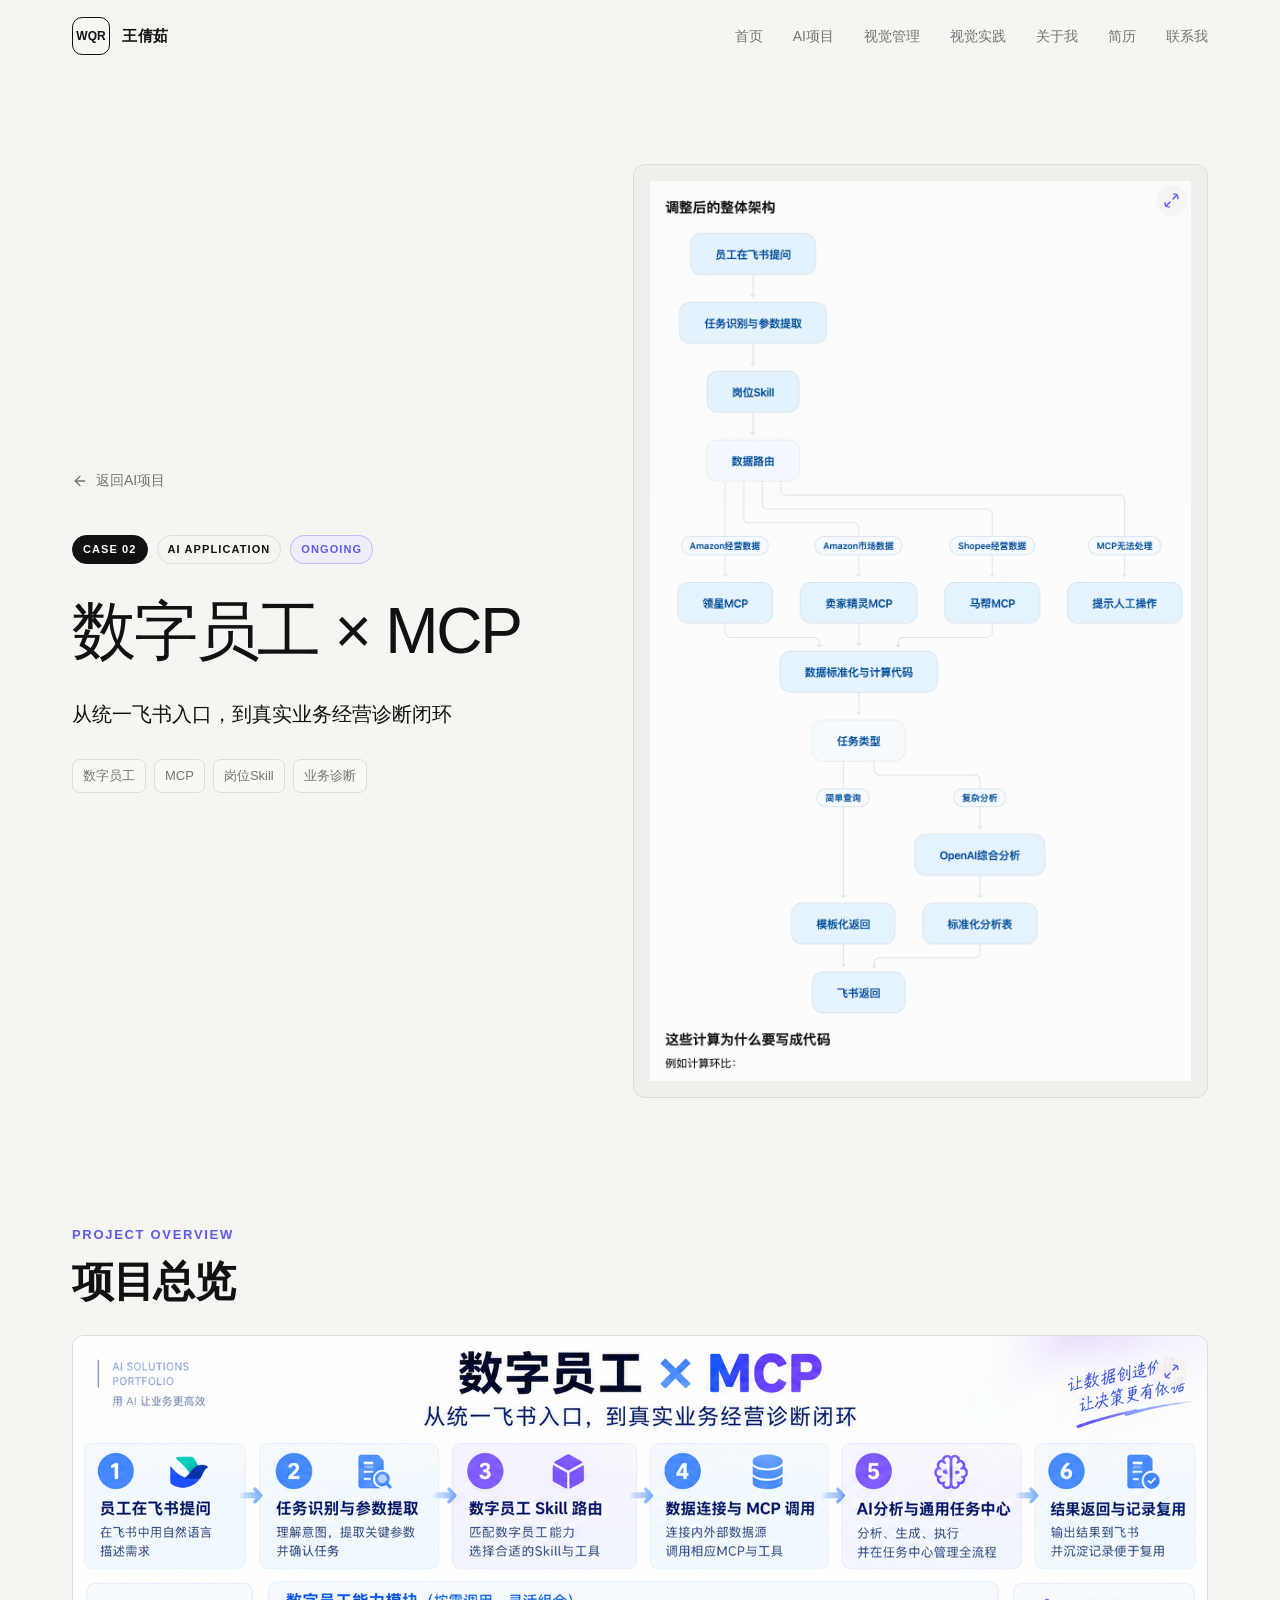
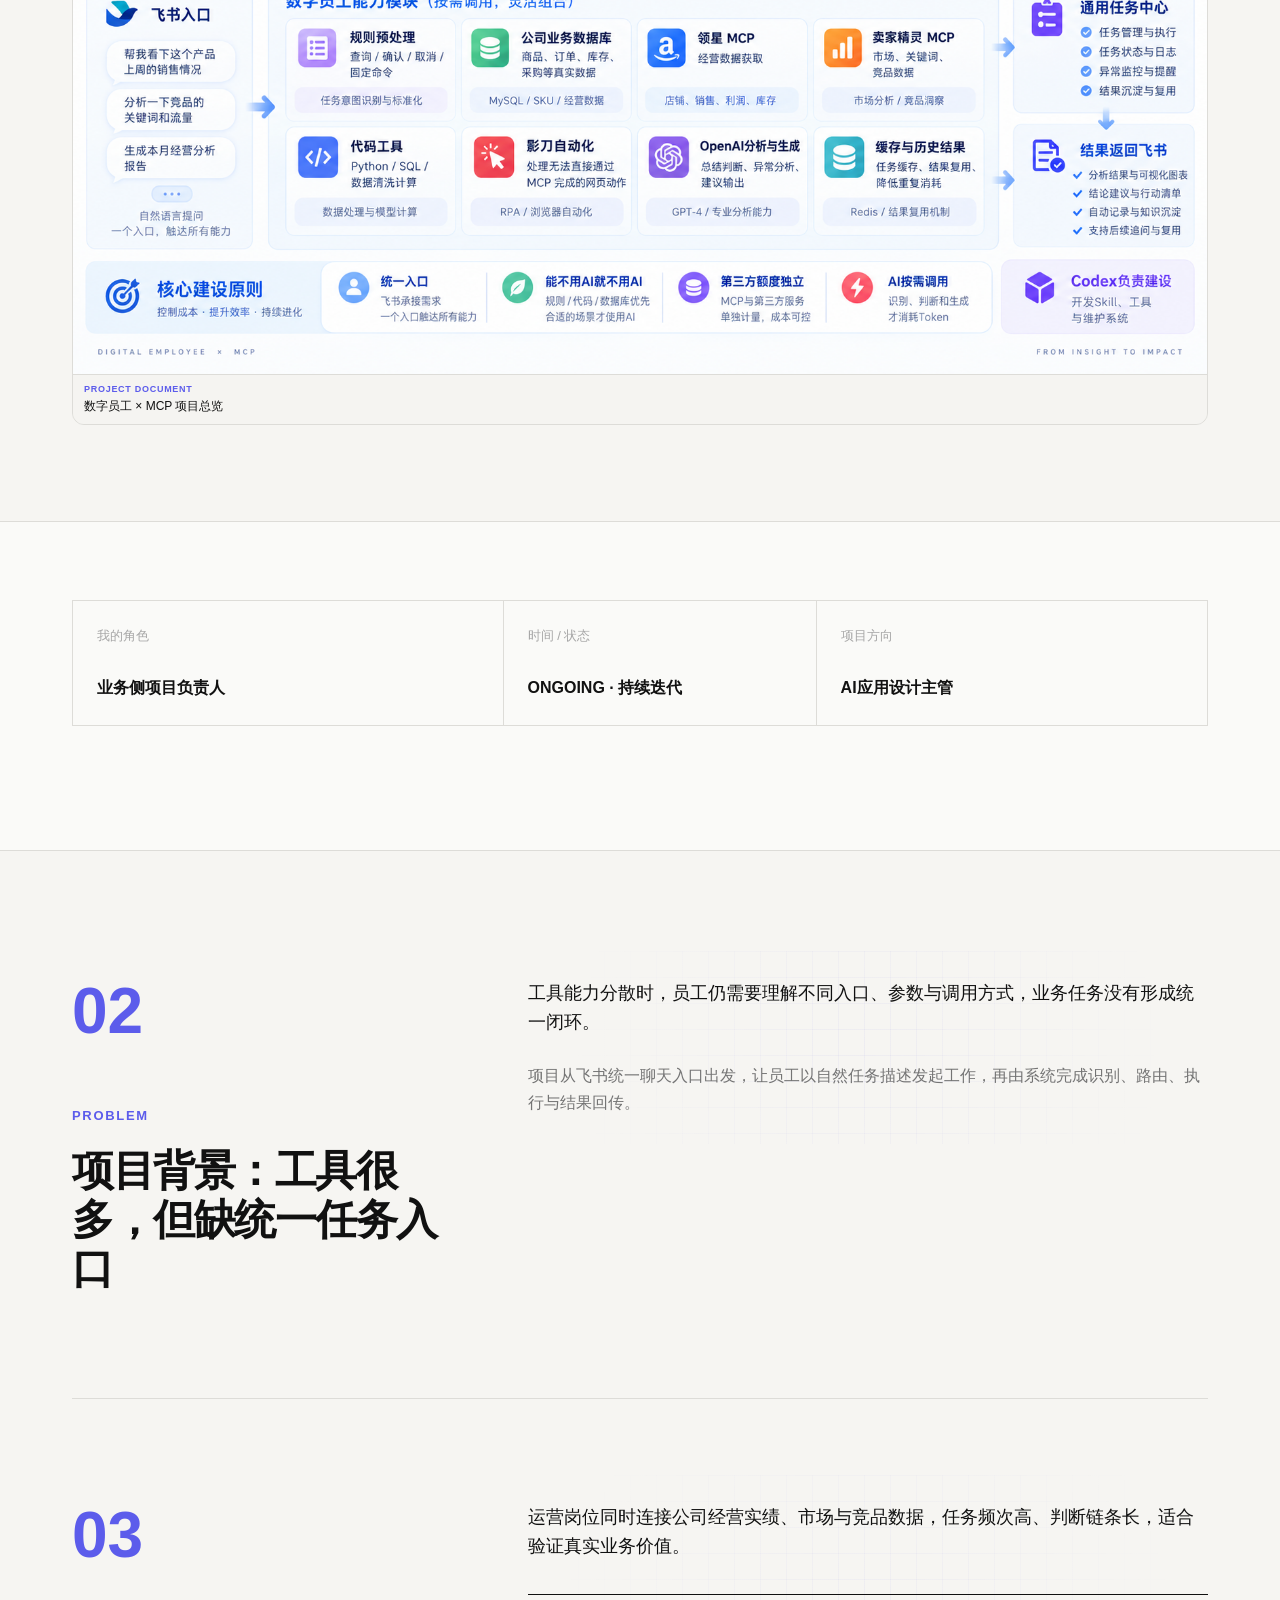
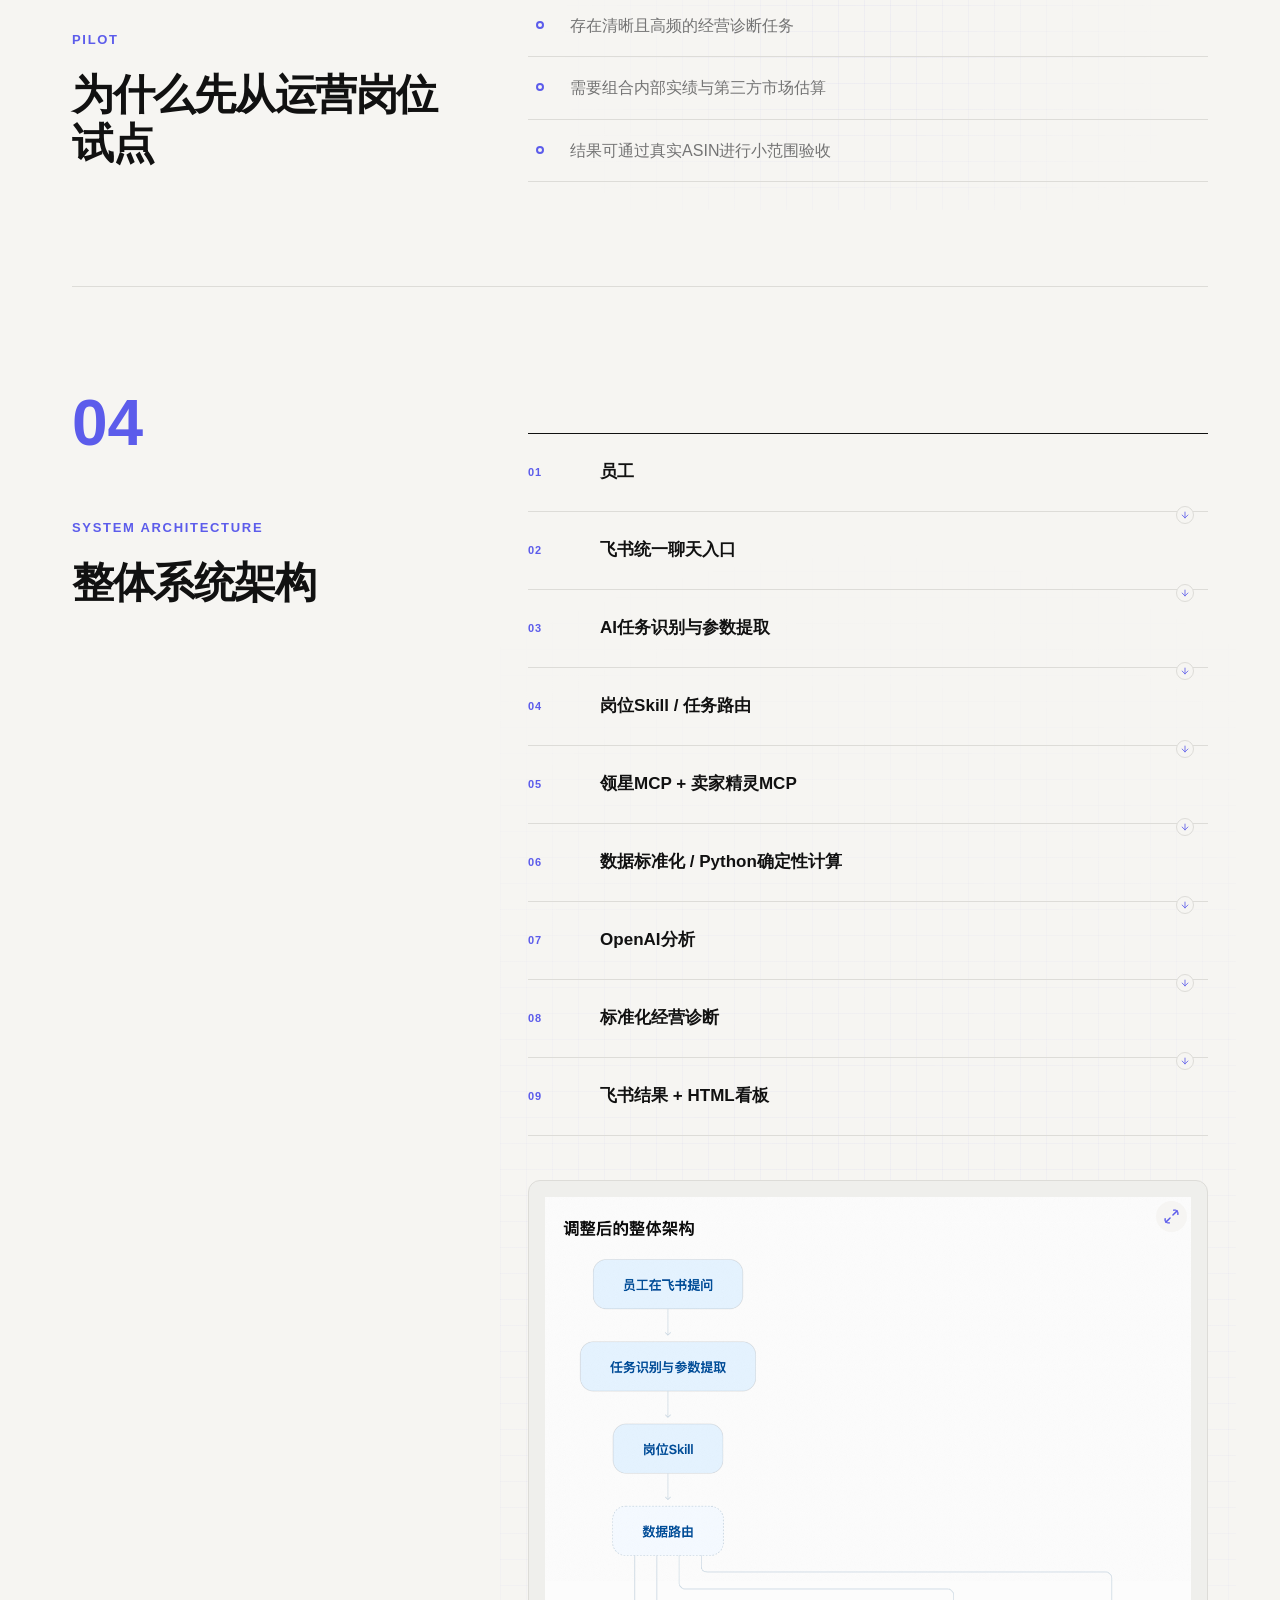
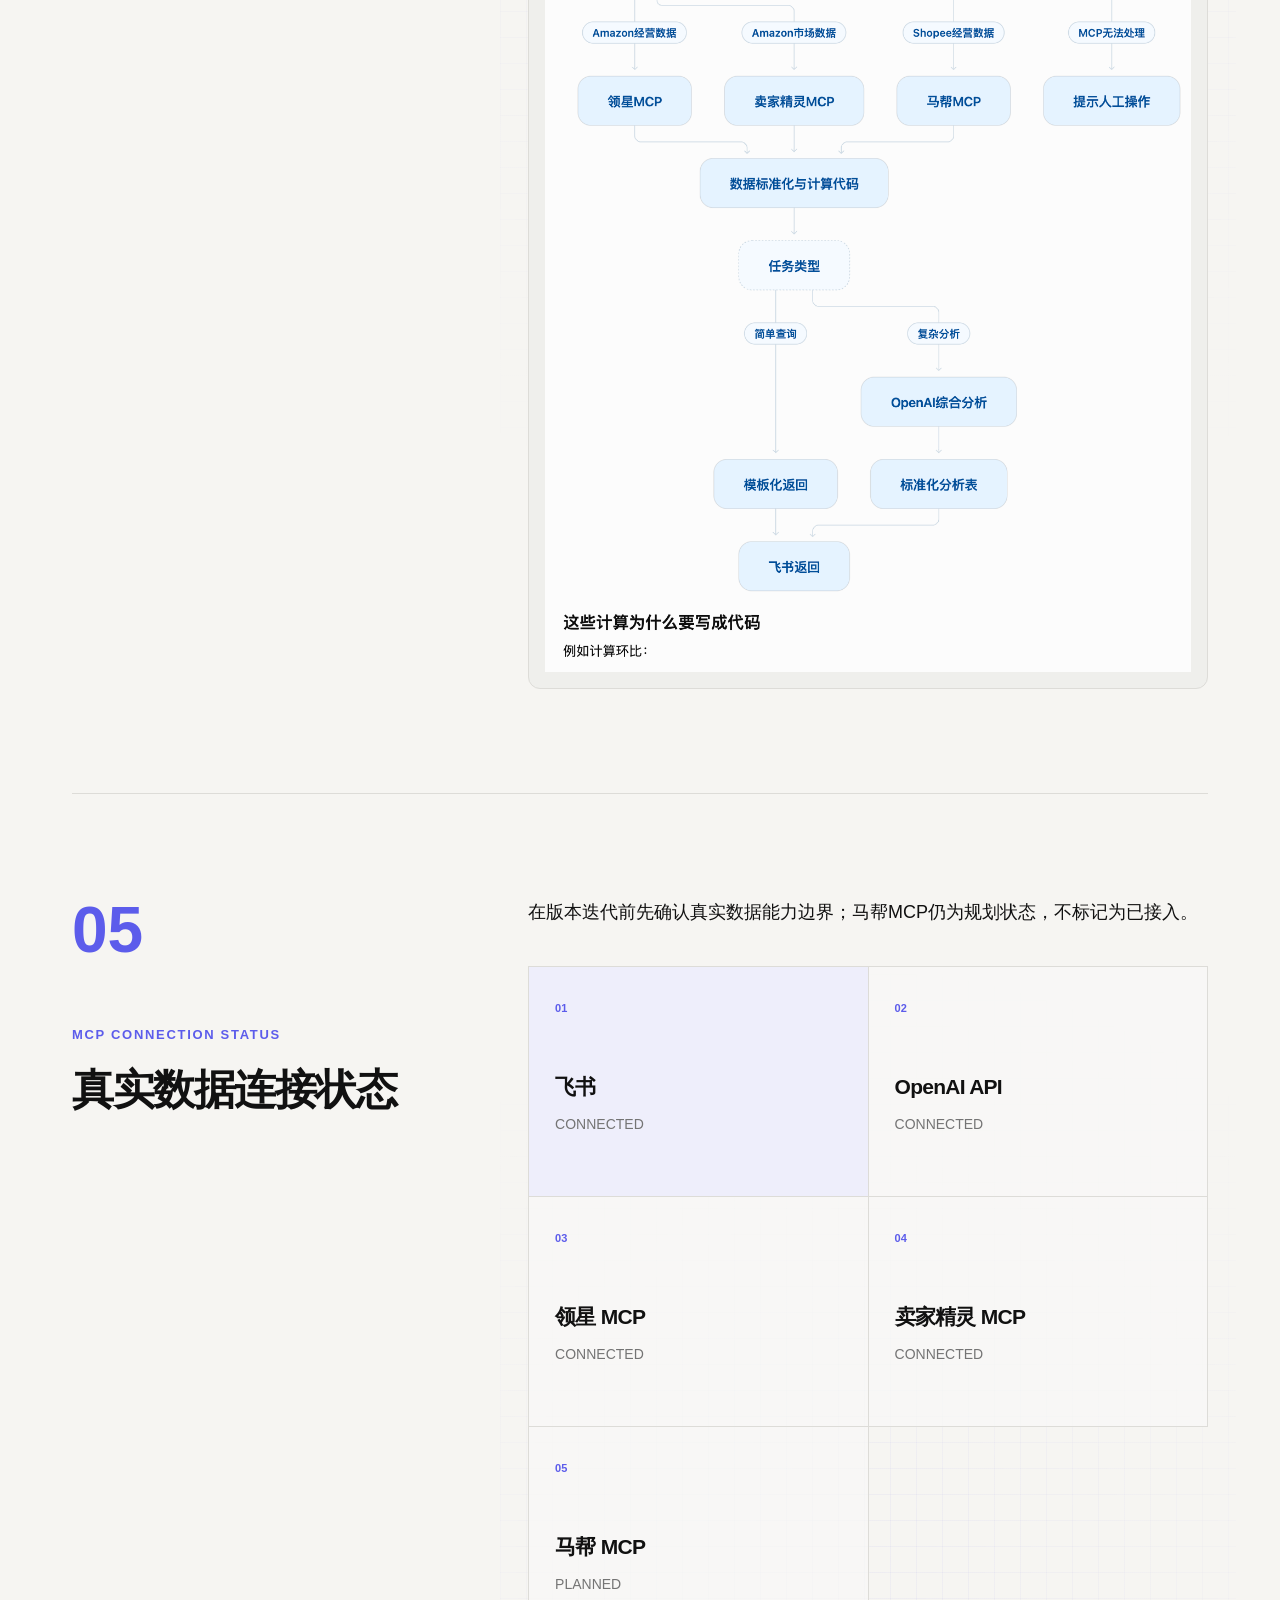
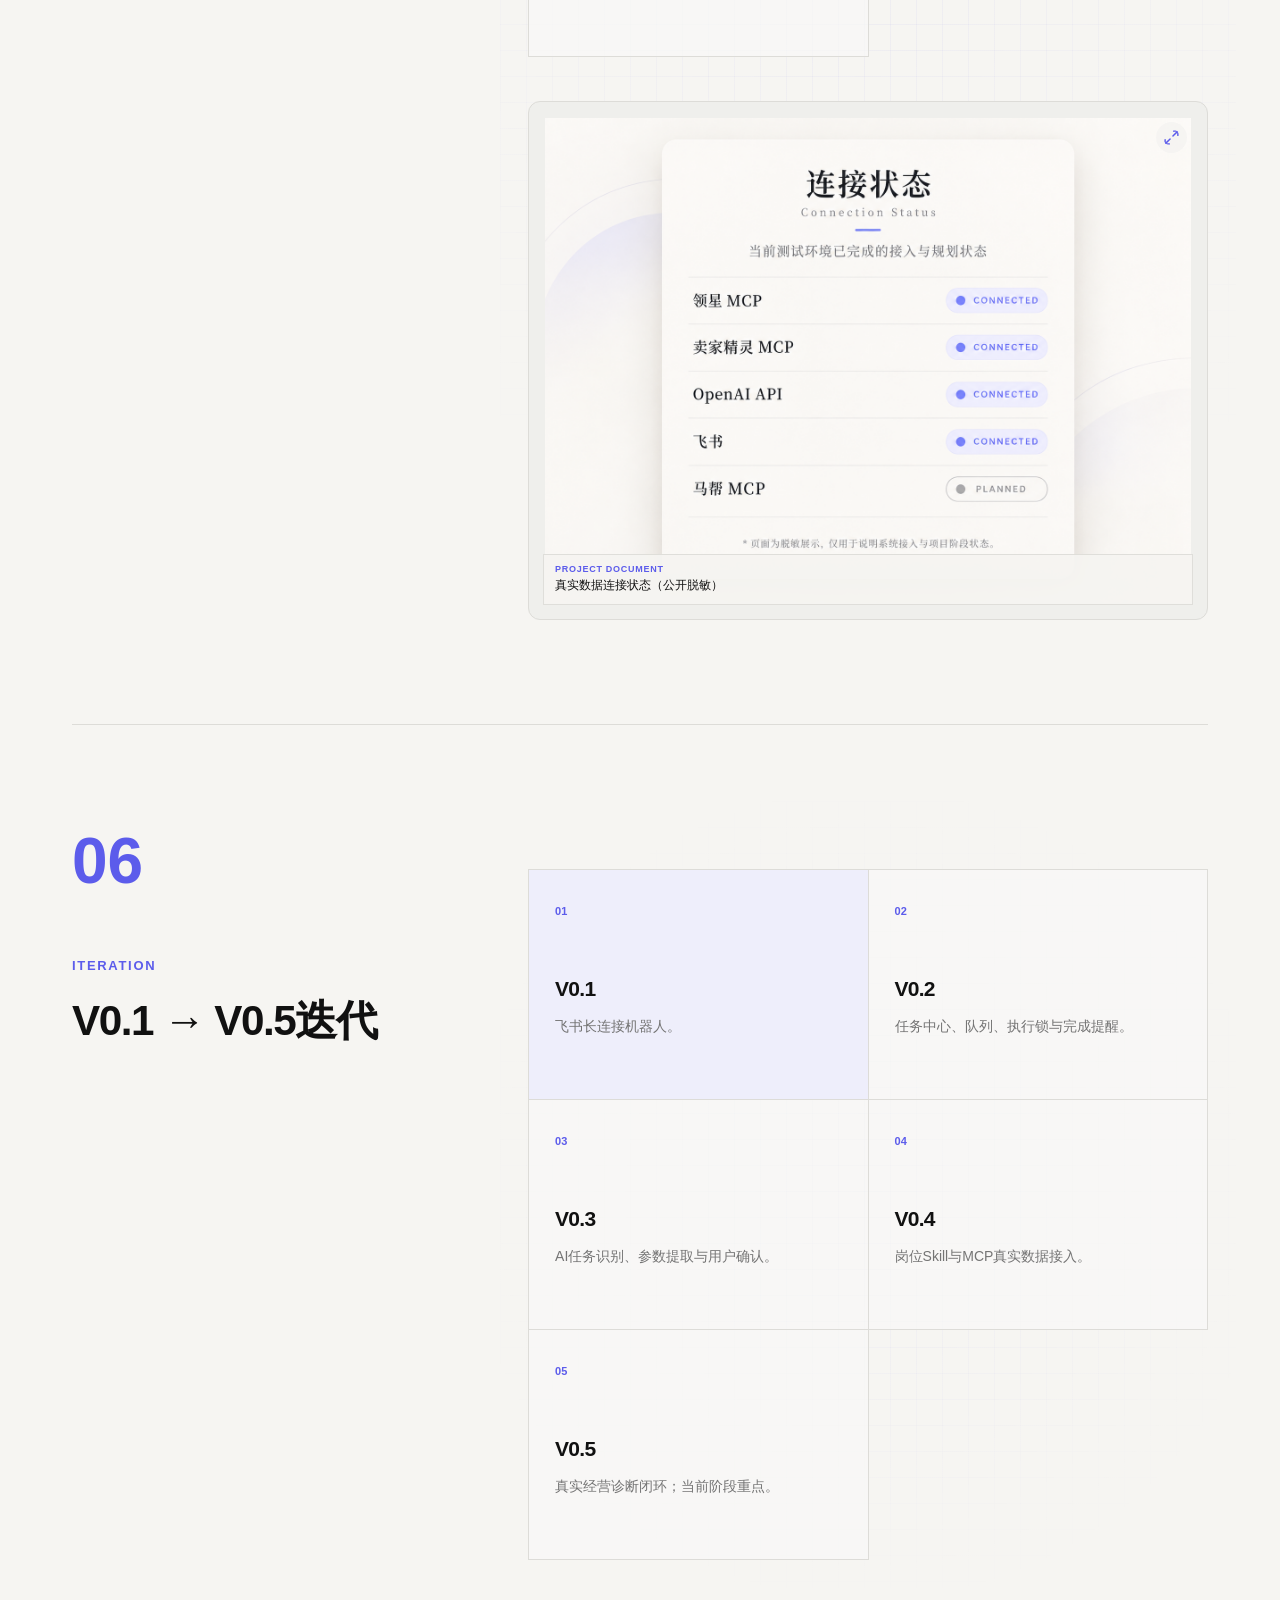
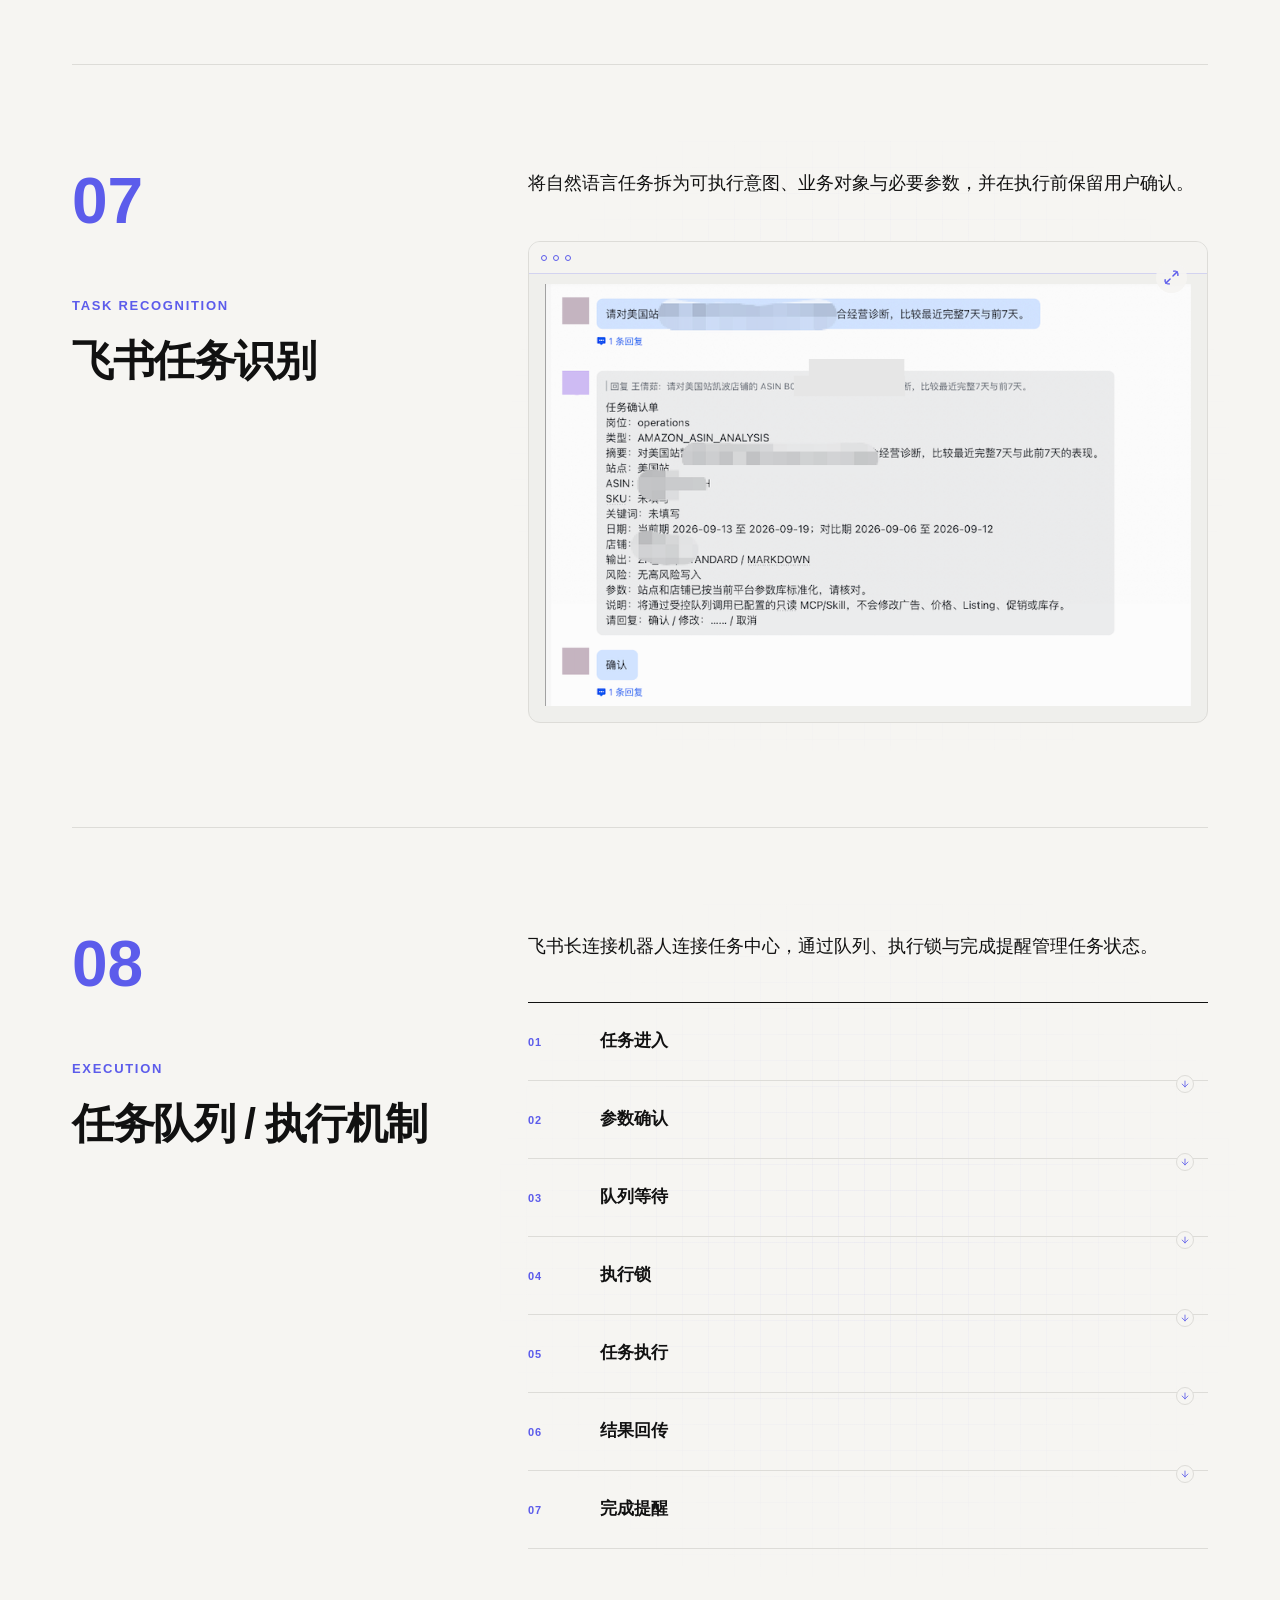
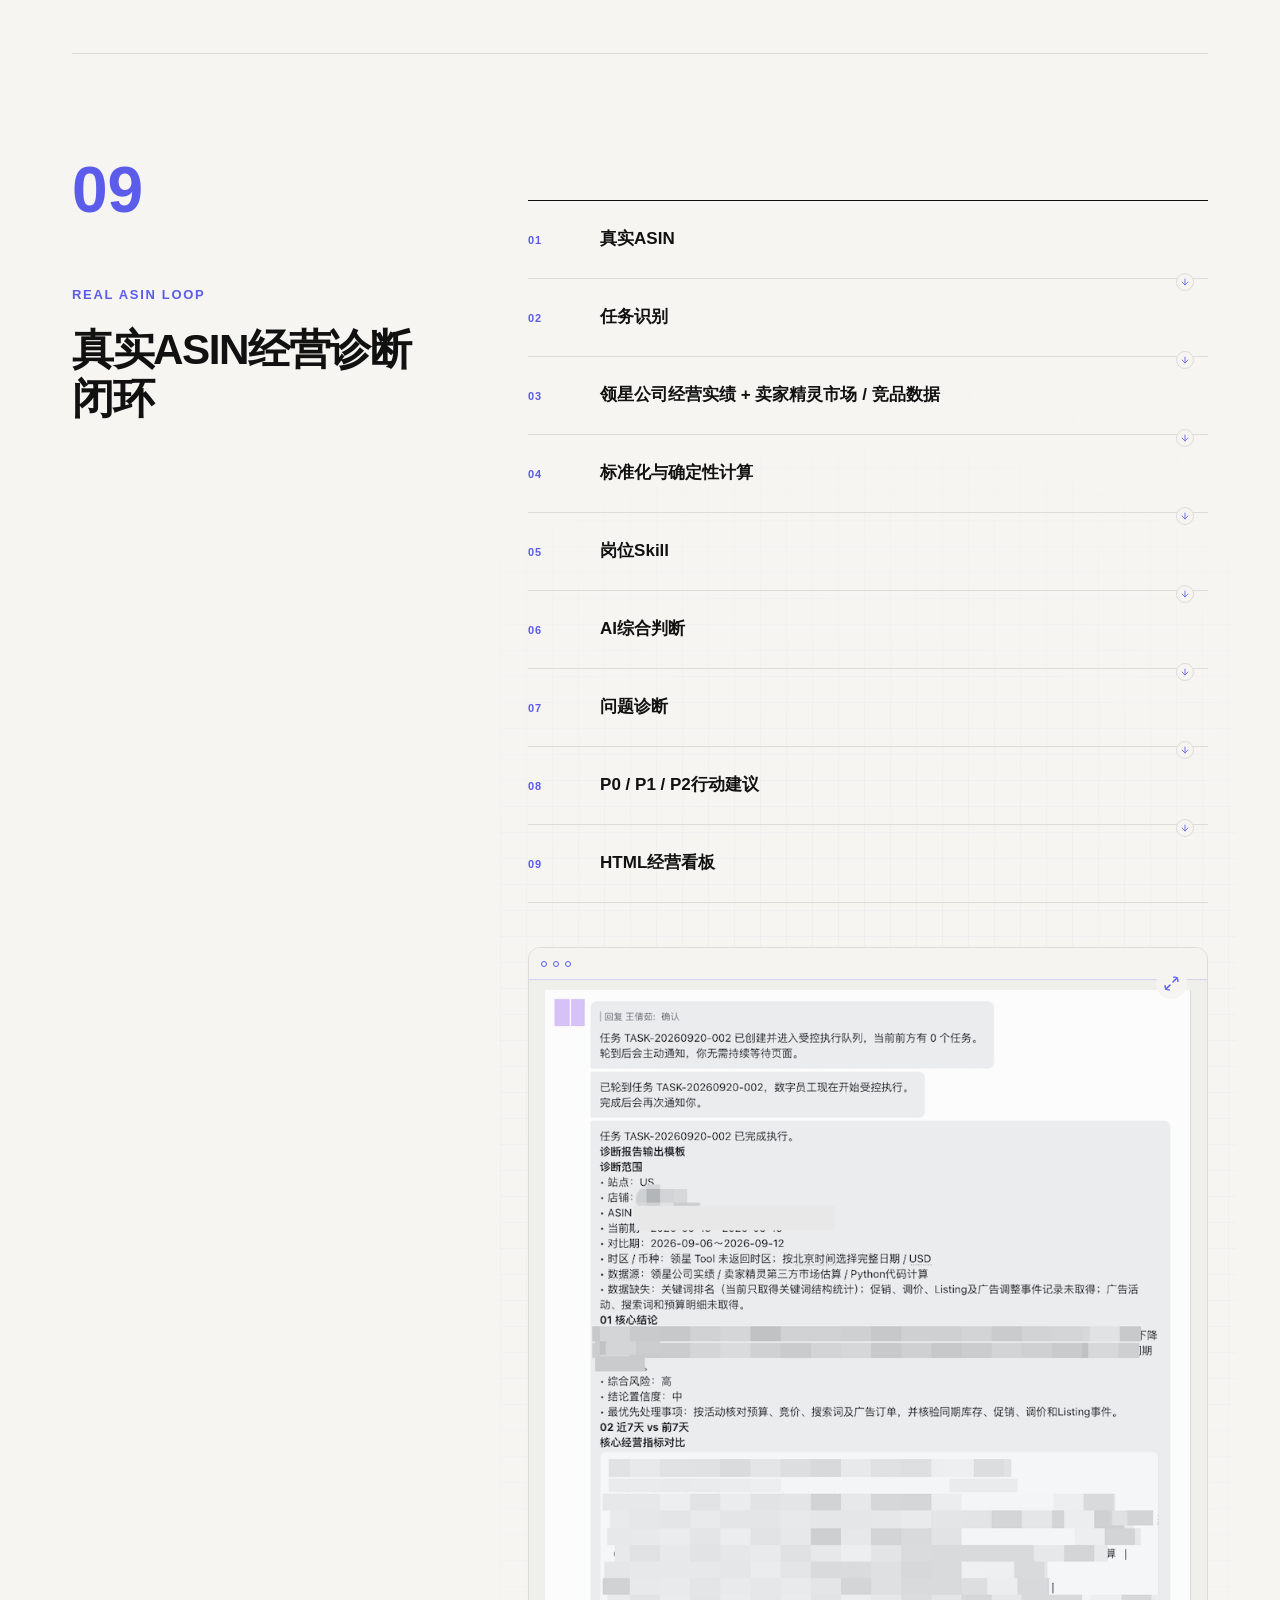
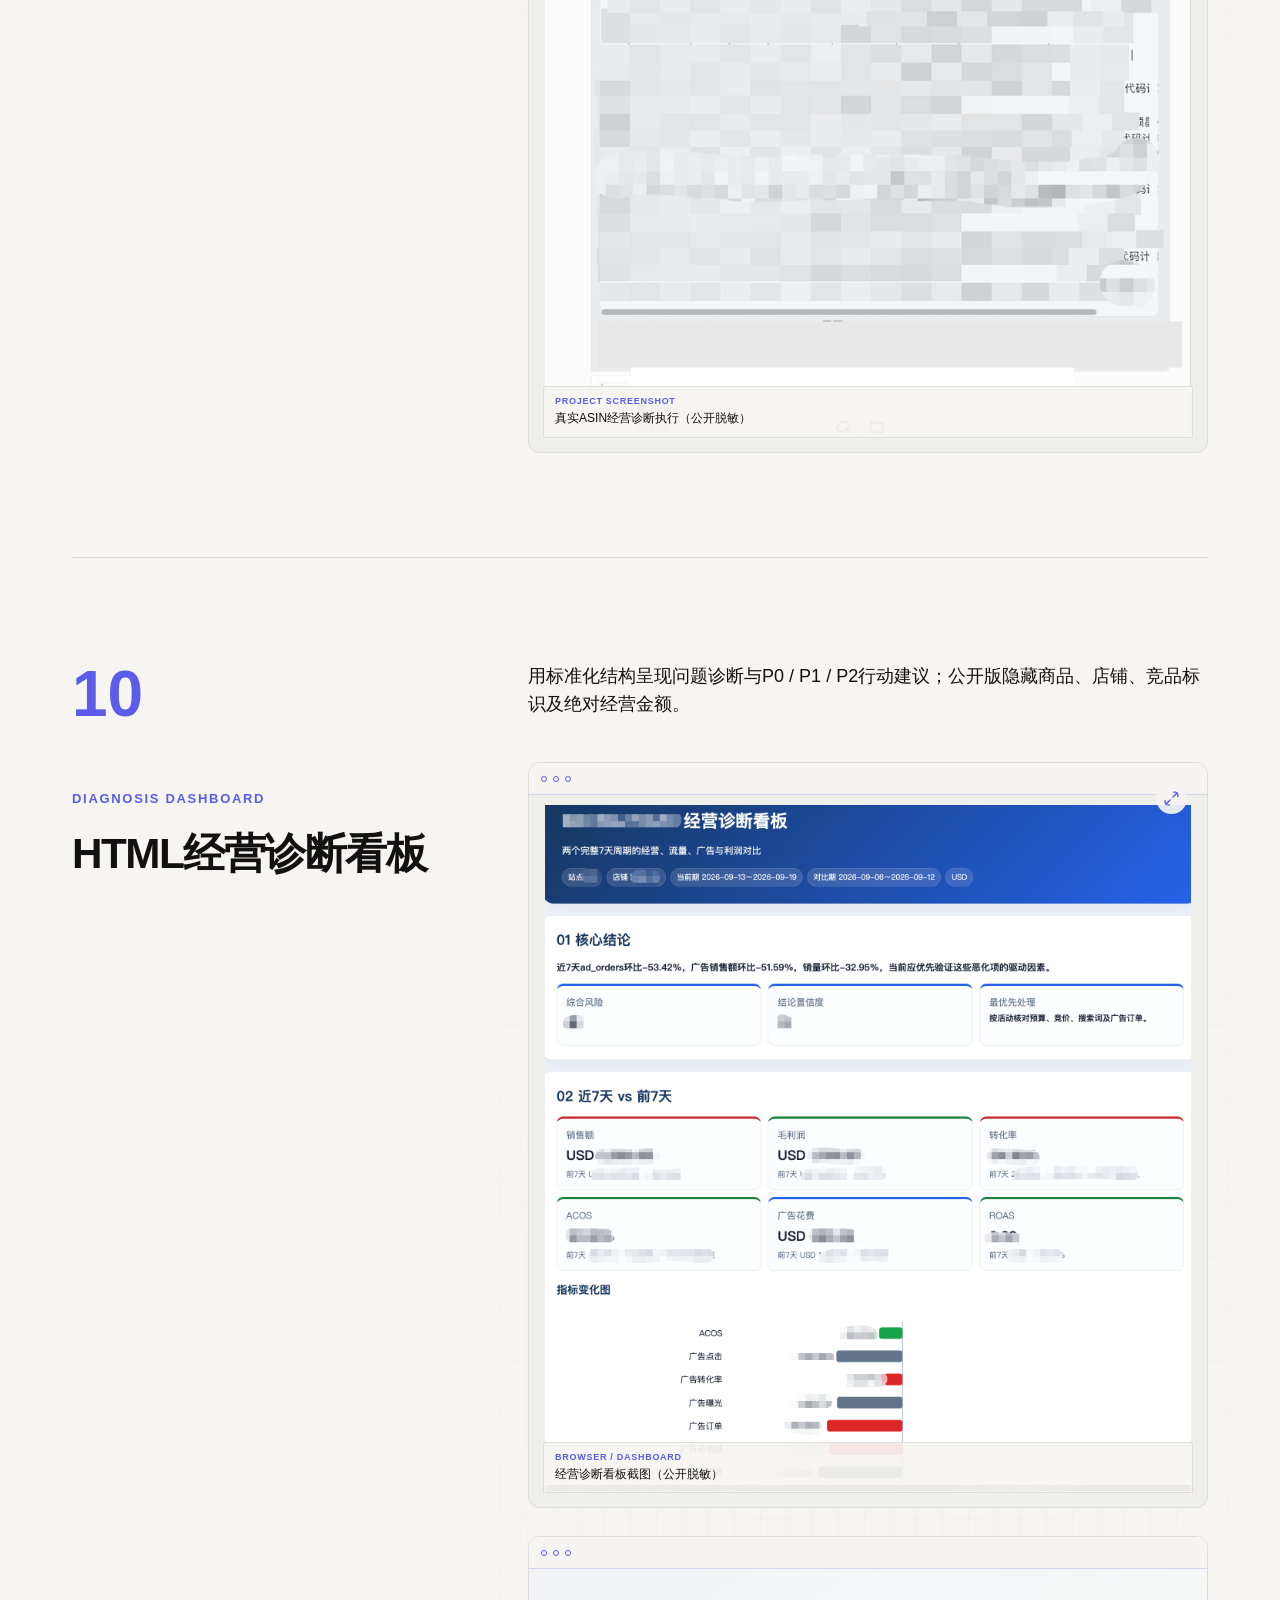
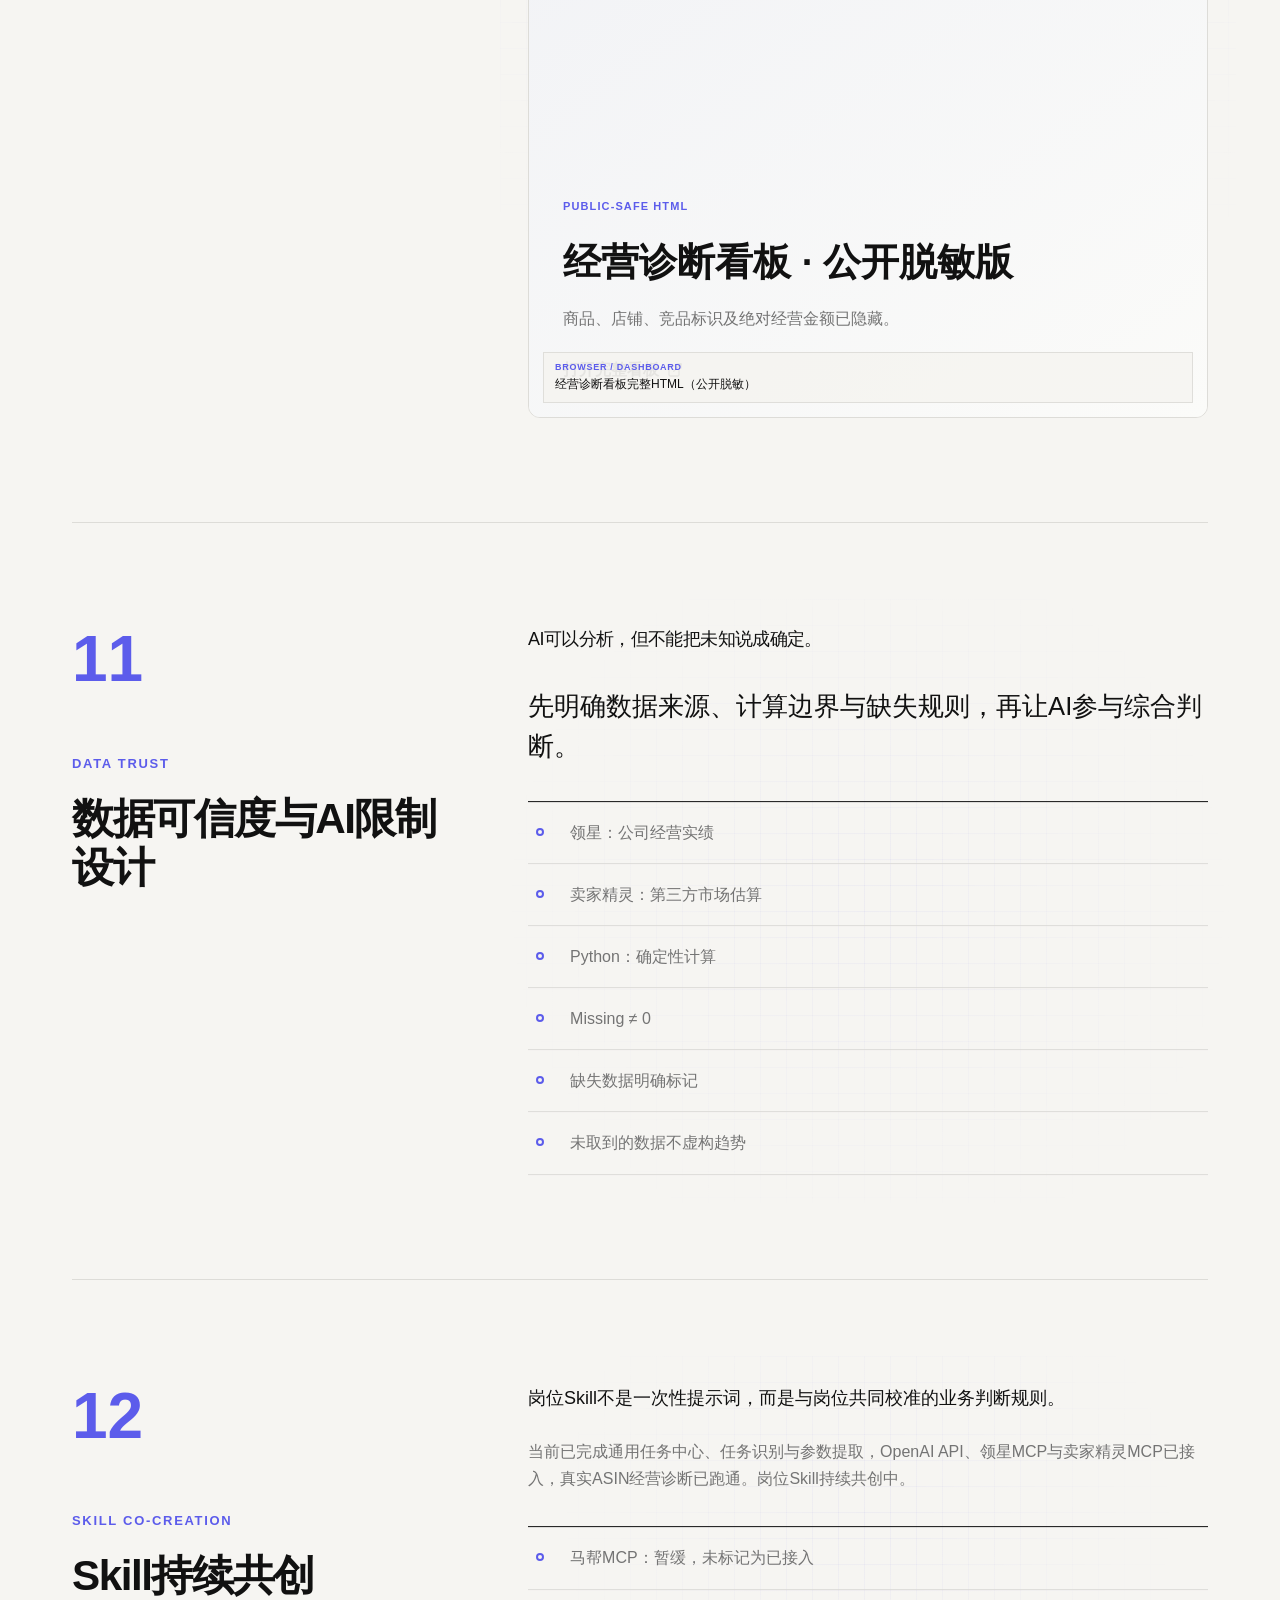
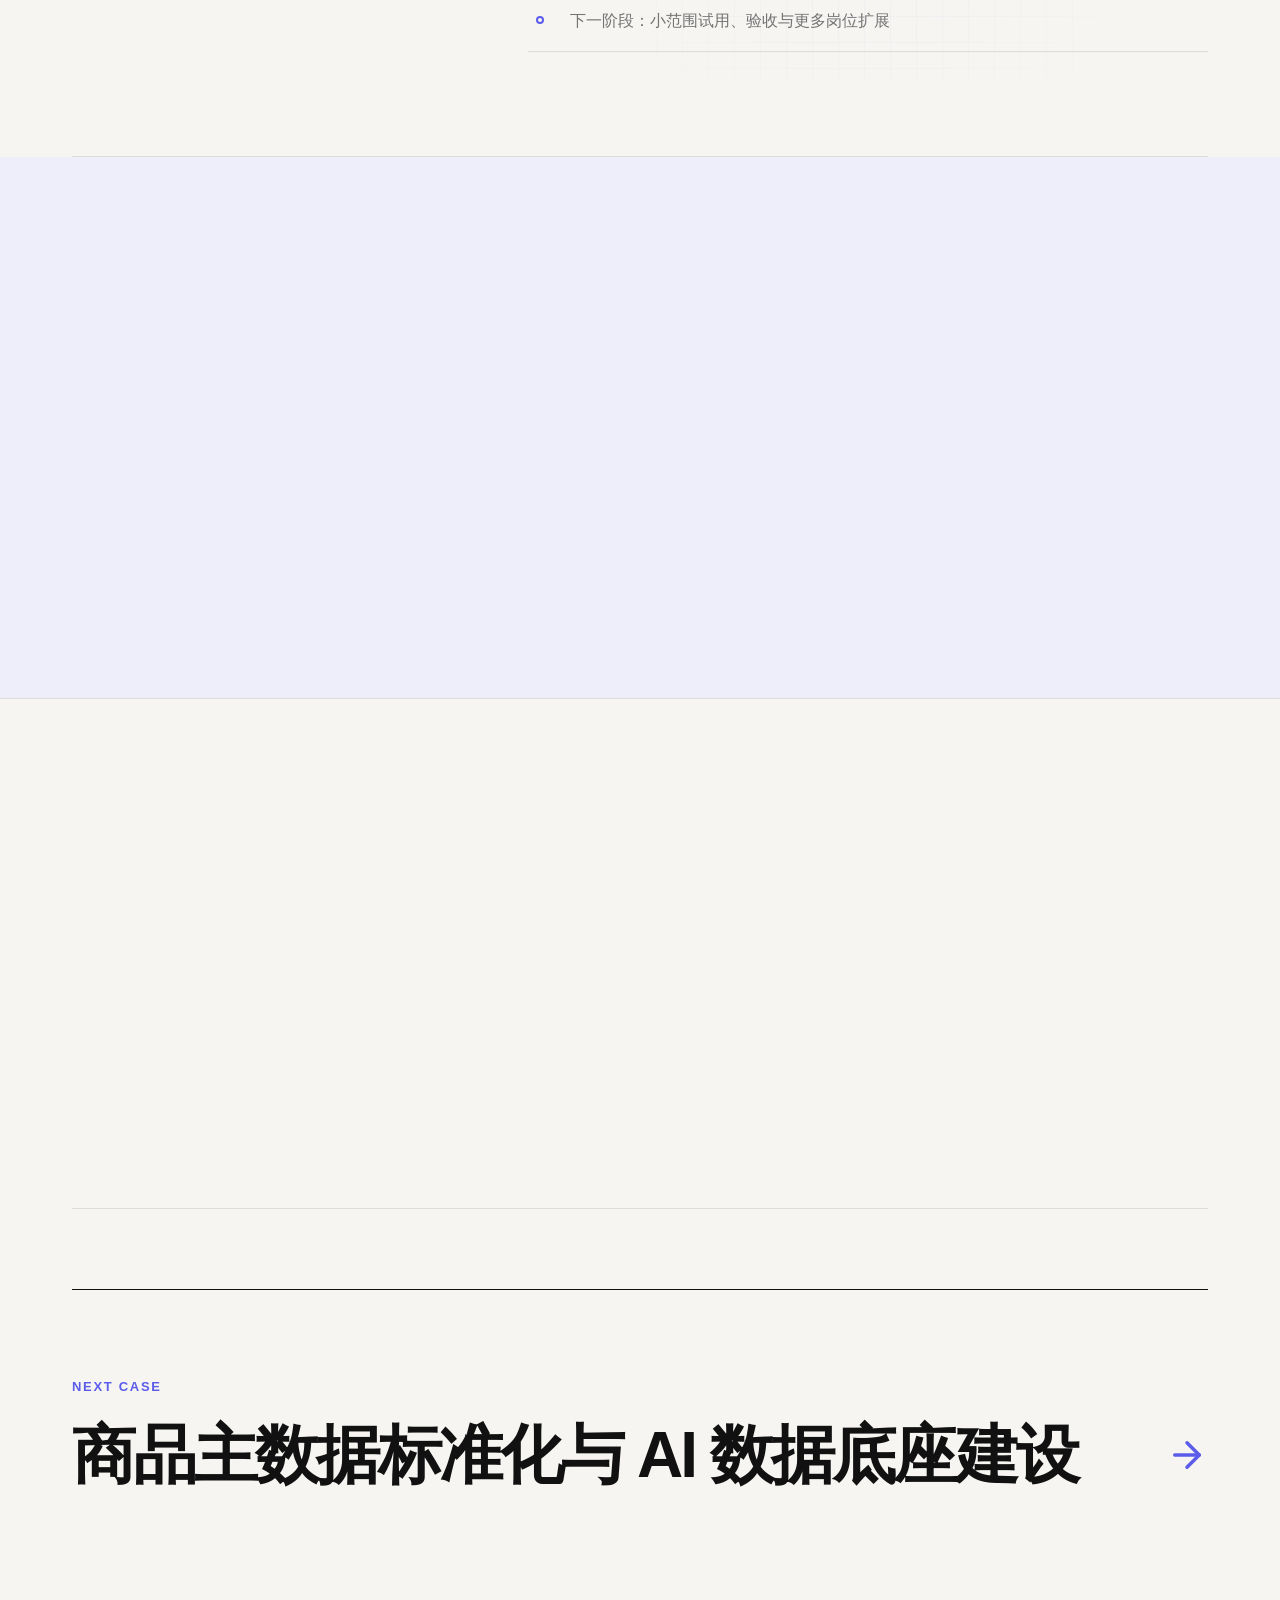
<file: projects/digital-employee-mcp/index.html>
<!DOCTYPE html><html lang="zh-CN"><head><meta charSet="utf-8"/><meta name="viewport" content="width=device-width, initial-scale=1"/><link rel="stylesheet" href="/_next/static/chunks/2fu8kl9dzmy-1.css" data-precedence="next"/><link rel="preload" as="script" fetchPriority="low" href="/_next/static/chunks/3__muui5h9rv7.js"/><script src="/_next/static/chunks/27-opqc9xg5w0.js" async=""></script><script src="/_next/static/chunks/219rqkmz9px26.js" async=""></script><script src="/_next/static/chunks/29pbeyprxkz70.js" async=""></script><script src="/_next/static/chunks/turbopack-2dl4k2-w7nwtn.js" async=""></script><script src="/_next/static/chunks/1s68bzxfwe3rn.js" async=""></script><script src="/_next/static/chunks/2-1_cdebd-u8p.js" async=""></script><script src="/_next/static/chunks/44ib_tj9liyi7.js" async=""></script><title>数字员工 × MCP｜王倩茹作品集</title><meta name="description" content="从统一飞书入口，到真实业务经营诊断闭环"/><link rel="shortcut icon" href="/favicon.svg"/><link rel="icon" href="/favicon.svg"/><script src="/_next/static/chunks/0cz1d0mv5g_q7.js" noModule=""></script></head><body class="antialiased"><div hidden=""><!--$--><!--/$--></div><header class="site-header "><div class="shell header-inner"><a class="wordmark" href="/" aria-label="王倩茹作品集首页"><span>WQR</span><strong>王倩茹</strong></a><nav class="desktop-nav" aria-label="主导航"><a class="" href="/">首页</a><a class="" href="/ai-projects">AI项目</a><a class="" href="/visual-management">视觉管理</a><a class="" href="/visual-practice">视觉实践</a><a class="" href="/about">关于我</a><a class="" href="/resume">简历</a><a class="" href="/resume#contact">联系我</a></nav><button class="menu-button" type="button" aria-label="打开菜单" aria-expanded="false"><svg xmlns="http://www.w3.org/2000/svg" width="24" height="24" viewBox="0 0 24 24" fill="none" stroke="currentColor" stroke-width="2" stroke-linecap="round" stroke-linejoin="round" class="lucide lucide-menu" aria-hidden="true"><path d="M4 5h16"></path><path d="M4 12h16"></path><path d="M4 19h16"></path></svg></button></div></header><main class="case-study case-study--system"><section class="case-hero case-hero--formal shell section-pad"><div class="case-hero__copy" style="opacity:0;transform:translateY(20px)"><a class="back-link" href="/ai-projects"><svg xmlns="http://www.w3.org/2000/svg" width="24" height="24" viewBox="0 0 24 24" fill="none" stroke="currentColor" stroke-width="2" stroke-linecap="round" stroke-linejoin="round" class="lucide lucide-arrow-left" aria-hidden="true"><path d="m12 19-7-7 7-7"></path><path d="M19 12H5"></path></svg> 返回<!-- -->AI项目</a><div class="case-kicker"><span>CASE 02</span><span>AI APPLICATION</span><strong>ONGOING</strong></div><h1>数字员工 × MCP</h1><p class="case-subtitle">从统一飞书入口，到真实业务经营诊断闭环</p><div class="tag-row"><span class="tag">数字员工</span><span class="tag">MCP</span><span class="tag">岗位Skill</span><span class="tag">业务诊断</span></div></div><div class="case-hero__media" style="opacity:0;transform:translateY(20px)"><button class="case-asset-trigger" type="button" aria-label="放大查看：case02-01-architecture.png" aria-haspopup="dialog" aria-expanded="false" data-state="closed" data-slot="dialog-trigger"><figure class="case-asset case-asset--real case-asset--16x9 case-asset--document  " data-asset-path="/images/portfolio/case02/case02-01-architecture.png" data-object-fit="contain"><img src="/images/portfolio/case02/case02-01-architecture.png" alt="case02-01-architecture.png" loading="lazy"/><svg xmlns="http://www.w3.org/2000/svg" width="24" height="24" viewBox="0 0 24 24" fill="none" stroke="currentColor" stroke-width="2" stroke-linecap="round" stroke-linejoin="round" class="lucide lucide-maximize-2 case-asset__expand" aria-hidden="true"><path d="M15 3h6v6"></path><path d="m21 3-7 7"></path><path d="m3 21 7-7"></path><path d="M9 21H3v-6"></path></svg></figure></button></div></section><section class="case-feature shell" aria-label="项目总览"><div class="case-feature__heading" style="opacity:0;transform:translateY(20px)"><p class="eyebrow">PROJECT OVERVIEW</p><h2>项目总览</h2></div><div class="" style="opacity:0;transform:translateY(20px)"><button class="case-asset-trigger" type="button" aria-label="放大查看：数字员工 × MCP 项目总览" aria-haspopup="dialog" aria-expanded="false" data-state="closed" data-slot="dialog-trigger"><figure class="case-asset case-asset--real case-asset--16x9 case-asset--document  " data-asset-path="/images/portfolio/case02/case02-overview-digital-employee-mcp.png" data-object-fit="contain"><img src="/images/portfolio/case02/case02-overview-digital-employee-mcp.png" alt="数字员工 × MCP 项目总览" loading="lazy"/><svg xmlns="http://www.w3.org/2000/svg" width="24" height="24" viewBox="0 0 24 24" fill="none" stroke="currentColor" stroke-width="2" stroke-linecap="round" stroke-linejoin="round" class="lucide lucide-maximize-2 case-asset__expand" aria-hidden="true"><path d="M15 3h6v6"></path><path d="m21 3-7 7"></path><path d="m3 21 7-7"></path><path d="M9 21H3v-6"></path></svg><figcaption><span>PROJECT DOCUMENT</span>数字员工 × MCP 项目总览</figcaption></figure></button></div></section><section class="surface-section case-overview case-overview--formal"><div class="shell"><div class="case-meta-grid case-meta-grid--formal"><div><span>我的角色</span><strong>业务侧项目负责人</strong></div><div><span>时间 / 状态</span><strong>ONGOING · 持续迭代</strong></div><div><span>项目方向</span><strong>AI应用设计主管</strong></div></div></div></section><div class="case-sections case-sections--formal shell"><section class="case-section case-section--formal case-section--system " id="background"><div class="case-section__heading" style="opacity:0;transform:translateY(20px)"><span>02</span><p class="eyebrow">PROBLEM</p><h2>项目背景：工具很多，但缺统一任务入口</h2></div><div class="case-section__body" style="opacity:0;transform:translateY(20px)"><p class="case-lead">工具能力分散时，员工仍需要理解不同入口、参数与调用方式，业务任务没有形成统一闭环。</p><p>项目从飞书统一聊天入口出发，让员工以自然任务描述发起工作，再由系统完成识别、路由、执行与结果回传。</p></div></section><section class="case-section case-section--formal case-section--system " id="pilot"><div class="case-section__heading" style="opacity:0;transform:translateY(20px)"><span>03</span><p class="eyebrow">PILOT</p><h2>为什么先从运营岗位试点</h2></div><div class="case-section__body" style="opacity:0;transform:translateY(20px)"><p class="case-lead">运营岗位同时连接公司经营实绩、市场与竞品数据，任务频次高、判断链条长，适合验证真实业务价值。</p><ul class="case-detail-list"><li>存在清晰且高频的经营诊断任务</li><li>需要组合内部实绩与第三方市场估算</li><li>结果可通过真实ASIN进行小范围验收</li></ul></div></section><section class="case-section case-section--formal case-section--system " id="architecture"><div class="case-section__heading" style="opacity:0;transform:translateY(20px)"><span>04</span><p class="eyebrow">SYSTEM ARCHITECTURE</p><h2>整体系统架构</h2></div><div class="case-section__body" style="opacity:0;transform:translateY(20px)"><ol class="case-flow "><li><span>01</span><strong>员工</strong><svg xmlns="http://www.w3.org/2000/svg" width="24" height="24" viewBox="0 0 24 24" fill="none" stroke="currentColor" stroke-width="2" stroke-linecap="round" stroke-linejoin="round" class="lucide lucide-arrow-down" aria-hidden="true"><path d="M12 5v14"></path><path d="m19 12-7 7-7-7"></path></svg></li><li><span>02</span><strong>飞书统一聊天入口</strong><svg xmlns="http://www.w3.org/2000/svg" width="24" height="24" viewBox="0 0 24 24" fill="none" stroke="currentColor" stroke-width="2" stroke-linecap="round" stroke-linejoin="round" class="lucide lucide-arrow-down" aria-hidden="true"><path d="M12 5v14"></path><path d="m19 12-7 7-7-7"></path></svg></li><li><span>03</span><strong>AI任务识别与参数提取</strong><svg xmlns="http://www.w3.org/2000/svg" width="24" height="24" viewBox="0 0 24 24" fill="none" stroke="currentColor" stroke-width="2" stroke-linecap="round" stroke-linejoin="round" class="lucide lucide-arrow-down" aria-hidden="true"><path d="M12 5v14"></path><path d="m19 12-7 7-7-7"></path></svg></li><li><span>04</span><strong>岗位Skill / 任务路由</strong><svg xmlns="http://www.w3.org/2000/svg" width="24" height="24" viewBox="0 0 24 24" fill="none" stroke="currentColor" stroke-width="2" stroke-linecap="round" stroke-linejoin="round" class="lucide lucide-arrow-down" aria-hidden="true"><path d="M12 5v14"></path><path d="m19 12-7 7-7-7"></path></svg></li><li><span>05</span><strong>领星MCP + 卖家精灵MCP</strong><svg xmlns="http://www.w3.org/2000/svg" width="24" height="24" viewBox="0 0 24 24" fill="none" stroke="currentColor" stroke-width="2" stroke-linecap="round" stroke-linejoin="round" class="lucide lucide-arrow-down" aria-hidden="true"><path d="M12 5v14"></path><path d="m19 12-7 7-7-7"></path></svg></li><li><span>06</span><strong>数据标准化 / Python确定性计算</strong><svg xmlns="http://www.w3.org/2000/svg" width="24" height="24" viewBox="0 0 24 24" fill="none" stroke="currentColor" stroke-width="2" stroke-linecap="round" stroke-linejoin="round" class="lucide lucide-arrow-down" aria-hidden="true"><path d="M12 5v14"></path><path d="m19 12-7 7-7-7"></path></svg></li><li><span>07</span><strong>OpenAI分析</strong><svg xmlns="http://www.w3.org/2000/svg" width="24" height="24" viewBox="0 0 24 24" fill="none" stroke="currentColor" stroke-width="2" stroke-linecap="round" stroke-linejoin="round" class="lucide lucide-arrow-down" aria-hidden="true"><path d="M12 5v14"></path><path d="m19 12-7 7-7-7"></path></svg></li><li><span>08</span><strong>标准化经营诊断</strong><svg xmlns="http://www.w3.org/2000/svg" width="24" height="24" viewBox="0 0 24 24" fill="none" stroke="currentColor" stroke-width="2" stroke-linecap="round" stroke-linejoin="round" class="lucide lucide-arrow-down" aria-hidden="true"><path d="M12 5v14"></path><path d="m19 12-7 7-7-7"></path></svg></li><li><span>09</span><strong>飞书结果 + HTML看板</strong></li></ol><div class="case-assets  case-assets--single    "><button class="case-asset-trigger" type="button" aria-label="放大查看：case02-01-architecture.png" aria-haspopup="dialog" aria-expanded="false" data-state="closed" data-slot="dialog-trigger"><figure class="case-asset case-asset--real case-asset--16x9 case-asset--document  " data-asset-path="/images/portfolio/case02/case02-01-architecture.png" data-object-fit="contain"><img src="/images/portfolio/case02/case02-01-architecture.png" alt="case02-01-architecture.png" loading="lazy"/><svg xmlns="http://www.w3.org/2000/svg" width="24" height="24" viewBox="0 0 24 24" fill="none" stroke="currentColor" stroke-width="2" stroke-linecap="round" stroke-linejoin="round" class="lucide lucide-maximize-2 case-asset__expand" aria-hidden="true"><path d="M15 3h6v6"></path><path d="m21 3-7 7"></path><path d="m3 21 7-7"></path><path d="M9 21H3v-6"></path></svg></figure></button></div></div></section><section class="case-section case-section--formal case-section--system " id="connection-status"><div class="case-section__heading" style="opacity:0;transform:translateY(20px)"><span>05</span><p class="eyebrow">MCP CONNECTION STATUS</p><h2>真实数据连接状态</h2></div><div class="case-section__body" style="opacity:0;transform:translateY(20px)"><p class="case-lead">在版本迭代前先确认真实数据能力边界；马帮MCP仍为规划状态，不标记为已接入。</p><div class="case-columns case-columns--many"><article class="is-accent"><span>01</span><h3>飞书</h3><p>CONNECTED</p></article><article class=""><span>02</span><h3>OpenAI API</h3><p>CONNECTED</p></article><article class=""><span>03</span><h3>领星 MCP</h3><p>CONNECTED</p></article><article class=""><span>04</span><h3>卖家精灵 MCP</h3><p>CONNECTED</p></article><article class=""><span>05</span><h3>马帮 MCP</h3><p>PLANNED</p></article></div><div class="case-assets  case-assets--single    "><button class="case-asset-trigger" type="button" aria-label="放大查看：真实数据连接状态（公开脱敏）" aria-haspopup="dialog" aria-expanded="false" data-state="closed" data-slot="dialog-trigger"><figure class="case-asset case-asset--real case-asset--16x9 case-asset--document  " data-asset-path="/images/portfolio/case02/case02-04-connection-status.png" data-object-fit="contain"><img src="/images/portfolio/case02/case02-04-connection-status.png" alt="真实数据连接状态（公开脱敏）" loading="lazy"/><svg xmlns="http://www.w3.org/2000/svg" width="24" height="24" viewBox="0 0 24 24" fill="none" stroke="currentColor" stroke-width="2" stroke-linecap="round" stroke-linejoin="round" class="lucide lucide-maximize-2 case-asset__expand" aria-hidden="true"><path d="M15 3h6v6"></path><path d="m21 3-7 7"></path><path d="m3 21 7-7"></path><path d="M9 21H3v-6"></path></svg><figcaption><span>PROJECT DOCUMENT</span>真实数据连接状态（公开脱敏）</figcaption></figure></button></div></div></section><section class="case-section case-section--formal case-section--system " id="iterations"><div class="case-section__heading" style="opacity:0;transform:translateY(20px)"><span>06</span><p class="eyebrow">ITERATION</p><h2>V0.1 → V0.5迭代</h2></div><div class="case-section__body" style="opacity:0;transform:translateY(20px)"><div class="case-columns case-columns--many"><article class="is-accent"><span>01</span><h3>V0.1</h3><p>飞书长连接机器人。</p></article><article class=""><span>02</span><h3>V0.2</h3><p>任务中心、队列、执行锁与完成提醒。</p></article><article class=""><span>03</span><h3>V0.3</h3><p>AI任务识别、参数提取与用户确认。</p></article><article class=""><span>04</span><h3>V0.4</h3><p>岗位Skill与MCP真实数据接入。</p></article><article class=""><span>05</span><h3>V0.5</h3><p>真实经营诊断闭环；当前阶段重点。</p></article></div></div></section><section class="case-section case-section--formal case-section--system " id="task-recognition"><div class="case-section__heading" style="opacity:0;transform:translateY(20px)"><span>07</span><p class="eyebrow">TASK RECOGNITION</p><h2>飞书任务识别</h2></div><div class="case-section__body" style="opacity:0;transform:translateY(20px)"><p class="case-lead">将自然语言任务拆为可执行意图、业务对象与必要参数，并在执行前保留用户确认。</p><div class="case-assets  case-assets--single    "><button class="case-asset-trigger" type="button" aria-label="放大查看：case02-02-v03-task-recognition.png" aria-haspopup="dialog" aria-expanded="false" data-state="closed" data-slot="dialog-trigger"><figure class="case-asset case-asset--real case-asset--16x9 case-asset--screenshot  " data-asset-path="/images/portfolio/case02/case02-02-v03-task-recognition.png" data-object-fit="contain"><div class="case-asset__browser" aria-hidden="true"><span></span><span></span><span></span></div><img src="/images/portfolio/case02/case02-02-v03-task-recognition.png" alt="case02-02-v03-task-recognition.png" loading="lazy"/><svg xmlns="http://www.w3.org/2000/svg" width="24" height="24" viewBox="0 0 24 24" fill="none" stroke="currentColor" stroke-width="2" stroke-linecap="round" stroke-linejoin="round" class="lucide lucide-maximize-2 case-asset__expand" aria-hidden="true"><path d="M15 3h6v6"></path><path d="m21 3-7 7"></path><path d="m3 21 7-7"></path><path d="M9 21H3v-6"></path></svg></figure></button></div></div></section><section class="case-section case-section--formal case-section--system " id="execution"><div class="case-section__heading" style="opacity:0;transform:translateY(20px)"><span>08</span><p class="eyebrow">EXECUTION</p><h2>任务队列 / 执行机制</h2></div><div class="case-section__body" style="opacity:0;transform:translateY(20px)"><p class="case-lead">飞书长连接机器人连接任务中心，通过队列、执行锁与完成提醒管理任务状态。</p><ol class="case-flow "><li><span>01</span><strong>任务进入</strong><svg xmlns="http://www.w3.org/2000/svg" width="24" height="24" viewBox="0 0 24 24" fill="none" stroke="currentColor" stroke-width="2" stroke-linecap="round" stroke-linejoin="round" class="lucide lucide-arrow-down" aria-hidden="true"><path d="M12 5v14"></path><path d="m19 12-7 7-7-7"></path></svg></li><li><span>02</span><strong>参数确认</strong><svg xmlns="http://www.w3.org/2000/svg" width="24" height="24" viewBox="0 0 24 24" fill="none" stroke="currentColor" stroke-width="2" stroke-linecap="round" stroke-linejoin="round" class="lucide lucide-arrow-down" aria-hidden="true"><path d="M12 5v14"></path><path d="m19 12-7 7-7-7"></path></svg></li><li><span>03</span><strong>队列等待</strong><svg xmlns="http://www.w3.org/2000/svg" width="24" height="24" viewBox="0 0 24 24" fill="none" stroke="currentColor" stroke-width="2" stroke-linecap="round" stroke-linejoin="round" class="lucide lucide-arrow-down" aria-hidden="true"><path d="M12 5v14"></path><path d="m19 12-7 7-7-7"></path></svg></li><li><span>04</span><strong>执行锁</strong><svg xmlns="http://www.w3.org/2000/svg" width="24" height="24" viewBox="0 0 24 24" fill="none" stroke="currentColor" stroke-width="2" stroke-linecap="round" stroke-linejoin="round" class="lucide lucide-arrow-down" aria-hidden="true"><path d="M12 5v14"></path><path d="m19 12-7 7-7-7"></path></svg></li><li><span>05</span><strong>任务执行</strong><svg xmlns="http://www.w3.org/2000/svg" width="24" height="24" viewBox="0 0 24 24" fill="none" stroke="currentColor" stroke-width="2" stroke-linecap="round" stroke-linejoin="round" class="lucide lucide-arrow-down" aria-hidden="true"><path d="M12 5v14"></path><path d="m19 12-7 7-7-7"></path></svg></li><li><span>06</span><strong>结果回传</strong><svg xmlns="http://www.w3.org/2000/svg" width="24" height="24" viewBox="0 0 24 24" fill="none" stroke="currentColor" stroke-width="2" stroke-linecap="round" stroke-linejoin="round" class="lucide lucide-arrow-down" aria-hidden="true"><path d="M12 5v14"></path><path d="m19 12-7 7-7-7"></path></svg></li><li><span>07</span><strong>完成提醒</strong></li></ol></div></section><section class="case-section case-section--formal case-section--system " id="asin-loop"><div class="case-section__heading" style="opacity:0;transform:translateY(20px)"><span>09</span><p class="eyebrow">REAL ASIN LOOP</p><h2>真实ASIN经营诊断闭环</h2></div><div class="case-section__body" style="opacity:0;transform:translateY(20px)"><ol class="case-flow "><li><span>01</span><strong>真实ASIN</strong><svg xmlns="http://www.w3.org/2000/svg" width="24" height="24" viewBox="0 0 24 24" fill="none" stroke="currentColor" stroke-width="2" stroke-linecap="round" stroke-linejoin="round" class="lucide lucide-arrow-down" aria-hidden="true"><path d="M12 5v14"></path><path d="m19 12-7 7-7-7"></path></svg></li><li><span>02</span><strong>任务识别</strong><svg xmlns="http://www.w3.org/2000/svg" width="24" height="24" viewBox="0 0 24 24" fill="none" stroke="currentColor" stroke-width="2" stroke-linecap="round" stroke-linejoin="round" class="lucide lucide-arrow-down" aria-hidden="true"><path d="M12 5v14"></path><path d="m19 12-7 7-7-7"></path></svg></li><li><span>03</span><strong>领星公司经营实绩 + 卖家精灵市场 / 竞品数据</strong><svg xmlns="http://www.w3.org/2000/svg" width="24" height="24" viewBox="0 0 24 24" fill="none" stroke="currentColor" stroke-width="2" stroke-linecap="round" stroke-linejoin="round" class="lucide lucide-arrow-down" aria-hidden="true"><path d="M12 5v14"></path><path d="m19 12-7 7-7-7"></path></svg></li><li><span>04</span><strong>标准化与确定性计算</strong><svg xmlns="http://www.w3.org/2000/svg" width="24" height="24" viewBox="0 0 24 24" fill="none" stroke="currentColor" stroke-width="2" stroke-linecap="round" stroke-linejoin="round" class="lucide lucide-arrow-down" aria-hidden="true"><path d="M12 5v14"></path><path d="m19 12-7 7-7-7"></path></svg></li><li><span>05</span><strong>岗位Skill</strong><svg xmlns="http://www.w3.org/2000/svg" width="24" height="24" viewBox="0 0 24 24" fill="none" stroke="currentColor" stroke-width="2" stroke-linecap="round" stroke-linejoin="round" class="lucide lucide-arrow-down" aria-hidden="true"><path d="M12 5v14"></path><path d="m19 12-7 7-7-7"></path></svg></li><li><span>06</span><strong>AI综合判断</strong><svg xmlns="http://www.w3.org/2000/svg" width="24" height="24" viewBox="0 0 24 24" fill="none" stroke="currentColor" stroke-width="2" stroke-linecap="round" stroke-linejoin="round" class="lucide lucide-arrow-down" aria-hidden="true"><path d="M12 5v14"></path><path d="m19 12-7 7-7-7"></path></svg></li><li><span>07</span><strong>问题诊断</strong><svg xmlns="http://www.w3.org/2000/svg" width="24" height="24" viewBox="0 0 24 24" fill="none" stroke="currentColor" stroke-width="2" stroke-linecap="round" stroke-linejoin="round" class="lucide lucide-arrow-down" aria-hidden="true"><path d="M12 5v14"></path><path d="m19 12-7 7-7-7"></path></svg></li><li><span>08</span><strong>P0 / P1 / P2行动建议</strong><svg xmlns="http://www.w3.org/2000/svg" width="24" height="24" viewBox="0 0 24 24" fill="none" stroke="currentColor" stroke-width="2" stroke-linecap="round" stroke-linejoin="round" class="lucide lucide-arrow-down" aria-hidden="true"><path d="M12 5v14"></path><path d="m19 12-7 7-7-7"></path></svg></li><li><span>09</span><strong>HTML经营看板</strong></li></ol><div class="case-assets  case-assets--single case-assets--core-evidence   "><button class="case-asset-trigger" type="button" aria-label="放大查看：真实ASIN经营诊断执行（公开脱敏）" aria-haspopup="dialog" aria-expanded="false" data-state="closed" data-slot="dialog-trigger"><figure class="case-asset case-asset--real case-asset--16x9 case-asset--screenshot  " data-asset-path="/images/portfolio/case02/case02-03-real-asin-execution.png" data-object-fit="contain"><div class="case-asset__browser" aria-hidden="true"><span></span><span></span><span></span></div><img src="/images/portfolio/case02/case02-03-real-asin-execution.png" alt="真实ASIN经营诊断执行（公开脱敏）" loading="lazy"/><svg xmlns="http://www.w3.org/2000/svg" width="24" height="24" viewBox="0 0 24 24" fill="none" stroke="currentColor" stroke-width="2" stroke-linecap="round" stroke-linejoin="round" class="lucide lucide-maximize-2 case-asset__expand" aria-hidden="true"><path d="M15 3h6v6"></path><path d="m21 3-7 7"></path><path d="m3 21 7-7"></path><path d="M9 21H3v-6"></path></svg><figcaption><span>PROJECT SCREENSHOT</span>真实ASIN经营诊断执行（公开脱敏）</figcaption></figure></button></div></div></section><section class="case-section case-section--formal case-section--system " id="dashboard"><div class="case-section__heading" style="opacity:0;transform:translateY(20px)"><span>10</span><p class="eyebrow">DIAGNOSIS DASHBOARD</p><h2>HTML经营诊断看板</h2></div><div class="case-section__body" style="opacity:0;transform:translateY(20px)"><p class="case-lead">用标准化结构呈现问题诊断与P0 / P1 / P2行动建议；公开版隐藏商品、店铺、竞品标识及绝对经营金额。</p><div class="case-assets   case-assets--core-evidence   "><button class="case-asset-trigger" type="button" aria-label="放大查看：经营诊断看板截图（公开脱敏）" aria-haspopup="dialog" aria-expanded="false" data-state="closed" data-slot="dialog-trigger"><figure class="case-asset case-asset--real case-asset--16x9 case-asset--dashboard  " data-asset-path="/images/portfolio/case02/case02-05-diagnosis-dashboard.png" data-object-fit="contain"><div class="case-asset__browser" aria-hidden="true"><span></span><span></span><span></span></div><img src="/images/portfolio/case02/case02-05-diagnosis-dashboard.png" alt="经营诊断看板截图（公开脱敏）" loading="lazy"/><svg xmlns="http://www.w3.org/2000/svg" width="24" height="24" viewBox="0 0 24 24" fill="none" stroke="currentColor" stroke-width="2" stroke-linecap="round" stroke-linejoin="round" class="lucide lucide-maximize-2 case-asset__expand" aria-hidden="true"><path d="M15 3h6v6"></path><path d="m21 3-7 7"></path><path d="m3 21 7-7"></path><path d="M9 21H3v-6"></path></svg><figcaption><span>BROWSER / DASHBOARD</span>经营诊断看板截图（公开脱敏）</figcaption></figure></button><figure class="case-asset case-asset--real case-asset--16x9 case-asset--dashboard  " data-asset-path="/images/portfolio/case02/case02-06-diagnosis-dashboard.html" data-object-fit="contain"><div class="case-asset__browser" aria-hidden="true"><span></span><span></span><span></span></div><div class="case-asset__html"><span>PUBLIC-SAFE HTML</span><strong>经营诊断看板 · 公开脱敏版</strong><p>商品、店铺、竞品标识及绝对经营金额已隐藏。</p><a href="/images/portfolio/case02/case02-06-diagnosis-dashboard.html" target="_blank" rel="noreferrer">打开完整看板 <svg xmlns="http://www.w3.org/2000/svg" width="24" height="24" viewBox="0 0 24 24" fill="none" stroke="currentColor" stroke-width="2" stroke-linecap="round" stroke-linejoin="round" class="lucide lucide-external-link" aria-hidden="true"><path d="M15 3h6v6"></path><path d="M10 14 21 3"></path><path d="M18 13v6a2 2 0 0 1-2 2H5a2 2 0 0 1-2-2V8a2 2 0 0 1 2-2h6"></path></svg></a></div><figcaption><span>BROWSER / DASHBOARD</span>经营诊断看板完整HTML（公开脱敏）</figcaption></figure></div></div></section><section class="case-section case-section--formal case-section--data " id="data-trust"><div class="case-section__heading" style="opacity:0;transform:translateY(20px)"><span>11</span><p class="eyebrow">DATA TRUST</p><h2>数据可信度与AI限制设计</h2></div><div class="case-section__body" style="opacity:0;transform:translateY(20px)"><p class="case-statement">AI可以分析，但不能把未知说成确定。</p><p class="case-lead">先明确数据来源、计算边界与缺失规则，再让AI参与综合判断。</p><ul class="case-detail-list"><li>领星：公司经营实绩</li><li>卖家精灵：第三方市场估算</li><li>Python：确定性计算</li><li>Missing ≠ 0</li><li>缺失数据明确标记</li><li>未取到的数据不虚构趋势</li></ul></div></section><section class="case-section case-section--formal case-section--system " id="skill-co-creation"><div class="case-section__heading" style="opacity:0;transform:translateY(20px)"><span>12</span><p class="eyebrow">SKILL CO-CREATION</p><h2>Skill持续共创</h2></div><div class="case-section__body" style="opacity:0;transform:translateY(20px)"><p class="case-lead">岗位Skill不是一次性提示词，而是与岗位共同校准的业务判断规则。</p><p>当前已完成通用任务中心、任务识别与参数提取，OpenAI API、领星MCP与卖家精灵MCP已接入，真实ASIN经营诊断已跑通。岗位Skill持续共创中。</p><ul class="case-detail-list"><li>马帮MCP：暂缓，未标记为已接入</li><li>下一阶段：小范围试用、验收与更多岗位扩展</li></ul></div></section><section class="case-section case-section--formal case-section--role " id="role"><div class="case-section__heading" style="opacity:0;transform:translateY(20px)"><span>13</span><p class="eyebrow">ROLE BOUNDARY</p><h2>我的角色</h2></div><div class="case-section__body" style="opacity:0;transform:translateY(20px)"><p class="case-statement">让业务任务、数据策略与技术实现形成清晰的协作边界。</p><div class="case-columns "><article class="is-accent"><span>01</span><h3>我负责</h3><p>业务场景识别、方案设计、任务规则、数据策略、版本推进、项目排期、跨部门统筹、测试验收与Skill共创。</p></article><article class=""><span>02</span><h3>IT负责</h3><p>Python、API、MCP连接与后台部署。</p></article></div></div></section><section class="case-section case-section--formal case-section--system " id="zero-one-n"><div class="case-section__heading" style="opacity:0;transform:translateY(20px)"><span>14</span><p class="eyebrow">SCALE MODEL</p><h2>0→1→N</h2></div><div class="case-section__body" style="opacity:0;transform:translateY(20px)"><p class="case-statement">从运营岗位的真实诊断闭环，逐步扩展到更多岗位任务。</p><ol class="case-flow "><li><span>01</span><strong>0｜识别真实问题与高价值场景</strong><svg xmlns="http://www.w3.org/2000/svg" width="24" height="24" viewBox="0 0 24 24" fill="none" stroke="currentColor" stroke-width="2" stroke-linecap="round" stroke-linejoin="round" class="lucide lucide-arrow-down" aria-hidden="true"><path d="M12 5v14"></path><path d="m19 12-7 7-7-7"></path></svg></li><li><span>02</span><strong>1｜完成首个闭环并验证结果</strong><svg xmlns="http://www.w3.org/2000/svg" width="24" height="24" viewBox="0 0 24 24" fill="none" stroke="currentColor" stroke-width="2" stroke-linecap="round" stroke-linejoin="round" class="lucide lucide-arrow-down" aria-hidden="true"><path d="M12 5v14"></path><path d="m19 12-7 7-7-7"></path></svg></li><li><span>03</span><strong>N｜沉淀规则、机制与标准，推动规模复制</strong></li></ol></div></section></div><section class="next-case shell" aria-label="下一个项目"><p class="eyebrow">NEXT CASE</p><a href="/projects/product-master-data"><span>商品主数据标准化与 AI 数据底座建设</span><svg xmlns="http://www.w3.org/2000/svg" width="24" height="24" viewBox="0 0 24 24" fill="none" stroke="currentColor" stroke-width="2" stroke-linecap="round" stroke-linejoin="round" class="lucide lucide-arrow-right" aria-hidden="true"><path d="M5 12h14"></path><path d="m12 5 7 7-7 7"></path></svg></a></section></main><!--$--><!--/$--><footer class="site-footer"><div class="shell footer-grid"><div><p class="eyebrow">WANG QIANRU · PORTFOLIO</p><h2>AI应用设计与视觉创新管理</h2></div><div class="footer-links"><a href="/ai-projects">AI项目</a><a href="/visual-management">视觉管理</a><a href="/visual-practice">视觉实践</a><a href="/about">关于我</a><a href="/resume#contact">联系我</a></div></div><div class="shell footer-meta"><span>© <!-- -->2026<!-- --> 王倩茹</span><span>AI APPLICATION × VISUAL LEADERSHIP</span></div></footer><script src="/_next/static/chunks/3__muui5h9rv7.js" id="_R_" async=""></script><script>(self.__next_f=self.__next_f||[]).push([0])</script><script>self.__next_f.push([1,"1:\"$Sreact.fragment\"\n2:I[48303,[\"/_next/static/chunks/1s68bzxfwe3rn.js\"],\"SiteHeader\"]\n3:I[61332,[\"/_next/static/chunks/1s68bzxfwe3rn.js\"],\"default\"]\n4:I[96422,[\"/_next/static/chunks/1s68bzxfwe3rn.js\"],\"default\"]\n6:I[79672,[\"/_next/static/chunks/1s68bzxfwe3rn.js\"],\"OutletBoundary\"]\n7:\"$Sreact.suspense\"\na:I[79672,[\"/_next/static/chunks/1s68bzxfwe3rn.js\"],\"ViewportBoundary\"]\nc:I[79672,[\"/_next/static/chunks/1s68bzxfwe3rn.js\"],\"MetadataBoundary\"]\ne:I[3395,[\"/_next/static/chunks/1s68bzxfwe3rn.js\"],\"default\",1]\n:HL[\"/_next/static/chunks/2fu8kl9dzmy-1.css\",\"style\"]\n9:X\n0:{\"P\":null,\"c\":[\"\",\"projects\",\"digital-employee-mcp\",\"\"],\"q\":\"\",\"i\":false,\"f\":[[[\"\",{\"children\":[\"projects\",{\"children\":[[\"slug\",\"digital-employee-mcp\",\"d\",[]],{\"children\":[\"__PAGE__\",{},\"$undefined\",\"$undefined\",4608]},\"$undefined\",\"$undefined\",4608]},\"$undefined\",\"$undefined\",4608]},\"$undefined\",\"$undefined\",4624],[[\"$\",\"$1\",\"c\",{\"children\":[[[\"$\",\"link\",\"0\",{\"rel\":\"stylesheet\",\"href\":\"/_next/static/chunks/2fu8kl9dzmy-1.css\",\"precedence\":\"next\",\"crossOrigin\":\"$undefined\",\"nonce\":\"$undefined\"}],[\"$\",\"script\",\"script-0\",{\"src\":\"/_next/static/chunks/1s68bzxfwe3rn.js\",\"async\":true,\"nonce\":\"$undefined\"}]],[\"$\",\"html\",null,{\"lang\":\"zh-CN\",\"children\":[\"$\",\"body\",null,{\"className\":\"antialiased\",\"children\":[[\"$\",\"$L2\",null,{}],[\"$\",\"$L3\",null,{\"parallelRouterKey\":\"children\",\"error\":\"$undefined\",\"errorStyles\":\"$undefined\",\"errorScripts\":\"$undefined\",\"template\":[\"$\",\"$L4\",null,{}],\"templateStyles\":\"$undefined\",\"templateScripts\":\"$undefined\",\"notFound\":[[[\"$\",\"title\",null,{\"children\":\"404: This page could not be found.\"}],[\"$\",\"div\",null,{\"style\":{\"fontFamily\":\"system-ui,\\\"Segoe UI\\\",Roboto,Helvetica,Arial,sans-serif,\\\"Apple Color Emoji\\\",\\\"Segoe UI Emoji\\\"\",\"height\":\"100vh\",\"textAlign\":\"center\",\"display\":\"flex\",\"flexDirection\":\"column\",\"alignItems\":\"center\",\"justifyContent\":\"center\"},\"children\":[\"$\",\"div\",null,{\"children\":[[\"$\",\"style\",null,{\"dangerouslySetInnerHTML\":{\"__html\":\"body{color:#000;background:#fff;margin:0}.next-error-h1{border-right:1px solid rgba(0,0,0,.3)}@media (prefers-color-scheme:dark){body{color:#fff;background:#000}.next-error-h1{border-right:1px solid rgba(255,255,255,.3)}}\"}}],[\"$\",\"h1\",null,{\"className\":\"next-error-h1\",\"style\":{\"display\":\"inline-block\",\"margin\":\"0 20px 0 0\",\"padding\":\"0 23px 0 0\",\"fontSize\":24,\"fontWeight\":500,\"verticalAlign\":\"top\",\"lineHeight\":\"49px\"},\"children\":404}],[\"$\",\"div\",null,{\"style\":{\"display\":\"inline-block\"},\"children\":[\"$\",\"h2\",null,{\"style\":{\"fontSize\":14,\"fontWeight\":400,\"lineHeight\":\"49px\",\"margin\":0},\"children\":\"This page could not be found.\"}]}]]}]}]],[]],\"forbidden\":\"$undefined\",\"unauthorized\":\"$undefined\"}],[\"$\",\"footer\",null,{\"className\":\"site-footer\",\"children\":[[\"$\",\"div\",null,{\"className\":\"shell footer-grid\",\"children\":[[\"$\",\"div\",null,{\"children\":[[\"$\",\"p\",null,{\"className\":\"eyebrow\",\"children\":\"WANG QIANRU · PORTFOLIO\"}],[\"$\",\"h2\",null,{\"children\":\"AI应用设计与视觉创新管理\"}]]}],[\"$\",\"div\",null,{\"className\":\"footer-links\",\"children\":[[\"$\",\"a\",null,{\"href\":\"/ai-projects\",\"children\":\"AI项目\"}],[\"$\",\"a\",null,{\"href\":\"/visual-management\",\"children\":\"视觉管理\"}],[\"$\",\"a\",null,{\"href\":\"/visual-practice\",\"children\":\"视觉实践\"}],[\"$\",\"a\",null,{\"href\":\"/about\",\"children\":\"关于我\"}],[\"$\",\"a\",null,{\"href\":\"/resume#contact\",\"children\":\"联系我\"}]]}]]}],[\"$\",\"div\",null,{\"className\":\"shell footer-meta\",\"children\":[[\"$\",\"span\",null,{\"children\":[\"© \",2026,\" 王倩茹\"]}],[\"$\",\"span\",null,{\"children\":\"AI APPLICATION × VISUAL LEADERSHIP\"}]]}]]}]]}]}]]}],{\"children\":[[\"$\",\"$1\",\"c\",{\"children\":[null,[\"$\",\"$L3\",null,{\"parallelRouterKey\":\"children\",\"error\":\"$undefined\",\"errorStyles\":\"$undefined\",\"errorScripts\":\"$undefined\",\"template\":[\"$\",\"$L4\",null,{}],\"templateStyles\":\"$undefined\",\"templateScripts\":\"$undefined\",\"notFound\":\"$undefined\",\"forbidden\":\"$undefined\",\"unauthorized\":\"$undefined\"}]]}],{\"children\":[[\"$\",\"$1\",\"c\",{\"children\":[null,[\"$\",\"$L3\",null,{\"parallelRouterKey\":\"children\",\"error\":\"$undefined\",\"errorStyles\":\"$undefined\",\"errorScripts\":\"$undefined\",\"template\":[\"$\",\"$L4\",null,{}],\"templateStyles\":\"$undefined\",\"templateScripts\":\"$undefined\",\"notFound\":\"$undefined\",\"forbidden\":\"$undefined\",\"unauthorized\":\"$undefined\"}]]}],{\"children\":[[\"$\",\"$1\",\"c\",{\"children\":[\"$L5\",[[\"$\",\"script\",\"script-0\",{\"src\":\"/_next/static/chunks/2-1_cdebd-u8p.js\",\"async\":true,\"nonce\":\"$undefined\"}],[\"$\",\"script\",\"script-1\",{\"src\":\"/_next/static/chunks/44ib_tj9liyi7.js\",\"async\":true,\"nonce\":\"$undefined\"}]],[\"$\",\"$L6\",null,{\"children\":[\"$\",\"$7\",null,{\"name\":\"Next.MetadataOutlet\",\"children\":\"$@8\"}]}]]}],{},null,false,null]},null,false,\"$9\"]},null,false,\"$9\"]},null,false,null],[\"$\",\"$1\",\"h\",{\"children\":[null,[\"$\",\"$La\",null,{\"children\":\"$Lb\"}],[\"$\",\"div\",null,{\"hidden\":true,\"children\":[\"$\",\"$Lc\",null,{\"children\":[\"$\",\"$7\",null,{\"name\":\"Next.Metadata\",\"children\":\"$Ld\"}]}]}],null]}],false]],\"m\":\"$undefined\",\"G\":[\"$e\",[[\"$\",\"link\",\"0\",{\"rel\":\"stylesheet\",\"href\":\"/_next/static/chunks/2fu8kl9dzmy-1.css\",\"precedence\":\"next\",\"crossOrigin\":\"$undefined\",\"nonce\":\"$undefined\"}]]],\"S\":true,\"h\":null,\"r\":\"$undefined\",\"s\":\"$undefined\",\"a\":\"$undefined\",\"l\":\"$undefined\",\"p\":\"$undefined\",\"d\":\"$undefined\",\"b\":\"PM53SQdBdrkE1sqryoRLJ\"}\nf:I[63632,[\"/_next/static/chunks/1s68bzxfwe3rn.js\",\"/_next/static/chunks/2-1_cdebd-u8p.js\",\"/_next/static/chunks/44ib_tj9liyi7.js\"],\"Reveal\"]\n10:I[33196,[\"/_next/static/chunks/1s68bzxfwe3rn.js\",\"/_next/static/chunks/2-1_cdebd-u8p.js\",\"/_next/static/chunks/44ib_tj9liyi7.js\"],\"default\"]\n11:I[89102,[\"/_next/static/chunks/1s68bzxfwe3rn.js\",\"/_next/static/chunks/2-1_cdebd-u8p.js\",\"/_next/static/chunks/44ib_tj9liyi7.js\"],\"Tag\"]\n12:I[2412,[\"/_next/static/chunks/1s68bzxfwe3rn.js\",\"/_next/static/chunks/2-1_cdebd-u8p.js\",\"/_next/static/chunks/44ib_tj9liyi7.js\"],\"CaseAssetPlaceholder\"]\n9:C\n5:[\"$\",\"main\",null,{\"className\":\"case-study case-study--system\",\"children\":[[\"$\",\"section\",null,{\"className\":\"case-hero case-hero--formal shell section-pad\",\"children\":[[\"$\",\"$Lf\",null,{\"className\":\"case-hero__copy\",\"children\":[[\"$\",\"a\",null,{\"className\":\"back-link\",\"href\":\"/ai-projects\",\"children\":[[\"$\",\"$L10\",null,{\"ref\":\"$undefined\",\"icon\":{\"name\":\"arrow-left\",\"size\":24,\"node\":[[\"path\",{\"d\":\"m12 19-7-7 7-7\",\"key\":\"1l729n\"}],[\"path\",{\"d\":\"M19 12H5\",\"key\":\"x3x0zl\"}]]},\"className\":\"$undefined\",\"aria-hidden\":\"true\"}],\" 返回\",\"AI项目\"]}],[\"$\",\"div\",null,{\"className\":\"case-kicker\",\"children\":[[\"$\",\"span\",null,{\"children\":\"CASE 02\"}],[\"$\",\"span\",null,{\"children\":\"AI APPLICATION\"}],[\"$\",\"strong\",null,{\"children\":\"ONGOING\"}]]}],[\"$\",\"h1\",null,{\"children\":\"数字员工 × MCP\"}],[\"$\",\"p\",null,{\"className\":\"case-subtitle\",\"children\":\"从统一飞书入口，到真实业务经营诊断闭环\"}],[\"$\",\"div\",null,{\"className\":\"tag-row\",\"children\":[[\"$\",\"$L11\",\"数字员工\",{\"children\":\"数字员工\"}],[\"$\",\"$L11\",\"MCP\",{\"children\":\"MCP\"}],[\"$\",\"$L11\",\"岗位Skill\",{\"children\":\"岗位Skill\"}],[\"$\",\"$L11\",\"业务诊断\",{\"children\":\"业务诊断\"}]]}]]}],[\"$\",\"$Lf\",null,{\"className\":\"case-hero__media\",\"delay\":0.08,\"children\":[\"$\",\"$L12\",null,{\"asset\":{\"filename\":\"case02-01-architecture.png\",\"src\":\"/images/portfolio/case02/case02-01-architecture.png\",\"type\":\"document\",\"ratio\":\"16:9\",\"fit\":\"contain\",\"lightbox\":true,\"collage\":false,\"available\":true,\"caption\":\"$undefined\",\"href\":\"$undefined\"}}]}]]}],[\"$\",\"section\",null,{\"className\":\"case-feature shell\",\"aria-label\":\"项目总览\",\"children\":[[\"$\",\"$Lf\",null,{\"className\":\"case-feature__heading\",\"children\":[[\"$\",\"p\",null,{\"className\":\"eyebrow\",\"children\":\"PROJECT OVERVIEW\"}],[\"$\",\"h2\",null,{\"children\":\"项目总览\"}]]}],[\"$\",\"$Lf\",null,{\"delay\":0.06,\"children\":[\"$\",\"$L12\",null,{\"asset\":{\"filename\":\"case02-overview-digital-employee-mcp.png\",\"src\":\"/images/portfolio/case02/case02-overview-digital-employee-mcp.png\",\"type\":\"document\",\"ratio\":\"16:9\",\"fit\":\"contain\",\"lightbox\":true,\"collage\":false,\"available\":true,\"caption\":\"数字员工 × MCP 项目总览\",\"href\":\"$undefined\"}}]}]]}],[\"$\",\"section\",null,{\"className\":\"surface-section case-overview case-overview--formal\",\"children\":[\"$\",\"div\",null,{\"className\":\"shell\",\"children\":[[\"$\",\"div\",null,{\"className\":\"case-meta-grid case-meta-grid--formal\",\"children\":[[\"$\",\"div\",null,{\"children\":[[\"$\",\"span\",null,{\"children\":\"我的角色\"}],[\"$\",\"strong\",null,{\"children\":\"业务侧项目负责人\"}]]}],[\"$\",\"div\",null,{\"children\":[[\"$\",\"span\",null,{\"children\":\"时间 / 状态\"}],[\"$\",\"strong\",null,{\"children\":\"ONGOING · 持续迭代\"}]]}],[\"$\",\"div\",null,{\"children\":[[\"$\",\"span\",null,{\"children\":\"项目方向\"}],[\"$\",\"strong\",null,{\"children\":\"AI应用设计主管\"}]]}]]}],false]}]}],[\"$\",\"div\",null,{\"className\":\"case-sections case-sections--formal shell\",\"children\":[[\"$\",\"section\",\"background\",{\"className\":\"case-section case-section--formal case-section--system \",\"id\":\"background\",\"children\":[[\"$\",\"$Lf\",null,{\"className\":\"case-section__heading\",\"children\":[[\"$\",\"span\",null,{\"children\":\"02\"}],[\"$\",\"p\",null,{\"className\":\"eyebrow\",\"children\":\"PROBLEM\"}],[\"$\",\"h2\",null,{\"children\":\"项目背景：工具很多，但缺统一任务入口\"}]]}],[\"$\",\"$Lf\",null,{\"className\":\"case-section__body\",\"delay\":0.04,\"children\":[\"$undefined\",[\"$\",\"p\",null,{\"className\":\"case-lead\",\"children\":\"工具能力分散时，员工仍需要理解不同入口、参数与调用方式，业务任务没有形成统一闭环。\"}],[[\"$\",\"p\",\"项目从飞书统一聊天入口出发，让员工以自然任务描述发起工作，再由系统完成识别、路由、执行与结果回传。\",{\"children\":\"项目从飞书统一聊天入口出发，让员工以自然任务描述发起工作，再由系统完成识别、路由、执行与结果回传。\"}]],\"$undefined\",\"$undefined\",\"$undefined\",false,\"$undefined\",false]}]]}],[\"$\",\"section\",\"pilot\",{\"className\":\"case-section case-section--formal case-section--system \",\"id\":\"pilot\",\"children\":[[\"$\",\"$Lf\",null,{\"className\":\"case-section__heading\",\"children\":[[\"$\",\"span\",null,{\"children\":\"03\"}],[\"$\",\"p\",null,{\"className\":\"eyebrow\",\"children\":\"PILOT\"}],[\"$\",\"h2\",null,{\"children\":\"为什么先从运营岗位试点\"}]]}],[\"$\",\"$Lf\",null,{\"className\":\"case-section__body\",\"delay\":0.04,\"children\":[\"$undefined\",[\"$\",\"p\",null,{\"className\":\"case-lead\",\"children\":\"运营岗位同时连接公司经营实绩、市场与竞品数据，任务频次高、判断链条长，适合验证真实业务价值。\"}],\"$undefined\",\"$undefined\",[\"$\",\"ul\",null,{\"className\":\"case-detail-list\",\"children\":[[\"$\",\"li\",\"存在清晰且高频的经营诊断任务\",{\"children\":\"存在清晰且高频的经营诊断任务\"}],[\"$\",\"li\",\"需要组合内部实绩与第三方市场估算\",{\"children\":\"需要组合内部实绩与第三方市场估算\"}],[\"$\",\"li\",\"结果可通过真实ASIN进行小范围验收\",{\"children\":\"结果可通过真实ASIN进行小范围验收\"}]]}],\"$undefined\",false,\"$undefined\",false]}]]}],[\"$\",\"section\",\"architecture\",{\"className\":\"case-section case-section--formal case-section--system \",\"id\":\"architecture\",\"children\":[[\"$\",\"$Lf\",null,{\"className\":\"case-section__heading\",\"children\":[[\"$\",\"span\",null,{\"children\":\"04\"}],[\"$\",\"p\",null,{\"className\":\"eyebrow\",\"children\":\"SYSTEM ARCHITECTURE\"}],[\"$\",\"h2\",null,{\"children\":\"整体系统架构\"}]]}],[\"$\",\"$Lf\",null,{\"className\":\"case-section__body\",\"delay\":0.04,\"children\":[\"$undefined\",\"$undefined\",\"$undefined\",\"$undefined\",\"$undefined\",[\"$\",\"ol\",null,{\"className\":\"case-flow \",\"children\":[[\"$\",\"li\",\"员工-0\",{\"children\":[[\"$\",\"span\",null,{\"children\":\"01\"}],[\"$\",\"strong\",null,{\"children\":\"员工\"}],[\"$\",\"$L10\",null,{\"ref\":\"$undefined\",\"icon\":{\"name\":\"arrow-down\",\"size\":24,\"node\":[[\"path\",{\"d\":\"M12 5v14\",\"key\":\"s699le\"}],[\"path\",{\"d\":\"m19 12-7 7-7-7\",\"key\":\"1idqje\"}]]},\"className\":\"$undefined\",\"aria-hidden\":\"true\"}]]}],[\"$\",\"li\",\"飞书统一聊天入口-1\",{\"children\":[\"$L13\",\"$L14\",\"$L15\"]}],\"$L16\",\"$L17\",\"$L18\",\"$L19\",\"$L1a\",\"$L1b\",\"$L1c\"]}],false,\"$L1d\",false]}]]}],\"$L1e\",\"$L1f\",\"$L20\",\"$L21\",\"$L22\",\"$L23\",\"$L24\",\"$L25\",\"$L26\",\"$L27\"]}],\"$L28\"]}]\n13:[\"$\",\"span\",null,{\"children\":\"02\"}]\n14:[\"$\",\"strong\",null,{\"children\":\"飞书统一聊天入口\"}]\n15:[\"$\",\"$L10\",null,{\"ref\":\"$undefined\",\"icon\":\"$5:props:children:3:props:children:2:props:children:1:props:children:5:props:children:0:props:children:2:props:icon\",\"className\":\"$undefined\",\"aria-hidden\":\"true\"}]\n16:[\"$\",\"li\",\"AI任务识别与参数提取-2\",{\"children\":[[\"$\",\"span\",null,{\"children\":\"03\"}],[\"$\",\"strong\",null,{\"children\":\"AI任务识别与参数提取\"}],[\"$\",\"$L10\",null,{\"ref\":\"$undefined\",\"icon\":\"$5:props:children:3:props:children:2:props:children:1:props:children:5:props:children:0:props:children:2:props:icon\",\"className\":\"$undefined\",\"aria-hidden\":\"true\"}]]}]\n17:[\"$\",\"li\",\"岗位Skill / 任务路由-3\",{\"children\":[[\"$\",\"span\",null,{\"children\":\"04\"}],[\"$\",\"strong\",null,{\"children\":\"岗位Skill / 任务路由\"}],[\"$\",\"$L10\",null,{\"ref\":\"$undefined\",\"icon\":\"$5:props:children:3:props:children:2:props:children:1:props:children:5:props:children:0:props:children:2:props:icon\",\"className\":\"$undefined\",\"aria-hidden\":\"true\"}]]}]\n18:[\"$\",\"li\",\"领星MCP + 卖家精灵MCP-4\",{\"children\":[[\"$\",\"span\",null,{\"children\":\"05\"}],[\"$\",\"strong\",null,{\"children\":\"领星MCP + 卖家精灵MCP\"}],[\"$\",\"$L10\",null,{\"ref\":\"$undefined\",\"icon\":\"$5:props:children:3:props:children:2:props:children:1:props:children:5:props:children:0:props:children:2:props:icon\",\"className\":\"$undefined\",\"aria-hidden\":\"true\"}]]}]\n19:[\"$\",\"li\",\"数据标准化 / Python确定性计算-5\",{\"children\":[[\"$\",\"span\",null,{\"children\":\"06\"}],[\"$\",\"strong\",null,{\"children\":\"数据标准化 / Python确定性计算\"}],[\"$\",\"$L10\",null,{\"ref\":\"$undefined\",\"icon\":\"$5:props:children:3:props:children:2:props:children:1:props:children:5:props:children:0:props:children:2:props:icon\",\"className\":\"$undefined\",\"aria-hidden\":\"true\"}]]}]\n1a:[\"$\",\"li\",\"OpenAI分析-6\",{\"children\":[[\"$\",\"span\",null,{\"children\":\"07\"}],[\"$\",\"strong\",null,{\"children\":\"OpenAI分析\"}],[\"$\",\"$L10\",null,{\"ref\":\"$undefined\",\"icon\":\"$5:props:children:3:props:children:2:props:children:1:props:children:5:props:children:0:props:children:2:props:icon\",\"className\":\"$undefined\",\"aria-hidden\":\"true\"}]]}]\n1b:[\"$\",\"li\",\"标准化经营诊断-7\",{\"children\":[[\"$\",\"span\",null,{\"children\":\"08\"}],[\"$\",\"strong\",null,{\"children\":\"标准化经营诊断\"}],[\"$\",\"$L10\",null,{\"ref\":\"$undefined\",\"icon\":\"$5:props:children:3:props:children:2:props:children:1:props:children:5:props:children:0:props:children:2:props:icon\",\"className\":\"$undefined\",\"aria-hidden\":\"true\"}]]}]\n1c:[\"$\",\"li\",\"飞书结果 + HTML看板-8\",{\"children\":[[\"$\",\"span\",null,{\"children\":\"09\"}],[\"$\",\"strong\",null,{\"children\":\"飞书结果 + HTML看板\"}],false]}]\n1d:[\"$\",\"div\",null,{\"className\":\"case-assets  case-assets--single    \",\"children\":[[\"$\",\"$L12\",\"case02-01-architecture.png\",{\"asset\":{\"filename\":\"case02-01-architecture.png\",\"src\":\"/images/portfolio/case02/case02-01-architecture.png\",\"type\":\"document\",\"ratio\":\"16:9\",\"fit\":\"contain\",\"lightbox\":true,\"collage\":false,\"available\":true,\"caption\":\"$undefined\",\"href\":\"$undefined\"}}]]}]\n1e:[\"$\",\"section\",\"connection-status\",{\"className\":\"case-section case-section--formal case-section--system \",\"id\":\"connection-status\",\"children\":[[\"$\",\"$Lf\",null,{\"className\":\"case-section__heading\",\"children\":[[\"$\",\"span\",null,{\"children\":\"05\"}],[\"$\",\"p\",null,{\"className\":\"eyebrow\",\"children\":\"MCP CONNECTION STATUS\"}],[\"$\",\"h2\",null,{\"children\":\"真实数据连接状态\"}]]}],[\"$\",\"$Lf\",null,{\"className\":\"case-section__body\",\"delay\":0.04,\"children\":[\"$undefined\",[\"$\",\"p\",null,{\"className\":\"case-lead\",\"children\":\"在版本迭代前先确认真实数据能力边界；马帮MCP仍为规划状态，不标记为已接入。\"}],\"$undefined\",[\"$\",\"div\",null,{\"className\":\"case-columns case-columns--many\",\"children\":[[\"$\",\"article\",\"飞书\",{\"className\":\"is-accent\",\"children\":[[\"$\",\"span\",null,{\"children\":\"01\"}],[\"$\",\"h3\",null,{\"children\":\"飞书\"}],[\"$\",\"p\",null,{\"children\":\"CONNECTED\"}]]}],[\"$\",\"article\",\"OpenAI API\",{\"className\":\"\",\"children\":[[\"$\",\"span\",null,{\"children\":\"02\"}],[\"$\",\"h3\",null,{\"children\":\"OpenAI API\"}],[\"$\",\"p\",null,{\"children\":\"CONNECTED\"}]]}],[\"$\",\"article\",\"领星 MCP\",{\"className\":\"\",\"children\":[[\"$\",\"span\",null,{\"children\":\"03\"}],[\"$\",\"h3\",null,{\"children\":\"领星 MCP\"}],[\"$\",\"p\",null,{\"children\":\"CONNECTED\"}]]}],[\"$\",\"article\",\"卖家精灵 MCP\",{\"className\":\"\",\"children\":[[\"$\",\"span\",null,{\"children\":\"04\"}],[\"$\",\"h3\",null,{\"children\":\"卖家精灵 MCP\"}],[\"$\",\"p\",null,{\"children\":\"CONNECTED\"}]]}],[\"$\",\"article\",\"马帮 MCP\",{\"className\":\"\",\"children\":[[\"$\",\"span\",null,{\"children\":\"05\"}],[\"$\",\"h3\",null,{\"children\":\"马帮 MCP\"}],[\"$\",\"p\",null,{\"children\":\"PLANNED\"}]]}]]}],\"$undefined\",\"$undefined\",false,[\"$\",\"div\",null,{\"className\":\"case-assets  case-assets--single    \",\"children\":[[\"$\",\"$L12\",\"case02-04-connection-status.png\",{\"asset\":{\"filename\":\"case02-04-connection-status.png\",\"src\":\"/images/portfolio/case02/case02-04-connection-status.png\",\"type\":\"document\",\"ratio\":\"16:9\",\"fit\":\"contain\",\"lightbox\":true,\"collage\":false,\"available\":true,\"caption\":\"真实数据连接状态（公开脱敏）\",\"href\":\"$undefined\"}}]]}],false]}]]}]\n1f:[\"$\",\"section\",\"iterations\",{\"className\":\"case-section case-section--formal case-section--system \",\"id\":\"iterations\",\"children\":[[\"$\",\"$Lf\",null,{\"className\":\"case-section__heading\",\"children\":[[\"$\",\"span\",null,{\"children\":\"06\"}],[\"$\",\"p\",null,{\"className\":\"eyebrow\",\"children\":\"ITERATION\"}],[\"$\",\"h2\",null,{\"children\":\"V0.1 → V0.5迭代\"}]]}],[\"$\",\"$Lf\",null,{\"className\":\"case-section__body\",\"delay\":0.04,\"children\":[\"$undefined\",\"$undefined\",\"$undefined\",[\"$\",\"div\",null,{\"className\":\"case-columns case-columns--many\",\"children\":[[\"$\",\"article\",\"V0.1\",{\"className\":\"is-accent\",\"children\":[[\"$\",\"span\",null,{\"children\":\"01\"}],[\"$\",\"h3\",null,{\"children\":\"V0.1\"}],[\"$\",\"p\",null,{\"children\":\"飞书长连接机器人。\"}]]}],[\"$\",\"article\",\"V0.2\",{\"className\":\"\",\"children\":[[\"$\",\"span\",null,{\"children\":\"02\"}],[\"$\",\"h3\",null,{\"children\":\"V0.2\"}],[\"$\",\"p\",null,{\"children\":\"任务中心、队列、执行锁与完成提醒。\"}]]}],[\"$\",\"article\",\"V0.3\",{\"className\":\"\",\"children\":[[\"$\",\"span\",null,{\"children\":\"03\"}],[\"$\",\"h3\",null,{\"children\":\"V0.3\"}],[\"$\",\"p\",null,{\"children\":\"AI任务识别、参数提取与用户确认。\"}]]}],[\"$\",\"article\",\"V0.4\",{\"className\":\"\",\"children\":[[\"$\",\"span\",null,{\"children\":\"04\"}],[\"$\",\"h3\",null,{\"children\":\"V0.4\"}],[\"$\",\"p\",null,{\"children\":\"岗位Skill与MCP真实数据接入。\"}]]}],[\"$\",\"article\",\"V0.5\",{\"className\":\"\",\"children\":[[\"$\",\"span\",null,{\"children\":\"05\"}],[\"$\",\"h3\",null,{\"children\":\"V0.5\"}],[\"$\",\"p\",null,{\"children\":\"真实经营诊断闭环；当前阶段重点。\"}]]}]]}],\"$undefined\",\"$undefined\",false,\"$undefined\",false]}]]}]\n20:[\"$\",\"section\",\"task-recognition\",{\"className\":\"case-section case-section--formal case-section--system \",\"id\":\"task-recognition\",\"children\":[[\"$\",\"$Lf\",null,{\"className\":\"case-section__heading\",\"children\":[[\"$\",\"span\",null,{\"children\":\"07\"}],[\"$\",\"p\",null,{\"className\":\"eyebrow\",\"children\":\"TASK RECOGNITION\"}],[\"$\",\"h2\",null,{\"children\":\"飞书任务识别\"}]]}],[\"$\",\"$Lf\",null,{\"className\":\"case-section__body\",\"delay\":0.04,\"children\":[\"$undefined\",[\"$\",\"p\",null,{\"className\":\"case-lead\",\"children\":\"将自然语言任务拆为可执行意图、业务对象与必要参数，并在执行前保留用户确认。\"}],\"$undefined\",\"$undefined\",\"$undefined\",\"$undefined\",false,[\"$\",\"div\",null,{\"className\":\"case-assets  case-assets--single    \",\"children\":[[\"$\",\"$L12\",\"case02-02-v03-task-recognition.png\",{\"asset\":{\"filename\":\"case02-02-v03-task-recognition.png\",\"src\":\"/images/portfolio/case02/case02-02-v03-task-recognition.png\",\"type\":\"screenshot\",\"ratio\":\"16:9\",\"fit\":\"contain\",\"lightbox\":true,\"collage\":false,\"available\":true,\"caption\":\"$undefined\",\"href\":\"$undefined\"}}]]}],false]}]]}]\n21:[\"$\",\"section\",\"execution\",{\"className\":\"case-section case-section--formal case-section--system \",\"id\":\"execution\",\"children\":[[\"$\",\"$Lf\",null,{\"className\":\"case-section__heading\",\"children\":[[\"$\",\"span\",null,{\"children\":\"08\"}],[\"$\",\"p\",null,{\"className\":\"eyebrow\",\"children\":\"EXECUTION\"}],[\"$\",\"h2\",null,{\"children\":\"任务队列 / 执行机制\"}]]}],[\"$\",\"$Lf\",null,{\"className\":\"case-section__body\",\"delay\":0.04,\"children\":[\"$undefined\",[\"$\",\"p\",null,{\"className\":\"case-lead\",\"children\":\"飞书长连接机器人连接任务中心，通过队列、执行锁与完成提醒管理任务状态。\"}],\"$undefined\",\"$undefined\",\"$undefined\",[\"$\",\"ol\",null,{\"className\":\"case-flow \",\"children\":[[\"$\",\"li\",\"任务进入-0\",{\"children\":[[\"$\",\"span\",null,{\"children\":\"01\"}],[\"$\",\"strong\",null,{\"children\":\"任务进入\"}],[\"$\",\"$L10\",null,{\"ref\":\"$undefined\",\"icon\":\"$5:props:children:3:props:children:2:props:children:1:props:children:5:props:children:0:props:children:2:props:icon\",\"className\":\"$undefined\",\"aria-hidden\":\"true\"}]]}],[\"$\",\"li\",\"参数确认-1\",{\"children\":[[\"$\",\"span\",null,{\"children\":\"02\"}],[\"$\",\"strong\",null,{\"children\":\"参数确认\"}],[\"$\",\"$L10\",null,{\"ref\":\"$undefined\",\"icon\":\"$5:props:children:3:props:children:2:props:children:1:props:children:5:props:children:0:props:children:2:props:icon\",\"className\":\"$undefined\",\"aria-hidden\":\"true\"}]]}],[\"$\",\"li\",\"队列等待-2\",{\"children\":[[\"$\",\"span\",null,{\"children\":\"03\"}],[\"$\",\"strong\",null,{\"children\":\"队列等待\"}],[\"$\",\"$L10\",null,{\"ref\":\"$undefined\",\"icon\":\"$5:props:children:3:props:children:2:props:children:1:props:children:5:props:children:0:props:children:2:props:icon\",\"className\":\"$undefined\",\"aria-hidden\":\"true\"}]]}],[\"$\",\"li\",\"执行锁-3\",{\"children\":[[\"$\",\"span\",null,{\"children\":\"04\"}],[\"$\",\"strong\",null,{\"children\":\"执行锁\"}],[\"$\",\"$L10\",null,{\"ref\":\"$undefined\",\"icon\":\"$5:props:children:3:props:children:2:props:children:1:props:children:5:props:children:0:props:children:2:props:icon\",\"className\":\"$undefined\",\"aria-hidden\":\"true\"}]]}],[\"$\",\"li\",\"任务执行-4\",{\"children\":[[\"$\",\"span\",null,{\"children\":\"05\"}],[\"$\",\"strong\",null,{\"children\":\"任务执行\"}],[\"$\",\"$L10\",null,{\"ref\":\"$undefined\",\"icon\":\"$5:props:children:3:props:children:2:props:children:1:props:children:5:props:children:0:props:children:2:props:icon\",\"className\":\"$undefined\",\"aria-hidden\":\"true\"}]]}],[\"$\",\"li\",\"结果回传-5\",{\"children\":[[\"$\",\"span\",null,{\"children\":\"06\"}],[\"$\",\"strong\",null,{\"children\":\"结果回传\"}],[\"$\",\"$L10\",null,{\"ref\":\"$undefined\",\"icon\":\"$5:props:children:3:props:children:2:props:children:1:props:children:5:props:children:0:props:children:2:props:icon\",\"className\":\"$undefined\",\"aria-hidden\":\"true\"}]]}],[\"$\",\"li\",\"完成提醒-6\",{\"children\":[[\"$\",\"span\",null,{\"children\":\"07\"}],[\"$\",\"strong\",null,{\"children\":\"完成提醒\"}],false]}]]}],false,\"$undefined\",false]}]]}]\n22:[\"$\",\"section\",\"asin-loop\",{\"className\":\"case-section case-section--formal case-section--system \",\"id\":\"asin-loop\",\"children\":[[\"$\",\"$Lf\",null,{\"className\":\"case-section__heading\",\"children\":[[\"$\",\"span\",null,{\"children\":\"09\"}],[\"$\",\"p\",null,{\"className\":\"eyebrow\",\"children\":\"REAL ASIN LOOP\"}],[\"$\",\"h2\",null,{\"children\":\"真实ASIN经营诊断闭环\"}]]}],[\"$\",\"$Lf\",null,{\"className\":\"case-section__body\",\"delay\":0.04,\"children\":[\"$undefined\",\"$undefined\",\"$undefined\",\"$undefined\",\"$undefined\",[\"$\",\"ol\",null,{\"className\":\"case-flow \",\"children\":[[\"$\",\"li\",\"真实ASIN-0\",{\"children\":[[\"$\",\"span\",null,{\"children\":\"01\"}],[\"$\",\"strong\",null,{\"children\":\"真实ASIN\"}],[\"$\",\"$L10\",null,{\"ref\":\"$undefined\",\"icon\":\"$5:props:children:3:props:children:2:props:children:1:props:children:5:props:children:0:props:children:2:props:icon\",\"className\":\"$undefined\",\"aria-hidden\":\"true\"}]]}],[\"$\",\"li\",\"任务识别-1\",{\"children\":[[\"$\",\"span\",null,{\"children\":\"02\"}],[\"$\",\"strong\",null,{\"children\":\"任务识别\"}],[\"$\",\"$L10\",null,{\"ref\":\"$undefined\",\"icon\":\"$5:props:children:3:props:children:2:props:children:1:props:children:5:props:children:0:props:children:2:props:icon\",\"className\":\"$undefined\",\"aria-hidden\":\"true\"}]]}],[\"$\",\"li\",\"领星公司经营实绩 + 卖家精灵市场 / 竞品数据-2\",{\"children\":[[\"$\",\"span\",null,{\"children\":\"03\"}],[\"$\",\"strong\",null,{\"children\":\"领星公司经营实绩 + 卖家精灵市场 / 竞品数据\"}],[\"$\",\"$L10\",null,{\"ref\":\"$undefined\",\"icon\":\"$5:props:children:3:props:children:2:props:children:1:props:children:5:props:children:0:props:children:2:props:icon\",\"className\":\"$undefined\",\"aria-hidden\":\"true\"}]]}],[\"$\",\"li\",\"标准化与确定性计算-3\",{\"children\":[[\"$\",\"span\",null,{\"children\":\"04\"}],[\"$\",\"strong\",null,{\"children\":\"标准化与确定性计算\"}],[\"$\",\"$L10\",null,{\"ref\":\"$undefined\",\"icon\":\"$5:props:children:3:props:children:2:props:children:1:props:children:5:props:children:0:props:children:2:props:icon\",\"className\":\"$undefined\",\"aria-hidden\":\"true\"}]]}],[\"$\",\"li\",\"岗位Skill-4\",{\"children\":[[\"$\",\"span\",null,{\"children\":\"05\"}],[\"$\",\"strong\",null,{\"children\":\"岗位Skill\"}],[\"$\",\"$L10\",null,{\"ref\":\"$undefined\",\"icon\":\"$5:props:children:3:props:children:2:props:children:1:props:children:5:props:children:0:props:children:2:props:icon\",\"className\":\"$undefined\",\"aria-hidden\":\"true\"}]]}],[\"$\",\"li\",\"AI综合判断-5\",{\"children\":[[\"$\",\"span\",null,{\"children\":\"06\"}],[\"$\",\"strong\",null,{\"children\":\"AI综合判断\"}],[\"$\",\"$L10\",null,{\"ref\":\"$undefined\",\"icon\":\"$5:props:children:3:props:children:2:props:children:1:props:children:5:props:children:0:props:children:2:props:icon\",\"className\":\"$undefined\",\"aria-hidden\":\"true\"}]]}],[\"$\",\"li\",\"问题诊断-6\",{\"children\":[[\"$\",\"span\",null,{\"children\":\"07\"}],[\"$\",\"strong\",null,{\"children\":\"问题诊断\"}],[\"$\",\"$L10\",null,{\"ref\":\"$undefined\",\"icon\":\"$5:props:children:3:props:children:2:props:children:1:props:children:5:props:children:0:props:children:2:props:icon\",\"className\":\"$undefined\",\"aria-hidden\":\"true\"}]]}],[\"$\",\"li\",\"P0 / P1 / P2行动建议-7\",{\"children\":[[\"$\",\"span\",null,{\"children\":\"08\"}],[\"$\",\"strong\",null,{\"children\":\"P0 / P1 / P2行动建议\"}],[\"$\",\"$L10\",null,{\"ref\":\"$undefined\",\"icon\":\"$5:props:children:3:props:children:2:props:children:1:props:children:5:props:children:0:props:children:2:props:icon\",\"className\":\"$undefined\",\"aria-hidden\":\"true\"}]]}],[\"$\",\"li\",\"HTML经营看板-8\",{\"children\":[[\"$\",\"span\",null,{\"children\":\"09\"}],[\"$\",\"strong\",null,{\"children\":\"HTML经营看板\"}],false]}]]}],false,[\"$\",\"div\",null,{\"className\":\"case-assets  case-assets--single case-assets--core-evidence   \",\"children\":[[\"$\",\"$L12\",\"case02-03-real-asin-execution.png\",{\"asset\":{\"filename\":\"case02-03-real-asin-execution.png\",\"src\":\"/images/portfolio/case02/case02-03-real-asin-execution.png\",\"type\":\"screenshot\",\"ratio\":\"16:9\",\"fit\":\"contain\",\"lightbox\":true,\"collage\":false,\"available\":true,\"caption\":\"真实ASIN经营诊断执行（公开脱敏）\",\"href\":\"$undefined\"}}]]}],false]}]]}]\n23:[\"$\",\"section\",\"dashboard\",{\"className\":\"case-section case-section--formal case-section--system \",\"id\":\"dashboard\",\"children\":[[\"$\",\"$Lf\",null,{\"className\":\"case-section__heading\",\"children\":[[\"$\",\"span\",null,{\"children\":\"10\"}],[\"$\",\"p\",null,{\"className\":\"eyebrow\",\"children\":\"DIAGNOSIS DASHBOARD\"}],[\"$\",\"h2\",null,{\"children\":\"HTML经营诊断看板\"}]]}],[\"$\",\"$Lf\",null,{\"className\":\"case-section__body\",\"delay\":0.04,\"children\":[\"$undefined\",[\"$\",\"p\",null,{\"className\":\"case-lead\",\"children\":\"用标准化结构呈现问题诊断与P0 / P1 / P2行动建议；公开版隐藏商品、店铺、竞品标识及绝对经营金额。\"}],\"$undefined\",\"$undefined\",\"$undefined\",\"$undefined\",false,[\"$\",\"div\",null,{\"className\":\"case-assets   case-assets--core-evidence   \",\"children\":[[\"$\",\"$L12\",\"case02-05-diagnosis-dashboard.png\",{\"asset\":{\"filename\":\"case02-05-diagnosis-dashboard.png\",\"src\":\"/images/portfolio/case02/case02-05-diagnosis-dashboard.png\",\"type\":\"dashboard\",\"ratio\":\"16:9\",\"fit\":\"contain\",\"lightbox\":true,\"collage\":false,\"available\":true,\"caption\":\"经营诊断看板截图（公开脱敏）\",\"href\":\"$undefined\"}}],[\"$\",\"$L12\",\"case02-06-diagnosis-dashboard.html\",{\"asset\":{\"filename\":\"case02-06-diagnosis-dashboard.html\",\"src\":\"/images/portfolio/case02/case02-06-diagnosis-dashboard.html\",\"type\":\"dashboard\",\"ratio\":\"16:9\",\"fit\":\"contain\",\"lightbox\":false,\"collage\":false,\"available\":true,\"caption\":\"经营诊断看板完整HTML（公开脱敏）\",\"href\":\"/images/portfolio/case02/case02-06-diagnosis-dashboard.html\"}}]]}],false]}]]}]\n24:[\"$\",\"section\",\"data-trust\",{\"className\":\"case-section case-section--formal case-section--data \",\"id\":\"data-trust\",\"children\":[[\"$\",\"$Lf\",null,{\"className\":\"case-section__heading\",\"children\":[[\"$\",\"span\",null,{\"children\":\"11\"}],[\"$\",\"p\",null,{\"className\":\"eyebrow\",\"children\":\"DATA TRUST\"}],[\"$\",\"h2\",null,{\"children\":\"数据可信度与AI限制设计\"}]]}],[\"$\",\"$Lf\",null,{\"className\":\"case-section__body\",\"delay\":0.04,\"children\":[[\"$\",\"p\",null,{\"className\":\"case-statement\",\"children\":\"AI可以分析，但不能把未知说成确定。\"}],[\"$\",\"p\",null,{\"className\":\"case-lead\",\"children\":\"先明确数据来源、计算边界与缺失规则，再让AI参与综合判断。\"}],\"$undefined\",\"$undefined\",[\"$\",\"ul\",null,{\"className\":\"case-detail-list\",\"children\":[[\"$\",\"li\",\"领星：公司经营实绩\",{\"children\":\"领星：公司经营实绩\"}],[\"$\",\"li\",\"卖家精灵：第三方市场估算\",{\"children\":\"卖家精灵：第三方市场估算\"}],[\"$\",\"li\",\"Python：确定性计算\",{\"children\":\"Python：确定性计算\"}],[\"$\",\"li\",\"Missing ≠ 0\",{\"children\":\"Missing ≠ 0\"}],[\"$\",\"li\",\"缺失数据明确标记\",{\"children\":\"缺失数据明确标记\"}],[\"$\",\"li\",\"未取到的数据不虚构趋势\",{\"children\":\"未取到的数据不虚构趋势\"}]]}],\"$undefined\",false,\"$undefined\",false]}]]}]\n25:[\"$\",\"section\",\"skill-co-creation\",{\"className\":\"case-section case-section--formal case-section--system \",\"id\":\"skill-co-creation\",\"children\":[[\"$\",\"$Lf\",null,{\"className\":\"case-section__heading\",\"children\":[[\"$\",\"span\",null,{\"children\":\"12\"}],[\"$\",\"p\",null,{\"className\":\"eyebrow\",\"children\":\"SKILL CO-CREATION\"}],[\"$\",\"h2\",null,{\"children\":\"Skill持续共创\"}]]}],[\"$\",\"$Lf\",null,{\"className\":\"case-section__body\",\"delay\":0.04,\"children\":[\"$undefined\",[\"$\",\"p\",null,{\"className\":\"case-lead\",\"children\":\"岗位Skill不是一次性提示词，而是与岗位共同校准的业务判断规则。\"}],[[\"$\",\"p\",\"当前已完成通用任务中心、任务识别与参数提取，OpenAI API、领星MCP与卖家精灵MCP已接入，真实ASIN经营诊断已跑通。岗位Skill持续共创中。\",{\"children\":\"当前已完成通用任务中心、任务识别与参数提取，OpenAI API、领星MCP与卖家精灵MCP已接入，真实ASIN经营诊断已跑通。岗位Skill持续共创中。\"}]],\"$undefined\",[\"$\",\"ul\",null,{\"className\":\"case-detail-list\",\"children\":[[\"$\",\"li\",\"马帮MCP：暂缓，未标记为已接入\",{\"children\":\"马帮MCP：暂缓，未标记为已接入\"}],[\"$\",\"li\",\"下一阶段：小范围试用、验收与更多岗位扩展\",{\"children\":\"下一阶段：小范围试用、验收与更多岗位扩展\"}]]}],\"$undefined\",false,\"$undefined\",false]}]]}]\n26:[\"$\",\"section\",\"role\",{\"className\":\"case-section case-section--formal case-section--role \",\"id\":\"role\",\"children\":[[\"$\",\"$Lf\",null,{\"className\":\"case-section__heading\",\"children\":[[\"$\",\"span\",null,{\"children\":\"13\"}],[\"$\",\"p\",null,{\"className\":\"eyebrow\",\"children\":\"ROLE BOUNDARY\"}],[\"$\",\"h2\",null,{\"children\":\"我的角色\"}]]}],[\"$\",\"$Lf\",null,{\"className\":\"case-section__body\",\"delay\":0.04,\"children\":[[\"$\",\"p\",null,{\"className\":\"case-statement\",\"children\":\"让业务任务、数据策略与技术实现形成清晰的协作边界。\"}],\"$undefined\",\"$undefined\",[\"$\",\"div\",null,{\"className\":\"case-columns \",\"children\":[[\"$\",\"article\",\"我负责\",{\"className\":\"is-accent\",\"children\":[[\"$\",\"span\",null,{\"children\":\"01\"}],[\"$\",\"h3\",null,{\"children\":\"我负责\"}],[\"$\",\"p\",null,{\"children\":\"业务场景识别、方案设计、任务规则、数据策略、版本推进、项目排期、跨部门统筹、测试验收与Skill共创。\"}]]}],[\"$\",\"article\",\"IT负责\",{\"className\":\"\",\"children\":[[\"$\",\"span\",null,{\"children\":\"02\"}],[\"$\",\"h3\",null,{\"children\":\"IT负责\"}],[\"$\",\"p\",null,{\"children\":\"Python、API、MCP连接与后台部署。\"}]]}]]}],\"$undefined\",\"$undefined\",false,\"$undefined\",false]}]]}]\n27:[\"$\",\"section\",\"zero-one-n\",{\"className\":\"case-section case-section--formal case-section--system \",\"id\":\"zero-one-n\",\"children\":[[\"$\",\"$Lf\",null,{\"className\":\"case-section__heading\",\"children\":[[\"$\",\"span\",null,{\"children\":\"14\"}],[\"$\",\"p\",null,{\"className\":\"eyebrow\",\"children\":\"SCALE MODEL\"}],[\"$\",\"h2\",null,{\"children\":\"0→1→N\"}]]}],[\"$\",\"$Lf\",null,{\"className\":\"case-section__body\",\"delay\":0.04,\"children\":[[\"$\",\"p\",null,{\"className\":\"case-statement\",\"children\":\"从运营岗位的真实诊断闭环，逐步扩展到更多岗位任务。\"}],\"$undefined\",\"$undefined\",\"$undefined\",\"$undefined\",[\"$\",\"ol\",null,{\"className\":\"case-flow \",\"children\":[[\"$\",\"li\",\"0｜识别真实问题与高价值场景-0\",{\"children\":[[\"$\",\"span\",null,{\"children\":\"01\"}],[\"$\",\"strong\",null,{\"children\":\"0｜识别真实问题与高价值场景\"}],[\"$\",\"$L10\",null,{\"ref\":\"$undefined\",\"icon\":\"$5:props:children:3:props:children:2:props:children:1:props:children:5:props:children:0:props:children:2:props:icon\",\"className\":\"$undefined\",\"aria-hidden\":\"true\"}]]}],[\"$\",\"li\",\"1｜完成首个闭环并验证结果-1\",{\"children\":[[\"$\",\"span\",null,{\"children\":\"02\"}],[\"$\",\"strong\",null,{\"children\":\"1｜完成首个闭环并验证结果\"}],[\"$\",\"$L10\",null,{\"ref\":\"$undefined\",\"icon\":\"$5:props:children:3:props:children:2:props:children:1:props:children:5:props:children:0:props:children:2:props:icon\",\"className\":\"$undefined\",\"aria-hidden\":\"true\"}]]}],[\"$\",\"li\",\"N｜沉淀规则、机制与标准，推动规模复制-2\",{\"children\":[[\"$\",\"span\",null,{\"children\":\"03\"}],[\"$\",\"strong\",null,{\"children\":\"N｜沉淀规则、机制与标准，推动规模复制\"}],false]}]]}],false,\"$undefined\",false]}]]}]\n28:[\"$\",\"section\",null,{\"className\":\"next-case shell\",\"aria-label\":\"下一个项目\",\"children\":[[\"$\",\"p\",null,{\"className\":\"eyebrow\",\"children\":\"NEXT CASE\"}],[\"$\",\"a\",null,{\"href\":\"/projects/product-master-data\",\"children\":[[\"$\",\"span\",null,{\"children\":\"商品主数据标准化与 AI 数据底座建设\"}],[\"$\",\"$L10\",null,{\"ref\":\"$undefined\",\"icon\":{\"name\":\"arrow-right\",\"size\":24,\"node\":[[\"path\",{\"d\":\"M5 12h14\",\"key\":\"1ays0h\"}],[\"path\",{\"d\":\"m12 5 7 7-7 7\",\"key\":\"xquz4c\"}]]},\"className\":\"$undefined\",\"aria-hidden\":\"true\"}]]}]]}]\nb:[[\"$\",\"meta\",\"0\",{\"charSet\":\"utf-8\"}],[\"$\",\"meta\",\"1\",{\"name\":\"viewport\",\"content\":\"width=device-width, initial-scale=1\"}]]\n29:I[5704,[\"/_next/static/chunks/1s68bzxfwe3rn.js\"],\"IconMark\"]\n8:null\nd:[[\"$\",\"title\",\"0\",{\"children\":\"数字员工 × MCP｜王倩茹作品集\"}],[\"$\",\"meta\",\"1\",{\"name\":\"description\",\"content\":\"从统一飞书入口，到真实业务经营诊断闭环\"}],[\"$\",\"link\",\"2\",{\"rel\":\"shortcut icon\",\"href\":\"/favicon.svg\"}],[\"$\",\"link\",\"3\",{\"rel\":\"icon\",\"href\":\"/favicon.svg\"}],[\"$\",\"$L29\",\"4\",{}]]\n"])</script></body></html>
</file>
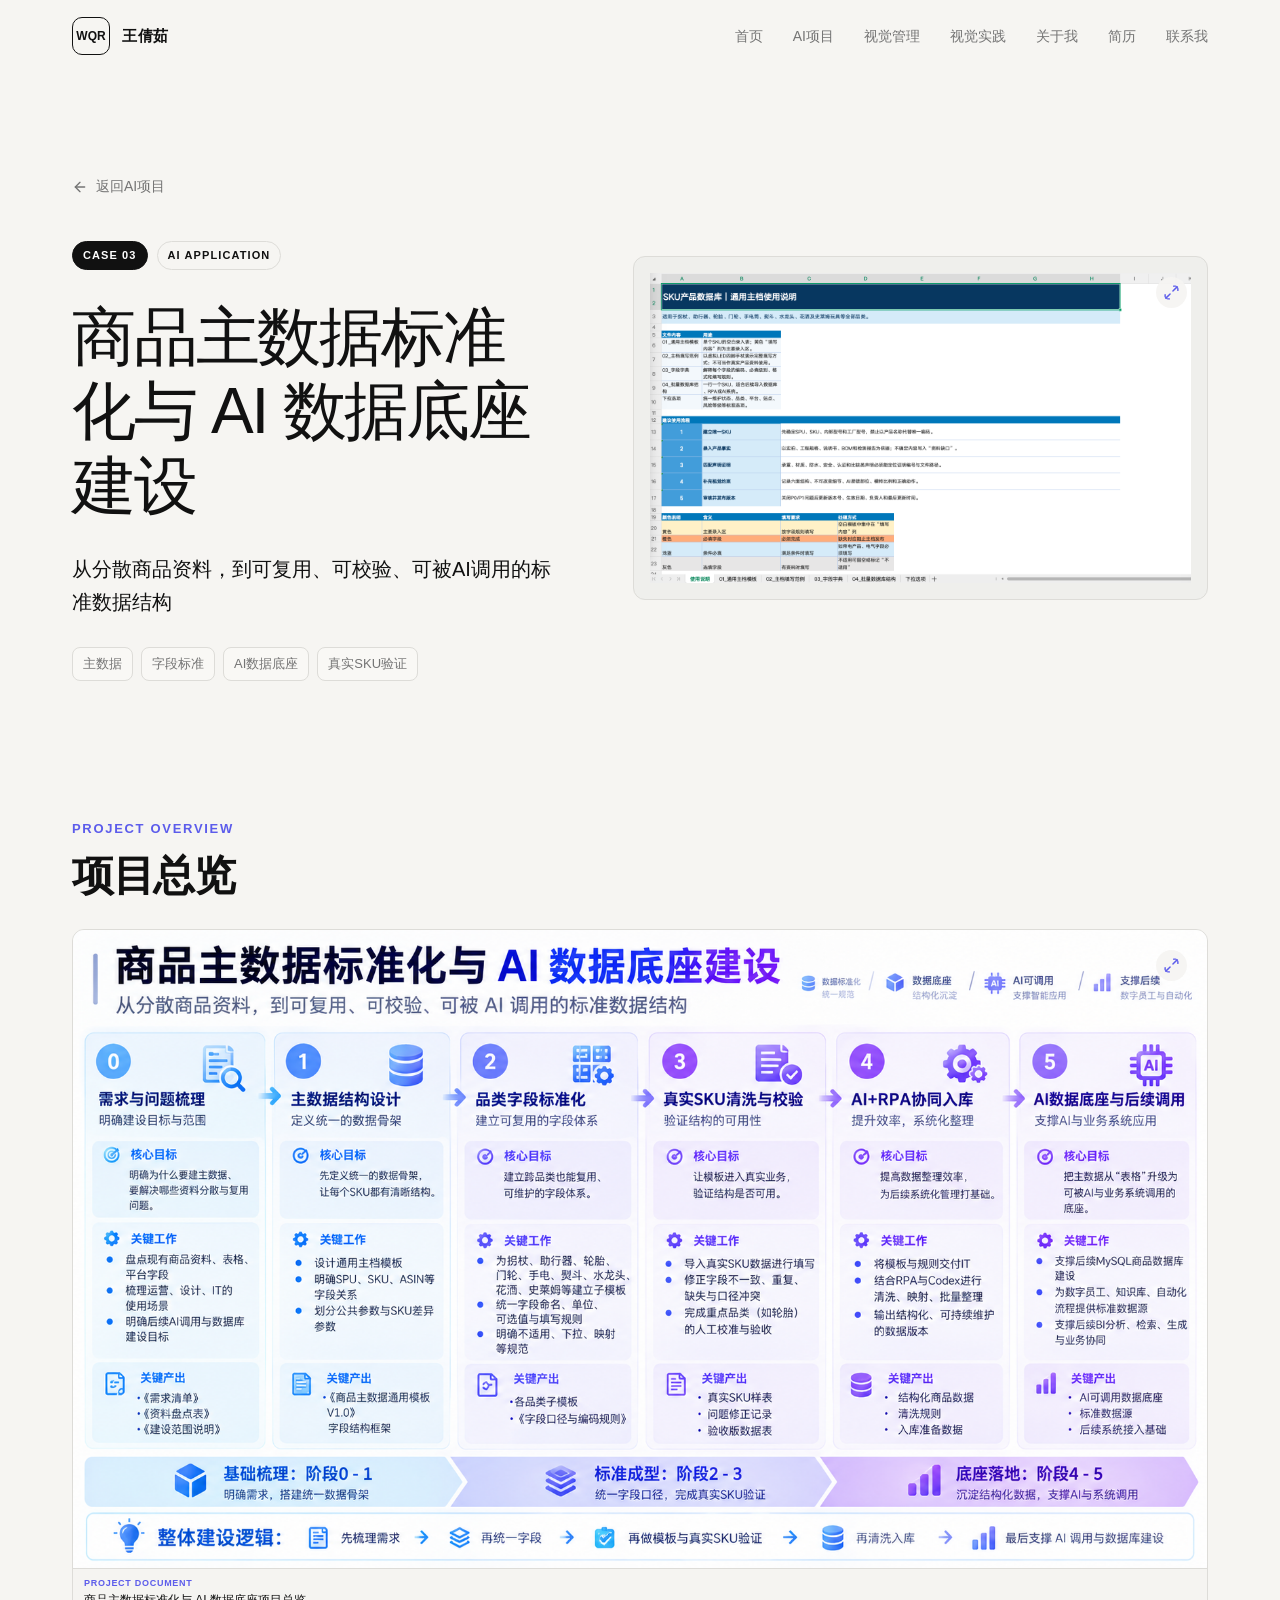
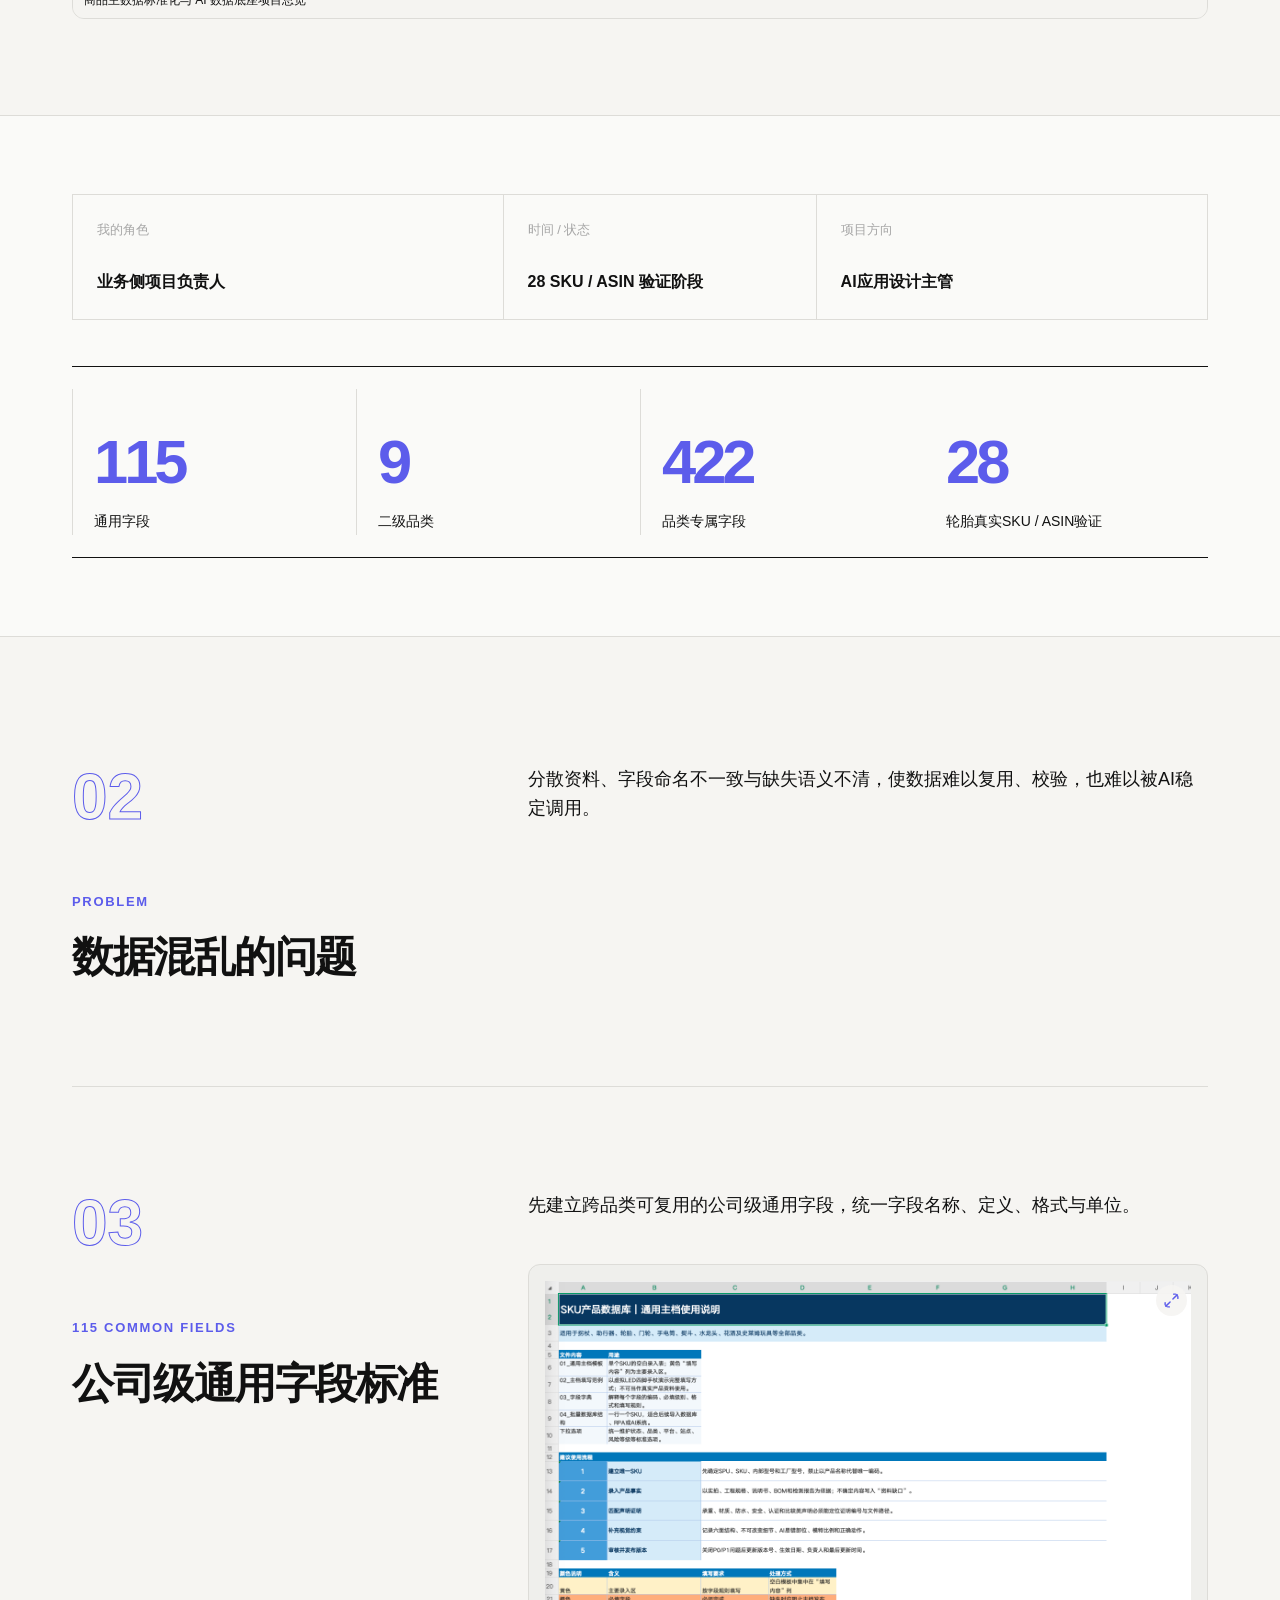
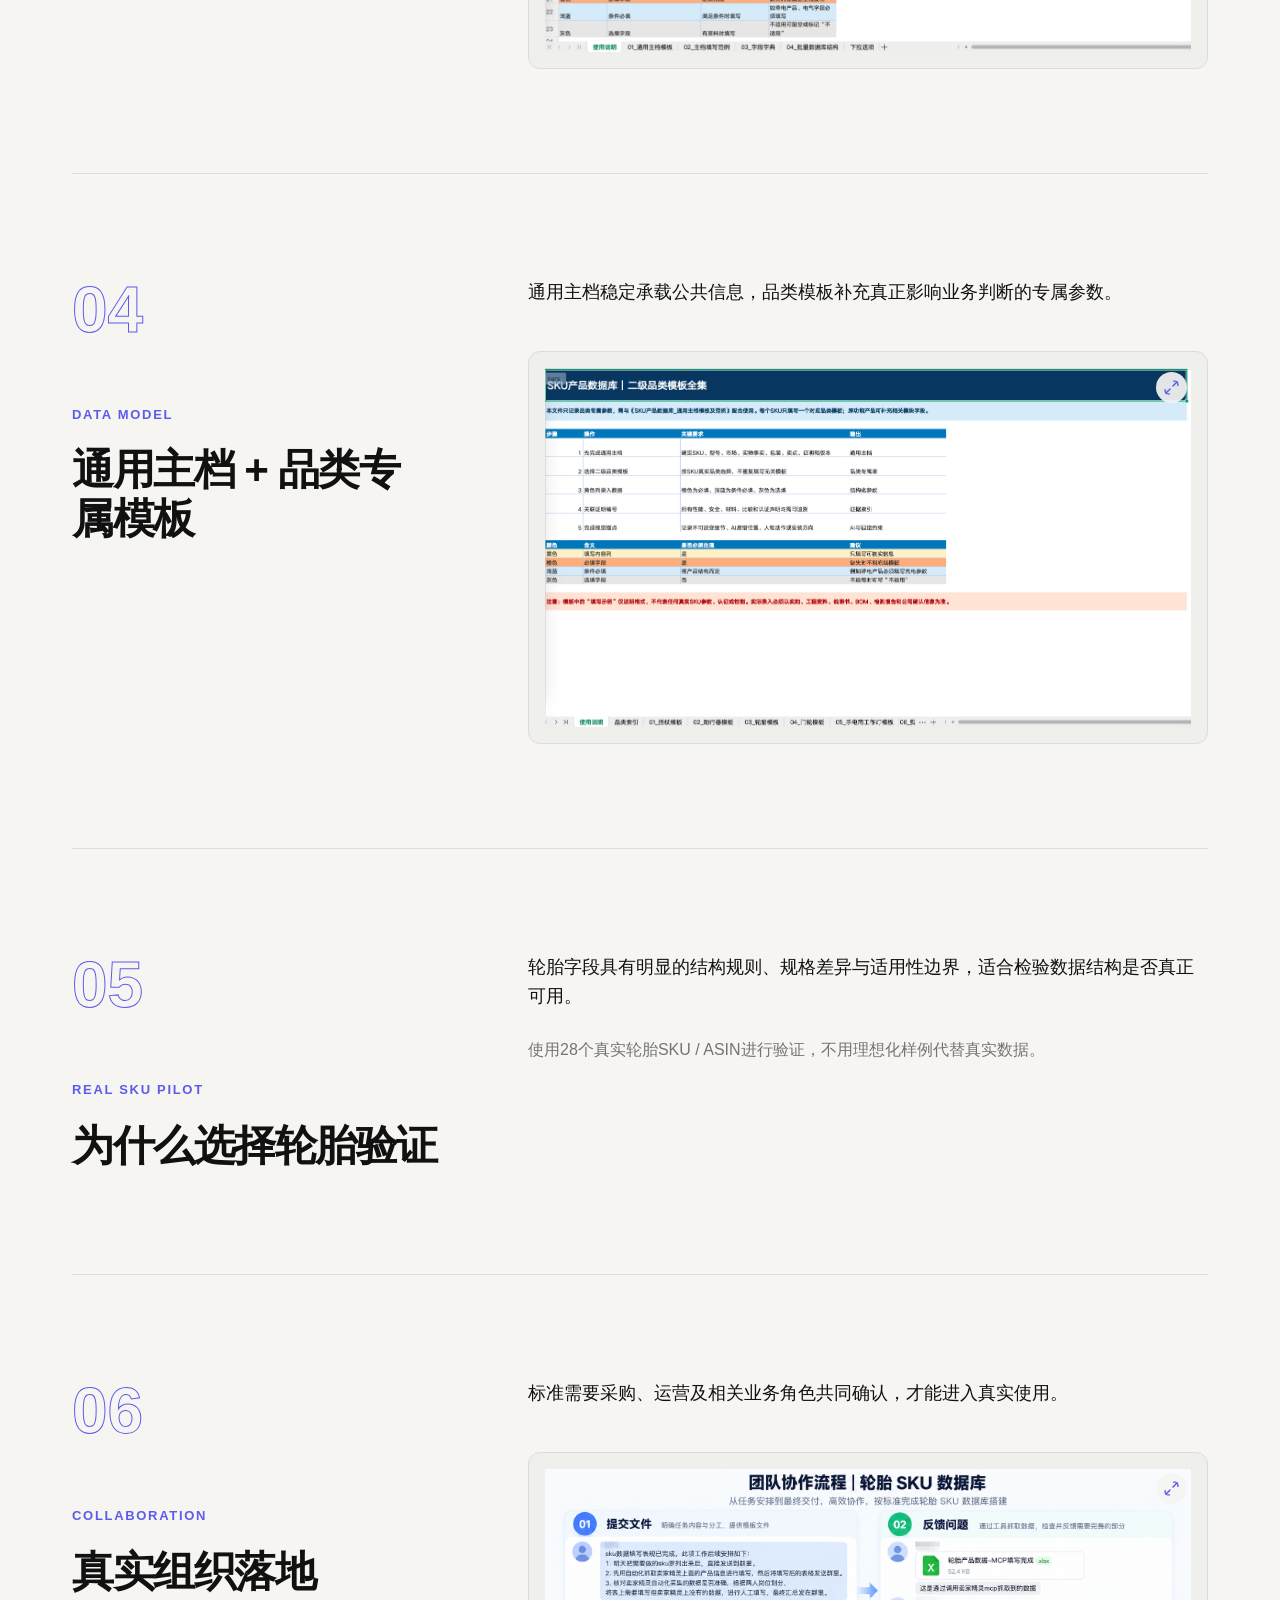
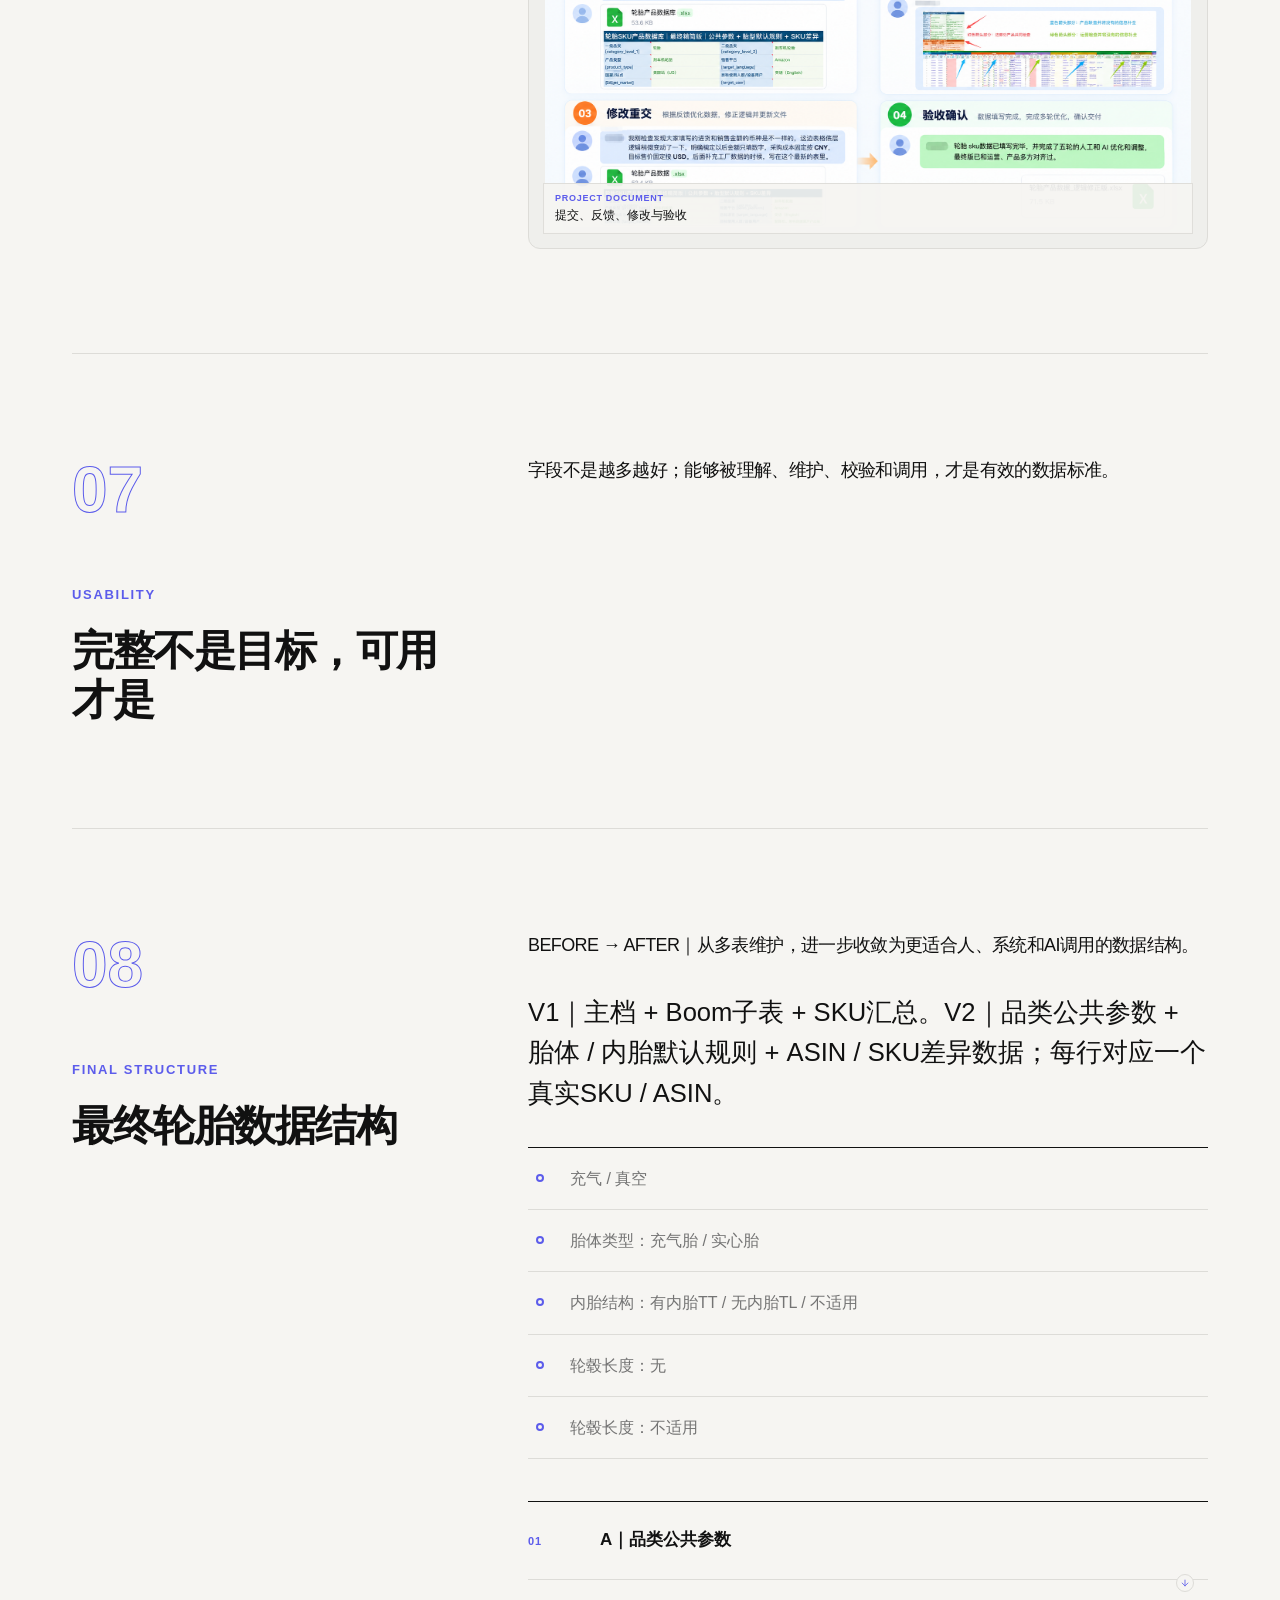
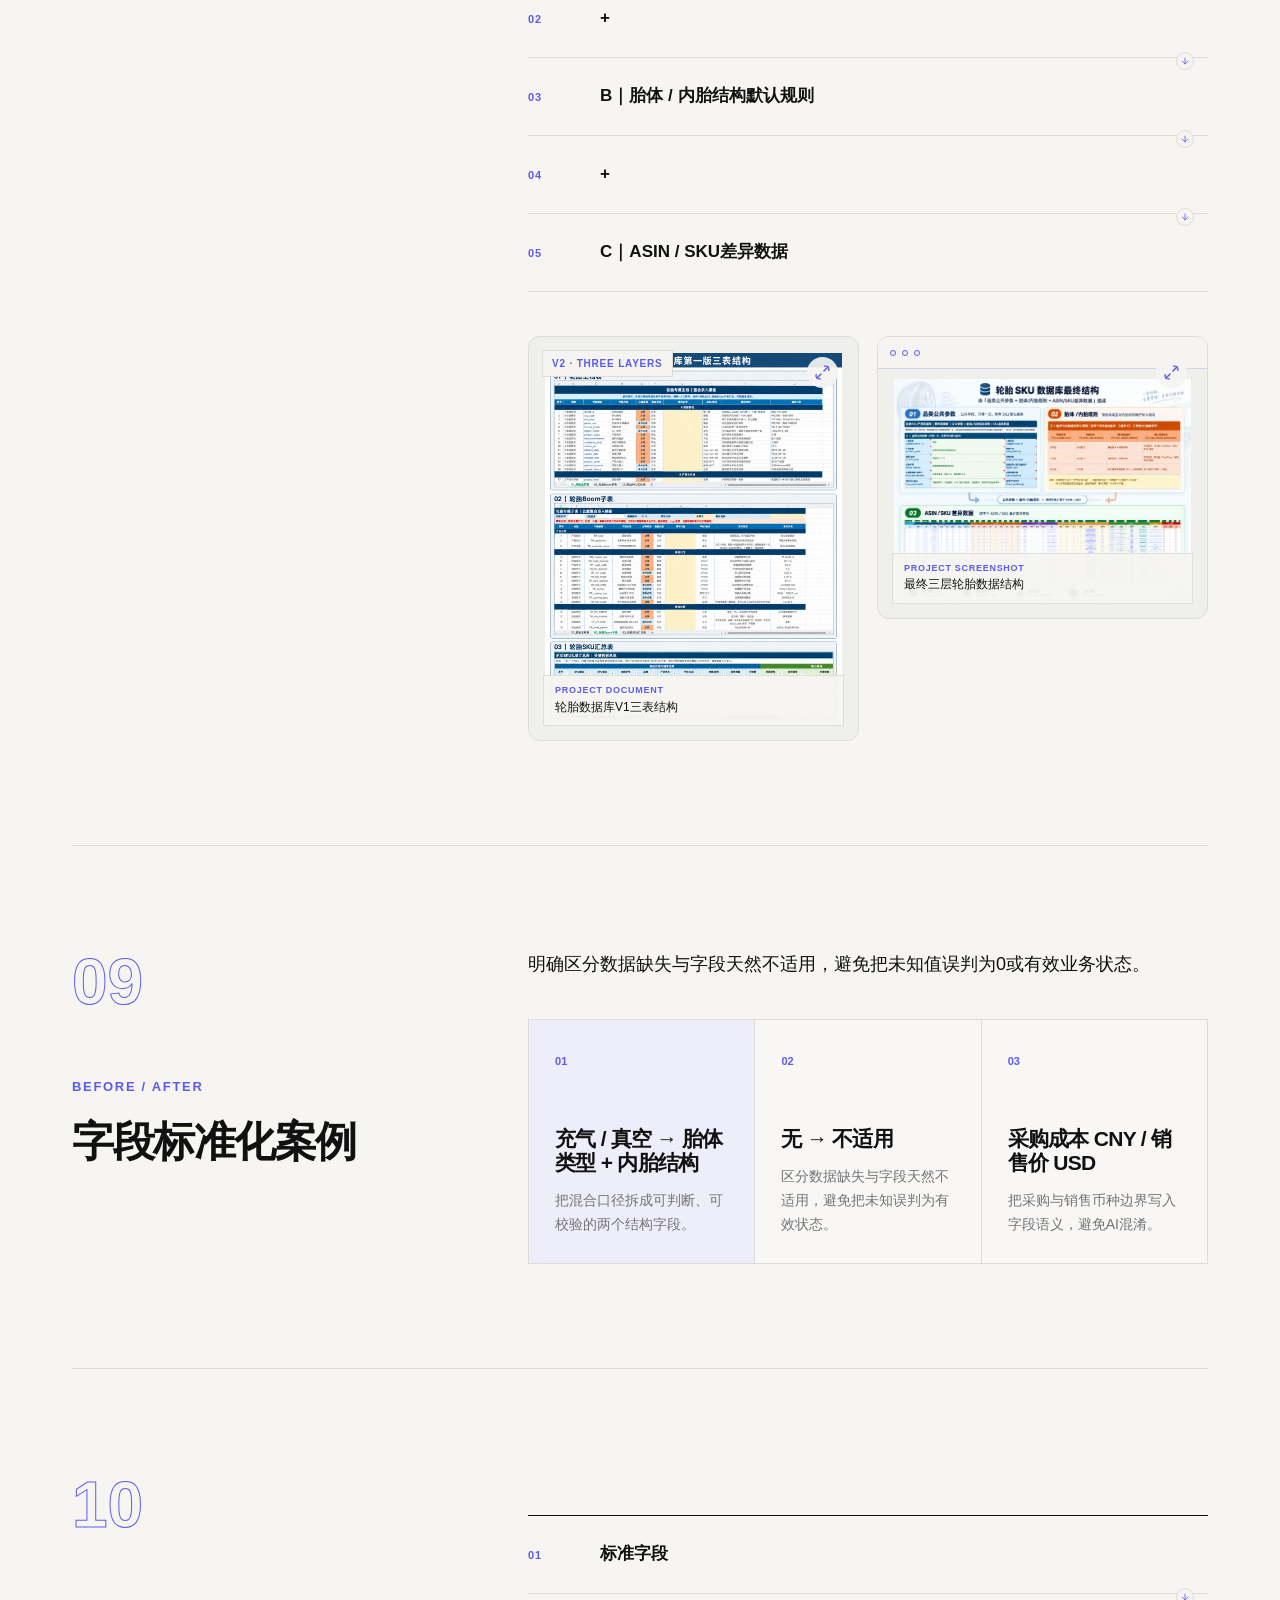
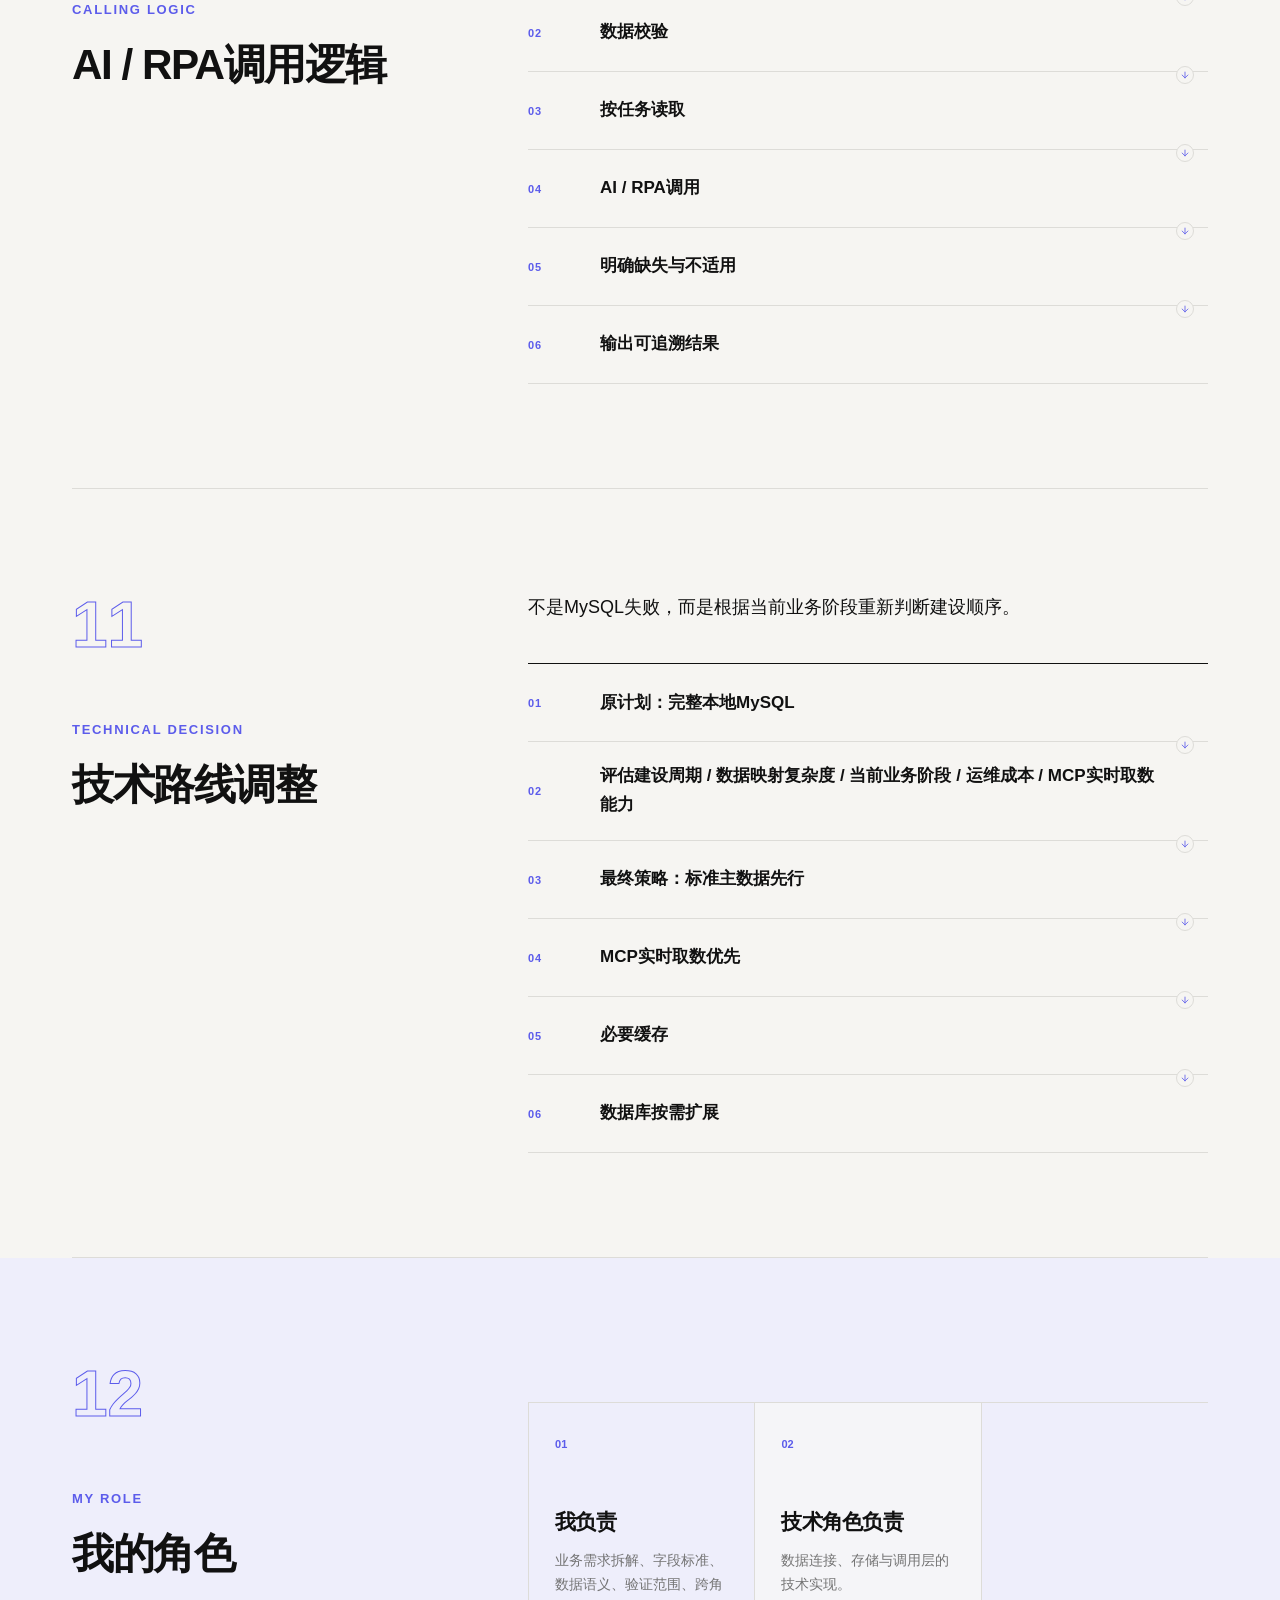
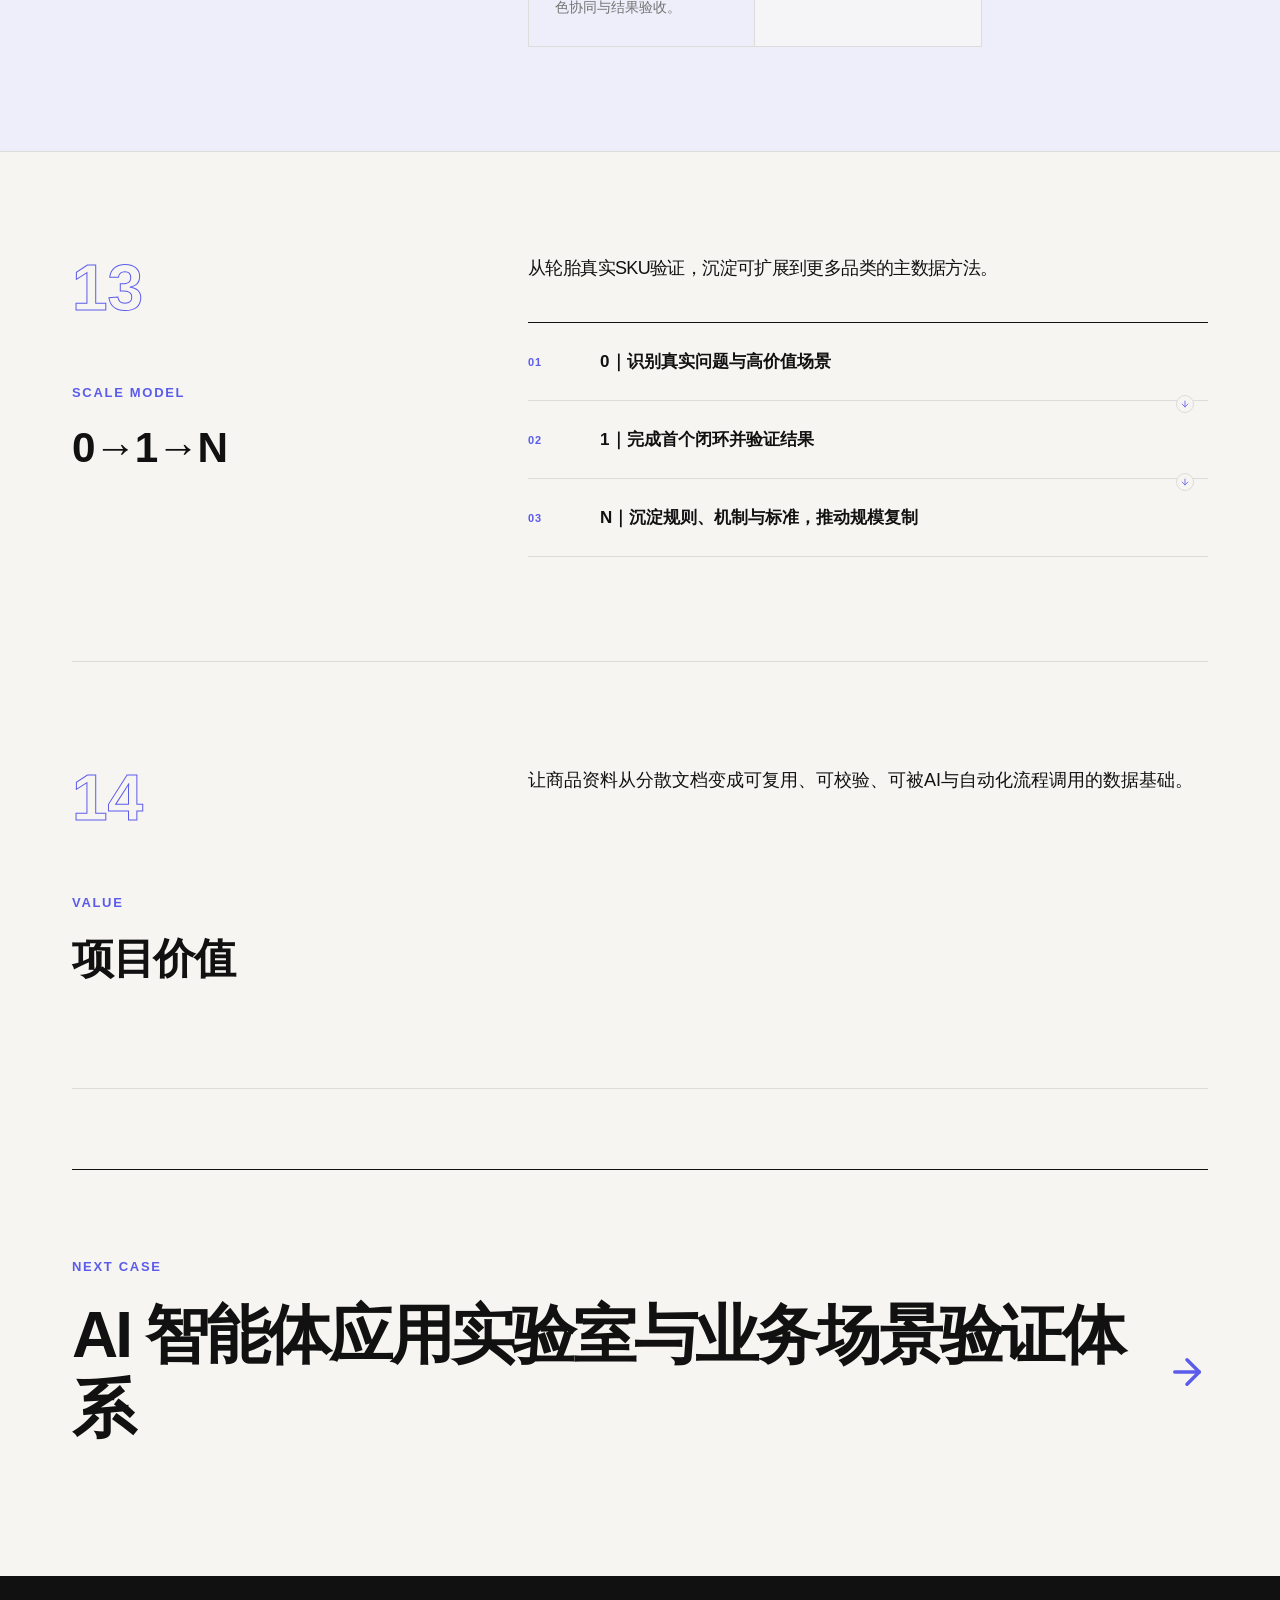
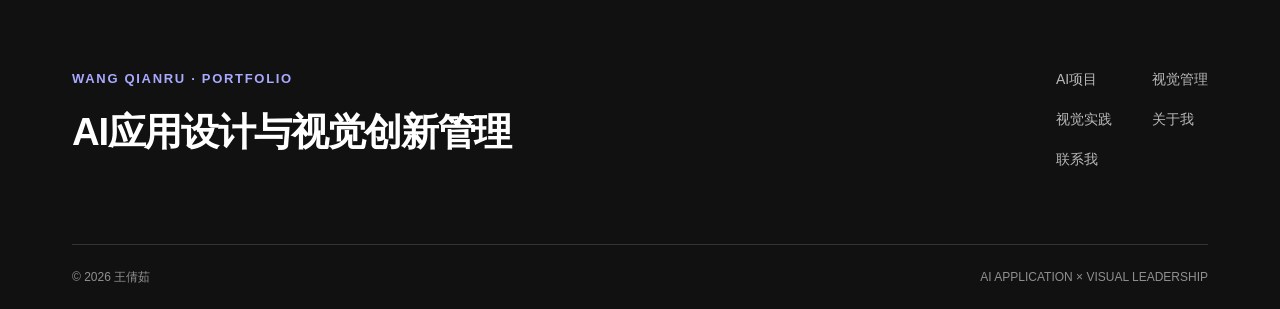
<file: projects/product-master-data/index.html>
<!DOCTYPE html><html lang="zh-CN"><head><meta charSet="utf-8"/><meta name="viewport" content="width=device-width, initial-scale=1"/><link rel="stylesheet" href="/_next/static/chunks/2fu8kl9dzmy-1.css" data-precedence="next"/><link rel="preload" as="script" fetchPriority="low" href="/_next/static/chunks/3__muui5h9rv7.js"/><script src="/_next/static/chunks/27-opqc9xg5w0.js" async=""></script><script src="/_next/static/chunks/219rqkmz9px26.js" async=""></script><script src="/_next/static/chunks/29pbeyprxkz70.js" async=""></script><script src="/_next/static/chunks/turbopack-2dl4k2-w7nwtn.js" async=""></script><script src="/_next/static/chunks/1s68bzxfwe3rn.js" async=""></script><script src="/_next/static/chunks/2-1_cdebd-u8p.js" async=""></script><script src="/_next/static/chunks/44ib_tj9liyi7.js" async=""></script><title>商品主数据标准化与 AI 数据底座建设｜王倩茹作品集</title><meta name="description" content="从分散商品资料，到可复用、可校验、可被AI调用的标准数据结构"/><link rel="shortcut icon" href="/favicon.svg"/><link rel="icon" href="/favicon.svg"/><script src="/_next/static/chunks/0cz1d0mv5g_q7.js" noModule=""></script></head><body class="antialiased"><div hidden=""><!--$--><!--/$--></div><header class="site-header "><div class="shell header-inner"><a class="wordmark" href="/" aria-label="王倩茹作品集首页"><span>WQR</span><strong>王倩茹</strong></a><nav class="desktop-nav" aria-label="主导航"><a class="" href="/">首页</a><a class="" href="/ai-projects">AI项目</a><a class="" href="/visual-management">视觉管理</a><a class="" href="/visual-practice">视觉实践</a><a class="" href="/about">关于我</a><a class="" href="/resume">简历</a><a class="" href="/resume#contact">联系我</a></nav><button class="menu-button" type="button" aria-label="打开菜单" aria-expanded="false"><svg xmlns="http://www.w3.org/2000/svg" width="24" height="24" viewBox="0 0 24 24" fill="none" stroke="currentColor" stroke-width="2" stroke-linecap="round" stroke-linejoin="round" class="lucide lucide-menu" aria-hidden="true"><path d="M4 5h16"></path><path d="M4 12h16"></path><path d="M4 19h16"></path></svg></button></div></header><main class="case-study case-study--data"><section class="case-hero case-hero--formal shell section-pad"><div class="case-hero__copy" style="opacity:0;transform:translateY(20px)"><a class="back-link" href="/ai-projects"><svg xmlns="http://www.w3.org/2000/svg" width="24" height="24" viewBox="0 0 24 24" fill="none" stroke="currentColor" stroke-width="2" stroke-linecap="round" stroke-linejoin="round" class="lucide lucide-arrow-left" aria-hidden="true"><path d="m12 19-7-7 7-7"></path><path d="M19 12H5"></path></svg> 返回<!-- -->AI项目</a><div class="case-kicker"><span>CASE 03</span><span>AI APPLICATION</span></div><h1>商品主数据标准化与 AI 数据底座建设</h1><p class="case-subtitle">从分散商品资料，到可复用、可校验、可被AI调用的标准数据结构</p><div class="tag-row"><span class="tag">主数据</span><span class="tag">字段标准</span><span class="tag">AI数据底座</span><span class="tag">真实SKU验证</span></div></div><div class="case-hero__media" style="opacity:0;transform:translateY(20px)"><button class="case-asset-trigger" type="button" aria-label="放大查看：case03-01-master-template.png" aria-haspopup="dialog" aria-expanded="false" data-state="closed" data-slot="dialog-trigger"><figure class="case-asset case-asset--real case-asset--16x9 case-asset--document  " data-asset-path="/images/portfolio/case03/case03-01-master-template.png" data-object-fit="contain"><img src="/images/portfolio/case03/case03-01-master-template.png" alt="case03-01-master-template.png" loading="lazy"/><svg xmlns="http://www.w3.org/2000/svg" width="24" height="24" viewBox="0 0 24 24" fill="none" stroke="currentColor" stroke-width="2" stroke-linecap="round" stroke-linejoin="round" class="lucide lucide-maximize-2 case-asset__expand" aria-hidden="true"><path d="M15 3h6v6"></path><path d="m21 3-7 7"></path><path d="m3 21 7-7"></path><path d="M9 21H3v-6"></path></svg></figure></button></div></section><section class="case-feature shell" aria-label="项目总览"><div class="case-feature__heading" style="opacity:0;transform:translateY(20px)"><p class="eyebrow">PROJECT OVERVIEW</p><h2>项目总览</h2></div><div class="" style="opacity:0;transform:translateY(20px)"><button class="case-asset-trigger" type="button" aria-label="放大查看：商品主数据标准化与 AI 数据底座项目总览" aria-haspopup="dialog" aria-expanded="false" data-state="closed" data-slot="dialog-trigger"><figure class="case-asset case-asset--real case-asset--16x9 case-asset--document  " data-asset-path="/images/portfolio/case03/case03-overview-product-master-data-ai-base.png" data-object-fit="contain"><img src="/images/portfolio/case03/case03-overview-product-master-data-ai-base.png" alt="商品主数据标准化与 AI 数据底座项目总览" loading="lazy"/><svg xmlns="http://www.w3.org/2000/svg" width="24" height="24" viewBox="0 0 24 24" fill="none" stroke="currentColor" stroke-width="2" stroke-linecap="round" stroke-linejoin="round" class="lucide lucide-maximize-2 case-asset__expand" aria-hidden="true"><path d="M15 3h6v6"></path><path d="m21 3-7 7"></path><path d="m3 21 7-7"></path><path d="M9 21H3v-6"></path></svg><figcaption><span>PROJECT DOCUMENT</span>商品主数据标准化与 AI 数据底座项目总览</figcaption></figure></button></div></section><section class="surface-section case-overview case-overview--formal"><div class="shell"><div class="case-meta-grid case-meta-grid--formal"><div><span>我的角色</span><strong>业务侧项目负责人</strong></div><div><span>时间 / 状态</span><strong>28 SKU / ASIN 验证阶段</strong></div><div><span>项目方向</span><strong>AI应用设计主管</strong></div></div><div class="case-metrics case-metrics--4"><div><strong>115</strong><span>通用字段</span></div><div><strong>9</strong><span>二级品类</span></div><div><strong>422</strong><span>品类专属字段</span></div><div><strong>28</strong><span>轮胎真实SKU / ASIN验证</span></div></div></div></section><div class="case-sections case-sections--formal shell"><section class="case-section case-section--formal case-section--data " id="problem"><div class="case-section__heading" style="opacity:0;transform:translateY(20px)"><span>02</span><p class="eyebrow">PROBLEM</p><h2>数据混乱的问题</h2></div><div class="case-section__body" style="opacity:0;transform:translateY(20px)"><p class="case-lead">分散资料、字段命名不一致与缺失语义不清，使数据难以复用、校验，也难以被AI稳定调用。</p></div></section><section class="case-section case-section--formal case-section--data " id="common-fields"><div class="case-section__heading" style="opacity:0;transform:translateY(20px)"><span>03</span><p class="eyebrow">115 COMMON FIELDS</p><h2>公司级通用字段标准</h2></div><div class="case-section__body" style="opacity:0;transform:translateY(20px)"><p class="case-lead">先建立跨品类可复用的公司级通用字段，统一字段名称、定义、格式与单位。</p><div class="case-assets  case-assets--single    "><button class="case-asset-trigger" type="button" aria-label="放大查看：case03-01-master-template.png" aria-haspopup="dialog" aria-expanded="false" data-state="closed" data-slot="dialog-trigger"><figure class="case-asset case-asset--real case-asset--16x9 case-asset--document  " data-asset-path="/images/portfolio/case03/case03-01-master-template.png" data-object-fit="contain"><img src="/images/portfolio/case03/case03-01-master-template.png" alt="case03-01-master-template.png" loading="lazy"/><svg xmlns="http://www.w3.org/2000/svg" width="24" height="24" viewBox="0 0 24 24" fill="none" stroke="currentColor" stroke-width="2" stroke-linecap="round" stroke-linejoin="round" class="lucide lucide-maximize-2 case-asset__expand" aria-hidden="true"><path d="M15 3h6v6"></path><path d="m21 3-7 7"></path><path d="m3 21 7-7"></path><path d="M9 21H3v-6"></path></svg></figure></button></div></div></section><section class="case-section case-section--formal case-section--data " id="templates"><div class="case-section__heading" style="opacity:0;transform:translateY(20px)"><span>04</span><p class="eyebrow">DATA MODEL</p><h2>通用主档 + 品类专属模板</h2></div><div class="case-section__body" style="opacity:0;transform:translateY(20px)"><p class="case-lead">通用主档稳定承载公共信息，品类模板补充真正影响业务判断的专属参数。</p><div class="case-assets  case-assets--single    "><button class="case-asset-trigger" type="button" aria-label="放大查看：case03-02-category-templates.png" aria-haspopup="dialog" aria-expanded="false" data-state="closed" data-slot="dialog-trigger"><figure class="case-asset case-asset--real case-asset--16x9 case-asset--document  " data-asset-path="/images/portfolio/case03/case03-02-category-templates.png" data-object-fit="contain"><img src="/images/portfolio/case03/case03-02-category-templates.png" alt="case03-02-category-templates.png" loading="lazy"/><svg xmlns="http://www.w3.org/2000/svg" width="24" height="24" viewBox="0 0 24 24" fill="none" stroke="currentColor" stroke-width="2" stroke-linecap="round" stroke-linejoin="round" class="lucide lucide-maximize-2 case-asset__expand" aria-hidden="true"><path d="M15 3h6v6"></path><path d="m21 3-7 7"></path><path d="m3 21 7-7"></path><path d="M9 21H3v-6"></path></svg></figure></button></div></div></section><section class="case-section case-section--formal case-section--data " id="tire-pilot"><div class="case-section__heading" style="opacity:0;transform:translateY(20px)"><span>05</span><p class="eyebrow">REAL SKU PILOT</p><h2>为什么选择轮胎验证</h2></div><div class="case-section__body" style="opacity:0;transform:translateY(20px)"><p class="case-lead">轮胎字段具有明显的结构规则、规格差异与适用性边界，适合检验数据结构是否真正可用。</p><p>使用28个真实轮胎SKU / ASIN进行验证，不用理想化样例代替真实数据。</p></div></section><section class="case-section case-section--formal case-section--management " id="organization"><div class="case-section__heading" style="opacity:0;transform:translateY(20px)"><span>06</span><p class="eyebrow">COLLABORATION</p><h2>真实组织落地</h2></div><div class="case-section__body" style="opacity:0;transform:translateY(20px)"><p class="case-lead">标准需要采购、运营及相关业务角色共同确认，才能进入真实使用。</p><div class="case-assets  case-assets--single    "><button class="case-asset-trigger" type="button" aria-label="放大查看：提交、反馈、修改与验收" aria-haspopup="dialog" aria-expanded="false" data-state="closed" data-slot="dialog-trigger"><figure class="case-asset case-asset--real case-asset--16x9 case-asset--document  " data-asset-path="/images/portfolio/case03/case03-04-team-collaboration.png" data-object-fit="contain"><img src="/images/portfolio/case03/case03-04-team-collaboration.png" alt="提交、反馈、修改与验收" loading="lazy"/><svg xmlns="http://www.w3.org/2000/svg" width="24" height="24" viewBox="0 0 24 24" fill="none" stroke="currentColor" stroke-width="2" stroke-linecap="round" stroke-linejoin="round" class="lucide lucide-maximize-2 case-asset__expand" aria-hidden="true"><path d="M15 3h6v6"></path><path d="m21 3-7 7"></path><path d="m3 21 7-7"></path><path d="M9 21H3v-6"></path></svg><figcaption><span>PROJECT DOCUMENT</span>提交、反馈、修改与验收</figcaption></figure></button></div></div></section><section class="case-section case-section--formal case-section--data " id="usable"><div class="case-section__heading" style="opacity:0;transform:translateY(20px)"><span>07</span><p class="eyebrow">USABILITY</p><h2>完整不是目标，可用才是</h2></div><div class="case-section__body" style="opacity:0;transform:translateY(20px)"><p class="case-statement">字段不是越多越好；能够被理解、维护、校验和调用，才是有效的数据标准。</p></div></section><section class="case-section case-section--formal case-section--data " id="final-structure"><div class="case-section__heading" style="opacity:0;transform:translateY(20px)"><span>08</span><p class="eyebrow">FINAL STRUCTURE</p><h2>最终轮胎数据结构</h2></div><div class="case-section__body" style="opacity:0;transform:translateY(20px)"><p class="case-statement">BEFORE → AFTER｜从多表维护，进一步收敛为更适合人、系统和AI调用的数据结构。</p><p class="case-lead">V1｜主档 + Boom子表 + SKU汇总。V2｜品类公共参数 + 胎体 / 内胎默认规则 + ASIN / SKU差异数据；每行对应一个真实SKU / ASIN。</p><ul class="case-detail-list"><li>充气 / 真空</li><li>胎体类型：充气胎 / 实心胎</li><li>内胎结构：有内胎TT / 无内胎TL / 不适用</li><li>轮毂长度：无</li><li>轮毂长度：不适用</li></ul><ol class="case-flow "><li><span>01</span><strong>A｜品类公共参数</strong><svg xmlns="http://www.w3.org/2000/svg" width="24" height="24" viewBox="0 0 24 24" fill="none" stroke="currentColor" stroke-width="2" stroke-linecap="round" stroke-linejoin="round" class="lucide lucide-arrow-down" aria-hidden="true"><path d="M12 5v14"></path><path d="m19 12-7 7-7-7"></path></svg></li><li><span>02</span><strong>+</strong><svg xmlns="http://www.w3.org/2000/svg" width="24" height="24" viewBox="0 0 24 24" fill="none" stroke="currentColor" stroke-width="2" stroke-linecap="round" stroke-linejoin="round" class="lucide lucide-arrow-down" aria-hidden="true"><path d="M12 5v14"></path><path d="m19 12-7 7-7-7"></path></svg></li><li><span>03</span><strong>B｜胎体 / 内胎结构默认规则</strong><svg xmlns="http://www.w3.org/2000/svg" width="24" height="24" viewBox="0 0 24 24" fill="none" stroke="currentColor" stroke-width="2" stroke-linecap="round" stroke-linejoin="round" class="lucide lucide-arrow-down" aria-hidden="true"><path d="M12 5v14"></path><path d="m19 12-7 7-7-7"></path></svg></li><li><span>04</span><strong>+</strong><svg xmlns="http://www.w3.org/2000/svg" width="24" height="24" viewBox="0 0 24 24" fill="none" stroke="currentColor" stroke-width="2" stroke-linecap="round" stroke-linejoin="round" class="lucide lucide-arrow-down" aria-hidden="true"><path d="M12 5v14"></path><path d="m19 12-7 7-7-7"></path></svg></li><li><span>05</span><strong>C｜ASIN / SKU差异数据</strong></li></ol><div class="case-assets    case-assets--before-after  "><button class="case-asset-trigger" type="button" aria-label="放大查看：轮胎数据库V1三表结构" aria-haspopup="dialog" aria-expanded="false" data-state="closed" data-slot="dialog-trigger"><figure class="case-asset case-asset--real case-asset--4x5 case-asset--document  " data-asset-path="/images/portfolio/case03/case03-03-tire-v1-three-tables.png" data-object-fit="contain"><img src="/images/portfolio/case03/case03-03-tire-v1-three-tables.png" alt="轮胎数据库V1三表结构" loading="lazy"/><svg xmlns="http://www.w3.org/2000/svg" width="24" height="24" viewBox="0 0 24 24" fill="none" stroke="currentColor" stroke-width="2" stroke-linecap="round" stroke-linejoin="round" class="lucide lucide-maximize-2 case-asset__expand" aria-hidden="true"><path d="M15 3h6v6"></path><path d="m21 3-7 7"></path><path d="m3 21 7-7"></path><path d="M9 21H3v-6"></path></svg><figcaption><span>PROJECT DOCUMENT</span>轮胎数据库V1三表结构</figcaption></figure></button><button class="case-asset-trigger" type="button" aria-label="放大查看：最终三层轮胎数据结构" aria-haspopup="dialog" aria-expanded="false" data-state="closed" data-slot="dialog-trigger"><figure class="case-asset case-asset--real case-asset--4x3 case-asset--screenshot  " data-asset-path="/images/portfolio/case03/case03-05-final-tire-table.png" data-object-fit="contain"><div class="case-asset__browser" aria-hidden="true"><span></span><span></span><span></span></div><img src="/images/portfolio/case03/case03-05-final-tire-table.png" alt="最终三层轮胎数据结构" loading="lazy"/><svg xmlns="http://www.w3.org/2000/svg" width="24" height="24" viewBox="0 0 24 24" fill="none" stroke="currentColor" stroke-width="2" stroke-linecap="round" stroke-linejoin="round" class="lucide lucide-maximize-2 case-asset__expand" aria-hidden="true"><path d="M15 3h6v6"></path><path d="m21 3-7 7"></path><path d="m3 21 7-7"></path><path d="M9 21H3v-6"></path></svg><figcaption><span>PROJECT SCREENSHOT</span>最终三层轮胎数据结构</figcaption></figure></button></div></div></section><section class="case-section case-section--formal case-section--data " id="normalization"><div class="case-section__heading" style="opacity:0;transform:translateY(20px)"><span>09</span><p class="eyebrow">BEFORE / AFTER</p><h2>字段标准化案例</h2></div><div class="case-section__body" style="opacity:0;transform:translateY(20px)"><p class="case-lead">明确区分数据缺失与字段天然不适用，避免把未知值误判为0或有效业务状态。</p><div class="case-columns "><article class="is-accent"><span>01</span><h3>充气 / 真空 → 胎体类型 + 内胎结构</h3><p>把混合口径拆成可判断、可校验的两个结构字段。</p></article><article class=""><span>02</span><h3>无 → 不适用</h3><p>区分数据缺失与字段天然不适用，避免把未知误判为有效状态。</p></article><article class=""><span>03</span><h3>采购成本 CNY / 销售价 USD</h3><p>把采购与销售币种边界写入字段语义，避免AI混淆。</p></article></div></div></section><section class="case-section case-section--formal case-section--system " id="ai-rpa-call"><div class="case-section__heading" style="opacity:0;transform:translateY(20px)"><span>10</span><p class="eyebrow">CALLING LOGIC</p><h2>AI / RPA调用逻辑</h2></div><div class="case-section__body" style="opacity:0;transform:translateY(20px)"><ol class="case-flow "><li><span>01</span><strong>标准字段</strong><svg xmlns="http://www.w3.org/2000/svg" width="24" height="24" viewBox="0 0 24 24" fill="none" stroke="currentColor" stroke-width="2" stroke-linecap="round" stroke-linejoin="round" class="lucide lucide-arrow-down" aria-hidden="true"><path d="M12 5v14"></path><path d="m19 12-7 7-7-7"></path></svg></li><li><span>02</span><strong>数据校验</strong><svg xmlns="http://www.w3.org/2000/svg" width="24" height="24" viewBox="0 0 24 24" fill="none" stroke="currentColor" stroke-width="2" stroke-linecap="round" stroke-linejoin="round" class="lucide lucide-arrow-down" aria-hidden="true"><path d="M12 5v14"></path><path d="m19 12-7 7-7-7"></path></svg></li><li><span>03</span><strong>按任务读取</strong><svg xmlns="http://www.w3.org/2000/svg" width="24" height="24" viewBox="0 0 24 24" fill="none" stroke="currentColor" stroke-width="2" stroke-linecap="round" stroke-linejoin="round" class="lucide lucide-arrow-down" aria-hidden="true"><path d="M12 5v14"></path><path d="m19 12-7 7-7-7"></path></svg></li><li><span>04</span><strong>AI / RPA调用</strong><svg xmlns="http://www.w3.org/2000/svg" width="24" height="24" viewBox="0 0 24 24" fill="none" stroke="currentColor" stroke-width="2" stroke-linecap="round" stroke-linejoin="round" class="lucide lucide-arrow-down" aria-hidden="true"><path d="M12 5v14"></path><path d="m19 12-7 7-7-7"></path></svg></li><li><span>05</span><strong>明确缺失与不适用</strong><svg xmlns="http://www.w3.org/2000/svg" width="24" height="24" viewBox="0 0 24 24" fill="none" stroke="currentColor" stroke-width="2" stroke-linecap="round" stroke-linejoin="round" class="lucide lucide-arrow-down" aria-hidden="true"><path d="M12 5v14"></path><path d="m19 12-7 7-7-7"></path></svg></li><li><span>06</span><strong>输出可追溯结果</strong></li></ol></div></section><section class="case-section case-section--formal case-section--system " id="technical-route"><div class="case-section__heading" style="opacity:0;transform:translateY(20px)"><span>11</span><p class="eyebrow">TECHNICAL DECISION</p><h2>技术路线调整</h2></div><div class="case-section__body" style="opacity:0;transform:translateY(20px)"><p class="case-lead">不是MySQL失败，而是根据当前业务阶段重新判断建设顺序。</p><ol class="case-flow "><li><span>01</span><strong>原计划：完整本地MySQL</strong><svg xmlns="http://www.w3.org/2000/svg" width="24" height="24" viewBox="0 0 24 24" fill="none" stroke="currentColor" stroke-width="2" stroke-linecap="round" stroke-linejoin="round" class="lucide lucide-arrow-down" aria-hidden="true"><path d="M12 5v14"></path><path d="m19 12-7 7-7-7"></path></svg></li><li><span>02</span><strong>评估建设周期 / 数据映射复杂度 / 当前业务阶段 / 运维成本 / MCP实时取数能力</strong><svg xmlns="http://www.w3.org/2000/svg" width="24" height="24" viewBox="0 0 24 24" fill="none" stroke="currentColor" stroke-width="2" stroke-linecap="round" stroke-linejoin="round" class="lucide lucide-arrow-down" aria-hidden="true"><path d="M12 5v14"></path><path d="m19 12-7 7-7-7"></path></svg></li><li><span>03</span><strong>最终策略：标准主数据先行</strong><svg xmlns="http://www.w3.org/2000/svg" width="24" height="24" viewBox="0 0 24 24" fill="none" stroke="currentColor" stroke-width="2" stroke-linecap="round" stroke-linejoin="round" class="lucide lucide-arrow-down" aria-hidden="true"><path d="M12 5v14"></path><path d="m19 12-7 7-7-7"></path></svg></li><li><span>04</span><strong>MCP实时取数优先</strong><svg xmlns="http://www.w3.org/2000/svg" width="24" height="24" viewBox="0 0 24 24" fill="none" stroke="currentColor" stroke-width="2" stroke-linecap="round" stroke-linejoin="round" class="lucide lucide-arrow-down" aria-hidden="true"><path d="M12 5v14"></path><path d="m19 12-7 7-7-7"></path></svg></li><li><span>05</span><strong>必要缓存</strong><svg xmlns="http://www.w3.org/2000/svg" width="24" height="24" viewBox="0 0 24 24" fill="none" stroke="currentColor" stroke-width="2" stroke-linecap="round" stroke-linejoin="round" class="lucide lucide-arrow-down" aria-hidden="true"><path d="M12 5v14"></path><path d="m19 12-7 7-7-7"></path></svg></li><li><span>06</span><strong>数据库按需扩展</strong></li></ol></div></section><section class="case-section case-section--formal case-section--role " id="role"><div class="case-section__heading" style="opacity:0;transform:translateY(20px)"><span>12</span><p class="eyebrow">MY ROLE</p><h2>我的角色</h2></div><div class="case-section__body" style="opacity:0;transform:translateY(20px)"><div class="case-columns "><article class="is-accent"><span>01</span><h3>我负责</h3><p>业务需求拆解、字段标准、数据语义、验证范围、跨角色协同与结果验收。</p></article><article class=""><span>02</span><h3>技术角色负责</h3><p>数据连接、存储与调用层的技术实现。</p></article></div></div></section><section class="case-section case-section--formal case-section--data " id="zero-one-n"><div class="case-section__heading" style="opacity:0;transform:translateY(20px)"><span>13</span><p class="eyebrow">SCALE MODEL</p><h2>0→1→N</h2></div><div class="case-section__body" style="opacity:0;transform:translateY(20px)"><p class="case-statement">从轮胎真实SKU验证，沉淀可扩展到更多品类的主数据方法。</p><ol class="case-flow "><li><span>01</span><strong>0｜识别真实问题与高价值场景</strong><svg xmlns="http://www.w3.org/2000/svg" width="24" height="24" viewBox="0 0 24 24" fill="none" stroke="currentColor" stroke-width="2" stroke-linecap="round" stroke-linejoin="round" class="lucide lucide-arrow-down" aria-hidden="true"><path d="M12 5v14"></path><path d="m19 12-7 7-7-7"></path></svg></li><li><span>02</span><strong>1｜完成首个闭环并验证结果</strong><svg xmlns="http://www.w3.org/2000/svg" width="24" height="24" viewBox="0 0 24 24" fill="none" stroke="currentColor" stroke-width="2" stroke-linecap="round" stroke-linejoin="round" class="lucide lucide-arrow-down" aria-hidden="true"><path d="M12 5v14"></path><path d="m19 12-7 7-7-7"></path></svg></li><li><span>03</span><strong>N｜沉淀规则、机制与标准，推动规模复制</strong></li></ol></div></section><section class="case-section case-section--formal case-section--data " id="value"><div class="case-section__heading" style="opacity:0;transform:translateY(20px)"><span>14</span><p class="eyebrow">VALUE</p><h2>项目价值</h2></div><div class="case-section__body" style="opacity:0;transform:translateY(20px)"><p class="case-lead">让商品资料从分散文档变成可复用、可校验、可被AI与自动化流程调用的数据基础。</p></div></section></div><section class="next-case shell" aria-label="下一个项目"><p class="eyebrow">NEXT CASE</p><a href="/projects/ai-solutions-lab"><span>AI 智能体应用实验室与业务场景验证体系</span><svg xmlns="http://www.w3.org/2000/svg" width="24" height="24" viewBox="0 0 24 24" fill="none" stroke="currentColor" stroke-width="2" stroke-linecap="round" stroke-linejoin="round" class="lucide lucide-arrow-right" aria-hidden="true"><path d="M5 12h14"></path><path d="m12 5 7 7-7 7"></path></svg></a></section></main><!--$--><!--/$--><footer class="site-footer"><div class="shell footer-grid"><div><p class="eyebrow">WANG QIANRU · PORTFOLIO</p><h2>AI应用设计与视觉创新管理</h2></div><div class="footer-links"><a href="/ai-projects">AI项目</a><a href="/visual-management">视觉管理</a><a href="/visual-practice">视觉实践</a><a href="/about">关于我</a><a href="/resume#contact">联系我</a></div></div><div class="shell footer-meta"><span>© <!-- -->2026<!-- --> 王倩茹</span><span>AI APPLICATION × VISUAL LEADERSHIP</span></div></footer><script src="/_next/static/chunks/3__muui5h9rv7.js" id="_R_" async=""></script><script>(self.__next_f=self.__next_f||[]).push([0])</script><script>self.__next_f.push([1,"1:\"$Sreact.fragment\"\n2:I[48303,[\"/_next/static/chunks/1s68bzxfwe3rn.js\"],\"SiteHeader\"]\n3:I[61332,[\"/_next/static/chunks/1s68bzxfwe3rn.js\"],\"default\"]\n4:I[96422,[\"/_next/static/chunks/1s68bzxfwe3rn.js\"],\"default\"]\n6:I[79672,[\"/_next/static/chunks/1s68bzxfwe3rn.js\"],\"OutletBoundary\"]\n7:\"$Sreact.suspense\"\na:I[79672,[\"/_next/static/chunks/1s68bzxfwe3rn.js\"],\"ViewportBoundary\"]\nc:I[79672,[\"/_next/static/chunks/1s68bzxfwe3rn.js\"],\"MetadataBoundary\"]\ne:I[3395,[\"/_next/static/chunks/1s68bzxfwe3rn.js\"],\"default\",1]\n:HL[\"/_next/static/chunks/2fu8kl9dzmy-1.css\",\"style\"]\n9:X\n0:{\"P\":null,\"c\":[\"\",\"projects\",\"product-master-data\",\"\"],\"q\":\"\",\"i\":false,\"f\":[[[\"\",{\"children\":[\"projects\",{\"children\":[[\"slug\",\"product-master-data\",\"d\",[]],{\"children\":[\"__PAGE__\",{},\"$undefined\",\"$undefined\",4608]},\"$undefined\",\"$undefined\",4608]},\"$undefined\",\"$undefined\",4608]},\"$undefined\",\"$undefined\",4624],[[\"$\",\"$1\",\"c\",{\"children\":[[[\"$\",\"link\",\"0\",{\"rel\":\"stylesheet\",\"href\":\"/_next/static/chunks/2fu8kl9dzmy-1.css\",\"precedence\":\"next\",\"crossOrigin\":\"$undefined\",\"nonce\":\"$undefined\"}],[\"$\",\"script\",\"script-0\",{\"src\":\"/_next/static/chunks/1s68bzxfwe3rn.js\",\"async\":true,\"nonce\":\"$undefined\"}]],[\"$\",\"html\",null,{\"lang\":\"zh-CN\",\"children\":[\"$\",\"body\",null,{\"className\":\"antialiased\",\"children\":[[\"$\",\"$L2\",null,{}],[\"$\",\"$L3\",null,{\"parallelRouterKey\":\"children\",\"error\":\"$undefined\",\"errorStyles\":\"$undefined\",\"errorScripts\":\"$undefined\",\"template\":[\"$\",\"$L4\",null,{}],\"templateStyles\":\"$undefined\",\"templateScripts\":\"$undefined\",\"notFound\":[[[\"$\",\"title\",null,{\"children\":\"404: This page could not be found.\"}],[\"$\",\"div\",null,{\"style\":{\"fontFamily\":\"system-ui,\\\"Segoe UI\\\",Roboto,Helvetica,Arial,sans-serif,\\\"Apple Color Emoji\\\",\\\"Segoe UI Emoji\\\"\",\"height\":\"100vh\",\"textAlign\":\"center\",\"display\":\"flex\",\"flexDirection\":\"column\",\"alignItems\":\"center\",\"justifyContent\":\"center\"},\"children\":[\"$\",\"div\",null,{\"children\":[[\"$\",\"style\",null,{\"dangerouslySetInnerHTML\":{\"__html\":\"body{color:#000;background:#fff;margin:0}.next-error-h1{border-right:1px solid rgba(0,0,0,.3)}@media (prefers-color-scheme:dark){body{color:#fff;background:#000}.next-error-h1{border-right:1px solid rgba(255,255,255,.3)}}\"}}],[\"$\",\"h1\",null,{\"className\":\"next-error-h1\",\"style\":{\"display\":\"inline-block\",\"margin\":\"0 20px 0 0\",\"padding\":\"0 23px 0 0\",\"fontSize\":24,\"fontWeight\":500,\"verticalAlign\":\"top\",\"lineHeight\":\"49px\"},\"children\":404}],[\"$\",\"div\",null,{\"style\":{\"display\":\"inline-block\"},\"children\":[\"$\",\"h2\",null,{\"style\":{\"fontSize\":14,\"fontWeight\":400,\"lineHeight\":\"49px\",\"margin\":0},\"children\":\"This page could not be found.\"}]}]]}]}]],[]],\"forbidden\":\"$undefined\",\"unauthorized\":\"$undefined\"}],[\"$\",\"footer\",null,{\"className\":\"site-footer\",\"children\":[[\"$\",\"div\",null,{\"className\":\"shell footer-grid\",\"children\":[[\"$\",\"div\",null,{\"children\":[[\"$\",\"p\",null,{\"className\":\"eyebrow\",\"children\":\"WANG QIANRU · PORTFOLIO\"}],[\"$\",\"h2\",null,{\"children\":\"AI应用设计与视觉创新管理\"}]]}],[\"$\",\"div\",null,{\"className\":\"footer-links\",\"children\":[[\"$\",\"a\",null,{\"href\":\"/ai-projects\",\"children\":\"AI项目\"}],[\"$\",\"a\",null,{\"href\":\"/visual-management\",\"children\":\"视觉管理\"}],[\"$\",\"a\",null,{\"href\":\"/visual-practice\",\"children\":\"视觉实践\"}],[\"$\",\"a\",null,{\"href\":\"/about\",\"children\":\"关于我\"}],[\"$\",\"a\",null,{\"href\":\"/resume#contact\",\"children\":\"联系我\"}]]}]]}],[\"$\",\"div\",null,{\"className\":\"shell footer-meta\",\"children\":[[\"$\",\"span\",null,{\"children\":[\"© \",2026,\" 王倩茹\"]}],[\"$\",\"span\",null,{\"children\":\"AI APPLICATION × VISUAL LEADERSHIP\"}]]}]]}]]}]}]]}],{\"children\":[[\"$\",\"$1\",\"c\",{\"children\":[null,[\"$\",\"$L3\",null,{\"parallelRouterKey\":\"children\",\"error\":\"$undefined\",\"errorStyles\":\"$undefined\",\"errorScripts\":\"$undefined\",\"template\":[\"$\",\"$L4\",null,{}],\"templateStyles\":\"$undefined\",\"templateScripts\":\"$undefined\",\"notFound\":\"$undefined\",\"forbidden\":\"$undefined\",\"unauthorized\":\"$undefined\"}]]}],{\"children\":[[\"$\",\"$1\",\"c\",{\"children\":[null,[\"$\",\"$L3\",null,{\"parallelRouterKey\":\"children\",\"error\":\"$undefined\",\"errorStyles\":\"$undefined\",\"errorScripts\":\"$undefined\",\"template\":[\"$\",\"$L4\",null,{}],\"templateStyles\":\"$undefined\",\"templateScripts\":\"$undefined\",\"notFound\":\"$undefined\",\"forbidden\":\"$undefined\",\"unauthorized\":\"$undefined\"}]]}],{\"children\":[[\"$\",\"$1\",\"c\",{\"children\":[\"$L5\",[[\"$\",\"script\",\"script-0\",{\"src\":\"/_next/static/chunks/2-1_cdebd-u8p.js\",\"async\":true,\"nonce\":\"$undefined\"}],[\"$\",\"script\",\"script-1\",{\"src\":\"/_next/static/chunks/44ib_tj9liyi7.js\",\"async\":true,\"nonce\":\"$undefined\"}]],[\"$\",\"$L6\",null,{\"children\":[\"$\",\"$7\",null,{\"name\":\"Next.MetadataOutlet\",\"children\":\"$@8\"}]}]]}],{},null,false,null]},null,false,\"$9\"]},null,false,\"$9\"]},null,false,null],[\"$\",\"$1\",\"h\",{\"children\":[null,[\"$\",\"$La\",null,{\"children\":\"$Lb\"}],[\"$\",\"div\",null,{\"hidden\":true,\"children\":[\"$\",\"$Lc\",null,{\"children\":[\"$\",\"$7\",null,{\"name\":\"Next.Metadata\",\"children\":\"$Ld\"}]}]}],null]}],false]],\"m\":\"$undefined\",\"G\":[\"$e\",[[\"$\",\"link\",\"0\",{\"rel\":\"stylesheet\",\"href\":\"/_next/static/chunks/2fu8kl9dzmy-1.css\",\"precedence\":\"next\",\"crossOrigin\":\"$undefined\",\"nonce\":\"$undefined\"}]]],\"S\":true,\"h\":null,\"r\":\"$undefined\",\"s\":\"$undefined\",\"a\":\"$undefined\",\"l\":\"$undefined\",\"p\":\"$undefined\",\"d\":\"$undefined\",\"b\":\"PM53SQdBdrkE1sqryoRLJ\"}\nf:I[63632,[\"/_next/static/chunks/1s68bzxfwe3rn.js\",\"/_next/static/chunks/2-1_cdebd-u8p.js\",\"/_next/static/chunks/44ib_tj9liyi7.js\"],\"Reveal\"]\n10:I[33196,[\"/_next/static/chunks/1s68bzxfwe3rn.js\",\"/_next/static/chunks/2-1_cdebd-u8p.js\",\"/_next/static/chunks/44ib_tj9liyi7.js\"],\"default\"]\n11:I[89102,[\"/_next/static/chunks/1s68bzxfwe3rn.js\",\"/_next/static/chunks/2-1_cdebd-u8p.js\",\"/_next/static/chunks/44ib_tj9liyi7.js\"],\"Tag\"]\n12:I[2412,[\"/_next/static/chunks/1s68bzxfwe3rn.js\",\"/_next/static/chunks/2-1_cdebd-u8p.js\",\"/_next/static/chunks/44ib_tj9liyi7.js\"],\"CaseAssetPlaceholder\"]\n9:C\n5:[\"$\",\"main\",null,{\"className\":\"case-study case-study--data\",\"children\":[[\"$\",\"section\",null,{\"className\":\"case-hero case-hero--formal shell section-pad\",\"children\":[[\"$\",\"$Lf\",null,{\"className\":\"case-hero__copy\",\"children\":[[\"$\",\"a\",null,{\"className\":\"back-link\",\"href\":\"/ai-projects\",\"children\":[[\"$\",\"$L10\",null,{\"ref\":\"$undefined\",\"icon\":{\"name\":\"arrow-left\",\"size\":24,\"node\":[[\"path\",{\"d\":\"m12 19-7-7 7-7\",\"key\":\"1l729n\"}],[\"path\",{\"d\":\"M19 12H5\",\"key\":\"x3x0zl\"}]]},\"className\":\"$undefined\",\"aria-hidden\":\"true\"}],\" 返回\",\"AI项目\"]}],[\"$\",\"div\",null,{\"className\":\"case-kicker\",\"children\":[[\"$\",\"span\",null,{\"children\":\"CASE 03\"}],[\"$\",\"span\",null,{\"children\":\"AI APPLICATION\"}],\"$undefined\"]}],[\"$\",\"h1\",null,{\"children\":\"商品主数据标准化与 AI 数据底座建设\"}],[\"$\",\"p\",null,{\"className\":\"case-subtitle\",\"children\":\"从分散商品资料，到可复用、可校验、可被AI调用的标准数据结构\"}],[\"$\",\"div\",null,{\"className\":\"tag-row\",\"children\":[[\"$\",\"$L11\",\"主数据\",{\"children\":\"主数据\"}],[\"$\",\"$L11\",\"字段标准\",{\"children\":\"字段标准\"}],[\"$\",\"$L11\",\"AI数据底座\",{\"children\":\"AI数据底座\"}],[\"$\",\"$L11\",\"真实SKU验证\",{\"children\":\"真实SKU验证\"}]]}]]}],[\"$\",\"$Lf\",null,{\"className\":\"case-hero__media\",\"delay\":0.08,\"children\":[\"$\",\"$L12\",null,{\"asset\":{\"filename\":\"case03-01-master-template.png\",\"src\":\"/images/portfolio/case03/case03-01-master-template.png\",\"type\":\"document\",\"ratio\":\"16:9\",\"fit\":\"contain\",\"lightbox\":true,\"collage\":false,\"available\":true,\"caption\":\"$undefined\",\"href\":\"$undefined\"}}]}]]}],[\"$\",\"section\",null,{\"className\":\"case-feature shell\",\"aria-label\":\"项目总览\",\"children\":[[\"$\",\"$Lf\",null,{\"className\":\"case-feature__heading\",\"children\":[[\"$\",\"p\",null,{\"className\":\"eyebrow\",\"children\":\"PROJECT OVERVIEW\"}],[\"$\",\"h2\",null,{\"children\":\"项目总览\"}]]}],[\"$\",\"$Lf\",null,{\"delay\":0.06,\"children\":[\"$\",\"$L12\",null,{\"asset\":{\"filename\":\"case03-overview-product-master-data-ai-base.png\",\"src\":\"/images/portfolio/case03/case03-overview-product-master-data-ai-base.png\",\"type\":\"document\",\"ratio\":\"16:9\",\"fit\":\"contain\",\"lightbox\":true,\"collage\":false,\"available\":true,\"caption\":\"商品主数据标准化与 AI 数据底座项目总览\",\"href\":\"$undefined\"}}]}]]}],[\"$\",\"section\",null,{\"className\":\"surface-section case-overview case-overview--formal\",\"children\":[\"$\",\"div\",null,{\"className\":\"shell\",\"children\":[[\"$\",\"div\",null,{\"className\":\"case-meta-grid case-meta-grid--formal\",\"children\":[[\"$\",\"div\",null,{\"children\":[[\"$\",\"span\",null,{\"children\":\"我的角色\"}],[\"$\",\"strong\",null,{\"children\":\"业务侧项目负责人\"}]]}],[\"$\",\"div\",null,{\"children\":[[\"$\",\"span\",null,{\"children\":\"时间 / 状态\"}],[\"$\",\"strong\",null,{\"children\":\"28 SKU / ASIN 验证阶段\"}]]}],[\"$\",\"div\",null,{\"children\":[[\"$\",\"span\",null,{\"children\":\"项目方向\"}],[\"$\",\"strong\",null,{\"children\":\"AI应用设计主管\"}]]}]]}],[\"$\",\"div\",null,{\"className\":\"case-metrics case-metrics--4\",\"children\":[[\"$\",\"div\",\"115通用字段\",{\"children\":[[\"$\",\"strong\",null,{\"className\":\"$undefined\",\"children\":\"115\"}],[\"$\",\"span\",null,{\"children\":\"通用字段\"}],\"$undefined\"]}],[\"$\",\"div\",\"9二级品类\",{\"children\":[[\"$\",\"strong\",null,{\"className\":\"$undefined\",\"children\":\"9\"}],[\"$\",\"span\",null,{\"children\":\"二级品类\"}],\"$undefined\"]}],[\"$\",\"div\",\"422品类专属字段\",{\"children\":[[\"$\",\"strong\",null,{\"className\":\"$undefined\",\"children\":\"422\"}],[\"$\",\"span\",null,{\"children\":\"品类专属字段\"}],\"$undefined\"]}],[\"$\",\"div\",\"28轮胎真实SKU / ASIN验证\",{\"children\":[[\"$\",\"strong\",null,{\"className\":\"$undefined\",\"children\":\"28\"}],[\"$\",\"span\",null,{\"children\":\"轮胎真实SKU / ASIN验证\"}],\"$undefined\"]}]]}]]}]}],[\"$\",\"div\",null,{\"className\":\"case-sections case-sections--formal shell\",\"children\":[[\"$\",\"section\",\"problem\",{\"className\":\"case-section case-section--formal case-section--data \",\"id\":\"problem\",\"children\":[[\"$\",\"$Lf\",null,{\"className\":\"case-section__heading\",\"children\":[[\"$\",\"span\",null,{\"children\":\"02\"}],[\"$\",\"p\",null,{\"className\":\"eyebrow\",\"children\":\"PROBLEM\"}],[\"$\",\"h2\",null,{\"children\":\"数据混乱的问题\"}]]}],[\"$\",\"$Lf\",null,{\"className\":\"case-section__body\",\"delay\":0.04,\"children\":[\"$undefined\",[\"$\",\"p\",null,{\"className\":\"case-lead\",\"children\":\"分散资料、字段命名不一致与缺失语义不清，使数据难以复用、校验，也难以被AI稳定调用。\"}],\"$undefined\",\"$undefined\",\"$undefined\",\"$undefined\",false,\"$undefined\",false]}]]}],[\"$\",\"section\",\"common-fields\",{\"className\":\"case-section case-section--formal case-section--data \",\"id\":\"common-fields\",\"children\":[[\"$\",\"$Lf\",null,{\"className\":\"case-section__heading\",\"children\":[[\"$\",\"span\",null,{\"children\":\"03\"}],[\"$\",\"p\",null,{\"className\":\"eyebrow\",\"children\":\"115 COMMON FIELDS\"}],[\"$\",\"h2\",null,{\"children\":\"公司级通用字段标准\"}]]}],[\"$\",\"$Lf\",null,{\"className\":\"case-section__body\",\"delay\":0.04,\"children\":[\"$undefined\",[\"$\",\"p\",null,{\"className\":\"case-lead\",\"children\":\"先建立跨品类可复用的公司级通用字段，统一字段名称、定义、格式与单位。\"}],\"$undefined\",\"$undefined\",\"$undefined\",\"$undefined\",false,[\"$\",\"div\",null,{\"className\":\"case-assets  case-assets--single    \",\"children\":[[\"$\",\"$L12\",\"case03-01-master-template.png\",{\"asset\":{\"filename\":\"case03-01-master-template.png\",\"src\":\"/images/portfolio/case03/case03-01-master-template.png\",\"type\":\"document\",\"ratio\":\"16:9\",\"fit\":\"contain\",\"lightbox\":true,\"collage\":false,\"available\":true,\"caption\":\"$undefined\",\"href\":\"$undefined\"}}]]}],false]}]]}],[\"$\",\"section\",\"templates\",{\"className\":\"case-section case-section--formal case-section--data \",\"id\":\"templates\",\"children\":[[\"$\",\"$Lf\",null,{\"className\":\"case-section__heading\",\"children\":[\"$L13\",\"$L14\",\"$L15\"]}],\"$L16\"]}],\"$L17\",\"$L18\",\"$L19\",\"$L1a\",\"$L1b\",\"$L1c\",\"$L1d\",\"$L1e\",\"$L1f\",\"$L20\"]}],\"$L21\"]}]\n13:[\"$\",\"span\",null,{\"children\":\"04\"}]\n14:[\"$\",\"p\",null,{\"className\":\"eyebrow\",\"children\":\"DATA MODEL\"}]\n15:[\"$\",\"h2\",null,{\"children\":\"通用主档 + 品类专属模板\"}]\n16:[\"$\",\"$Lf\",null,{\"className\":\"case-section__body\",\"delay\":0.04,\"children\":[\"$undefined\",[\"$\",\"p\",null,{\"className\":\"case-lead\",\"children\":\"通用主档稳定承载公共信息，品类模板补充真正影响业务判断的专属参数。\"}],\"$undefined\",\"$undefined\",\"$undefined\",\"$undefined\",false,[\"$\",\"div\",null,{\"className\":\"case-assets  case-assets--single    \",\"children\":[[\"$\",\"$L12\",\"case03-02-category-templates.png\",{\"asset\":{\"filename\":\"case03-02-category-templates.png\",\"src\":\"/images/portfolio/case03/case03-02-category-templates.png\",\"type\":\"document\",\"ratio\":\"16:9\",\"fit\":\"contain\",\"lightbox\":true,\"collage\":false,\"available\":true,\"caption\":\"$undefined\",\"href\":\"$undefined\"}}]]}],false]}]\n17:[\"$\",\"section\",\"tire-pilot\",{\"className\":\"case-section case-section--formal case-section--data \",\"id\":\"tire-pilot\",\"children\":[[\"$\",\"$Lf\",null,{\"className\":\"case-section__heading\",\"children\":[[\"$\",\"span\",null,{\"children\":\"05\"}],[\"$\",\"p\",null,{\"className\":\"eyebrow\",\"children\":\"REAL SKU PILOT\"}],[\"$\",\"h2\",null,{\"children\":\"为什么选择轮胎验证\"}]]}],[\"$\",\"$Lf\",null,{\"className\":\"case-section__body\",\"delay\":0.04,\"children\":[\"$undefined\",[\"$\",\"p\",null,{\"className\":\"case-lead\",\"children\":\"轮胎字段具有明显的结构规则、规格差异与适用性边界，适合检验数据结构是否真正可用。\"}],[[\"$\",\"p\",\"使用28个真实轮胎SKU / ASIN进行验证，不用理想化样例代替真实数据。\",{\"children\":\"使用28个真实轮胎SKU / ASIN进行验证，不用理想化样例代替真实数据。\"}]],\"$undefined\",\"$undefined\",\"$undefined\",false,\"$undefined\",false]}]]}]\n18:[\"$\",\"section\",\"organization\",{\"className\":\"case-section case-section--formal case-section--management \",\"id\":\"organization\",\"children\":[[\"$\",\"$Lf\",null,{\"className\":\"case-section__heading\",\"children\":[[\"$\",\"span\",null,{\"children\":\"06\"}],[\"$\",\"p\",null,{\"className\":\"eyebrow\",\"children\":\"COLLABORATION\"}],[\"$\",\"h2\",null,{\"children\":\"真实组织落地\"}]]}],[\"$\",\"$Lf\",null,{\"className\":\"case-section__body\",\"delay\":0.04,\"children\":[\"$undefined\",[\"$\",\"p\",null,{\"className\":\"case-lead\",\"children\":\"标准需要采购、运营及相关业务角色共同确认，才能进入真实使用。\"}],\"$undefined\",\"$undefined\",\"$undefined\",\"$undefined\",false,[\"$\",\"div\",null,{\"className\":\"case-assets  case-assets--single    \",\"children\":[[\"$\",\"$L12\",\"case03-04-team-collaboration.png\",{\"asset\":{\"filename\":\"case03-04-team-collaboration.png\",\"src\":\"/images/portfolio/case03/case03-04-team-collaboration.png\",\"type\":\"document\",\"ratio\":\"16:9\",\"fit\":\"contain\",\"lightbox\":true,\"collage\":false,\"available\":true,\"caption\":\"提交、反馈、修改与验收\",\"href\":\"$undefined\"}}]]}],false]}]]}]\n19:[\"$\",\"section\",\"usable\",{\"className\":\"case-section case-section--formal case-section--data \",\"id\":\"usable\",\"children\":[[\"$\",\"$Lf\",null,{\"className\":\"case-section__heading\",\"children\":[[\"$\",\"span\",null,{\"children\":\"07\"}],[\"$\",\"p\",null,{\"className\":\"eyebrow\",\"children\":\"USABILITY\"}],[\"$\",\"h2\",null,{\"children\":\"完整不是目标，可用才是\"}]]}],[\"$\",\"$Lf\",null,{\"className\":\"case-section__body\",\"delay\":0.04,\"children\":[[\"$\",\"p\",null,{\"className\":\"case-statement\",\"children\":\"字段不是越多越好；能够被理解、维护、校验和调用，才是有效的数据标准。\"}],\"$undefined\",\"$undefined\",\"$undefined\",\"$undefined\",\"$undefined\",false,\"$undefined\",false]}]]}]\n1a:[\"$\",\"section\",\"final-structure\",{\"className\":\"case-section case-section--formal case-section--data \",\"id\":\"final-structure\",\"children\":[[\"$\",\"$Lf\",null,{\"className\":\"case-section__heading\",\"children\":[[\"$\",\"span\",null,{\"children\":\"08\"}],[\"$\",\"p\",null,{\"className\":\"eyebrow\",\"children\":\"FINAL STRUCTURE\"}],[\"$\",\"h2\",null,{\"children\":\"最终轮胎数据结构\"}]]}],[\"$\",\"$Lf\",null,{\"className\":\"case-section__body\",\"delay\":0.04,\"children\":[[\"$\",\"p\",null,{\"className\":\"case-statement\",\"children\":\"BEFORE → AFTER｜从多表维护，进一步收敛为更适合人、系统和AI调用的数据结构。\"}],[\"$\",\"p\",null,{\"className\":\"case-lead\",\"children\":\"V1｜主档 + Boom子表 + SKU汇总。V2｜品类公共参数 + 胎体 / 内胎默认规则 + ASIN / SKU差异数据；每行对应一个真实SKU / ASIN。\"}],\"$undefined\",\"$undefined\",[\"$\",\"ul\",null,{\"className\":\"case-detail-list\",\"children\":[[\"$\",\"li\",\"充气 / 真空\",{\"children\":\"充气 / 真空\"}],[\"$\",\"li\",\"胎体类型：充气胎 / 实心胎\",{\"children\":\"胎体类型：充气胎 / 实心胎\"}],[\"$\",\"li\",\"内胎结构：有内胎TT / 无内胎TL / 不适用\",{\"children\":\"内胎结构：有内胎TT / 无内胎TL / 不适用\"}],[\"$\",\"li\",\"轮毂长度：无\",{\"children\":\"轮毂长度：无\"}],[\"$\",\"li\",\"轮毂长度：不适用\",{\"children\":\"轮毂长度：不适用\"}]]}],[\"$\",\"ol\",null,{\"className\":\"case-flow \",\"children\":[[\"$\",\"li\",\"A｜品类公共参数-0\",{\"children\":[[\"$\",\"span\",null,{\"children\":\"01\"}],[\"$\",\"strong\",null,{\"children\":\"A｜品类公共参数\"}],[\"$\",\"$L10\",null,{\"ref\":\"$undefined\",\"icon\":{\"name\":\"arrow-down\",\"size\":24,\"node\":[[\"path\",{\"d\":\"M12 5v14\",\"key\":\"s699le\"}],[\"path\",{\"d\":\"m19 12-7 7-7-7\",\"key\":\"1idqje\"}]]},\"className\":\"$undefined\",\"aria-hidden\":\"true\"}]]}],[\"$\",\"li\",\"+-1\",{\"children\":[[\"$\",\"span\",null,{\"children\":\"02\"}],[\"$\",\"strong\",null,{\"children\":\"+\"}],[\"$\",\"$L10\",null,{\"ref\":\"$undefined\",\"icon\":\"$1a:props:children:1:props:children:5:props:children:0:props:children:2:props:icon\",\"className\":\"$undefined\",\"aria-hidden\":\"true\"}]]}],[\"$\",\"li\",\"B｜胎体 / 内胎结构默认规则-2\",{\"children\":[[\"$\",\"span\",null,{\"children\":\"03\"}],[\"$\",\"strong\",null,{\"children\":\"B｜胎体 / 内胎结构默认规则\"}],[\"$\",\"$L10\",null,{\"ref\":\"$undefined\",\"icon\":\"$1a:props:children:1:props:children:5:props:children:0:props:children:2:props:icon\",\"className\":\"$undefined\",\"aria-hidden\":\"true\"}]]}],[\"$\",\"li\",\"+-3\",{\"children\":[[\"$\",\"span\",null,{\"children\":\"04\"}],[\"$\",\"strong\",null,{\"children\":\"+\"}],[\"$\",\"$L10\",null,{\"ref\":\"$undefined\",\"icon\":\"$1a:props:children:1:props:children:5:props:children:0:props:children:2:props:icon\",\"className\":\"$undefined\",\"aria-hidden\":\"true\"}]]}],[\"$\",\"li\",\"C｜ASIN / SKU差异数据-4\",{\"children\":[[\"$\",\"span\",null,{\"children\":\"05\"}],[\"$\",\"strong\",null,{\"children\":\"C｜ASIN / SKU差异数据\"}],false]}]]}],false,[\"$\",\"div\",null,{\"className\":\"case-assets    case-assets--before-after  \",\"children\":[[\"$\",\"$L12\",\"case03-03-tire-v1-three-tables.png\",{\"asset\":{\"filename\":\"case03-03-tire-v1-three-tables.png\",\"src\":\"/images/portfolio/case03/case03-03-tire-v1-three-tables.png\",\"type\":\"document\",\"ratio\":\"4:5\",\"fit\":\"contain\",\"lightbox\":true,\"collage\":false,\"available\":true,\"caption\":\"轮胎数据库V1三表结构\",\"href\":\"$undefined\"}}],[\"$\",\"$L12\",\"case03-05-final-tire-table.png\",{\"asset\":{\"filename\":\"case03-05-final-tire-table.png\",\"src\":\"/images/portfolio/case03/case03-05-final-tire-table.png\",\"type\":\"screenshot\",\"ratio\":\"4:3\",\"fit\":\"contain\",\"lightbox\":true,\"collage\":false,\"available\":true,\"caption\":\"最终三层轮胎数据结构\",\"href\":\"$undefined\"}}]]}],false]}]]}]\n1b:[\"$\",\"section\",\"normalization\",{\"className\":\"case-section case-section--formal case-section--data \",\"id\":\"normalization\",\"children\":[[\"$\",\"$Lf\",null,{\"className\":\"case-section__heading\",\"children\":[[\"$\",\"span\",null,{\"children\":\"09\"}],[\"$\",\"p\",null,{\"className\":\"eyebrow\",\"children\":\"BEFORE / AFTER\"}],[\"$\",\"h2\",null,{\"children\":\"字段标准化案例\"}]]}],[\"$\",\"$Lf\",null,{\"className\":\"case-section__body\",\"delay\":0.04,\"children\":[\"$undefined\",[\"$\",\"p\",null,{\"className\":\"case-lead\",\"children\":\"明确区分数据缺失与字段天然不适用，避免把未知值误判为0或有效业务状态。\"}],\"$undefined\",[\"$\",\"div\",null,{\"className\":\"case-columns \",\"children\":[[\"$\",\"article\",\"充气 / 真空 → 胎体类型 + 内胎结构\",{\"className\":\"is-accent\",\"children\":[[\"$\",\"span\",null,{\"children\":\"01\"}],[\"$\",\"h3\",null,{\"children\":\"充气 / 真空 → 胎体类型 + 内胎结构\"}],[\"$\",\"p\",null,{\"children\":\"把混合口径拆成可判断、可校验的两个结构字段。\"}]]}],[\"$\",\"article\",\"无 → 不适用\",{\"className\":\"\",\"children\":[[\"$\",\"span\",null,{\"children\":\"02\"}],[\"$\",\"h3\",null,{\"children\":\"无 → 不适用\"}],[\"$\",\"p\",null,{\"children\":\"区分数据缺失与字段天然不适用，避免把未知误判为有效状态。\"}]]}],[\"$\",\"article\",\"采购成本 CNY / 销售价 USD\",{\"className\":\"\",\"children\":[[\"$\",\"span\",null,{\"children\":\"03\"}],[\"$\",\"h3\",null,{\"children\":\"采购成本 CNY / 销售价 USD\"}],[\"$\",\"p\",null,{\"children\":\"把采购与销售币种边界写入字段语义，避免AI混淆。\"}]]}]]}],\"$undefined\",\"$undefined\",false,\"$undefined\",false]}]]}]\n1c:[\"$\",\"section\",\"ai-rpa-call\",{\"className\":\"case-section case-section--formal case-section--system \",\"id\":\"ai-rpa-call\",\"children\":[[\"$\",\"$Lf\",null,{\"className\":\"case-section__heading\",\"children\":[[\"$\",\"span\",null,{\"children\":\"10\"}],[\"$\",\"p\",null,{\"className\":\"eyebrow\",\"children\":\"CALLING LOGIC\"}],[\"$\",\"h2\",null,{\"children\":\"AI / RPA调用逻辑\"}]]}],[\"$\",\"$Lf\",null,{\"className\":\"case-section__body\",\"delay\":0.04,\"children\":[\"$undefined\",\"$undefined\",\"$undefined\",\"$undefined\",\"$undefined\",[\"$\",\"ol\",null,{\"className\":\"case-flow \",\"children\":[[\"$\",\"li\",\"标准字段-0\",{\"children\":[[\"$\",\"span\",null,{\"children\":\"01\"}],[\"$\",\"strong\",null,{\"children\":\"标准字段\"}],[\"$\",\"$L10\",null,{\"ref\":\"$undefined\",\"icon\":\"$1a:props:children:1:props:children:5:props:children:0:props:children:2:props:icon\",\"className\":\"$undefined\",\"aria-hidden\":\"true\"}]]}],[\"$\",\"li\",\"数据校验-1\",{\"children\":[[\"$\",\"span\",null,{\"children\":\"02\"}],[\"$\",\"strong\",null,{\"children\":\"数据校验\"}],[\"$\",\"$L10\",null,{\"ref\":\"$undefined\",\"icon\":\"$1a:props:children:1:props:children:5:props:children:0:props:children:2:props:icon\",\"className\":\"$undefined\",\"aria-hidden\":\"true\"}]]}],[\"$\",\"li\",\"按任务读取-2\",{\"children\":[[\"$\",\"span\",null,{\"children\":\"03\"}],[\"$\",\"strong\",null,{\"children\":\"按任务读取\"}],[\"$\",\"$L10\",null,{\"ref\":\"$undefined\",\"icon\":\"$1a:props:children:1:props:children:5:props:children:0:props:children:2:props:icon\",\"className\":\"$undefined\",\"aria-hidden\":\"true\"}]]}],[\"$\",\"li\",\"AI / RPA调用-3\",{\"children\":[[\"$\",\"span\",null,{\"children\":\"04\"}],[\"$\",\"strong\",null,{\"children\":\"AI / RPA调用\"}],[\"$\",\"$L10\",null,{\"ref\":\"$undefined\",\"icon\":\"$1a:props:children:1:props:children:5:props:children:0:props:children:2:props:icon\",\"className\":\"$undefined\",\"aria-hidden\":\"true\"}]]}],[\"$\",\"li\",\"明确缺失与不适用-4\",{\"children\":[[\"$\",\"span\",null,{\"children\":\"05\"}],[\"$\",\"strong\",null,{\"children\":\"明确缺失与不适用\"}],[\"$\",\"$L10\",null,{\"ref\":\"$undefined\",\"icon\":\"$1a:props:children:1:props:children:5:props:children:0:props:children:2:props:icon\",\"className\":\"$undefined\",\"aria-hidden\":\"true\"}]]}],[\"$\",\"li\",\"输出可追溯结果-5\",{\"children\":[[\"$\",\"span\",null,{\"children\":\"06\"}],[\"$\",\"strong\",null,{\"children\":\"输出可追溯结果\"}],false]}]]}],false,\"$undefined\",false]}]]}]\n1d:[\"$\",\"section\",\"technical-route\",{\"className\":\"case-section case-section--formal case-section--system \",\"id\":\"technical-route\",\"children\":[[\"$\",\"$Lf\",null,{\"className\":\"case-section__heading\",\"children\":[[\"$\",\"span\",null,{\"children\":\"11\"}],[\"$\",\"p\",null,{\"className\":\"eyebrow\",\"children\":\"TECHNICAL DECISION\"}],[\"$\",\"h2\",null,{\"children\":\"技术路线调整\"}]]}],[\"$\",\"$Lf\",null,{\"className\":\"case-section__body\",\"delay\":0.04,\"children\":[\"$undefined\",[\"$\",\"p\",null,{\"className\":\"case-lead\",\"children\":\"不是MySQL失败，而是根据当前业务阶段重新判断建设顺序。\"}],\"$undefined\",\"$undefined\",\"$undefined\",[\"$\",\"ol\",null,{\"className\":\"case-flow \",\"children\":[[\"$\",\"li\",\"原计划：完整本地MySQL-0\",{\"children\":[[\"$\",\"span\",null,{\"children\":\"01\"}],[\"$\",\"strong\",null,{\"children\":\"原计划：完整本地MySQL\"}],[\"$\",\"$L10\",null,{\"ref\":\"$undefined\",\"icon\":\"$1a:props:children:1:props:children:5:props:children:0:props:children:2:props:icon\",\"className\":\"$undefined\",\"aria-hidden\":\"true\"}]]}],[\"$\",\"li\",\"评估建设周期 / 数据映射复杂度 / 当前业务阶段 / 运维成本 / MCP实时取数能力-1\",{\"children\":[[\"$\",\"span\",null,{\"children\":\"02\"}],[\"$\",\"strong\",null,{\"children\":\"评估建设周期 / 数据映射复杂度 / 当前业务阶段 / 运维成本 / MCP实时取数能力\"}],[\"$\",\"$L10\",null,{\"ref\":\"$undefined\",\"icon\":\"$1a:props:children:1:props:children:5:props:children:0:props:children:2:props:icon\",\"className\":\"$undefined\",\"aria-hidden\":\"true\"}]]}],[\"$\",\"li\",\"最终策略：标准主数据先行-2\",{\"children\":[[\"$\",\"span\",null,{\"children\":\"03\"}],[\"$\",\"strong\",null,{\"children\":\"最终策略：标准主数据先行\"}],[\"$\",\"$L10\",null,{\"ref\":\"$undefined\",\"icon\":\"$1a:props:children:1:props:children:5:props:children:0:props:children:2:props:icon\",\"className\":\"$undefined\",\"aria-hidden\":\"true\"}]]}],[\"$\",\"li\",\"MCP实时取数优先-3\",{\"children\":[[\"$\",\"span\",null,{\"children\":\"04\"}],[\"$\",\"strong\",null,{\"children\":\"MCP实时取数优先\"}],[\"$\",\"$L10\",null,{\"ref\":\"$undefined\",\"icon\":\"$1a:props:children:1:props:children:5:props:children:0:props:children:2:props:icon\",\"className\":\"$undefined\",\"aria-hidden\":\"true\"}]]}],[\"$\",\"li\",\"必要缓存-4\",{\"children\":[[\"$\",\"span\",null,{\"children\":\"05\"}],[\"$\",\"strong\",null,{\"children\":\"必要缓存\"}],[\"$\",\"$L10\",null,{\"ref\":\"$undefined\",\"icon\":\"$1a:props:children:1:props:children:5:props:children:0:props:children:2:props:icon\",\"className\":\"$undefined\",\"aria-hidden\":\"true\"}]]}],[\"$\",\"li\",\"数据库按需扩展-5\",{\"children\":[[\"$\",\"span\",null,{\"children\":\"06\"}],[\"$\",\"strong\",null,{\"children\":\"数据库按需扩展\"}],false]}]]}],false,\"$undefined\",false]}]]}]\n1e:[\"$\",\"section\",\"role\",{\"className\":\"case-section case-section--formal case-section--role \",\"id\":\"role\",\"children\":[[\"$\",\"$Lf\",null,{\"className\":\"case-section__heading\",\"children\":[[\"$\",\"span\",null,{\"children\":\"12\"}],[\"$\",\"p\",null,{\"className\":\"eyebrow\",\"children\":\"MY ROLE\"}],[\"$\",\"h2\",null,{\"children\":\"我的角色\"}]]}],[\"$\",\"$Lf\",null,{\"className\":\"case-section__body\",\"delay\":0.04,\"children\":[\"$undefined\",\"$undefined\",\"$undefined\",[\"$\",\"div\",null,{\"className\":\"case-columns \",\"children\":[[\"$\",\"article\",\"我负责\",{\"className\":\"is-accent\",\"children\":[[\"$\",\"span\",null,{\"children\":\"01\"}],[\"$\",\"h3\",null,{\"children\":\"我负责\"}],[\"$\",\"p\",null,{\"children\":\"业务需求拆解、字段标准、数据语义、验证范围、跨角色协同与结果验收。\"}]]}],[\"$\",\"article\",\"技术角色负责\",{\"className\":\"\",\"children\":[[\"$\",\"span\",null,{\"children\":\"02\"}],[\"$\",\"h3\",null,{\"children\":\"技术角色负责\"}],[\"$\",\"p\",null,{\"children\":\"数据连接、存储与调用层的技术实现。\"}]]}]]}],\"$undefined\",\"$undefined\",false,\"$undefined\",false]}]]}]\n1f:[\"$\",\"section\",\"zero-one-n\",{\"className\":\"case-section case-section--formal case-section--data \",\"id\":\"zero-one-n\",\"children\":[[\"$\",\"$Lf\",null,{\"className\":\"case-section__heading\",\"children\":[[\"$\",\"span\",null,{\"children\":\"13\"}],[\"$\",\"p\",null,{\"className\":\"eyebrow\",\"children\":\"SCALE MODEL\"}],[\"$\",\"h2\",null,{\"children\":\"0→1→N\"}]]}],[\"$\",\"$Lf\",null,{\"className\":\"case-section__body\",\"delay\":0.04,\"children\":[[\"$\",\"p\",null,{\"className\":\"case-statement\",\"children\":\"从轮胎真实SKU验证，沉淀可扩展到更多品类的主数据方法。\"}],\"$undefined\",\"$undefined\",\"$undefined\",\"$undefined\",[\"$\",\"ol\",null,{\"className\":\"case-flow \",\"children\":[[\"$\",\"li\",\"0｜识别真实问题与高价值场景-0\",{\"children\":[[\"$\",\"span\",null,{\"children\":\"01\"}],[\"$\",\"strong\",null,{\"children\":\"0｜识别真实问题与高价值场景\"}],[\"$\",\"$L10\",null,{\"ref\":\"$undefined\",\"icon\":\"$1a:props:children:1:props:children:5:props:children:0:props:children:2:props:icon\",\"className\":\"$undefined\",\"aria-hidden\":\"true\"}]]}],[\"$\",\"li\",\"1｜完成首个闭环并验证结果-1\",{\"children\":[[\"$\",\"span\",null,{\"children\":\"02\"}],[\"$\",\"strong\",null,{\"children\":\"1｜完成首个闭环并验证结果\"}],[\"$\",\"$L10\",null,{\"ref\":\"$undefined\",\"icon\":\"$1a:props:children:1:props:children:5:props:children:0:props:children:2:props:icon\",\"className\":\"$undefined\",\"aria-hidden\":\"true\"}]]}],[\"$\",\"li\",\"N｜沉淀规则、机制与标准，推动规模复制-2\",{\"children\":[[\"$\",\"span\",null,{\"children\":\"03\"}],[\"$\",\"strong\",null,{\"children\":\"N｜沉淀规则、机制与标准，推动规模复制\"}],false]}]]}],false,\"$undefined\",false]}]]}]\n20:[\"$\",\"section\",\"value\",{\"className\":\"case-section case-section--formal case-section--data \",\"id\":\"value\",\"children\":[[\"$\",\"$Lf\",null,{\"className\":\"case-section__heading\",\"children\":[[\"$\",\"span\",null,{\"children\":\"14\"}],[\"$\",\"p\",null,{\"className\":\"eyebrow\",\"children\":\"VALUE\"}],[\"$\",\"h2\",null,{\"children\":\"项目价值\"}]]}],[\"$\",\"$Lf\",null,{\"className\":\"case-section__body\",\"delay\":0.04,\"children\":[\"$undefined\",[\"$\",\"p\",null,{\"className\":\"case-lead\",\"children\":\"让商品资料从分散文档变成可复用、可校验、可被AI与自动化流程调用的数据基础。\"}],\"$undefined\",\"$undefined\",\"$undefined\",\"$undefined\",false,\"$undefined\",false]}]]}]\n21:[\"$\",\"section\",null,{\"className\":\"next-case shell\",\"aria-label\":\"下一个项目\",\"children\":[[\"$\",\"p\",null,{\"className\":\"eyebrow\",\"children\":\"NEXT CASE\"}],[\"$\",\"a\",null,{\"href\":\"/projects/ai-solutions-lab\",\"children\":[[\"$\",\"span\",null,{\"children\":\"AI 智能体应用实验室与业务场景验证体系\"}],[\"$\",\"$L10\",null,{\"ref\":\"$undefined\",\"icon\":{\"name\":\"arrow-right\",\"size\":24,\"node\":[[\"path\",{\"d\":\"M5 12h14\",\"key\":\"1ays0h\"}],[\"path\",{\"d\":\"m12 5 7 7-7 7\",\"key\":\"xquz4c\"}]]},\"className\":\"$undefined\",\"aria-hidden\":\"true\"}]]}]]}]\nb:[[\"$\",\"meta\",\"0\",{\"charSet\":\"utf-8\"}],[\"$\",\"meta\",\"1\",{\"name\":\"viewport\",\"content\":\"width=device-width, initial-scale=1\"}]]\n22:I[5704,[\"/_next/static/chunks/1s68bzxfwe3rn.js\"],\"IconMark\"]\n8:null\nd:[[\"$\",\"title\",\"0\",{\"children\":\"商品主数据标准化与 AI 数据底座建设｜王倩茹作品集\"}],[\"$\",\"meta\",\"1\",{\"name\":\"description\",\"content\":\"从分散商品资料，到可复用、可校验、可被AI调用的标准数据结构\"}],[\"$\",\"link\",\"2\",{\"rel\":\"shortcut icon\",\"href\":\"/favicon.svg\"}],[\"$\",\"link\",\"3\",{\"rel\":\"icon\",\"href\":\"/favicon.svg\"}],[\"$\",\"$L22\",\"4\",{}]]\n"])</script></body></html>
</file>
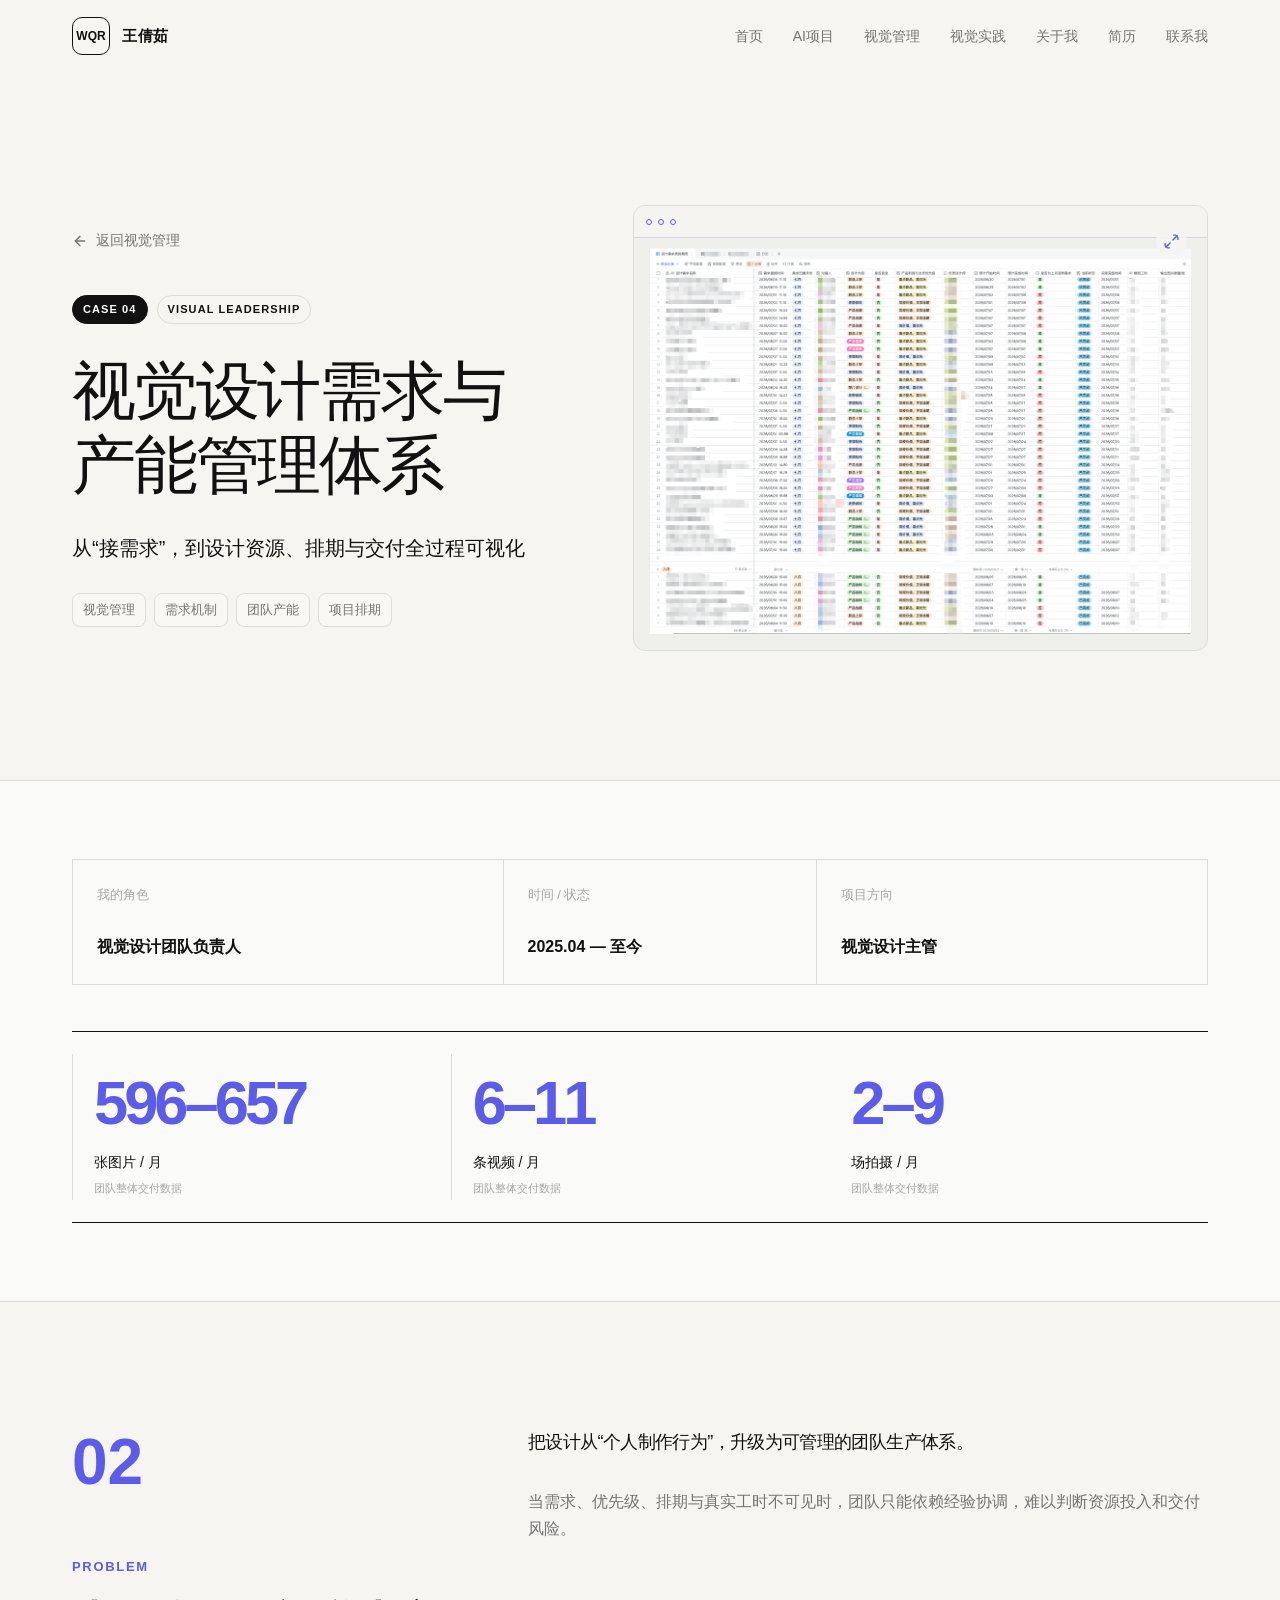
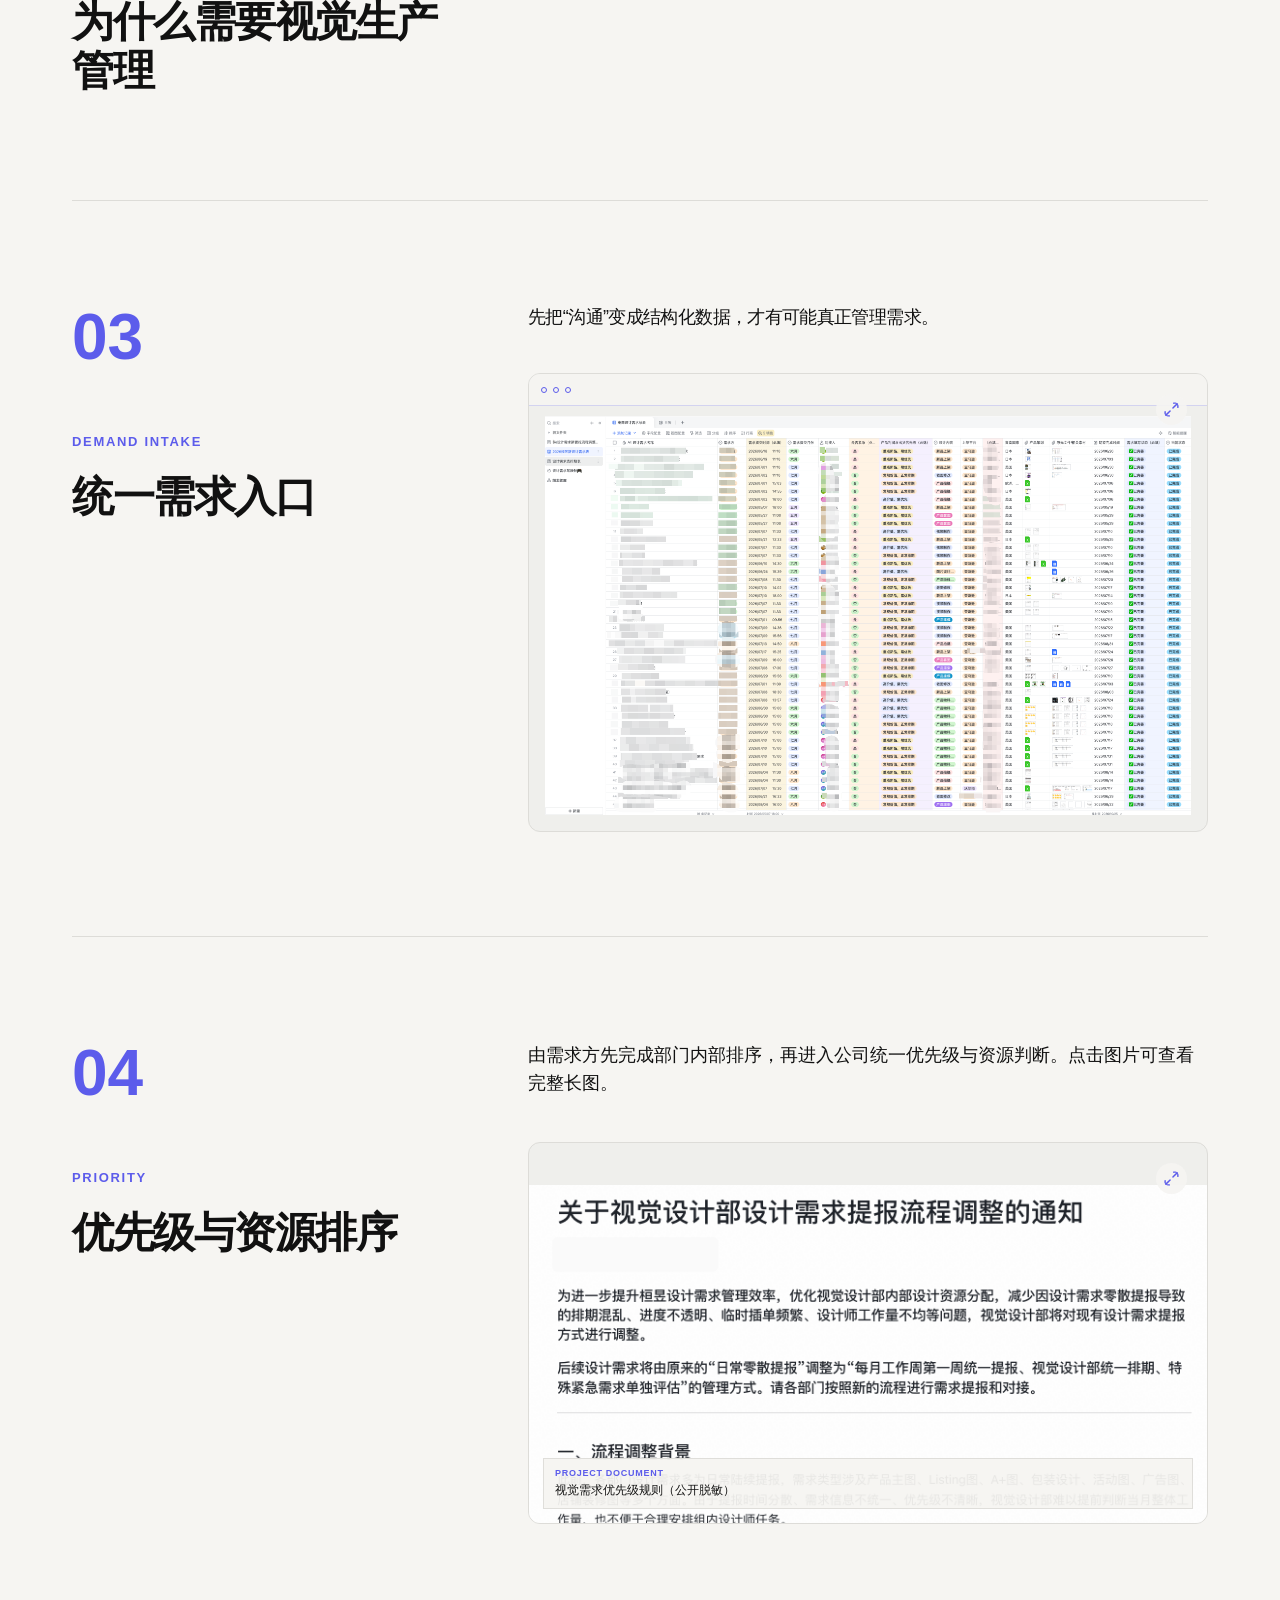
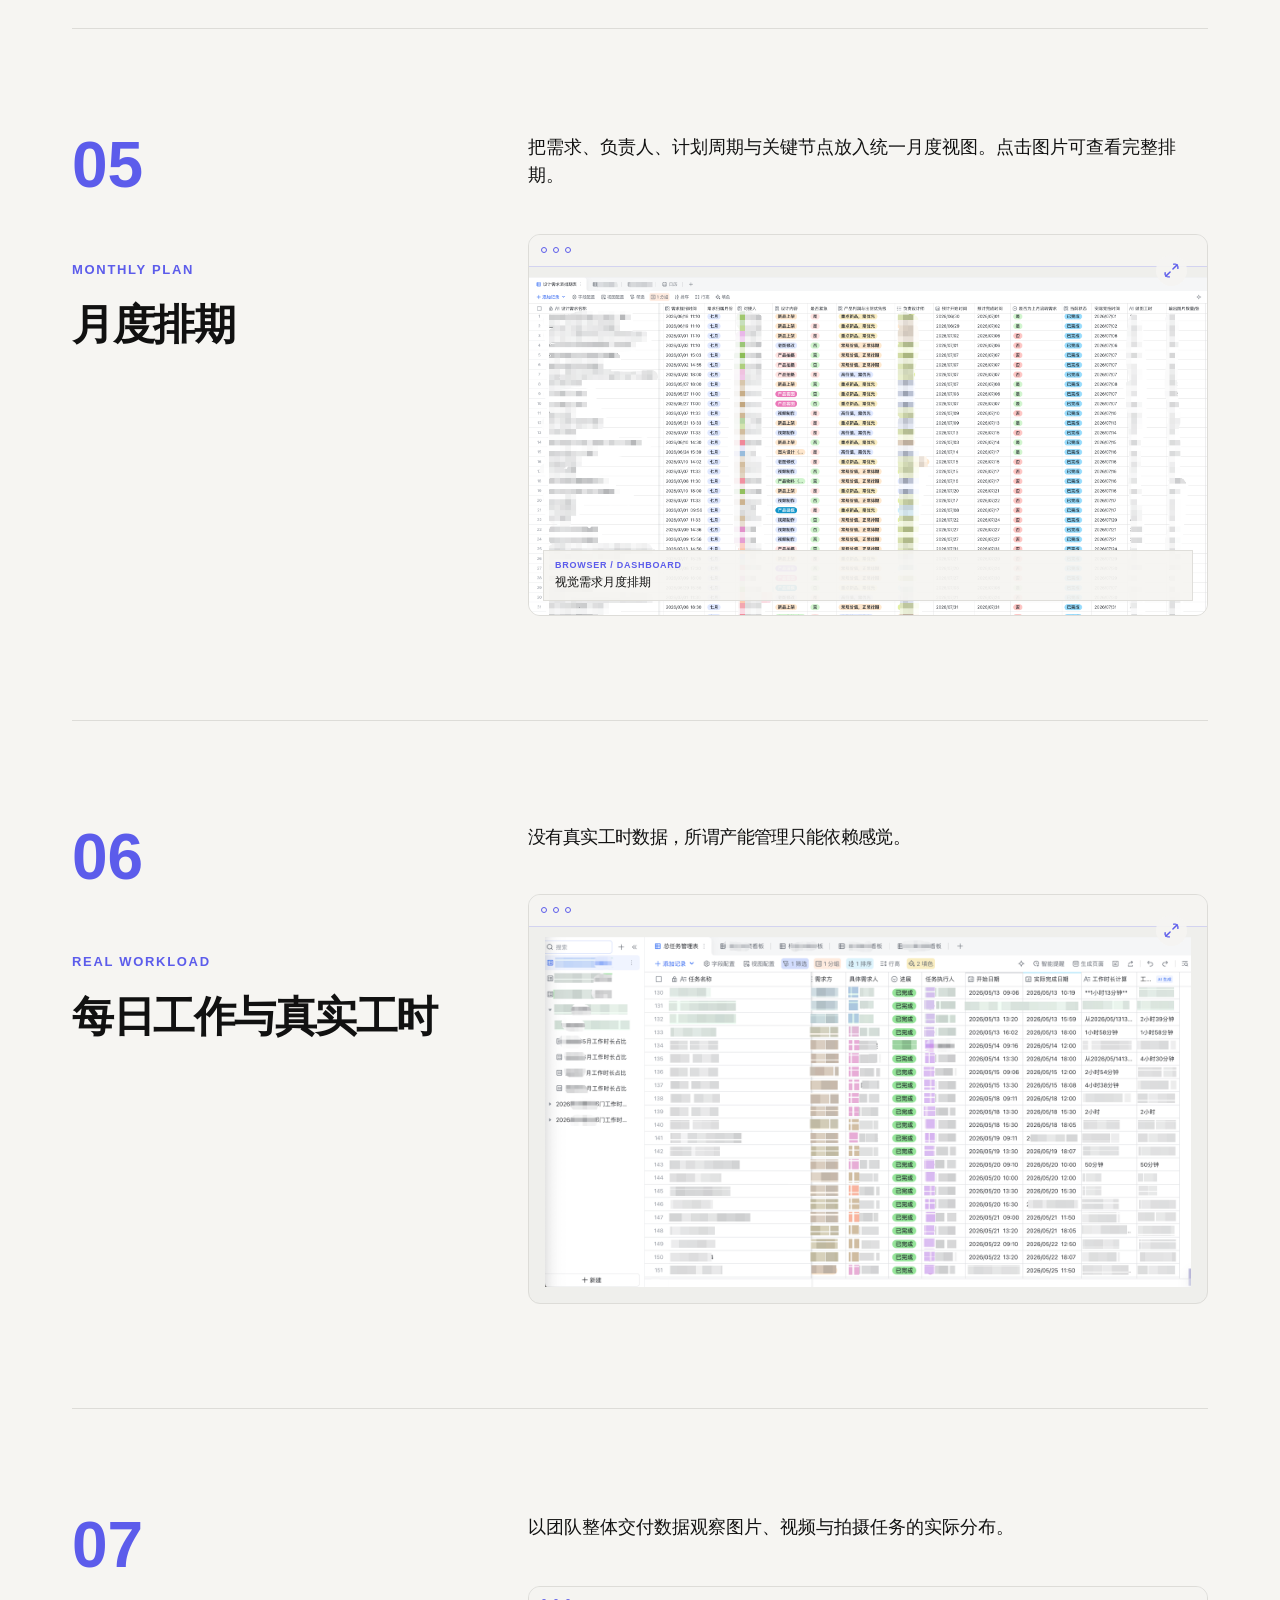
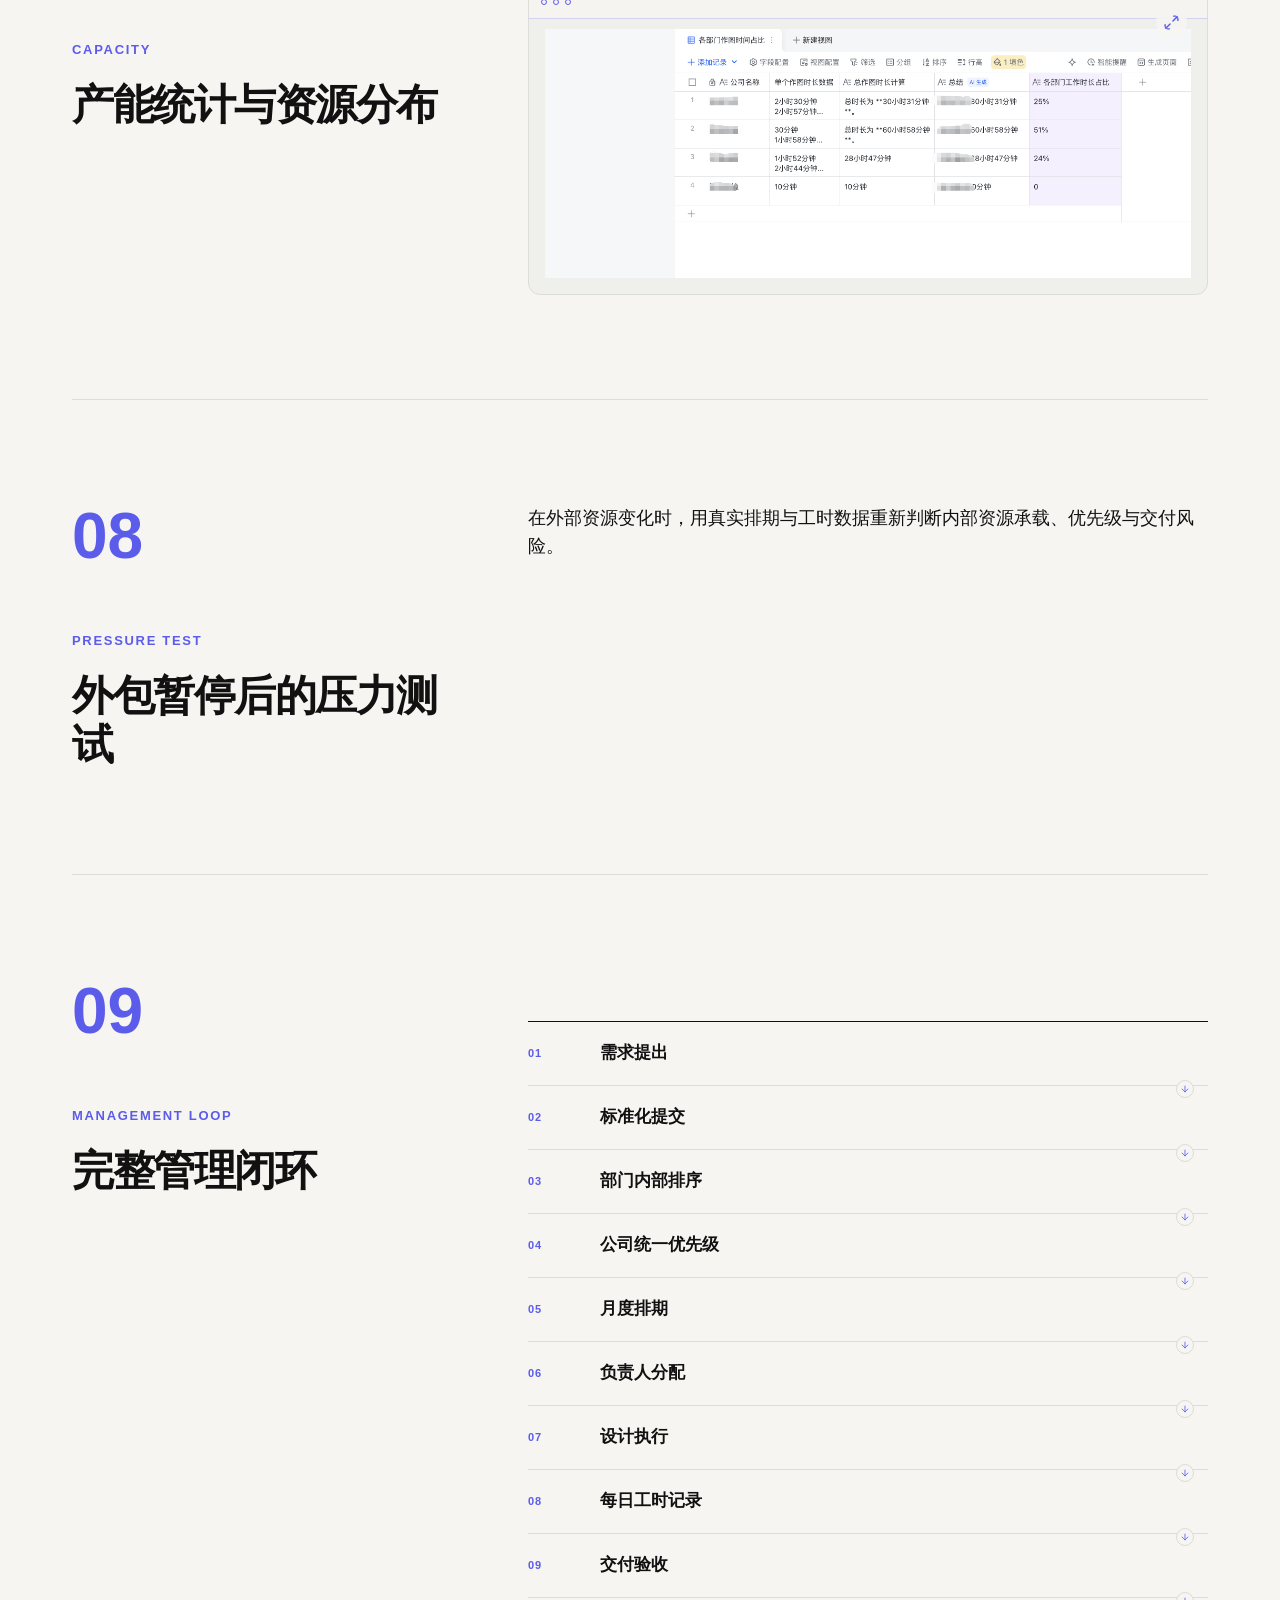
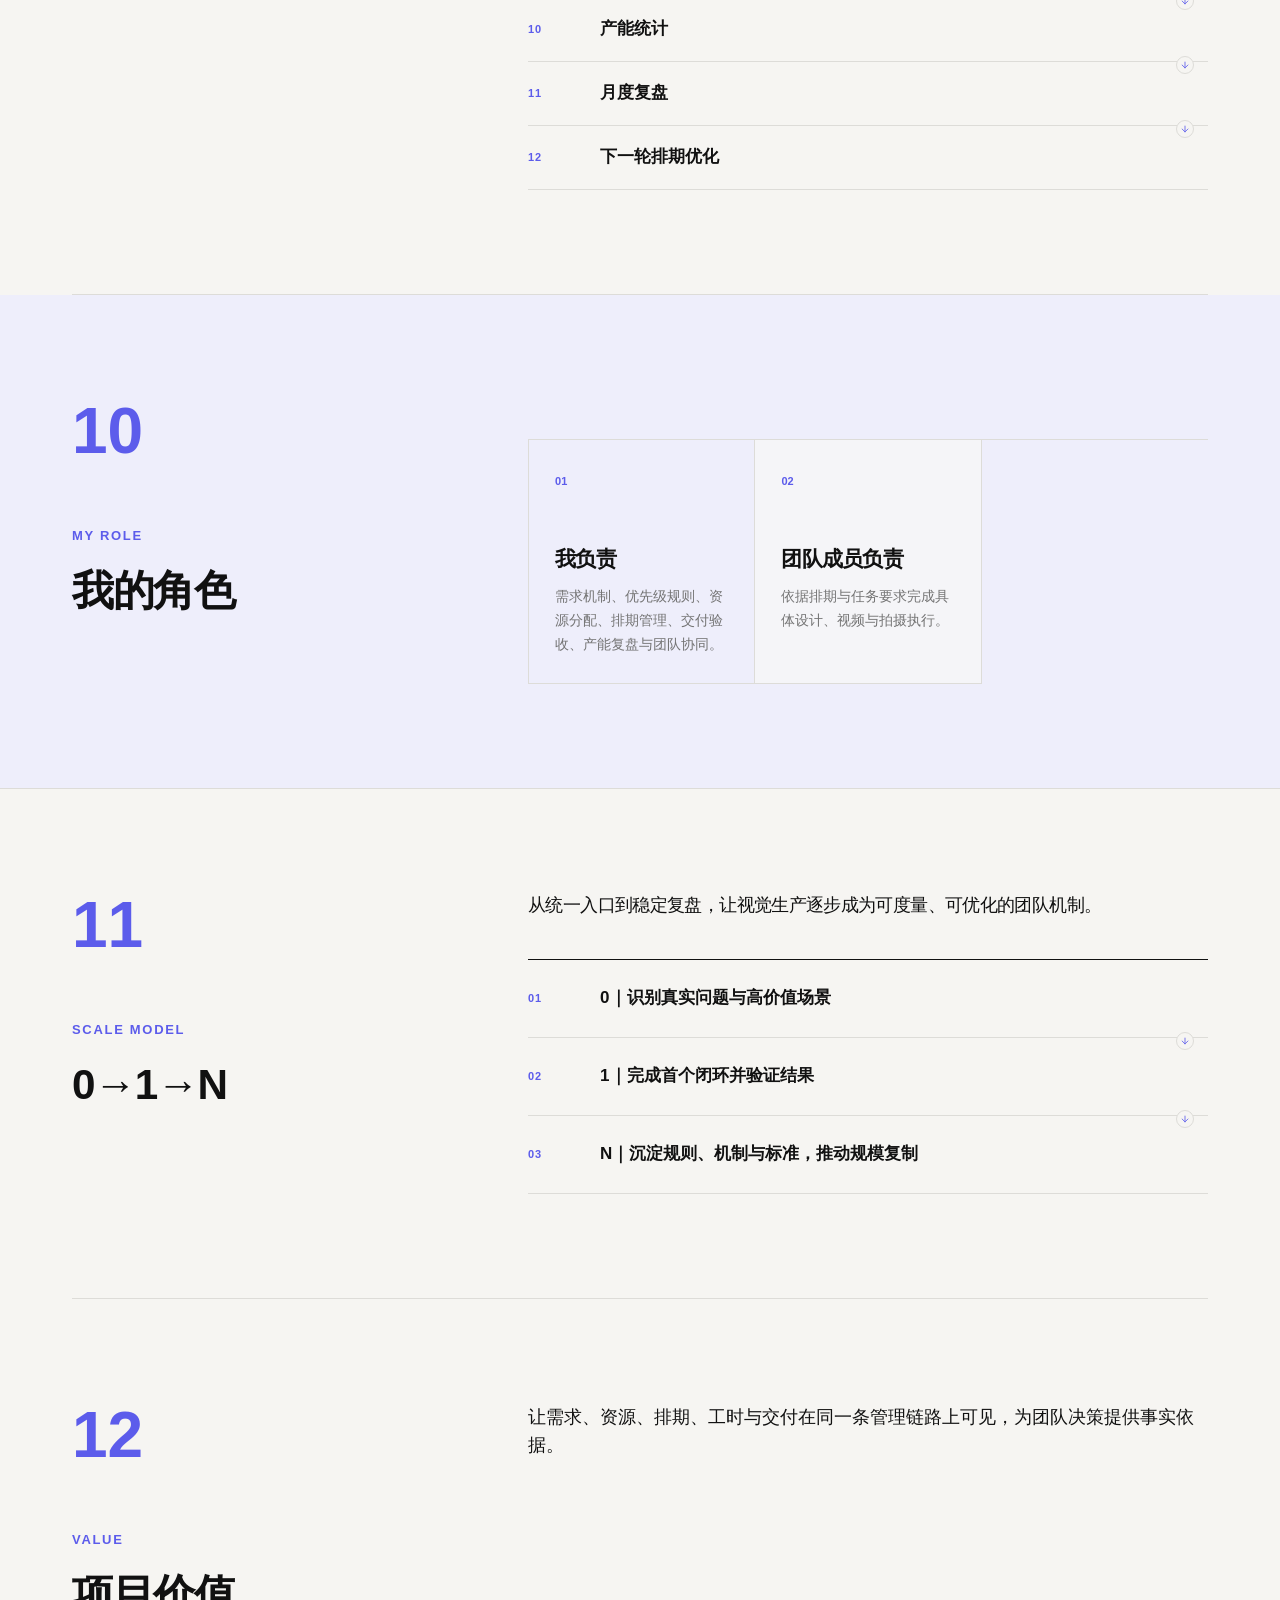
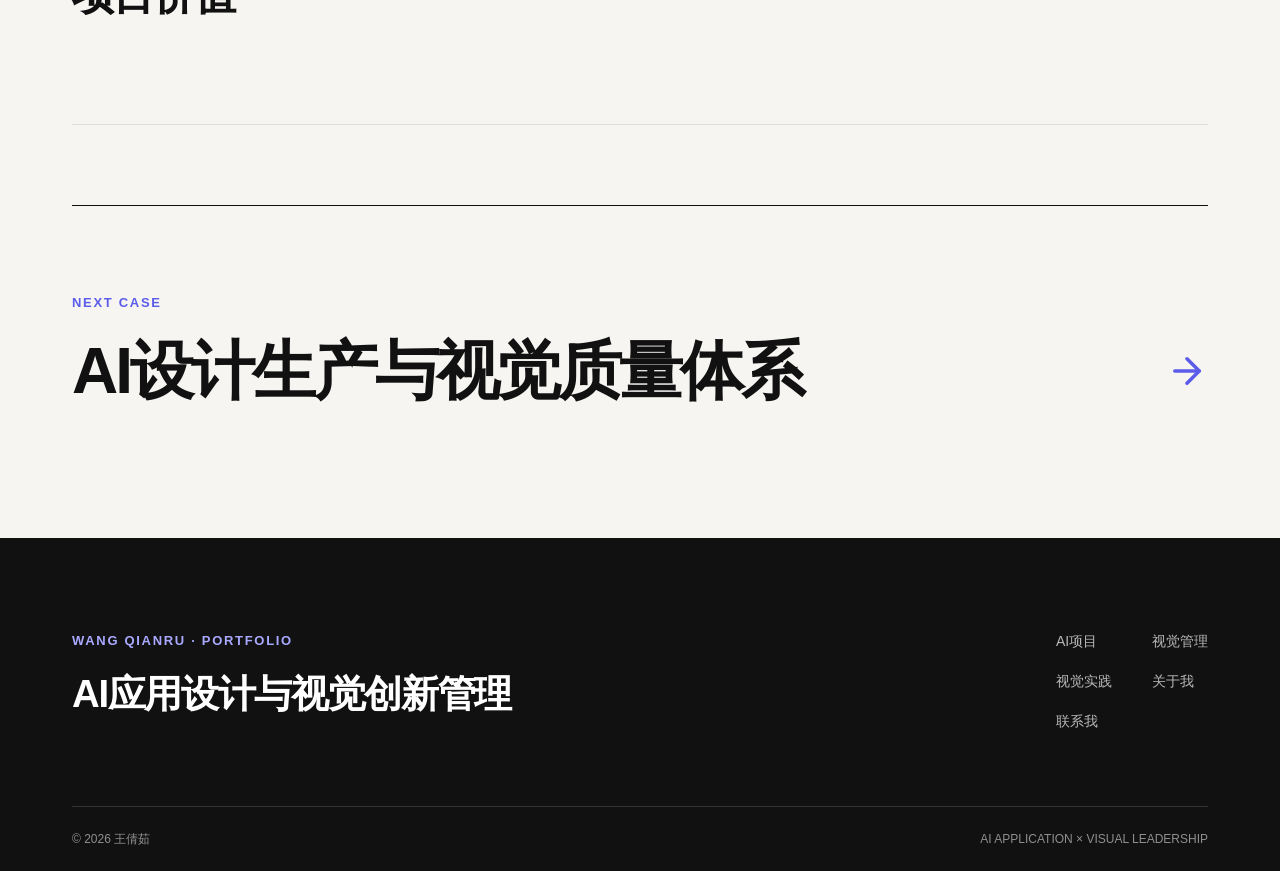
<file: projects/visual-capacity-management/index.html>
<!DOCTYPE html><html lang="zh-CN"><head><meta charSet="utf-8"/><meta name="viewport" content="width=device-width, initial-scale=1"/><link rel="stylesheet" href="/_next/static/chunks/2fu8kl9dzmy-1.css" data-precedence="next"/><link rel="preload" as="script" fetchPriority="low" href="/_next/static/chunks/3__muui5h9rv7.js"/><script src="/_next/static/chunks/27-opqc9xg5w0.js" async=""></script><script src="/_next/static/chunks/219rqkmz9px26.js" async=""></script><script src="/_next/static/chunks/29pbeyprxkz70.js" async=""></script><script src="/_next/static/chunks/turbopack-2dl4k2-w7nwtn.js" async=""></script><script src="/_next/static/chunks/1s68bzxfwe3rn.js" async=""></script><script src="/_next/static/chunks/2-1_cdebd-u8p.js" async=""></script><script src="/_next/static/chunks/44ib_tj9liyi7.js" async=""></script><title>视觉设计需求与产能管理体系｜王倩茹作品集</title><meta name="description" content="从“接需求”，到设计资源、排期与交付全过程可视化"/><link rel="shortcut icon" href="/favicon.svg"/><link rel="icon" href="/favicon.svg"/><script src="/_next/static/chunks/0cz1d0mv5g_q7.js" noModule=""></script></head><body class="antialiased"><div hidden=""><!--$--><!--/$--></div><header class="site-header "><div class="shell header-inner"><a class="wordmark" href="/" aria-label="王倩茹作品集首页"><span>WQR</span><strong>王倩茹</strong></a><nav class="desktop-nav" aria-label="主导航"><a class="" href="/">首页</a><a class="" href="/ai-projects">AI项目</a><a class="" href="/visual-management">视觉管理</a><a class="" href="/visual-practice">视觉实践</a><a class="" href="/about">关于我</a><a class="" href="/resume">简历</a><a class="" href="/resume#contact">联系我</a></nav><button class="menu-button" type="button" aria-label="打开菜单" aria-expanded="false"><svg xmlns="http://www.w3.org/2000/svg" width="24" height="24" viewBox="0 0 24 24" fill="none" stroke="currentColor" stroke-width="2" stroke-linecap="round" stroke-linejoin="round" class="lucide lucide-menu" aria-hidden="true"><path d="M4 5h16"></path><path d="M4 12h16"></path><path d="M4 19h16"></path></svg></button></div></header><main class="case-study case-study--management"><section class="case-hero case-hero--formal shell section-pad"><div class="case-hero__copy" style="opacity:0;transform:translateY(20px)"><a class="back-link" href="/visual-management"><svg xmlns="http://www.w3.org/2000/svg" width="24" height="24" viewBox="0 0 24 24" fill="none" stroke="currentColor" stroke-width="2" stroke-linecap="round" stroke-linejoin="round" class="lucide lucide-arrow-left" aria-hidden="true"><path d="m12 19-7-7 7-7"></path><path d="M19 12H5"></path></svg> 返回<!-- -->视觉管理</a><div class="case-kicker"><span>CASE 04</span><span>VISUAL LEADERSHIP</span></div><h1>视觉设计需求与产能管理体系</h1><p class="case-subtitle">从“接需求”，到设计资源、排期与交付全过程可视化</p><div class="tag-row"><span class="tag">视觉管理</span><span class="tag">需求机制</span><span class="tag">团队产能</span><span class="tag">项目排期</span></div></div><div class="case-hero__media" style="opacity:0;transform:translateY(20px)"><button class="case-asset-trigger" type="button" aria-label="放大查看：case04-03-monthly-schedule.png" aria-haspopup="dialog" aria-expanded="false" data-state="closed" data-slot="dialog-trigger"><figure class="case-asset case-asset--real case-asset--16x9 case-asset--dashboard  " data-asset-path="/images/portfolio/case04/case04-03-monthly-schedule.png" data-object-fit="contain"><div class="case-asset__browser" aria-hidden="true"><span></span><span></span><span></span></div><img src="/images/portfolio/case04/case04-03-monthly-schedule.png" alt="case04-03-monthly-schedule.png" loading="lazy"/><svg xmlns="http://www.w3.org/2000/svg" width="24" height="24" viewBox="0 0 24 24" fill="none" stroke="currentColor" stroke-width="2" stroke-linecap="round" stroke-linejoin="round" class="lucide lucide-maximize-2 case-asset__expand" aria-hidden="true"><path d="M15 3h6v6"></path><path d="m21 3-7 7"></path><path d="m3 21 7-7"></path><path d="M9 21H3v-6"></path></svg></figure></button></div></section><section class="surface-section case-overview case-overview--formal"><div class="shell"><div class="case-meta-grid case-meta-grid--formal"><div><span>我的角色</span><strong>视觉设计团队负责人</strong></div><div><span>时间 / 状态</span><strong>2025.04 — 至今</strong></div><div><span>项目方向</span><strong>视觉设计主管</strong></div></div><div class="case-metrics case-metrics--3"><div><strong>596–657</strong><span>张图片 / 月</span><small>团队整体交付数据</small></div><div><strong>6–11</strong><span>条视频 / 月</span><small>团队整体交付数据</small></div><div><strong>2–9</strong><span>场拍摄 / 月</span><small>团队整体交付数据</small></div></div></div></section><div class="case-sections case-sections--formal shell"><section class="case-section case-section--formal case-section--management " id="why"><div class="case-section__heading" style="opacity:0;transform:translateY(20px)"><span>02</span><p class="eyebrow">PROBLEM</p><h2>为什么需要视觉生产管理</h2></div><div class="case-section__body" style="opacity:0;transform:translateY(20px)"><p class="case-statement">把设计从“个人制作行为”，升级为可管理的团队生产体系。</p><p>当需求、优先级、排期与真实工时不可见时，团队只能依赖经验协调，难以判断资源投入和交付风险。</p></div></section><section class="case-section case-section--formal case-section--management " id="intake"><div class="case-section__heading" style="opacity:0;transform:translateY(20px)"><span>03</span><p class="eyebrow">DEMAND INTAKE</p><h2>统一需求入口</h2></div><div class="case-section__body" style="opacity:0;transform:translateY(20px)"><p class="case-statement">先把“沟通”变成结构化数据，才有可能真正管理需求。</p><div class="case-assets  case-assets--single    "><button class="case-asset-trigger" type="button" aria-label="放大查看：case04-01-demand-form.png" aria-haspopup="dialog" aria-expanded="false" data-state="closed" data-slot="dialog-trigger"><figure class="case-asset case-asset--real case-asset--16x9 case-asset--screenshot  " data-asset-path="/images/portfolio/case04/case04-01-demand-form.png" data-object-fit="contain"><div class="case-asset__browser" aria-hidden="true"><span></span><span></span><span></span></div><img src="/images/portfolio/case04/case04-01-demand-form.png" alt="case04-01-demand-form.png" loading="lazy"/><svg xmlns="http://www.w3.org/2000/svg" width="24" height="24" viewBox="0 0 24 24" fill="none" stroke="currentColor" stroke-width="2" stroke-linecap="round" stroke-linejoin="round" class="lucide lucide-maximize-2 case-asset__expand" aria-hidden="true"><path d="M15 3h6v6"></path><path d="m21 3-7 7"></path><path d="m3 21 7-7"></path><path d="M9 21H3v-6"></path></svg></figure></button></div></div></section><section class="case-section case-section--formal case-section--management " id="priority"><div class="case-section__heading" style="opacity:0;transform:translateY(20px)"><span>04</span><p class="eyebrow">PRIORITY</p><h2>优先级与资源排序</h2></div><div class="case-section__body" style="opacity:0;transform:translateY(20px)"><p class="case-lead">由需求方先完成部门内部排序，再进入公司统一优先级与资源判断。点击图片可查看完整长图。</p><div class="case-assets  case-assets--single    "><button class="case-asset-trigger" type="button" aria-label="放大查看：视觉需求优先级规则（公开脱敏）" aria-haspopup="dialog" aria-expanded="false" data-state="closed" data-slot="dialog-trigger"><figure class="case-asset case-asset--real case-asset--16x9 case-asset--document  case-asset--core-preview" data-asset-path="/images/portfolio/case04/case04-02-demand-policy-public.png" data-object-fit="contain"><img src="/images/portfolio/case04/case04-02-demand-policy-public.png" alt="视觉需求优先级规则（公开脱敏）" loading="lazy"/><svg xmlns="http://www.w3.org/2000/svg" width="24" height="24" viewBox="0 0 24 24" fill="none" stroke="currentColor" stroke-width="2" stroke-linecap="round" stroke-linejoin="round" class="lucide lucide-maximize-2 case-asset__expand" aria-hidden="true"><path d="M15 3h6v6"></path><path d="m21 3-7 7"></path><path d="m3 21 7-7"></path><path d="M9 21H3v-6"></path></svg><figcaption><span>PROJECT DOCUMENT</span>视觉需求优先级规则（公开脱敏）</figcaption></figure></button></div></div></section><section class="case-section case-section--formal case-section--management " id="schedule"><div class="case-section__heading" style="opacity:0;transform:translateY(20px)"><span>05</span><p class="eyebrow">MONTHLY PLAN</p><h2>月度排期</h2></div><div class="case-section__body" style="opacity:0;transform:translateY(20px)"><p class="case-lead">把需求、负责人、计划周期与关键节点放入统一月度视图。点击图片可查看完整排期。</p><div class="case-assets  case-assets--single    "><button class="case-asset-trigger" type="button" aria-label="放大查看：视觉需求月度排期" aria-haspopup="dialog" aria-expanded="false" data-state="closed" data-slot="dialog-trigger"><figure class="case-asset case-asset--real case-asset--16x9 case-asset--dashboard  case-asset--core-preview" data-asset-path="/images/portfolio/case04/case04-03-monthly-schedule.png" data-object-fit="contain"><div class="case-asset__browser" aria-hidden="true"><span></span><span></span><span></span></div><img src="/images/portfolio/case04/case04-03-monthly-schedule.png" alt="视觉需求月度排期" loading="lazy"/><svg xmlns="http://www.w3.org/2000/svg" width="24" height="24" viewBox="0 0 24 24" fill="none" stroke="currentColor" stroke-width="2" stroke-linecap="round" stroke-linejoin="round" class="lucide lucide-maximize-2 case-asset__expand" aria-hidden="true"><path d="M15 3h6v6"></path><path d="m21 3-7 7"></path><path d="m3 21 7-7"></path><path d="M9 21H3v-6"></path></svg><figcaption><span>BROWSER / DASHBOARD</span>视觉需求月度排期</figcaption></figure></button></div></div></section><section class="case-section case-section--formal case-section--data " id="daily-work"><div class="case-section__heading" style="opacity:0;transform:translateY(20px)"><span>06</span><p class="eyebrow">REAL WORKLOAD</p><h2>每日工作与真实工时</h2></div><div class="case-section__body" style="opacity:0;transform:translateY(20px)"><p class="case-statement">没有真实工时数据，所谓产能管理只能依赖感觉。</p><div class="case-assets  case-assets--single    "><button class="case-asset-trigger" type="button" aria-label="放大查看：case04-04-daily-work-record.png" aria-haspopup="dialog" aria-expanded="false" data-state="closed" data-slot="dialog-trigger"><figure class="case-asset case-asset--real case-asset--16x9 case-asset--screenshot  " data-asset-path="/images/portfolio/case04/case04-04-daily-work-record.png" data-object-fit="contain"><div class="case-asset__browser" aria-hidden="true"><span></span><span></span><span></span></div><img src="/images/portfolio/case04/case04-04-daily-work-record.png" alt="case04-04-daily-work-record.png" loading="lazy"/><svg xmlns="http://www.w3.org/2000/svg" width="24" height="24" viewBox="0 0 24 24" fill="none" stroke="currentColor" stroke-width="2" stroke-linecap="round" stroke-linejoin="round" class="lucide lucide-maximize-2 case-asset__expand" aria-hidden="true"><path d="M15 3h6v6"></path><path d="m21 3-7 7"></path><path d="m3 21 7-7"></path><path d="M9 21H3v-6"></path></svg></figure></button></div></div></section><section class="case-section case-section--formal case-section--data " id="capacity"><div class="case-section__heading" style="opacity:0;transform:translateY(20px)"><span>07</span><p class="eyebrow">CAPACITY</p><h2>产能统计与资源分布</h2></div><div class="case-section__body" style="opacity:0;transform:translateY(20px)"><p class="case-lead">以团队整体交付数据观察图片、视频与拍摄任务的实际分布。</p><div class="case-assets  case-assets--single    "><button class="case-asset-trigger" type="button" aria-label="放大查看：case04-05-capacity-statistics.png" aria-haspopup="dialog" aria-expanded="false" data-state="closed" data-slot="dialog-trigger"><figure class="case-asset case-asset--real case-asset--16x9 case-asset--dashboard  " data-asset-path="/images/portfolio/case04/case04-05-capacity-statistics.png" data-object-fit="contain"><div class="case-asset__browser" aria-hidden="true"><span></span><span></span><span></span></div><img src="/images/portfolio/case04/case04-05-capacity-statistics.png" alt="case04-05-capacity-statistics.png" loading="lazy"/><svg xmlns="http://www.w3.org/2000/svg" width="24" height="24" viewBox="0 0 24 24" fill="none" stroke="currentColor" stroke-width="2" stroke-linecap="round" stroke-linejoin="round" class="lucide lucide-maximize-2 case-asset__expand" aria-hidden="true"><path d="M15 3h6v6"></path><path d="m21 3-7 7"></path><path d="m3 21 7-7"></path><path d="M9 21H3v-6"></path></svg></figure></button></div></div></section><section class="case-section case-section--formal case-section--management " id="pressure-test"><div class="case-section__heading" style="opacity:0;transform:translateY(20px)"><span>08</span><p class="eyebrow">PRESSURE TEST</p><h2>外包暂停后的压力测试</h2></div><div class="case-section__body" style="opacity:0;transform:translateY(20px)"><p class="case-lead">在外部资源变化时，用真实排期与工时数据重新判断内部资源承载、优先级与交付风险。</p></div></section><section class="case-section case-section--formal case-section--management " id="closed-loop"><div class="case-section__heading" style="opacity:0;transform:translateY(20px)"><span>09</span><p class="eyebrow">MANAGEMENT LOOP</p><h2>完整管理闭环</h2></div><div class="case-section__body" style="opacity:0;transform:translateY(20px)"><ol class="case-flow case-flow--long"><li><span>01</span><strong>需求提出</strong><svg xmlns="http://www.w3.org/2000/svg" width="24" height="24" viewBox="0 0 24 24" fill="none" stroke="currentColor" stroke-width="2" stroke-linecap="round" stroke-linejoin="round" class="lucide lucide-arrow-down" aria-hidden="true"><path d="M12 5v14"></path><path d="m19 12-7 7-7-7"></path></svg></li><li><span>02</span><strong>标准化提交</strong><svg xmlns="http://www.w3.org/2000/svg" width="24" height="24" viewBox="0 0 24 24" fill="none" stroke="currentColor" stroke-width="2" stroke-linecap="round" stroke-linejoin="round" class="lucide lucide-arrow-down" aria-hidden="true"><path d="M12 5v14"></path><path d="m19 12-7 7-7-7"></path></svg></li><li><span>03</span><strong>部门内部排序</strong><svg xmlns="http://www.w3.org/2000/svg" width="24" height="24" viewBox="0 0 24 24" fill="none" stroke="currentColor" stroke-width="2" stroke-linecap="round" stroke-linejoin="round" class="lucide lucide-arrow-down" aria-hidden="true"><path d="M12 5v14"></path><path d="m19 12-7 7-7-7"></path></svg></li><li><span>04</span><strong>公司统一优先级</strong><svg xmlns="http://www.w3.org/2000/svg" width="24" height="24" viewBox="0 0 24 24" fill="none" stroke="currentColor" stroke-width="2" stroke-linecap="round" stroke-linejoin="round" class="lucide lucide-arrow-down" aria-hidden="true"><path d="M12 5v14"></path><path d="m19 12-7 7-7-7"></path></svg></li><li><span>05</span><strong>月度排期</strong><svg xmlns="http://www.w3.org/2000/svg" width="24" height="24" viewBox="0 0 24 24" fill="none" stroke="currentColor" stroke-width="2" stroke-linecap="round" stroke-linejoin="round" class="lucide lucide-arrow-down" aria-hidden="true"><path d="M12 5v14"></path><path d="m19 12-7 7-7-7"></path></svg></li><li><span>06</span><strong>负责人分配</strong><svg xmlns="http://www.w3.org/2000/svg" width="24" height="24" viewBox="0 0 24 24" fill="none" stroke="currentColor" stroke-width="2" stroke-linecap="round" stroke-linejoin="round" class="lucide lucide-arrow-down" aria-hidden="true"><path d="M12 5v14"></path><path d="m19 12-7 7-7-7"></path></svg></li><li><span>07</span><strong>设计执行</strong><svg xmlns="http://www.w3.org/2000/svg" width="24" height="24" viewBox="0 0 24 24" fill="none" stroke="currentColor" stroke-width="2" stroke-linecap="round" stroke-linejoin="round" class="lucide lucide-arrow-down" aria-hidden="true"><path d="M12 5v14"></path><path d="m19 12-7 7-7-7"></path></svg></li><li><span>08</span><strong>每日工时记录</strong><svg xmlns="http://www.w3.org/2000/svg" width="24" height="24" viewBox="0 0 24 24" fill="none" stroke="currentColor" stroke-width="2" stroke-linecap="round" stroke-linejoin="round" class="lucide lucide-arrow-down" aria-hidden="true"><path d="M12 5v14"></path><path d="m19 12-7 7-7-7"></path></svg></li><li><span>09</span><strong>交付验收</strong><svg xmlns="http://www.w3.org/2000/svg" width="24" height="24" viewBox="0 0 24 24" fill="none" stroke="currentColor" stroke-width="2" stroke-linecap="round" stroke-linejoin="round" class="lucide lucide-arrow-down" aria-hidden="true"><path d="M12 5v14"></path><path d="m19 12-7 7-7-7"></path></svg></li><li><span>10</span><strong>产能统计</strong><svg xmlns="http://www.w3.org/2000/svg" width="24" height="24" viewBox="0 0 24 24" fill="none" stroke="currentColor" stroke-width="2" stroke-linecap="round" stroke-linejoin="round" class="lucide lucide-arrow-down" aria-hidden="true"><path d="M12 5v14"></path><path d="m19 12-7 7-7-7"></path></svg></li><li><span>11</span><strong>月度复盘</strong><svg xmlns="http://www.w3.org/2000/svg" width="24" height="24" viewBox="0 0 24 24" fill="none" stroke="currentColor" stroke-width="2" stroke-linecap="round" stroke-linejoin="round" class="lucide lucide-arrow-down" aria-hidden="true"><path d="M12 5v14"></path><path d="m19 12-7 7-7-7"></path></svg></li><li><span>12</span><strong>下一轮排期优化</strong></li></ol></div></section><section class="case-section case-section--formal case-section--role " id="role"><div class="case-section__heading" style="opacity:0;transform:translateY(20px)"><span>10</span><p class="eyebrow">MY ROLE</p><h2>我的角色</h2></div><div class="case-section__body" style="opacity:0;transform:translateY(20px)"><div class="case-columns "><article class="is-accent"><span>01</span><h3>我负责</h3><p>需求机制、优先级规则、资源分配、排期管理、交付验收、产能复盘与团队协同。</p></article><article class=""><span>02</span><h3>团队成员负责</h3><p>依据排期与任务要求完成具体设计、视频与拍摄执行。</p></article></div></div></section><section class="case-section case-section--formal case-section--management " id="zero-one-n"><div class="case-section__heading" style="opacity:0;transform:translateY(20px)"><span>11</span><p class="eyebrow">SCALE MODEL</p><h2>0→1→N</h2></div><div class="case-section__body" style="opacity:0;transform:translateY(20px)"><p class="case-statement">从统一入口到稳定复盘，让视觉生产逐步成为可度量、可优化的团队机制。</p><ol class="case-flow "><li><span>01</span><strong>0｜识别真实问题与高价值场景</strong><svg xmlns="http://www.w3.org/2000/svg" width="24" height="24" viewBox="0 0 24 24" fill="none" stroke="currentColor" stroke-width="2" stroke-linecap="round" stroke-linejoin="round" class="lucide lucide-arrow-down" aria-hidden="true"><path d="M12 5v14"></path><path d="m19 12-7 7-7-7"></path></svg></li><li><span>02</span><strong>1｜完成首个闭环并验证结果</strong><svg xmlns="http://www.w3.org/2000/svg" width="24" height="24" viewBox="0 0 24 24" fill="none" stroke="currentColor" stroke-width="2" stroke-linecap="round" stroke-linejoin="round" class="lucide lucide-arrow-down" aria-hidden="true"><path d="M12 5v14"></path><path d="m19 12-7 7-7-7"></path></svg></li><li><span>03</span><strong>N｜沉淀规则、机制与标准，推动规模复制</strong></li></ol></div></section><section class="case-section case-section--formal case-section--management " id="value"><div class="case-section__heading" style="opacity:0;transform:translateY(20px)"><span>12</span><p class="eyebrow">VALUE</p><h2>项目价值</h2></div><div class="case-section__body" style="opacity:0;transform:translateY(20px)"><p class="case-lead">让需求、资源、排期、工时与交付在同一条管理链路上可见，为团队决策提供事实依据。</p></div></section></div><section class="next-case shell" aria-label="下一个项目"><p class="eyebrow">NEXT CASE</p><a href="/projects/ai-visual-video"><span>AI设计生产与视觉质量体系</span><svg xmlns="http://www.w3.org/2000/svg" width="24" height="24" viewBox="0 0 24 24" fill="none" stroke="currentColor" stroke-width="2" stroke-linecap="round" stroke-linejoin="round" class="lucide lucide-arrow-right" aria-hidden="true"><path d="M5 12h14"></path><path d="m12 5 7 7-7 7"></path></svg></a></section></main><!--$--><!--/$--><footer class="site-footer"><div class="shell footer-grid"><div><p class="eyebrow">WANG QIANRU · PORTFOLIO</p><h2>AI应用设计与视觉创新管理</h2></div><div class="footer-links"><a href="/ai-projects">AI项目</a><a href="/visual-management">视觉管理</a><a href="/visual-practice">视觉实践</a><a href="/about">关于我</a><a href="/resume#contact">联系我</a></div></div><div class="shell footer-meta"><span>© <!-- -->2026<!-- --> 王倩茹</span><span>AI APPLICATION × VISUAL LEADERSHIP</span></div></footer><script src="/_next/static/chunks/3__muui5h9rv7.js" id="_R_" async=""></script><script>(self.__next_f=self.__next_f||[]).push([0])</script><script>self.__next_f.push([1,"1:\"$Sreact.fragment\"\n2:I[48303,[\"/_next/static/chunks/1s68bzxfwe3rn.js\"],\"SiteHeader\"]\n3:I[61332,[\"/_next/static/chunks/1s68bzxfwe3rn.js\"],\"default\"]\n4:I[96422,[\"/_next/static/chunks/1s68bzxfwe3rn.js\"],\"default\"]\n6:I[79672,[\"/_next/static/chunks/1s68bzxfwe3rn.js\"],\"OutletBoundary\"]\n7:\"$Sreact.suspense\"\na:I[79672,[\"/_next/static/chunks/1s68bzxfwe3rn.js\"],\"ViewportBoundary\"]\nc:I[79672,[\"/_next/static/chunks/1s68bzxfwe3rn.js\"],\"MetadataBoundary\"]\ne:I[3395,[\"/_next/static/chunks/1s68bzxfwe3rn.js\"],\"default\",1]\n:HL[\"/_next/static/chunks/2fu8kl9dzmy-1.css\",\"style\"]\n9:X\n0:{\"P\":null,\"c\":[\"\",\"projects\",\"visual-capacity-management\",\"\"],\"q\":\"\",\"i\":false,\"f\":[[[\"\",{\"children\":[\"projects\",{\"children\":[[\"slug\",\"visual-capacity-management\",\"d\",[]],{\"children\":[\"__PAGE__\",{},\"$undefined\",\"$undefined\",4608]},\"$undefined\",\"$undefined\",4608]},\"$undefined\",\"$undefined\",4608]},\"$undefined\",\"$undefined\",4624],[[\"$\",\"$1\",\"c\",{\"children\":[[[\"$\",\"link\",\"0\",{\"rel\":\"stylesheet\",\"href\":\"/_next/static/chunks/2fu8kl9dzmy-1.css\",\"precedence\":\"next\",\"crossOrigin\":\"$undefined\",\"nonce\":\"$undefined\"}],[\"$\",\"script\",\"script-0\",{\"src\":\"/_next/static/chunks/1s68bzxfwe3rn.js\",\"async\":true,\"nonce\":\"$undefined\"}]],[\"$\",\"html\",null,{\"lang\":\"zh-CN\",\"children\":[\"$\",\"body\",null,{\"className\":\"antialiased\",\"children\":[[\"$\",\"$L2\",null,{}],[\"$\",\"$L3\",null,{\"parallelRouterKey\":\"children\",\"error\":\"$undefined\",\"errorStyles\":\"$undefined\",\"errorScripts\":\"$undefined\",\"template\":[\"$\",\"$L4\",null,{}],\"templateStyles\":\"$undefined\",\"templateScripts\":\"$undefined\",\"notFound\":[[[\"$\",\"title\",null,{\"children\":\"404: This page could not be found.\"}],[\"$\",\"div\",null,{\"style\":{\"fontFamily\":\"system-ui,\\\"Segoe UI\\\",Roboto,Helvetica,Arial,sans-serif,\\\"Apple Color Emoji\\\",\\\"Segoe UI Emoji\\\"\",\"height\":\"100vh\",\"textAlign\":\"center\",\"display\":\"flex\",\"flexDirection\":\"column\",\"alignItems\":\"center\",\"justifyContent\":\"center\"},\"children\":[\"$\",\"div\",null,{\"children\":[[\"$\",\"style\",null,{\"dangerouslySetInnerHTML\":{\"__html\":\"body{color:#000;background:#fff;margin:0}.next-error-h1{border-right:1px solid rgba(0,0,0,.3)}@media (prefers-color-scheme:dark){body{color:#fff;background:#000}.next-error-h1{border-right:1px solid rgba(255,255,255,.3)}}\"}}],[\"$\",\"h1\",null,{\"className\":\"next-error-h1\",\"style\":{\"display\":\"inline-block\",\"margin\":\"0 20px 0 0\",\"padding\":\"0 23px 0 0\",\"fontSize\":24,\"fontWeight\":500,\"verticalAlign\":\"top\",\"lineHeight\":\"49px\"},\"children\":404}],[\"$\",\"div\",null,{\"style\":{\"display\":\"inline-block\"},\"children\":[\"$\",\"h2\",null,{\"style\":{\"fontSize\":14,\"fontWeight\":400,\"lineHeight\":\"49px\",\"margin\":0},\"children\":\"This page could not be found.\"}]}]]}]}]],[]],\"forbidden\":\"$undefined\",\"unauthorized\":\"$undefined\"}],[\"$\",\"footer\",null,{\"className\":\"site-footer\",\"children\":[[\"$\",\"div\",null,{\"className\":\"shell footer-grid\",\"children\":[[\"$\",\"div\",null,{\"children\":[[\"$\",\"p\",null,{\"className\":\"eyebrow\",\"children\":\"WANG QIANRU · PORTFOLIO\"}],[\"$\",\"h2\",null,{\"children\":\"AI应用设计与视觉创新管理\"}]]}],[\"$\",\"div\",null,{\"className\":\"footer-links\",\"children\":[[\"$\",\"a\",null,{\"href\":\"/ai-projects\",\"children\":\"AI项目\"}],[\"$\",\"a\",null,{\"href\":\"/visual-management\",\"children\":\"视觉管理\"}],[\"$\",\"a\",null,{\"href\":\"/visual-practice\",\"children\":\"视觉实践\"}],[\"$\",\"a\",null,{\"href\":\"/about\",\"children\":\"关于我\"}],[\"$\",\"a\",null,{\"href\":\"/resume#contact\",\"children\":\"联系我\"}]]}]]}],[\"$\",\"div\",null,{\"className\":\"shell footer-meta\",\"children\":[[\"$\",\"span\",null,{\"children\":[\"© \",2026,\" 王倩茹\"]}],[\"$\",\"span\",null,{\"children\":\"AI APPLICATION × VISUAL LEADERSHIP\"}]]}]]}]]}]}]]}],{\"children\":[[\"$\",\"$1\",\"c\",{\"children\":[null,[\"$\",\"$L3\",null,{\"parallelRouterKey\":\"children\",\"error\":\"$undefined\",\"errorStyles\":\"$undefined\",\"errorScripts\":\"$undefined\",\"template\":[\"$\",\"$L4\",null,{}],\"templateStyles\":\"$undefined\",\"templateScripts\":\"$undefined\",\"notFound\":\"$undefined\",\"forbidden\":\"$undefined\",\"unauthorized\":\"$undefined\"}]]}],{\"children\":[[\"$\",\"$1\",\"c\",{\"children\":[null,[\"$\",\"$L3\",null,{\"parallelRouterKey\":\"children\",\"error\":\"$undefined\",\"errorStyles\":\"$undefined\",\"errorScripts\":\"$undefined\",\"template\":[\"$\",\"$L4\",null,{}],\"templateStyles\":\"$undefined\",\"templateScripts\":\"$undefined\",\"notFound\":\"$undefined\",\"forbidden\":\"$undefined\",\"unauthorized\":\"$undefined\"}]]}],{\"children\":[[\"$\",\"$1\",\"c\",{\"children\":[\"$L5\",[[\"$\",\"script\",\"script-0\",{\"src\":\"/_next/static/chunks/2-1_cdebd-u8p.js\",\"async\":true,\"nonce\":\"$undefined\"}],[\"$\",\"script\",\"script-1\",{\"src\":\"/_next/static/chunks/44ib_tj9liyi7.js\",\"async\":true,\"nonce\":\"$undefined\"}]],[\"$\",\"$L6\",null,{\"children\":[\"$\",\"$7\",null,{\"name\":\"Next.MetadataOutlet\",\"children\":\"$@8\"}]}]]}],{},null,false,null]},null,false,\"$9\"]},null,false,\"$9\"]},null,false,null],[\"$\",\"$1\",\"h\",{\"children\":[null,[\"$\",\"$La\",null,{\"children\":\"$Lb\"}],[\"$\",\"div\",null,{\"hidden\":true,\"children\":[\"$\",\"$Lc\",null,{\"children\":[\"$\",\"$7\",null,{\"name\":\"Next.Metadata\",\"children\":\"$Ld\"}]}]}],null]}],false]],\"m\":\"$undefined\",\"G\":[\"$e\",[[\"$\",\"link\",\"0\",{\"rel\":\"stylesheet\",\"href\":\"/_next/static/chunks/2fu8kl9dzmy-1.css\",\"precedence\":\"next\",\"crossOrigin\":\"$undefined\",\"nonce\":\"$undefined\"}]]],\"S\":true,\"h\":null,\"r\":\"$undefined\",\"s\":\"$undefined\",\"a\":\"$undefined\",\"l\":\"$undefined\",\"p\":\"$undefined\",\"d\":\"$undefined\",\"b\":\"PM53SQdBdrkE1sqryoRLJ\"}\nf:I[63632,[\"/_next/static/chunks/1s68bzxfwe3rn.js\",\"/_next/static/chunks/2-1_cdebd-u8p.js\",\"/_next/static/chunks/44ib_tj9liyi7.js\"],\"Reveal\"]\n10:I[33196,[\"/_next/static/chunks/1s68bzxfwe3rn.js\",\"/_next/static/chunks/2-1_cdebd-u8p.js\",\"/_next/static/chunks/44ib_tj9liyi7.js\"],\"default\"]\n11:I[89102,[\"/_next/static/chunks/1s68bzxfwe3rn.js\",\"/_next/static/chunks/2-1_cdebd-u8p.js\",\"/_next/static/chunks/44ib_tj9liyi7.js\"],\"Tag\"]\n12:I[2412,[\"/_next/static/chunks/1s68bzxfwe3rn.js\",\"/_next/static/chunks/2-1_cdebd-u8p.js\",\"/_next/static/chunks/44ib_tj9liyi7.js\"],\"CaseAssetPlaceholder\"]\n9:C\n5:[\"$\",\"main\",null,{\"className\":\"case-study case-study--management\",\"children\":[[\"$\",\"section\",null,{\"className\":\"case-hero case-hero--formal shell section-pad\",\"children\":[[\"$\",\"$Lf\",null,{\"className\":\"case-hero__copy\",\"children\":[[\"$\",\"a\",null,{\"className\":\"back-link\",\"href\":\"/visual-management\",\"children\":[[\"$\",\"$L10\",null,{\"ref\":\"$undefined\",\"icon\":{\"name\":\"arrow-left\",\"size\":24,\"node\":[[\"path\",{\"d\":\"m12 19-7-7 7-7\",\"key\":\"1l729n\"}],[\"path\",{\"d\":\"M19 12H5\",\"key\":\"x3x0zl\"}]]},\"className\":\"$undefined\",\"aria-hidden\":\"true\"}],\" 返回\",\"视觉管理\"]}],[\"$\",\"div\",null,{\"className\":\"case-kicker\",\"children\":[[\"$\",\"span\",null,{\"children\":\"CASE 04\"}],[\"$\",\"span\",null,{\"children\":\"VISUAL LEADERSHIP\"}],\"$undefined\"]}],[\"$\",\"h1\",null,{\"children\":\"视觉设计需求与产能管理体系\"}],[\"$\",\"p\",null,{\"className\":\"case-subtitle\",\"children\":\"从“接需求”，到设计资源、排期与交付全过程可视化\"}],[\"$\",\"div\",null,{\"className\":\"tag-row\",\"children\":[[\"$\",\"$L11\",\"视觉管理\",{\"children\":\"视觉管理\"}],[\"$\",\"$L11\",\"需求机制\",{\"children\":\"需求机制\"}],[\"$\",\"$L11\",\"团队产能\",{\"children\":\"团队产能\"}],[\"$\",\"$L11\",\"项目排期\",{\"children\":\"项目排期\"}]]}]]}],[\"$\",\"$Lf\",null,{\"className\":\"case-hero__media\",\"delay\":0.08,\"children\":[\"$\",\"$L12\",null,{\"asset\":{\"filename\":\"case04-03-monthly-schedule.png\",\"src\":\"/images/portfolio/case04/case04-03-monthly-schedule.png\",\"type\":\"dashboard\",\"ratio\":\"16:9\",\"fit\":\"contain\",\"lightbox\":true,\"collage\":false,\"available\":true,\"caption\":\"$undefined\",\"href\":\"$undefined\"}}]}]]}],\"$undefined\",[\"$\",\"section\",null,{\"className\":\"surface-section case-overview case-overview--formal\",\"children\":[\"$\",\"div\",null,{\"className\":\"shell\",\"children\":[[\"$\",\"div\",null,{\"className\":\"case-meta-grid case-meta-grid--formal\",\"children\":[[\"$\",\"div\",null,{\"children\":[[\"$\",\"span\",null,{\"children\":\"我的角色\"}],[\"$\",\"strong\",null,{\"children\":\"视觉设计团队负责人\"}]]}],[\"$\",\"div\",null,{\"children\":[[\"$\",\"span\",null,{\"children\":\"时间 / 状态\"}],[\"$\",\"strong\",null,{\"children\":\"2025.04 — 至今\"}]]}],[\"$\",\"div\",null,{\"children\":[[\"$\",\"span\",null,{\"children\":\"项目方向\"}],[\"$\",\"strong\",null,{\"children\":\"视觉设计主管\"}]]}]]}],[\"$\",\"div\",null,{\"className\":\"case-metrics case-metrics--3\",\"children\":[[\"$\",\"div\",\"596–657张图片 / 月\",{\"children\":[[\"$\",\"strong\",null,{\"className\":\"$undefined\",\"children\":\"596–657\"}],[\"$\",\"span\",null,{\"children\":\"张图片 / 月\"}],[\"$\",\"small\",null,{\"children\":\"团队整体交付数据\"}]]}],[\"$\",\"div\",\"6–11条视频 / 月\",{\"children\":[[\"$\",\"strong\",null,{\"className\":\"$undefined\",\"children\":\"6–11\"}],[\"$\",\"span\",null,{\"children\":\"条视频 / 月\"}],[\"$\",\"small\",null,{\"children\":\"团队整体交付数据\"}]]}],[\"$\",\"div\",\"2–9场拍摄 / 月\",{\"children\":[[\"$\",\"strong\",null,{\"className\":\"$undefined\",\"children\":\"2–9\"}],[\"$\",\"span\",null,{\"children\":\"场拍摄 / 月\"}],[\"$\",\"small\",null,{\"children\":\"团队整体交付数据\"}]]}]]}]]}]}],[\"$\",\"div\",null,{\"className\":\"case-sections case-sections--formal shell\",\"children\":[[\"$\",\"section\",\"why\",{\"className\":\"case-section case-section--formal case-section--management \",\"id\":\"why\",\"children\":[[\"$\",\"$Lf\",null,{\"className\":\"case-section__heading\",\"children\":[[\"$\",\"span\",null,{\"children\":\"02\"}],[\"$\",\"p\",null,{\"className\":\"eyebrow\",\"children\":\"PROBLEM\"}],[\"$\",\"h2\",null,{\"children\":\"为什么需要视觉生产管理\"}]]}],[\"$\",\"$Lf\",null,{\"className\":\"case-section__body\",\"delay\":0.04,\"children\":[[\"$\",\"p\",null,{\"className\":\"case-statement\",\"children\":\"把设计从“个人制作行为”，升级为可管理的团队生产体系。\"}],\"$undefined\",[[\"$\",\"p\",\"当需求、优先级、排期与真实工时不可见时，团队只能依赖经验协调，难以判断资源投入和交付风险。\",{\"children\":\"当需求、优先级、排期与真实工时不可见时，团队只能依赖经验协调，难以判断资源投入和交付风险。\"}]],\"$undefined\",\"$undefined\",\"$undefined\",false,\"$undefined\",false]}]]}],[\"$\",\"section\",\"intake\",{\"className\":\"case-section case-section--formal case-section--management \",\"id\":\"intake\",\"children\":[[\"$\",\"$Lf\",null,{\"className\":\"case-section__heading\",\"children\":[[\"$\",\"span\",null,{\"children\":\"03\"}],[\"$\",\"p\",null,{\"className\":\"eyebrow\",\"children\":\"DEMAND INTAKE\"}],[\"$\",\"h2\",null,{\"children\":\"统一需求入口\"}]]}],[\"$\",\"$Lf\",null,{\"className\":\"case-section__body\",\"delay\":0.04,\"children\":[[\"$\",\"p\",null,{\"className\":\"case-statement\",\"children\":\"先把“沟通”变成结构化数据，才有可能真正管理需求。\"}],\"$undefined\",\"$undefined\",\"$undefined\",\"$undefined\",\"$undefined\",false,[\"$\",\"div\",null,{\"className\":\"case-assets  case-assets--single    \",\"children\":[[\"$\",\"$L12\",\"case04-01-demand-form.png\",{\"asset\":{\"filename\":\"case04-01-demand-form.png\",\"src\":\"/images/portfolio/case04/case04-01-demand-form.png\",\"type\":\"screenshot\",\"ratio\":\"16:9\",\"fit\":\"contain\",\"lightbox\":true,\"collage\":false,\"available\":true,\"caption\":\"$undefined\",\"href\":\"$undefined\"}}]]}],false]}]]}],[\"$\",\"section\",\"priority\",{\"className\":\"case-section case-section--formal case-section--management \",\"id\":\"priority\",\"children\":[[\"$\",\"$Lf\",null,{\"className\":\"case-section__heading\",\"children\":[[\"$\",\"span\",null,{\"children\":\"04\"}],[\"$\",\"p\",null,{\"className\":\"eyebrow\",\"children\":\"PRIORITY\"}],[\"$\",\"h2\",null,{\"children\":\"优先级与资源排序\"}]]}],[\"$\",\"$Lf\",null,{\"className\":\"case-section__body\",\"delay\":0.04,\"children\":[\"$undefined\",[\"$\",\"p\",null,{\"className\":\"case-lead\",\"children\":\"由需求方先完成部门内部排序，再进入公司统一优先级与资源判断。点击图片可查看完整长图。\"}],\"$undefined\",\"$undefined\",\"$undefined\",\"$undefined\",false,[\"$\",\"div\",null,{\"className\":\"case-assets  case-assets--single    \",\"children\":[[\"$\",\"$L12\",\"case04-02-demand-policy-public.png\",{\"asset\":{\"filename\":\"case04-02-demand-policy-public.png\",\"src\":\"/images/portfolio/case04/case04-02-demand-policy-public.png\",\"type\":\"document\",\"ratio\":\"16:9\",\"fit\":\"contain\",\"lightbox\":true,\"collage\":false,\"available\":true,\"caption\":\"视觉需求优先级规则（公开脱敏）\",\"href\":\"$undefined\",\"previewMode\":\"core\"}}]]}],false]}]]}],\"$L13\",\"$L14\",\"$L15\",\"$L16\",\"$L17\",\"$L18\",\"$L19\",\"$L1a\"]}],\"$L1b\"]}]\n13:[\"$\",\"section\",\"schedule\",{\"className\":\"case-section case-section--formal case-section--management \",\"id\":\"schedule\",\"children\":[[\"$\",\"$Lf\",null,{\"className\":\"case-section__heading\",\"children\":[[\"$\",\"span\",null,{\"children\":\"05\"}],[\"$\",\"p\",null,{\"className\":\"eyebrow\",\"children\":\"MONTHLY PLAN\"}],[\"$\",\"h2\",null,{\"children\":\"月度排期\"}]]}],[\"$\",\"$Lf\",null,{\"className\":\"case-section__body\",\"delay\":0.04,\"children\":[\"$undefined\",[\"$\",\"p\",null,{\"className\":\"case-lead\",\"children\":\"把需求、负责人、计划周期与关键节点放入统一月度视图。点击图片可查看完整排期。\"}],\"$undefined\",\"$undefined\",\"$undefined\",\"$undefined\",false,[\"$\",\"div\",null,{\"className\":\"case-assets  case-assets--single    \",\"children\":[[\"$\",\"$L12\",\"case04-03-monthly-schedule.png\",{\"asset\":{\"filename\":\"case04-03-monthly-schedule.png\",\"src\":\"/images/portfolio/case04/case04-03-monthly-schedule.png\",\"type\":\"dashboard\",\"ratio\":\"16:9\",\"fit\":\"contain\",\"lightbox\":true,\"collage\":false,\"available\":true,\"caption\":\"视觉需求月度排期\",\"href\":\"$undefined\",\"previewMode\":\"core\"}}]]}],false]}]]}]\n14:[\"$\",\"section\",\"daily-work\",{\"className\":\"case-section case-section--formal case-section--data \",\"id\":\"daily-work\",\"children\":[[\"$\",\"$Lf\",null,{\"className\":\"case-section__heading\",\"children\":[[\"$\",\"span\",null,{\"children\":\"06\"}],[\"$\",\"p\",null,{\"className\":\"eyebrow\",\"children\":\"REAL WORKLOAD\"}],[\"$\",\"h2\",null,{\"children\":\"每日工作与真实工时\"}]]}],[\"$\",\"$Lf\",null,{\"className\":\"case-section__body\",\"delay\":0.04,\"children\":[[\"$\",\"p\",null,{\"className\":\"case-statement\",\"children\":\"没有真实工时数据，所谓产能管理只能依赖感觉。\"}],\"$undefined\",\"$undefined\",\"$undefined\",\"$undefined\",\"$undefined\",false,[\"$\",\"div\",null,{\"className\":\"case-assets  case-assets--single    \",\"children\":[[\"$\",\"$L12\",\"case04-04-daily-work-record.png\",{\"asset\":{\"filename\":\"case04-04-daily-work-record.png\",\"src\":\"/images/portfolio/case04/case04-04-daily-work-record.png\",\"type\":\"screenshot\",\"ratio\":\"16:9\",\"fit\":\"contain\",\"lightbox\":true,\"collage\":false,\"available\":true,\"caption\":\"$undefined\",\"href\":\"$undefined\"}}]]}],false]}]]}]\n15:[\"$\",\"section\",\"capacity\",{\"className\":\"case-section case-section--formal case-section--data \",\"id\":\"capacity\",\"children\":[[\"$\",\"$Lf\",null,{\"className\":\"case-section__heading\",\"children\":[[\"$\",\"span\",null,{\"children\":\"07\"}],[\"$\",\"p\",null,{\"className\":\"eyebrow\",\"children\":\"CAPACITY\"}],[\"$\",\"h2\",null,{\"children\":\"产能统计与资源分布\"}]]}],[\"$\",\"$Lf\",null,{\"className\":\"case-section__body\",\"delay\":0.04,\"children\":[\"$undefined\",[\"$\",\"p\",null,{\"className\":\"case-lead\",\"children\":\"以团队整体交付数据观察图片、视频与拍摄任务的实际分布。\"}],\"$undefined\",\"$undefined\",\"$undefined\",\"$undefined\",false,[\"$\",\"div\",null,{\"className\":\"case-assets  case-assets--single    \",\"children\":[[\"$\",\"$L12\",\"case04-05-capacity-statistics.png\",{\"asset\":{\"filename\":\"case04-05-capacity-statistics.png\",\"src\":\"/images/portfolio/case04/case04-05-capacity-statistics.png\",\"type\":\"dashboard\",\"ratio\":\"16:9\",\"fit\":\"contain\",\"lightbox\":true,\"collage\":false,\"available\":true,\"caption\":\"$undefined\",\"href\":\"$undefined\"}}]]}],false]}]]}]\n16:[\"$\",\"section\",\"pressure-test\",{\"className\":\"case-section case-section--formal case-section--management \",\"id\":\"pressure-test\",\"children\":[[\"$\",\"$Lf\",null,{\"className\":\"case-section__heading\",\"children\":[[\"$\",\"span\",null,{\"children\":\"08\"}],[\"$\",\"p\",null,{\"className\":\"eyebrow\",\"children\":\"PRESSURE TEST\"}],[\"$\",\"h2\",null,{\"children\":\"外包暂停后的压力测试\"}]]}],[\"$\",\"$Lf\",null,{\"className\":\"case-section__body\",\"delay\":0.04,\"children\":[\"$undefined\",[\"$\",\"p\",null,{\"className\":\"case-lead\",\"children\":\"在外部资源变化时，用真实排期与工时数据重新判断内部资源承载、优先级与交付风险。\"}],\"$undefined\",\"$undefined\",\"$undefined\",\"$undefined\",false,\"$undefined\",false]}]]}]\n17:[\"$\",\"section\",\"closed-loop\",{\"className\":\"case-section case-section--formal case-section--management \",\"id\":\"closed-loop\",\"children\":[[\"$\",\"$Lf\",null,{\"className\":\"case-section__heading\",\"children\":[[\"$\",\"span\",null,{\"children\":\"09\"}],[\"$\",\"p\",null,{\"className\":\"eyebrow\",\"children\":\"MANAGEMENT LOOP\"}],[\"$\",\"h2\",null,{\"children\":\"完整管理闭环\"}]]}],[\"$\",\"$Lf\",null,{\"className\":\"case-section__body\",\"delay\":0.04,\"children\":[\"$undefined\",\"$undefined\",\"$undefined\",\"$undefined\",\"$undefined\",[\"$\",\"ol\",null,{\"className\":\"case-flow case-flow--long\",\"children\":[[\"$\",\"li\",\"需求提出-0\",{\"children\":[[\"$\",\"span\",null,{\"children\":\"01\"}],[\"$\",\"strong\",null,{\"children\":\"需求提出\"}],[\"$\",\"$L10\",null,{\"ref\":\"$undefined\",\"icon\":{\"name\":\"arrow-down\",\"size\":24,\"node\":[[\"path\",{\"d\":\"M12 5v14\",\"key\":\"s699le\"}],[\"path\",{\"d\":\"m19 12-7 7-7-7\",\"key\":\"1idqje\"}]]},\"className\":\"$undefined\",\"aria-hidden\":\"true\"}]]}],[\"$\",\"li\",\"标准化提交-1\",{\"children\":[[\"$\",\"span\",null,{\"children\":\"02\"}],[\"$\",\"strong\",null,{\"children\":\"标准化提交\"}],[\"$\",\"$L10\",null,{\"ref\":\"$undefined\",\"icon\":\"$17:props:children:1:props:children:5:props:children:0:props:children:2:props:icon\",\"className\":\"$undefined\",\"aria-hidden\":\"true\"}]]}],[\"$\",\"li\",\"部门内部排序-2\",{\"children\":[[\"$\",\"span\",null,{\"children\":\"03\"}],[\"$\",\"strong\",null,{\"children\":\"部门内部排序\"}],[\"$\",\"$L10\",null,{\"ref\":\"$undefined\",\"icon\":\"$17:props:children:1:props:children:5:props:children:0:props:children:2:props:icon\",\"className\":\"$undefined\",\"aria-hidden\":\"true\"}]]}],[\"$\",\"li\",\"公司统一优先级-3\",{\"children\":[[\"$\",\"span\",null,{\"children\":\"04\"}],[\"$\",\"strong\",null,{\"children\":\"公司统一优先级\"}],[\"$\",\"$L10\",null,{\"ref\":\"$undefined\",\"icon\":\"$17:props:children:1:props:children:5:props:children:0:props:children:2:props:icon\",\"className\":\"$undefined\",\"aria-hidden\":\"true\"}]]}],[\"$\",\"li\",\"月度排期-4\",{\"children\":[[\"$\",\"span\",null,{\"children\":\"05\"}],[\"$\",\"strong\",null,{\"children\":\"月度排期\"}],[\"$\",\"$L10\",null,{\"ref\":\"$undefined\",\"icon\":\"$17:props:children:1:props:children:5:props:children:0:props:children:2:props:icon\",\"className\":\"$undefined\",\"aria-hidden\":\"true\"}]]}],[\"$\",\"li\",\"负责人分配-5\",{\"children\":[[\"$\",\"span\",null,{\"children\":\"06\"}],[\"$\",\"strong\",null,{\"children\":\"负责人分配\"}],[\"$\",\"$L10\",null,{\"ref\":\"$undefined\",\"icon\":\"$17:props:children:1:props:children:5:props:children:0:props:children:2:props:icon\",\"className\":\"$undefined\",\"aria-hidden\":\"true\"}]]}],[\"$\",\"li\",\"设计执行-6\",{\"children\":[[\"$\",\"span\",null,{\"children\":\"07\"}],[\"$\",\"strong\",null,{\"children\":\"设计执行\"}],[\"$\",\"$L10\",null,{\"ref\":\"$undefined\",\"icon\":\"$17:props:children:1:props:children:5:props:children:0:props:children:2:props:icon\",\"className\":\"$undefined\",\"aria-hidden\":\"true\"}]]}],[\"$\",\"li\",\"每日工时记录-7\",{\"children\":[[\"$\",\"span\",null,{\"children\":\"08\"}],[\"$\",\"strong\",null,{\"children\":\"每日工时记录\"}],[\"$\",\"$L10\",null,{\"ref\":\"$undefined\",\"icon\":\"$17:props:children:1:props:children:5:props:children:0:props:children:2:props:icon\",\"className\":\"$undefined\",\"aria-hidden\":\"true\"}]]}],[\"$\",\"li\",\"交付验收-8\",{\"children\":[[\"$\",\"span\",null,{\"children\":\"09\"}],[\"$\",\"strong\",null,{\"children\":\"交付验收\"}],[\"$\",\"$L10\",null,{\"ref\":\"$undefined\",\"icon\":\"$17:props:children:1:props:children:5:props:children:0:props:children:2:props:icon\",\"className\":\"$undefined\",\"aria-hidden\":\"true\"}]]}],[\"$\",\"li\",\"产能统计-9\",{\"children\":[[\"$\",\"span\",null,{\"children\":\"10\"}],[\"$\",\"strong\",null,{\"children\":\"产能统计\"}],[\"$\",\"$L10\",null,{\"ref\":\"$undefined\",\"icon\":\"$17:props:children:1:props:children:5:props:children:0:props:children:2:props:icon\",\"className\":\"$undefined\",\"aria-hidden\":\"true\"}]]}],[\"$\",\"li\",\"月度复盘-10\",{\"children\":[[\"$\",\"span\",null,{\"children\":\"11\"}],[\"$\",\"strong\",null,{\"children\":\"月度复盘\"}],[\"$\",\"$L10\",null,{\"ref\":\"$undefined\",\"icon\":\"$17:props:children:1:props:children:5:props:children:0:props:children:2:props:icon\",\"className\":\"$undefined\",\"aria-hidden\":\"true\"}]]}],[\"$\",\"li\",\"下一轮排期优化-11\",{\"children\":[[\"$\",\"span\",null,{\"children\":\"12\"}],[\"$\",\"strong\",null,{\"children\":\"下一轮排期优化\"}],false]}]]}],false,\"$undefined\",false]}]]}]\n18:[\"$\",\"section\",\"role\",{\"className\":\"case-section case-section--formal case-section--role \",\"id\":\"role\",\"children\":[[\"$\",\"$Lf\",null,{\"className\":\"case-section__heading\",\"children\":[[\"$\",\"span\",null,{\"children\":\"10\"}],[\"$\",\"p\",null,{\"className\":\"eyebrow\",\"children\":\"MY ROLE\"}],[\"$\",\"h2\",null,{\"children\":\"我的角色\"}]]}],[\"$\",\"$Lf\",null,{\"className\":\"case-section__body\",\"delay\":0.04,\"children\":[\"$undefined\",\"$undefined\",\"$undefined\",[\"$\",\"div\",null,{\"className\":\"case-columns \",\"children\":[[\"$\",\"article\",\"我负责\",{\"className\":\"is-accent\",\"children\":[[\"$\",\"span\",null,{\"children\":\"01\"}],[\"$\",\"h3\",null,{\"children\":\"我负责\"}],[\"$\",\"p\",null,{\"children\":\"需求机制、优先级规则、资源分配、排期管理、交付验收、产能复盘与团队协同。\"}]]}],[\"$\",\"article\",\"团队成员负责\",{\"className\":\"\",\"children\":[[\"$\",\"span\",null,{\"children\":\"02\"}],[\"$\",\"h3\",null,{\"children\":\"团队成员负责\"}],[\"$\",\"p\",null,{\"children\":\"依据排期与任务要求完成具体设计、视频与拍摄执行。\"}]]}]]}],\"$undefined\",\"$undefined\",false,\"$undefined\",false]}]]}]\n19:[\"$\",\"section\",\"zero-one-n\",{\"className\":\"case-section case-section--formal case-section--management \",\"id\":\"zero-one-n\",\"children\":[[\"$\",\"$Lf\",null,{\"className\":\"case-section__heading\",\"children\":[[\"$\",\"span\",null,{\"children\":\"11\"}],[\"$\",\"p\",null,{\"className\":\"eyebrow\",\"children\":\"SCALE MODEL\"}],[\"$\",\"h2\",null,{\"children\":\"0→1→N\"}]]}],[\"$\",\"$Lf\",null,{\"className\":\"case-section__body\",\"delay\":0.04,\"children\":[[\"$\",\"p\",null,{\"className\":\"case-statement\",\"children\":\"从统一入口到稳定复盘，让视觉生产逐步成为可度量、可优化的团队机制。\"}],\"$undefined\",\"$undefined\",\"$undefined\",\"$undefined\",[\"$\",\"ol\",null,{\"className\":\"case-flow \",\"children\":[[\"$\",\"li\",\"0｜识别真实问题与高价值场景-0\",{\"children\":[[\"$\",\"span\",null,{\"children\":\"01\"}],[\"$\",\"strong\",null,{\"children\":\"0｜识别真实问题与高价值场景\"}],[\"$\",\"$L10\",null,{\"ref\":\"$undefined\",\"icon\":\"$17:props:children:1:props:children:5:props:children:0:props:children:2:props:icon\",\"className\":\"$undefined\",\"aria-hidden\":\"true\"}]]}],[\"$\",\"li\",\"1｜完成首个闭环并验证结果-1\",{\"children\":[[\"$\",\"span\",null,{\"children\":\"02\"}],[\"$\",\"strong\",null,{\"children\":\"1｜完成首个闭环并验证结果\"}],[\"$\",\"$L10\",null,{\"ref\":\"$undefined\",\"icon\":\"$17:props:children:1:props:children:5:props:children:0:props:children:2:props:icon\",\"className\":\"$undefined\",\"aria-hidden\":\"true\"}]]}],[\"$\",\"li\",\"N｜沉淀规则、机制与标准，推动规模复制-2\",{\"children\":[[\"$\",\"span\",null,{\"children\":\"03\"}],[\"$\",\"strong\",null,{\"children\":\"N｜沉淀规则、机制与标准，推动规模复制\"}],false]}]]}],false,\"$undefined\",false]}]]}]\n1a:[\"$\",\"section\",\"value\",{\"className\":\"case-section case-section--formal case-section--management \",\"id\":\"value\",\"children\":[[\"$\",\"$Lf\",null,{\"className\":\"case-section__heading\",\"children\":[[\"$\",\"span\",null,{\"children\":\"12\"}],[\"$\",\"p\",null,{\"className\":\"eyebrow\",\"children\":\"VALUE\"}],[\"$\",\"h2\",null,{\"children\":\"项目价值\"}]]}],[\"$\",\"$Lf\",null,{\"className\":\"case-section__body\",\"delay\":0.04,\"children\":[\"$undefined\",[\"$\",\"p\",null,{\"className\":\"case-lead\",\"children\":\"让需求、资源、排期、工时与交付在同一条管理链路上可见，为团队决策提供事实依据。\"}],\"$undefined\",\"$undefined\",\"$undefined\",\"$undefined\",false,\"$undefined\",false]}]]}]\n1b:[\"$\",\"section\",null,{\"className\":\"next-case shell\",\"aria-label\":\"下一个项目\",\"children\":[[\"$\",\"p\",null,{\"className\":\"eyebrow\",\"children\":\"NEXT CASE\"}],[\"$\",\"a\",null,{\"href\":\"/projects/ai-visual-video\",\"children\":[[\"$\",\"span\",null,{\"children\":\"AI设计生产与视觉质量体系\"}],[\"$\",\"$L10\",null,{\"ref\":\"$undefined\",\"icon\":{\"name\":\"arrow-right\",\"size\":24,\"node\":[[\"path\",{\"d\":\"M5 12h14\",\"key\":\"1ays0h\"}],[\"path\",{\"d\":\"m12 5 7 7-7 7\",\"key\":\"xquz4c\"}]]},\"className\":\"$undefined\",\"aria-hidden\":\"true\"}]]}]]}]\nb:[[\"$\",\"meta\",\"0\",{\"charSet\":\"utf-8\"}],[\"$\",\"meta\",\"1\",{\"name\":\"viewport\",\"content\":\"width=device-width, initial-scale=1\"}]]\n1c:I[5704,[\"/_next/static/chunks/1s68bzxfwe3rn.js\"],\"IconMark\"]\n8:null\nd:[[\"$\",\"title\",\"0\",{\"children\":\"视觉设计需求与产能管理体系｜王倩茹作品集\"}],[\"$\",\"meta\",\"1\",{\"name\":\"description\",\"content\":\"从“接需求”，到设计资源、排期与交付全过程可视化\"}],[\"$\",\"link\",\"2\",{\"rel\":\"shortcut icon\",\"href\":\"/favicon.svg\"}],[\"$\",\"link\",\"3\",{\"rel\":\"icon\",\"href\":\"/favicon.svg\"}],[\"$\",\"$L1c\",\"4\",{}]]\n"])</script></body></html>
</file>
<file: _next/static/chunks/2fu8kl9dzmy-1.css>
@layer properties{@supports (((-webkit-hyphens:none)) and (not (margin-trim:inline))) or ((-moz-orient:inline) and (not (color:rgb(from red r g b)))){:root,:host{--shimmer-angle:20deg}*,:before,:after,::backdrop{--tw-translate-x:0;--tw-translate-y:0;--tw-translate-z:0;--tw-rotate-x:initial;--tw-rotate-y:initial;--tw-rotate-z:initial;--tw-skew-x:initial;--tw-skew-y:initial;--tw-scroll-snap-strictness:proximity;--tw-space-x-reverse:0;--tw-border-style:solid;--tw-leading:initial;--tw-font-weight:initial;--tw-tracking:initial;--tw-ordinal:initial;--tw-slashed-zero:initial;--tw-numeric-figure:initial;--tw-numeric-spacing:initial;--tw-numeric-fraction:initial;--tw-shadow:0 0 #0000;--tw-shadow-color:initial;--tw-shadow-alpha:100%;--tw-inset-shadow:0 0 #0000;--tw-inset-shadow-color:initial;--tw-inset-shadow-alpha:100%;--tw-ring-color:initial;--tw-ring-shadow:0 0 #0000;--tw-inset-ring-color:initial;--tw-inset-ring-shadow:0 0 #0000;--tw-ring-inset:initial;--tw-ring-offset-width:0px;--tw-ring-offset-color:#fff;--tw-ring-offset-shadow:0 0 #0000;--tw-outline-style:solid;--tw-duration:initial;--tw-ease:initial;--tw-content:"";--tw-scale-x:1;--tw-scale-y:1;--tw-scale-z:1;--tw-animation-delay:0s;--tw-animation-direction:normal;--tw-animation-duration:initial;--tw-animation-fill-mode:none;--tw-animation-iteration-count:1;--tw-enter-blur:0;--tw-enter-opacity:1;--tw-enter-rotate:0;--tw-enter-scale:1;--tw-enter-translate-x:0;--tw-enter-translate-y:0;--tw-exit-blur:0;--tw-exit-opacity:1;--tw-exit-rotate:0;--tw-exit-scale:1;--tw-exit-translate-x:0;--tw-exit-translate-y:0;--scroll-fade-t:0px;--scroll-fade-b:0px;--scroll-fade-s:0px;--scroll-fade-e:0px;--scroll-fade-mask:initial;--shimmer-image:initial;--shimmer-text-fill:initial}}}@layer theme{:root,:host{--font-mono:ui-monospace, SFMono-Regular, Menlo, Monaco, Consolas, "Liberation Mono", "Courier New", monospace;--color-black:#000;--color-white:#fff;--spacing:.25rem;--container-xs:20rem;--container-sm:24rem;--container-lg:32rem;--text-xs:.75rem;--text-xs--line-height:calc(1 / .75);--text-sm:.875rem;--text-sm--line-height:calc(1.25 / .875);--text-base:1rem;--text-base--line-height:calc(1.5 / 1);--text-lg:1.125rem;--text-lg--line-height:calc(1.75 / 1.125);--font-weight-normal:400;--font-weight-medium:500;--font-weight-semibold:600;--tracking-tight:-.025em;--tracking-widest:.1em;--leading-tight:1.25;--leading-snug:1.375;--leading-normal:1.5;--leading-relaxed:1.625;--radius-xs:.125rem;--ease-in-out:cubic-bezier(.4, 0, .2, 1);--animate-spin:spin 1s linear infinite;--animate-pulse:pulse 2s cubic-bezier(.4, 0, .6, 1) infinite;--aspect-video:16 / 9;--default-transition-duration:.15s;--default-transition-timing-function:cubic-bezier(.4, 0, .2, 1);--default-font-family:"HarmonyOS Sans SC", "Source Han Sans SC", "Noto Sans CJK SC", "Microsoft YaHei", sans-serif;--default-mono-font-family:var(--font-mono);--color-border:var(--border)}}@layer base{*,:after,:before,::backdrop{box-sizing:border-box;border:0 solid;margin:0;padding:0}::file-selector-button{box-sizing:border-box;border:0 solid;margin:0;padding:0}html,:host{-webkit-text-size-adjust:100%;tab-size:4;line-height:1.5;font-family:var(--default-font-family,ui-sans-serif, system-ui, sans-serif, "Apple Color Emoji", "Segoe UI Emoji", "Segoe UI Symbol", "Noto Color Emoji");font-feature-settings:var(--default-font-feature-settings,normal);font-variation-settings:var(--default-font-variation-settings,normal);-webkit-tap-highlight-color:transparent}hr{height:0;color:inherit;border-top-width:1px}abbr:where([title]){-webkit-text-decoration:underline dotted;text-decoration:underline dotted}h1,h2,h3,h4,h5,h6{font-size:inherit;font-weight:inherit}a{color:inherit;-webkit-text-decoration:inherit;-webkit-text-decoration:inherit;-webkit-text-decoration:inherit;-webkit-text-decoration:inherit;text-decoration:inherit}b,strong{font-weight:bolder}code,kbd,samp,pre{font-family:var(--default-mono-font-family,ui-monospace, SFMono-Regular, Menlo, Monaco, Consolas, "Liberation Mono", "Courier New", monospace);font-feature-settings:var(--default-mono-font-feature-settings,normal);font-variation-settings:var(--default-mono-font-variation-settings,normal);font-size:1em}small{font-size:80%}sub,sup{vertical-align:baseline;font-size:75%;line-height:0;position:relative}sub{bottom:-.25em}sup{top:-.5em}table{text-indent:0;border-color:inherit;border-collapse:collapse}:-moz-focusring{outline:auto}progress{vertical-align:baseline}summary{display:list-item}ol,ul,menu{list-style:none}img,svg,video,canvas,audio,iframe,embed,object{vertical-align:middle;display:block}img,video{max-width:100%;height:auto}button,input,select,optgroup,textarea{font:inherit;font-feature-settings:inherit;font-variation-settings:inherit;letter-spacing:inherit;color:inherit;opacity:1;background-color:#0000;border-radius:0}::file-selector-button{font:inherit;font-feature-settings:inherit;font-variation-settings:inherit;letter-spacing:inherit;color:inherit;opacity:1;background-color:#0000;border-radius:0}:where(select:is([multiple],[size])) optgroup{font-weight:bolder}:where(select:is([multiple],[size])) optgroup option{padding-inline-start:20px}::file-selector-button{margin-inline-end:4px}::placeholder{opacity:1}@supports (not ((-webkit-appearance:-apple-pay-button))) or (contain-intrinsic-size:1px){::placeholder{color:currentColor}@supports (color:color-mix(in lab, red, red)){::placeholder{color:color-mix(in oklab, currentcolor 50%, transparent)}}}textarea{resize:vertical}::-webkit-search-decoration{-webkit-appearance:none}::-webkit-date-and-time-value{min-height:1lh;text-align:inherit}::-webkit-datetime-edit{display:inline-flex}::-webkit-datetime-edit-fields-wrapper{padding:0}::-webkit-datetime-edit{padding-block:0}::-webkit-datetime-edit-year-field{padding-block:0}::-webkit-datetime-edit-month-field{padding-block:0}::-webkit-datetime-edit-day-field{padding-block:0}::-webkit-datetime-edit-hour-field{padding-block:0}::-webkit-datetime-edit-minute-field{padding-block:0}::-webkit-datetime-edit-second-field{padding-block:0}::-webkit-datetime-edit-millisecond-field{padding-block:0}::-webkit-datetime-edit-meridiem-field{padding-block:0}::-webkit-calendar-picker-indicator{line-height:1}:-moz-ui-invalid{box-shadow:none}button,input:where([type=button],[type=reset],[type=submit]){appearance:button}::file-selector-button{appearance:button}::-webkit-inner-spin-button{height:auto}::-webkit-outer-spin-button{height:auto}[hidden]:where(:not([hidden=until-found])){display:none!important}}@layer components;@layer utilities{.\@container\/card-header{container:card-header/inline-size}.\@container\/field-group{container:field-group/inline-size}.pointer-events-none{pointer-events:none}.invisible{visibility:hidden}.visible{visibility:visible}.sr-only{clip-path:inset(50%);white-space:nowrap;border-width:0;width:1px;height:1px;margin:-1px;padding:0;position:absolute;overflow:hidden}.absolute{position:absolute}.fixed{position:fixed}.relative{position:relative}.static{position:static}.inset-0{inset:calc(var(--spacing) * 0)}.inset-x-0{inset-inline:calc(var(--spacing) * 0)}.inset-y-0{inset-block:calc(var(--spacing) * 0)}.inset-s-1\/2{inset-inline-start:50%}.start{inset-inline-start:var(--spacing)}.end{inset-inline-end:var(--spacing)}.-top-12{top:calc(var(--spacing) * -12)}.top-0{top:calc(var(--spacing) * 0)}.top-1\.5{top:calc(var(--spacing) * 1.5)}.top-1\/2{top:50%}.top-3\.5{top:calc(var(--spacing) * 3.5)}.top-4{top:calc(var(--spacing) * 4)}.top-\[1px\]{top:1px}.top-\[50\%\]{top:50%}.top-\[60\%\]{top:60%}.top-full{top:100%}.-right-12{right:calc(var(--spacing) * -12)}.right-0{right:calc(var(--spacing) * 0)}.right-1{right:calc(var(--spacing) * 1)}.right-2{right:calc(var(--spacing) * 2)}.right-3{right:calc(var(--spacing) * 3)}.right-3\.5{right:calc(var(--spacing) * 3.5)}.right-4{right:calc(var(--spacing) * 4)}.-bottom-12{bottom:calc(var(--spacing) * -12)}.bottom-0{bottom:calc(var(--spacing) * 0)}.-left-12{left:calc(var(--spacing) * -12)}.left-0{left:calc(var(--spacing) * 0)}.left-1\/2{left:50%}.left-2{left:calc(var(--spacing) * 2)}.left-3{left:calc(var(--spacing) * 3)}.left-\[50\%\]{left:50%}.isolate{isolation:isolate}.z-10{z-index:10}.z-20{z-index:20}.z-50{z-index:50}.z-\[1\]{z-index:1}.order-first{order:-9999}.order-last{order:9999}.col-start-2{grid-column-start:2}.row-span-2{grid-row:span 2/span 2}.row-start-1{grid-row-start:1}.m-0\!{margin:calc(var(--spacing) * 0)!important}.-mx-1{margin-inline:calc(var(--spacing) * -1)}.mx-2{margin-inline:calc(var(--spacing) * 2)}.mx-3\.5{margin-inline:calc(var(--spacing) * 3.5)}.mx-auto{margin-inline:auto}.-my-2{margin-block:calc(var(--spacing) * -2)}.my-0{margin-block:calc(var(--spacing) * 0)}.my-0\.5{margin-block:calc(var(--spacing) * .5)}.my-1{margin-block:calc(var(--spacing) * 1)}.-mt-4{margin-top:calc(var(--spacing) * -4)}.mt-0\.5{margin-top:calc(var(--spacing) * .5)}.mt-1\.5{margin-top:calc(var(--spacing) * 1.5)}.mt-2{margin-top:calc(var(--spacing) * 2)}.mt-4{margin-top:calc(var(--spacing) * 4)}.mt-auto{margin-top:auto}.mb-2{margin-bottom:calc(var(--spacing) * 2)}.mb-3{margin-bottom:calc(var(--spacing) * 3)}.-ml-1{margin-left:calc(var(--spacing) * -1)}.-ml-4{margin-left:calc(var(--spacing) * -4)}.ml-1{margin-left:calc(var(--spacing) * 1)}.ml-4{margin-left:calc(var(--spacing) * 4)}.ml-auto{margin-left:auto}.line-clamp-1{-webkit-line-clamp:1;-webkit-box-orient:vertical;display:-webkit-box;overflow:hidden}.line-clamp-2{-webkit-line-clamp:2;-webkit-box-orient:vertical;display:-webkit-box;overflow:hidden}.block{display:block}.contents{display:contents}.flex{display:flex}.grid{display:grid}.hidden{display:none}.inline-flex{display:inline-flex}.table{display:table}.table-caption{display:table-caption}.table-cell{display:table-cell}.table-row{display:table-row}.field-sizing-content{field-sizing:content}.aspect-square{aspect-ratio:1}.aspect-video{aspect-ratio:var(--aspect-video)}.size-\(--cell-size\){width:var(--cell-size);height:var(--cell-size)}.size-2{width:calc(var(--spacing) * 2);height:calc(var(--spacing) * 2)}.size-2\.5{width:calc(var(--spacing) * 2.5);height:calc(var(--spacing) * 2.5)}.size-3{width:calc(var(--spacing) * 3);height:calc(var(--spacing) * 3)}.size-3\.5{width:calc(var(--spacing) * 3.5);height:calc(var(--spacing) * 3.5)}.size-4{width:calc(var(--spacing) * 4);height:calc(var(--spacing) * 4)}.size-6{width:calc(var(--spacing) * 6);height:calc(var(--spacing) * 6)}.size-7{width:calc(var(--spacing) * 7);height:calc(var(--spacing) * 7)}.size-8{width:calc(var(--spacing) * 8);height:calc(var(--spacing) * 8)}.size-9{width:calc(var(--spacing) * 9);height:calc(var(--spacing) * 9)}.size-10{width:calc(var(--spacing) * 10);height:calc(var(--spacing) * 10)}.size-16{width:calc(var(--spacing) * 16);height:calc(var(--spacing) * 16)}.size-auto{width:auto;height:auto}.size-full{width:100%;height:100%}.h-\(--cell-size\){height:var(--cell-size)}.h-1\.5{height:calc(var(--spacing) * 1.5)}.h-2{height:calc(var(--spacing) * 2)}.h-2\.5{height:calc(var(--spacing) * 2.5)}.h-4{height:calc(var(--spacing) * 4)}.h-5{height:calc(var(--spacing) * 5)}.h-6{height:calc(var(--spacing) * 6)}.h-7{height:calc(var(--spacing) * 7)}.h-8{height:calc(var(--spacing) * 8)}.h-9{height:calc(var(--spacing) * 9)}.h-10{height:calc(var(--spacing) * 10)}.h-12{height:calc(var(--spacing) * 12)}.h-\[calc\(--spacing\(5\.5\)\)\]{height:calc(calc(var(--spacing) * 5.5))}.h-\[calc\(100\%-1px\)\]{height:calc(100% - 1px)}.h-\[var\(--radix-navigation-menu-viewport-height\)\]{height:var(--radix-navigation-menu-viewport-height)}.h-\[var\(--radix-select-trigger-height\)\]{height:var(--radix-select-trigger-height)}.h-auto{height:auto}.h-full{height:100%}.h-max{height:max-content}.h-px{height:1px}.h-svh{height:100svh}.max-h-\(--radix-context-menu-content-available-height\){max-height:var(--radix-context-menu-content-available-height)}.max-h-\(--radix-dropdown-menu-content-available-height\){max-height:var(--radix-dropdown-menu-content-available-height)}.max-h-\(--radix-select-content-available-height\){max-height:var(--radix-select-content-available-height)}.max-h-96{max-height:calc(var(--spacing) * 96)}.max-h-\[300px\]{max-height:300px}.max-h-\[min\(calc\(--spacing\(96\)---spacing\(9\)\)\,calc\(var\(--available-height\)---spacing\(9\)\)\)\]{max-height:min(calc(calc(var(--spacing) * 96) - calc(var(--spacing) * 9)), calc(var(--available-height) - calc(var(--spacing) * 9)))}.min-h-0{min-height:calc(var(--spacing) * 0)}.min-h-4{min-height:calc(var(--spacing) * 4)}.min-h-9{min-height:calc(var(--spacing) * 9)}.min-h-16{min-height:calc(var(--spacing) * 16)}.min-h-full{min-height:100%}.min-h-svh{min-height:100svh}.w-\(--anchor-width\){width:var(--anchor-width)}.w-\(--cell-size\){width:var(--cell-size)}.w-\(--sidebar-width\){width:var(--sidebar-width)}.w-0{width:calc(var(--spacing) * 0)}.w-1{width:calc(var(--spacing) * 1)}.w-2{width:calc(var(--spacing) * 2)}.w-2\.5{width:calc(var(--spacing) * 2.5)}.w-3{width:calc(var(--spacing) * 3)}.w-3\/4{width:75%}.w-4{width:calc(var(--spacing) * 4)}.w-5{width:calc(var(--spacing) * 5)}.w-9{width:calc(var(--spacing) * 9)}.w-10{width:calc(var(--spacing) * 10)}.w-24{width:calc(var(--spacing) * 24)}.w-64{width:calc(var(--spacing) * 64)}.w-72{width:calc(var(--spacing) * 72)}.w-\[100px\]{width:100px}.w-auto{width:auto}.w-fit{width:fit-content}.w-full{width:100%}.w-max{width:max-content}.w-px{width:1px}.max-w-\(--available-width\){max-width:var(--available-width)}.max-w-\(--skeleton-width\){max-width:var(--skeleton-width)}.max-w-\[80\%\]{max-width:80%}.max-w-\[calc\(100\%-2rem\)\]{max-width:calc(100% - 2rem)}.max-w-full{max-width:100%}.max-w-max{max-width:max-content}.max-w-sm{max-width:var(--container-sm)}.min-w-\(--cell-size\){min-width:var(--cell-size)}.min-w-0{min-width:calc(var(--spacing) * 0)}.min-w-5{min-width:calc(var(--spacing) * 5)}.min-w-8{min-width:calc(var(--spacing) * 8)}.min-w-9{min-width:calc(var(--spacing) * 9)}.min-w-10{min-width:calc(var(--spacing) * 10)}.min-w-16{min-width:calc(var(--spacing) * 16)}.min-w-40{min-width:calc(var(--spacing) * 40)}.min-w-\[8rem\]{min-width:8rem}.min-w-\[12rem\]{min-width:12rem}.min-w-\[calc\(var\(--anchor-width\)\+--spacing\(7\)\)\]{min-width:calc(var(--anchor-width) + calc(var(--spacing) * 7))}.min-w-\[var\(--radix-select-trigger-width\)\]{min-width:var(--radix-select-trigger-width)}.flex-1{flex:1}.shrink-0{flex-shrink:0}.grow{flex-grow:1}.grow-0{flex-grow:0}.basis-full{flex-basis:100%}.caption-bottom{caption-side:bottom}.border-collapse{border-collapse:collapse}.origin-\(--radix-context-menu-content-transform-origin\){transform-origin:var(--radix-context-menu-content-transform-origin)}.origin-\(--radix-dropdown-menu-content-transform-origin\){transform-origin:var(--radix-dropdown-menu-content-transform-origin)}.origin-\(--radix-hover-card-content-transform-origin\){transform-origin:var(--radix-hover-card-content-transform-origin)}.origin-\(--radix-menubar-content-transform-origin\){transform-origin:var(--radix-menubar-content-transform-origin)}.origin-\(--radix-popover-content-transform-origin\){transform-origin:var(--radix-popover-content-transform-origin)}.origin-\(--radix-select-content-transform-origin\){transform-origin:var(--radix-select-content-transform-origin)}.origin-\(--radix-tooltip-content-transform-origin\){transform-origin:var(--radix-tooltip-content-transform-origin)}.origin-\(--transform-origin\){transform-origin:var(--transform-origin)}.-translate-x-1\/2{--tw-translate-x:calc(calc(1 / 2 * 100%) * -1);translate:var(--tw-translate-x) var(--tw-translate-y)}.-translate-x-px{--tw-translate-x:-1px;translate:var(--tw-translate-x) var(--tw-translate-y)}.translate-x-\[-50\%\]{--tw-translate-x:-50%;translate:var(--tw-translate-x) var(--tw-translate-y)}.translate-x-px{--tw-translate-x:1px;translate:var(--tw-translate-x) var(--tw-translate-y)}.-translate-y-1\/2{--tw-translate-y:calc(calc(1 / 2 * 100%) * -1);translate:var(--tw-translate-x) var(--tw-translate-y)}.-translate-y-3\/4{--tw-translate-y:calc(calc(3 / 4 * 100%) * -1);translate:var(--tw-translate-x) var(--tw-translate-y)}.translate-y-0\.5{--tw-translate-y:calc(var(--spacing) * .5);translate:var(--tw-translate-x) var(--tw-translate-y)}.translate-y-3\/4{--tw-translate-y:calc(3 / 4 * 100%);translate:var(--tw-translate-x) var(--tw-translate-y)}.translate-y-\[-50\%\]{--tw-translate-y:-50%;translate:var(--tw-translate-x) var(--tw-translate-y)}.translate-y-\[calc\(-50\%_-_2px\)\]{--tw-translate-y:calc(-50% - 2px);translate:var(--tw-translate-x) var(--tw-translate-y)}.rotate-45{rotate:45deg}.rotate-90{rotate:90deg}.transform{transform:var(--tw-rotate-x,) var(--tw-rotate-y,) var(--tw-rotate-z,) var(--tw-skew-x,) var(--tw-skew-y,)}.scroll-fade-x{--_scroll-fade-size-s:var(--scroll-fade-s-size,var(--scroll-fade-size,min(12%, calc(var(--spacing) * 10))));--_scroll-fade-size-e:var(--scroll-fade-e-size,var(--scroll-fade-size,min(12%, calc(var(--spacing) * 10))));--scroll-fade-inline:linear-gradient(to right, transparent 0, #000 var(--scroll-fade-s,0px), #000 calc(100% - var(--scroll-fade-e,0px)), transparent 100%)}.scroll-fade-x:where([dir=rtl],[dir=rtl] *){--scroll-fade-inline:linear-gradient(to left, transparent 0, #000 var(--scroll-fade-s,0px), #000 calc(100% - var(--scroll-fade-e,0px)), transparent 100%)}.scroll-fade-x{-webkit-mask-image:var(--scroll-fade-mask,var(--scroll-fade-inline));-webkit-mask-image:var(--scroll-fade-mask,var(--scroll-fade-inline));-webkit-mask-image:var(--scroll-fade-mask,var(--scroll-fade-inline));-webkit-mask-image:var(--scroll-fade-mask,var(--scroll-fade-inline));mask-image:var(--scroll-fade-mask,var(--scroll-fade-inline));-webkit-mask-composite:source-in;-webkit-mask-composite:source-in;-webkit-mask-composite:source-in;-webkit-mask-repeat:no-repeat;mask-repeat:no-repeat;-webkit-mask-composite:source-in;mask-composite:intersect}@supports (animation-timeline:scroll()){.scroll-fade-x{animation:1ms ease-in-out scroll-fade-reveal-s,1ms ease-in-out scroll-fade-reveal-e;animation-timeline:scroll(self inline),scroll(self inline);animation-range:0 var(--scroll-fade-reveal,calc(var(--spacing) * 24)), calc(100% - var(--scroll-fade-reveal,calc(var(--spacing) * 24))) 100%;animation-fill-mode:both}}@supports not (animation-timeline:scroll()){.scroll-fade-x{--scroll-fade-s:var(--_scroll-fade-size-s);--scroll-fade-e:var(--_scroll-fade-size-e)}}.scroll-fade-b{--_scroll-fade-size-b:var(--scroll-fade-b-size,var(--scroll-fade-size,min(12%, calc(var(--spacing) * 10))));--scroll-fade-mask:linear-gradient(to bottom, #000 0, #000 calc(100% - var(--scroll-fade-b,0px)), transparent 100%);-webkit-mask-image:var(--scroll-fade-mask);-webkit-mask-image:var(--scroll-fade-mask);-webkit-mask-image:var(--scroll-fade-mask);-webkit-mask-image:var(--scroll-fade-mask);mask-image:var(--scroll-fade-mask);-webkit-mask-composite:source-in;-webkit-mask-composite:source-in;-webkit-mask-composite:source-in;-webkit-mask-repeat:no-repeat;mask-repeat:no-repeat;-webkit-mask-composite:source-in;mask-composite:intersect}@supports (animation-timeline:scroll()){.scroll-fade-b{animation:1ms ease-in-out scroll-fade-reveal-b;animation-timeline:scroll(self y);animation-range:calc(100% - var(--scroll-fade-reveal,calc(var(--spacing) * 24))) 100%;animation-fill-mode:both}}@supports not (animation-timeline:scroll()){.scroll-fade-b{--scroll-fade-b:var(--_scroll-fade-size-b)}}.animate-caret-blink{animation:1.25s ease-out infinite caret-blink}.animate-in{animation:enter var(--tw-animation-duration,var(--tw-duration,.15s))var(--tw-ease,ease)var(--tw-animation-delay,0s)var(--tw-animation-iteration-count,1)var(--tw-animation-direction,normal)var(--tw-animation-fill-mode,none)}.animate-pulse{animation:var(--animate-pulse)}.animate-spin{animation:var(--animate-spin)}.cursor-default{cursor:default}.cursor-text{cursor:text}.touch-none{touch-action:none}.resize-none{resize:none}.snap-x{scroll-snap-type:x var(--tw-scroll-snap-strictness)}.snap-mandatory{--tw-scroll-snap-strictness:mandatory}.scroll-my-1{scroll-margin-block:calc(var(--spacing) * 1)}.scroll-px-1{scroll-padding-inline:calc(var(--spacing) * 1)}.scroll-py-1{scroll-padding-block:calc(var(--spacing) * 1)}.list-disc{list-style-type:disc}.list-none{list-style-type:none}.appearance-none{appearance:none}.auto-rows-min{grid-auto-rows:min-content}.grid-cols-\[0_1fr\]{grid-template-columns:0 1fr}.grid-rows-\[auto_1fr\]{grid-template-rows:auto 1fr}.grid-rows-\[auto_auto\]{grid-template-rows:auto auto}.flex-col{flex-direction:column}.flex-col-reverse{flex-direction:column-reverse}.flex-row{flex-direction:row}.flex-wrap{flex-wrap:wrap}.place-content-center{place-content:center}.place-items-center{place-items:center}.items-center{align-items:center}.items-end{align-items:flex-end}.items-start{align-items:flex-start}.items-stretch{align-items:stretch}.justify-between{justify-content:space-between}.justify-center{justify-content:center}.justify-start{justify-content:flex-start}.justify-items-start{justify-items:start}.gap-0\.5{gap:calc(var(--spacing) * .5)}.gap-1{gap:calc(var(--spacing) * 1)}.gap-1\.5{gap:calc(var(--spacing) * 1.5)}.gap-2{gap:calc(var(--spacing) * 2)}.gap-2\.5{gap:calc(var(--spacing) * 2.5)}.gap-3{gap:calc(var(--spacing) * 3)}.gap-4{gap:calc(var(--spacing) * 4)}.gap-6{gap:calc(var(--spacing) * 6)}.gap-7{gap:calc(var(--spacing) * 7)}.gap-8{gap:calc(var(--spacing) * 8)}.gap-\[--spacing\(var\(--gap\)\)\]{gap:calc(var(--spacing) * var(--gap))}:where(.-space-x-2>:not(:last-child)){--tw-space-x-reverse:0;margin-inline-start:calc(calc(var(--spacing) * -2) * var(--tw-space-x-reverse));margin-inline-end:calc(calc(var(--spacing) * -2) * calc(1 - var(--tw-space-x-reverse)))}.gap-y-0\.5{row-gap:calc(var(--spacing) * .5)}.self-end{align-self:flex-end}.self-start{align-self:flex-start}.self-stretch{align-self:stretch}.justify-self-end{justify-self:flex-end}.truncate{text-overflow:ellipsis;white-space:nowrap;overflow:hidden}.overflow-auto{overflow:auto}.overflow-hidden{overflow:hidden}.overflow-x-auto{overflow-x:auto}.overflow-x-hidden{overflow-x:hidden}.overflow-y-auto{overflow-y:auto}.overscroll-contain{overscroll-behavior:contain}.overscroll-x-contain{overscroll-behavior-x:contain}.rounded-\[2px\]{border-radius:2px}.rounded-\[4px\]{border-radius:4px}.rounded-\[calc\(var\(--radius\)-5px\)\]{border-radius:calc(var(--radius) - 5px)}.rounded-\[inherit\]{border-radius:inherit}.rounded-full{border-radius:3.40282e38px}.rounded-lg{border-radius:calc(var(--radius) + 2px)}.rounded-md{border-radius:var(--radius)}.rounded-none{border-radius:0}.rounded-sm{border-radius:calc(var(--radius) - 2px)}.rounded-xl{border-radius:calc(var(--radius) + 4px)}.rounded-xs{border-radius:var(--radius-xs)}.rounded-l-md{border-top-left-radius:var(--radius);border-bottom-left-radius:var(--radius)}.rounded-tl-sm{border-top-left-radius:calc(var(--radius) - 2px)}.rounded-r-md{border-top-right-radius:var(--radius);border-bottom-right-radius:var(--radius)}.border{border-style:var(--tw-border-style);border-width:1px}.border-0{border-style:var(--tw-border-style);border-width:0}.border-\[1\.5px\]{border-style:var(--tw-border-style);border-width:1.5px}.border-y{border-block-style:var(--tw-border-style);border-block-width:1px}.border-t{border-top-style:var(--tw-border-style);border-top-width:1px}.border-r{border-right-style:var(--tw-border-style);border-right-width:1px}.border-b{border-bottom-style:var(--tw-border-style);border-bottom-width:1px}.border-l{border-left-style:var(--tw-border-style);border-left-width:1px}.border-dashed{--tw-border-style:dashed;border-style:dashed}.border-none{--tw-border-style:none;border-style:none}.border-\(--color-border\){border-color:var(--color-border)}.border-border,.border-border\/50{border-color:var(--border)}@supports (color:color-mix(in lab, red, red)){.border-border\/50{border-color:color-mix(in oklab, var(--border) 50%, transparent)}}.border-input{border-color:var(--input)}.border-primary{border-color:var(--primary)}.border-transparent{border-color:#0000}.border-t-transparent{border-top-color:#0000}.border-l-transparent{border-left-color:#0000}.bg-\(--color-bg\){background-color:var(--color-bg)}.bg-\[Canvas\]{background-color:canvas}.bg-background{background-color:var(--background)}.bg-black\/50{background-color:#00000080}@supports (color:color-mix(in lab, red, red)){.bg-black\/50{background-color:color-mix(in oklab, var(--color-black) 50%, transparent)}}.bg-border{background-color:var(--border)}.bg-card{background-color:var(--card)}.bg-destructive{background-color:var(--destructive)}.bg-foreground{background-color:var(--foreground)}.bg-input{background-color:var(--input)}.bg-muted,.bg-muted\/50{background-color:var(--muted)}@supports (color:color-mix(in lab, red, red)){.bg-muted\/50{background-color:color-mix(in oklab, var(--muted) 50%, transparent)}}.bg-popover{background-color:var(--popover)}.bg-primary,.bg-primary\/20{background-color:var(--primary)}@supports (color:color-mix(in lab, red, red)){.bg-primary\/20{background-color:color-mix(in oklab, var(--primary) 20%, transparent)}}.bg-secondary{background-color:var(--secondary)}.bg-transparent{background-color:#0000}.bg-white{background-color:var(--color-white)}.bg-clip-padding{background-clip:padding-box}.fill-current{fill:currentColor}.fill-foreground{fill:var(--foreground)}.fill-primary{fill:var(--primary)}.p-0{padding:calc(var(--spacing) * 0)}.p-1{padding:calc(var(--spacing) * 1)}.p-2{padding:calc(var(--spacing) * 2)}.p-3{padding:calc(var(--spacing) * 3)}.p-4{padding:calc(var(--spacing) * 4)}.p-6{padding:calc(var(--spacing) * 6)}.p-\[3px\]{padding:3px}.p-px{padding:1px}.px-\(--cell-size\){padding-inline:var(--cell-size)}.px-1{padding-inline:calc(var(--spacing) * 1)}.px-1\.5{padding-inline:calc(var(--spacing) * 1.5)}.px-2{padding-inline:calc(var(--spacing) * 2)}.px-2\.5{padding-inline:calc(var(--spacing) * 2.5)}.px-3{padding-inline:calc(var(--spacing) * 3)}.px-4{padding-inline:calc(var(--spacing) * 4)}.px-6{padding-inline:calc(var(--spacing) * 6)}.py-0\.5{padding-block:calc(var(--spacing) * .5)}.py-1{padding-block:calc(var(--spacing) * 1)}.py-1\.5{padding-block:calc(var(--spacing) * 1.5)}.py-2{padding-block:calc(var(--spacing) * 2)}.py-3{padding-block:calc(var(--spacing) * 3)}.py-4{padding-block:calc(var(--spacing) * 4)}.py-6{padding-block:calc(var(--spacing) * 6)}.pt-0{padding-top:calc(var(--spacing) * 0)}.pt-3{padding-top:calc(var(--spacing) * 3)}.pt-4{padding-top:calc(var(--spacing) * 4)}.pr-1{padding-right:calc(var(--spacing) * 1)}.pr-2{padding-right:calc(var(--spacing) * 2)}.pr-2\.5{padding-right:calc(var(--spacing) * 2.5)}.pr-3{padding-right:calc(var(--spacing) * 3)}.pr-8{padding-right:calc(var(--spacing) * 8)}.pr-9{padding-right:calc(var(--spacing) * 9)}.pb-2{padding-bottom:calc(var(--spacing) * 2)}.pb-3{padding-bottom:calc(var(--spacing) * 3)}.pb-4{padding-bottom:calc(var(--spacing) * 4)}.pl-2{padding-left:calc(var(--spacing) * 2)}.pl-3{padding-left:calc(var(--spacing) * 3)}.pl-4{padding-left:calc(var(--spacing) * 4)}.pl-8{padding-left:calc(var(--spacing) * 8)}.text-center{text-align:center}.text-left{text-align:left}.align-middle{vertical-align:middle}.font-mono{font-family:var(--font-mono)}.font-sans{font-family:HarmonyOS Sans SC,Source Han Sans SC,Noto Sans CJK SC,Microsoft YaHei,sans-serif}.text-base{font-size:var(--text-base);line-height:var(--tw-leading,var(--text-base--line-height))}.text-lg{font-size:var(--text-lg);line-height:var(--tw-leading,var(--text-lg--line-height))}.text-sm{font-size:var(--text-sm);line-height:var(--tw-leading,var(--text-sm--line-height))}.text-sm\/relaxed{font-size:var(--text-sm);line-height:var(--leading-relaxed)}.text-xs{font-size:var(--text-xs);line-height:var(--tw-leading,var(--text-xs--line-height))}.text-\[0\.8rem\]{font-size:.8rem}.leading-none{--tw-leading:1;line-height:1}.leading-normal{--tw-leading:var(--leading-normal);line-height:var(--leading-normal)}.leading-relaxed{--tw-leading:var(--leading-relaxed);line-height:var(--leading-relaxed)}.leading-snug{--tw-leading:var(--leading-snug);line-height:var(--leading-snug)}.leading-tight{--tw-leading:var(--leading-tight);line-height:var(--leading-tight)}.font-medium{--tw-font-weight:var(--font-weight-medium);font-weight:var(--font-weight-medium)}.font-normal{--tw-font-weight:var(--font-weight-normal);font-weight:var(--font-weight-normal)}.font-semibold{--tw-font-weight:var(--font-weight-semibold);font-weight:var(--font-weight-semibold)}.tracking-tight{--tw-tracking:var(--tracking-tight);letter-spacing:var(--tracking-tight)}.tracking-widest{--tw-tracking:var(--tracking-widest);letter-spacing:var(--tracking-widest)}.text-balance{text-wrap:balance}.break-words,.wrap-break-word{overflow-wrap:break-word}.whitespace-nowrap{white-space:nowrap}.text-\[CanvasText\]{color:canvastext}.text-background{color:var(--background)}.text-card-foreground{color:var(--card-foreground)}.text-current{color:currentColor}.text-destructive{color:var(--destructive)}.text-foreground,.text-foreground\/60{color:var(--foreground)}@supports (color:color-mix(in lab, red, red)){.text-foreground\/60{color:color-mix(in oklab, var(--foreground) 60%, transparent)}}.text-muted-foreground{color:var(--muted-foreground)}.text-popover-foreground{color:var(--popover-foreground)}.text-primary{color:var(--primary)}.text-primary-foreground{color:var(--primary-foreground)}.text-secondary-foreground{color:var(--secondary-foreground)}.text-white{color:var(--color-white)}.tabular-nums{--tw-numeric-spacing:tabular-nums;font-variant-numeric:var(--tw-ordinal,) var(--tw-slashed-zero,) var(--tw-numeric-figure,) var(--tw-numeric-spacing,) var(--tw-numeric-fraction,)}.underline-offset-4{text-underline-offset:4px}.antialiased{-webkit-font-smoothing:antialiased;-moz-osx-font-smoothing:grayscale}.opacity-0{opacity:0}.opacity-50{opacity:.5}.opacity-60{opacity:.6}.opacity-70{opacity:.7}.shadow{--tw-shadow:0 1px 3px 0 var(--tw-shadow-color,#0000001a), 0 1px 2px -1px var(--tw-shadow-color,#0000001a);box-shadow:var(--tw-inset-shadow), var(--tw-inset-ring-shadow), var(--tw-ring-offset-shadow), var(--tw-ring-shadow), var(--tw-shadow)}.shadow-\[0_0_0_1px_var\(--sidebar-border\)\]{--tw-shadow:0 0 0 1px var(--tw-shadow-color,var(--sidebar-border));box-shadow:var(--tw-inset-shadow), var(--tw-inset-ring-shadow), var(--tw-ring-offset-shadow), var(--tw-ring-shadow), var(--tw-shadow)}.shadow-lg{--tw-shadow:0 10px 15px -3px var(--tw-shadow-color,#0000001a), 0 4px 6px -4px var(--tw-shadow-color,#0000001a);box-shadow:var(--tw-inset-shadow), var(--tw-inset-ring-shadow), var(--tw-ring-offset-shadow), var(--tw-ring-shadow), var(--tw-shadow)}.shadow-md{--tw-shadow:0 4px 6px -1px var(--tw-shadow-color,#0000001a), 0 2px 4px -2px var(--tw-shadow-color,#0000001a);box-shadow:var(--tw-inset-shadow), var(--tw-inset-ring-shadow), var(--tw-ring-offset-shadow), var(--tw-ring-shadow), var(--tw-shadow)}.shadow-none{--tw-shadow:0 0 #0000;box-shadow:var(--tw-inset-shadow), var(--tw-inset-ring-shadow), var(--tw-ring-offset-shadow), var(--tw-ring-shadow), var(--tw-shadow)}.shadow-sm{--tw-shadow:0 1px 3px 0 var(--tw-shadow-color,#0000001a), 0 1px 2px -1px var(--tw-shadow-color,#0000001a);box-shadow:var(--tw-inset-shadow), var(--tw-inset-ring-shadow), var(--tw-ring-offset-shadow), var(--tw-ring-shadow), var(--tw-shadow)}.shadow-xl{--tw-shadow:0 20px 25px -5px var(--tw-shadow-color,#0000001a), 0 8px 10px -6px var(--tw-shadow-color,#0000001a);box-shadow:var(--tw-inset-shadow), var(--tw-inset-ring-shadow), var(--tw-ring-offset-shadow), var(--tw-ring-shadow), var(--tw-shadow)}.shadow-xs{--tw-shadow:0 1px 2px 0 var(--tw-shadow-color,#0000000d);box-shadow:var(--tw-inset-shadow), var(--tw-inset-ring-shadow), var(--tw-ring-offset-shadow), var(--tw-ring-shadow), var(--tw-shadow)}.ring-0{--tw-ring-shadow:var(--tw-ring-inset,) 0 0 0 calc(0px + var(--tw-ring-offset-width)) var(--tw-ring-color,currentcolor);box-shadow:var(--tw-inset-shadow), var(--tw-inset-ring-shadow), var(--tw-ring-offset-shadow), var(--tw-ring-shadow), var(--tw-shadow)}.ring-1{--tw-ring-shadow:var(--tw-ring-inset,) 0 0 0 calc(1px + var(--tw-ring-offset-width)) var(--tw-ring-color,currentcolor);box-shadow:var(--tw-inset-shadow), var(--tw-inset-ring-shadow), var(--tw-ring-offset-shadow), var(--tw-ring-shadow), var(--tw-shadow)}.ring-2{--tw-ring-shadow:var(--tw-ring-inset,) 0 0 0 calc(2px + var(--tw-ring-offset-width)) var(--tw-ring-color,currentcolor);box-shadow:var(--tw-inset-shadow), var(--tw-inset-ring-shadow), var(--tw-ring-offset-shadow), var(--tw-ring-shadow), var(--tw-shadow)}.ring-3{--tw-ring-shadow:var(--tw-ring-inset,) 0 0 0 calc(3px + var(--tw-ring-offset-width)) var(--tw-ring-color,currentcolor);box-shadow:var(--tw-inset-shadow), var(--tw-inset-ring-shadow), var(--tw-ring-offset-shadow), var(--tw-ring-shadow), var(--tw-shadow)}.ring-background{--tw-ring-color:var(--background)}.ring-card{--tw-ring-color:var(--card)}.ring-foreground\/10{--tw-ring-color:var(--foreground)}@supports (color:color-mix(in lab, red, red)){.ring-foreground\/10{--tw-ring-color:color-mix(in oklab, var(--foreground) 10%, transparent)}}.ring-ring\/50{--tw-ring-color:var(--ring)}@supports (color:color-mix(in lab, red, red)){.ring-ring\/50{--tw-ring-color:color-mix(in oklab, var(--ring) 50%, transparent)}}.ring-offset-background{--tw-ring-offset-color:var(--background)}.outline-hidden{--tw-outline-style:none;outline-style:none}@media (forced-colors:active){.outline-hidden{outline-offset:2px;outline:2px solid #0000}}.outline{outline-style:var(--tw-outline-style);outline-width:1px}.transition{transition-property:color,background-color,border-color,outline-color,text-decoration-color,fill,stroke,--tw-gradient-from,--tw-gradient-via,--tw-gradient-to,opacity,box-shadow,transform,translate,scale,rotate,filter,-webkit-backdrop-filter,backdrop-filter,display,content-visibility,overlay,pointer-events;transition-timing-function:var(--tw-ease,var(--default-transition-timing-function));transition-duration:var(--tw-duration,var(--default-transition-duration))}.transition-\[color\,box-shadow\]{transition-property:color,box-shadow;transition-timing-function:var(--tw-ease,var(--default-transition-timing-function));transition-duration:var(--tw-duration,var(--default-transition-duration))}.transition-\[left\,right\,width\]{transition-property:left,right,width;transition-timing-function:var(--tw-ease,var(--default-transition-timing-function));transition-duration:var(--tw-duration,var(--default-transition-duration))}.transition-\[margin\,opacity\]{transition-property:margin,opacity;transition-timing-function:var(--tw-ease,var(--default-transition-timing-function));transition-duration:var(--tw-duration,var(--default-transition-duration))}.transition-\[translate\,scale\,opacity\]{transition-property:translate,scale,opacity;transition-timing-function:var(--tw-ease,var(--default-transition-timing-function));transition-duration:var(--tw-duration,var(--default-transition-duration))}.transition-\[width\,height\,padding\]{transition-property:width,height,padding;transition-timing-function:var(--tw-ease,var(--default-transition-timing-function));transition-duration:var(--tw-duration,var(--default-transition-duration))}.transition-\[width\]{transition-property:width;transition-timing-function:var(--tw-ease,var(--default-transition-timing-function));transition-duration:var(--tw-duration,var(--default-transition-duration))}.transition-all{transition-property:all;transition-timing-function:var(--tw-ease,var(--default-transition-timing-function));transition-duration:var(--tw-duration,var(--default-transition-duration))}.transition-colors{transition-property:color,background-color,border-color,outline-color,text-decoration-color,fill,stroke,--tw-gradient-from,--tw-gradient-via,--tw-gradient-to;transition-timing-function:var(--tw-ease,var(--default-transition-timing-function));transition-duration:var(--tw-duration,var(--default-transition-duration))}.transition-opacity{transition-property:opacity;transition-timing-function:var(--tw-ease,var(--default-transition-timing-function));transition-duration:var(--tw-duration,var(--default-transition-duration))}.transition-shadow{transition-property:box-shadow;transition-timing-function:var(--tw-ease,var(--default-transition-timing-function));transition-duration:var(--tw-duration,var(--default-transition-duration))}.transition-transform{transition-property:transform,translate,scale,rotate;transition-timing-function:var(--tw-ease,var(--default-transition-timing-function));transition-duration:var(--tw-duration,var(--default-transition-duration))}.transition-none{transition-property:none}.duration-100{--tw-duration:.1s;transition-duration:.1s}.duration-200{--tw-duration:.2s;transition-duration:.2s}.duration-300{--tw-duration:.3s;transition-duration:.3s}.duration-1000{--tw-duration:1s;transition-duration:1s}.ease-in-out{--tw-ease:var(--ease-in-out);transition-timing-function:var(--ease-in-out)}.ease-linear{--tw-ease:linear;transition-timing-function:linear}.contain-content{contain:content}.fade-in-0{--tw-enter-opacity:0}.outline-none{--tw-outline-style:none;outline-style:none}.select-none{-webkit-user-select:none;user-select:none}.zoom-in-95{--tw-enter-scale:.95}.\[--cell-size\:--spacing\(8\)\]{--cell-size:calc(var(--spacing) * 8)}.\[contain-intrinsic-size\:auto_10rem\]{contain-intrinsic-size:auto 10rem}.\[content-visibility\:auto\]{content-visibility:auto}.running{animation-play-state:running}.group-focus-within\/menu-item\:opacity-100:is(:where(.group\/menu-item):focus-within *){opacity:1}@media (hover:hover){.group-hover\/menu-item\:opacity-100:is(:where(.group\/menu-item):hover *){opacity:1}}.group-has-data-\[sidebar\=menu-action\]\/menu-item\:pr-8:is(:where(.group\/menu-item):has([data-sidebar=menu-action]) *){padding-right:calc(var(--spacing) * 8)}.group-has-data-\[size\=lg\]\/avatar-group\:size-10:is(:where(.group\/avatar-group):has([data-size=lg]) *){width:calc(var(--spacing) * 10);height:calc(var(--spacing) * 10)}.group-has-data-\[size\=sm\]\/avatar-group\:size-6:is(:where(.group\/avatar-group):has([data-size=sm]) *){width:calc(var(--spacing) * 6);height:calc(var(--spacing) * 6)}.group-has-data-\[slot\=combobox-clear\]\/input-group\:hidden:is(:where(.group\/input-group):has([data-slot=combobox-clear]) *){display:none}.group-has-data-\[slot\=message-footer\]\/message\:-translate-y-8:is(:where(.group\/message):has([data-slot=message-footer]) *){--tw-translate-y:calc(var(--spacing) * -8);translate:var(--tw-translate-x) var(--tw-translate-y)}.group-has-data-\[variant\=ghost\]\/message\:px-0:is(:where(.group\/message):has([data-variant=ghost]) *){padding-inline:calc(var(--spacing) * 0)}.group-has-\[\[data-orientation\=horizontal\]\]\/field\:text-balance:is(:where(.group\/field):has([data-orientation=horizontal]) *){text-wrap:balance}.group-has-\[\[data-slot\=item-description\]\]\/item\:translate-y-0\.5:is(:where(.group\/item):has([data-slot=item-description]) *){--tw-translate-y:calc(var(--spacing) * .5);translate:var(--tw-translate-x) var(--tw-translate-y)}.group-has-\[\[data-slot\=item-description\]\]\/item\:self-start:is(:where(.group\/item):has([data-slot=item-description]) *){align-self:flex-start}.group-has-\[\>input\]\/input-group\:pt-2\.5:is(:where(.group\/input-group):has(>input) *){padding-top:calc(var(--spacing) * 2.5)}.group-has-\[\>input\]\/input-group\:pb-2\.5:is(:where(.group\/input-group):has(>input) *){padding-bottom:calc(var(--spacing) * 2.5)}.group-data-empty\/combobox-content\:flex:is(:where(.group\/combobox-content)[data-empty] *){display:flex}.group-data-\[align\=end\]\/bubble\:self-end:is(:where(.group\/bubble)[data-align=end] *){align-self:flex-end}.group-data-\[align\=end\]\/message\:justify-end:is(:where(.group\/message)[data-align=end] *){justify-content:flex-end}.group-data-\[align\=end\]\/message\:self-end:is(:where(.group\/message)[data-align=end] *){align-self:flex-end}.group-data-\[collapsible\=icon\]\:-mt-8:is(:where(.group)[data-collapsible=icon] *){margin-top:calc(var(--spacing) * -8)}.group-data-\[collapsible\=icon\]\:hidden:is(:where(.group)[data-collapsible=icon] *){display:none}.group-data-\[collapsible\=icon\]\:size-8\!:is(:where(.group)[data-collapsible=icon] *){width:calc(var(--spacing) * 8)!important;height:calc(var(--spacing) * 8)!important}.group-data-\[collapsible\=icon\]\:w-\(--sidebar-width-icon\):is(:where(.group)[data-collapsible=icon] *){width:var(--sidebar-width-icon)}.group-data-\[collapsible\=icon\]\:w-\[calc\(var\(--sidebar-width-icon\)\+\(--spacing\(4\)\)\)\]:is(:where(.group)[data-collapsible=icon] *){width:calc(var(--sidebar-width-icon) + (calc(var(--spacing) * 4)))}.group-data-\[collapsible\=icon\]\:w-\[calc\(var\(--sidebar-width-icon\)\+\(--spacing\(4\)\)\+2px\)\]:is(:where(.group)[data-collapsible=icon] *){width:calc(var(--sidebar-width-icon) + (calc(var(--spacing) * 4)) + 2px)}.group-data-\[collapsible\=icon\]\:overflow-hidden:is(:where(.group)[data-collapsible=icon] *){overflow:hidden}.group-data-\[collapsible\=icon\]\:p-0\!:is(:where(.group)[data-collapsible=icon] *){padding:calc(var(--spacing) * 0)!important}.group-data-\[collapsible\=icon\]\:p-2\!:is(:where(.group)[data-collapsible=icon] *){padding:calc(var(--spacing) * 2)!important}.group-data-\[collapsible\=icon\]\:opacity-0:is(:where(.group)[data-collapsible=icon] *){opacity:0}.group-data-\[collapsible\=offcanvas\]\:right-\[calc\(var\(--sidebar-width\)\*-1\)\]:is(:where(.group)[data-collapsible=offcanvas] *){right:calc(var(--sidebar-width) * -1)}.group-data-\[collapsible\=offcanvas\]\:left-\[calc\(var\(--sidebar-width\)\*-1\)\]:is(:where(.group)[data-collapsible=offcanvas] *){left:calc(var(--sidebar-width) * -1)}.group-data-\[collapsible\=offcanvas\]\:w-0:is(:where(.group)[data-collapsible=offcanvas] *){width:calc(var(--spacing) * 0)}.group-data-\[collapsible\=offcanvas\]\:translate-x-0:is(:where(.group)[data-collapsible=offcanvas] *){--tw-translate-x:calc(var(--spacing) * 0);translate:var(--tw-translate-x) var(--tw-translate-y)}.group-data-\[disabled\=true\]\:pointer-events-none:is(:where(.group)[data-disabled=true] *){pointer-events:none}.group-data-\[disabled\=true\]\:opacity-50:is(:where(.group)[data-disabled=true] *),.group-data-\[disabled\=true\]\/field\:opacity-50:is(:where(.group\/field)[data-disabled=true] *),.group-data-\[disabled\=true\]\/input-group\:opacity-50:is(:where(.group\/input-group)[data-disabled=true] *){opacity:.5}.group-data-\[focused\=true\]\/day\:relative:is(:where(.group\/day)[data-focused=true] *){position:relative}.group-data-\[focused\=true\]\/day\:z-10:is(:where(.group\/day)[data-focused=true] *){z-index:10}.group-data-\[focused\=true\]\/day\:border-ring:is(:where(.group\/day)[data-focused=true] *){border-color:var(--ring)}.group-data-\[focused\=true\]\/day\:ring-\[3px\]:is(:where(.group\/day)[data-focused=true] *){--tw-ring-shadow:var(--tw-ring-inset,) 0 0 0 calc(3px + var(--tw-ring-offset-width)) var(--tw-ring-color,currentcolor);box-shadow:var(--tw-inset-shadow), var(--tw-inset-ring-shadow), var(--tw-ring-offset-shadow), var(--tw-ring-shadow), var(--tw-shadow)}.group-data-\[focused\=true\]\/day\:ring-ring\/50:is(:where(.group\/day)[data-focused=true] *){--tw-ring-color:var(--ring)}@supports (color:color-mix(in lab, red, red)){.group-data-\[focused\=true\]\/day\:ring-ring\/50:is(:where(.group\/day)[data-focused=true] *){--tw-ring-color:color-mix(in oklab, var(--ring) 50%, transparent)}}.group-data-\[orientation\=horizontal\]\/tabs\:h-9:is(:where(.group\/tabs)[data-orientation=horizontal] *){height:calc(var(--spacing) * 9)}.group-data-\[orientation\=vertical\]\/attachment\:absolute:is(:where(.group\/attachment)[data-orientation=vertical] *){position:absolute}.group-data-\[orientation\=vertical\]\/attachment\:top-3:is(:where(.group\/attachment)[data-orientation=vertical] *){top:calc(var(--spacing) * 3)}.group-data-\[orientation\=vertical\]\/attachment\:right-3:is(:where(.group\/attachment)[data-orientation=vertical] *){right:calc(var(--spacing) * 3)}.group-data-\[orientation\=vertical\]\/attachment\:w-full:is(:where(.group\/attachment)[data-orientation=vertical] *){width:100%}.group-data-\[orientation\=vertical\]\/attachment\:gap-1:is(:where(.group\/attachment)[data-orientation=vertical] *){gap:calc(var(--spacing) * 1)}.group-data-\[orientation\=vertical\]\/attachment\:px-1:is(:where(.group\/attachment)[data-orientation=vertical] *){padding-inline:calc(var(--spacing) * 1)}.group-data-\[orientation\=vertical\]\/tabs\:h-fit:is(:where(.group\/tabs)[data-orientation=vertical] *){height:fit-content}.group-data-\[orientation\=vertical\]\/tabs\:w-full:is(:where(.group\/tabs)[data-orientation=vertical] *){width:100%}.group-data-\[orientation\=vertical\]\/tabs\:flex-col:is(:where(.group\/tabs)[data-orientation=vertical] *){flex-direction:column}.group-data-\[orientation\=vertical\]\/tabs\:justify-start:is(:where(.group\/tabs)[data-orientation=vertical] *){justify-content:flex-start}.group-data-\[side\=left\]\:-right-4:is(:where(.group)[data-side=left] *){right:calc(var(--spacing) * -4)}.group-data-\[side\=left\]\:border-r:is(:where(.group)[data-side=left] *){border-right-style:var(--tw-border-style);border-right-width:1px}.group-data-\[side\=right\]\:left-0:is(:where(.group)[data-side=right] *){left:calc(var(--spacing) * 0)}.group-data-\[side\=right\]\:rotate-180:is(:where(.group)[data-side=right] *){rotate:180deg}.group-data-\[side\=right\]\:border-l:is(:where(.group)[data-side=right] *){border-left-style:var(--tw-border-style);border-left-width:1px}.group-data-\[size\=default\]\/avatar\:size-2\.5:is(:where(.group\/avatar)[data-size=default] *){width:calc(var(--spacing) * 2.5);height:calc(var(--spacing) * 2.5)}.group-data-\[size\=default\]\/switch\:size-4:is(:where(.group\/switch)[data-size=default] *){width:calc(var(--spacing) * 4);height:calc(var(--spacing) * 4)}.group-data-\[size\=lg\]\/avatar\:size-3:is(:where(.group\/avatar)[data-size=lg] *){width:calc(var(--spacing) * 3);height:calc(var(--spacing) * 3)}.group-data-\[size\=sm\]\/alert-dialog-content\:grid:is(:where(.group\/alert-dialog-content)[data-size=sm] *){display:grid}.group-data-\[size\=sm\]\/alert-dialog-content\:grid-cols-2:is(:where(.group\/alert-dialog-content)[data-size=sm] *){grid-template-columns:repeat(2,minmax(0,1fr))}.group-data-\[size\=sm\]\/attachment\:w-8:is(:where(.group\/attachment)[data-size=sm] *){width:calc(var(--spacing) * 8)}.group-data-\[size\=sm\]\/avatar\:size-2:is(:where(.group\/avatar)[data-size=sm] *){width:calc(var(--spacing) * 2);height:calc(var(--spacing) * 2)}.group-data-\[size\=sm\]\/avatar\:text-xs:is(:where(.group\/avatar)[data-size=sm] *){font-size:var(--text-xs);line-height:var(--tw-leading,var(--text-xs--line-height))}.group-data-\[size\=sm\]\/switch\:size-3:is(:where(.group\/switch)[data-size=sm] *){width:calc(var(--spacing) * 3);height:calc(var(--spacing) * 3)}.group-data-\[size\=xs\]\/attachment\:w-7:is(:where(.group\/attachment)[data-size=xs] *){width:calc(var(--spacing) * 7)}.group-data-\[size\=xs\]\/attachment\:rounded-md:is(:where(.group\/attachment)[data-size=xs] *){border-radius:var(--radius)}.group-data-\[state\=done\]\/attachment\:opacity-100:is(:where(.group\/attachment)[data-state=done] *){opacity:1}.group-data-\[state\=error\]\/attachment\:bg-destructive\/10:is(:where(.group\/attachment)[data-state=error] *){background-color:var(--destructive)}@supports (color:color-mix(in lab, red, red)){.group-data-\[state\=error\]\/attachment\:bg-destructive\/10:is(:where(.group\/attachment)[data-state=error] *){background-color:color-mix(in oklab, var(--destructive) 10%, transparent)}}.group-data-\[state\=error\]\/attachment\:text-destructive:is(:where(.group\/attachment)[data-state=error] *),.group-data-\[state\=error\]\/attachment\:text-destructive\/80:is(:where(.group\/attachment)[data-state=error] *){color:var(--destructive)}@supports (color:color-mix(in lab, red, red)){.group-data-\[state\=error\]\/attachment\:text-destructive\/80:is(:where(.group\/attachment)[data-state=error] *){color:color-mix(in oklab, var(--destructive) 80%, transparent)}}.group-data-\[state\=idle\]\/attachment\:opacity-100:is(:where(.group\/attachment)[data-state=idle] *){opacity:1}.group-data-\[state\=open\]\:rotate-180:is(:where(.group)[data-state=open] *){rotate:180deg}.group-data-\[state\=processing\]\/attachment\:shimmer:is(:where(.group\/attachment)[data-state=processing] *){--_spread:var(--shimmer-spread,calc(3ch + 40px));--_base:currentColor;--_highlight:var(--shimmer-color,oklch(from currentColor l c h / calc(alpha* .2)));background-image:var(--shimmer-image,linear-gradient(calc(90deg + var(--shimmer-angle)), var(--_base) calc(50% - var(--_spread)), var(--_highlight) calc(50% - var(--_spread) * .5), var(--_highlight) 50%, var(--_highlight) calc(50% + var(--_spread) * .5), var(--_base) calc(50% + var(--_spread))))}@supports (color:color-mix(in lab, red, red)){.group-data-\[state\=processing\]\/attachment\:shimmer:is(:where(.group\/attachment)[data-state=processing] *){background-image:var(--shimmer-image,linear-gradient(calc(90deg + var(--shimmer-angle)), var(--_base) calc(50% - var(--_spread)), color-mix(in oklch, var(--_highlight), var(--_base) 50%) calc(50% - var(--_spread) * .5), var(--_highlight) 50%, color-mix(in oklch, var(--_highlight), var(--_base) 50%) calc(50% + var(--_spread) * .5), var(--_base) calc(50% + var(--_spread))))}}.group-data-\[state\=processing\]\/attachment\:shimmer:is(:where(.group\/attachment)[data-state=processing] *){background-repeat:no-repeat;background-size:calc(200% + var(--_spread) * 2) 100%;-webkit-text-fill-color:var(--shimmer-text-fill,transparent);animation:tw-shimmer var(--shimmer-duration,2s) linear infinite;background-position:0 0;-webkit-background-clip:text;background-clip:text}@media (prefers-color-scheme:dark){.group-data-\[state\=processing\]\/attachment\:shimmer:is(:where(.group\/attachment)[data-state=processing] *){--_highlight:var(--shimmer-color,oklch(from currentColor max(.8, calc(l + .4)) c h / calc(alpha + .4)))}}.group-data-\[state\=processing\]\/attachment\:shimmer:is(:where(.group\/attachment)[data-state=processing] *):where([dir=rtl],[dir=rtl] *){animation-direction:reverse}.group-data-\[state\=uploading\]\/attachment\:shimmer:is(:where(.group\/attachment)[data-state=uploading] *){--_spread:var(--shimmer-spread,calc(3ch + 40px));--_base:currentColor;--_highlight:var(--shimmer-color,oklch(from currentColor l c h / calc(alpha* .2)));background-image:var(--shimmer-image,linear-gradient(calc(90deg + var(--shimmer-angle)), var(--_base) calc(50% - var(--_spread)), var(--_highlight) calc(50% - var(--_spread) * .5), var(--_highlight) 50%, var(--_highlight) calc(50% + var(--_spread) * .5), var(--_base) calc(50% + var(--_spread))))}@supports (color:color-mix(in lab, red, red)){.group-data-\[state\=uploading\]\/attachment\:shimmer:is(:where(.group\/attachment)[data-state=uploading] *){background-image:var(--shimmer-image,linear-gradient(calc(90deg + var(--shimmer-angle)), var(--_base) calc(50% - var(--_spread)), color-mix(in oklch, var(--_highlight), var(--_base) 50%) calc(50% - var(--_spread) * .5), var(--_highlight) 50%, color-mix(in oklch, var(--_highlight), var(--_base) 50%) calc(50% + var(--_spread) * .5), var(--_base) calc(50% + var(--_spread))))}}.group-data-\[state\=uploading\]\/attachment\:shimmer:is(:where(.group\/attachment)[data-state=uploading] *){background-repeat:no-repeat;background-size:calc(200% + var(--_spread) * 2) 100%;-webkit-text-fill-color:var(--shimmer-text-fill,transparent);animation:tw-shimmer var(--shimmer-duration,2s) linear infinite;background-position:0 0;-webkit-background-clip:text;background-clip:text}@media (prefers-color-scheme:dark){.group-data-\[state\=uploading\]\/attachment\:shimmer:is(:where(.group\/attachment)[data-state=uploading] *){--_highlight:var(--shimmer-color,oklch(from currentColor max(.8, calc(l + .4)) c h / calc(alpha + .4)))}}.group-data-\[state\=uploading\]\/attachment\:shimmer:is(:where(.group\/attachment)[data-state=uploading] *):where([dir=rtl],[dir=rtl] *){animation-direction:reverse}.group-data-\[variant\=floating\]\:rounded-lg:is(:where(.group)[data-variant=floating] *){border-radius:calc(var(--radius) + 2px)}.group-data-\[variant\=floating\]\:border:is(:where(.group)[data-variant=floating] *){border-style:var(--tw-border-style);border-width:1px}.group-data-\[variant\=floating\]\:shadow-sm:is(:where(.group)[data-variant=floating] *){--tw-shadow:0 1px 3px 0 var(--tw-shadow-color,#0000001a), 0 1px 2px -1px var(--tw-shadow-color,#0000001a);box-shadow:var(--tw-inset-shadow), var(--tw-inset-ring-shadow), var(--tw-ring-offset-shadow), var(--tw-ring-shadow), var(--tw-shadow)}.group-data-\[variant\=line\]\/tabs-list\:bg-transparent:is(:where(.group\/tabs-list)[data-variant=line] *){background-color:#0000}.group-data-\[variant\=outline\]\/field-group\:-mb-2:is(:where(.group\/field-group)[data-variant=outline] *){margin-bottom:calc(var(--spacing) * -2)}.group-data-\[variant\=separator\]\/marker\:flex-none:is(:where(.group\/marker)[data-variant=separator] *){flex:none}.group-data-\[variant\=separator\]\/marker\:text-center:is(:where(.group\/marker)[data-variant=separator] *){text-align:center}.group-data-\[vaul-drawer-direction\=bottom\]\/drawer-content\:block:is(:where(.group\/drawer-content)[data-vaul-drawer-direction=bottom] *){display:block}.group-data-\[vaul-drawer-direction\=bottom\]\/drawer-content\:text-center:is(:where(.group\/drawer-content)[data-vaul-drawer-direction=bottom] *),.group-data-\[vaul-drawer-direction\=top\]\/drawer-content\:text-center:is(:where(.group\/drawer-content)[data-vaul-drawer-direction=top] *){text-align:center}.group-data-\[viewport\=false\]\/navigation-menu\:top-full:is(:where(.group\/navigation-menu)[data-viewport=false] *){top:100%}.group-data-\[viewport\=false\]\/navigation-menu\:mt-1\.5:is(:where(.group\/navigation-menu)[data-viewport=false] *){margin-top:calc(var(--spacing) * 1.5)}.group-data-\[viewport\=false\]\/navigation-menu\:overflow-hidden:is(:where(.group\/navigation-menu)[data-viewport=false] *){overflow:hidden}.group-data-\[viewport\=false\]\/navigation-menu\:rounded-md:is(:where(.group\/navigation-menu)[data-viewport=false] *){border-radius:var(--radius)}.group-data-\[viewport\=false\]\/navigation-menu\:border:is(:where(.group\/navigation-menu)[data-viewport=false] *){border-style:var(--tw-border-style);border-width:1px}.group-data-\[viewport\=false\]\/navigation-menu\:bg-popover:is(:where(.group\/navigation-menu)[data-viewport=false] *){background-color:var(--popover)}.group-data-\[viewport\=false\]\/navigation-menu\:text-popover-foreground:is(:where(.group\/navigation-menu)[data-viewport=false] *){color:var(--popover-foreground)}.group-data-\[viewport\=false\]\/navigation-menu\:shadow:is(:where(.group\/navigation-menu)[data-viewport=false] *){--tw-shadow:0 1px 3px 0 var(--tw-shadow-color,#0000001a), 0 1px 2px -1px var(--tw-shadow-color,#0000001a);box-shadow:var(--tw-inset-shadow), var(--tw-inset-ring-shadow), var(--tw-ring-offset-shadow), var(--tw-ring-shadow), var(--tw-shadow)}.group-data-\[viewport\=false\]\/navigation-menu\:duration-200:is(:where(.group\/navigation-menu)[data-viewport=false] *){--tw-duration:.2s;transition-duration:.2s}.peer-disabled\:cursor-not-allowed:is(:where(.peer):disabled~*){cursor:not-allowed}.peer-disabled\:opacity-50:is(:where(.peer):disabled~*){opacity:.5}.peer-data-\[size\=default\]\/menu-button\:top-1\.5:is(:where(.peer\/menu-button)[data-size=default]~*){top:calc(var(--spacing) * 1.5)}.peer-data-\[size\=lg\]\/menu-button\:top-2\.5:is(:where(.peer\/menu-button)[data-size=lg]~*){top:calc(var(--spacing) * 2.5)}.peer-data-\[size\=sm\]\/menu-button\:top-1:is(:where(.peer\/menu-button)[data-size=sm]~*){top:calc(var(--spacing) * 1)}.selection\:bg-primary ::selection,.selection\:bg-primary::selection{background-color:var(--primary)}.selection\:text-primary-foreground ::selection,.selection\:text-primary-foreground::selection{color:var(--primary-foreground)}.file\:inline-flex::file-selector-button{display:inline-flex}.file\:h-7::file-selector-button{height:calc(var(--spacing) * 7)}.file\:border-0::file-selector-button{border-style:var(--tw-border-style);border-width:0}.file\:bg-transparent::file-selector-button{background-color:#0000}.file\:text-sm::file-selector-button{font-size:var(--text-sm);line-height:var(--tw-leading,var(--text-sm--line-height))}.file\:font-medium::file-selector-button{--tw-font-weight:var(--font-weight-medium);font-weight:var(--font-weight-medium)}.file\:text-foreground::file-selector-button{color:var(--foreground)}.placeholder\:text-muted-foreground::placeholder{color:var(--muted-foreground)}.before\:mr-1:before{content:var(--tw-content);margin-right:calc(var(--spacing) * 1)}.before\:h-px:before{content:var(--tw-content);height:1px}.before\:min-w-0:before{content:var(--tw-content);min-width:calc(var(--spacing) * 0)}.before\:flex-1:before{content:var(--tw-content);flex:1}.before\:bg-border:before{content:var(--tw-content);background-color:var(--border)}.after\:absolute:after{content:var(--tw-content);position:absolute}.after\:-inset-2:after{content:var(--tw-content);inset:calc(var(--spacing) * -2)}.after\:inset-y-0:after{content:var(--tw-content);inset-block:calc(var(--spacing) * 0)}.after\:left-1\/2:after{content:var(--tw-content);left:50%}.after\:ml-1:after{content:var(--tw-content);margin-left:calc(var(--spacing) * 1)}.after\:h-px:after{content:var(--tw-content);height:1px}.after\:w-1:after{content:var(--tw-content);width:calc(var(--spacing) * 1)}.after\:w-\[2px\]:after{content:var(--tw-content);width:2px}.after\:min-w-0:after{content:var(--tw-content);min-width:calc(var(--spacing) * 0)}.after\:flex-1:after{content:var(--tw-content);flex:1}.after\:-translate-x-1\/2:after{content:var(--tw-content);--tw-translate-x:calc(calc(1 / 2 * 100%) * -1);translate:var(--tw-translate-x) var(--tw-translate-y)}.after\:bg-border:after{content:var(--tw-content);background-color:var(--border)}.after\:bg-foreground:after{content:var(--tw-content);background-color:var(--foreground)}.after\:opacity-0:after{content:var(--tw-content);opacity:0}.after\:transition-opacity:after{content:var(--tw-content);transition-property:opacity;transition-timing-function:var(--tw-ease,var(--default-transition-timing-function));transition-duration:var(--tw-duration,var(--default-transition-duration))}.group-data-\[collapsible\=offcanvas\]\:after\:left-full:is(:where(.group)[data-collapsible=offcanvas] *):after{content:var(--tw-content);left:100%}.group-data-\[orientation\=horizontal\]\/tabs\:after\:inset-x-0:is(:where(.group\/tabs)[data-orientation=horizontal] *):after{content:var(--tw-content);inset-inline:calc(var(--spacing) * 0)}.group-data-\[orientation\=horizontal\]\/tabs\:after\:bottom-\[-5px\]:is(:where(.group\/tabs)[data-orientation=horizontal] *):after{content:var(--tw-content);bottom:-5px}.group-data-\[orientation\=horizontal\]\/tabs\:after\:h-0\.5:is(:where(.group\/tabs)[data-orientation=horizontal] *):after{content:var(--tw-content);height:calc(var(--spacing) * .5)}.group-data-\[orientation\=vertical\]\/tabs\:after\:inset-y-0:is(:where(.group\/tabs)[data-orientation=vertical] *):after{content:var(--tw-content);inset-block:calc(var(--spacing) * 0)}.group-data-\[orientation\=vertical\]\/tabs\:after\:-right-1:is(:where(.group\/tabs)[data-orientation=vertical] *):after{content:var(--tw-content);right:calc(var(--spacing) * -1)}.group-data-\[orientation\=vertical\]\/tabs\:after\:w-0\.5:is(:where(.group\/tabs)[data-orientation=vertical] *):after{content:var(--tw-content);width:calc(var(--spacing) * .5)}.first\:rounded-l-md:first-child{border-top-left-radius:var(--radius);border-bottom-left-radius:var(--radius)}.first\:border-l:first-child{border-left-style:var(--tw-border-style);border-left-width:1px}.last\:mt-0:last-child{margin-top:calc(var(--spacing) * 0)}.last\:rounded-r-md:last-child{border-top-right-radius:var(--radius);border-bottom-right-radius:var(--radius)}.last\:border-b-0:last-child{border-bottom-style:var(--tw-border-style);border-bottom-width:0}.focus-within\:border-ring:focus-within{border-color:var(--ring)}.focus-within\:ring-1:focus-within{--tw-ring-shadow:var(--tw-ring-inset,) 0 0 0 calc(1px + var(--tw-ring-offset-width)) var(--tw-ring-color,currentcolor);box-shadow:var(--tw-inset-shadow), var(--tw-inset-ring-shadow), var(--tw-ring-offset-shadow), var(--tw-ring-shadow), var(--tw-shadow)}.focus-within\:ring-\[3px\]:focus-within{--tw-ring-shadow:var(--tw-ring-inset,) 0 0 0 calc(3px + var(--tw-ring-offset-width)) var(--tw-ring-color,currentcolor);box-shadow:var(--tw-inset-shadow), var(--tw-inset-ring-shadow), var(--tw-ring-offset-shadow), var(--tw-ring-shadow), var(--tw-shadow)}.focus-within\:ring-ring\/50:focus-within{--tw-ring-color:var(--ring)}@supports (color:color-mix(in lab, red, red)){.focus-within\:ring-ring\/50:focus-within{--tw-ring-color:color-mix(in oklab, var(--ring) 50%, transparent)}}@media (hover:hover){.hover\:bg-destructive\/90:hover{background-color:var(--destructive)}@supports (color:color-mix(in lab, red, red)){.hover\:bg-destructive\/90:hover{background-color:color-mix(in oklab, var(--destructive) 90%, transparent)}}.hover\:bg-muted:hover,.hover\:bg-muted\/50:hover{background-color:var(--muted)}@supports (color:color-mix(in lab, red, red)){.hover\:bg-muted\/50:hover{background-color:color-mix(in oklab, var(--muted) 50%, transparent)}}.hover\:bg-primary\/90:hover{background-color:var(--primary)}@supports (color:color-mix(in lab, red, red)){.hover\:bg-primary\/90:hover{background-color:color-mix(in oklab, var(--primary) 90%, transparent)}}.hover\:bg-secondary\/80:hover{background-color:var(--secondary)}@supports (color:color-mix(in lab, red, red)){.hover\:bg-secondary\/80:hover{background-color:color-mix(in oklab, var(--secondary) 80%, transparent)}}.hover\:text-foreground:hover{color:var(--foreground)}.hover\:text-muted-foreground:hover{color:var(--muted-foreground)}.hover\:underline:hover{text-decoration-line:underline}.hover\:opacity-100:hover{opacity:1}.hover\:shadow-\[0_0_0_1px_var\(--sidebar-accent\)\]:hover{--tw-shadow:0 0 0 1px var(--tw-shadow-color,var(--sidebar-accent));box-shadow:var(--tw-inset-shadow), var(--tw-inset-ring-shadow), var(--tw-ring-offset-shadow), var(--tw-ring-shadow), var(--tw-shadow)}.hover\:ring-4:hover{--tw-ring-shadow:var(--tw-ring-inset,) 0 0 0 calc(4px + var(--tw-ring-offset-width)) var(--tw-ring-color,currentcolor);box-shadow:var(--tw-inset-shadow), var(--tw-inset-ring-shadow), var(--tw-ring-offset-shadow), var(--tw-ring-shadow), var(--tw-shadow)}}.focus\:z-10:focus{z-index:10}.focus\:ring-2:focus{--tw-ring-shadow:var(--tw-ring-inset,) 0 0 0 calc(2px + var(--tw-ring-offset-width)) var(--tw-ring-color,currentcolor);box-shadow:var(--tw-inset-shadow), var(--tw-inset-ring-shadow), var(--tw-ring-offset-shadow), var(--tw-ring-shadow), var(--tw-shadow)}.focus\:ring-ring:focus{--tw-ring-color:var(--ring)}.focus\:ring-offset-2:focus{--tw-ring-offset-width:2px;--tw-ring-offset-shadow:var(--tw-ring-inset,) 0 0 0 var(--tw-ring-offset-width) var(--tw-ring-offset-color)}.focus\:outline-hidden:focus{--tw-outline-style:none;outline-style:none}@media (forced-colors:active){.focus\:outline-hidden:focus{outline-offset:2px;outline:2px solid #0000}}.focus-visible\:z-10:focus-visible{z-index:10}.focus-visible\:border-ring:focus-visible{border-color:var(--ring)}.focus-visible\:ring-0:focus-visible{--tw-ring-shadow:var(--tw-ring-inset,) 0 0 0 calc(0px + var(--tw-ring-offset-width)) var(--tw-ring-color,currentcolor);box-shadow:var(--tw-inset-shadow), var(--tw-inset-ring-shadow), var(--tw-ring-offset-shadow), var(--tw-ring-shadow), var(--tw-shadow)}.focus-visible\:ring-1:focus-visible{--tw-ring-shadow:var(--tw-ring-inset,) 0 0 0 calc(1px + var(--tw-ring-offset-width)) var(--tw-ring-color,currentcolor);box-shadow:var(--tw-inset-shadow), var(--tw-inset-ring-shadow), var(--tw-ring-offset-shadow), var(--tw-ring-shadow), var(--tw-shadow)}.focus-visible\:ring-2:focus-visible{--tw-ring-shadow:var(--tw-ring-inset,) 0 0 0 calc(2px + var(--tw-ring-offset-width)) var(--tw-ring-color,currentcolor);box-shadow:var(--tw-inset-shadow), var(--tw-inset-ring-shadow), var(--tw-ring-offset-shadow), var(--tw-ring-shadow), var(--tw-shadow)}.focus-visible\:ring-4:focus-visible{--tw-ring-shadow:var(--tw-ring-inset,) 0 0 0 calc(4px + var(--tw-ring-offset-width)) var(--tw-ring-color,currentcolor);box-shadow:var(--tw-inset-shadow), var(--tw-inset-ring-shadow), var(--tw-ring-offset-shadow), var(--tw-ring-shadow), var(--tw-shadow)}.focus-visible\:ring-\[3px\]:focus-visible{--tw-ring-shadow:var(--tw-ring-inset,) 0 0 0 calc(3px + var(--tw-ring-offset-width)) var(--tw-ring-color,currentcolor);box-shadow:var(--tw-inset-shadow), var(--tw-inset-ring-shadow), var(--tw-ring-offset-shadow), var(--tw-ring-shadow), var(--tw-shadow)}.focus-visible\:ring-destructive\/20:focus-visible{--tw-ring-color:var(--destructive)}@supports (color:color-mix(in lab, red, red)){.focus-visible\:ring-destructive\/20:focus-visible{--tw-ring-color:color-mix(in oklab, var(--destructive) 20%, transparent)}}.focus-visible\:ring-ring:focus-visible,.focus-visible\:ring-ring\/50:focus-visible{--tw-ring-color:var(--ring)}@supports (color:color-mix(in lab, red, red)){.focus-visible\:ring-ring\/50:focus-visible{--tw-ring-color:color-mix(in oklab, var(--ring) 50%, transparent)}}.focus-visible\:ring-offset-1:focus-visible{--tw-ring-offset-width:1px;--tw-ring-offset-shadow:var(--tw-ring-inset,) 0 0 0 var(--tw-ring-offset-width) var(--tw-ring-offset-color)}.focus-visible\:outline-hidden:focus-visible{--tw-outline-style:none;outline-style:none}@media (forced-colors:active){.focus-visible\:outline-hidden:focus-visible{outline-offset:2px;outline:2px solid #0000}}.focus-visible\:outline-1:focus-visible{outline-style:var(--tw-outline-style);outline-width:1px}.focus-visible\:outline-ring:focus-visible{outline-color:var(--ring)}.disabled\:pointer-events-none:disabled{pointer-events:none}.disabled\:cursor-not-allowed:disabled{cursor:not-allowed}.disabled\:opacity-50:disabled{opacity:.5}:where([data-side=left]) .in-data-\[side\=left\]\:cursor-w-resize{cursor:w-resize}:where([data-side=right]) .in-data-\[side\=right\]\:cursor-e-resize{cursor:e-resize}.has-focus\:border-ring:has(:focus){border-color:var(--ring)}.has-focus\:ring-\[3px\]:has(:focus){--tw-ring-shadow:var(--tw-ring-inset,) 0 0 0 calc(3px + var(--tw-ring-offset-width)) var(--tw-ring-color,currentcolor);box-shadow:var(--tw-inset-shadow), var(--tw-inset-ring-shadow), var(--tw-ring-offset-shadow), var(--tw-ring-shadow), var(--tw-shadow)}.has-focus\:ring-ring\/50:has(:focus){--tw-ring-color:var(--ring)}@supports (color:color-mix(in lab, red, red)){.has-focus\:ring-ring\/50:has(:focus){--tw-ring-color:color-mix(in oklab, var(--ring) 50%, transparent)}}.has-disabled\:pointer-events-none:has(:disabled){pointer-events:none}.has-disabled\:cursor-not-allowed:has(:disabled){cursor:not-allowed}.has-disabled\:opacity-50:has(:disabled){opacity:.5}.has-aria-expanded\:bg-muted\/50:has([aria-expanded=true]){background-color:var(--muted)}@supports (color:color-mix(in lab, red, red)){.has-aria-expanded\:bg-muted\/50:has([aria-expanded=true]){background-color:color-mix(in oklab, var(--muted) 50%, transparent)}}.has-aria-invalid\:border-destructive:has([aria-invalid=true]){border-color:var(--destructive)}.has-aria-invalid\:ring-\[3px\]:has([aria-invalid=true]){--tw-ring-shadow:var(--tw-ring-inset,) 0 0 0 calc(3px + var(--tw-ring-offset-width)) var(--tw-ring-color,currentcolor);box-shadow:var(--tw-inset-shadow), var(--tw-inset-ring-shadow), var(--tw-ring-offset-shadow), var(--tw-ring-shadow), var(--tw-shadow)}.has-aria-invalid\:ring-destructive\/20:has([aria-invalid=true]){--tw-ring-color:var(--destructive)}@supports (color:color-mix(in lab, red, red)){.has-aria-invalid\:ring-destructive\/20:has([aria-invalid=true]){--tw-ring-color:color-mix(in oklab, var(--destructive) 20%, transparent)}}.has-data-\[slot\=alert-dialog-media\]\:grid-rows-\[auto_auto_1fr\]:has([data-slot=alert-dialog-media]){grid-template-rows:auto auto 1fr}.has-data-\[slot\=alert-dialog-media\]\:gap-x-6:has([data-slot=alert-dialog-media]){column-gap:calc(var(--spacing) * 6)}.has-data-\[slot\=attachment-content\]\:w-30:has([data-slot=attachment-content]){width:calc(var(--spacing) * 30)}.has-data-\[slot\=attachment-content\]\:px-1\.5:has([data-slot=attachment-content]){padding-inline:calc(var(--spacing) * 1.5)}.has-data-\[slot\=attachment-content\]\:px-2:has([data-slot=attachment-content]){padding-inline:calc(var(--spacing) * 2)}.has-data-\[slot\=attachment-content\]\:px-2\.5:has([data-slot=attachment-content]){padding-inline:calc(var(--spacing) * 2.5)}.has-data-\[slot\=attachment-content\]\:py-1:has([data-slot=attachment-content]){padding-block:calc(var(--spacing) * 1)}.has-data-\[slot\=attachment-content\]\:py-1\.5:has([data-slot=attachment-content]){padding-block:calc(var(--spacing) * 1.5)}.has-data-\[slot\=attachment-content\]\:py-2:has([data-slot=attachment-content]){padding-block:calc(var(--spacing) * 2)}.has-data-\[slot\=attachment-media\]\:p-1:has([data-slot=attachment-media]){padding:calc(var(--spacing) * 1)}.has-data-\[slot\=attachment-media\]\:p-1\.5:has([data-slot=attachment-media]){padding:calc(var(--spacing) * 1.5)}.has-data-\[slot\=attachment-media\]\:p-2:has([data-slot=attachment-media]){padding:calc(var(--spacing) * 2)}.has-data-\[slot\=card-action\]\:grid-cols-\[1fr_auto\]:has([data-slot=card-action]){grid-template-columns:1fr auto}.has-data-\[slot\=combobox-chip\]\:px-1\.5:has([data-slot=combobox-chip]){padding-inline:calc(var(--spacing) * 1.5)}.has-data-\[slot\=combobox-chip-remove\]\:pr-0:has([data-slot=combobox-chip-remove]){padding-right:calc(var(--spacing) * 0)}.has-data-\[state\=checked\]\:border-primary:has([data-state=checked]){border-color:var(--primary)}.has-data-\[state\=checked\]\:bg-primary\/5:has([data-state=checked]){background-color:var(--primary)}@supports (color:color-mix(in lab, red, red)){.has-data-\[state\=checked\]\:bg-primary\/5:has([data-state=checked]){background-color:color-mix(in oklab, var(--primary) 5%, transparent)}}.has-\[\[data-slot\=input-group-control\]\:focus-visible\]\:border-ring:has([data-slot=input-group-control]:focus-visible){border-color:var(--ring)}.has-\[\[data-slot\=input-group-control\]\:focus-visible\]\:ring-\[3px\]:has([data-slot=input-group-control]:focus-visible){--tw-ring-shadow:var(--tw-ring-inset,) 0 0 0 calc(3px + var(--tw-ring-offset-width)) var(--tw-ring-color,currentcolor);box-shadow:var(--tw-inset-shadow), var(--tw-inset-ring-shadow), var(--tw-ring-offset-shadow), var(--tw-ring-shadow), var(--tw-shadow)}.has-\[\[data-slot\=input-group-control\]\:focus-visible\]\:ring-ring\/50:has([data-slot=input-group-control]:focus-visible){--tw-ring-color:var(--ring)}@supports (color:color-mix(in lab, red, red)){.has-\[\[data-slot\=input-group-control\]\:focus-visible\]\:ring-ring\/50:has([data-slot=input-group-control]:focus-visible){--tw-ring-color:color-mix(in oklab, var(--ring) 50%, transparent)}}.has-\[\[data-slot\]\[aria-invalid\=true\]\]\:border-destructive:has([data-slot][aria-invalid=true]){border-color:var(--destructive)}.has-\[\[data-slot\]\[aria-invalid\=true\]\]\:ring-destructive\/20:has([data-slot][aria-invalid=true]){--tw-ring-color:var(--destructive)}@supports (color:color-mix(in lab, red, red)){.has-\[\[data-slot\]\[aria-invalid\=true\]\]\:ring-destructive\/20:has([data-slot][aria-invalid=true]){--tw-ring-color:color-mix(in oklab, var(--destructive) 20%, transparent)}}.has-\[button\]\:p-0:has(:is(button)){padding:calc(var(--spacing) * 0)}.has-\[select\:disabled\]\:opacity-50:has(:is(select:disabled)){opacity:.5}.has-\[\>\[data-align\=block-end\]\]\:h-auto:has(>[data-align=block-end]){height:auto}.has-\[\>\[data-align\=block-end\]\]\:flex-col:has(>[data-align=block-end]){flex-direction:column}.has-\[\>\[data-align\=block-start\]\]\:h-auto:has(>[data-align=block-start]){height:auto}.has-\[\>\[data-align\=block-start\]\]\:flex-col:has(>[data-align=block-start]){flex-direction:column}.has-\[\>\[data-slot\=button-group\]\]\:gap-2:has(>[data-slot=button-group]){gap:calc(var(--spacing) * 2)}.has-\[\>\[data-slot\=checkbox-group\]\]\:gap-3:has(>[data-slot=checkbox-group]){gap:calc(var(--spacing) * 3)}.has-\[\>\[data-slot\=field-content\]\]\:items-start:has(>[data-slot=field-content]){align-items:flex-start}.has-\[\>\[data-slot\=field\]\]\:w-full:has(>[data-slot=field]){width:100%}.has-\[\>\[data-slot\=field\]\]\:flex-col:has(>[data-slot=field]){flex-direction:column}.has-\[\>\[data-slot\=field\]\]\:rounded-md:has(>[data-slot=field]){border-radius:var(--radius)}.has-\[\>\[data-slot\=field\]\]\:border:has(>[data-slot=field]){border-style:var(--tw-border-style);border-width:1px}.has-\[\>\[data-slot\=radio-group\]\]\:gap-3:has(>[data-slot=radio-group]){gap:calc(var(--spacing) * 3)}@media (hover:hover){.has-\[\>a\,\>button\]\:hover\:bg-muted\/50:has(>a,>button):hover{background-color:var(--muted)}@supports (color:color-mix(in lab, red, red)){.has-\[\>a\,\>button\]\:hover\:bg-muted\/50:has(>a,>button):hover{background-color:color-mix(in oklab, var(--muted) 50%, transparent)}}}.has-\[\>button\]\:mr-\[-0\.45rem\]:has(>button){margin-right:-.45rem}.has-\[\>button\]\:ml-\[-0\.45rem\]:has(>button){margin-left:-.45rem}.has-\[\>kbd\]\:mr-\[-0\.35rem\]:has(>kbd){margin-right:-.35rem}.has-\[\>kbd\]\:ml-\[-0\.35rem\]:has(>kbd){margin-left:-.35rem}.has-\[\>svg\]\:grid-cols-\[calc\(var\(--spacing\)\*4\)_1fr\]:has(>svg){grid-template-columns:calc(var(--spacing) * 4) 1fr}.has-\[\>svg\]\:gap-x-3:has(>svg){column-gap:calc(var(--spacing) * 3)}.has-\[\>svg\]\:p-0:has(>svg){padding:calc(var(--spacing) * 0)}.has-\[\>svg\]\:px-1\.5:has(>svg){padding-inline:calc(var(--spacing) * 1.5)}.has-\[\>svg\]\:px-2:has(>svg){padding-inline:calc(var(--spacing) * 2)}.has-\[\>svg\]\:px-2\.5:has(>svg){padding-inline:calc(var(--spacing) * 2.5)}.has-\[\>svg\]\:px-3:has(>svg){padding-inline:calc(var(--spacing) * 3)}.has-\[\>svg\]\:px-4:has(>svg){padding-inline:calc(var(--spacing) * 4)}.has-\[\>textarea\]\:h-auto:has(>textarea){height:auto}.aria-disabled\:pointer-events-none[aria-disabled=true]{pointer-events:none}.aria-disabled\:opacity-50[aria-disabled=true]{opacity:.5}.aria-invalid\:border-destructive[aria-invalid=true]{border-color:var(--destructive)}.aria-invalid\:ring-destructive\/20[aria-invalid=true]{--tw-ring-color:var(--destructive)}@supports (color:color-mix(in lab, red, red)){.aria-invalid\:ring-destructive\/20[aria-invalid=true]{--tw-ring-color:color-mix(in oklab, var(--destructive) 20%, transparent)}}.aria-selected\:text-muted-foreground[aria-selected=true]{color:var(--muted-foreground)}.aria-\[orientation\=horizontal\]\:h-px[aria-orientation=horizontal]{height:1px}.aria-\[orientation\=horizontal\]\:w-full[aria-orientation=horizontal]{width:100%}.aria-\[orientation\=horizontal\]\:after\:left-0[aria-orientation=horizontal]:after{content:var(--tw-content);left:calc(var(--spacing) * 0)}.aria-\[orientation\=horizontal\]\:after\:h-1[aria-orientation=horizontal]:after{content:var(--tw-content);height:calc(var(--spacing) * 1)}.aria-\[orientation\=horizontal\]\:after\:w-full[aria-orientation=horizontal]:after{content:var(--tw-content);width:100%}.aria-\[orientation\=horizontal\]\:after\:translate-x-0[aria-orientation=horizontal]:after{content:var(--tw-content);--tw-translate-x:calc(var(--spacing) * 0);translate:var(--tw-translate-x) var(--tw-translate-y)}.aria-\[orientation\=horizontal\]\:after\:-translate-y-1\/2[aria-orientation=horizontal]:after{content:var(--tw-content);--tw-translate-y:calc(calc(1 / 2 * 100%) * -1);translate:var(--tw-translate-x) var(--tw-translate-y)}.aria-\[orientation\=vertical\]\:flex-col[aria-orientation=vertical]{flex-direction:column}.data-empty\:p-0[data-empty]{padding:calc(var(--spacing) * 0)}.data-pressed\:bg-transparent[data-pressed]{background-color:#0000}:is(.group-data-\[align\=end\]\/message\:\*\:data-slot\:self-end:is(:where(.group\/message)[data-align=end] *)>*)[data-slot]{align-self:flex-end}.data-\[active\=false\]\:pointer-events-none[data-active=false]{pointer-events:none}.data-\[active\=false\]\:scale-95[data-active=false]{--tw-scale-x:95%;--tw-scale-y:95%;--tw-scale-z:95%;scale:var(--tw-scale-x) var(--tw-scale-y)}.data-\[active\=false\]\:opacity-0[data-active=false]{opacity:0}.data-\[active\=false\]\:duration-400[data-active=false]{--tw-duration:.4s;transition-duration:.4s}.data-\[active\=false\]\:ease-\[cubic-bezier\(0\.7\,0\,0\.84\,0\)\][data-active=false]{--tw-ease:cubic-bezier(.7,0,.84,0);transition-timing-function:cubic-bezier(.7,0,.84,0)}.data-\[active\=true\]\:z-10[data-active=true]{z-index:10}.data-\[active\=true\]\:translate-y-0[data-active=true]{--tw-translate-y:calc(var(--spacing) * 0);translate:var(--tw-translate-x) var(--tw-translate-y)}.data-\[active\=true\]\:scale-100[data-active=true]{--tw-scale-x:100%;--tw-scale-y:100%;--tw-scale-z:100%;scale:var(--tw-scale-x) var(--tw-scale-y)}.data-\[active\=true\]\:border-ring[data-active=true]{border-color:var(--ring)}.data-\[active\=true\]\:font-medium[data-active=true]{--tw-font-weight:var(--font-weight-medium);font-weight:var(--font-weight-medium)}.data-\[active\=true\]\:opacity-100[data-active=true]{opacity:1}.data-\[active\=true\]\:ring-\[3px\][data-active=true]{--tw-ring-shadow:var(--tw-ring-inset,) 0 0 0 calc(3px + var(--tw-ring-offset-width)) var(--tw-ring-color,currentcolor);box-shadow:var(--tw-inset-shadow), var(--tw-inset-ring-shadow), var(--tw-ring-offset-shadow), var(--tw-ring-shadow), var(--tw-shadow)}.data-\[active\=true\]\:ring-ring\/50[data-active=true]{--tw-ring-color:var(--ring)}@supports (color:color-mix(in lab, red, red)){.data-\[active\=true\]\:ring-ring\/50[data-active=true]{--tw-ring-color:color-mix(in oklab, var(--ring) 50%, transparent)}}.data-\[active\=true\]\:ease-\[cubic-bezier\(0\.23\,1\,0\.32\,1\)\][data-active=true]{--tw-ease:cubic-bezier(.23,1,.32,1);transition-timing-function:cubic-bezier(.23,1,.32,1)}.data-\[active\=true\]\:aria-invalid\:border-destructive[data-active=true][aria-invalid=true]{border-color:var(--destructive)}.data-\[active\=true\]\:aria-invalid\:ring-destructive\/20[data-active=true][aria-invalid=true]{--tw-ring-color:var(--destructive)}@supports (color:color-mix(in lab, red, red)){.data-\[active\=true\]\:aria-invalid\:ring-destructive\/20[data-active=true][aria-invalid=true]{--tw-ring-color:color-mix(in oklab, var(--destructive) 20%, transparent)}}.data-\[align\=end\]\:flex-row-reverse[data-align=end]{flex-direction:row-reverse}.data-\[align\=end\]\:self-end[data-align=end]{align-self:flex-end}.data-\[chips\=true\]\:min-w-\(--anchor-width\)[data-chips=true]{min-width:var(--anchor-width)}.data-\[direction\=end\]\:bottom-4[data-direction=end]{bottom:calc(var(--spacing) * 4)}.data-\[direction\=end\]\:data-\[active\=false\]\:translate-y-full[data-direction=end][data-active=false]{--tw-translate-y:100%;translate:var(--tw-translate-x) var(--tw-translate-y)}.data-\[direction\=start\]\:top-4[data-direction=start]{top:calc(var(--spacing) * 4)}.data-\[direction\=start\]\:data-\[active\=false\]\:-translate-y-full[data-direction=start][data-active=false]{--tw-translate-y:-100%;translate:var(--tw-translate-x) var(--tw-translate-y)}.data-\[disabled\]\:pointer-events-none[data-disabled]{pointer-events:none}.data-\[disabled\]\:opacity-50[data-disabled]{opacity:.5}.data-\[disabled\=true\]\:pointer-events-none[data-disabled=true]{pointer-events:none}.data-\[disabled\=true\]\:opacity-50[data-disabled=true]{opacity:.5}.data-\[error\=true\]\:text-destructive[data-error=true]{color:var(--destructive)}.data-\[inset\]\:pl-8[data-inset]{padding-left:calc(var(--spacing) * 8)}.data-\[invalid\=true\]\:text-destructive[data-invalid=true]{color:var(--destructive)}.data-\[motion\=from-end\]\:slide-in-from-right-52[data-motion=from-end]{--tw-enter-translate-x:calc(52*var(--spacing))}.data-\[motion\=from-start\]\:slide-in-from-left-52[data-motion=from-start]{--tw-enter-translate-x:calc(52*var(--spacing)*-1)}.data-\[motion\=to-end\]\:slide-out-to-right-52[data-motion=to-end]{--tw-exit-translate-x:calc(52*var(--spacing))}.data-\[motion\=to-start\]\:slide-out-to-left-52[data-motion=to-start]{--tw-exit-translate-x:calc(52*var(--spacing)*-1)}.data-\[motion\^\=from-\]\:animate-in[data-motion^=from-]{animation:enter var(--tw-animation-duration,var(--tw-duration,.15s))var(--tw-ease,ease)var(--tw-animation-delay,0s)var(--tw-animation-iteration-count,1)var(--tw-animation-direction,normal)var(--tw-animation-fill-mode,none)}.data-\[motion\^\=from-\]\:fade-in[data-motion^=from-]{--tw-enter-opacity:0}.data-\[motion\^\=to-\]\:animate-out[data-motion^=to-]{animation:exit var(--tw-animation-duration,var(--tw-duration,.15s))var(--tw-ease,ease)var(--tw-animation-delay,0s)var(--tw-animation-iteration-count,1)var(--tw-animation-direction,normal)var(--tw-animation-fill-mode,none)}.data-\[motion\^\=to-\]\:fade-out[data-motion^=to-]{--tw-exit-opacity:0}.data-\[orientation\=horizontal\]\:h-1\.5[data-orientation=horizontal]{height:calc(var(--spacing) * 1.5)}.data-\[orientation\=horizontal\]\:h-full[data-orientation=horizontal]{height:100%}.data-\[orientation\=horizontal\]\:h-px[data-orientation=horizontal]{height:1px}.data-\[orientation\=horizontal\]\:w-full[data-orientation=horizontal]{width:100%}.data-\[orientation\=horizontal\]\:flex-col[data-orientation=horizontal]{flex-direction:column}.data-\[orientation\=vertical\]\:h-auto[data-orientation=vertical]{height:auto}.data-\[orientation\=vertical\]\:h-full[data-orientation=vertical]{height:100%}.data-\[orientation\=vertical\]\:min-h-44[data-orientation=vertical]{min-height:calc(var(--spacing) * 44)}.data-\[orientation\=vertical\]\:w-1\.5[data-orientation=vertical]{width:calc(var(--spacing) * 1.5)}.data-\[orientation\=vertical\]\:w-auto[data-orientation=vertical]{width:auto}.data-\[orientation\=vertical\]\:w-full[data-orientation=vertical]{width:100%}.data-\[orientation\=vertical\]\:w-px[data-orientation=vertical]{width:1px}.data-\[orientation\=vertical\]\:flex-col[data-orientation=vertical]{flex-direction:column}.data-\[placeholder\]\:text-muted-foreground[data-placeholder]{color:var(--muted-foreground)}.data-\[range-end\=true\]\:rounded-md[data-range-end=true]{border-radius:var(--radius)}.data-\[range-end\=true\]\:rounded-r-md[data-range-end=true]{border-top-right-radius:var(--radius);border-bottom-right-radius:var(--radius)}.data-\[range-end\=true\]\:bg-primary[data-range-end=true]{background-color:var(--primary)}.data-\[range-end\=true\]\:text-primary-foreground[data-range-end=true]{color:var(--primary-foreground)}.data-\[range-middle\=true\]\:rounded-none[data-range-middle=true]{border-radius:0}.data-\[range-start\=true\]\:rounded-md[data-range-start=true]{border-radius:var(--radius)}.data-\[range-start\=true\]\:rounded-l-md[data-range-start=true]{border-top-left-radius:var(--radius);border-bottom-left-radius:var(--radius)}.data-\[range-start\=true\]\:bg-primary[data-range-start=true]{background-color:var(--primary)}.data-\[range-start\=true\]\:text-primary-foreground[data-range-start=true]{color:var(--primary-foreground)}.data-\[selected-single\=true\]\:bg-primary[data-selected-single=true]{background-color:var(--primary)}.data-\[selected-single\=true\]\:text-primary-foreground[data-selected-single=true]{color:var(--primary-foreground)}.data-\[selected\=true\]\:rounded-none[data-selected=true]{border-radius:0}.data-\[side\=bottom\]\:translate-y-1[data-side=bottom]{--tw-translate-y:calc(var(--spacing) * 1);translate:var(--tw-translate-x) var(--tw-translate-y)}.data-\[side\=bottom\]\:slide-in-from-top-2[data-side=bottom]{--tw-enter-translate-y:calc(2*var(--spacing)*-1)}.data-\[side\=left\]\:-translate-x-1[data-side=left]{--tw-translate-x:calc(var(--spacing) * -1);translate:var(--tw-translate-x) var(--tw-translate-y)}.data-\[side\=left\]\:slide-in-from-right-2[data-side=left]{--tw-enter-translate-x:calc(2*var(--spacing))}.data-\[side\=right\]\:translate-x-1[data-side=right]{--tw-translate-x:calc(var(--spacing) * 1);translate:var(--tw-translate-x) var(--tw-translate-y)}.data-\[side\=right\]\:slide-in-from-left-2[data-side=right]{--tw-enter-translate-x:calc(2*var(--spacing)*-1)}.data-\[side\=top\]\:-translate-y-1[data-side=top]{--tw-translate-y:calc(var(--spacing) * -1);translate:var(--tw-translate-x) var(--tw-translate-y)}.data-\[side\=top\]\:slide-in-from-bottom-2[data-side=top]{--tw-enter-translate-y:calc(2*var(--spacing))}.data-\[size\=default\]\:h-9[data-size=default]{height:calc(var(--spacing) * 9)}.data-\[size\=default\]\:h-\[1\.15rem\][data-size=default]{height:1.15rem}.data-\[size\=default\]\:w-8[data-size=default]{width:calc(var(--spacing) * 8)}.data-\[size\=lg\]\:size-10[data-size=lg]{width:calc(var(--spacing) * 10);height:calc(var(--spacing) * 10)}.data-\[size\=sm\]\:size-6[data-size=sm]{width:calc(var(--spacing) * 6);height:calc(var(--spacing) * 6)}.data-\[size\=sm\]\:h-3\.5[data-size=sm]{height:calc(var(--spacing) * 3.5)}.data-\[size\=sm\]\:h-8[data-size=sm]{height:calc(var(--spacing) * 8)}.data-\[size\=sm\]\:w-6[data-size=sm]{width:calc(var(--spacing) * 6)}.data-\[size\=sm\]\:max-w-xs[data-size=sm]{max-width:var(--container-xs)}.data-\[size\=sm\]\:py-1[data-size=sm]{padding-block:calc(var(--spacing) * 1)}:is(.\*\:data-\[slot\=alert-description\]\:text-destructive\/90>*)[data-slot=alert-description]{color:var(--destructive)}@supports (color:color-mix(in lab, red, red)){:is(.\*\:data-\[slot\=alert-description\]\:text-destructive\/90>*)[data-slot=alert-description]{color:color-mix(in oklab, var(--destructive) 90%, transparent)}}:is(.\*\:data-\[slot\=attachment\]\:flex-none>*)[data-slot=attachment]{flex:none}:is(.\*\:data-\[slot\=attachment\]\:snap-start>*)[data-slot=attachment]{scroll-snap-align:start}:is(.\*\:data-\[slot\=avatar\]\:ring-2>*)[data-slot=avatar]{--tw-ring-shadow:var(--tw-ring-inset,) 0 0 0 calc(2px + var(--tw-ring-offset-width)) var(--tw-ring-color,currentcolor);box-shadow:var(--tw-inset-shadow), var(--tw-inset-ring-shadow), var(--tw-ring-offset-shadow), var(--tw-ring-shadow), var(--tw-shadow)}:is(.\*\:data-\[slot\=avatar\]\:ring-background>*)[data-slot=avatar]{--tw-ring-color:var(--background)}:is(.\*\:data-\[slot\=bubble-content\]\:rounded-none>*)[data-slot=bubble-content]{border-radius:0}:is(.\*\:data-\[slot\=bubble-content\]\:border-border>*)[data-slot=bubble-content]{border-color:var(--border)}:is(.\*\:data-\[slot\=bubble-content\]\:bg-\[oklch\(from_var\(--primary\)_0\.93_calc\(c\*0\.4\)_h\)\]>*)[data-slot=bubble-content]{background-color:oklch(from var(--primary) .93 calc(c * .4) h)}:is(.\*\:data-\[slot\=bubble-content\]\:bg-background>*)[data-slot=bubble-content]{background-color:var(--background)}:is(.\*\:data-\[slot\=bubble-content\]\:bg-destructive\/10>*)[data-slot=bubble-content]{background-color:var(--destructive)}@supports (color:color-mix(in lab, red, red)){:is(.\*\:data-\[slot\=bubble-content\]\:bg-destructive\/10>*)[data-slot=bubble-content]{background-color:color-mix(in oklab, var(--destructive) 10%, transparent)}}:is(.\*\:data-\[slot\=bubble-content\]\:bg-muted>*)[data-slot=bubble-content]{background-color:var(--muted)}:is(.\*\:data-\[slot\=bubble-content\]\:bg-primary>*)[data-slot=bubble-content]{background-color:var(--primary)}:is(.\*\:data-\[slot\=bubble-content\]\:bg-secondary>*)[data-slot=bubble-content]{background-color:var(--secondary)}:is(.\*\:data-\[slot\=bubble-content\]\:bg-transparent>*)[data-slot=bubble-content]{background-color:#0000}:is(.\*\:data-\[slot\=bubble-content\]\:p-0>*)[data-slot=bubble-content]{padding:calc(var(--spacing) * 0)}:is(.\*\:data-\[slot\=bubble-content\]\:text-destructive>*)[data-slot=bubble-content]{color:var(--destructive)}:is(.\*\:data-\[slot\=bubble-content\]\:text-foreground>*)[data-slot=bubble-content]{color:var(--foreground)}:is(.\*\:data-\[slot\=bubble-content\]\:text-primary-foreground>*)[data-slot=bubble-content]{color:var(--primary-foreground)}:is(.\*\:data-\[slot\=bubble-content\]\:text-secondary-foreground>*)[data-slot=bubble-content]{color:var(--secondary-foreground)}.data-\[slot\=checkbox-group\]\:gap-3[data-slot=checkbox-group]{gap:calc(var(--spacing) * 3)}:is(.\*\*\:data-\[slot\=command-input-wrapper\]\:h-12 *)[data-slot=command-input-wrapper]{height:calc(var(--spacing) * 12)}:is(.\*\:data-\[slot\=input-group\]\:m-1>*)[data-slot=input-group]{margin:calc(var(--spacing) * 1)}:is(.\*\:data-\[slot\=input-group\]\:mb-0>*)[data-slot=input-group]{margin-bottom:calc(var(--spacing) * 0)}:is(.\*\:data-\[slot\=input-group\]\:h-8>*)[data-slot=input-group]{height:calc(var(--spacing) * 8)}:is(.\*\:data-\[slot\=input-group\]\:border-input\/30>*)[data-slot=input-group]{border-color:var(--input)}@supports (color:color-mix(in lab, red, red)){:is(.\*\:data-\[slot\=input-group\]\:border-input\/30>*)[data-slot=input-group]{border-color:color-mix(in oklab, var(--input) 30%, transparent)}}:is(.\*\:data-\[slot\=input-group\]\:bg-input\/30>*)[data-slot=input-group]{background-color:var(--input)}@supports (color:color-mix(in lab, red, red)){:is(.\*\:data-\[slot\=input-group\]\:bg-input\/30>*)[data-slot=input-group]{background-color:color-mix(in oklab, var(--input) 30%, transparent)}}:is(.\*\:data-\[slot\=input-group\]\:shadow-none>*)[data-slot=input-group]{--tw-shadow:0 0 #0000;box-shadow:var(--tw-inset-shadow), var(--tw-inset-ring-shadow), var(--tw-ring-offset-shadow), var(--tw-ring-shadow), var(--tw-shadow)}:is(.\*\*\:data-\[slot\=navigation-menu-link\]\:focus\:ring-0 *)[data-slot=navigation-menu-link]:focus{--tw-ring-shadow:var(--tw-ring-inset,) 0 0 0 calc(0px + var(--tw-ring-offset-width)) var(--tw-ring-color,currentcolor);box-shadow:var(--tw-inset-shadow), var(--tw-inset-ring-shadow), var(--tw-ring-offset-shadow), var(--tw-ring-shadow), var(--tw-shadow)}:is(.\*\*\:data-\[slot\=navigation-menu-link\]\:focus\:outline-none *)[data-slot=navigation-menu-link]:focus{--tw-outline-style:none;outline-style:none}:is(.\*\:data-\[slot\=select-value\]\:line-clamp-1>*)[data-slot=select-value]{-webkit-line-clamp:1;-webkit-box-orient:vertical;display:-webkit-box;overflow:hidden}:is(.\*\:data-\[slot\=select-value\]\:flex>*)[data-slot=select-value]{display:flex}:is(.\*\:data-\[slot\=select-value\]\:items-center>*)[data-slot=select-value]{align-items:center}:is(.\*\:data-\[slot\=select-value\]\:gap-2>*)[data-slot=select-value]{gap:calc(var(--spacing) * 2)}:is(.group-data-\[orientation\=vertical\]\/attachment\:\*\:data-\[slot\=spinner\]\:size-6\!:is(:where(.group\/attachment)[data-orientation=vertical] *)>*)[data-slot=spinner]{width:calc(var(--spacing) * 6)!important;height:calc(var(--spacing) * 6)!important}.data-\[spacing\=0\]\:rounded-none[data-spacing="0"]{border-radius:0}.data-\[spacing\=0\]\:shadow-none[data-spacing="0"]{--tw-shadow:0 0 #0000;box-shadow:var(--tw-inset-shadow), var(--tw-inset-ring-shadow), var(--tw-ring-offset-shadow), var(--tw-ring-shadow), var(--tw-shadow)}.data-\[spacing\=0\]\:first\:rounded-l-md[data-spacing="0"]:first-child{border-top-left-radius:var(--radius);border-bottom-left-radius:var(--radius)}.data-\[spacing\=0\]\:last\:rounded-r-md[data-spacing="0"]:last-child{border-top-right-radius:var(--radius);border-bottom-right-radius:var(--radius)}.data-\[state\=active\]\:bg-background[data-state=active]{background-color:var(--background)}.data-\[state\=active\]\:text-foreground[data-state=active]{color:var(--foreground)}.group-data-\[variant\=default\]\/tabs-list\:data-\[state\=active\]\:shadow-sm:is(:where(.group\/tabs-list)[data-variant=default] *)[data-state=active]{--tw-shadow:0 1px 3px 0 var(--tw-shadow-color,#0000001a), 0 1px 2px -1px var(--tw-shadow-color,#0000001a);box-shadow:var(--tw-inset-shadow), var(--tw-inset-ring-shadow), var(--tw-ring-offset-shadow), var(--tw-ring-shadow), var(--tw-shadow)}.group-data-\[variant\=line\]\/tabs-list\:data-\[state\=active\]\:bg-transparent:is(:where(.group\/tabs-list)[data-variant=line] *)[data-state=active]{background-color:#0000}.group-data-\[variant\=line\]\/tabs-list\:data-\[state\=active\]\:shadow-none:is(:where(.group\/tabs-list)[data-variant=line] *)[data-state=active]{--tw-shadow:0 0 #0000;box-shadow:var(--tw-inset-shadow), var(--tw-inset-ring-shadow), var(--tw-ring-offset-shadow), var(--tw-ring-shadow), var(--tw-shadow)}.group-data-\[variant\=line\]\/tabs-list\:data-\[state\=active\]\:after\:opacity-100:is(:where(.group\/tabs-list)[data-variant=line] *)[data-state=active]:after{content:var(--tw-content);opacity:1}.data-\[state\=checked\]\:translate-x-\[calc\(100\%-2px\)\][data-state=checked]{--tw-translate-x:calc(100% - 2px);translate:var(--tw-translate-x) var(--tw-translate-y)}.data-\[state\=checked\]\:border-primary[data-state=checked]{border-color:var(--primary)}.data-\[state\=checked\]\:bg-primary[data-state=checked]{background-color:var(--primary)}.data-\[state\=checked\]\:text-primary-foreground[data-state=checked]{color:var(--primary-foreground)}.data-\[state\=closed\]\:animate-accordion-up[data-state=closed]{animation:accordion-up var(--tw-animation-duration,var(--tw-duration,.2s))var(--tw-ease,ease-out)var(--tw-animation-delay,0s)var(--tw-animation-iteration-count,1)var(--tw-animation-direction,normal)var(--tw-animation-fill-mode,none)}.data-\[state\=closed\]\:animate-out[data-state=closed]{animation:exit var(--tw-animation-duration,var(--tw-duration,.15s))var(--tw-ease,ease)var(--tw-animation-delay,0s)var(--tw-animation-iteration-count,1)var(--tw-animation-direction,normal)var(--tw-animation-fill-mode,none)}.data-\[state\=closed\]\:duration-300[data-state=closed]{--tw-duration:.3s;transition-duration:.3s}.data-\[state\=closed\]\:fade-out-0[data-state=closed]{--tw-exit-opacity:0}.data-\[state\=closed\]\:zoom-out-95[data-state=closed]{--tw-exit-scale:.95}.data-\[state\=closed\]\:slide-out-to-bottom[data-state=closed]{--tw-exit-translate-y:100%}.data-\[state\=closed\]\:slide-out-to-left[data-state=closed]{--tw-exit-translate-x:-100%}.data-\[state\=closed\]\:slide-out-to-right[data-state=closed]{--tw-exit-translate-x:100%}.data-\[state\=closed\]\:slide-out-to-top[data-state=closed]{--tw-exit-translate-y:-100%}.group-data-\[viewport\=false\]\/navigation-menu\:data-\[state\=closed\]\:animate-out:is(:where(.group\/navigation-menu)[data-viewport=false] *)[data-state=closed]{animation:exit var(--tw-animation-duration,var(--tw-duration,.15s))var(--tw-ease,ease)var(--tw-animation-delay,0s)var(--tw-animation-iteration-count,1)var(--tw-animation-direction,normal)var(--tw-animation-fill-mode,none)}.group-data-\[viewport\=false\]\/navigation-menu\:data-\[state\=closed\]\:fade-out-0:is(:where(.group\/navigation-menu)[data-viewport=false] *)[data-state=closed]{--tw-exit-opacity:0}.group-data-\[viewport\=false\]\/navigation-menu\:data-\[state\=closed\]\:zoom-out-95:is(:where(.group\/navigation-menu)[data-viewport=false] *)[data-state=closed]{--tw-exit-scale:.95}.data-\[state\=error\]\:border-destructive\/30[data-state=error]{border-color:var(--destructive)}@supports (color:color-mix(in lab, red, red)){.data-\[state\=error\]\:border-destructive\/30[data-state=error]{border-color:color-mix(in oklab, var(--destructive) 30%, transparent)}}.data-\[state\=hidden\]\:animate-out[data-state=hidden]{animation:exit var(--tw-animation-duration,var(--tw-duration,.15s))var(--tw-ease,ease)var(--tw-animation-delay,0s)var(--tw-animation-iteration-count,1)var(--tw-animation-direction,normal)var(--tw-animation-fill-mode,none)}.data-\[state\=hidden\]\:fade-out[data-state=hidden]{--tw-exit-opacity:0}.data-\[state\=idle\]\:border-dashed[data-state=idle]{--tw-border-style:dashed;border-style:dashed}.data-\[state\=open\]\:animate-accordion-down[data-state=open]{animation:accordion-down var(--tw-animation-duration,var(--tw-duration,.2s))var(--tw-ease,ease-out)var(--tw-animation-delay,0s)var(--tw-animation-iteration-count,1)var(--tw-animation-direction,normal)var(--tw-animation-fill-mode,none)}.data-\[state\=open\]\:animate-in[data-state=open]{animation:enter var(--tw-animation-duration,var(--tw-duration,.15s))var(--tw-ease,ease)var(--tw-animation-delay,0s)var(--tw-animation-iteration-count,1)var(--tw-animation-direction,normal)var(--tw-animation-fill-mode,none)}.data-\[state\=open\]\:bg-secondary[data-state=open]{background-color:var(--secondary)}.data-\[state\=open\]\:text-muted-foreground[data-state=open]{color:var(--muted-foreground)}.data-\[state\=open\]\:opacity-100[data-state=open]{opacity:1}.data-\[state\=open\]\:duration-500[data-state=open]{--tw-duration:.5s;transition-duration:.5s}.data-\[state\=open\]\:fade-in-0[data-state=open]{--tw-enter-opacity:0}.data-\[state\=open\]\:zoom-in-90[data-state=open]{--tw-enter-scale:.9}.data-\[state\=open\]\:zoom-in-95[data-state=open]{--tw-enter-scale:.95}.data-\[state\=open\]\:slide-in-from-bottom[data-state=open]{--tw-enter-translate-y:100%}.data-\[state\=open\]\:slide-in-from-left[data-state=open]{--tw-enter-translate-x:-100%}.data-\[state\=open\]\:slide-in-from-right[data-state=open]{--tw-enter-translate-x:100%}.data-\[state\=open\]\:slide-in-from-top[data-state=open]{--tw-enter-translate-y:-100%}.group-data-\[viewport\=false\]\/navigation-menu\:data-\[state\=open\]\:animate-in:is(:where(.group\/navigation-menu)[data-viewport=false] *)[data-state=open]{animation:enter var(--tw-animation-duration,var(--tw-duration,.15s))var(--tw-ease,ease)var(--tw-animation-delay,0s)var(--tw-animation-iteration-count,1)var(--tw-animation-direction,normal)var(--tw-animation-fill-mode,none)}.group-data-\[viewport\=false\]\/navigation-menu\:data-\[state\=open\]\:fade-in-0:is(:where(.group\/navigation-menu)[data-viewport=false] *)[data-state=open]{--tw-enter-opacity:0}.group-data-\[viewport\=false\]\/navigation-menu\:data-\[state\=open\]\:zoom-in-95:is(:where(.group\/navigation-menu)[data-viewport=false] *)[data-state=open]{--tw-enter-scale:.95}.data-\[state\=selected\]\:bg-muted[data-state=selected]{background-color:var(--muted)}.data-\[state\=unchecked\]\:translate-x-0[data-state=unchecked]{--tw-translate-x:calc(var(--spacing) * 0);translate:var(--tw-translate-x) var(--tw-translate-y)}.data-\[state\=unchecked\]\:bg-input[data-state=unchecked]{background-color:var(--input)}.data-\[state\=visible\]\:animate-in[data-state=visible]{animation:enter var(--tw-animation-duration,var(--tw-duration,.15s))var(--tw-ease,ease)var(--tw-animation-delay,0s)var(--tw-animation-iteration-count,1)var(--tw-animation-direction,normal)var(--tw-animation-fill-mode,none)}.data-\[state\=visible\]\:fade-in[data-state=visible]{--tw-enter-opacity:0}.data-\[variant\=destructive\]\:text-destructive[data-variant=destructive]{color:var(--destructive)}.data-\[variant\=destructive\]\:focus\:bg-destructive\/10[data-variant=destructive]:focus{background-color:var(--destructive)}@supports (color:color-mix(in lab, red, red)){.data-\[variant\=destructive\]\:focus\:bg-destructive\/10[data-variant=destructive]:focus{background-color:color-mix(in oklab, var(--destructive) 10%, transparent)}}.data-\[variant\=destructive\]\:focus\:text-destructive[data-variant=destructive]:focus{color:var(--destructive)}.data-\[variant\=ghost\]\:max-w-full[data-variant=ghost]{max-width:100%}.data-\[variant\=label\]\:text-sm[data-variant=label]{font-size:var(--text-sm);line-height:var(--tw-leading,var(--text-sm--line-height))}.data-\[variant\=legend\]\:text-base[data-variant=legend]{font-size:var(--text-base);line-height:var(--tw-leading,var(--text-base--line-height))}.data-\[variant\=line\]\:rounded-none[data-variant=line]{border-radius:0}.data-\[spacing\=0\]\:data-\[variant\=outline\]\:border-l-0[data-spacing="0"][data-variant=outline]{border-left-style:var(--tw-border-style);border-left-width:0}.data-\[spacing\=0\]\:data-\[variant\=outline\]\:first\:border-l[data-spacing="0"][data-variant=outline]:first-child{border-left-style:var(--tw-border-style);border-left-width:1px}.data-\[spacing\=default\]\:data-\[variant\=outline\]\:shadow-xs[data-spacing=default][data-variant=outline]{--tw-shadow:0 1px 2px 0 var(--tw-shadow-color,#0000000d);box-shadow:var(--tw-inset-shadow), var(--tw-inset-ring-shadow), var(--tw-ring-offset-shadow), var(--tw-ring-shadow), var(--tw-shadow)}.data-\[vaul-drawer-direction\=bottom\]\:inset-x-0[data-vaul-drawer-direction=bottom]{inset-inline:calc(var(--spacing) * 0)}.data-\[vaul-drawer-direction\=bottom\]\:bottom-0[data-vaul-drawer-direction=bottom]{bottom:calc(var(--spacing) * 0)}.data-\[vaul-drawer-direction\=bottom\]\:mt-24[data-vaul-drawer-direction=bottom]{margin-top:calc(var(--spacing) * 24)}.data-\[vaul-drawer-direction\=bottom\]\:max-h-\[80vh\][data-vaul-drawer-direction=bottom]{max-height:80vh}.data-\[vaul-drawer-direction\=bottom\]\:rounded-t-lg[data-vaul-drawer-direction=bottom]{border-top-left-radius:calc(var(--radius) + 2px);border-top-right-radius:calc(var(--radius) + 2px)}.data-\[vaul-drawer-direction\=bottom\]\:border-t[data-vaul-drawer-direction=bottom]{border-top-style:var(--tw-border-style);border-top-width:1px}.data-\[vaul-drawer-direction\=left\]\:inset-y-0[data-vaul-drawer-direction=left]{inset-block:calc(var(--spacing) * 0)}.data-\[vaul-drawer-direction\=left\]\:left-0[data-vaul-drawer-direction=left]{left:calc(var(--spacing) * 0)}.data-\[vaul-drawer-direction\=left\]\:w-3\/4[data-vaul-drawer-direction=left]{width:75%}.data-\[vaul-drawer-direction\=left\]\:border-r[data-vaul-drawer-direction=left]{border-right-style:var(--tw-border-style);border-right-width:1px}.data-\[vaul-drawer-direction\=right\]\:inset-y-0[data-vaul-drawer-direction=right]{inset-block:calc(var(--spacing) * 0)}.data-\[vaul-drawer-direction\=right\]\:right-0[data-vaul-drawer-direction=right]{right:calc(var(--spacing) * 0)}.data-\[vaul-drawer-direction\=right\]\:w-3\/4[data-vaul-drawer-direction=right]{width:75%}.data-\[vaul-drawer-direction\=right\]\:border-l[data-vaul-drawer-direction=right]{border-left-style:var(--tw-border-style);border-left-width:1px}.data-\[vaul-drawer-direction\=top\]\:inset-x-0[data-vaul-drawer-direction=top]{inset-inline:calc(var(--spacing) * 0)}.data-\[vaul-drawer-direction\=top\]\:top-0[data-vaul-drawer-direction=top]{top:calc(var(--spacing) * 0)}.data-\[vaul-drawer-direction\=top\]\:mb-24[data-vaul-drawer-direction=top]{margin-bottom:calc(var(--spacing) * 24)}.data-\[vaul-drawer-direction\=top\]\:max-h-\[80vh\][data-vaul-drawer-direction=top]{max-height:80vh}.data-\[vaul-drawer-direction\=top\]\:rounded-b-lg[data-vaul-drawer-direction=top]{border-bottom-right-radius:calc(var(--radius) + 2px);border-bottom-left-radius:calc(var(--radius) + 2px)}.data-\[vaul-drawer-direction\=top\]\:border-b[data-vaul-drawer-direction=top]{border-bottom-style:var(--tw-border-style);border-bottom-width:1px}.nth-last-2\:-mt-1:nth-last-child(2){margin-top:calc(var(--spacing) * -1)}@media (min-width:40rem){.sm\:block{display:block}.sm\:flex{display:flex}.sm\:max-w-lg{max-width:var(--container-lg)}.sm\:max-w-sm{max-width:var(--container-sm)}.sm\:flex-row{flex-direction:row}.sm\:justify-end{justify-content:flex-end}.sm\:gap-2\.5{gap:calc(var(--spacing) * 2.5)}.sm\:pr-2\.5{padding-right:calc(var(--spacing) * 2.5)}.sm\:pl-2\.5{padding-left:calc(var(--spacing) * 2.5)}.sm\:text-left{text-align:left}.sm\:group-data-\[size\=default\]\/alert-dialog-content\:row-span-2:is(:where(.group\/alert-dialog-content)[data-size=default] *){grid-row:span 2/span 2}.sm\:group-data-\[size\=default\]\/alert-dialog-content\:place-items-start:is(:where(.group\/alert-dialog-content)[data-size=default] *){place-items:start}.sm\:group-data-\[size\=default\]\/alert-dialog-content\:text-left:is(:where(.group\/alert-dialog-content)[data-size=default] *){text-align:left}.sm\:group-data-\[size\=default\]\/alert-dialog-content\:group-has-data-\[slot\=alert-dialog-media\]\/alert-dialog-content\:col-start-2:is(:where(.group\/alert-dialog-content)[data-size=default] *):is(:where(.group\/alert-dialog-content):has([data-slot=alert-dialog-media]) *){grid-column-start:2}.sm\:group-data-\[size\=default\]\/alert-dialog-content\:has-data-\[slot\=alert-dialog-media\]\:grid-rows-\[auto_1fr\]:is(:where(.group\/alert-dialog-content)[data-size=default] *):has([data-slot=alert-dialog-media]){grid-template-rows:auto 1fr}.data-\[size\=default\]\:sm\:max-w-lg[data-size=default]{max-width:var(--container-lg)}.data-\[vaul-drawer-direction\=left\]\:sm\:max-w-sm[data-vaul-drawer-direction=left],.data-\[vaul-drawer-direction\=right\]\:sm\:max-w-sm[data-vaul-drawer-direction=right]{max-width:var(--container-sm)}}@media (min-width:48rem){.md\:absolute{position:absolute}.md\:block{display:block}.md\:flex{display:flex}.md\:w-\[var\(--radix-navigation-menu-viewport-width\)\]{width:var(--radix-navigation-menu-viewport-width)}.md\:w-auto{width:auto}.md\:flex-row{flex-direction:row}.md\:gap-1\.5{gap:calc(var(--spacing) * 1.5)}.md\:p-12{padding:calc(var(--spacing) * 12)}.md\:text-left{text-align:left}.md\:text-sm{font-size:var(--text-sm);line-height:var(--tw-leading,var(--text-sm--line-height))}.md\:opacity-0{opacity:0}.md\:peer-data-\[variant\=inset\]\:m-2:is(:where(.peer)[data-variant=inset]~*){margin:calc(var(--spacing) * 2)}.md\:peer-data-\[variant\=inset\]\:ml-0:is(:where(.peer)[data-variant=inset]~*){margin-left:calc(var(--spacing) * 0)}.md\:peer-data-\[variant\=inset\]\:rounded-xl:is(:where(.peer)[data-variant=inset]~*){border-radius:calc(var(--radius) + 4px)}.md\:peer-data-\[variant\=inset\]\:shadow-sm:is(:where(.peer)[data-variant=inset]~*){--tw-shadow:0 1px 3px 0 var(--tw-shadow-color,#0000001a), 0 1px 2px -1px var(--tw-shadow-color,#0000001a);box-shadow:var(--tw-inset-shadow), var(--tw-inset-ring-shadow), var(--tw-ring-offset-shadow), var(--tw-ring-shadow), var(--tw-shadow)}.md\:peer-data-\[variant\=inset\]\:peer-data-\[state\=collapsed\]\:ml-2:is(:where(.peer)[data-variant=inset]~*):is(:where(.peer)[data-state=collapsed]~*){margin-left:calc(var(--spacing) * 2)}.md\:after\:hidden:after{content:var(--tw-content);display:none}}@container field-group (min-width:28rem){.\@md\/field-group\:flex-row{flex-direction:row}.\@md\/field-group\:items-center{align-items:center}.\@md\/field-group\:has-\[\>\[data-slot\=field-content\]\]\:items-start:has(>[data-slot=field-content]){align-items:flex-start}}.rtl\:translate-x-1\/2:where(:is(:lang(ae),:lang(ar),:lang(arc),:lang(bcc),:lang(bqi),:lang(ckb),:lang(dv),:lang(fa),:lang(glk),:lang(he),:lang(ku),:lang(mzn),:lang(nqo),:lang(pnb),:lang(ps),:lang(sd),:lang(ug),:lang(ur),:lang(yi)),[dir=rtl],[dir=rtl] *){--tw-translate-x:calc(1 / 2 * 100%);translate:var(--tw-translate-x) var(--tw-translate-y)}@media (prefers-color-scheme:dark){.dark\:border-input{border-color:var(--input)}.dark\:bg-destructive\/60{background-color:var(--destructive)}@supports (color:color-mix(in lab, red, red)){.dark\:bg-destructive\/60{background-color:color-mix(in oklab, var(--destructive) 60%, transparent)}}.dark\:bg-input\/30{background-color:var(--input)}@supports (color:color-mix(in lab, red, red)){.dark\:bg-input\/30{background-color:color-mix(in oklab, var(--input) 30%, transparent)}}.dark\:bg-transparent{background-color:#0000}.dark\:text-muted-foreground{color:var(--muted-foreground)}@media (hover:hover){.dark\:hover\:bg-input\/50:hover{background-color:var(--input)}@supports (color:color-mix(in lab, red, red)){.dark\:hover\:bg-input\/50:hover{background-color:color-mix(in oklab, var(--input) 50%, transparent)}}.dark\:hover\:text-foreground:hover{color:var(--foreground)}}.dark\:focus-visible\:ring-destructive\/40:focus-visible{--tw-ring-color:var(--destructive)}@supports (color:color-mix(in lab, red, red)){.dark\:focus-visible\:ring-destructive\/40:focus-visible{--tw-ring-color:color-mix(in oklab, var(--destructive) 40%, transparent)}}.dark\:has-aria-invalid\:border-destructive\/50:has([aria-invalid=true]){border-color:var(--destructive)}@supports (color:color-mix(in lab, red, red)){.dark\:has-aria-invalid\:border-destructive\/50:has([aria-invalid=true]){border-color:color-mix(in oklab, var(--destructive) 50%, transparent)}}.dark\:has-aria-invalid\:ring-destructive\/40:has([aria-invalid=true]){--tw-ring-color:var(--destructive)}@supports (color:color-mix(in lab, red, red)){.dark\:has-aria-invalid\:ring-destructive\/40:has([aria-invalid=true]){--tw-ring-color:color-mix(in oklab, var(--destructive) 40%, transparent)}}.dark\:has-data-\[state\=checked\]\:bg-primary\/10:has([data-state=checked]){background-color:var(--primary)}@supports (color:color-mix(in lab, red, red)){.dark\:has-data-\[state\=checked\]\:bg-primary\/10:has([data-state=checked]){background-color:color-mix(in oklab, var(--primary) 10%, transparent)}}.dark\:has-\[\[data-slot\]\[aria-invalid\=true\]\]\:ring-destructive\/40:has([data-slot][aria-invalid=true]){--tw-ring-color:var(--destructive)}@supports (color:color-mix(in lab, red, red)){.dark\:has-\[\[data-slot\]\[aria-invalid\=true\]\]\:ring-destructive\/40:has([data-slot][aria-invalid=true]){--tw-ring-color:color-mix(in oklab, var(--destructive) 40%, transparent)}}.dark\:aria-invalid\:ring-destructive\/40[aria-invalid=true]{--tw-ring-color:var(--destructive)}@supports (color:color-mix(in lab, red, red)){.dark\:aria-invalid\:ring-destructive\/40[aria-invalid=true]{--tw-ring-color:color-mix(in oklab, var(--destructive) 40%, transparent)}}.dark\:data-\[active\=true\]\:aria-invalid\:ring-destructive\/40[data-active=true][aria-invalid=true]{--tw-ring-color:var(--destructive)}@supports (color:color-mix(in lab, red, red)){.dark\:data-\[active\=true\]\:aria-invalid\:ring-destructive\/40[data-active=true][aria-invalid=true]{--tw-ring-color:color-mix(in oklab, var(--destructive) 40%, transparent)}}:is(.dark\:\*\:data-\[slot\=bubble-content\]\:bg-\[oklch\(from_var\(--primary\)_0\.3_calc\(c\*0\.4\)_h\)\]>*)[data-slot=bubble-content]{background-color:oklch(from var(--primary) .3 calc(c * .4) h)}:is(.dark\:\*\:data-\[slot\=bubble-content\]\:bg-destructive\/20>*)[data-slot=bubble-content]{background-color:var(--destructive)}@supports (color:color-mix(in lab, red, red)){:is(.dark\:\*\:data-\[slot\=bubble-content\]\:bg-destructive\/20>*)[data-slot=bubble-content]{background-color:color-mix(in oklab, var(--destructive) 20%, transparent)}}.dark\:data-\[state\=active\]\:border-input[data-state=active]{border-color:var(--input)}.dark\:data-\[state\=active\]\:bg-input\/30[data-state=active]{background-color:var(--input)}@supports (color:color-mix(in lab, red, red)){.dark\:data-\[state\=active\]\:bg-input\/30[data-state=active]{background-color:color-mix(in oklab, var(--input) 30%, transparent)}}.dark\:data-\[state\=active\]\:text-foreground[data-state=active]{color:var(--foreground)}.dark\:group-data-\[variant\=line\]\/tabs-list\:data-\[state\=active\]\:border-transparent:is(:where(.group\/tabs-list)[data-variant=line] *)[data-state=active]{border-color:#0000}.dark\:group-data-\[variant\=line\]\/tabs-list\:data-\[state\=active\]\:bg-transparent:is(:where(.group\/tabs-list)[data-variant=line] *)[data-state=active]{background-color:#0000}.dark\:data-\[state\=checked\]\:bg-primary[data-state=checked]{background-color:var(--primary)}.dark\:data-\[state\=checked\]\:bg-primary-foreground[data-state=checked]{background-color:var(--primary-foreground)}.dark\:data-\[state\=unchecked\]\:bg-foreground[data-state=unchecked]{background-color:var(--foreground)}.dark\:data-\[state\=unchecked\]\:bg-input\/80[data-state=unchecked]{background-color:var(--input)}@supports (color:color-mix(in lab, red, red)){.dark\:data-\[state\=unchecked\]\:bg-input\/80[data-state=unchecked]{background-color:color-mix(in oklab, var(--input) 80%, transparent)}}.dark\:data-\[variant\=destructive\]\:focus\:bg-destructive\/20[data-variant=destructive]:focus{background-color:var(--destructive)}@supports (color:color-mix(in lab, red, red)){.dark\:data-\[variant\=destructive\]\:focus\:bg-destructive\/20[data-variant=destructive]:focus{background-color:color-mix(in oklab, var(--destructive) 20%, transparent)}}}@media (pointer:coarse){.pointer-coarse\:size-5{width:calc(var(--spacing) * 5);height:calc(var(--spacing) * 5)}.pointer-coarse\:px-3{padding-inline:calc(var(--spacing) * 3)}.pointer-coarse\:py-2{padding-block:calc(var(--spacing) * 2)}.pointer-coarse\:text-sm{font-size:var(--text-sm);line-height:var(--tw-leading,var(--text-sm--line-height))}}.data-open\:animate-in:where([data-state=open]),.data-open\:animate-in:where([data-open]:not([data-open=false])){animation:enter var(--tw-animation-duration,var(--tw-duration,.15s))var(--tw-ease,ease)var(--tw-animation-delay,0s)var(--tw-animation-iteration-count,1)var(--tw-animation-direction,normal)var(--tw-animation-fill-mode,none)}.data-open\:fade-in-0:where([data-state=open]),.data-open\:fade-in-0:where([data-open]:not([data-open=false])){--tw-enter-opacity:0}.data-open\:zoom-in-95:where([data-state=open]),.data-open\:zoom-in-95:where([data-open]:not([data-open=false])){--tw-enter-scale:.95}.data-closed\:animate-out:where([data-state=closed]),.data-closed\:animate-out:where([data-closed]:not([data-closed=false])){animation:exit var(--tw-animation-duration,var(--tw-duration,.15s))var(--tw-ease,ease)var(--tw-animation-delay,0s)var(--tw-animation-iteration-count,1)var(--tw-animation-direction,normal)var(--tw-animation-fill-mode,none)}.data-closed\:fade-out-0:where([data-state=closed]),.data-closed\:fade-out-0:where([data-closed]:not([data-closed=false])){--tw-exit-opacity:0}.data-closed\:zoom-out-95:where([data-state=closed]),.data-closed\:zoom-out-95:where([data-closed]:not([data-closed=false])){--tw-exit-scale:.95}.\[\&_\.recharts-cartesian-axis-tick_text\]\:fill-muted-foreground .recharts-cartesian-axis-tick text{fill:var(--muted-foreground)}.\[\&_\.recharts-cartesian-grid_line\[stroke\=\'\#ccc\'\]\]\:stroke-border\/50 .recharts-cartesian-grid line[stroke=\#ccc]{stroke:var(--border)}@supports (color:color-mix(in lab, red, red)){.\[\&_\.recharts-cartesian-grid_line\[stroke\=\'\#ccc\'\]\]\:stroke-border\/50 .recharts-cartesian-grid line[stroke=\#ccc]{stroke:color-mix(in oklab, var(--border) 50%, transparent)}}.\[\&_\.recharts-curve\.recharts-tooltip-cursor\]\:stroke-border .recharts-curve.recharts-tooltip-cursor{stroke:var(--border)}.\[\&_\.recharts-dot\[stroke\=\'\#fff\'\]\]\:stroke-transparent .recharts-dot[stroke=\#fff]{stroke:#0000}.\[\&_\.recharts-layer\]\:outline-hidden .recharts-layer{--tw-outline-style:none;outline-style:none}@media (forced-colors:active){.\[\&_\.recharts-layer\]\:outline-hidden .recharts-layer{outline-offset:2px;outline:2px solid #0000}}.\[\&_\.recharts-polar-grid_\[stroke\=\'\#ccc\'\]\]\:stroke-border .recharts-polar-grid [stroke=\#ccc]{stroke:var(--border)}.\[\&_\.recharts-radial-bar-background-sector\]\:fill-muted .recharts-radial-bar-background-sector,.\[\&_\.recharts-rectangle\.recharts-tooltip-cursor\]\:fill-muted .recharts-rectangle.recharts-tooltip-cursor{fill:var(--muted)}.\[\&_\.recharts-reference-line_\[stroke\=\'\#ccc\'\]\]\:stroke-border .recharts-reference-line [stroke=\#ccc]{stroke:var(--border)}.\[\&_\.recharts-sector\]\:outline-hidden .recharts-sector{--tw-outline-style:none;outline-style:none}@media (forced-colors:active){.\[\&_\.recharts-sector\]\:outline-hidden .recharts-sector{outline-offset:2px;outline:2px solid #0000}}.\[\&_\.recharts-sector\[stroke\=\'\#fff\'\]\]\:stroke-transparent .recharts-sector[stroke=\#fff]{stroke:#0000}.\[\&_\.recharts-surface\]\:outline-hidden .recharts-surface{--tw-outline-style:none;outline-style:none}@media (forced-colors:active){.\[\&_\.recharts-surface\]\:outline-hidden .recharts-surface{outline-offset:2px;outline:2px solid #0000}}.\[\&_\[cmdk-group-heading\]\]\:px-2 [cmdk-group-heading]{padding-inline:calc(var(--spacing) * 2)}.\[\&_\[cmdk-group-heading\]\]\:py-1\.5 [cmdk-group-heading]{padding-block:calc(var(--spacing) * 1.5)}.\[\&_\[cmdk-group-heading\]\]\:text-xs [cmdk-group-heading]{font-size:var(--text-xs);line-height:var(--tw-leading,var(--text-xs--line-height))}.\[\&_\[cmdk-group-heading\]\]\:font-medium [cmdk-group-heading]{--tw-font-weight:var(--font-weight-medium);font-weight:var(--font-weight-medium)}.\[\&_\[cmdk-group-heading\]\]\:text-muted-foreground [cmdk-group-heading]{color:var(--muted-foreground)}.\[\&_\[cmdk-group\]\]\:px-2 [cmdk-group]{padding-inline:calc(var(--spacing) * 2)}.\[\&_\[cmdk-group\]\:not\(\[hidden\]\)_\~\[cmdk-group\]\]\:pt-0 [cmdk-group]:not([hidden])~[cmdk-group]{padding-top:calc(var(--spacing) * 0)}.\[\&_\[cmdk-input-wrapper\]_svg\]\:h-5 [cmdk-input-wrapper] svg{height:calc(var(--spacing) * 5)}.\[\&_\[cmdk-input-wrapper\]_svg\]\:w-5 [cmdk-input-wrapper] svg{width:calc(var(--spacing) * 5)}.\[\&_\[cmdk-input\]\]\:h-12 [cmdk-input]{height:calc(var(--spacing) * 12)}.\[\&_\[cmdk-item\]\]\:px-2 [cmdk-item]{padding-inline:calc(var(--spacing) * 2)}.\[\&_\[cmdk-item\]\]\:py-3 [cmdk-item]{padding-block:calc(var(--spacing) * 3)}.\[\&_\[cmdk-item\]_svg\]\:h-5 [cmdk-item] svg{height:calc(var(--spacing) * 5)}.\[\&_\[cmdk-item\]_svg\]\:w-5 [cmdk-item] svg{width:calc(var(--spacing) * 5)}.\[\&_img\]\:size-full img{width:100%;height:100%}.\[\&_img\]\:object-cover img{object-fit:cover}.\[\&_p\]\:leading-relaxed p{--tw-leading:var(--leading-relaxed);line-height:var(--leading-relaxed)}.\[\&_svg\]\:pointer-events-none svg{pointer-events:none}.\[\&_svg\]\:shrink-0 svg{flex-shrink:0}.data-\[direction\=start\]\:\[\&_svg\]\:rotate-180[data-direction=start] svg{rotate:180deg}.\[\&_svg\:not\(\[class\*\=\'size-\'\]\)\]\:size-3 svg:not([class*=size-]){width:calc(var(--spacing) * 3);height:calc(var(--spacing) * 3)}.\[\&_svg\:not\(\[class\*\=\'size-\'\]\)\]\:size-4 svg:not([class*=size-]){width:calc(var(--spacing) * 4);height:calc(var(--spacing) * 4)}.\[\&_svg\:not\(\[class\*\=\'size-\'\]\)\]\:size-6 svg:not([class*=size-]),.group-data-\[orientation\=vertical\]\/attachment\:\[\&_svg\:not\(\[class\*\=\'size-\'\]\)\]\:size-6:is(:where(.group\/attachment)[data-orientation=vertical] *) svg:not([class*=size-]){width:calc(var(--spacing) * 6);height:calc(var(--spacing) * 6)}.group-data-\[size\=xs\]\/attachment\:\[\&_svg\:not\(\[class\*\=\'size-\'\]\)\]\:size-3\.5:is(:where(.group\/attachment)[data-size=xs] *) svg:not([class*=size-]){width:calc(var(--spacing) * 3.5);height:calc(var(--spacing) * 3.5)}.\[\&_svg\:not\(\[class\*\=\'text-\'\]\)\]\:text-muted-foreground svg:not([class*=text-]){color:var(--muted-foreground)}.\[\&_tr\]\:border-b tr{border-bottom-style:var(--tw-border-style);border-bottom-width:1px}.\[\&_tr\:last-child\]\:border-0 tr:last-child{border-style:var(--tw-border-style);border-width:0}.\[\&\+\[data-slot\=item-content\]\]\:flex-none+[data-slot=item-content]{flex:none}.\[\&\:first-child\[data-selected\=true\]_button\]\:rounded-l-md:first-child[data-selected=true] button{border-top-left-radius:var(--radius);border-bottom-left-radius:var(--radius)}.\[\&\:has\(\[role\=checkbox\]\)\]\:pr-0:has([role=checkbox]){padding-right:calc(var(--spacing) * 0)}.\[\.border-b\]\:pb-3.border-b{padding-bottom:calc(var(--spacing) * 3)}.\[\.border-b\]\:pb-6.border-b{padding-bottom:calc(var(--spacing) * 6)}.\[\.border-t\]\:pt-3.border-t{padding-top:calc(var(--spacing) * 3)}.\[\.border-t\]\:pt-6.border-t{padding-top:calc(var(--spacing) * 6)}:is(.rtl\:\*\*\:\[\.rdp-button\\_next\>svg\]\:rotate-180:where(:is(:lang(ae),:lang(ar),:lang(arc),:lang(bcc),:lang(bqi),:lang(ckb),:lang(dv),:lang(fa),:lang(glk),:lang(he),:lang(ku),:lang(mzn),:lang(nqo),:lang(pnb),:lang(ps),:lang(sd),:lang(ug),:lang(ur),:lang(yi)),[dir=rtl],[dir=rtl] *) *):is(.rdp-button_next>svg),:is(.rtl\:\*\*\:\[\.rdp-button\\_previous\>svg\]\:rotate-180:where(:is(:lang(ae),:lang(ar),:lang(arc),:lang(bcc),:lang(bqi),:lang(ckb),:lang(dv),:lang(fa),:lang(glk),:lang(he),:lang(ku),:lang(mzn),:lang(nqo),:lang(pnb),:lang(ps),:lang(sd),:lang(ug),:lang(ur),:lang(yi)),[dir=rtl],[dir=rtl] *) *):is(.rdp-button_previous>svg){rotate:180deg}.\[a\]\:underline:is(a){text-decoration-line:underline}.\[a\]\:underline-offset-3:is(a){text-underline-offset:3px}.\[a\]\:transition-colors:is(a){transition-property:color,background-color,border-color,outline-color,text-decoration-color,fill,stroke,--tw-gradient-from,--tw-gradient-via,--tw-gradient-to;transition-timing-function:var(--tw-ease,var(--default-transition-timing-function));transition-duration:var(--tw-duration,var(--default-transition-duration))}:is(.\*\:\[a\]\:underline>*):is(a){text-decoration-line:underline}:is(.\*\:\[a\]\:underline-offset-3>*):is(a){text-underline-offset:3px}@media (hover:hover){.\[a\]\:hover\:text-foreground:is(a):hover,:is(.\*\:\[a\]\:hover\:text-foreground>*):is(a):hover{color:var(--foreground)}}.\[button\]\:text-left:is(button){text-align:left}.\[button\,a\]\:transition-colors:is(button,a){transition-property:color,background-color,border-color,outline-color,text-decoration-color,fill,stroke,--tw-gradient-from,--tw-gradient-via,--tw-gradient-to;transition-timing-function:var(--tw-ease,var(--default-transition-timing-function));transition-duration:var(--tw-duration,var(--default-transition-duration))}.\[button\,a\]\:outline-none:is(button,a){--tw-outline-style:none;outline-style:none}.\[button\,a\]\:focus-visible\:border-ring:is(button,a):focus-visible{border-color:var(--ring)}.\[button\,a\]\:focus-visible\:ring-3:is(button,a):focus-visible{--tw-ring-shadow:var(--tw-ring-inset,) 0 0 0 calc(3px + var(--tw-ring-offset-width)) var(--tw-ring-color,currentcolor);box-shadow:var(--tw-inset-shadow), var(--tw-inset-ring-shadow), var(--tw-ring-offset-shadow), var(--tw-ring-shadow), var(--tw-shadow)}.\[button\,a\]\:focus-visible\:ring-ring\/50:is(button,a):focus-visible{--tw-ring-color:var(--ring)}@supports (color:color-mix(in lab, red, red)){.\[button\,a\]\:focus-visible\:ring-ring\/50:is(button,a):focus-visible{--tw-ring-color:color-mix(in oklab, var(--ring) 50%, transparent)}}:is(.\*\:\[img\]\:aspect-square>*):is(img){aspect-ratio:1}:is(.\*\:\[img\]\:w-full>*):is(img){width:100%}:is(.\*\:\[img\]\:object-cover>*):is(img){object-fit:cover}:is(.\*\:\[span\]\:last\:flex>*):is(span):last-child{display:flex}:is(.\*\:\[span\]\:last\:items-center>*):is(span):last-child{align-items:center}:is(.\*\:\[span\]\:last\:gap-2>*):is(span):last-child{gap:calc(var(--spacing) * 2)}:is(.data-\[variant\=destructive\]\:\*\:\[svg\]\:text-destructive\![data-variant=destructive]>*):is(svg){color:var(--destructive)!important}:is(.\*\:\[svg\:not\(\[class\*\=\'size-\'\]\)\]\:size-8>*):is(svg:not([class*=size-])){width:calc(var(--spacing) * 8);height:calc(var(--spacing) * 8)}.\[\&\:last-child\[data-selected\=true\]_button\]\:rounded-r-md:last-child[data-selected=true] button{border-top-right-radius:var(--radius);border-bottom-right-radius:var(--radius)}.\[\&\:nth-child\(2\)\[data-selected\=true\]_button\]\:rounded-l-md:nth-child(2)[data-selected=true] button{border-top-left-radius:var(--radius);border-bottom-left-radius:var(--radius)}.\[\&\>\*\]\:w-full>*{width:100%}.\[\&\>\*\]\:focus-visible\:relative>:focus-visible{position:relative}.\[\&\>\*\]\:focus-visible\:z-10>:focus-visible{z-index:10}.\[\&\>\*\]\:data-\[slot\=field\]\:p-4>[data-slot=field]{padding:calc(var(--spacing) * 4)}@container field-group (min-width:28rem){.\@md\/field-group\:\[\&\>\*\]\:w-auto>*{width:auto}}.\[\&\>\*\:not\(\:first-child\)\]\:rounded-t-none>:not(:first-child){border-top-left-radius:0;border-top-right-radius:0}.\[\&\>\*\:not\(\:first-child\)\]\:rounded-l-none>:not(:first-child){border-top-left-radius:0;border-bottom-left-radius:0}.\[\&\>\*\:not\(\:first-child\)\]\:border-t-0>:not(:first-child){border-top-style:var(--tw-border-style);border-top-width:0}.\[\&\>\*\:not\(\:first-child\)\]\:border-l-0>:not(:first-child){border-left-style:var(--tw-border-style);border-left-width:0}.\[\&\>\*\:not\(\:last-child\)\]\:rounded-r-none>:not(:last-child){border-top-right-radius:0;border-bottom-right-radius:0}.\[\&\>\*\:not\(\:last-child\)\]\:rounded-b-none>:not(:last-child){border-bottom-right-radius:0;border-bottom-left-radius:0}.\[\&\>\.sr-only\]\:w-auto>.sr-only{width:auto}.\[\&\>\[data-slot\=bubble-content\]\:is\(button\,a\)\:hover\]\:bg-\[color-mix\(in_oklch\,var\(--muted\)\,var\(--foreground\)_5\%\)\]>[data-slot=bubble-content]:is(button,a):hover{background-color:var(--muted)}@supports (color:color-mix(in lab, red, red)){.\[\&\>\[data-slot\=bubble-content\]\:is\(button\,a\)\:hover\]\:bg-\[color-mix\(in_oklch\,var\(--muted\)\,var\(--foreground\)_5\%\)\]>[data-slot=bubble-content]:is(button,a):hover{background-color:color-mix(in oklch,var(--muted),var(--foreground) 5%)}}.\[\&\>\[data-slot\=bubble-content\]\:is\(button\,a\)\:hover\]\:bg-\[color-mix\(in_oklch\,var\(--secondary\)\,var\(--foreground\)_5\%\)\]>[data-slot=bubble-content]:is(button,a):hover{background-color:var(--secondary)}@supports (color:color-mix(in lab, red, red)){.\[\&\>\[data-slot\=bubble-content\]\:is\(button\,a\)\:hover\]\:bg-\[color-mix\(in_oklch\,var\(--secondary\)\,var\(--foreground\)_5\%\)\]>[data-slot=bubble-content]:is(button,a):hover{background-color:color-mix(in oklch,var(--secondary),var(--foreground) 5%)}}.\[\&\>\[data-slot\=bubble-content\]\:is\(button\,a\)\:hover\]\:bg-\[oklch\(from_var\(--primary\)_0\.88_calc\(c\*0\.5\)_h\)\]>[data-slot=bubble-content]:is(button,a):hover{background-color:oklch(from var(--primary) .88 calc(c * .5) h)}.\[\&\>\[data-slot\=bubble-content\]\:is\(button\,a\)\:hover\]\:bg-destructive\/20>[data-slot=bubble-content]:is(button,a):hover{background-color:var(--destructive)}@supports (color:color-mix(in lab, red, red)){.\[\&\>\[data-slot\=bubble-content\]\:is\(button\,a\)\:hover\]\:bg-destructive\/20>[data-slot=bubble-content]:is(button,a):hover{background-color:color-mix(in oklab, var(--destructive) 20%, transparent)}}.\[\&\>\[data-slot\=bubble-content\]\:is\(button\,a\)\:hover\]\:bg-muted>[data-slot=bubble-content]:is(button,a):hover{background-color:var(--muted)}.\[\&\>\[data-slot\=bubble-content\]\:is\(button\,a\)\:hover\]\:bg-primary\/80>[data-slot=bubble-content]:is(button,a):hover{background-color:var(--primary)}@supports (color:color-mix(in lab, red, red)){.\[\&\>\[data-slot\=bubble-content\]\:is\(button\,a\)\:hover\]\:bg-primary\/80>[data-slot=bubble-content]:is(button,a):hover{background-color:color-mix(in oklab, var(--primary) 80%, transparent)}}.\[\&\>\[data-slot\=bubble-content\]\:is\(button\,a\)\:hover\]\:text-foreground>[data-slot=bubble-content]:is(button,a):hover{color:var(--foreground)}@media (prefers-color-scheme:dark){.dark\:\[\&\>\[data-slot\=bubble-content\]\:is\(button\,a\)\:hover\]\:bg-\[oklch\(from_var\(--primary\)_0\.35_calc\(c\*0\.5\)_h\)\]>[data-slot=bubble-content]:is(button,a):hover{background-color:oklch(from var(--primary) .35 calc(c * .5) h)}.dark\:\[\&\>\[data-slot\=bubble-content\]\:is\(button\,a\)\:hover\]\:bg-destructive\/30>[data-slot=bubble-content]:is(button,a):hover{background-color:var(--destructive)}@supports (color:color-mix(in lab, red, red)){.dark\:\[\&\>\[data-slot\=bubble-content\]\:is\(button\,a\)\:hover\]\:bg-destructive\/30>[data-slot=bubble-content]:is(button,a):hover{background-color:color-mix(in oklab, var(--destructive) 30%, transparent)}}.dark\:\[\&\>\[data-slot\=bubble-content\]\:is\(button\,a\)\:hover\]\:bg-input\/30>[data-slot=bubble-content]:is(button,a):hover{background-color:var(--input)}@supports (color:color-mix(in lab, red, red)){.dark\:\[\&\>\[data-slot\=bubble-content\]\:is\(button\,a\)\:hover\]\:bg-input\/30>[data-slot=bubble-content]:is(button,a):hover{background-color:color-mix(in oklab, var(--input) 30%, transparent)}}.dark\:\[\&\>\[data-slot\=bubble-content\]\:is\(button\,a\)\:hover\]\:bg-muted\/50>[data-slot=bubble-content]:is(button,a):hover{background-color:var(--muted)}@supports (color:color-mix(in lab, red, red)){.dark\:\[\&\>\[data-slot\=bubble-content\]\:is\(button\,a\)\:hover\]\:bg-muted\/50>[data-slot=bubble-content]:is(button,a):hover{background-color:color-mix(in oklab, var(--muted) 50%, transparent)}}}.\[\&\>\[data-slot\=field-group\]\]\:gap-4>[data-slot=field-group]{gap:calc(var(--spacing) * 4)}.\[\&\>\[data-slot\=field-label\]\]\:flex-auto>[data-slot=field-label]{flex:auto}@container field-group (min-width:28rem){.\@md\/field-group\:\[\&\>\[data-slot\=field-label\]\]\:flex-auto>[data-slot=field-label]{flex:auto}}.has-\[select\[aria-hidden\=true\]\:last-child\]\:\[\&\>\[data-slot\=select-trigger\]\:last-of-type\]\:rounded-r-md:has(:is(select[aria-hidden=true]:last-child))>[data-slot=select-trigger]:last-of-type{border-top-right-radius:var(--radius);border-bottom-right-radius:var(--radius)}.\[\&\>\[data-slot\=select-trigger\]\:not\(\[class\*\=\'w-\'\]\)\]\:w-fit>[data-slot=select-trigger]:not([class*=w-]){width:fit-content}.\[\&\>\[role\=checkbox\]\]\:translate-y-\[2px\]>[role=checkbox]{--tw-translate-y:2px;translate:var(--tw-translate-x) var(--tw-translate-y)}:is(.has-\[\>\[data-slot\=field-content\]\]\:\[\&\>\[role\=checkbox\]\,\[role\=radio\]\]\:mt-px:has(>[data-slot=field-content])>[role=checkbox],.has-\[\>\[data-slot\=field-content\]\]\:\[\&\>\[role\=checkbox\]\,\[role\=radio\]\]\:mt-px:has(>[data-slot=field-content]) [role=radio]){margin-top:1px}@container field-group (min-width:28rem){:is(.\@md\/field-group\:has-\[\>\[data-slot\=field-content\]\]\:\[\&\>\[role\=checkbox\]\,\[role\=radio\]\]\:mt-px:has(>[data-slot=field-content])>[role=checkbox],.\@md\/field-group\:has-\[\>\[data-slot\=field-content\]\]\:\[\&\>\[role\=checkbox\]\,\[role\=radio\]\]\:mt-px:has(>[data-slot=field-content]) [role=radio]){margin-top:1px}}.\[\&\>a\]\:underline>a{text-decoration-line:underline}.\[\&\>a\]\:underline-offset-4>a{text-underline-offset:4px}.\[\&\>a\:hover\]\:text-primary>a:hover{color:var(--primary)}.\[\&\>button\]\:hidden>button{display:none}.\[\&\>input\]\:flex-1>input{flex:1}.has-\[\>\[data-align\=block-end\]\]\:\[\&\>input\]\:pt-3:has(>[data-align=block-end])>input{padding-top:calc(var(--spacing) * 3)}.has-\[\>\[data-align\=block-start\]\]\:\[\&\>input\]\:pb-3:has(>[data-align=block-start])>input{padding-bottom:calc(var(--spacing) * 3)}.has-\[\>\[data-align\=inline-end\]\]\:\[\&\>input\]\:pr-2:has(>[data-align=inline-end])>input{padding-right:calc(var(--spacing) * 2)}.has-\[\>\[data-align\=inline-start\]\]\:\[\&\>input\]\:pl-2:has(>[data-align=inline-start])>input{padding-left:calc(var(--spacing) * 2)}.\[\&\>kbd\]\:rounded-\[calc\(var\(--radius\)-5px\)\]>kbd{border-radius:calc(var(--radius) - 5px)}.\[\&\>span\]\:text-xs>span{font-size:var(--text-xs);line-height:var(--tw-leading,var(--text-xs--line-height))}.\[\&\>span\]\:opacity-70>span{opacity:.7}.\[\&\>span\:last-child\]\:truncate>span:last-child{text-overflow:ellipsis;white-space:nowrap;overflow:hidden}.\[\&\>svg\]\:pointer-events-none>svg{pointer-events:none}.\[\&\>svg\]\:size-3>svg{width:calc(var(--spacing) * 3);height:calc(var(--spacing) * 3)}.\[\&\>svg\]\:size-3\.5>svg{width:calc(var(--spacing) * 3.5);height:calc(var(--spacing) * 3.5)}.\[\&\>svg\]\:size-4>svg{width:calc(var(--spacing) * 4);height:calc(var(--spacing) * 4)}.\[\&\>svg\]\:h-2\.5>svg{height:calc(var(--spacing) * 2.5)}.\[\&\>svg\]\:h-3>svg{height:calc(var(--spacing) * 3)}.\[\&\>svg\]\:w-2\.5>svg{width:calc(var(--spacing) * 2.5)}.\[\&\>svg\]\:w-3>svg{width:calc(var(--spacing) * 3)}.\[\&\>svg\]\:shrink-0>svg{flex-shrink:0}.\[\&\>svg\]\:translate-y-0\.5>svg{--tw-translate-y:calc(var(--spacing) * .5);translate:var(--tw-translate-x) var(--tw-translate-y)}.\[\&\>svg\]\:text-current>svg{color:currentColor}.\[\&\>svg\]\:text-muted-foreground>svg{color:var(--muted-foreground)}.group-has-data-\[size\=lg\]\/avatar-group\:\[\&\>svg\]\:size-5:is(:where(.group\/avatar-group):has([data-size=lg]) *)>svg{width:calc(var(--spacing) * 5);height:calc(var(--spacing) * 5)}.group-has-data-\[size\=sm\]\/avatar-group\:\[\&\>svg\]\:size-3:is(:where(.group\/avatar-group):has([data-size=sm]) *)>svg{width:calc(var(--spacing) * 3);height:calc(var(--spacing) * 3)}.group-data-\[size\=default\]\/avatar\:\[\&\>svg\]\:size-2:is(:where(.group\/avatar)[data-size=default] *)>svg,.group-data-\[size\=lg\]\/avatar\:\[\&\>svg\]\:size-2:is(:where(.group\/avatar)[data-size=lg] *)>svg{width:calc(var(--spacing) * 2);height:calc(var(--spacing) * 2)}.group-data-\[size\=sm\]\/avatar\:\[\&\>svg\]\:hidden:is(:where(.group\/avatar)[data-size=sm] *)>svg{display:none}.\[\&\>svg\:not\(\[class\*\=\'size-\'\]\)\]\:size-3\.5>svg:not([class*=size-]){width:calc(var(--spacing) * 3.5);height:calc(var(--spacing) * 3.5)}.\[\&\>svg\:not\(\[class\*\=\'size-\'\]\)\]\:size-4>svg:not([class*=size-]){width:calc(var(--spacing) * 4);height:calc(var(--spacing) * 4)}.\[\&\>tr\]\:last\:border-b-0>tr:last-child{border-bottom-style:var(--tw-border-style);border-bottom-width:0}.\[\&\[aria-orientation\=horizontal\]\>div\]\:rotate-90[aria-orientation=horizontal]>div{rotate:90deg}.\[\&\[data-state\=open\]\>svg\]\:rotate-180[data-state=open]>svg{rotate:180deg}[data-side=left][data-collapsible=offcanvas] .\[\[data-side\=left\]\[data-collapsible\=offcanvas\]_\&\]\:-right-2{right:calc(var(--spacing) * -2)}[data-side=left][data-state=collapsed] .\[\[data-side\=left\]\[data-state\=collapsed\]_\&\]\:cursor-e-resize{cursor:e-resize}[data-side=right][data-collapsible=offcanvas] .\[\[data-side\=right\]\[data-collapsible\=offcanvas\]_\&\]\:-left-2{left:calc(var(--spacing) * -2)}[data-side=right][data-state=collapsed] .\[\[data-side\=right\]\[data-state\=collapsed\]_\&\]\:cursor-w-resize{cursor:w-resize}[data-slot=card-content] .\[\[data-slot\=card-content\]_\&\]\:bg-transparent,[data-slot=popover-content] .\[\[data-slot\=popover-content\]_\&\]\:bg-transparent{background-color:#0000}[data-slot=tooltip-content] .\[\[data-slot\=tooltip-content\]_\&\]\:bg-background\/20{background-color:var(--background)}@supports (color:color-mix(in lab, red, red)){[data-slot=tooltip-content] .\[\[data-slot\=tooltip-content\]_\&\]\:bg-background\/20{background-color:color-mix(in oklab, var(--background) 20%, transparent)}}[data-slot=tooltip-content] .\[\[data-slot\=tooltip-content\]_\&\]\:text-background{color:var(--background)}@media (prefers-color-scheme:dark){[data-slot=tooltip-content] .dark\:\[\[data-slot\=tooltip-content\]_\&\]\:bg-background\/10{background-color:var(--background)}@supports (color:color-mix(in lab, red, red)){[data-slot=tooltip-content] .dark\:\[\[data-slot\=tooltip-content\]_\&\]\:bg-background\/10{background-color:color-mix(in oklab, var(--background) 10%, transparent)}}}[data-variant=legend]+.\[\[data-variant\=legend\]\+\&\]\:-mt-1\.5{margin-top:calc(var(--spacing) * -1.5)}@media (hover:hover){a.\[a\&\]\:hover\:bg-destructive\/90:hover{background-color:var(--destructive)}@supports (color:color-mix(in lab, red, red)){a.\[a\&\]\:hover\:bg-destructive\/90:hover{background-color:color-mix(in oklab, var(--destructive) 90%, transparent)}}a.\[a\&\]\:hover\:bg-primary\/90:hover{background-color:var(--primary)}@supports (color:color-mix(in lab, red, red)){a.\[a\&\]\:hover\:bg-primary\/90:hover{background-color:color-mix(in oklab, var(--primary) 90%, transparent)}}a.\[a\&\]\:hover\:bg-secondary\/90:hover{background-color:var(--secondary)}@supports (color:color-mix(in lab, red, red)){a.\[a\&\]\:hover\:bg-secondary\/90:hover{background-color:color-mix(in oklab, var(--secondary) 90%, transparent)}}a.\[a\&\]\:hover\:underline:hover{text-decoration-line:underline}}}@property --tw-animation-delay{syntax:"*";inherits:false;initial-value:0s}@property --tw-animation-direction{syntax:"*";inherits:false;initial-value:normal}@property --tw-animation-duration{syntax:"*";inherits:false}@property --tw-animation-fill-mode{syntax:"*";inherits:false;initial-value:none}@property --tw-animation-iteration-count{syntax:"*";inherits:false;initial-value:1}@property --tw-enter-blur{syntax:"*";inherits:false;initial-value:0}@property --tw-enter-opacity{syntax:"*";inherits:false;initial-value:1}@property --tw-enter-rotate{syntax:"*";inherits:false;initial-value:0}@property --tw-enter-scale{syntax:"*";inherits:false;initial-value:1}@property --tw-enter-translate-x{syntax:"*";inherits:false;initial-value:0}@property --tw-enter-translate-y{syntax:"*";inherits:false;initial-value:0}@property --tw-exit-blur{syntax:"*";inherits:false;initial-value:0}@property --tw-exit-opacity{syntax:"*";inherits:false;initial-value:1}@property --tw-exit-rotate{syntax:"*";inherits:false;initial-value:0}@property --tw-exit-scale{syntax:"*";inherits:false;initial-value:1}@property --tw-exit-translate-x{syntax:"*";inherits:false;initial-value:0}@property --tw-exit-translate-y{syntax:"*";inherits:false;initial-value:0}@property --scroll-fade-t{syntax:"<length-percentage>";inherits:false;initial-value:0}@property --scroll-fade-b{syntax:"<length-percentage>";inherits:false;initial-value:0}@property --scroll-fade-s{syntax:"<length-percentage>";inherits:false;initial-value:0}@property --scroll-fade-e{syntax:"<length-percentage>";inherits:false;initial-value:0}@property --scroll-fade-mask{syntax:"*";inherits:false}@property --shimmer-angle{syntax:"<angle>";inherits:true;initial-value:20deg}@property --shimmer-image{syntax:"*";inherits:false}@property --shimmer-text-fill{syntax:"*";inherits:false}@media (prefers-reduced-motion:reduce){.shimmer{-webkit-text-fill-color:currentColor;background-image:none;animation:none}}:root{--background:#f6f5f2;--surface:#fafaf8;--foreground:#111;--secondary-text:#747474;--muted-text:#a7a7a7;--border:#dddcd8;--accent:#5c5ceb;--accent-soft:#eeeefb;--primary:#5c5ceb;--primary-foreground:#fff;--secondary:#fafaf8;--secondary-foreground:#111;--muted:#eeeefb;--muted-foreground:#747474;--card:#fafaf8;--card-foreground:#111;--popover:#fafaf8;--popover-foreground:#111;--input:#dddcd8;--ring:#5c5ceb;--destructive:#c13d3d;--radius:.625rem;--content-width:1280px}*{box-sizing:border-box}html{scroll-behavior:smooth}body{background:var(--background);color:var(--foreground);text-rendering:optimizelegibility;margin:0;font-family:HarmonyOS Sans SC,Source Han Sans SC,Noto Sans CJK SC,Microsoft YaHei,sans-serif;font-size:16px;line-height:1.7}main{overflow:clip}a{color:inherit;text-decoration:none}button,a{-webkit-tap-highlight-color:transparent}a:focus-visible,button:focus-visible{outline:2px solid var(--accent);outline-offset:4px}::selection{background:var(--accent);color:#fff}.shell{width:min(var(--content-width), calc(100% - 144px));margin-inline:auto}.section-pad{padding-block:140px}.surface-section{background:var(--surface);border-block:1px solid var(--border)}.eyebrow,.visual-note{color:var(--accent);letter-spacing:.13em;text-transform:uppercase;margin:0 0 20px;font-family:Manrope,Arial,sans-serif;font-size:13px;font-weight:700}h1,h2,h3,p{margin-top:0}h1,h2,h3{letter-spacing:-.035em;line-height:1.16}h2{font-size:clamp(36px,3.3vw,44px);font-weight:650}h3{font-size:clamp(24px,2.2vw,30px);font-weight:650}p{color:var(--secondary-text)}.site-header{z-index:50;border-bottom:1px solid #0000;height:72px;transition:background-color .25s,border-color .25s,-webkit-backdrop-filter .25s,backdrop-filter .25s;position:fixed;inset:0 0 auto}.site-header--solid{border-color:var(--border);-webkit-backdrop-filter:blur(18px);backdrop-filter:blur(18px);background:#f6f5f2e0}.header-inner{justify-content:space-between;align-items:center;height:72px;display:flex}.wordmark{align-items:center;gap:12px;display:inline-flex}.wordmark span{border:1px solid var(--foreground);border-radius:10px;place-items:center;width:38px;height:38px;font:700 12px/1 Manrope,Arial,sans-serif;display:grid}.wordmark strong{letter-spacing:.04em;font-size:15px}.desktop-nav{align-items:center;gap:30px;display:flex}.desktop-nav a{color:var(--secondary-text);font-size:14px;line-height:72px;transition:color .2s;position:relative}.desktop-nav a:hover,.desktop-nav a.is-active{color:var(--foreground)}.desktop-nav a.is-active:after{content:"";background:var(--accent);height:2px;position:absolute;inset:auto 0 0}.menu-button{border:1px solid var(--border);background:var(--surface);border-radius:9px;place-items:center;width:42px;height:42px;display:none}.menu-button svg{width:20px}.mobile-nav{display:none}.button-row{flex-wrap:wrap;gap:12px;margin-top:34px;display:flex}.primary-button,.secondary-button{border-radius:9px!important;height:48px!important;padding-inline:22px!important;font-size:15px!important;transition:transform .2s,background .2s,border-color .2s!important}.primary-button{background:var(--accent)!important;color:#fff!important}.primary-button:hover{transform:translateY(-2px);background:#4f4fd6!important}.secondary-button{border:1px solid var(--border)!important;color:var(--foreground)!important;box-shadow:none!important;background:0 0!important}.secondary-button:hover{transform:translateY(-2px);border-color:var(--accent)!important;background:var(--accent-soft)!important}.home-hero{grid-template-columns:minmax(0,1.16fr) minmax(430px,.84fr);align-items:center;gap:48px;min-height:760px;padding-top:154px;padding-bottom:92px;display:grid}.home-hero h1{letter-spacing:-.065em;max-width:780px;margin-bottom:34px;font-size:clamp(70px,6.7vw,96px);font-weight:720;line-height:1.04}.hero-lead{max-width:680px;color:var(--foreground);font-size:20px;line-height:1.65}.hero-support{max-width:680px;margin-top:18px;font-size:16px}.home-hero__visual{isolation:isolate;flex-direction:column;justify-content:space-between;min-height:510px;padding:40px 10px 34px 34px;display:flex;position:relative}.home-hero__visual:before{content:"";z-index:-2;aspect-ratio:1;background:radial-gradient(circle at 52% 48%,#5c5ceb1c,#5c5ceb06 48%,#0000 69%);border:1px solid #5c5ceb24;border-radius:50%;width:430px;position:absolute;top:18px;right:-48px}.home-hero__visual:after{content:"";z-index:-1;background-image:linear-gradient(#5c5ceb12 1px,#0000 1px),linear-gradient(90deg,#5c5ceb12 1px,#0000 1px);background-size:34px 34px;position:absolute;inset:58px -30px 20px 0;-webkit-mask-image:radial-gradient(circle at 70% 48%,#000 0,#0000 70%);mask-image:radial-gradient(circle at 70% 48%,#000 0,#0000 70%)}.home-hero__visual .visual-note{position:relative}.zero-one-n{justify-content:space-between;align-items:flex-end;gap:14px;display:flex;position:relative}.zero-stage{flex:1;position:relative}.zero-stage__number{letter-spacing:-.08em;font:700 clamp(104px,10vw,148px)/.82 Manrope,Arial,sans-serif}.zero-stage>span:not(.zero-arrow){color:var(--secondary-text);margin-top:24px;font-size:14px;display:block}.zero-arrow{color:var(--muted-text);font-size:20px;position:absolute;bottom:4px;right:-12px}.zero-one-n--compact .zero-stage__number{font-size:clamp(74px,8vw,110px)}.metrics-section{padding-top:0}.home-metrics{border-block:1px solid var(--foreground);grid-template-columns:repeat(5,minmax(0,1fr));display:grid}.home-metric{flex-direction:column;justify-content:space-between;min-width:0;min-height:250px;padding:24px 22px 28px;display:flex;position:relative}.home-metric:not(:last-child):after{content:"";background:var(--border);width:1px;position:absolute;inset:24px 0 24px auto}.home-metric__index{color:var(--muted-text);letter-spacing:.1em;font:700 11px/1 Manrope,Arial,sans-serif}.home-metric strong{color:var(--accent);letter-spacing:-.07em;white-space:nowrap;font:700 clamp(52px,5vw,78px)/.9 Manrope,Arial,sans-serif}.home-metric:nth-child(2) strong{font-size:clamp(46px,4.15vw,64px)}.home-metric:nth-child(4) strong{font-size:clamp(40px,3.6vw,56px)}.home-metric strong small{letter-spacing:-.02em;font-size:.3em}.home-metric__label{max-width:150px;color:var(--secondary-text);font-size:13px;line-height:1.5}.metric-grid{border-top:1px solid var(--border);border-left:1px solid var(--border);display:grid}.metric-grid--five{grid-template-columns:repeat(5,1fr)}.metric-grid--three{grid-template-columns:repeat(3,1fr)}.metric-grid--two{grid-template-columns:repeat(2,1fr)}.metric-item{border-right:1px solid var(--border);border-bottom:1px solid var(--border);background:#fafaf880;flex-direction:column;justify-content:space-between;min-height:170px;padding:28px;display:flex}.metric-item strong{letter-spacing:-.055em;color:var(--accent);font:650 clamp(42px,4.2vw,62px)/1 Manrope,Arial,sans-serif}.metric-item strong small{font-size:.42em}.metric-item span{color:var(--secondary-text);font-size:14px}.section-header{margin-bottom:62px}.section-header__row{grid-template-columns:minmax(0,1fr) minmax(280px,420px);align-items:end;gap:70px;display:grid}.section-header h2,.section-header__row p{margin:0}.process-rail{grid-template-columns:repeat(7,1fr);gap:10px;display:grid}.process-node{border:1px solid var(--border);background:var(--surface);border-radius:10px;flex-direction:column;justify-content:space-between;min-height:138px;padding:18px;display:flex}.process-node__index{color:var(--accent);letter-spacing:.08em;font:700 12px/1 Manrope,Arial,sans-serif}.process-node strong{font-size:17px}.process-node__description{margin:12px 0 0;font-size:13px;line-height:1.5}.home-process .process-rail{border-block:1px solid var(--foreground);grid-template-columns:repeat(7,minmax(0,1fr));gap:0}.home-process .process-node{background:0 0;border:0;border-radius:0;justify-content:flex-start;min-height:190px;padding:26px 20px 30px;position:relative}.home-process .process-node:not(:last-child):after{content:"";background:var(--border);width:1px;position:absolute;inset:24px 0 24px auto}.home-process .process-node__index{background:var(--background);border:1px solid #5c5ceb57;border-radius:50%;place-items:center;width:34px;height:34px;margin-bottom:46px;display:grid}.home-process .process-node strong{font-size:20px}.home-process .process-node__description{max-width:124px;margin-top:12px}.dual-entry-grid{grid-template-columns:repeat(2,1fr);gap:20px;display:grid}.entry-card,.capability-card{border:1px solid var(--border);background:var(--surface);border-radius:12px;min-height:330px;padding:38px}.entry-card{isolation:isolate;flex-direction:column;align-items:flex-start;display:flex;position:relative;overflow:hidden}.entry-card>:not(.entry-card__system,.entry-card__editorial){z-index:1;position:relative}.entry-card--ai{background-color:var(--accent-soft);border-color:#d5d5f8}.entry-card--ai:before{content:"";z-index:-1;background-image:linear-gradient(#5c5ceb1a 1px,#0000 1px),linear-gradient(90deg,#5c5ceb1a 1px,#0000 1px);background-size:28px 28px;position:absolute;inset:0 0 0 44%;-webkit-mask-image:linear-gradient(90deg,#0000,#000);mask-image:linear-gradient(90deg,#0000,#000)}.entry-card__system{z-index:0;border:1px solid #5c5ceb33;width:180px;height:112px;position:absolute;top:28px;right:28px}.entry-card__system:before,.entry-card__system:after{content:"";background:#5c5ceb47;position:absolute}.entry-card__system:before{width:1px;inset:18px auto 18px 50%}.entry-card__system:after{height:1px;inset:50% 18px auto}.entry-card__system span{border:2px solid var(--accent);background:var(--accent-soft);border-radius:50%;width:9px;height:9px;position:absolute}.entry-card__system span:first-child{top:50%;left:22px;transform:translateY(-50%)}.entry-card__system span:nth-child(2){top:18px;left:50%;transform:translate(-50%)}.entry-card__system span:nth-child(3){bottom:20px;right:22px}.entry-card--visual{background:#f9f7f2}.entry-card--visual:after{content:"";z-index:-1;border-left:1px solid var(--border);background:linear-gradient(145deg,#11111109,#0000 68%);width:42%;position:absolute;inset:0 0 0 auto}.entry-card__editorial{border-block:1px solid var(--foreground);grid-template-columns:1fr auto;align-items:end;width:190px;height:114px;display:grid;position:absolute;top:24px;right:32px}.entry-card__editorial span{letter-spacing:.18em;padding-bottom:12px;font:700 11px/1 Manrope,Arial,sans-serif}.entry-card__editorial strong{letter-spacing:-.08em;color:#1111111f;font:700 70px/.8 Manrope,Arial,sans-serif}.entry-card h3{max-width:430px;margin-top:36px}.entry-card p:not(.eyebrow){max-width:470px}.entry-card>a{align-items:center;gap:8px;margin-top:auto;font-weight:650;display:inline-flex}.entry-card>a svg{width:17px;transition:transform .2s}.entry-card>a:hover svg{transform:translate(4px)}.capability-card{min-height:270px}.capability-card>span{color:var(--accent);letter-spacing:.1em;margin-bottom:56px;font:700 12px/1 Manrope,Arial,sans-serif;display:block}.capability-card h3{margin-bottom:16px}.capability-card p{margin-bottom:0}.featured-projects,.case-stack{gap:24px;display:grid}.project-grid{grid-template-columns:repeat(2,minmax(0,1fr));gap:24px;display:grid}.project-card{border:1px solid var(--border);background:var(--surface);border-radius:12px;transition:border-color .25s;overflow:hidden}.project-card:hover{border-color:var(--accent)}.project-card>a{height:100%;display:block}.project-card--large>a{grid-template-columns:1.22fr .78fr;display:grid}.project-card--large{border-color:#5c5ceb73;box-shadow:0 24px 70px #38387314}.project-card--large .project-card__content{min-height:450px;padding:46px}.project-card--large .project-card__meta{color:var(--accent)}.project-card--large h3{max-width:520px;font-size:clamp(34px,3.3vw,48px)}.project-card__media{background:var(--accent-soft);overflow:hidden}.project-card__media .media-placeholder{aspect-ratio:auto;border:0;border-radius:0;width:100%;height:100%;min-height:350px;transition:transform .35s}.project-card:hover .project-card__media .media-placeholder{transform:scale(1.03)}.project-card__content{flex-direction:column;align-items:flex-start;min-height:330px;padding:32px;display:flex}.project-card__meta{width:100%;color:var(--muted-text);letter-spacing:.06em;justify-content:space-between;gap:20px;margin-bottom:52px;font:700 12px/1.3 Manrope,Arial,sans-serif;display:flex}.project-card h3{margin-bottom:16px}.project-card p{font-size:15px}.project-card__metrics{border-block:1px solid var(--border);grid-template-columns:repeat(3,1fr);width:100%;margin:28px 0 24px;padding-block:20px;display:grid}.project-card__metrics>div{min-width:0;padding-right:12px}.project-card__metrics>div:not(:first-child){border-left:1px solid var(--border);padding-left:14px}.project-card__metrics strong{color:var(--accent);letter-spacing:-.055em;white-space:nowrap;font:700 clamp(26px,2.4vw,36px)/1 Manrope,Arial,sans-serif;display:block}.project-card__metrics span{color:var(--secondary-text);margin-top:9px;font-size:11px;line-height:1.45;display:block}.card-link{align-items:center;gap:8px;margin-top:auto;padding-top:26px;font-size:14px;font-weight:650;display:inline-flex}.card-link svg{width:17px;transition:transform .2s}.project-card:hover .card-link svg{transform:translate(4px)}.tag-row{flex-wrap:wrap;gap:8px;display:flex}.tag{border:1px solid var(--border);color:var(--secondary-text);background:#fafaf8a6;border-radius:8px;padding:5px 10px;font-size:13px}.media-placeholder{border:1px solid var(--border);background:linear-gradient(145deg,#eeeeec 0%,#f3f2f6 55%,#e7e7f6 100%);border-radius:12px;flex-direction:column;justify-content:flex-end;min-height:300px;padding:26px;display:flex;position:relative;overflow:hidden}.media-placeholder:before{content:"";border:1px solid #5c5ceb38;border-radius:7px;position:absolute;inset:18px}.media-placeholder--wide{aspect-ratio:16/9}.media-placeholder--square{aspect-ratio:1}.media-placeholder--portrait{aspect-ratio:4/5}.media-placeholder>div:last-child{z-index:1;position:relative}.media-placeholder strong{color:var(--foreground);letter-spacing:.12em;margin-bottom:3px;font:700 12px/1.3 Manrope,Arial,sans-serif;display:block}.media-placeholder p{max-width:420px;margin:0;font-size:13px}.placeholder-index{float:right;color:var(--accent);font:700 12px Manrope,Arial,sans-serif}.placeholder-mark{width:76px;height:76px;position:absolute;inset:50% auto auto 50%;transform:translate(-50%,-60%)}.placeholder-mark span{background:#5c5ceb5c;width:76px;height:1px;position:absolute;top:50%;left:50%}.placeholder-mark span:first-child{transform:translate(-50%,-50%)rotate(45deg)}.placeholder-mark span:last-child{transform:translate(-50%,-50%)rotate(-45deg)}.editorial-grid{grid-template-rows:auto auto;grid-template-columns:1.15fr .85fr .85fr;gap:18px;display:grid}.editorial-grid__large{grid-row:span 2}.editorial-grid>div:last-child{grid-column:span 2}.editorial-grid .media-placeholder{height:100%;min-height:270px}.about-preview{border-block:1px solid var(--border);grid-template-columns:minmax(320px,.8fr) 1.2fr;align-items:center;gap:100px;display:grid}.about-preview__media{max-width:460px}.about-preview__copy h2{max-width:720px;margin-bottom:34px;font-size:clamp(40px,4.4vw,60px);line-height:1.14;position:relative}.about-preview__copy h2:before{content:"“";color:#5c5ceb4d;font:700 72px/1 Georgia,serif;position:absolute;top:-20px;left:-42px}.about-preview__copy>p:not(.eyebrow){max-width:680px;font-size:18px}.about-preview__copy .tag-row{margin:26px 0 34px}.timeline-preview{grid-template-columns:repeat(3,1fr);gap:18px;display:grid}.cta-section{background:var(--accent-soft);border-top:1px solid #d9d9f4;padding-block:132px}.cta-inner{text-align:center}.cta-inner h2{max-width:820px;margin-inline:auto;font-size:clamp(42px,5vw,66px)}.cta-inner .button-row{justify-content:center}.page-hero{grid-template-columns:1.05fr .95fr;align-items:center;gap:80px;min-height:690px;padding-top:170px;padding-bottom:90px;display:grid}.page-hero h1{max-width:760px;margin-bottom:34px;font-size:clamp(54px,5.3vw,64px)}.page-intro{max-width:690px;color:var(--foreground);font-size:19px;line-height:1.7}.page-hero__aside{min-width:0}.page-hero__aside .media-placeholder{max-height:440px}.scroll-cue{color:var(--secondary-text);align-items:center;gap:8px;margin-top:46px;font-size:14px;display:inline-flex}.scroll-cue svg{width:16px}.map-grid{grid-template-columns:repeat(4,1fr);gap:18px;display:grid}.split-section{grid-template-columns:.85fr 1.15fr;align-items:center;gap:88px;display:grid}.split-section--reverse{grid-template-columns:1.15fr .85fr}.large-copy{color:var(--foreground);font-size:clamp(20px,2vw,26px);line-height:1.55}.role-boundary{gap:58px;display:grid}.role-grid{grid-template-columns:repeat(3,1fr);gap:18px;display:grid}.role-card{border:1px solid var(--border);background:var(--background);border-radius:12px;min-height:270px;padding:34px}.role-card--primary{background:var(--accent-soft);border-color:#d5d5f8}.role-card>span{color:var(--accent);font-size:13px}.role-card h3{margin-top:54px}.value-matrix{grid-template-columns:repeat(4,1fr);gap:18px;display:grid}.model-section .zero-one-n{border:1px solid var(--border);background:var(--surface);border-radius:12px;padding:60px}.level-grid,.three-circle-grid{grid-template-columns:repeat(3,1fr);gap:18px;display:grid}.market-list{border-top:1px solid var(--border)}.market-item{border-bottom:1px solid var(--border);grid-template-columns:70px 180px 1fr;align-items:center;gap:20px;min-height:92px;padding:22px 0;display:grid}.market-item span{color:var(--accent);font:700 12px Manrope,Arial,sans-serif}.market-item strong{font-size:20px}.market-item p{margin:0}.placeholder-note{color:var(--secondary-text);background:var(--surface);border:1px dashed #bdbcb8;border-radius:10px;padding:30px}.large-quote{max-width:1040px;color:var(--foreground);letter-spacing:-.04em;font-size:clamp(32px,4vw,52px);line-height:1.34}.role-statement{align-items:center;min-height:520px;display:flex}.definition-section{padding-top:70px}.career-timeline{border-top:1px solid var(--border)}.career-item{border-bottom:1px solid var(--border);grid-template-columns:180px 1fr;gap:30px;padding:38px 0;display:grid}.career-item>strong{color:var(--accent);font:650 clamp(34px,4vw,54px)/1 Manrope,Arial,sans-serif}.career-item h3{margin-bottom:8px}.career-item p{margin:0}.matrix-table{border-top:1px solid var(--border)}.matrix-row{border-bottom:1px solid var(--border);grid-template-columns:220px 1fr;align-items:center;min-height:98px;padding:22px 0;display:grid}.matrix-row strong{font-size:20px}.matrix-row span{color:var(--secondary-text)}.two-column-info{grid-template-columns:repeat(2,1fr);gap:80px;display:grid}.tag-cloud{flex-wrap:wrap;gap:12px;display:flex}.tag-cloud .tag{padding:12px 18px;font-size:15px}.resume-stamp{aspect-ratio:1.12;border:1px solid var(--border);background:var(--surface);border-radius:12px;flex-direction:column;justify-content:space-between;padding:40px;display:flex}.resume-stamp span{color:var(--accent);letter-spacing:-.08em;font:700 clamp(72px,10vw,140px)/.9 Manrope,Arial,sans-serif}.resume-stamp strong{letter-spacing:.14em;font:700 15px Manrope,Arial,sans-serif}.resume-stamp small{color:var(--muted-text)}.resume-summary{grid-template-columns:.75fr 1.25fr;gap:80px;display:grid}.experience-list{border-top:1px solid var(--border)}.experience-item{border-bottom:1px solid var(--border);grid-template-columns:80px 1fr auto;align-items:start;gap:24px;min-height:150px;padding:34px 0;display:grid}.experience-item>span{color:var(--accent);font:700 13px Manrope,Arial,sans-serif}.experience-item h3{margin-bottom:10px}.experience-item p{margin:0}.experience-item small{color:var(--muted-text);letter-spacing:.08em;font:700 11px Manrope,Arial,sans-serif}.contact-grid{grid-template-columns:.9fr 1.1fr;align-items:center;gap:90px;display:grid}.contact-placeholder{background:var(--background);border:1px dashed #bdbcb8;border-radius:12px;padding:38px}.contact-placeholder span{color:var(--accent);margin-bottom:42px;font-size:13px;display:block}.contact-placeholder strong{font-size:20px;display:block}.contact-placeholder p{margin:12px 0 0}.download-placeholder button{border:1px solid var(--border);height:48px;color:var(--muted-text);background:var(--surface);border-radius:9px;margin-top:22px;padding:0 20px}.case-hero{grid-template-columns:.92fr 1.08fr;align-items:center;gap:72px;padding-top:164px;padding-bottom:88px;display:grid}.case-hero__copy,.case-hero__media{min-width:0}.case-hero h1{margin:30px 0;font-size:clamp(50px,5vw,64px)}.back-link{color:var(--secondary-text);align-items:center;gap:8px;margin-bottom:42px;font-size:14px;display:inline-flex}.back-link svg{width:16px}.case-hero .tag-row{margin-top:28px}.case-overview{padding-block:82px}.case-meta-grid{border-top:1px solid var(--border);border-left:1px solid var(--border);grid-template-columns:.6fr 1.4fr .7fr;margin-bottom:54px;display:grid}.case-meta-grid>div{border-right:1px solid var(--border);border-bottom:1px solid var(--border);flex-direction:column;justify-content:space-between;min-height:125px;padding:24px;display:flex}.case-meta-grid span{color:var(--muted-text);font-size:13px}.case-meta-grid strong{font-size:16px}.case-sections{padding-block:70px}.case-section{border-bottom:1px solid var(--border);grid-template-columns:.7fr 1.3fr;align-items:start;gap:90px;min-height:440px;padding-block:110px;display:grid}.case-section__heading>span{color:var(--accent);margin-bottom:62px;font:650 clamp(42px,5vw,64px)/1 Manrope,Arial,sans-serif;display:block}.case-section__heading h2{max-width:400px}.case-section__body>p:first-child:not(.large-quote){font-size:18px}.case-section .process-rail{grid-template-columns:repeat(2,1fr);margin-top:34px}.case-section .metric-grid{margin-top:10px}.case-section--statement{align-items:center;min-height:560px}.case-list{border-top:1px solid var(--border);margin:32px 0 0;padding:0;list-style:none}.case-list li{border-bottom:1px solid var(--border);color:var(--secondary-text);padding:17px 0}.project-pagination{grid-template-columns:repeat(2,1fr);gap:20px;padding:70px 0 130px;display:grid}.project-pagination>a{border:1px solid var(--border);background:var(--surface);border-radius:12px;align-items:center;gap:24px;min-height:150px;padding:28px;transition:border-color .2s,transform .2s;display:flex}.project-pagination>a:last-child{text-align:right;justify-content:flex-end}.project-pagination>a:hover{border-color:var(--accent);transform:translateY(-2px)}.project-pagination svg{width:20px}.project-pagination span{color:var(--secondary-text);font-size:14px}.project-pagination small{color:var(--foreground);margin-top:8px;font-size:16px;display:block}.case-study{--case-tint:#5c5ceb0e}.case-study--system{--case-tint:#5c5ceb16}.case-study--data{--case-tint:#11111109}.case-study--management{--case-tint:#5c5ceb0b}.case-study--editorial{--case-tint:#705ea013}.case-hero--formal{min-height:780px}.case-hero--formal .case-hero__media{align-self:stretch;align-items:center;display:flex}.case-hero--formal .case-asset-trigger,.case-hero--formal .case-asset{width:100%}.case-kicker{letter-spacing:.1em;flex-wrap:wrap;gap:9px;margin-bottom:26px;font:700 11px/1 Manrope,Arial,sans-serif;display:flex}.case-kicker span,.case-kicker strong{border:1px solid var(--border);border-radius:999px;padding:8px 10px}.case-kicker span:first-child{color:#fff;border-color:var(--foreground);background:var(--foreground)}.case-kicker strong{color:var(--accent);background:var(--accent-soft);border-color:#5c5ceb52}.case-subtitle{max-width:680px;color:var(--foreground);font-size:20px;line-height:1.65}.case-overview--formal{padding-block:78px}.case-meta-grid--formal{grid-template-columns:1.1fr .8fr 1fr;margin-bottom:46px}.case-metrics{border-block:1px solid var(--foreground);grid-template-columns:repeat(3,minmax(0,1fr));display:grid}.case-metrics--4{grid-template-columns:repeat(4,minmax(0,1fr))}.case-metrics>div{flex-direction:column;justify-content:flex-end;min-width:0;min-height:190px;padding:24px 22px;display:flex;position:relative}.case-metrics>div:not(:last-child):after{content:"";background:var(--border);width:1px;position:absolute;inset:22px 0}.case-metrics strong{color:var(--accent);letter-spacing:-.065em;overflow-wrap:anywhere;font:700 clamp(42px,4.8vw,68px)/.95 Manrope,Arial,sans-serif}.case-metrics span{color:var(--foreground);margin-top:18px;font-size:14px}.case-metrics small{color:var(--muted-text);margin-top:5px;font-size:11px}.case-sections--formal{padding-block:24px 80px}.case-section--formal{min-height:0;padding-block:104px}.case-section--formal .case-section__body{min-width:0}.case-section--formal.case-section--role{margin-inline:calc((100vw - min(var(--content-width), calc(100vw - 144px))) / -2);padding-inline:max(72px, calc((100vw - var(--content-width)) / 2));background:var(--accent-soft)}.case-section--formal.case-section--editorial{grid-template-columns:.55fr 1.45fr}.case-study--editorial .case-section:nth-child(2n){background:linear-gradient(90deg, transparent, var(--case-tint), transparent)}.case-study--data .case-section__heading>span{font-variant-numeric:tabular-nums;color:var(--foreground);-webkit-text-stroke:1px var(--accent);-webkit-text-fill-color:transparent}.case-study--system .case-section__body{position:relative}.case-study--system .case-section__body:before{content:"";z-index:-1;background-image:linear-gradient(#5c5ceb0d 1px,#0000 1px),linear-gradient(90deg,#5c5ceb0d 1px,#0000 1px);background-size:26px 26px;position:absolute;inset:-28px;-webkit-mask-image:radial-gradient(circle,#000,#0000 78%);mask-image:radial-gradient(circle,#000,#0000 78%)}.case-statement{max-width:900px;color:var(--foreground);letter-spacing:-.035em;margin-bottom:34px;font-size:clamp(28px,3.4vw,46px);line-height:1.35}.case-lead{max-width:820px;color:var(--foreground);margin-bottom:26px;font-size:clamp(20px,2vw,26px);line-height:1.58}.case-detail-list{border-top:1px solid var(--foreground);margin:34px 0 0;padding:0;list-style:none}.case-detail-list li{border-bottom:1px solid var(--border);min-height:62px;color:var(--secondary-text);padding:17px 18px 17px 42px;position:relative}.case-detail-list li:before{content:"";border:2px solid var(--accent);border-radius:50%;width:8px;height:8px;position:absolute;top:26px;left:8px}.case-columns{border-top:1px solid var(--border);border-left:1px solid var(--border);grid-template-columns:repeat(3,minmax(0,1fr));margin-top:40px;display:grid}.case-columns--many{grid-template-columns:repeat(2,minmax(0,1fr))}.case-columns article{border-right:1px solid var(--border);border-bottom:1px solid var(--border);background:#fafaf8ad;min-width:0;min-height:230px;padding:26px}.case-columns article.is-accent{background:var(--accent-soft)}.case-columns article>span{color:var(--accent);font:700 11px Manrope,Arial,sans-serif}.case-columns h3{margin:54px 0 14px;font-size:21px}.case-columns p{margin-bottom:0;font-size:14px}.case-flow{border-top:1px solid var(--foreground);margin:42px 0 0;padding:0;list-style:none}.case-flow li{border-bottom:1px solid var(--border);grid-template-columns:54px minmax(0,1fr);align-items:center;gap:18px;min-height:78px;padding:20px 52px 20px 0;display:grid;position:relative}.case-flow li>span{color:var(--accent);letter-spacing:.08em;font:700 11px Manrope,Arial,sans-serif}.case-flow li>strong{overflow-wrap:anywhere;font-size:17px;font-weight:600}.case-flow li>svg{z-index:1;border:1px solid var(--border);background:var(--background);width:18px;height:18px;color:var(--accent);border-radius:50%;padding:3px;position:absolute;bottom:-13px;right:14px}.case-flow--long li{min-height:64px;padding-block:14px}.case-assets{grid-template-columns:repeat(2,minmax(0,1fr));gap:18px;margin-top:44px;display:grid}.case-assets--single{grid-template-columns:1fr}.case-assets--collage{grid-template-columns:1.15fr .85fr .85fr;grid-auto-flow:dense;align-items:stretch}.case-assets--collage>:first-child{grid-row:span 2}.case-assets--collage>:nth-child(4){grid-column:span 2}.case-asset-trigger{width:100%;min-width:0;color:inherit;text-align:left;cursor:zoom-in;background:0 0;border:0;border-radius:12px;padding:0}.case-asset-trigger:hover .case-asset{border-color:var(--accent);transform:translateY(-2px)}.case-asset{isolation:isolate;border:1px solid var(--border);background:linear-gradient(145deg,#efefec,#f7f6f2 52%,#ececf9);border-radius:12px;align-items:flex-end;min-width:0;min-height:280px;padding:28px;transition:border-color .22s,transform .22s;display:flex;position:relative;overflow:hidden}.case-asset--16x9{aspect-ratio:16/9}.case-asset--4x3{aspect-ratio:4/3}.case-asset--3x2{aspect-ratio:3/2}.case-asset--1x1{aspect-ratio:1}.case-asset--4x5{aspect-ratio:4/5}.case-asset__grid{z-index:-2;background-image:linear-gradient(#5c5ceb0f 1px,#0000 1px),linear-gradient(90deg,#5c5ceb0f 1px,#0000 1px);background-size:28px 28px;position:absolute;inset:0;-webkit-mask-image:linear-gradient(#0000,#000);mask-image:linear-gradient(#0000,#000)}.case-asset__browser{border-bottom:1px solid #5c5ceb38;align-items:center;gap:6px;height:30px;padding:0 12px;display:flex;position:absolute;inset:18px 18px auto}.case-asset__browser span{border:1px solid var(--accent);border-radius:50%;width:6px;height:6px}.case-asset__mark{opacity:.58;width:70px;height:70px;position:absolute;top:45%;left:50%;transform:translate(-50%,-50%)}.case-asset__mark span{background:var(--accent);width:70px;height:1px;position:absolute;top:50%;left:50%}.case-asset__mark span:first-child{transform:translate(-50%,-50%)rotate(45deg)}.case-asset__mark span:last-child{transform:translate(-50%,-50%)rotate(-45deg)}.case-asset__content{z-index:1;width:100%;min-width:0;position:relative}.case-asset__meta{color:var(--accent);letter-spacing:.1em;justify-content:space-between;gap:18px;margin-bottom:10px;font:700 10px/1.4 Manrope,Arial,sans-serif;display:flex}.case-asset__content strong{color:var(--foreground);overflow-wrap:anywhere;font:700 14px/1.45 Manrope,Arial,sans-serif;display:block}.case-asset__content p{margin:7px 0 0;font-size:12px;line-height:1.5}.case-asset__expand{width:17px;color:var(--accent);position:absolute;top:20px;right:20px}.case-lightbox{max-height:90vh;overflow:auto;background:var(--background)!important;max-width:min(1100px,100vw - 40px)!important}.case-lightbox .case-asset{min-height:460px;max-height:72vh}.case-lightbox [data-slot=dialog-description]{color:var(--secondary-text)}.case-study--editorial .case-assets:not(.case-assets--single) .case-asset{min-height:360px}.case-study--editorial .case-assets--collage .case-asset--4x5{height:100%}.next-case{border-top:1px solid var(--foreground);padding-block:86px 130px}.next-case>a{color:var(--foreground);letter-spacing:-.045em;justify-content:space-between;align-items:center;gap:30px;font-size:clamp(34px,5vw,64px);font-weight:650;line-height:1.16;display:flex}.next-case>a svg{width:42px;height:42px;color:var(--accent);flex:none;transition:transform .2s}.next-case>a:hover svg{transform:translate(6px)}.site-footer{color:#fff;background:#111;padding-top:92px}.footer-grid{grid-template-columns:1fr auto;gap:60px;padding-bottom:72px;display:grid}.site-footer .eyebrow{color:#a9a9ff}.site-footer h2{max-width:650px;margin:0;font-size:clamp(30px,3vw,42px)}.footer-links{grid-template-columns:repeat(2,auto);align-content:end;gap:16px 40px;display:grid}.footer-links a{color:#b9b9b9;font-size:14px}.footer-links a:hover{color:#fff}.footer-meta{color:#8f8f8f;border-top:1px solid #333;justify-content:space-between;padding-block:22px;font-size:12px;display:flex}@media (max-width:1199px){.shell{width:min(var(--content-width), calc(100% - 72px))}.section-pad{padding-block:110px}.home-hero{grid-template-columns:55fr 45fr;gap:42px;min-height:700px}.home-hero h1{font-size:clamp(56px,6.6vw,72px)}.home-hero__visual{min-height:450px;padding:24px}.zero-stage__number{font-size:clamp(78px,10vw,112px)}.home-metrics{grid-template-columns:repeat(3,minmax(0,1fr))}.home-metric{border-bottom:1px solid var(--border)}.home-metric:nth-child(3):after{display:none}.home-metric:nth-child(n+4){border-bottom:0}.metric-grid--five{grid-template-columns:repeat(3,1fr)}.metric-grid--five .metric-item:nth-child(4),.metric-grid--five .metric-item:nth-child(5){grid-column:span 1}.process-rail{grid-template-columns:repeat(4,1fr)}.map-grid,.value-matrix{grid-template-columns:repeat(2,1fr)}.project-card--large>a{grid-template-columns:1.05fr .95fr}.editorial-grid{grid-template-columns:1fr 1fr}.editorial-grid__large{grid-row:span 2}.editorial-grid>div:last-child{grid-column:2}.about-preview{gap:60px}.page-hero{grid-template-columns:55fr 45fr;gap:46px}.case-hero{gap:45px}.case-section{gap:55px}.case-metrics strong{font-size:clamp(38px,4.4vw,56px)}.case-assets--collage{grid-template-columns:1fr 1fr}.case-assets--collage>:first-child{grid-row:span 2}.case-assets--collage>:nth-child(4){grid-column:auto}}@media (max-width:900px){.desktop-nav{gap:18px}.desktop-nav a{font-size:13px}.home-hero{grid-template-columns:1fr;padding-top:140px}.home-hero__visual{min-height:auto}.home-process .process-rail{grid-template-columns:1fr}.page-hero{grid-template-columns:1fr;padding-top:150px}.page-hero__aside{max-width:680px}.section-header__row{grid-template-columns:1fr;gap:24px}.project-card--large>a{grid-template-columns:1fr}.project-card--large .media-placeholder{aspect-ratio:auto;min-height:360px}.split-section,.split-section--reverse{grid-template-columns:1fr;gap:50px}.case-hero{grid-template-columns:1fr}.case-section{grid-template-columns:.7fr 1.3fr;gap:40px}.case-meta-grid{grid-template-columns:1fr 1fr}.case-meta-grid>div:nth-child(2){grid-column:span 1}.case-hero--formal{min-height:0}.case-meta-grid--formal{grid-template-columns:1fr 1fr}.case-meta-grid--formal>div:last-child{grid-column:1/-1}.case-metrics--4{grid-template-columns:repeat(2,minmax(0,1fr))}.case-metrics--4>div:nth-child(2):after{display:none}.case-metrics--4>div:nth-child(-n+2){border-bottom:1px solid var(--border)}.case-section--formal.case-section--editorial{grid-template-columns:.7fr 1.3fr}.case-columns{grid-template-columns:repeat(2,minmax(0,1fr))}}@media (max-width:767px){body{font-size:16px}.shell{width:calc(100% - 40px)}.section-pad{padding-block:82px}h2{font-size:34px}.site-header,.header-inner{height:64px}.desktop-nav{display:none}.menu-button{display:grid}.mobile-nav{border-bottom:1px solid var(--border);background:var(--background);width:100%;padding:18px 20px 28px;display:grid;position:absolute;inset:64px 0 auto;box-shadow:0 22px 44px #11111114}.mobile-nav a{border-bottom:1px solid var(--border);padding:14px 0;font-size:16px}.mobile-nav a:last-child{border-bottom:0}.home-hero{gap:52px;min-height:auto;padding-top:124px;padding-bottom:62px}.home-hero h1{font-size:clamp(47px,14vw,60px)}.hero-lead{font-size:18px}.home-hero__visual{min-height:500px;padding:24px 6px 10px}.home-hero__visual:before{width:360px;top:62px;right:-92px}.home-hero__visual:after{inset:80px -80px 0 -20px}.zero-one-n{flex-direction:column;align-items:stretch;gap:0}.zero-stage{border-bottom:1px solid var(--border);grid-template-columns:1fr auto;align-items:end;min-height:150px;padding:22px 0;display:grid}.zero-stage:last-child{border-bottom:0}.zero-stage__number,.zero-one-n--compact .zero-stage__number{font-size:112px}.zero-stage>span:not(.zero-arrow){margin:0 0 9px}.zero-arrow{bottom:-15px;left:46%;right:auto;transform:rotate(90deg)}.home-metrics{grid-template-columns:1fr}.home-metric{border-bottom:1px solid var(--border);grid-template-rows:auto 1fr;grid-template-columns:1fr auto;align-items:end;min-height:158px;padding:22px 0;display:grid}.home-metric:nth-child(n){border-bottom:1px solid var(--border)}.home-metric:last-child{border-bottom:0}.home-metric:not(:last-child):after{display:none}.home-metric__index{align-self:start}.home-metric strong,.home-metric:nth-child(2) strong,.home-metric:nth-child(4) strong{grid-column:1/-1;font-size:clamp(54px,18vw,70px)}.home-metric__label{text-align:right;grid-area:1/2;align-self:start}.metric-grid--five,.metric-grid--three,.metric-grid--two{grid-template-columns:repeat(2,1fr)}.metric-item{min-height:145px;padding:20px}.metric-item strong{font-size:clamp(34px,11vw,48px)}.section-header{margin-bottom:42px}.process-rail{grid-template-columns:1fr;gap:8px}.process-node{flex-direction:row;align-items:center;min-height:82px}.home-process .process-rail{border-bottom:1px solid var(--foreground)}.home-process .process-node{grid-template-rows:auto auto;grid-template-columns:48px minmax(0,1fr);align-items:start;column-gap:16px;min-height:126px;padding:24px 0;display:grid}.home-process .process-node:not(:last-child):after{width:100%;height:1px;inset:auto 0 0}.home-process .process-node__index{grid-row:1/span 2;width:36px;height:36px;margin:0}.home-process .process-node strong{padding-top:2px}.home-process .process-node__description{max-width:none;margin-top:8px}.dual-entry-grid,.project-grid,.timeline-preview,.map-grid,.value-matrix,.level-grid,.three-circle-grid,.role-grid{grid-template-columns:1fr}.entry-card,.capability-card{min-height:260px;padding:28px}.entry-card{min-height:390px}.entry-card__system,.entry-card__editorial{opacity:.72;width:150px;right:22px}.entry-card h3{max-width:250px;margin-top:94px}.capability-card>span{margin-bottom:42px}.project-card__content{min-height:310px;padding:26px}.project-card--large .project-card__content{min-height:0;padding:30px 26px}.project-card--large h3{font-size:34px}.project-card__metrics{grid-template-columns:1fr;padding-block:8px}.project-card__metrics>div{grid-template-columns:minmax(100px,.8fr) 1fr;align-items:baseline;gap:14px;padding:15px 0;display:grid}.project-card__metrics>div:not(:first-child){border-left:0;border-top:1px solid var(--border);padding-left:0}.project-card__metrics strong{font-size:30px}.project-card__metrics span{margin-top:0}.project-card__meta{margin-bottom:40px}.media-placeholder{min-height:250px}.editorial-grid{grid-template-rows:none;grid-template-columns:1fr}.editorial-grid__large,.editorial-grid>div:last-child{grid-area:auto}.editorial-grid .media-placeholder{aspect-ratio:4/3}.about-preview{grid-template-columns:1fr;gap:44px}.about-preview__media{max-width:100%}.about-preview__copy h2{font-size:40px}.about-preview__copy h2:before{top:-42px;left:0}.cta-section{padding-block:90px}.cta-inner h2{font-size:40px}.page-hero{gap:48px;min-height:auto;padding-top:124px;padding-bottom:70px}.page-hero h1{font-size:clamp(44px,13vw,58px)}.page-intro{font-size:18px}.market-item{grid-template-columns:44px 1fr}.market-item p{grid-column:2}.model-section .zero-one-n{padding:24px}.career-item,.matrix-row{grid-template-columns:1fr;gap:14px}.two-column-info{grid-template-columns:1fr;gap:70px}.resume-summary,.contact-grid{grid-template-columns:1fr;gap:42px}.experience-item{grid-template-columns:44px 1fr}.experience-item small{grid-column:2}.case-hero{padding-top:120px}.case-hero h1{overflow-wrap:anywhere;font-size:clamp(42px,12vw,56px)}.case-meta-grid{grid-template-columns:1fr}.case-section{grid-template-columns:1fr;gap:34px;min-height:auto;padding-block:78px}.case-section__heading>span{margin-bottom:38px}.case-section--statement{min-height:auto}.case-section .process-rail{grid-template-columns:1fr}.project-pagination{grid-template-columns:1fr;padding-bottom:90px}.case-hero--formal{padding-bottom:72px}.case-kicker{margin-bottom:22px}.case-subtitle{font-size:18px}.case-overview--formal{padding-block:58px}.case-meta-grid--formal{grid-template-columns:1fr}.case-meta-grid--formal>div:last-child{grid-column:auto}.case-metrics,.case-metrics--4{grid-template-columns:1fr 1fr}.case-metrics>div{min-height:152px;padding:20px 14px}.case-metrics>div:nth-child(2):after{display:none}.case-metrics>div:nth-child(-n+2){border-bottom:1px solid var(--border)}.case-metrics--3>div:last-child{grid-column:1/-1}.case-metrics--3>div:nth-child(2){border-bottom:1px solid var(--border)}.case-metrics strong{font-size:clamp(34px,10vw,46px)}.case-section--formal,.case-section--formal.case-section--editorial{grid-template-columns:1fr;padding-block:74px}.case-section--formal.case-section--role{margin-inline:-20px;padding-inline:20px}.case-section--formal .case-section__heading>span{margin-bottom:30px}.case-statement{font-size:30px}.case-lead{font-size:20px}.case-columns,.case-columns--many{grid-template-columns:1fr}.case-columns article{min-height:190px}.case-columns h3{margin-top:38px}.case-flow li{grid-template-columns:42px minmax(0,1fr);gap:12px;padding-right:38px}.case-assets,.case-assets--collage{grid-template-columns:1fr}.case-assets--collage>:first-child{grid-row:auto}.case-asset{min-height:240px;padding:22px}.case-asset--4x5{aspect-ratio:4/5}.case-asset__meta{flex-direction:column;gap:3px}.case-lightbox .case-asset{min-height:300px}.next-case{padding-block:68px 90px}.next-case>a{font-size:36px}.footer-grid{grid-template-columns:1fr}.footer-links{grid-template-columns:repeat(2,1fr)}.footer-meta{flex-direction:column;gap:12px}}@media (max-width:430px){.button-row{flex-direction:column}.button-row>*{width:100%}.metric-grid--five,.metric-grid--three,.metric-grid--two{grid-template-columns:1fr 1fr}.metric-item{min-height:135px}.metric-item strong{font-size:36px}.metric-item:nth-child(5){grid-column:1/-1}.project-card__meta{flex-direction:column;gap:8px}}@media (prefers-reduced-motion:reduce){html{scroll-behavior:auto}*,:before,:after{transition-duration:.01ms!important;animation-duration:.01ms!important;animation-iteration-count:1!important}}.home-hero h1{font-size:clamp(60px,5.5vw,80px)}.project-card__media{background:#efefec;min-height:100%}.project-card__image{aspect-ratio:4/3;background:#efefec;width:100%;height:100%;min-height:320px;display:block}.project-card__image--cover{object-fit:cover}.project-card__image--contain{object-fit:contain;padding:18px}.project-card--large .project-card__image{aspect-ratio:16/10;min-height:430px}.evidence-chains{border-top:1px solid var(--foreground)}.evidence-chain{border-bottom:1px solid var(--border);grid-template-columns:220px 1fr;align-items:center;gap:36px;min-height:150px;padding:28px 0;display:grid}.evidence-chain span,.evolution-label{color:var(--accent);letter-spacing:.08em;font:700 12px/1.4 Manrope,Arial,sans-serif}.evidence-chain strong{letter-spacing:-.03em;font-size:clamp(22px,2.5vw,34px);line-height:1.35}.evolution-stack>div{margin-bottom:72px}.evolution-label{margin-bottom:18px;display:block}.home-visual-practice{grid-template-columns:repeat(2,minmax(0,1fr));align-items:start;gap:16px;display:grid;position:relative}.home-visual-practice>div{min-width:0}.home-visual-practice__large{grid-column:1/-1}.home-visual-practice>span{border:1px solid var(--border);background:#f6f5f2eb;align-items:center;gap:10px;padding:12px 16px;font-weight:650;display:inline-flex;position:absolute;bottom:22px;right:22px}.home-visual-practice>span svg{width:17px}.page-hero-image{border:1px solid var(--border);background:#efefec;border-radius:12px;width:100%;max-height:520px;display:block}.page-hero-image--contain{object-fit:contain;padding:16px}.management-stage,.visual-practice-entry{grid-template-columns:.8fr 1.2fr;align-items:center;gap:72px;display:grid}.management-stage--reverse{grid-template-columns:1.2fr .8fr}.management-stage img{object-fit:contain;border:1px solid var(--border);background:#efefec;border-radius:12px;width:100%;max-height:580px}.text-link,.case-section-link{border-bottom:1px solid var(--foreground);align-items:center;gap:10px;margin-top:24px;padding-bottom:6px;font-weight:650;display:inline-flex}.text-link svg,.case-section-link svg{width:17px}.case-asset.case-asset--real{background:#efefec;align-items:stretch;margin:0;padding:0}.case-asset--real>img{object-fit:var(--asset-fit,contain);width:100%;height:100%;min-height:0;display:block}.case-asset--real[data-object-fit=cover]>img{object-fit:cover}.case-asset--real[data-object-fit=contain]>img{object-fit:contain;padding:16px}.case-asset--real figcaption{color:var(--foreground);background:#f6f5f2ed;border:1px solid #dddcd8e6;padding:9px 11px;font-size:12px;line-height:1.45;position:absolute;inset:auto 14px 14px}.case-asset--real figcaption span{color:var(--accent);letter-spacing:.08em;margin-bottom:2px;font:700 9px/1.3 Manrope,Arial,sans-serif;display:block}.case-asset--real .case-asset__expand{z-index:3;background:#f6f5f2eb;border-radius:50%;width:31px;height:31px;padding:7px}.case-asset--real .case-asset__browser{z-index:2;background:#f6f5f2eb;height:32px;padding-left:12px;inset:0 0 auto}.case-asset--real.case-asset--dashboard>img,.case-asset--real.case-asset--screenshot>img{padding-top:42px}.case-asset__html{background:linear-gradient(145deg,#f2f3f6,#fbfbf9);flex-direction:column;justify-content:flex-end;width:100%;padding:74px 34px 34px;display:flex}.case-asset__html>span{color:var(--accent);letter-spacing:.1em;font:700 11px/1 Manrope,Arial,sans-serif}.case-asset__html strong{margin-top:18px;font-size:clamp(24px,3vw,38px)}.case-asset__html p{max-width:520px;margin:10px 0 24px}.case-asset__html a{align-items:center;gap:8px;width:max-content;font-weight:650;display:inline-flex}.case-asset__html a svg{width:16px}.case-lightbox .case-asset--real{aspect-ratio:auto;min-height:min(72vh,760px)}.case-lightbox .case-asset--real>img{object-fit:contain;max-height:72vh}.visual-model{border-block:1px solid var(--foreground)}.visual-model>span{border-bottom:1px solid var(--border);justify-content:space-between;align-items:center;min-height:66px;padding:16px 4px;font-weight:650;display:flex}.visual-model>span:last-child{border-bottom:0}.visual-model b{color:var(--accent);font:700 11px Manrope,Arial,sans-serif}.visual-model-grid{border-top:1px solid var(--foreground);grid-template-columns:repeat(5,1fr);display:grid}.visual-model-card{border-right:1px solid var(--border);border-bottom:1px solid var(--border);flex-direction:column;justify-content:space-between;min-height:210px;padding:24px;display:flex}.visual-model-card:last-child{border-right:0}.visual-model-card span{color:var(--accent);font:700 11px Manrope,Arial,sans-serif}.visual-model-card strong{font-size:21px;line-height:1.4}.market-comparison,.visual-practice-grid,.selected-work-row{grid-template-columns:repeat(2,minmax(0,1fr));align-items:start;gap:24px;display:grid}@media (max-width:1100px){.desktop-nav{gap:17px}.desktop-nav a{font-size:12px}.visual-model-grid{grid-template-columns:repeat(3,1fr)}.management-stage,.management-stage--reverse,.visual-practice-entry{gap:42px}}@media (max-width:767px){.home-hero h1{font-size:clamp(42px,12.2vw,54px)}.evidence-chain{grid-template-columns:1fr;gap:18px}.home-visual-practice{grid-template-columns:1fr}.home-visual-practice__large{grid-column:auto}.management-stage,.management-stage--reverse,.visual-practice-entry{grid-template-columns:1fr;gap:38px}.management-stage--reverse>div:first-child{order:2}.case-asset--real[data-object-fit=contain]>img{padding:10px}.case-asset--real figcaption{max-width:calc(100% - 16px);inset:auto 8px 8px}.case-lightbox .case-asset--real{min-height:280px}.visual-model-grid{grid-template-columns:1fr 1fr}.visual-model-card{min-height:150px}.market-comparison,.visual-practice-grid,.selected-work-row{grid-template-columns:1fr}}.page-hero--solo{grid-template-columns:minmax(0,860px);align-content:center}.page-hero--solo .page-hero__copy{max-width:860px}.case-hero--solo{grid-template-columns:minmax(0,860px);min-height:640px}.about-preview--solo{grid-template-columns:minmax(0,900px);justify-content:center}.about-preview--solo .about-preview__copy{max-width:900px}.ai-method-map{border-block:1px solid var(--foreground)}.ai-method-map>div{border-bottom:1px solid var(--border);grid-template-columns:52px 1fr;align-items:center;gap:18px;min-height:78px;padding:18px 0;display:grid}.ai-method-map>div:last-child{border-bottom:0}.ai-method-map span{color:var(--accent);font:700 11px Manrope,Arial,sans-serif}.ai-method-map strong{font-size:19px}.project-card__method{background:var(--border);grid-template-columns:repeat(2,1fr);gap:1px;min-height:320px;padding:30px;display:grid}.project-card__method>span{background:var(--surface);color:var(--foreground);flex-direction:column;justify-content:space-between;padding:22px;font:650 16px Manrope,Arial,sans-serif;display:flex}.project-card__method b{color:var(--accent);font-size:11px}.education-layout{grid-template-columns:1.25fr .75fr;align-items:start;gap:100px;display:grid}.education-list{border-top:1px solid var(--foreground)}.education-list article{border-bottom:1px solid var(--border);min-height:170px;padding:26px 0}.education-list span{color:var(--accent);letter-spacing:.08em;font:700 11px Manrope,Arial,sans-serif}.education-list h3{margin:28px 0 8px;font-size:25px}.education-list p{margin:0}.contact-channel{border:1px solid var(--border);background:var(--background);border-radius:12px;padding:38px}.contact-channel span{color:var(--accent);letter-spacing:.1em;margin-bottom:42px;font:700 11px Manrope,Arial,sans-serif;display:block}.contact-channel strong{font-size:22px;line-height:1.45;display:block}.contact-channel p{margin:12px 0 0}.experience-item{grid-template-columns:80px 1fr}.management-summary__rail{border-block:1px solid var(--foreground);grid-template-columns:repeat(3,1fr);display:grid}.management-summary__rail>div{border-right:1px solid var(--border);flex-direction:column;min-height:220px;padding:26px;display:flex}.management-summary__rail>div:last-child{border-right:0}.management-summary__rail span{color:var(--accent);font:700 12px Manrope,Arial,sans-serif}.management-summary__rail strong{margin-top:auto;font-size:clamp(28px,3vw,42px)}.management-summary__rail p{margin:10px 0 0}.role-spectrum{border-top:1px solid var(--foreground);grid-template-columns:repeat(6,1fr);display:grid}.role-spectrum>div{border-right:1px solid var(--border);border-bottom:1px solid var(--border);flex-direction:column;justify-content:space-between;min-height:150px;padding:20px 14px;display:flex}.role-spectrum>div:last-child{border-right:0}.role-spectrum span,.visual-role-list span{color:var(--accent);font:700 10px Manrope,Arial,sans-serif}.role-spectrum strong{overflow-wrap:anywhere;font-size:16px}.strategy-matrix{border-top:1px solid var(--foreground)}.strategy-matrix>div{border-bottom:1px solid var(--border);grid-template-columns:1.2fr repeat(3,1fr);align-items:center;gap:20px;min-height:72px;padding:18px 0;display:grid}.strategy-matrix strong{font-size:17px}.strategy-matrix span{color:var(--secondary-text);font-size:13px}.platform-context{border-top:1px solid var(--foreground);border-left:1px solid var(--border);grid-template-columns:repeat(3,1fr);display:grid}.platform-context>div{border-right:1px solid var(--border);border-bottom:1px solid var(--border);flex-direction:column;min-height:230px;padding:26px;display:flex}.platform-context span{color:var(--accent);font:700 11px Manrope,Arial,sans-serif}.platform-context h3{margin-top:auto;font-size:27px}.platform-context p{margin:8px 0 0}.visual-role-section{grid-template-columns:.85fr 1.15fr;align-items:start;gap:90px;display:grid}.visual-role-list{border-top:1px solid var(--foreground)}.visual-role-list>div{border-bottom:1px solid var(--border);grid-template-columns:48px 1fr;align-items:center;gap:12px;min-height:66px;padding:16px 0;display:grid}.case-asset--real[data-object-fit=contain]:not(.case-asset--core-preview){aspect-ratio:auto;min-height:0;display:block}.case-asset--real[data-object-fit=contain]:not(.case-asset--core-preview)>img{object-fit:contain;width:100%;height:auto;max-height:none}.case-study--editorial .case-assets:not(.case-assets--single) .case-asset--real[data-object-fit=contain]{min-height:0}.case-asset--core-preview{aspect-ratio:16/9;min-height:360px}.case-asset--core-preview>img{object-position:top;width:100%;object-fit:cover!important;height:100%!important;padding:42px 0 0!important}.case-assets--core-evidence{grid-template-columns:1fr;gap:28px}.case-assets--core-evidence .case-asset__html{min-height:480px}.case-assets--before-after{grid-template-columns:1fr 1fr;align-items:start;position:relative}.case-assets--before-after>:first-child:after,.case-assets--before-after>:last-child:after{z-index:4;border:1px solid var(--border);color:var(--accent);letter-spacing:.08em;background:#f6f5f2f0;padding:7px 9px;font:700 10px Manrope,Arial,sans-serif;position:absolute;top:14px;left:14px}.case-assets--before-after>:first-child:after{content:"V1 · THREE TABLES"}.case-assets--before-after>:last-child:after{content:"V2 · THREE LAYERS"}.case-assets--visual-boards{grid-template-columns:minmax(0,1fr);gap:64px}.no-break{white-space:nowrap;word-break:keep-all;overflow-wrap:normal!important}@media (max-width:1024px){.role-spectrum{grid-template-columns:repeat(3,1fr)}.role-spectrum>div:nth-child(3){border-right:0}.education-layout,.visual-role-section{gap:54px}}@media (max-width:767px){.page-hero--solo,.case-hero--solo{grid-template-columns:1fr;min-height:auto}.about-preview--solo{grid-template-columns:1fr}.education-layout,.visual-role-section{grid-template-columns:1fr;gap:64px}.management-summary__rail,.platform-context{grid-template-columns:1fr}.management-summary__rail>div{border-right:0;border-bottom:1px solid var(--border);min-height:150px}.management-summary__rail>div:last-child{border-bottom:0}.role-spectrum{grid-template-columns:repeat(2,1fr)}.role-spectrum>div:nth-child(odd){border-right:1px solid var(--border)}.role-spectrum>div:nth-child(2n){border-right:0}.strategy-matrix>div{grid-template-columns:1fr 1fr;gap:8px 18px}.strategy-matrix strong{grid-column:1/-1}.case-assets--before-after{grid-template-columns:1fr}.case-asset--core-preview{min-height:250px}.case-assets--core-evidence .case-asset__html{min-height:360px}}.featured-project-columns{grid-template-columns:repeat(2,minmax(0,1fr));align-items:start;gap:16px;display:grid}.featured-project-column{flex-direction:column;gap:16px;min-width:0;display:flex}.featured-project-columns .project-card,.featured-project-columns .project-card>a{height:auto}.featured-project-columns .project-card__media{min-height:0}.featured-project-columns .project-card__image{aspect-ratio:auto;object-fit:contain;width:100%;height:auto;min-height:0;padding:0}.featured-project-columns .project-card__image--cover{object-fit:contain}.featured-project-columns .project-card__content{min-height:0;padding:24px}.featured-project-columns .project-card__meta{margin-bottom:30px}.featured-project-columns .card-link{margin-top:22px;padding-top:0}.about-preview--reveal{grid-template-columns:minmax(0,.9fr) minmax(420px,1.1fr);gap:72px}.mouse-reveal{--reveal-x:50%;--reveal-y:50%;border:1px solid var(--border);isolation:isolate;background:linear-gradient(145deg,#f1f0ed,#e9e8f5);border-radius:12px;min-height:570px;position:relative;overflow:hidden}.mouse-reveal__media{opacity:.2;-webkit-mask-image:radial-gradient(circle 190px at var(--reveal-x) var(--reveal-y), #000 0, #000 55%, transparent 100%);-webkit-mask-image:radial-gradient(circle 190px at var(--reveal-x) var(--reveal-y), #000 0, #000 55%, transparent 100%);-webkit-mask-image:radial-gradient(circle 190px at var(--reveal-x) var(--reveal-y), #000 0, #000 55%, transparent 100%);-webkit-mask-image:radial-gradient(circle 190px at var(--reveal-x) var(--reveal-y), #000 0, #000 55%, transparent 100%);mask-image:radial-gradient(circle 190px at var(--reveal-x) var(--reveal-y), #000 0, #000 55%, transparent 100%);grid-template-rows:1fr 1fr;grid-template-columns:1.05fr .95fr;gap:8px;padding:8px;transition:opacity .35s;display:grid;position:absolute;inset:0}.mouse-reveal[data-active=true] .mouse-reveal__media{opacity:.96}.mouse-reveal__media figure{background:#efefec;min-width:0;min-height:0;margin:0;position:relative;overflow:hidden}.mouse-reveal__media figure:first-child{grid-row:span 2}.mouse-reveal__media img{object-fit:cover;width:100%;height:100%;display:block}.mouse-reveal__media figure:not(:last-child) img{object-fit:contain}.mouse-reveal__media figcaption{color:var(--foreground);letter-spacing:.08em;background:#f6f5f2e6;border:1px solid #dddcd8d9;padding:6px 8px;font:700 9px Manrope,Arial,sans-serif;position:absolute;bottom:10px;left:10px}.mouse-reveal__sequence{z-index:2;-webkit-backdrop-filter:blur(8px);backdrop-filter:blur(8px);pointer-events:none;background:#f6f5f2db;border:1px solid #dddcd8e0;width:min(62%,330px);margin:38px;padding:12px 24px;position:relative}.mouse-reveal__sequence div{border-bottom:1px solid var(--border);grid-template-columns:38px 1fr;align-items:center;gap:12px;min-height:86px;display:grid}.mouse-reveal__sequence div:last-child{border-bottom:0}.mouse-reveal__sequence span{color:var(--accent);font:700 10px Manrope,Arial,sans-serif}.mouse-reveal__sequence strong{font-size:19px}.mouse-reveal__hint{z-index:2;color:var(--muted-text);letter-spacing:.12em;pointer-events:none;margin:0;font:700 9px Manrope,Arial,sans-serif;position:absolute;bottom:14px;right:18px}.career-item{grid-template-columns:180px 48px minmax(0,1fr);align-items:center;gap:0}.career-item>strong{white-space:nowrap;letter-spacing:-.025em;font-size:clamp(16px,1.5vw,20px)}.career-item__line{background:var(--foreground);width:24px;height:1px}.career-directions{border-top:1px solid var(--foreground);border-left:1px solid var(--border);grid-template-columns:repeat(2,minmax(0,1fr));display:grid}.career-direction{border-right:1px solid var(--border);border-bottom:1px solid var(--border);flex-direction:column;align-items:flex-start;min-height:360px;padding:30px;display:flex}.career-direction>span{color:var(--accent);letter-spacing:.1em;font:700 11px Manrope,Arial,sans-serif}.career-direction>p:first-of-type{color:var(--muted-text);letter-spacing:.08em;margin:18px 0 42px;font:700 10px Manrope,Arial,sans-serif}.career-direction h3{margin-bottom:18px;font-size:clamp(26px,2.5vw,36px)}.career-direction strong{font-size:15px;line-height:1.7}.career-direction>p:last-child{margin:auto 0 0;padding-top:30px}.experience-item__date{color:var(--accent);white-space:nowrap;letter-spacing:.04em;font:700 12px Manrope,Arial,sans-serif;margin-bottom:16px!important}.experience-item div>strong{margin-bottom:5px;font-size:15px;display:block}.adoption-journey__copy{max-width:960px;margin:-20px 0 42px}.adoption-journey .case-asset-trigger,.adoption-journey .case-asset{width:100%}.adoption-journey .case-asset--real{aspect-ratio:auto;min-height:0}.adoption-journey .case-asset--real>img{object-fit:contain;width:100%;height:auto;padding:0}.case-assets--workbench{display:block}.case-assets--workbench .case-asset-trigger{width:min(100%,320px);margin-inline:auto;display:block}.case-assets--workbench .case-asset{aspect-ratio:auto;width:100%;min-height:0}.case-assets--workbench .case-asset>img{object-fit:contain;width:100%;height:auto;padding:38px 0 0}.ai-project-columns{grid-template-columns:repeat(2,minmax(0,1fr));align-items:start;gap:20px;display:grid}.ai-project-column{flex-direction:column;gap:20px;min-width:0;display:flex}.ai-project-columns .project-card,.ai-project-columns .project-card>a{height:auto}.ai-project-columns .project-card__media{background:0 0;min-height:0;display:block}.ai-project-columns .project-card__image{aspect-ratio:auto;object-fit:contain;width:100%;height:auto;min-height:0;padding:0;display:block}.ai-project-columns .project-card--digital-employee-mcp .project-card__image{width:min(100%,430px);margin-inline:auto}.ai-project-columns .project-card__method,.ai-project-columns .project-card__content{min-height:0;padding:20px}.ai-project-columns .project-card__meta{margin-bottom:34px}.ai-project-columns .card-link{margin-top:24px;padding-top:0}.resume-metrics .metric-item strong{white-space:nowrap;letter-spacing:-.06em;font-size:clamp(38px,3.65vw,56px)}.card-link,.text-link,.case-section-link{color:var(--foreground);letter-spacing:-.01em;font-size:16px;font-weight:750;position:relative}.card-link{gap:10px}.card-link:after,.text-link:after,.case-section-link:after{content:"";background:var(--accent);transform-origin:0;height:2px;transition:transform .24s;position:absolute;bottom:-2px;left:0;right:0;transform:scaleX(.22)}.card-link svg,.text-link svg,.case-section-link svg{width:19px;height:19px;color:var(--accent);transition:transform .22s}.project-card:hover .card-link:after,.text-link:hover:after,.case-section-link:hover:after{transform:scaleX(1)}.project-card:hover .card-link svg,.text-link:hover svg,.case-section-link:hover svg{transform:translate(5px)}@media (max-width:1024px){.about-preview--reveal{grid-template-columns:minmax(0,.9fr) minmax(380px,1.1fr);gap:46px}.mouse-reveal{min-height:500px}.case-assets--workbench .case-asset-trigger{width:min(100%,320px)}.ai-project-columns,.ai-project-column{gap:16px}.ai-project-columns .project-card__content{padding:24px}.resume-metrics .metric-item strong{font-size:clamp(34px,4.6vw,46px)}}@media (max-width:767px){.featured-project-columns,.career-directions,.about-preview--reveal{grid-template-columns:1fr}.featured-project-columns{gap:16px}.featured-project-column{display:contents}.featured-project-column:first-child>:first-child{order:1}.featured-project-column:last-child>:first-child{order:2}.featured-project-column:first-child>:nth-child(2){order:3}.featured-project-column:last-child>:nth-child(2){order:4}.about-preview--reveal{gap:48px}.mouse-reveal{min-height:470px}.mouse-reveal__media{opacity:.33;-webkit-mask-image:none;mask-image:none}.mouse-reveal__sequence{width:calc(100% - 48px);margin:24px}.mouse-reveal__hint{display:none}.career-item{grid-template-columns:minmax(0,1fr);gap:12px}.career-item__line{display:none}.career-item>strong{font-size:16px}.career-direction{min-height:330px;padding:24px}.case-assets--workbench .case-asset-trigger{width:84%}.case-lightbox .case-asset--preview[data-asset-path$=ai-adoption-journey\.png]{align-items:flex-start;overflow-x:auto}.case-lightbox .case-asset--preview[data-asset-path$=ai-adoption-journey\.png]>img{width:1100px;max-width:none;height:auto;max-height:none;padding:0}.ai-project-columns{grid-template-columns:1fr;gap:16px}.ai-project-column{display:contents}.ai-project-column:first-child>:first-child{order:1}.ai-project-column:last-child>:first-child{order:2}.ai-project-column:first-child>:nth-child(2){order:3}.ai-project-column:last-child>:nth-child(2){order:4}.ai-project-columns .project-card__content{padding:24px}.resume-metrics .metric-item strong{font-size:clamp(29px,9vw,38px)}.card-link,.text-link,.case-section-link{font-size:15px}}@media (prefers-reduced-motion:reduce){.mouse-reveal__media{opacity:.33;-webkit-mask-image:none;mask-image:none}.mouse-reveal__hint{display:none}}.case-feature{padding-block:38px 96px}.case-feature__heading{margin-bottom:28px}.case-feature__heading .eyebrow{margin-bottom:12px}.case-feature__heading h2{margin:0}.case-feature__heading>p:last-child:not(.eyebrow){max-width:670px;margin:16px 0 0}.case-feature .case-asset-trigger,.case-feature .case-asset{width:100%;display:block}.case-feature .case-asset--real{aspect-ratio:auto;min-height:0}.case-feature .case-asset--real>img{width:100%;height:auto;padding:0;display:block}.case-feature .case-asset--real figcaption{border:0;border-top:1px solid var(--border);position:static}.case-feature--examples{padding-top:0}.agent-examples{grid-template-columns:minmax(0,1.7fr) minmax(260px,.75fr);align-items:start;gap:24px;display:grid}.agent-examples>*{min-width:0}.case-lightbox:has([data-asset-path*=overview]){max-width:min(1500px,100vw - 40px)!important}.about-intro{grid-template-columns:minmax(0,1fr) 240px;align-items:center;gap:80px;display:grid}.about-intro__portrait{width:100%}.about-intro__portrait img{aspect-ratio:1122/1402;object-fit:cover;border:1px solid var(--border);border-radius:12px;width:100%;height:auto;display:block}@media (max-width:767px){.case-feature{padding-block:12px 68px}.agent-examples{grid-template-columns:1fr}.agent-examples>:last-child{width:min(100%,340px);margin-inline:auto}.case-feature .case-asset--real{min-height:0}.case-lightbox .case-asset--preview[data-asset-path*=overview],.case-lightbox .case-asset--preview[data-asset-path*=ai-agents-gallery-list]{align-items:flex-start;overflow-x:auto}.case-lightbox .case-asset--preview[data-asset-path*=overview]>img,.case-lightbox .case-asset--preview[data-asset-path*=ai-agents-gallery-list]>img{width:1100px;max-width:none;height:auto;max-height:none;padding:0}.about-intro{grid-template-columns:1fr;gap:30px}.about-intro__portrait{width:min(48%,220px)}}.visual-project-board{border:1px solid var(--border);background:#fff;border-radius:14px;width:100%;min-width:0;max-width:1360px;margin:0}.visual-project-board__image,.visual-project-board__trigger{border-radius:inherit;background:#fff;border:0;width:100%;margin:0;padding:0;display:block;position:relative}.visual-project-board__trigger{cursor:zoom-in}.visual-project-board__image img,.visual-project-board__trigger img,.visual-project-board__lightbox>img{object-fit:contain;object-position:center;width:100%;height:auto;display:block}.visual-project-board__trigger>svg{width:32px;height:32px;color:var(--accent);background:#ffffffeb;border-radius:50%;padding:8px;position:absolute;top:14px;right:14px}.visual-project-board__caption{border-top:1px solid var(--border);padding:22px 26px 26px}.visual-project-board__caption>span{color:var(--accent);letter-spacing:.08em;font:700 11px/1.4 Manrope,Arial,sans-serif}.visual-project-board__caption h3{margin:8px 0 0;font-size:clamp(20px,2vw,28px)}.visual-project-board__caption p{color:var(--secondary-text);margin:8px 0 0;font-size:14px}.visual-project-board--preview{border-radius:12px}.visual-project-board__lightbox{max-height:94vh;overflow:auto;width:min(1360px,100vw - 32px)!important;max-width:none!important}.visual-project-board__lightbox>img{max-height:76vh}.visual-project-board__lightbox>a{width:max-content;color:var(--accent);font-size:14px;font-weight:650}.case-section--formal.case-section--board-gallery{grid-template-columns:minmax(0,1fr);gap:34px}.case-section--board-gallery .case-section__heading>span{margin-bottom:26px}.case-section--board-gallery .case-section__body{width:100%}.case-section--board-gallery .case-assets{margin-top:38px}.case-hero__media>.visual-project-board{width:100%}.project-card__media>.visual-project-board{border:0;border-radius:0;max-width:none}.mouse-reveal__media figure:has(img[src*="/visual-production/"]){background:#fff;place-items:center;display:grid}.mouse-reveal__media figure:has(img[src*="/visual-production/"]) img{object-fit:contain;object-position:center;height:auto}@media (max-width:767px){.visual-project-board__caption{padding:16px 18px 20px}.case-assets--visual-boards{gap:38px}.case-section--board-gallery .case-assets{margin-top:28px}}@property --tw-translate-x{syntax:"*";inherits:false;initial-value:0}@property --tw-translate-y{syntax:"*";inherits:false;initial-value:0}@property --tw-translate-z{syntax:"*";inherits:false;initial-value:0}@property --tw-rotate-x{syntax:"*";inherits:false}@property --tw-rotate-y{syntax:"*";inherits:false}@property --tw-rotate-z{syntax:"*";inherits:false}@property --tw-skew-x{syntax:"*";inherits:false}@property --tw-skew-y{syntax:"*";inherits:false}@property --tw-scroll-snap-strictness{syntax:"*";inherits:false;initial-value:proximity}@property --tw-space-x-reverse{syntax:"*";inherits:false;initial-value:0}@property --tw-border-style{syntax:"*";inherits:false;initial-value:solid}@property --tw-leading{syntax:"*";inherits:false}@property --tw-font-weight{syntax:"*";inherits:false}@property --tw-tracking{syntax:"*";inherits:false}@property --tw-ordinal{syntax:"*";inherits:false}@property --tw-slashed-zero{syntax:"*";inherits:false}@property --tw-numeric-figure{syntax:"*";inherits:false}@property --tw-numeric-spacing{syntax:"*";inherits:false}@property --tw-numeric-fraction{syntax:"*";inherits:false}@property --tw-shadow{syntax:"*";inherits:false;initial-value:0 0 #0000}@property --tw-shadow-color{syntax:"*";inherits:false}@property --tw-shadow-alpha{syntax:"<percentage>";inherits:false;initial-value:100%}@property --tw-inset-shadow{syntax:"*";inherits:false;initial-value:0 0 #0000}@property --tw-inset-shadow-color{syntax:"*";inherits:false}@property --tw-inset-shadow-alpha{syntax:"<percentage>";inherits:false;initial-value:100%}@property --tw-ring-color{syntax:"*";inherits:false}@property --tw-ring-shadow{syntax:"*";inherits:false;initial-value:0 0 #0000}@property --tw-inset-ring-color{syntax:"*";inherits:false}@property --tw-inset-ring-shadow{syntax:"*";inherits:false;initial-value:0 0 #0000}@property --tw-ring-inset{syntax:"*";inherits:false}@property --tw-ring-offset-width{syntax:"<length>";inherits:false;initial-value:0}@property --tw-ring-offset-color{syntax:"*";inherits:false;initial-value:#fff}@property --tw-ring-offset-shadow{syntax:"*";inherits:false;initial-value:0 0 #0000}@property --tw-outline-style{syntax:"*";inherits:false;initial-value:solid}@property --tw-duration{syntax:"*";inherits:false}@property --tw-ease{syntax:"*";inherits:false}@property --tw-content{syntax:"*";inherits:false;initial-value:""}@property --tw-scale-x{syntax:"*";inherits:false;initial-value:1}@property --tw-scale-y{syntax:"*";inherits:false;initial-value:1}@property --tw-scale-z{syntax:"*";inherits:false;initial-value:1}@keyframes spin{to{transform:rotate(360deg)}}@keyframes pulse{50%{opacity:.5}}@keyframes enter{0%{opacity:var(--tw-enter-opacity,1);transform:translate3d(var(--tw-enter-translate-x,0),var(--tw-enter-translate-y,0),0)scale3d(var(--tw-enter-scale,1),var(--tw-enter-scale,1),var(--tw-enter-scale,1))rotate(var(--tw-enter-rotate,0));filter:blur(var(--tw-enter-blur,0))}}@keyframes exit{to{opacity:var(--tw-exit-opacity,1);transform:translate3d(var(--tw-exit-translate-x,0),var(--tw-exit-translate-y,0),0)scale3d(var(--tw-exit-scale,1),var(--tw-exit-scale,1),var(--tw-exit-scale,1))rotate(var(--tw-exit-rotate,0));filter:blur(var(--tw-exit-blur,0))}}@keyframes accordion-down{0%{height:0}to{height:var(--radix-accordion-content-height,var(--accordion-panel-height,auto))}}@keyframes accordion-up{0%{height:var(--radix-accordion-content-height,var(--accordion-panel-height,auto))}to{height:0}}@keyframes caret-blink{0%,70%,to{opacity:1}20%,50%{opacity:0}}@keyframes scroll-fade-reveal-b{0%{--scroll-fade-b:var(--_scroll-fade-size-b,var(--scroll-fade-size,min(12%, calc(var(--spacing) * 10))))}to{--scroll-fade-b:0px}}@keyframes scroll-fade-reveal-s{0%{--scroll-fade-s:0px}to{--scroll-fade-s:var(--_scroll-fade-size-s,var(--scroll-fade-size,min(12%, calc(var(--spacing) * 10))))}}@keyframes scroll-fade-reveal-e{0%{--scroll-fade-e:var(--_scroll-fade-size-e,var(--scroll-fade-size,min(12%, calc(var(--spacing) * 10))))}to{--scroll-fade-e:0px}}@keyframes tw-shimmer{0%{background-position:100% 0}to{background-position:0 0}}
</file>
